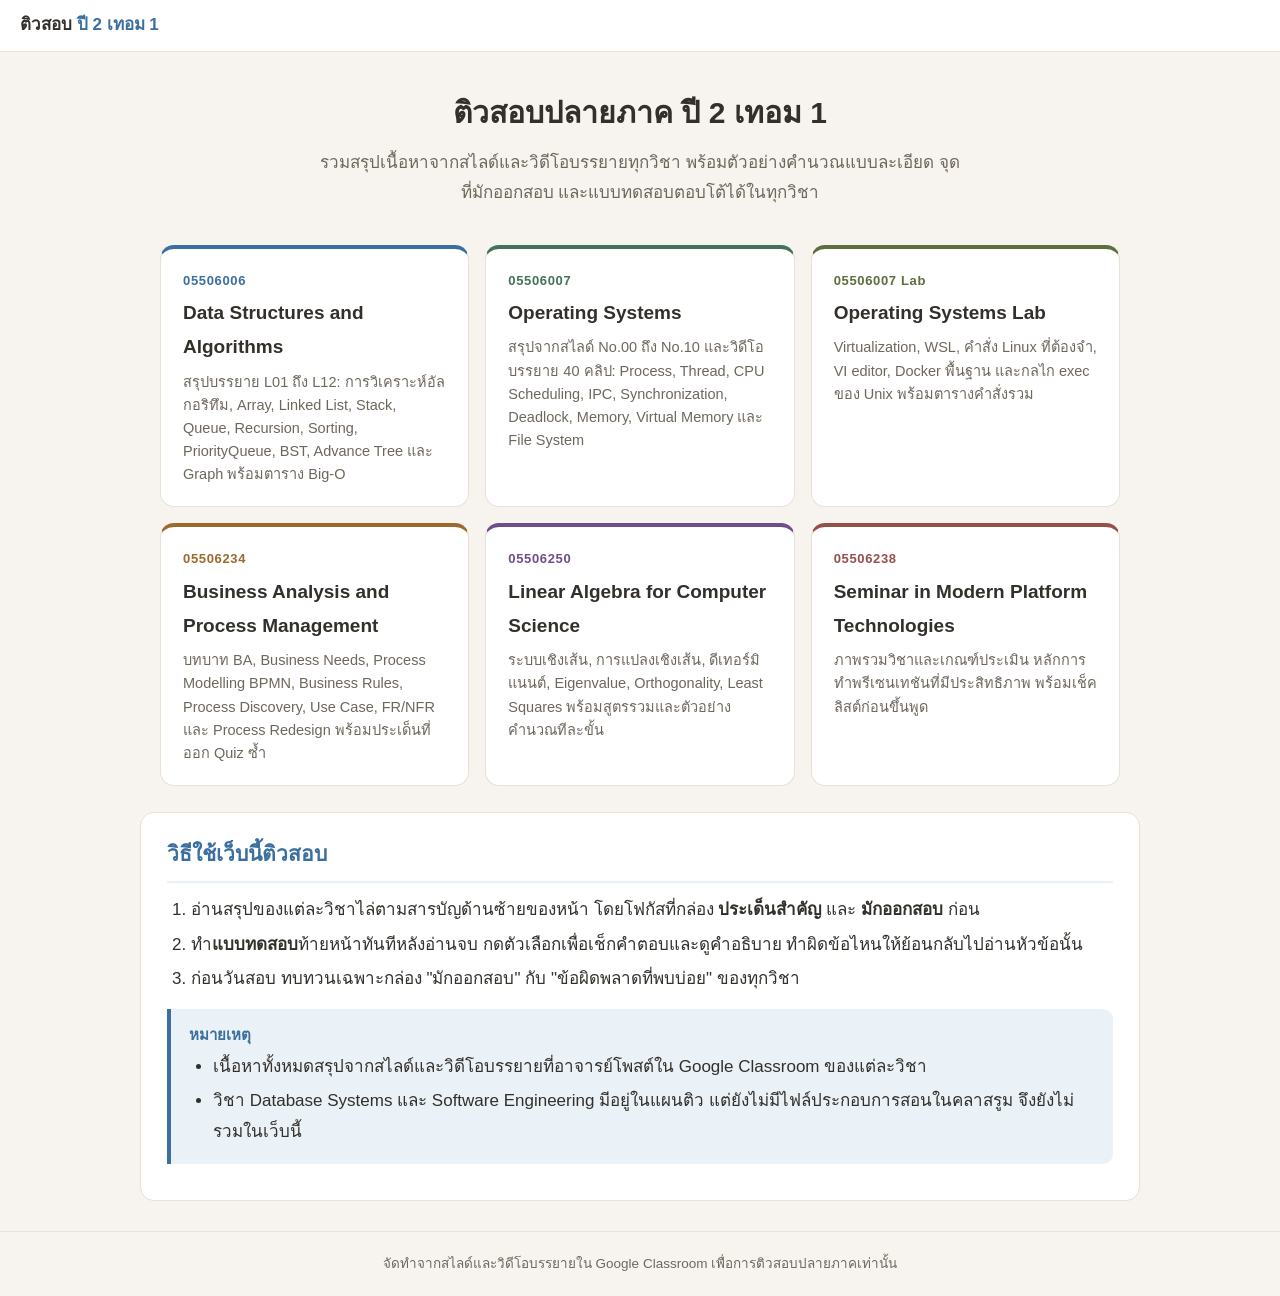
<file: index.html>
<!DOCTYPE html>
<html lang="th">
<head>
<meta charset="UTF-8">
<meta name="viewport" content="width=device-width, initial-scale=1.0">
<title>ติวสอบปลายภาค ปี 2 เทอม 1</title>
<link rel="stylesheet" href="assets/style.css">
</head>
<body>
<header class="topbar">
  <a class="brand" href="index.html">ติวสอบ <span>ปี 2 เทอม 1</span></a>
</header>

<div class="hero">
  <h1>ติวสอบปลายภาค ปี 2 เทอม 1</h1>
  <p>รวมสรุปเนื้อหาจากสไลด์และวิดีโอบรรยายทุกวิชา พร้อมตัวอย่างคำนวณแบบละเอียด จุดที่มักออกสอบ และแบบทดสอบตอบโต้ได้ในทุกวิชา</p>
</div>

<div class="subject-grid">
  <a class="subject-card" href="dsa.html" style="--sc:#3B6FA0">
    <div class="code">05506006</div>
    <h2>Data Structures and Algorithms</h2>
    <p>สรุปบรรยาย L01 ถึง L12: การวิเคราะห์อัลกอริทึม, Array, Linked List, Stack, Queue, Recursion, Sorting, PriorityQueue, BST, Advance Tree และ Graph พร้อมตาราง Big-O</p>
  </a>
  <a class="subject-card" href="os.html" style="--sc:#44725B">
    <div class="code">05506007</div>
    <h2>Operating Systems</h2>
    <p>สรุปจากสไลด์ No.00 ถึง No.10 และวิดีโอบรรยาย 40 คลิป: Process, Thread, CPU Scheduling, IPC, Synchronization, Deadlock, Memory, Virtual Memory และ File System</p>
  </a>
  <a class="subject-card" href="oslab.html" style="--sc:#5E6E3F">
    <div class="code">05506007 Lab</div>
    <h2>Operating Systems Lab</h2>
    <p>Virtualization, WSL, คำสั่ง Linux ที่ต้องจำ, VI editor, Docker พื้นฐาน และกลไก exec ของ Unix พร้อมตารางคำสั่งรวม</p>
  </a>
  <a class="subject-card" href="bpm.html" style="--sc:#9C6A2F">
    <div class="code">05506234</div>
    <h2>Business Analysis and Process Management</h2>
    <p>บทบาท BA, Business Needs, Process Modelling BPMN, Business Rules, Process Discovery, Use Case, FR/NFR และ Process Redesign พร้อมประเด็นที่ออก Quiz ซ้ำ</p>
  </a>
  <a class="subject-card" href="linear.html" style="--sc:#6F4E8C">
    <div class="code">05506250</div>
    <h2>Linear Algebra for Computer Science</h2>
    <p>ระบบเชิงเส้น, การแปลงเชิงเส้น, ดีเทอร์มิแนนต์, Eigenvalue, Orthogonality, Least Squares พร้อมสูตรรวมและตัวอย่างคำนวณทีละขั้น</p>
  </a>
  <a class="subject-card" href="seminar.html" style="--sc:#96504C">
    <div class="code">05506238</div>
    <h2>Seminar in Modern Platform Technologies</h2>
    <p>ภาพรวมวิชาและเกณฑ์ประเมิน หลักการทำพรีเซนเทชันที่มีประสิทธิภาพ พร้อมเช็คลิสต์ก่อนขึ้นพูด</p>
  </a>
</div>

<section class="card" style="max-width:1000px;margin:0 auto 30px;">
  <h2>วิธีใช้เว็บนี้ติวสอบ</h2>
  <ol>
    <li>อ่านสรุปของแต่ละวิชาไล่ตามสารบัญด้านซ้ายของหน้า โดยโฟกัสที่กล่อง <strong>ประเด็นสำคัญ</strong> และ <strong>มักออกสอบ</strong> ก่อน</li>
    <li>ทำ<strong>แบบทดสอบ</strong>ท้ายหน้าทันทีหลังอ่านจบ กดตัวเลือกเพื่อเช็กคำตอบและดูคำอธิบาย ทำผิดข้อไหนให้ย้อนกลับไปอ่านหัวข้อนั้น</li>
    <li>ก่อนวันสอบ ทบทวนเฉพาะกล่อง "มักออกสอบ" กับ "ข้อผิดพลาดที่พบบ่อย" ของทุกวิชา</li>
  </ol>
  <div class="keypoints"><div class="kp-title">หมายเหตุ</div>
    <ul>
      <li>เนื้อหาทั้งหมดสรุปจากสไลด์และวิดีโอบรรยายที่อาจารย์โพสต์ใน Google Classroom ของแต่ละวิชา</li>
      <li>วิชา Database Systems และ Software Engineering มีอยู่ในแผนติว แต่ยังไม่มีไฟล์ประกอบการสอนในคลาสรูม จึงยังไม่รวมในเว็บนี้</li>
    </ul>
  </div>
</section>

<footer class="site-footer">จัดทำจากสไลด์และวิดีโอบรรยายใน Google Classroom เพื่อการติวสอบปลายภาคเท่านั้น</footer>
</body>
</html>
</file>
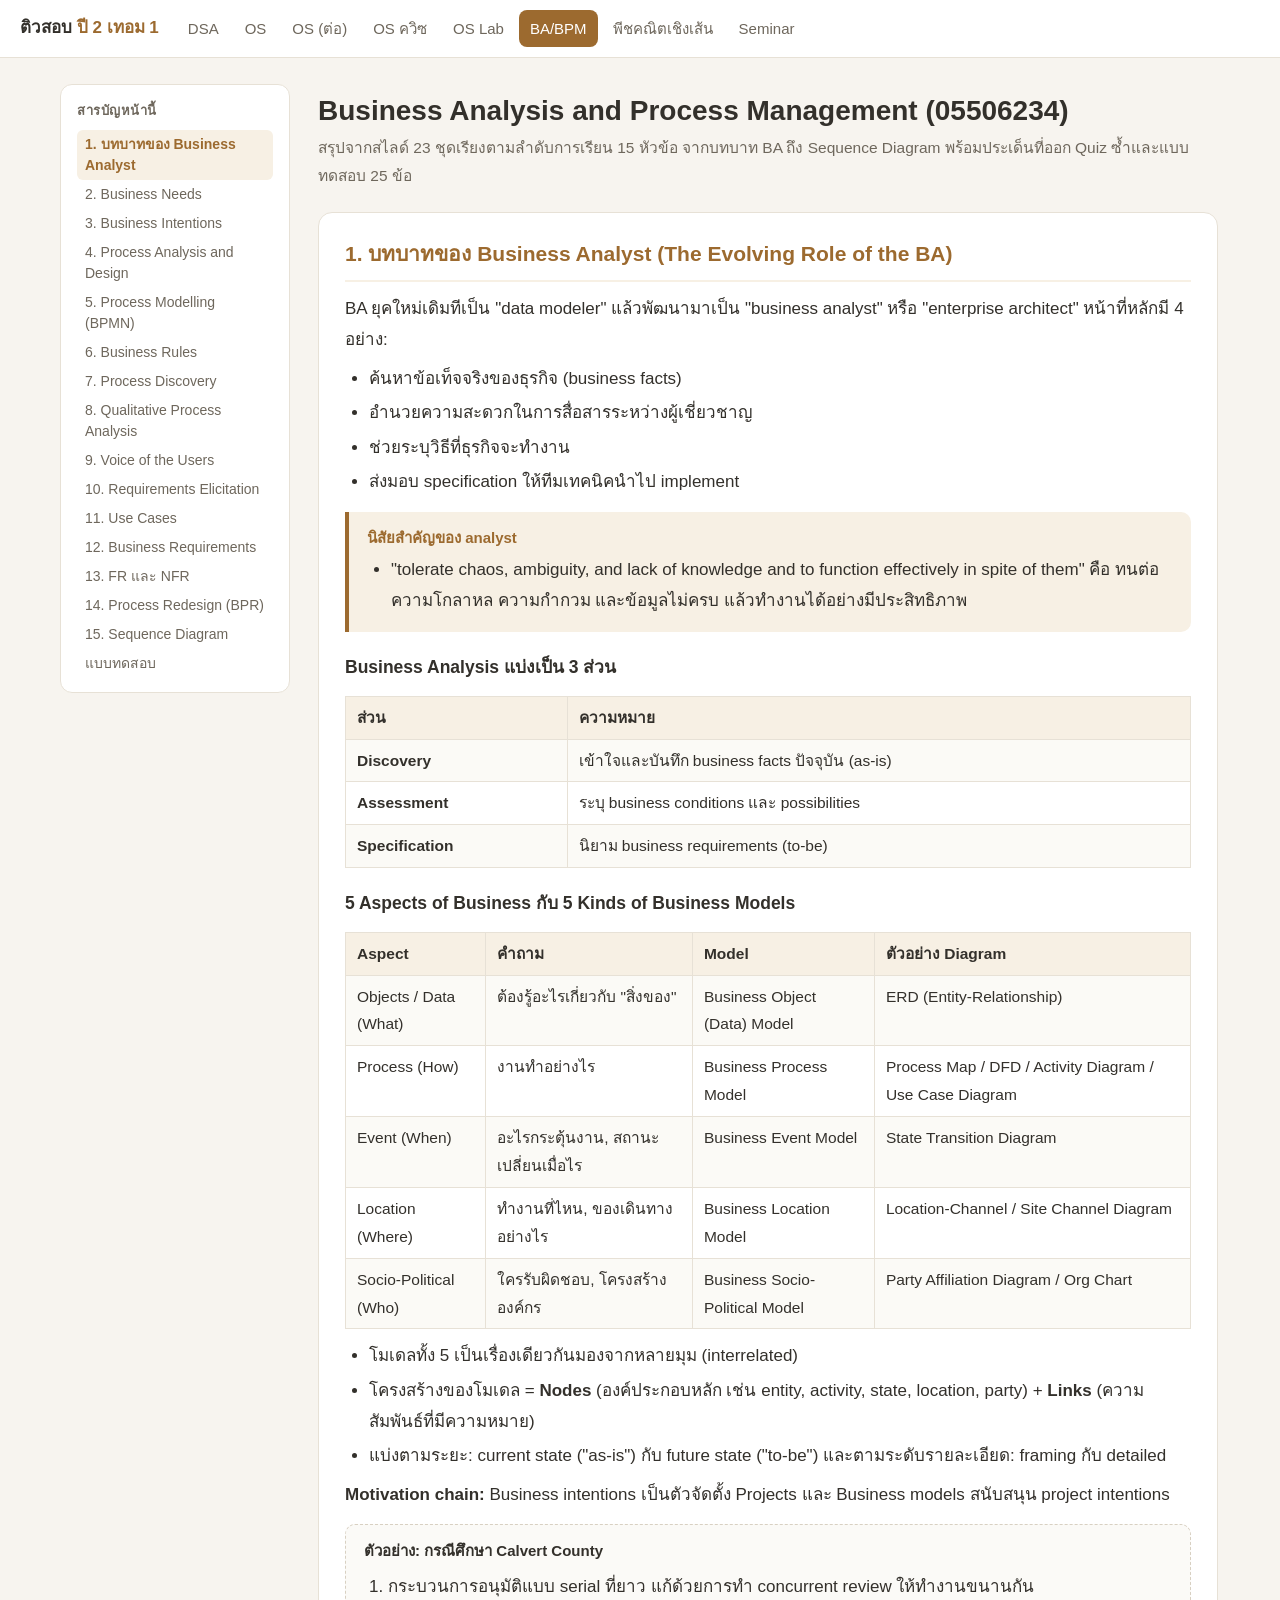
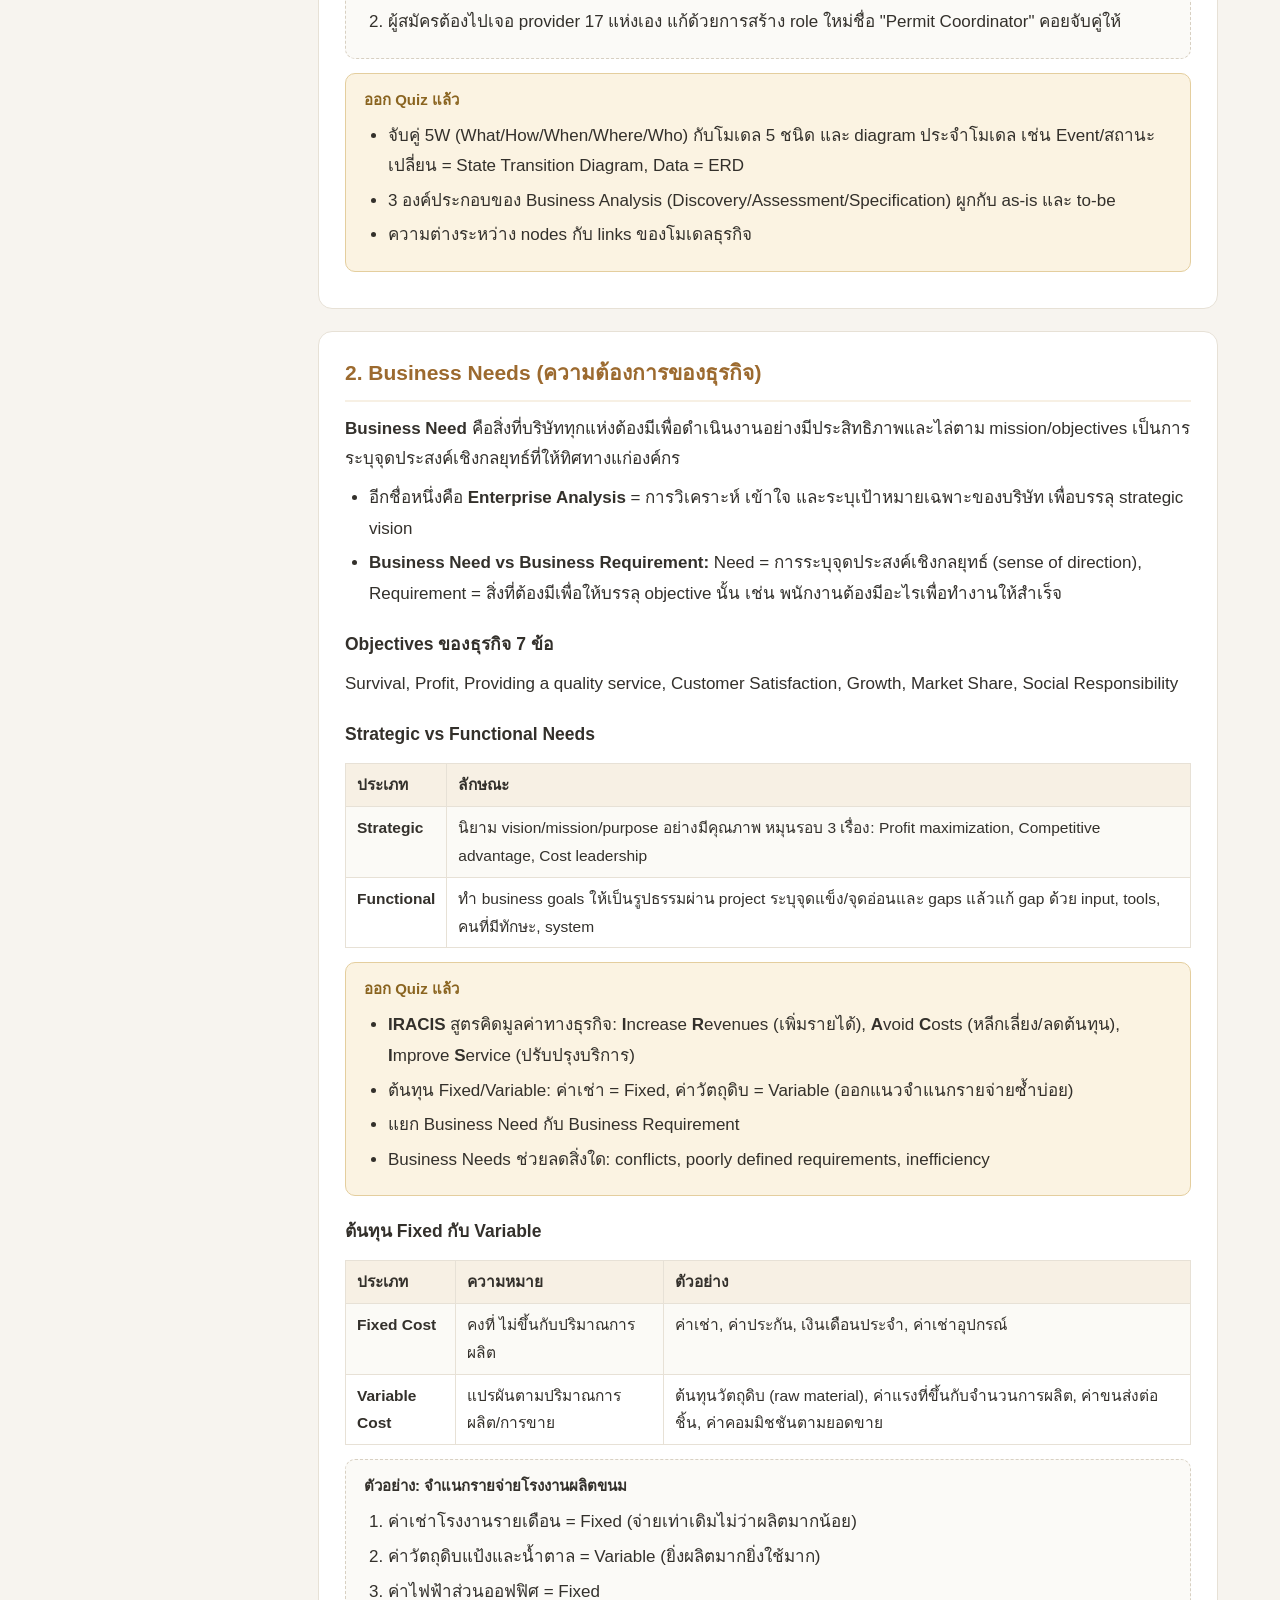
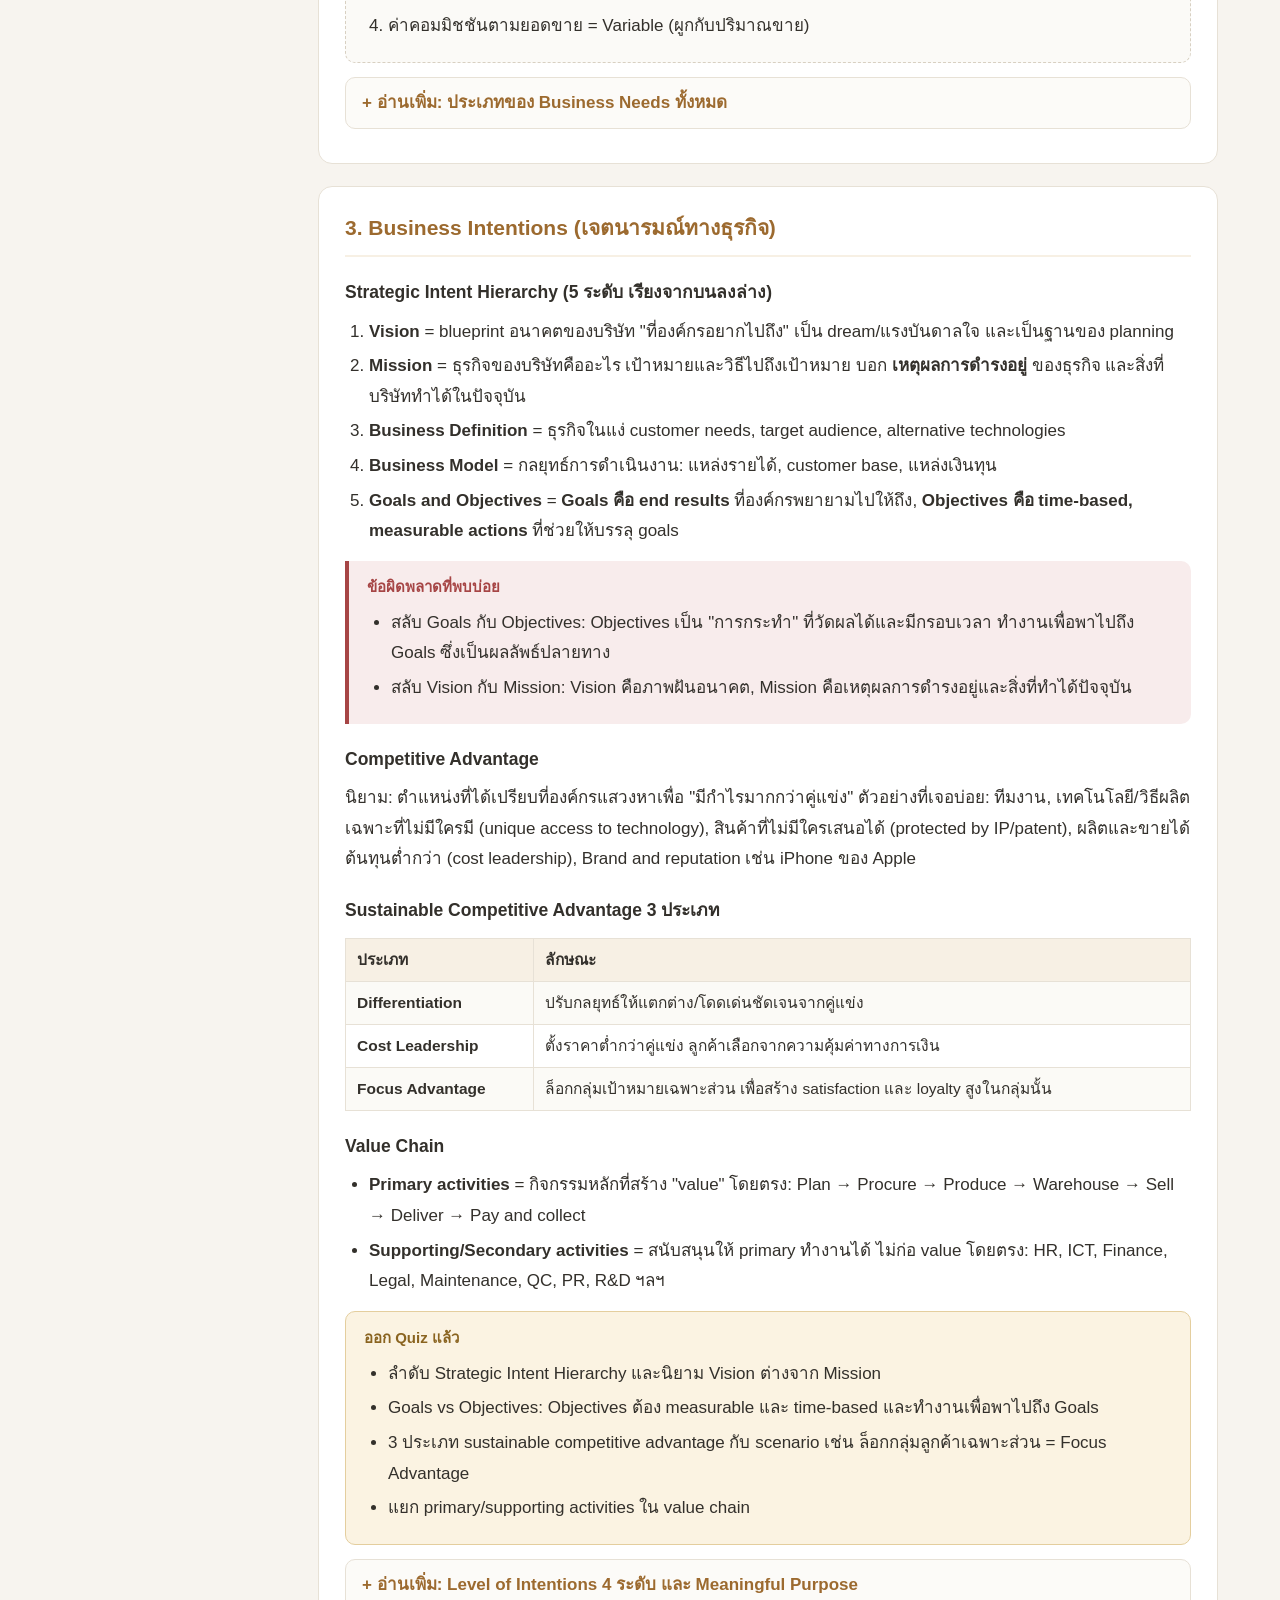
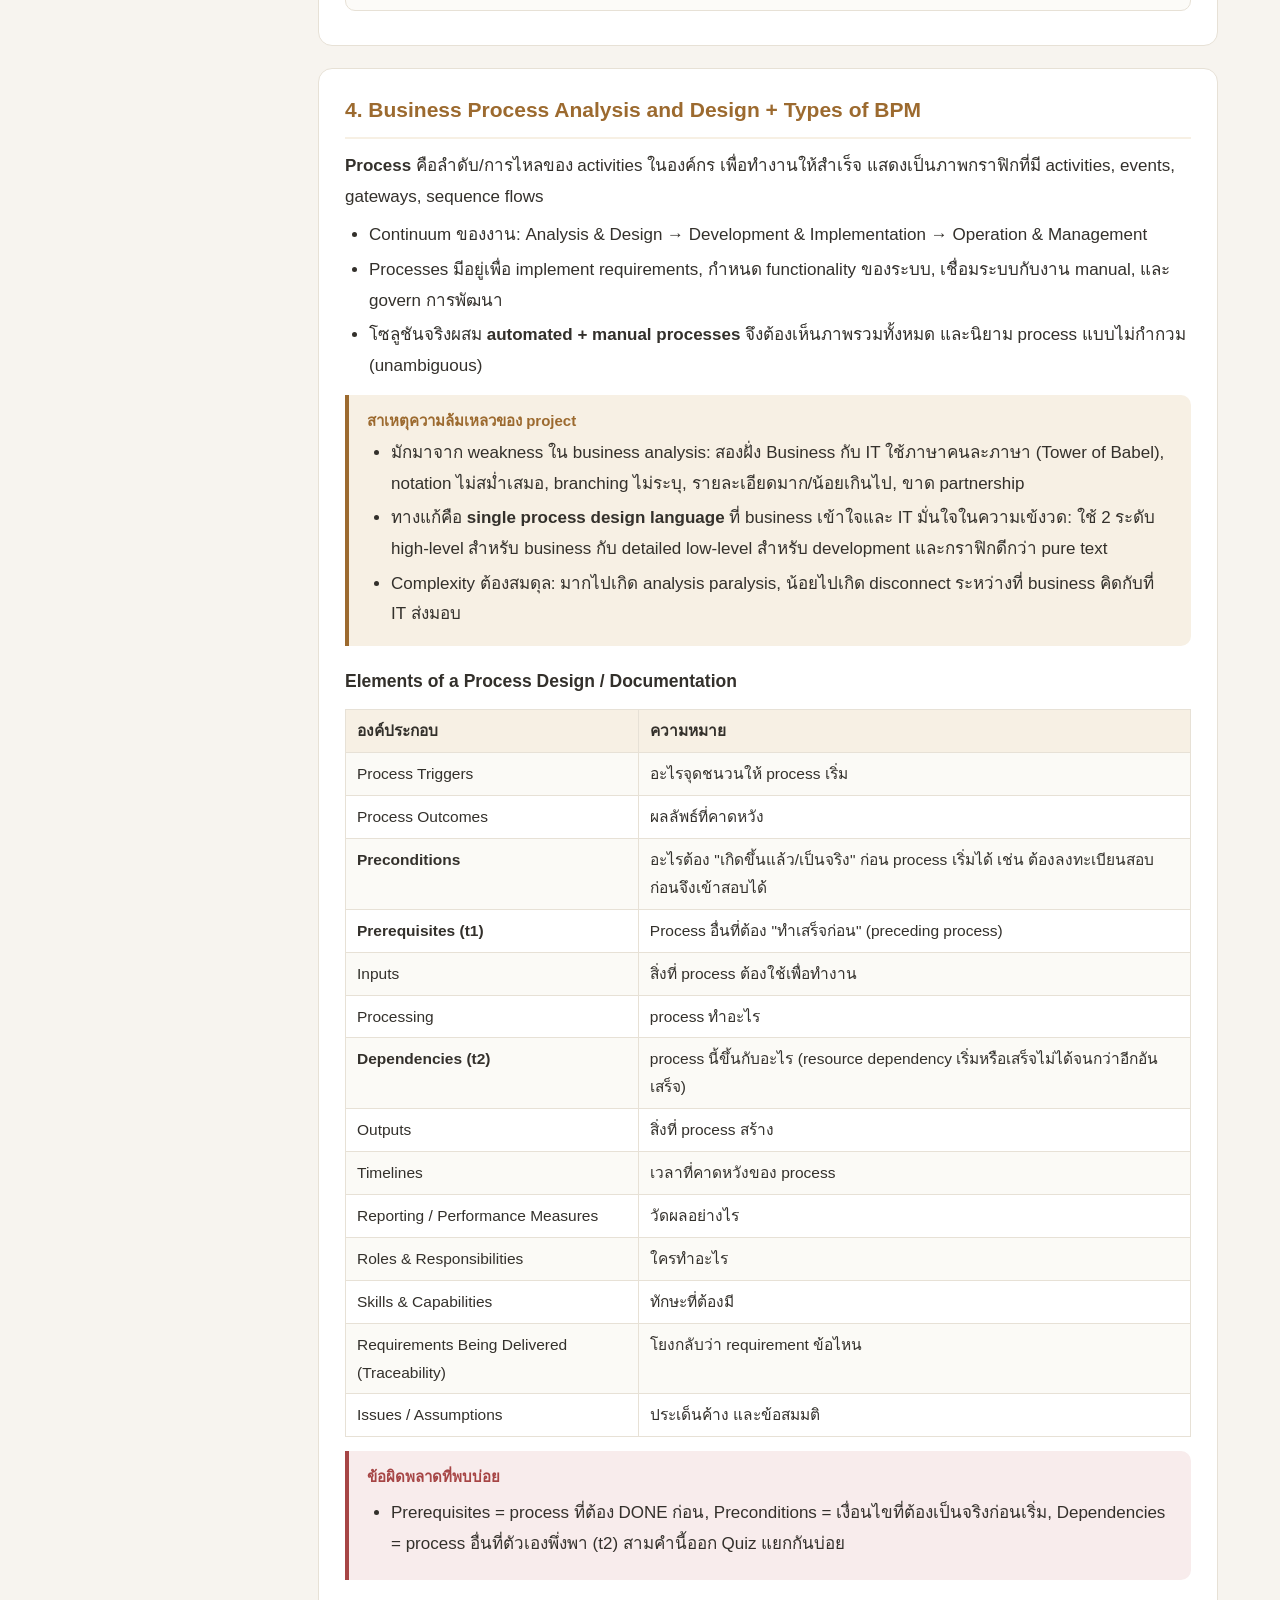
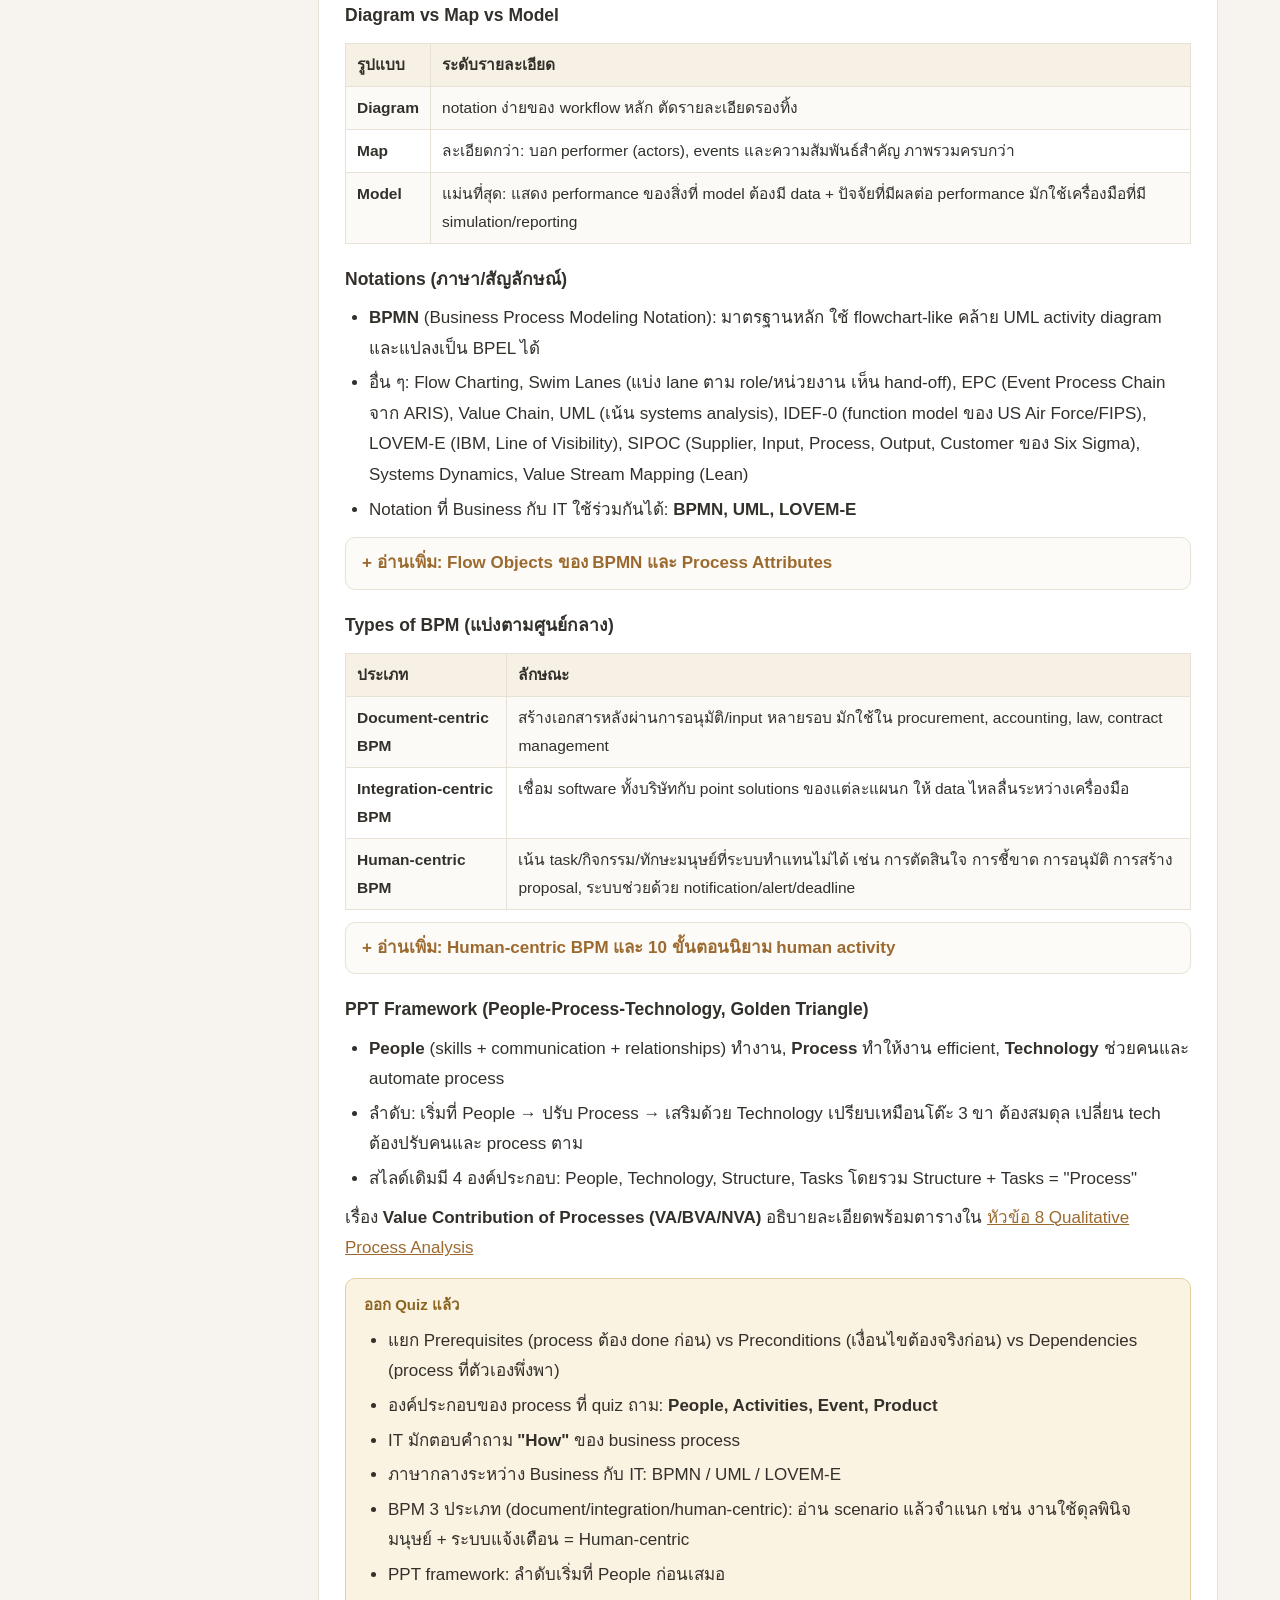
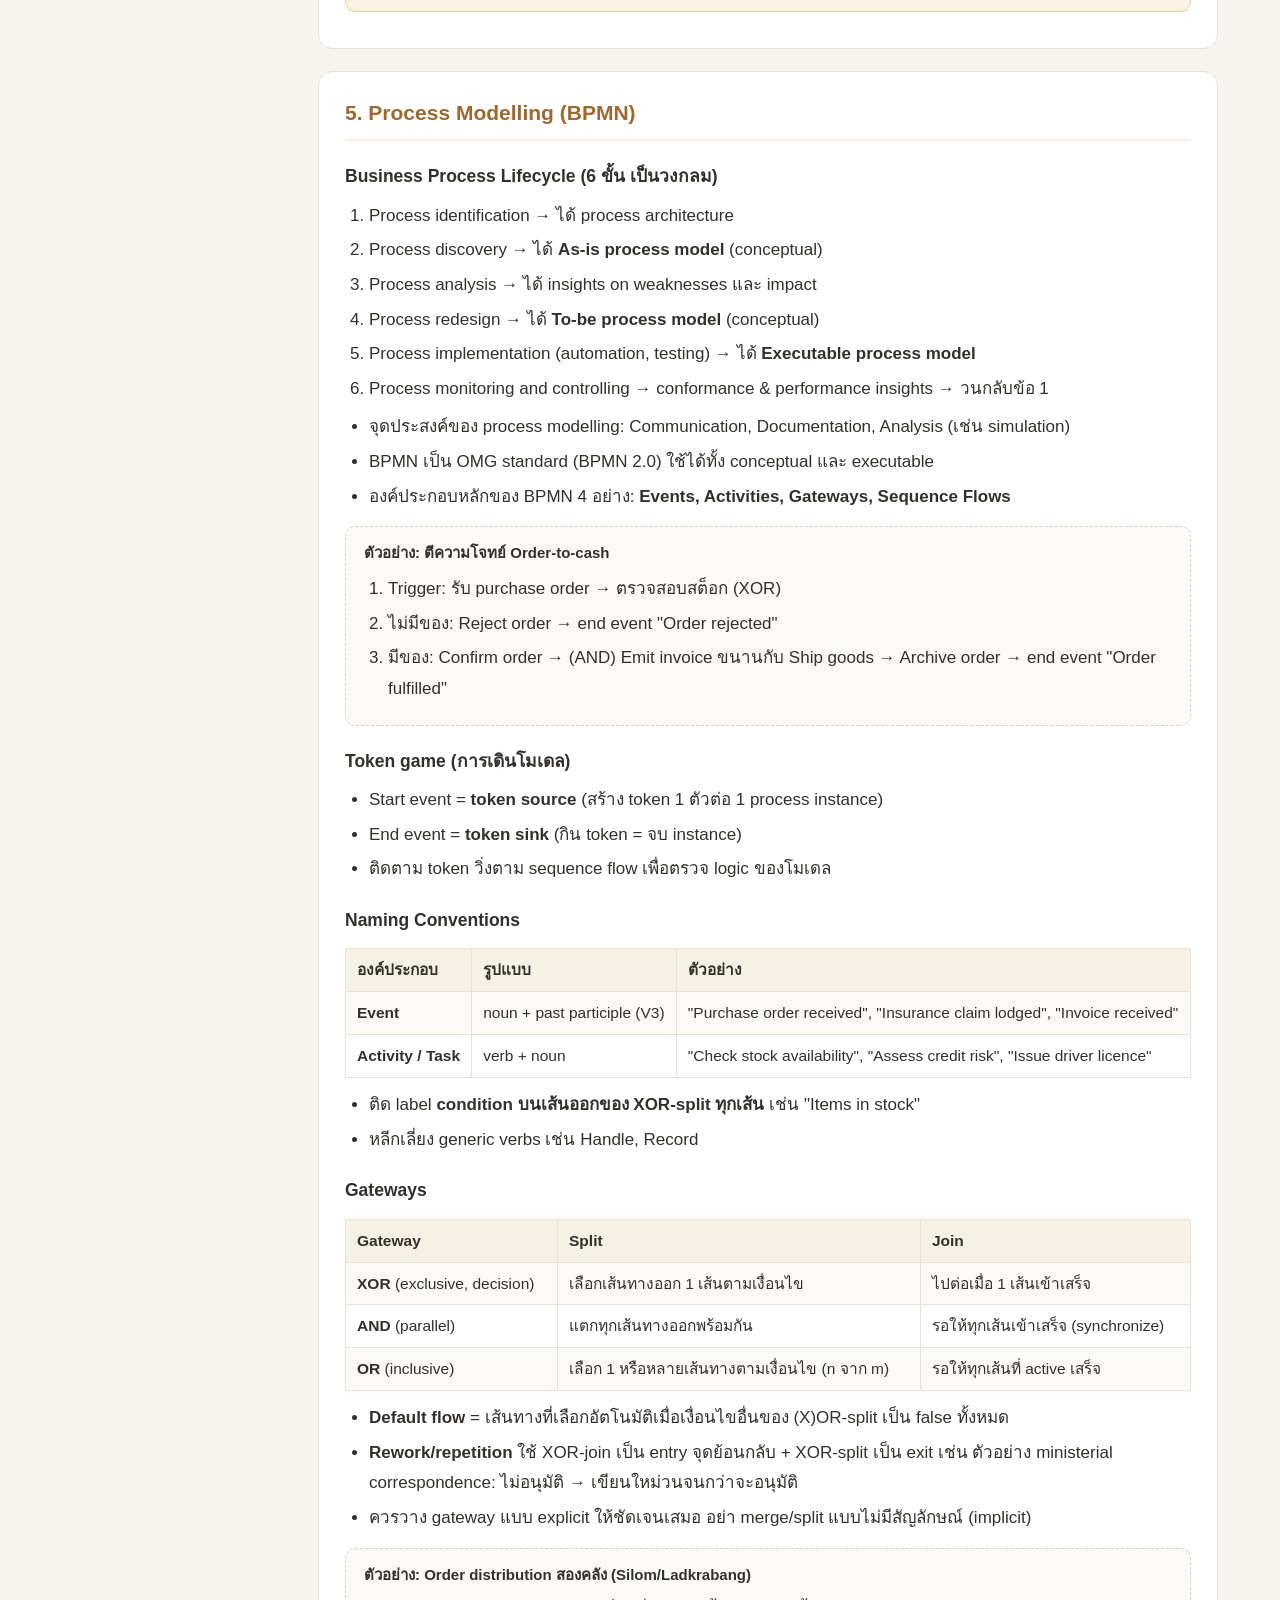
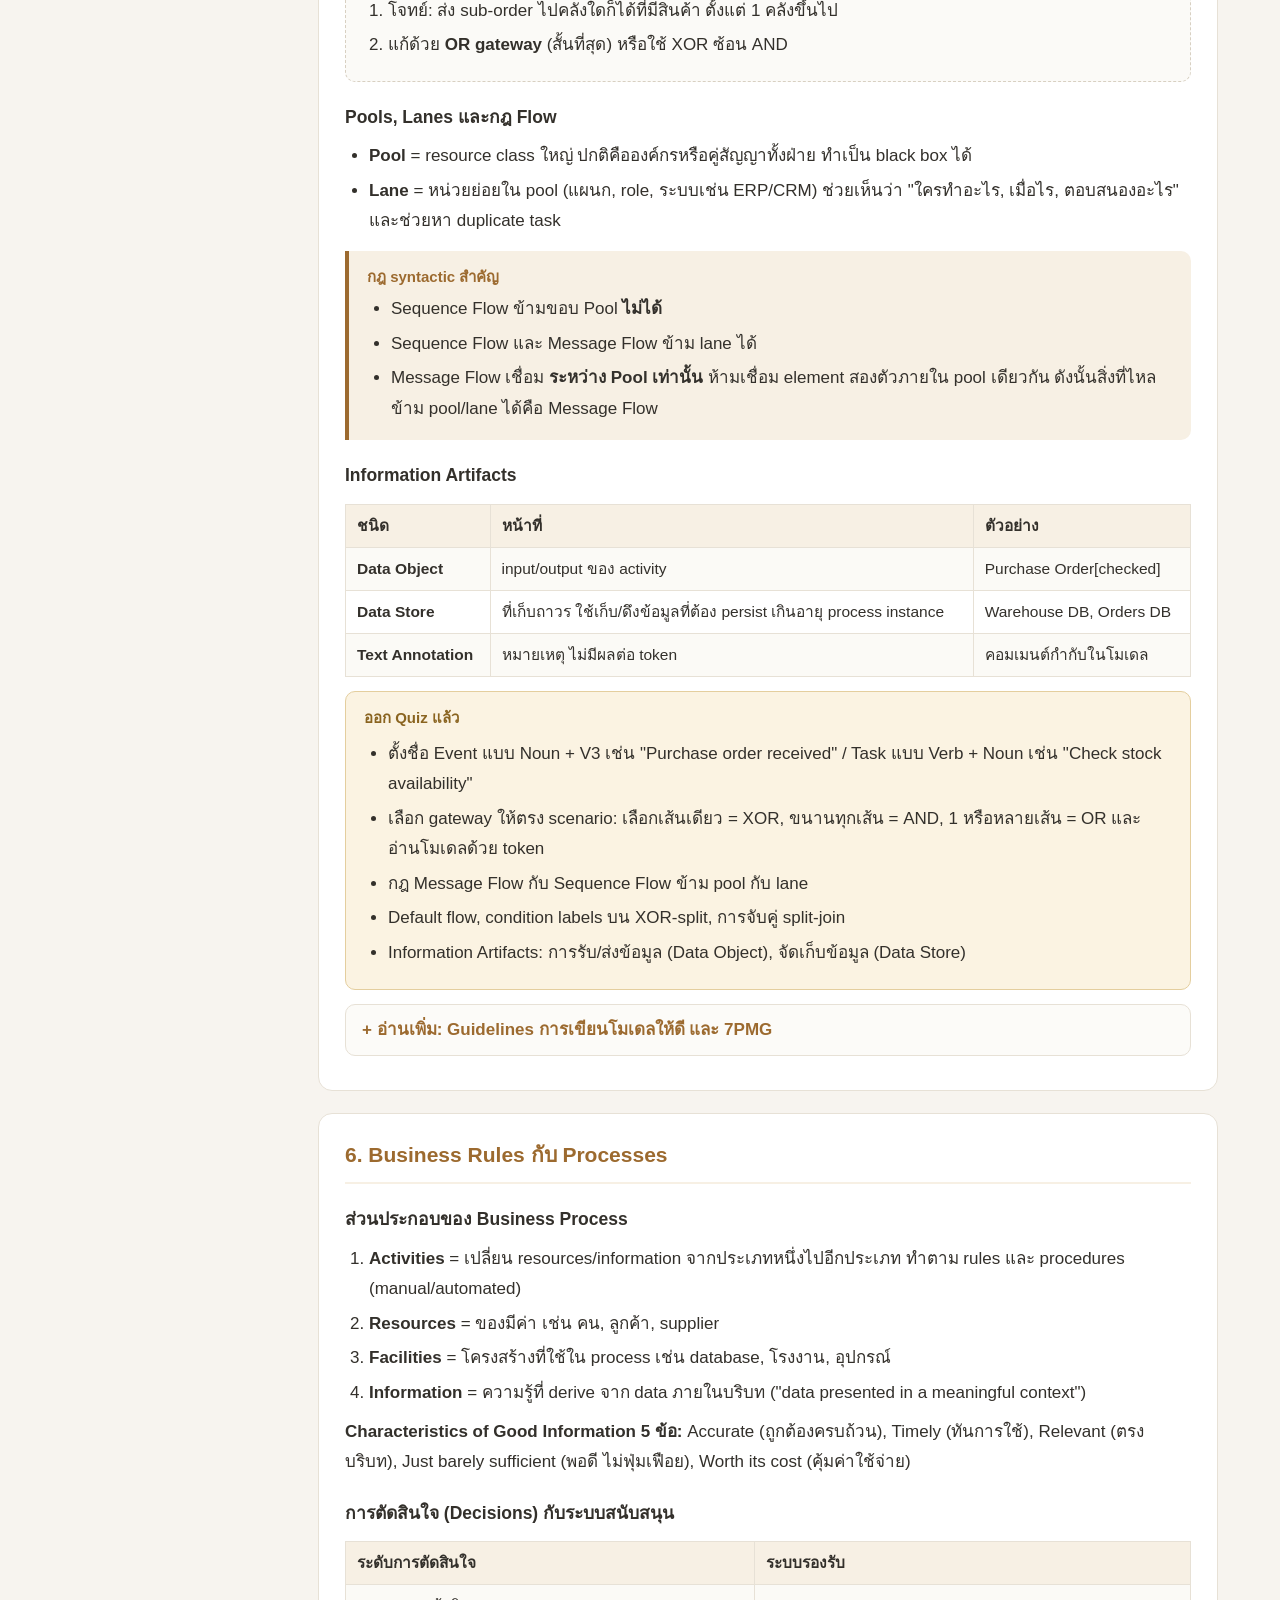
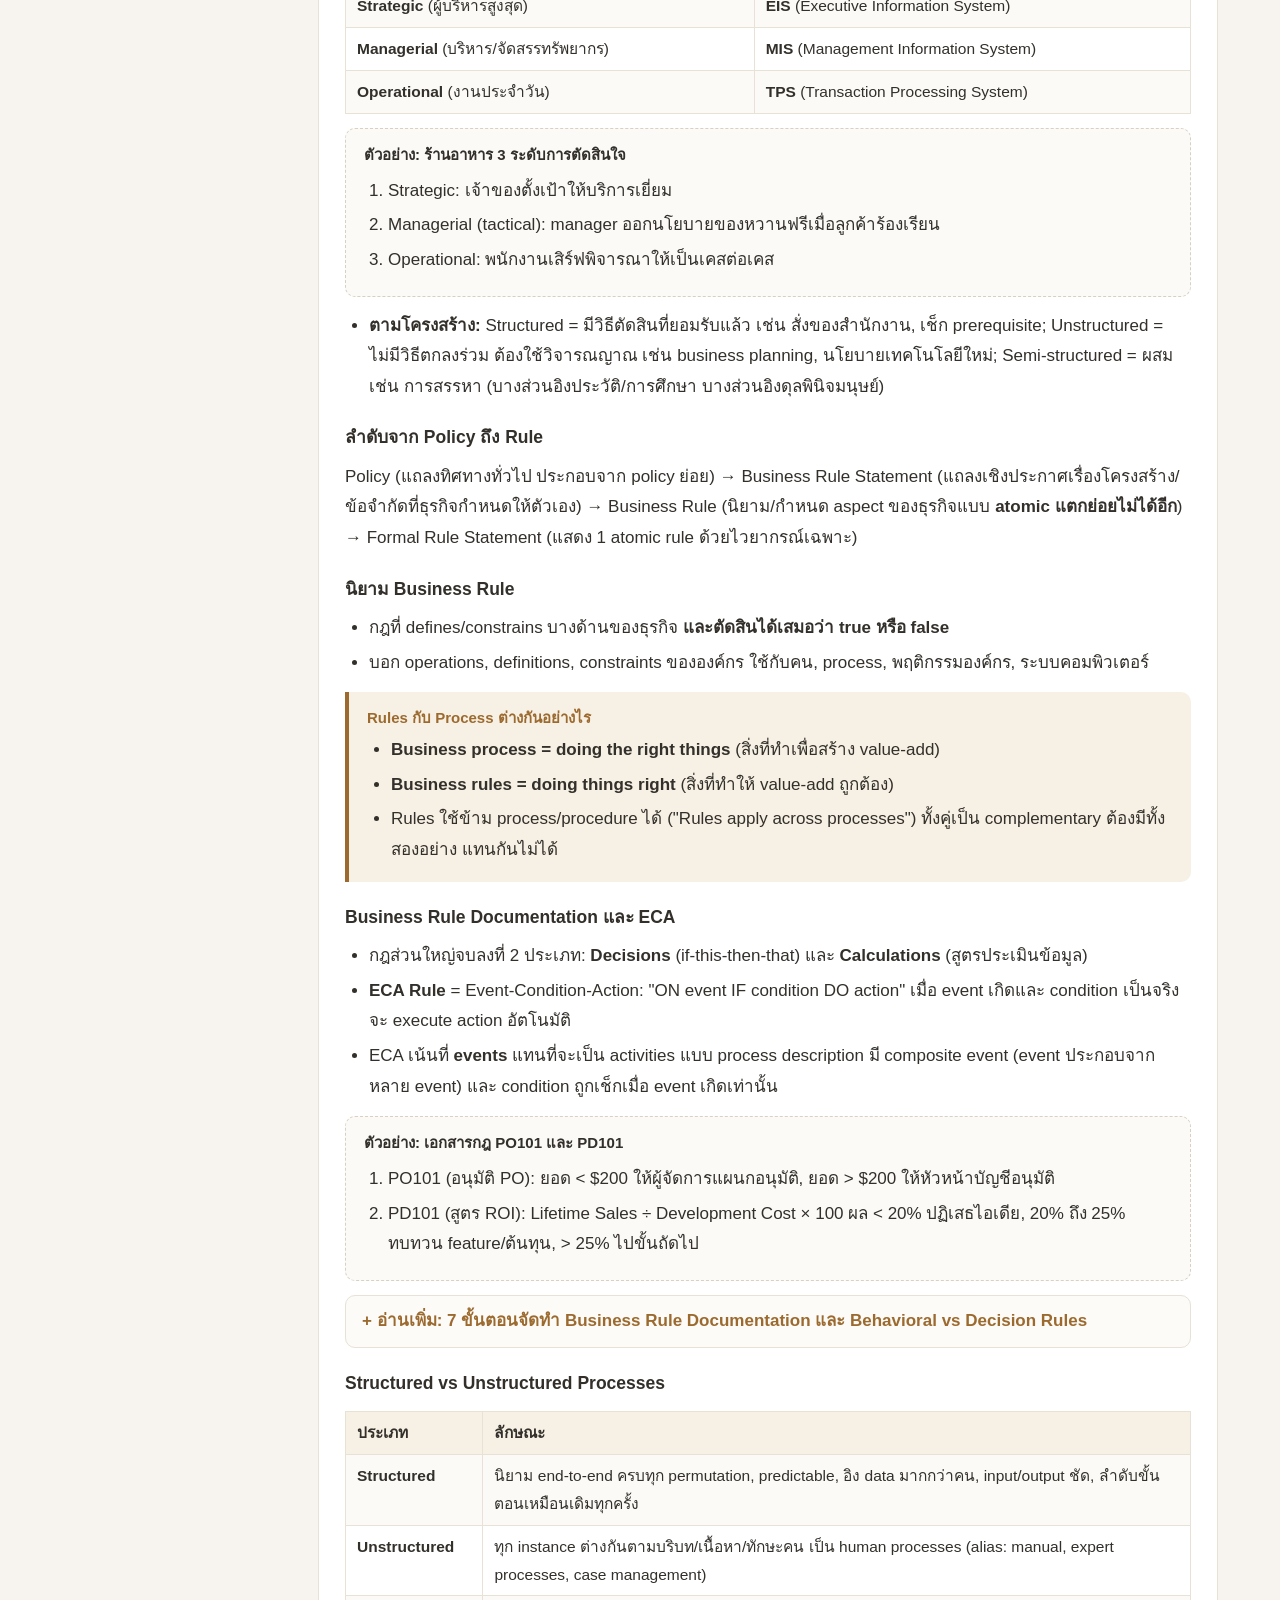
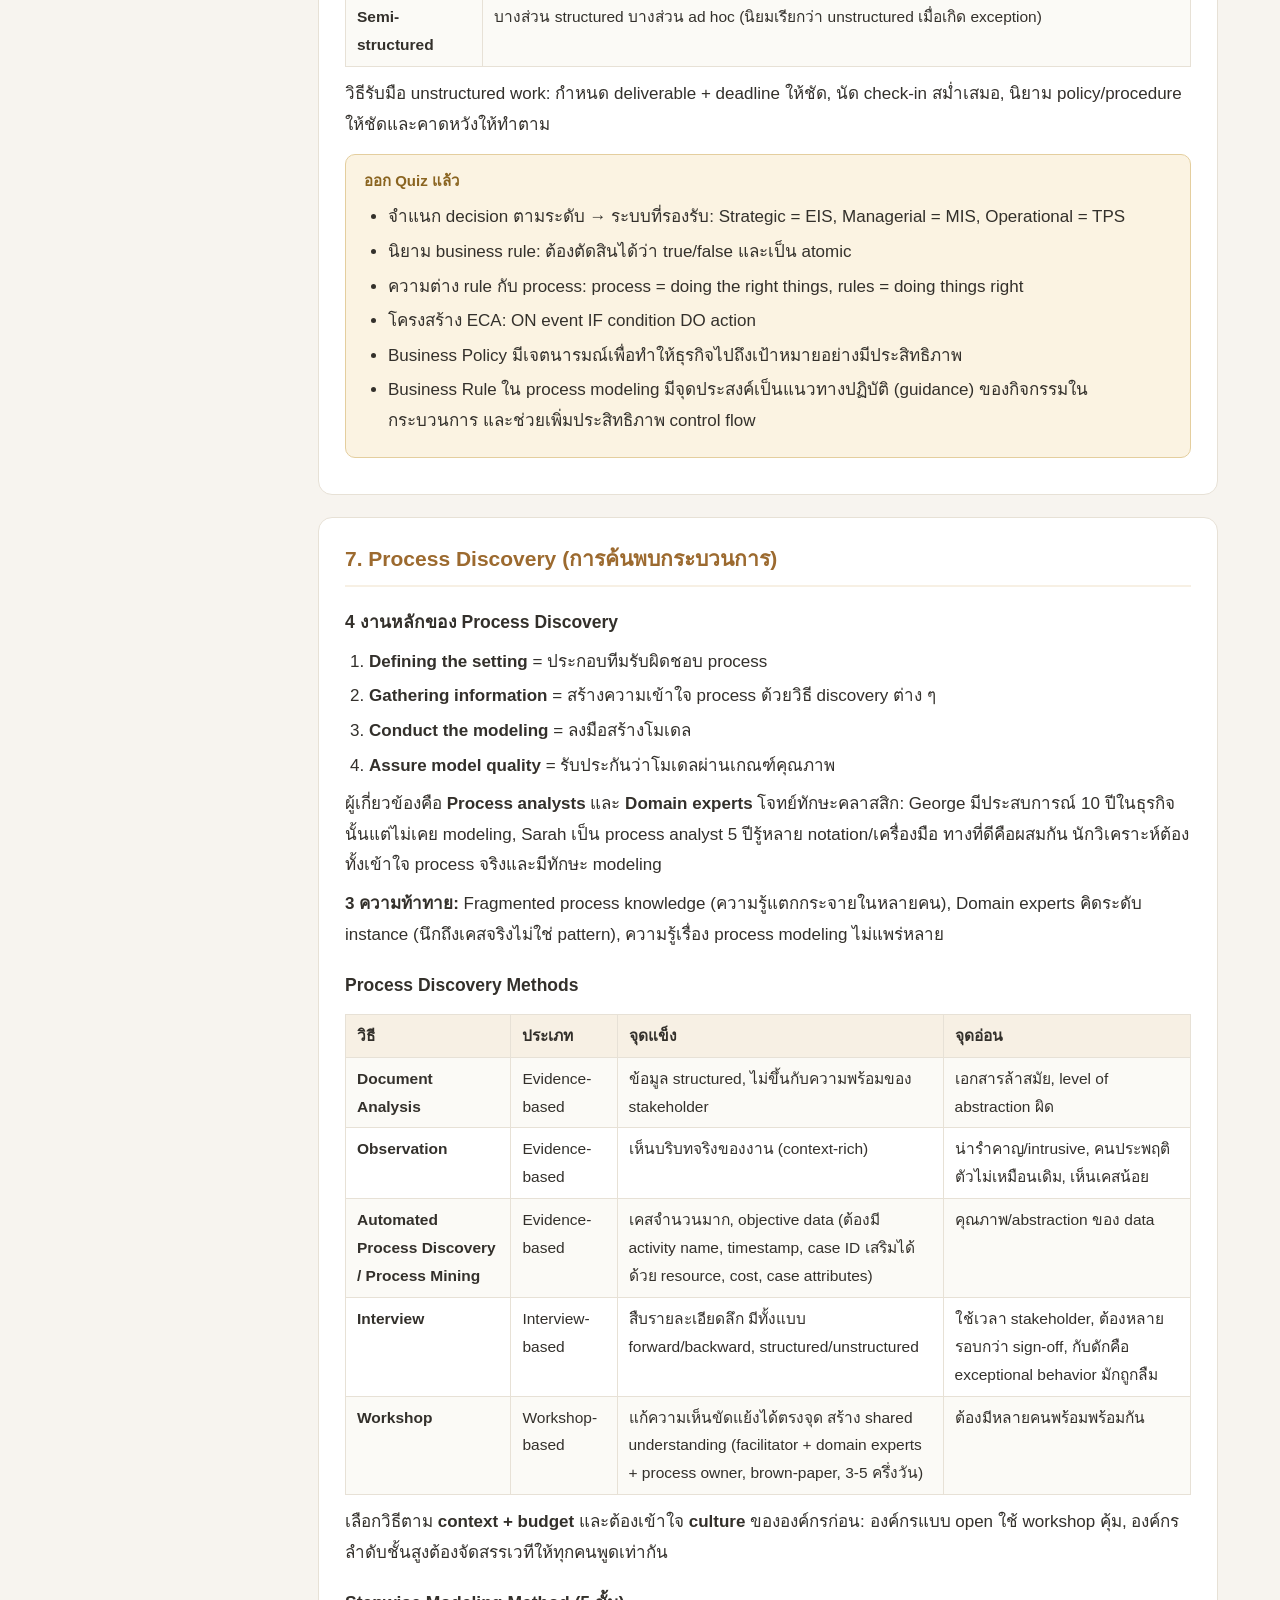
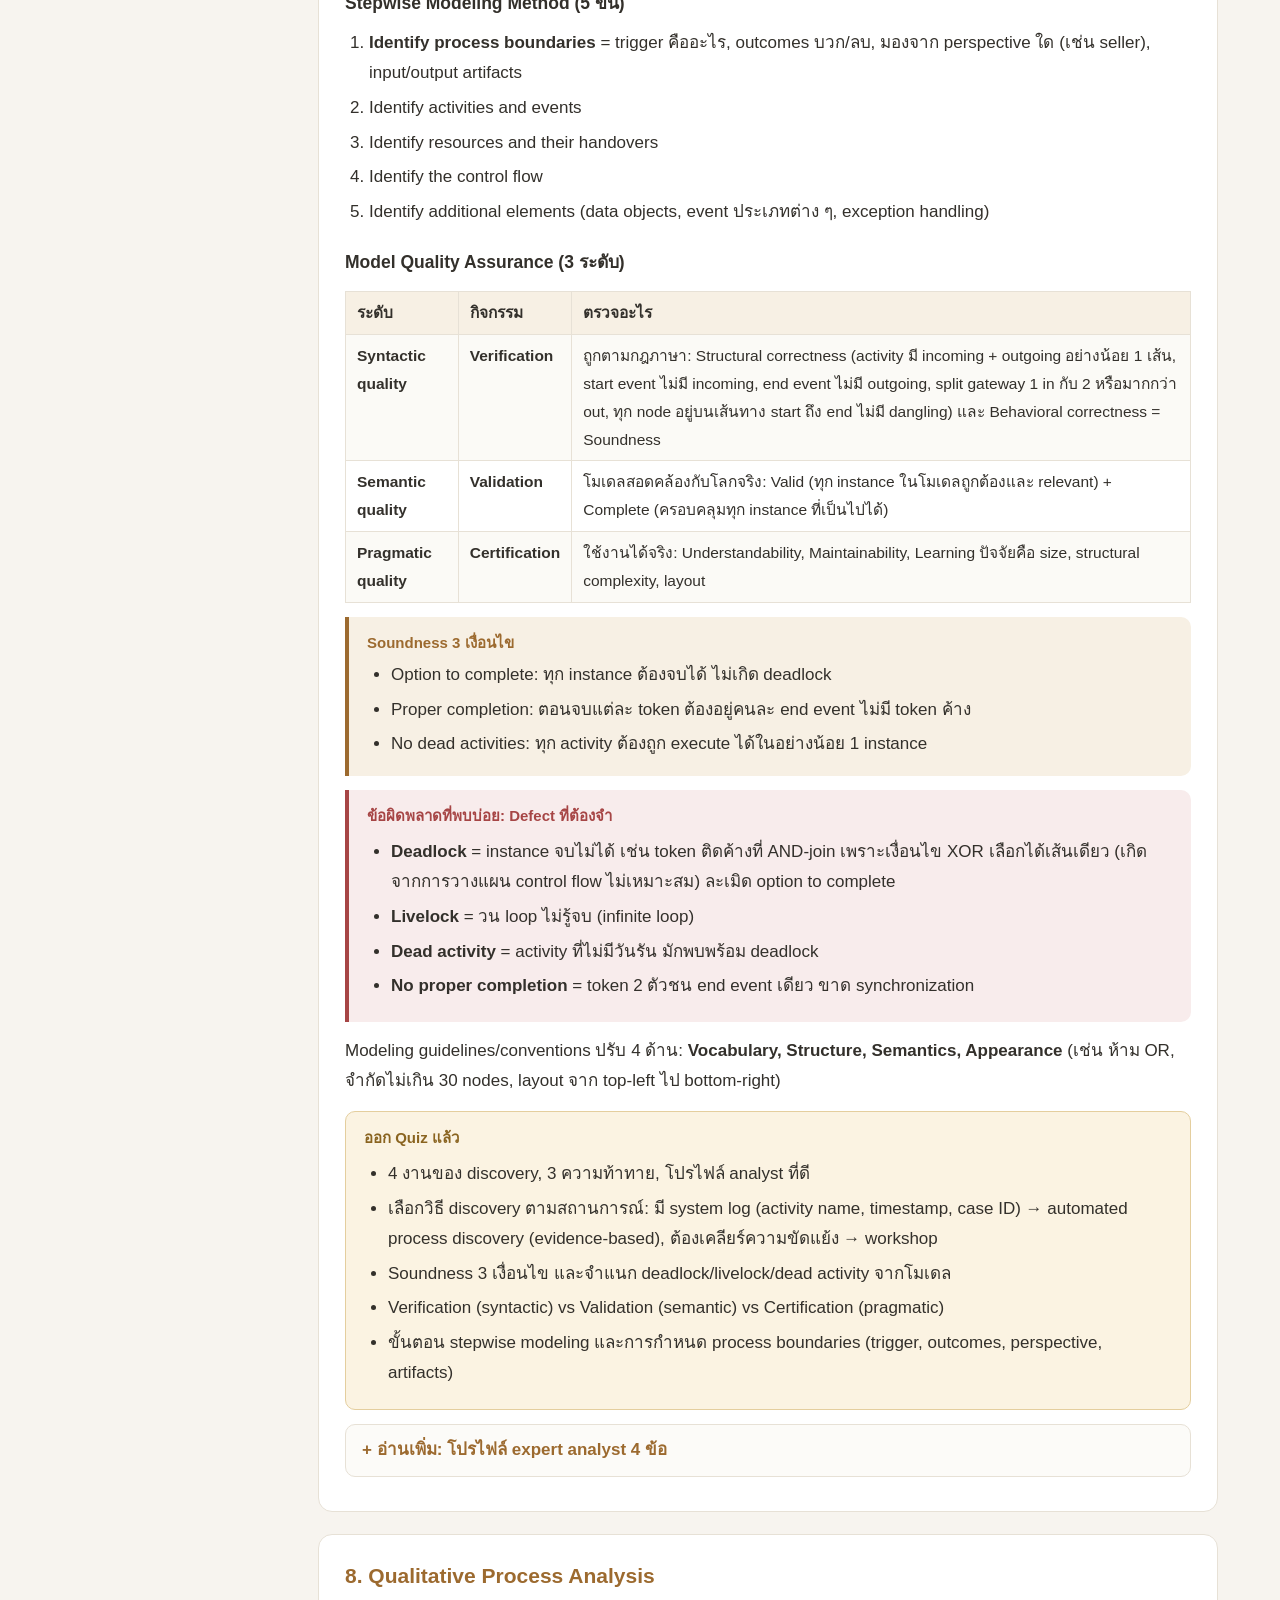
<file: bpm.html>
<!DOCTYPE html>
<html lang="th">
<head>
<meta charset="UTF-8">
<meta name="viewport" content="width=device-width, initial-scale=1.0">
<title>BA/BPM: Business Analysis and Process Management | ติวสอบ ปี 2 เทอม 1</title>
<link rel="stylesheet" href="assets/style.css">
</head>
<body data-subject="bpm">
<header class="topbar">
  <a class="brand" href="index.html">ติวสอบ <span>ปี 2 เทอม 1</span></a>
  <nav class="subject-nav">
    <a href="dsa.html">DSA</a>
    <a href="os.html">OS</a>
    <a href="os-2.html">OS (ต่อ)</a>
    <a href="os-quiz.html">OS ควิซ</a>
    <a href="oslab.html">OS Lab</a>
    <a href="bpm.html" class="active">BA/BPM</a>
    <a href="linear.html">พีชคณิตเชิงเส้น</a>
    <a href="seminar.html">Seminar</a>
  </nav>
</header>
<div class="layout">
  <aside class="toc">
    <div class="toc-title">สารบัญหน้านี้</div>
    <a href="#sec1">1. บทบาทของ Business Analyst</a>
    <a href="#sec2">2. Business Needs</a>
    <a href="#sec3">3. Business Intentions</a>
    <a href="#sec4">4. Process Analysis and Design</a>
    <a href="#sec5">5. Process Modelling (BPMN)</a>
    <a href="#sec6">6. Business Rules</a>
    <a href="#sec7">7. Process Discovery</a>
    <a href="#sec8">8. Qualitative Process Analysis</a>
    <a href="#sec9">9. Voice of the Users</a>
    <a href="#sec10">10. Requirements Elicitation</a>
    <a href="#sec11">11. Use Cases</a>
    <a href="#sec12">12. Business Requirements</a>
    <a href="#sec13">13. FR และ NFR</a>
    <a href="#sec14">14. Process Redesign (BPR)</a>
    <a href="#sec15">15. Sequence Diagram</a>
    <a href="#quiz">แบบทดสอบ</a>
  </aside>
  <main>
    <article>
      <h1>Business Analysis and Process Management (05506234)</h1>
      <p class="page-sub">สรุปจากสไลด์ 23 ชุดเรียงตามลำดับการเรียน 15 หัวข้อ จากบทบาท BA ถึง Sequence Diagram พร้อมประเด็นที่ออก Quiz ซ้ำและแบบทดสอบ 25 ข้อ</p>

      <section id="sec1" class="card">
        <h2>1. บทบาทของ Business Analyst (The Evolving Role of the BA)</h2>
        <p>BA ยุคใหม่เดิมทีเป็น "data modeler" แล้วพัฒนามาเป็น "business analyst" หรือ "enterprise architect" หน้าที่หลักมี 4 อย่าง:</p>
        <ul>
          <li>ค้นหาข้อเท็จจริงของธุรกิจ (business facts)</li>
          <li>อำนวยความสะดวกในการสื่อสารระหว่างผู้เชี่ยวชาญ</li>
          <li>ช่วยระบุวิธีที่ธุรกิจจะทำงาน</li>
          <li>ส่งมอบ specification ให้ทีมเทคนิคนำไป implement</li>
        </ul>
        <div class="keypoints"><div class="kp-title">นิสัยสำคัญของ analyst</div>
          <ul>
            <li>"tolerate chaos, ambiguity, and lack of knowledge and to function effectively in spite of them" คือ ทนต่อความโกลาหล ความกำกวม และข้อมูลไม่ครบ แล้วทำงานได้อย่างมีประสิทธิภาพ</li>
          </ul>
        </div>
        <h3>Business Analysis แบ่งเป็น 3 ส่วน</h3>
        <table>
          <tr><th>ส่วน</th><th>ความหมาย</th></tr>
          <tr><td><strong>Discovery</strong></td><td>เข้าใจและบันทึก business facts ปัจจุบัน (as-is)</td></tr>
          <tr><td><strong>Assessment</strong></td><td>ระบุ business conditions และ possibilities</td></tr>
          <tr><td><strong>Specification</strong></td><td>นิยาม business requirements (to-be)</td></tr>
        </table>
        <h3>5 Aspects of Business กับ 5 Kinds of Business Models</h3>
        <table>
          <tr><th>Aspect</th><th>คำถาม</th><th>Model</th><th>ตัวอย่าง Diagram</th></tr>
          <tr><td>Objects / Data (What)</td><td>ต้องรู้อะไรเกี่ยวกับ "สิ่งของ"</td><td>Business Object (Data) Model</td><td>ERD (Entity-Relationship)</td></tr>
          <tr><td>Process (How)</td><td>งานทำอย่างไร</td><td>Business Process Model</td><td>Process Map / DFD / Activity Diagram / Use Case Diagram</td></tr>
          <tr><td>Event (When)</td><td>อะไรกระตุ้นงาน, สถานะเปลี่ยนเมื่อไร</td><td>Business Event Model</td><td>State Transition Diagram</td></tr>
          <tr><td>Location (Where)</td><td>ทำงานที่ไหน, ของเดินทางอย่างไร</td><td>Business Location Model</td><td>Location-Channel / Site Channel Diagram</td></tr>
          <tr><td>Socio-Political (Who)</td><td>ใครรับผิดชอบ, โครงสร้างองค์กร</td><td>Business Socio-Political Model</td><td>Party Affiliation Diagram / Org Chart</td></tr>
        </table>
        <ul>
          <li>โมเดลทั้ง 5 เป็นเรื่องเดียวกันมองจากหลายมุม (interrelated)</li>
          <li>โครงสร้างของโมเดล = <strong>Nodes</strong> (องค์ประกอบหลัก เช่น entity, activity, state, location, party) + <strong>Links</strong> (ความสัมพันธ์ที่มีความหมาย)</li>
          <li>แบ่งตามระยะ: current state ("as-is") กับ future state ("to-be") และตามระดับรายละเอียด: framing กับ detailed</li>
        </ul>
        <p><strong>Motivation chain:</strong> Business intentions เป็นตัวจัดตั้ง Projects และ Business models สนับสนุน project intentions</p>
        <div class="example"><div class="ex-title">ตัวอย่าง: กรณีศึกษา Calvert County</div>
          <ol>
            <li>กระบวนการอนุมัติแบบ serial ที่ยาว แก้ด้วยการทำ concurrent review ให้ทำงานขนานกัน</li>
            <li>ผู้สมัครต้องไปเจอ provider 17 แห่งเอง แก้ด้วยการสร้าง role ใหม่ชื่อ "Permit Coordinator" คอยจับคู่ให้</li>
          </ol>
        </div>
        <div class="exam-box"><div class="kp-title">ออก Quiz แล้ว</div>
          <ul>
            <li>จับคู่ 5W (What/How/When/Where/Who) กับโมเดล 5 ชนิด และ diagram ประจำโมเดล เช่น Event/สถานะเปลี่ยน = State Transition Diagram, Data = ERD</li>
            <li>3 องค์ประกอบของ Business Analysis (Discovery/Assessment/Specification) ผูกกับ as-is และ to-be</li>
            <li>ความต่างระหว่าง nodes กับ links ของโมเดลธุรกิจ</li>
          </ul>
        </div>
      </section>

      <section id="sec2" class="card">
        <h2>2. Business Needs (ความต้องการของธุรกิจ)</h2>
        <p><strong>Business Need</strong> คือสิ่งที่บริษัททุกแห่งต้องมีเพื่อดำเนินงานอย่างมีประสิทธิภาพและไล่ตาม mission/objectives เป็นการระบุจุดประสงค์เชิงกลยุทธ์ที่ให้ทิศทางแก่องค์กร</p>
        <ul>
          <li>อีกชื่อหนึ่งคือ <strong>Enterprise Analysis</strong> = การวิเคราะห์ เข้าใจ และระบุเป้าหมายเฉพาะของบริษัท เพื่อบรรลุ strategic vision</li>
          <li><strong>Business Need vs Business Requirement:</strong> Need = การระบุจุดประสงค์เชิงกลยุทธ์ (sense of direction), Requirement = สิ่งที่ต้องมีเพื่อให้บรรลุ objective นั้น เช่น พนักงานต้องมีอะไรเพื่อทำงานให้สำเร็จ</li>
        </ul>
        <h3>Objectives ของธุรกิจ 7 ข้อ</h3>
        <p>Survival, Profit, Providing a quality service, Customer Satisfaction, Growth, Market Share, Social Responsibility</p>
        <h3>Strategic vs Functional Needs</h3>
        <table>
          <tr><th>ประเภท</th><th>ลักษณะ</th></tr>
          <tr><td><strong>Strategic</strong></td><td>นิยาม vision/mission/purpose อย่างมีคุณภาพ หมุนรอบ 3 เรื่อง: Profit maximization, Competitive advantage, Cost leadership</td></tr>
          <tr><td><strong>Functional</strong></td><td>ทำ business goals ให้เป็นรูปธรรมผ่าน project ระบุจุดแข็ง/จุดอ่อนและ gaps แล้วแก้ gap ด้วย input, tools, คนที่มีทักษะ, system</td></tr>
        </table>
        <div class="exam-box"><div class="kp-title">ออก Quiz แล้ว</div>
          <ul>
            <li><strong>IRACIS</strong> สูตรคิดมูลค่าทางธุรกิจ: <strong>I</strong>ncrease <strong>R</strong>evenues (เพิ่มรายได้), <strong>A</strong>void <strong>C</strong>osts (หลีกเลี่ยง/ลดต้นทุน), <strong>I</strong>mprove <strong>S</strong>ervice (ปรับปรุงบริการ)</li>
            <li>ต้นทุน Fixed/Variable: ค่าเช่า = Fixed, ค่าวัตถุดิบ = Variable (ออกแนวจำแนกรายจ่ายซ้ำบ่อย)</li>
            <li>แยก Business Need กับ Business Requirement</li>
            <li>Business Needs ช่วยลดสิ่งใด: conflicts, poorly defined requirements, inefficiency</li>
          </ul>
        </div>
        <h3>ต้นทุน Fixed กับ Variable</h3>
        <table>
          <tr><th>ประเภท</th><th>ความหมาย</th><th>ตัวอย่าง</th></tr>
          <tr><td><strong>Fixed Cost</strong></td><td>คงที่ ไม่ขึ้นกับปริมาณการผลิต</td><td>ค่าเช่า, ค่าประกัน, เงินเดือนประจำ, ค่าเช่าอุปกรณ์</td></tr>
          <tr><td><strong>Variable Cost</strong></td><td>แปรผันตามปริมาณการผลิต/การขาย</td><td>ต้นทุนวัตถุดิบ (raw material), ค่าแรงที่ขึ้นกับจำนวนการผลิต, ค่าขนส่งต่อชิ้น, ค่าคอมมิชชันตามยอดขาย</td></tr>
        </table>
        <div class="example"><div class="ex-title">ตัวอย่าง: จำแนกรายจ่ายโรงงานผลิตขนม</div>
          <ol>
            <li>ค่าเช่าโรงงานรายเดือน = Fixed (จ่ายเท่าเดิมไม่ว่าผลิตมากน้อย)</li>
            <li>ค่าวัตถุดิบแป้งและน้ำตาล = Variable (ยิ่งผลิตมากยิ่งใช้มาก)</li>
            <li>ค่าไฟฟ้าส่วนออฟฟิศ = Fixed</li>
            <li>ค่าคอมมิชชันตามยอดขาย = Variable (ผูกกับปริมาณขาย)</li>
          </ol>
        </div>
        <details class="more"><summary>อ่านเพิ่ม: ประเภทของ Business Needs ทั้งหมด</summary>
          <div>Talent, Infrastructure, Knowledge, Tools, Financial, Facilities, Intellectual property, Market opportunity, Processes, Systems, Product &amp; service, Customer experience, Production plan, Human capital, Application, Data</div>
        </details>
      </section>

      <section id="sec3" class="card">
        <h2>3. Business Intentions (เจตนารมณ์ทางธุรกิจ)</h2>
        <h3>Strategic Intent Hierarchy (5 ระดับ เรียงจากบนลงล่าง)</h3>
        <ol>
          <li><strong>Vision</strong> = blueprint อนาคตของบริษัท "ที่องค์กรอยากไปถึง" เป็น dream/แรงบันดาลใจ และเป็นฐานของ planning</li>
          <li><strong>Mission</strong> = ธุรกิจของบริษัทคืออะไร เป้าหมายและวิธีไปถึงเป้าหมาย บอก <strong>เหตุผลการดำรงอยู่</strong> ของธุรกิจ และสิ่งที่บริษัททำได้ในปัจจุบัน</li>
          <li><strong>Business Definition</strong> = ธุรกิจในแง่ customer needs, target audience, alternative technologies</li>
          <li><strong>Business Model</strong> = กลยุทธ์การดำเนินงาน: แหล่งรายได้, customer base, แหล่งเงินทุน</li>
          <li><strong>Goals and Objectives</strong> = <strong>Goals คือ end results</strong> ที่องค์กรพยายามไปให้ถึง, <strong>Objectives คือ time-based, measurable actions</strong> ที่ช่วยให้บรรลุ goals</li>
        </ol>
        <div class="warn-box"><div class="kp-title">ข้อผิดพลาดที่พบบ่อย</div>
          <ul>
            <li>สลับ Goals กับ Objectives: Objectives เป็น "การกระทำ" ที่วัดผลได้และมีกรอบเวลา ทำงานเพื่อพาไปถึง Goals ซึ่งเป็นผลลัพธ์ปลายทาง</li>
            <li>สลับ Vision กับ Mission: Vision คือภาพฝันอนาคต, Mission คือเหตุผลการดำรงอยู่และสิ่งที่ทำได้ปัจจุบัน</li>
          </ul>
        </div>
        <h3>Competitive Advantage</h3>
        <p>นิยาม: ตำแหน่งที่ได้เปรียบที่องค์กรแสวงหาเพื่อ "มีกำไรมากกว่าคู่แข่ง" ตัวอย่างที่เจอบ่อย: ทีมงาน, เทคโนโลยี/วิธีผลิตเฉพาะที่ไม่มีใครมี (unique access to technology), สินค้าที่ไม่มีใครเสนอได้ (protected by IP/patent), ผลิตและขายได้ต้นทุนต่ำกว่า (cost leadership), Brand and reputation เช่น iPhone ของ Apple</p>
        <h3>Sustainable Competitive Advantage 3 ประเภท</h3>
        <table>
          <tr><th>ประเภท</th><th>ลักษณะ</th></tr>
          <tr><td><strong>Differentiation</strong></td><td>ปรับกลยุทธ์ให้แตกต่าง/โดดเด่นชัดเจนจากคู่แข่ง</td></tr>
          <tr><td><strong>Cost Leadership</strong></td><td>ตั้งราคาต่ำกว่าคู่แข่ง ลูกค้าเลือกจากความคุ้มค่าทางการเงิน</td></tr>
          <tr><td><strong>Focus Advantage</strong></td><td>ล็อกกลุ่มเป้าหมายเฉพาะส่วน เพื่อสร้าง satisfaction และ loyalty สูงในกลุ่มนั้น</td></tr>
        </table>
        <h3>Value Chain</h3>
        <ul>
          <li><strong>Primary activities</strong> = กิจกรรมหลักที่สร้าง "value" โดยตรง: Plan → Procure → Produce → Warehouse → Sell → Deliver → Pay and collect</li>
          <li><strong>Supporting/Secondary activities</strong> = สนับสนุนให้ primary ทำงานได้ ไม่ก่อ value โดยตรง: HR, ICT, Finance, Legal, Maintenance, QC, PR, R&amp;D ฯลฯ</li>
        </ul>
        <div class="exam-box"><div class="kp-title">ออก Quiz แล้ว</div>
          <ul>
            <li>ลำดับ Strategic Intent Hierarchy และนิยาม Vision ต่างจาก Mission</li>
            <li>Goals vs Objectives: Objectives ต้อง measurable และ time-based และทำงานเพื่อพาไปถึง Goals</li>
            <li>3 ประเภท sustainable competitive advantage กับ scenario เช่น ล็อกกลุ่มลูกค้าเฉพาะส่วน = Focus Advantage</li>
            <li>แยก primary/supporting activities ใน value chain</li>
          </ul>
        </div>
        <details class="more"><summary>อ่านเพิ่ม: Level of Intentions 4 ระดับ และ Meaningful Purpose</summary>
          <div>
            <p><strong>Level of Intentions (4 ระดับ)</strong></p>
            <ol>
              <li>Acting Intention: กำหนดว่าพนักงานหน้างาน (frontline) ควรทำงานอย่างไร</li>
              <li>Experience Theme: intention ที่องค์กรใช้ทรัพยากรออกแบบประสบการณ์ (experience design) ของ offering และครอบ acting intentions</li>
              <li>Strategic Intention: บริษัทวางแผนเปลี่ยนโครงสร้างโลกผ่านอุตสาหกรรมของตนอย่างไร เข้าใจว่าทำไมธุรกิจมีอยู่เหนือการหากำไร</li>
              <li>Meaningful Purpose: ทำสิ่งที่ต่างออกไปเพื่อรักษา competitive advantage ด้วยการ innovate เร็วกว่า ecosystem</li>
            </ol>
            <p><strong>Meaningful Purpose ต้องทำ 6 อย่าง:</strong> Enriches humanity, เสริมพลังคนในองค์กร, Align ผู้ร่วมงานทุกฝ่าย, เป็น two-edged sword (ใช้ตัดสิน in/out), ใช้ได้กับคนที่เลือกร่วม, concise evocative memorable</p>
            <p><strong>Value vs Effort:</strong> Value = revenue potential, Effort = ชั่วโมง/ทรัพยากร/การลงทุนที่ต้องใช้ ถ้า feature ใช้ effort สูงต้องให้ value สูงตามจึงคุ้ม</p>
            <p><strong>Business value ของ enterprise systems:</strong> ให้ข้อมูล firm-wide เพื่อการตัดสินใจ, เพิ่ม operational efficiency, ตอบ customer request ได้ไว, ผลิต/จัดซื้อ/ส่งในปริมาณที่ถูกต้อง, บังคับใช้มาตรฐาน, ผู้บริหารเห็นผลการดำเนินงานได้ทันที</p>
          </div>
        </details>
      </section>

      <section id="sec4" class="card">
        <h2>4. Business Process Analysis and Design + Types of BPM</h2>
        <p><strong>Process</strong> คือลำดับ/การไหลของ activities ในองค์กร เพื่อทำงานให้สำเร็จ แสดงเป็นภาพกราฟิกที่มี activities, events, gateways, sequence flows</p>
        <ul>
          <li>Continuum ของงาน: Analysis &amp; Design → Development &amp; Implementation → Operation &amp; Management</li>
          <li>Processes มีอยู่เพื่อ implement requirements, กำหนด functionality ของระบบ, เชื่อมระบบกับงาน manual, และ govern การพัฒนา</li>
          <li>โซลูชันจริงผสม <strong>automated + manual processes</strong> จึงต้องเห็นภาพรวมทั้งหมด และนิยาม process แบบไม่กำกวม (unambiguous)</li>
        </ul>
        <div class="keypoints"><div class="kp-title">สาเหตุความล้มเหลวของ project</div>
          <ul>
            <li>มักมาจาก weakness ใน business analysis: สองฝั่ง Business กับ IT ใช้ภาษาคนละภาษา (Tower of Babel), notation ไม่สม่ำเสมอ, branching ไม่ระบุ, รายละเอียดมาก/น้อยเกินไป, ขาด partnership</li>
            <li>ทางแก้คือ <strong>single process design language</strong> ที่ business เข้าใจและ IT มั่นใจในความเข้งวด: ใช้ 2 ระดับ high-level สำหรับ business กับ detailed low-level สำหรับ development และกราฟิกดีกว่า pure text</li>
            <li>Complexity ต้องสมดุล: มากไปเกิด analysis paralysis, น้อยไปเกิด disconnect ระหว่างที่ business คิดกับที่ IT ส่งมอบ</li>
          </ul>
        </div>
        <h3>Elements of a Process Design / Documentation</h3>
        <table>
          <tr><th>องค์ประกอบ</th><th>ความหมาย</th></tr>
          <tr><td>Process Triggers</td><td>อะไรจุดชนวนให้ process เริ่ม</td></tr>
          <tr><td>Process Outcomes</td><td>ผลลัพธ์ที่คาดหวัง</td></tr>
          <tr><td><strong>Preconditions</strong></td><td>อะไรต้อง "เกิดขึ้นแล้ว/เป็นจริง" ก่อน process เริ่มได้ เช่น ต้องลงทะเบียนสอบก่อนจึงเข้าสอบได้</td></tr>
          <tr><td><strong>Prerequisites (t1)</strong></td><td>Process อื่นที่ต้อง "ทำเสร็จก่อน" (preceding process)</td></tr>
          <tr><td>Inputs</td><td>สิ่งที่ process ต้องใช้เพื่อทำงาน</td></tr>
          <tr><td>Processing</td><td>process ทำอะไร</td></tr>
          <tr><td><strong>Dependencies (t2)</strong></td><td>process นี้ขึ้นกับอะไร (resource dependency เริ่มหรือเสร็จไม่ได้จนกว่าอีกอันเสร็จ)</td></tr>
          <tr><td>Outputs</td><td>สิ่งที่ process สร้าง</td></tr>
          <tr><td>Timelines</td><td>เวลาที่คาดหวังของ process</td></tr>
          <tr><td>Reporting / Performance Measures</td><td>วัดผลอย่างไร</td></tr>
          <tr><td>Roles &amp; Responsibilities</td><td>ใครทำอะไร</td></tr>
          <tr><td>Skills &amp; Capabilities</td><td>ทักษะที่ต้องมี</td></tr>
          <tr><td>Requirements Being Delivered (Traceability)</td><td>โยงกลับว่า requirement ข้อไหน</td></tr>
          <tr><td>Issues / Assumptions</td><td>ประเด็นค้าง และข้อสมมติ</td></tr>
        </table>
        <div class="warn-box"><div class="kp-title">ข้อผิดพลาดที่พบบ่อย</div>
          <ul>
            <li>Prerequisites = process ที่ต้อง DONE ก่อน, Preconditions = เงื่อนไขที่ต้องเป็นจริงก่อนเริ่ม, Dependencies = process อื่นที่ตัวเองพึ่งพา (t2) สามคำนี้ออก Quiz แยกกันบ่อย</li>
          </ul>
        </div>
        <h3>Diagram vs Map vs Model</h3>
        <table>
          <tr><th>รูปแบบ</th><th>ระดับรายละเอียด</th></tr>
          <tr><td><strong>Diagram</strong></td><td>notation ง่ายของ workflow หลัก ตัดรายละเอียดรองทิ้ง</td></tr>
          <tr><td><strong>Map</strong></td><td>ละเอียดกว่า: บอก performer (actors), events และความสัมพันธ์สำคัญ ภาพรวมครบกว่า</td></tr>
          <tr><td><strong>Model</strong></td><td>แม่นที่สุด: แสดง performance ของสิ่งที่ model ต้องมี data + ปัจจัยที่มีผลต่อ performance มักใช้เครื่องมือที่มี simulation/reporting</td></tr>
        </table>
        <h3>Notations (ภาษา/สัญลักษณ์)</h3>
        <ul>
          <li><strong>BPMN</strong> (Business Process Modeling Notation): มาตรฐานหลัก ใช้ flowchart-like คล้าย UML activity diagram และแปลงเป็น BPEL ได้</li>
          <li>อื่น ๆ: Flow Charting, Swim Lanes (แบ่ง lane ตาม role/หน่วยงาน เห็น hand-off), EPC (Event Process Chain จาก ARIS), Value Chain, UML (เน้น systems analysis), IDEF-0 (function model ของ US Air Force/FIPS), LOVEM-E (IBM, Line of Visibility), SIPOC (Supplier, Input, Process, Output, Customer ของ Six Sigma), Systems Dynamics, Value Stream Mapping (Lean)</li>
          <li>Notation ที่ Business กับ IT ใช้ร่วมกันได้: <strong>BPMN, UML, LOVEM-E</strong></li>
        </ul>
        <details class="more"><summary>อ่านเพิ่ม: Flow Objects ของ BPMN และ Process Attributes</summary>
          <div>
            <p><strong>Flow Objects เชิง design:</strong></p>
            <ul>
              <li>Activities (Task / Subprocess / Transaction) โดย Task types ได้แก่ Service, Send, Receive, User, Script, Manual, Business Rule</li>
              <li>Events: Start (trigger, รับ input), End (ผลลัพธ์, ปล่อย output), Intermediate (กลางทาง)</li>
              <li>Gateways: Exclusive (เลือก 1 เส้นทาง), Inclusive (1 หรือหลายเส้นทาง ต้อง merge คืน), Parallel (ขนาน), Complex</li>
              <li>Artifacts: Data object, Group, Annotation และ Data แบบ data inputs/outputs/stores/collections</li>
            </ul>
            <p><strong>Types of Process:</strong> Standard/Orchestration process = นิยาม flow ของ activities ระหว่าง participants ในมุมมองฝ่ายใดฝ่ายหนึ่ง, Choreography = การแลกเปลี่ยน messages ระหว่าง participants มองจากภายนอก</p>
            <p><strong>Process Attributes</strong> (องค์ประกอบที่ใช้บรรยาย process เวลา simulate): Inputs/Outputs, Events/Results, Value Add, Roles/Organizations, Data, Probabilities, Queuing, Transmission/Wait Time, Arrival Patterns, Costs, Entry/Exit/Branching/Join Rules, Work Handling Time, Servers (จำนวนคนที่ทำ task)</p>
          </div>
        </details>
        <h3>Types of BPM (แบ่งตามศูนย์กลาง)</h3>
        <table>
          <tr><th>ประเภท</th><th>ลักษณะ</th></tr>
          <tr><td><strong>Document-centric BPM</strong></td><td>สร้างเอกสารหลังผ่านการอนุมัติ/input หลายรอบ มักใช้ใน procurement, accounting, law, contract management</td></tr>
          <tr><td><strong>Integration-centric BPM</strong></td><td>เชื่อม software ทั้งบริษัทกับ point solutions ของแต่ละแผนก ให้ data ไหลลื่นระหว่างเครื่องมือ</td></tr>
          <tr><td><strong>Human-centric BPM</strong></td><td>เน้น task/กิจกรรม/ทักษะมนุษย์ที่ระบบทำแทนไม่ได้ เช่น การตัดสินใจ การชี้ขาด การอนุมัติ การสร้าง proposal, ระบบช่วยด้วย notification/alert/deadline</td></tr>
        </table>
        <details class="more"><summary>อ่านเพิ่ม: Human-centric BPM และ 10 ขั้นตอนนิยาม human activity</summary>
          <div>Human-centric BPM มี goal คือแพ็กกิจกรรมมนุษย์เป็น "packages" ให้เป็นมาตรฐาน คุณสมบัติ: ยืดหยุ่น, adaptive, reassign work ได้, งานค้างได้, mobile access ได้ ขั้นตอนนิยาม human activity 10 ขั้น: ตั้งเป้า → ระบุ labor → เกณฑ์เสร็จ → เรียง task → ใครทำอะไร → ข้อมูลที่ใช้ → สิทธิ์เข้าถึง → deadline → การนำเสนอข้อมูล → integrate</div>
        </details>
        <h3>PPT Framework (People-Process-Technology, Golden Triangle)</h3>
        <ul>
          <li><strong>People</strong> (skills + communication + relationships) ทำงาน, <strong>Process</strong> ทำให้งาน efficient, <strong>Technology</strong> ช่วยคนและ automate process</li>
          <li>ลำดับ: เริ่มที่ People → ปรับ Process → เสริมด้วย Technology เปรียบเหมือนโต๊ะ 3 ขา ต้องสมดุล เปลี่ยน tech ต้องปรับคนและ process ตาม</li>
          <li>สไลด์เดิมมี 4 องค์ประกอบ: People, Technology, Structure, Tasks โดยรวม Structure + Tasks = "Process"</li>
        </ul>
        <p>เรื่อง <strong>Value Contribution of Processes (VA/BVA/NVA)</strong> อธิบายละเอียดพร้อมตารางใน <a href="#sec8">หัวข้อ 8 Qualitative Process Analysis</a></p>
        <div class="exam-box"><div class="kp-title">ออก Quiz แล้ว</div>
          <ul>
            <li>แยก Prerequisites (process ต้อง done ก่อน) vs Preconditions (เงื่อนไขต้องจริงก่อน) vs Dependencies (process ที่ตัวเองพึ่งพา)</li>
            <li>องค์ประกอบของ process ที่ quiz ถาม: <strong>People, Activities, Event, Product</strong></li>
            <li>IT มักตอบคำถาม <strong>"How"</strong> ของ business process</li>
            <li>ภาษากลางระหว่าง Business กับ IT: BPMN / UML / LOVEM-E</li>
            <li>BPM 3 ประเภท (document/integration/human-centric): อ่าน scenario แล้วจำแนก เช่น งานใช้ดุลพินิจมนุษย์ + ระบบแจ้งเตือน = Human-centric</li>
            <li>PPT framework: ลำดับเริ่มที่ People ก่อนเสมอ</li>
          </ul>
        </div>
      </section>

      <section id="sec5" class="card">
        <h2>5. Process Modelling (BPMN)</h2>
        <h3>Business Process Lifecycle (6 ขั้น เป็นวงกลม)</h3>
        <ol>
          <li>Process identification → ได้ process architecture</li>
          <li>Process discovery → ได้ <strong>As-is process model</strong> (conceptual)</li>
          <li>Process analysis → ได้ insights on weaknesses และ impact</li>
          <li>Process redesign → ได้ <strong>To-be process model</strong> (conceptual)</li>
          <li>Process implementation (automation, testing) → ได้ <strong>Executable process model</strong></li>
          <li>Process monitoring and controlling → conformance &amp; performance insights → วนกลับข้อ 1</li>
        </ol>
        <ul>
          <li>จุดประสงค์ของ process modelling: Communication, Documentation, Analysis (เช่น simulation)</li>
          <li>BPMN เป็น OMG standard (BPMN 2.0) ใช้ได้ทั้ง conceptual และ executable</li>
          <li>องค์ประกอบหลักของ BPMN 4 อย่าง: <strong>Events, Activities, Gateways, Sequence Flows</strong></li>
        </ul>
        <div class="example"><div class="ex-title">ตัวอย่าง: ตีความโจทย์ Order-to-cash</div>
          <ol>
            <li>Trigger: รับ purchase order → ตรวจสอบสต็อก (XOR)</li>
            <li>ไม่มีของ: Reject order → end event "Order rejected"</li>
            <li>มีของ: Confirm order → (AND) Emit invoice ขนานกับ Ship goods → Archive order → end event "Order fulfilled"</li>
          </ol>
        </div>
        <h3>Token game (การเดินโมเดล)</h3>
        <ul>
          <li>Start event = <strong>token source</strong> (สร้าง token 1 ตัวต่อ 1 process instance)</li>
          <li>End event = <strong>token sink</strong> (กิน token = จบ instance)</li>
          <li>ติดตาม token วิ่งตาม sequence flow เพื่อตรวจ logic ของโมเดล</li>
        </ul>
        <h3>Naming Conventions</h3>
        <table>
          <tr><th>องค์ประกอบ</th><th>รูปแบบ</th><th>ตัวอย่าง</th></tr>
          <tr><td><strong>Event</strong></td><td>noun + past participle (V3)</td><td>"Purchase order received", "Insurance claim lodged", "Invoice received"</td></tr>
          <tr><td><strong>Activity / Task</strong></td><td>verb + noun</td><td>"Check stock availability", "Assess credit risk", "Issue driver licence"</td></tr>
        </table>
        <ul>
          <li>ติด label <strong>condition บนเส้นออกของ XOR-split ทุกเส้น</strong> เช่น "Items in stock"</li>
          <li>หลีกเลี่ยง generic verbs เช่น Handle, Record</li>
        </ul>
        <h3>Gateways</h3>
        <table>
          <tr><th>Gateway</th><th>Split</th><th>Join</th></tr>
          <tr><td><strong>XOR</strong> (exclusive, decision)</td><td>เลือกเส้นทางออก 1 เส้นตามเงื่อนไข</td><td>ไปต่อเมื่อ 1 เส้นเข้าเสร็จ</td></tr>
          <tr><td><strong>AND</strong> (parallel)</td><td>แตกทุกเส้นทางออกพร้อมกัน</td><td>รอให้ทุกเส้นเข้าเสร็จ (synchronize)</td></tr>
          <tr><td><strong>OR</strong> (inclusive)</td><td>เลือก 1 หรือหลายเส้นทางตามเงื่อนไข (n จาก m)</td><td>รอให้ทุกเส้นที่ active เสร็จ</td></tr>
        </table>
        <ul>
          <li><strong>Default flow</strong> = เส้นทางที่เลือกอัตโนมัติเมื่อเงื่อนไขอื่นของ (X)OR-split เป็น false ทั้งหมด</li>
          <li><strong>Rework/repetition</strong> ใช้ XOR-join เป็น entry จุดย้อนกลับ + XOR-split เป็น exit เช่น ตัวอย่าง ministerial correspondence: ไม่อนุมัติ → เขียนใหม่วนจนกว่าจะอนุมัติ</li>
          <li>ควรวาง gateway แบบ explicit ให้ชัดเจนเสมอ อย่า merge/split แบบไม่มีสัญลักษณ์ (implicit)</li>
        </ul>
        <div class="example"><div class="ex-title">ตัวอย่าง: Order distribution สองคลัง (Silom/Ladkrabang)</div>
          <ol>
            <li>โจทย์: ส่ง sub-order ไปคลังใดก็ได้ที่มีสินค้า ตั้งแต่ 1 คลังขึ้นไป</li>
            <li>แก้ด้วย <strong>OR gateway</strong> (สั้นที่สุด) หรือใช้ XOR ซ้อน AND</li>
          </ol>
        </div>
        <h3>Pools, Lanes และกฎ Flow</h3>
        <ul>
          <li><strong>Pool</strong> = resource class ใหญ่ ปกติคือองค์กรหรือคู่สัญญาทั้งฝ่าย ทำเป็น black box ได้</li>
          <li><strong>Lane</strong> = หน่วยย่อยใน pool (แผนก, role, ระบบเช่น ERP/CRM) ช่วยเห็นว่า "ใครทำอะไร, เมื่อไร, ตอบสนองอะไร" และช่วยหา duplicate task</li>
        </ul>
        <div class="keypoints"><div class="kp-title">กฎ syntactic สำคัญ</div>
          <ul>
            <li>Sequence Flow ข้ามขอบ Pool <strong>ไม่ได้</strong></li>
            <li>Sequence Flow และ Message Flow ข้าม lane ได้</li>
            <li>Message Flow เชื่อม <strong>ระหว่าง Pool เท่านั้น</strong> ห้ามเชื่อม element สองตัวภายใน pool เดียวกัน ดังนั้นสิ่งที่ไหลข้าม pool/lane ได้คือ Message Flow</li>
          </ul>
        </div>
        <h3>Information Artifacts</h3>
        <table>
          <tr><th>ชนิด</th><th>หน้าที่</th><th>ตัวอย่าง</th></tr>
          <tr><td><strong>Data Object</strong></td><td>input/output ของ activity</td><td>Purchase Order[checked]</td></tr>
          <tr><td><strong>Data Store</strong></td><td>ที่เก็บถาวร ใช้เก็บ/ดึงข้อมูลที่ต้อง persist เกินอายุ process instance</td><td>Warehouse DB, Orders DB</td></tr>
          <tr><td><strong>Text Annotation</strong></td><td>หมายเหตุ ไม่มีผลต่อ token</td><td>คอมเมนต์กำกับในโมเดล</td></tr>
        </table>
        <div class="exam-box"><div class="kp-title">ออก Quiz แล้ว</div>
          <ul>
            <li>ตั้งชื่อ Event แบบ Noun + V3 เช่น "Purchase order received" / Task แบบ Verb + Noun เช่น "Check stock availability"</li>
            <li>เลือก gateway ให้ตรง scenario: เลือกเส้นเดียว = XOR, ขนานทุกเส้น = AND, 1 หรือหลายเส้น = OR และอ่านโมเดลด้วย token</li>
            <li>กฎ Message Flow กับ Sequence Flow ข้าม pool กับ lane</li>
            <li>Default flow, condition labels บน XOR-split, การจับคู่ split-join</li>
            <li>Information Artifacts: การรับ/ส่งข้อมูล (Data Object), จัดเก็บข้อมูล (Data Store)</li>
          </ul>
        </div>
        <details class="more"><summary>อ่านเพิ่ม: Guidelines การเขียนโมเดลให้ดี และ 7PMG</summary>
          <div>
            <p><strong>Guidelines:</strong></p>
            <ol>
              <li>ตั้งชื่อ event/task ทุกตัว</li>
              <li>Task = Verb + Business object</li>
              <li>Message event = object + V3</li>
              <li>เลี่ยง verb กั๊ก เช่น Handle</li>
              <li>ใส่ condition ทุกเส้นออกของ XOR-split</li>
              <li>Model in blocks: จับคู่ AND-split/AND-join และ XOR-split/XOR-join (ยกเว้น XOR-split ที่ไปต่าง end event)</li>
            </ol>
            <p><strong>7PMG:</strong> G1 ใช้ element น้อยที่สุด, G2 ลด routing path, G3 มี 1 start event/trigger และ 1 end event/outcome, G4 โมเดลแบบ structured, G5 เลี่ยง OR เมื่อทำได้, G6 ใช้ Verb+Object, G7 ถ้าเกินราว 30 elements ให้ decompose</p>
          </div>
        </details>
      </section>

      <section id="sec6" class="card">
        <h2>6. Business Rules กับ Processes</h2>
        <h3>ส่วนประกอบของ Business Process</h3>
        <ol>
          <li><strong>Activities</strong> = เปลี่ยน resources/information จากประเภทหนึ่งไปอีกประเภท ทำตาม rules และ procedures (manual/automated)</li>
          <li><strong>Resources</strong> = ของมีค่า เช่น คน, ลูกค้า, supplier</li>
          <li><strong>Facilities</strong> = โครงสร้างที่ใช้ใน process เช่น database, โรงงาน, อุปกรณ์</li>
          <li><strong>Information</strong> = ความรู้ที่ derive จาก data ภายในบริบท ("data presented in a meaningful context")</li>
        </ol>
        <p><strong>Characteristics of Good Information 5 ข้อ:</strong> Accurate (ถูกต้องครบถ้วน), Timely (ทันการใช้), Relevant (ตรงบริบท), Just barely sufficient (พอดี ไม่ฟุ่มเฟือย), Worth its cost (คุ้มค่าใช้จ่าย)</p>
        <h3>การตัดสินใจ (Decisions) กับระบบสนับสนุน</h3>
        <table>
          <tr><th>ระดับการตัดสินใจ</th><th>ระบบรองรับ</th></tr>
          <tr><td><strong>Strategic</strong> (ผู้บริหารสูงสุด)</td><td><strong>EIS</strong> (Executive Information System)</td></tr>
          <tr><td><strong>Managerial</strong> (บริหาร/จัดสรรทรัพยากร)</td><td><strong>MIS</strong> (Management Information System)</td></tr>
          <tr><td><strong>Operational</strong> (งานประจำวัน)</td><td><strong>TPS</strong> (Transaction Processing System)</td></tr>
        </table>
        <div class="example"><div class="ex-title">ตัวอย่าง: ร้านอาหาร 3 ระดับการตัดสินใจ</div>
          <ol>
            <li>Strategic: เจ้าของตั้งเป้าให้บริการเยี่ยม</li>
            <li>Managerial (tactical): manager ออกนโยบายของหวานฟรีเมื่อลูกค้าร้องเรียน</li>
            <li>Operational: พนักงานเสิร์ฟพิจารณาให้เป็นเคสต่อเคส</li>
          </ol>
        </div>
        <ul>
          <li><strong>ตามโครงสร้าง:</strong> Structured = มีวิธีตัดสินที่ยอมรับแล้ว เช่น สั่งของสำนักงาน, เช็ก prerequisite; Unstructured = ไม่มีวิธีตกลงร่วม ต้องใช้วิจารณญาณ เช่น business planning, นโยบายเทคโนโลยีใหม่; Semi-structured = ผสม เช่น การสรรหา (บางส่วนอิงประวัติ/การศึกษา บางส่วนอิงดุลพินิจมนุษย์)</li>
        </ul>
        <h3>ลำดับจาก Policy ถึง Rule</h3>
        <p>Policy (แถลงทิศทางทั่วไป ประกอบจาก policy ย่อย) → Business Rule Statement (แถลงเชิงประกาศเรื่องโครงสร้าง/ข้อจำกัดที่ธุรกิจกำหนดให้ตัวเอง) → Business Rule (นิยาม/กำหนด aspect ของธุรกิจแบบ <strong>atomic แตกย่อยไม่ได้อีก</strong>) → Formal Rule Statement (แสดง 1 atomic rule ด้วยไวยากรณ์เฉพาะ)</p>
        <h3>นิยาม Business Rule</h3>
        <ul>
          <li>กฎที่ defines/constrains บางด้านของธุรกิจ <strong>และตัดสินได้เสมอว่า true หรือ false</strong></li>
          <li>บอก operations, definitions, constraints ขององค์กร ใช้กับคน, process, พฤติกรรมองค์กร, ระบบคอมพิวเตอร์</li>
        </ul>
        <div class="keypoints"><div class="kp-title">Rules กับ Process ต่างกันอย่างไร</div>
          <ul>
            <li><strong>Business process = doing the right things</strong> (สิ่งที่ทำเพื่อสร้าง value-add)</li>
            <li><strong>Business rules = doing things right</strong> (สิ่งที่ทำให้ value-add ถูกต้อง)</li>
            <li>Rules ใช้ข้าม process/procedure ได้ ("Rules apply across processes") ทั้งคู่เป็น complementary ต้องมีทั้งสองอย่าง แทนกันไม่ได้</li>
          </ul>
        </div>
        <h3>Business Rule Documentation และ ECA</h3>
        <ul>
          <li>กฎส่วนใหญ่จบลงที่ 2 ประเภท: <strong>Decisions</strong> (if-this-then-that) และ <strong>Calculations</strong> (สูตรประเมินข้อมูล)</li>
          <li><strong>ECA Rule</strong> = Event-Condition-Action: "ON event IF condition DO action" เมื่อ event เกิดและ condition เป็นจริง จะ execute action อัตโนมัติ</li>
          <li>ECA เน้นที่ <strong>events</strong> แทนที่จะเป็น activities แบบ process description มี composite event (event ประกอบจากหลาย event) และ condition ถูกเช็กเมื่อ event เกิดเท่านั้น</li>
        </ul>
        <div class="example"><div class="ex-title">ตัวอย่าง: เอกสารกฎ PO101 และ PD101</div>
          <ol>
            <li>PO101 (อนุมัติ PO): ยอด &lt; $200 ให้ผู้จัดการแผนกอนุมัติ, ยอด &gt; $200 ให้หัวหน้าบัญชีอนุมัติ</li>
            <li>PD101 (สูตร ROI): Lifetime Sales ÷ Development Cost × 100 ผล &lt; 20% ปฏิเสธไอเดีย, 20% ถึง 25% ทบทวน feature/ต้นทุน, &gt; 25% ไปขั้นถัดไป</li>
          </ol>
        </div>
        <details class="more"><summary>อ่านเพิ่ม: 7 ขั้นตอนจัดทำ Business Rule Documentation และ Behavioral vs Decision Rules</summary>
          <div>
            <p><strong>7 steps ของ Business Rule Documentation:</strong> เลือกระบบเอกสาร → ตั้งชื่อ/label rule → เขียนคำอธิบายภาษาง่าย + จุดประสงค์ → ใส่ตัวอย่าง/แผนภาพ → ระบุแหล่งที่มา → เชื่อมโยง rule ที่เกี่ยวข้อง → เก็บ history การเปลี่ยนแปลง</p>
            <p><strong>Behavioral rules</strong> = ควบคุมการดำเนินงานต่อเนื่องโดยเฝ้าดูการละเมิด (obligations) พบใน กฎหมาย, regulation, contract, MOU, terms &amp; conditions, warranty, license, business policy ตั้งบนสมมติฐานว่า violation ตรวจจับได้เพื่อ enforce</p>
            <p><strong>Decision rules</strong> = แนวทางตัดสินใจ/คำนวณ ปกติอยู่ในรูป decision table หรือ decision logic</p>
          </div>
        </details>
        <h3>Structured vs Unstructured Processes</h3>
        <table>
          <tr><th>ประเภท</th><th>ลักษณะ</th></tr>
          <tr><td><strong>Structured</strong></td><td>นิยาม end-to-end ครบทุก permutation, predictable, อิง data มากกว่าคน, input/output ชัด, ลำดับขั้นตอนเหมือนเดิมทุกครั้ง</td></tr>
          <tr><td><strong>Unstructured</strong></td><td>ทุก instance ต่างกันตามบริบท/เนื้อหา/ทักษะคน เป็น human processes (alias: manual, expert processes, case management)</td></tr>
          <tr><td><strong>Semi-structured</strong></td><td>บางส่วน structured บางส่วน ad hoc (นิยมเรียกว่า unstructured เมื่อเกิด exception)</td></tr>
        </table>
        <p>วิธีรับมือ unstructured work: กำหนด deliverable + deadline ให้ชัด, นัด check-in สม่ำเสมอ, นิยาม policy/procedure ให้ชัดและคาดหวังให้ทำตาม</p>
        <div class="exam-box"><div class="kp-title">ออก Quiz แล้ว</div>
          <ul>
            <li>จำแนก decision ตามระดับ → ระบบที่รองรับ: Strategic = EIS, Managerial = MIS, Operational = TPS</li>
            <li>นิยาม business rule: ต้องตัดสินได้ว่า true/false และเป็น atomic</li>
            <li>ความต่าง rule กับ process: process = doing the right things, rules = doing things right</li>
            <li>โครงสร้าง ECA: ON event IF condition DO action</li>
            <li>Business Policy มีเจตนารมณ์เพื่อทำให้ธุรกิจไปถึงเป้าหมายอย่างมีประสิทธิภาพ</li>
            <li>Business Rule ใน process modeling มีจุดประสงค์เป็นแนวทางปฏิบัติ (guidance) ของกิจกรรมในกระบวนการ และช่วยเพิ่มประสิทธิภาพ control flow</li>
          </ul>
        </div>
      </section>

      <section id="sec7" class="card">
        <h2>7. Process Discovery (การค้นพบกระบวนการ)</h2>
        <h3>4 งานหลักของ Process Discovery</h3>
        <ol>
          <li><strong>Defining the setting</strong> = ประกอบทีมรับผิดชอบ process</li>
          <li><strong>Gathering information</strong> = สร้างความเข้าใจ process ด้วยวิธี discovery ต่าง ๆ</li>
          <li><strong>Conduct the modeling</strong> = ลงมือสร้างโมเดล</li>
          <li><strong>Assure model quality</strong> = รับประกันว่าโมเดลผ่านเกณฑ์คุณภาพ</li>
        </ol>
        <p>ผู้เกี่ยวข้องคือ <strong>Process analysts</strong> และ <strong>Domain experts</strong> โจทย์ทักษะคลาสสิก: George มีประสบการณ์ 10 ปีในธุรกิจนั้นแต่ไม่เคย modeling, Sarah เป็น process analyst 5 ปีรู้หลาย notation/เครื่องมือ ทางที่ดีคือผสมกัน นักวิเคราะห์ต้องทั้งเข้าใจ process จริงและมีทักษะ modeling</p>
        <p><strong>3 ความท้าทาย:</strong> Fragmented process knowledge (ความรู้แตกกระจายในหลายคน), Domain experts คิดระดับ instance (นึกถึงเคสจริงไม่ใช่ pattern), ความรู้เรื่อง process modeling ไม่แพร่หลาย</p>
        <h3>Process Discovery Methods</h3>
        <table>
          <tr><th>วิธี</th><th>ประเภท</th><th>จุดแข็ง</th><th>จุดอ่อน</th></tr>
          <tr><td><strong>Document Analysis</strong></td><td>Evidence-based</td><td>ข้อมูล structured, ไม่ขึ้นกับความพร้อมของ stakeholder</td><td>เอกสารล้าสมัย, level of abstraction ผิด</td></tr>
          <tr><td><strong>Observation</strong></td><td>Evidence-based</td><td>เห็นบริบทจริงของงาน (context-rich)</td><td>น่ารำคาญ/intrusive, คนประพฤติตัวไม่เหมือนเดิม, เห็นเคสน้อย</td></tr>
          <tr><td><strong>Automated Process Discovery / Process Mining</strong></td><td>Evidence-based</td><td>เคสจำนวนมาก, objective data (ต้องมี activity name, timestamp, case ID เสริมได้ด้วย resource, cost, case attributes)</td><td>คุณภาพ/abstraction ของ data</td></tr>
          <tr><td><strong>Interview</strong></td><td>Interview-based</td><td>สืบรายละเอียดลึก มีทั้งแบบ forward/backward, structured/unstructured</td><td>ใช้เวลา stakeholder, ต้องหลายรอบกว่า sign-off, กับดักคือ exceptional behavior มักถูกลืม</td></tr>
          <tr><td><strong>Workshop</strong></td><td>Workshop-based</td><td>แก้ความเห็นขัดแย้งได้ตรงจุด สร้าง shared understanding (facilitator + domain experts + process owner, brown-paper, 3-5 ครึ่งวัน)</td><td>ต้องมีหลายคนพร้อมพร้อมกัน</td></tr>
        </table>
        <p>เลือกวิธีตาม <strong>context + budget</strong> และต้องเข้าใจ <strong>culture</strong> ขององค์กรก่อน: องค์กรแบบ open ใช้ workshop คุ้ม, องค์กรลำดับชั้นสูงต้องจัดสรรเวทีให้ทุกคนพูดเท่ากัน</p>
        <h3>Stepwise Modeling Method (5 ขั้น)</h3>
        <ol>
          <li><strong>Identify process boundaries</strong> = trigger คืออะไร, outcomes บวก/ลบ, มองจาก perspective ใด (เช่น seller), input/output artifacts</li>
          <li>Identify activities and events</li>
          <li>Identify resources and their handovers</li>
          <li>Identify the control flow</li>
          <li>Identify additional elements (data objects, event ประเภทต่าง ๆ, exception handling)</li>
        </ol>
        <h3>Model Quality Assurance (3 ระดับ)</h3>
        <table>
          <tr><th>ระดับ</th><th>กิจกรรม</th><th>ตรวจอะไร</th></tr>
          <tr><td><strong>Syntactic quality</strong></td><td><strong>Verification</strong></td><td>ถูกตามกฎภาษา: Structural correctness (activity มี incoming + outgoing อย่างน้อย 1 เส้น, start event ไม่มี incoming, end event ไม่มี outgoing, split gateway 1 in กับ 2 หรือมากกว่า out, ทุก node อยู่บนเส้นทาง start ถึง end ไม่มี dangling) และ Behavioral correctness = Soundness</td></tr>
          <tr><td><strong>Semantic quality</strong></td><td><strong>Validation</strong></td><td>โมเดลสอดคล้องกับโลกจริง: Valid (ทุก instance ในโมเดลถูกต้องและ relevant) + Complete (ครอบคลุมทุก instance ที่เป็นไปได้)</td></tr>
          <tr><td><strong>Pragmatic quality</strong></td><td><strong>Certification</strong></td><td>ใช้งานได้จริง: Understandability, Maintainability, Learning ปัจจัยคือ size, structural complexity, layout</td></tr>
        </table>
        <div class="keypoints"><div class="kp-title">Soundness 3 เงื่อนไข</div>
          <ul>
            <li>Option to complete: ทุก instance ต้องจบได้ ไม่เกิด deadlock</li>
            <li>Proper completion: ตอนจบแต่ละ token ต้องอยู่คนละ end event ไม่มี token ค้าง</li>
            <li>No dead activities: ทุก activity ต้องถูก execute ได้ในอย่างน้อย 1 instance</li>
          </ul>
        </div>
        <div class="warn-box"><div class="kp-title">ข้อผิดพลาดที่พบบ่อย: Defect ที่ต้องจำ</div>
          <ul>
            <li><strong>Deadlock</strong> = instance จบไม่ได้ เช่น token ติดค้างที่ AND-join เพราะเงื่อนไข XOR เลือกได้เส้นเดียว (เกิดจากการวางแผน control flow ไม่เหมาะสม) ละเมิด option to complete</li>
            <li><strong>Livelock</strong> = วน loop ไม่รู้จบ (infinite loop)</li>
            <li><strong>Dead activity</strong> = activity ที่ไม่มีวันรัน มักพบพร้อม deadlock</li>
            <li><strong>No proper completion</strong> = token 2 ตัวชน end event เดียว ขาด synchronization</li>
          </ul>
        </div>
        <p>Modeling guidelines/conventions ปรับ 4 ด้าน: <strong>Vocabulary, Structure, Semantics, Appearance</strong> (เช่น ห้าม OR, จำกัดไม่เกิน 30 nodes, layout จาก top-left ไป bottom-right)</p>
        <div class="exam-box"><div class="kp-title">ออก Quiz แล้ว</div>
          <ul>
            <li>4 งานของ discovery, 3 ความท้าทาย, โปรไฟล์ analyst ที่ดี</li>
            <li>เลือกวิธี discovery ตามสถานการณ์: มี system log (activity name, timestamp, case ID) → automated process discovery (evidence-based), ต้องเคลียร์ความขัดแย้ง → workshop</li>
            <li>Soundness 3 เงื่อนไข และจำแนก deadlock/livelock/dead activity จากโมเดล</li>
            <li>Verification (syntactic) vs Validation (semantic) vs Certification (pragmatic)</li>
            <li>ขั้นตอน stepwise modeling และการกำหนด process boundaries (trigger, outcomes, perspective, artifacts)</li>
          </ul>
        </div>
        <details class="more"><summary>อ่านเพิ่ม: โปรไฟล์ expert analyst 4 ข้อ</summary>
          <div>นักวิเคราะห์มือเก่งมีลักษณะ: (1) ดึงคนที่ใช่เข้ามาช่วย (2) มี working hypotheses หลายระดับ (3) จับ pattern จากข้อมูลที่เก็บมา (4) ใส่ใจ model quality อยู่เสมอ</div>
        </details>
      </section>

      <section id="sec8" class="card">
        <h2>8. Qualitative Process Analysis</h2>
        <p>เทคนิควิเคราะห์เชิงคุณภาพมี 4 อย่าง: <strong>Value-Added &amp; Waste Analysis, Root-Cause Analysis, Pareto Analysis, Issue Register</strong></p>
        <h3>Value-Added Analysis (VA / BVA / NVA)</h3>
        <table>
          <tr><th>ประเภท</th><th>เกณฑ์แยกแยะ</th><th>เป้าหมาย / การจัดการแบบ Lean</th><th>ตัวอย่าง</th></tr>
          <tr><td><strong>Value-adding (VA)</strong></td><td>ตอบ "ใช่" ทุกข้อ: ลูกค้ายอมจ่ายขั้นตอนนี้? ลูกค้าเห็นว่าจำเป็นต่อเป้าหมายเขา? ตัดออกแล้วลูกค้ารู้สึกของมีค่าน้อยลง?</td><td>Maximize / Optimize &amp; Standardize</td><td>Confirm delivery date, Deliver products / Assess application, Notify outcome</td></tr>
          <tr><td><strong>Business value-adding (BVA)</strong></td><td>ลูกค้าไม่จ่ายตรง ๆ แต่จำเป็นต่อการรันธุรกิจ: เก็บรายได้/เติบโต? ตัดแล้วธุรกิจเสียหายระยะยาว? ลดความเสี่ยง? จำเป็นตามกฎระเบียบ?</td><td>Minimize / Question &amp; Reduce</td><td>Check credit worthiness, Issue invoice / Verify completeness, ตรวจสอบวุฒิ</td></tr>
          <tr><td><strong>Non-value-adding (NVA)</strong></td><td>ไม่เข้าเกณฑ์ข้างบน มักเป็น handover, context switch, การรอ, rework</td><td>Remove / Eliminate</td><td>Forward PO to warehouse, Receive rejected products / Forward applications to committee</td></tr>
        </table>
        <div class="example"><div class="ex-title">ตัวอย่าง: Equipment Rental</div>
          <ol>
            <li>Fill request = VA, Send request to clerk = NVA</li>
            <li>Check equipment availability = VA, Record recommended equipment = BVA</li>
            <li>Forward to works engineer = NVA (handover ล้วน ๆ)</li>
          </ol>
        </div>
        <h3>Waste Analysis: 7 Wastes ของ Taiichi Ohno (Toyota)</h3>
        <table>
          <tr><th>กลุ่ม</th><th>Waste</th><th>ความหมาย + ตัวอย่าง</th></tr>
          <tr><td rowspan="2"><strong>Move</strong></td><td><strong>Transportation</strong></td><td>การส่ง/รับ สินค้าหรือเอกสารเป็น input/output ของกิจกรรม เช่น ส่ง request ระหว่างหน่วยงาน, พิมพ์ฟอร์มส่งไปรษณีย์</td></tr>
          <tr><td><strong>Motion</strong></td><td>การเคลื่อนที่ของ resource ภายใน เช่น พนักงานเดินไปเก็บลายเซ็น</td></tr>
          <tr><td rowspan="2"><strong>Hold</strong></td><td><strong>Inventory</strong></td><td>วัสดุคงค้าง / WIP เช่น ใบสมัคร 3000 ใบกองรอ</td></tr>
          <tr><td><strong>Waiting</strong></td><td>task รอข้อมูล/รอ resource หรือ resource รองาน เช่น รอ works engineer อนุมัติ</td></tr>
          <tr><td rowspan="3"><strong>Over-do</strong></td><td><strong>Defects</strong></td><td>แก้ไข/ทำซ้ำจากความผิดพลาด เช่น ส่งใบขอกลับมาแก้ (rework loop)</td></tr>
          <tr><td><strong>Over-processing</strong></td><td>ทำเกินความจำเป็น/perfectionism เช่น อนุมัติแล้วยังตัดงบ 10%</td></tr>
          <tr><td><strong>Over-production</strong></td><td>สร้าง instance ที่ไม่จำเป็น เช่น ออกใบเสนอราคาที่ 50% ไม่เกิดออเดอร์, รับสมัคร 3000 คนแต่ qualify 600 คน</td></tr>
        </table>
        <h3>Stakeholder Analysis 5 กลุ่ม</h3>
        <ol>
          <li><strong>Customer(s) ของ process</strong> = กังวล cycle time ช้า, defect, ขาด transparency/traceability</li>
          <li><strong>Process participants</strong> = กังวล utilization สูง, stress, defect จาก handoff, waste</li>
          <li><strong>External parties</strong> (supplier, subcontractor) = ต้องการงานต่อเนื่อง, วางแผนงานล่วงหน้าได้, ทำตาม contract ได้</li>
          <li><strong>Process owner + operational managers</strong> = กังวล performance (cycle/processing time), defect, compliance</li>
          <li><strong>Sponsor + executive managers</strong> = กังวล strategic alignment, KPI contribution, ความสามารถปรับตัวตามตลาด</li>
        </ol>
        <h3>Issue Register</h3>
        <ul>
          <li>โครงสร้าง: <strong>Issue identifier, Short name, Description, Assumptions, Impact (qualitative + quantitative), Possible improvement actions</strong></li>
        </ul>
        <div class="example"><div class="ex-title">ตัวอย่าง: คำนวณ quantitative impact ใน Issue Register</div>
          <ol>
            <li>ปัญหา: เครื่องถูกเก็บเกินจำเป็น 10% ของเคส จาก 3000 ชิ้น/ปี เกินเฉลี่ย 2 วัน ค่าเสียหายวันละ 100</li>
            <li>คำนวณ: 0.1 × 3000 × 2 × 100 = <strong>60,000 ต่อปี</strong></li>
          </ol>
        </div>
        <h3>Pareto Analysis และ Root-Cause Analysis</h3>
        <ul>
          <li><strong>Pareto chart</strong> = bar chart เรียงตาม impact + เส้น cumulative % ใช้หลัก <strong>80/20</strong>: 80% ของปัญหามาจาก 20% ของสาเหตุ เพื่อเลือก issue ที่คุ้มค่าแก้</li>
          <li><strong>PICK chart</strong> = จัดลำดับไอเดีย 2 มิติ: Implement / Consider / Probably kill / Kill</li>
          <li><strong>Why-why diagram</strong> = ถาม "ทำไม" ซ้อน 5 ชั้น (<strong>Five Whys</strong>) จาก issue ย้อนไปหา contributing factors</li>
          <li><strong>Cause-effect (Fishbone) diagram</strong> = แยกสาเหตุตาม <strong>Six Ms</strong></li>
        </ul>
        <table>
          <tr><th>Six Ms</th><th>ตัวอย่างสาเหตุ</th></tr>
          <tr><td><strong>Machine</strong></td><td>เทคโนโลยี/ระบบ: ฟีเจอร์ไม่พอ, UI แย่, ระบบไม่ integrate</td></tr>
          <tr><td><strong>Method</strong></td><td>วิธีออกแบบ/เข้าใจ/ปฏิบัติ process: ความรับผิดชอบไม่ชัด, คำแนะนำกำกวม, ขาด training</td></tr>
          <tr><td><strong>Material</strong></td><td>input วัตถุ/ข้อมูล: ข้อมูลหาย, ผิด, เก่า</td></tr>
          <tr><td><strong>Man</strong></td><td>คน: ขาด training, ขาดแรงจูงใจ, ภาระสูงเกิน</td></tr>
          <tr><td><strong>Measurement</strong></td><td>การประเมิน: estimate ไม่แม่น, คำนวณผิด</td></tr>
          <tr><td><strong>Milieu</strong></td><td>สิ่งแวดล้อมนอก process: คู่สัญญาตอบช้า, workload พุ่ง</td></tr>
        </table>
        <div class="exam-box"><div class="kp-title">ออก Quiz แล้ว</div>
          <ul>
            <li>จำแนกขั้นตอนเป็น VA/BVA/NVA และการจัดการแบบ Lean: VA = Optimize &amp; Standardize, BVA = Question &amp; Reduce, NVA = Eliminate</li>
            <li>จำแนก 7 wastes จาก scenario เช่น การรอคอย = Waiting, การส่งเอกสารข้ามหน่วยงาน = Transportation, งานส่งกลับมาแก้ = Defects</li>
            <li>หมวด Six Ms ใน fishbone เช่น แบบฟอร์มคำแนะนำกำกวม = Method</li>
            <li>โครงสร้าง issue register และการคำนวณ quantitative impact</li>
            <li>5 กลุ่ม stakeholder กับความกังวลประจำกลุ่ม</li>
          </ul>
        </div>
      </section>

      <section id="sec9" class="card">
        <h2>9. Finding the Voice of the Users + Understanding User Requirements</h2>
        <p>ความสำเร็จของ requirements คือการนำ "เสียงของผู้ใช้" (voice of the user) เข้าใกล้ "หูของ developer" ทำได้ใน 3 ขั้น:</p>
        <ol>
          <li>ระบุ <strong>user classes</strong> ต่าง ๆ</li>
          <li>เลือกตัวแทนของแต่ละ class</li>
          <li>ตกลงว่าใครเป็น <strong>requirements decision makers</strong></li>
        </ol>
        <ul>
          <li><strong>Customer involvement คือวิธีที่ดีที่สุดป้องกัน expectation gap</strong></li>
          <li>"wants" ของผู้ใช้ ไม่เท่ากับสิ่งที่เขาต้องใช้ทำงานจริง BA ต้องเก็บ input ให้กว้าง วิเคราะห์ ชี้แจง แล้ว specify ให้ตรงงาน ไม่งั้นเกิด rework, miss deadline, cost overrun</li>
        </ul>
        <h3>User Classes</h3>
        <ul>
          <li>ลำดับ subset: <strong>users เป็น subset ของ customers, customers เป็น subset ของ stakeholders</strong> คน 1 คนอยู่หลาย class ได้ และ class ไม่จำเป็นต้องเป็นมนุษย์ (bot ก็ได้)</li>
          <li><strong>Favored user class</strong> = กลุ่มที่ความพอใจ <strong>สอดคล้องกับ business objectives ของโปรเจกต์มากที่สุด</strong> จึงได้สิทธิ์เหนือกว่าเวลาเกิด conflicts/priorities (ไม่ใช่กลุ่มที่จ่ายเงินมากที่สุดหรือมีอิทธิพลทางการเมืองสูงสุด)</li>
          <li><strong>Disfavored user class</strong> = กลุ่มที่ "ห้าม" ใช้ผลิตภัณฑ์ (ด้วยกฎหมาย/ความปลอดภัย) ต้องออกแบบให้ใช้ยาก เช่น lock account หลัง log-in ผิด 4 ครั้ง, one-time code, usage logging</li>
          <li><strong>Ignored user class</strong> = ใช้จริงแต่ไม่ได้ออกแบบเพื่อเขา</li>
          <li>เกณฑ์แบ่ง class: สิทธิ์เข้าถึง, งานที่ทำ, feature ที่ใช้, ความถี่, ประสบการณ์, platform, ภาษา, โต้ตอบโดยตรงหรือทางอ้อม</li>
        </ul>
        <div class="example"><div class="ex-title">ตัวอย่าง: เทคนิคหา user classes</div>
          <ol>
            <li><strong>Expand then contract</strong>: ถาม sponsor → brainstorm ให้ได้ class เยอะ → รวมกลุ่ม → เหลือไม่เกิน 15 classes</li>
            <li><strong>Organization chart analysis</strong>: ใช้ผังองค์กรช่วยหา users/stakeholders ที่ลืม เช่น แผนกที่เกี่ยวกับ process, user class ข้ามแผนก</li>
            <li><strong>User persona</strong>: คำอธิบายคนสมมุติแทนกลุ่มผู้ใช้ลักษณะเดียวกัน ใช้เมื่อไม่มี user จริงติดต่อ ต้องสร้างจาก market/demographic research จริง</li>
            <li><strong>Focus group</strong> ที่มีทั้งมือใหม่และมือเก่า เพื่อให้ทุก class มีคนพูดแทน</li>
          </ol>
        </div>
        <h3>Product Champions และ Product Owner</h3>
        <ul>
          <li><strong>Product champion</strong> = user ตัวจริงที่พูดแทน user class ของตน ตัดสินใจระดับ <strong>user requirements</strong> ภายในกรอบ business requirements ส่วน <strong>management sponsor</strong> ยังถืออำนาจเรื่อง vision/scope/priority/schedule/budget</li>
          <li>กับดัก (traps): manager ข้ามคำตัดสินของ champion, champion พูดแทนตัวเองอย่างเดียว, champion ไม่มี vision จนยัดทุกอย่างให้ BA ตัดสิน, ส่งมือใหม่มาเป็น champion แล้ว senior ปล่อยเฉย, มีคนอ้างว่าพูดแทน class ที่ตัวเองไม่ได้อยู่</li>
          <li><strong>Agile: Product Owner (PO)</strong> ทำหน้าที่ voice of customer กำหนด vision + จัดลำดับ <strong>product backlog</strong> (user stories แบ่งเป็น <strong>sprints</strong> ใน Scrum) PO ครอบคลุม <strong>3 ระดับ requirements: business, user, functional</strong> และใช้ร่วมกับ product champion ได้</li>
        </ul>
        <h3>สะพานไป Use Case: User Story</h3>
        <ul>
          <li>3 มุมมอง: <strong>Product-centric</strong> (feature ที่ขายได้), <strong>User-centric</strong> (user stories), <strong>Usage-centric</strong> (necessary functionality → use case)</li>
          <li><strong>Use case</strong> = ลำดับการโต้ตอบระหว่างระบบกับ external actor ที่ทำให้ actor ได้ผลลัพธ์ที่มีค่า ตั้งชื่อแบบ <strong>verb + object</strong> เช่น "Submit Subscription Order"</li>
          <li><strong>User story</strong> = คำอธิบายสั้นจากมุมผู้ต้องการ ตาม template: <strong>"As a &lt;type of user&gt;, I want &lt;some goal&gt; so that &lt;some reason&gt;"</strong> โดย user class ใน story คือ primary actor ของ use case</li>
          <li>ต่างกัน: user story กระชับแต่ขาด structure/context อาจพลาด acceptance tests, use case มี structure + context ใช้นำการ elicitation (แต่ไม่ลง design specifics)</li>
        </ul>
        <div class="exam-box"><div class="kp-title">ออก Quiz แล้ว</div>
          <ul>
            <li>นิยาม favored user class (สอดคล้อง business objectives มากที่สุด) และ disfavored user class (ห้ามใช้ ต้องออกแบบให้ใช้ยาก)</li>
            <li>บทบาท product champion vs product owner และ 3 ระดับ requirements ที่ PO ครอบ (business, user, functional)</li>
            <li>เขียน user story ตาม template "As a ... I want ... so that ..."</li>
            <li>ประโยชน์ของ persona และเทคนิค expand-then-contract (เหลือไม่เกิน 15 classes)</li>
          </ul>
        </div>
      </section>

      <section id="sec10" class="card">
        <h2>10. Requirements Elicitation Techniques</h2>
        <p>เทคนิคเก็บความต้องการได้แก่: Stakeholder analysis, วิเคราะห์ระบบ/เอกสารเดิม + background reading, Discourse analysis, Task observation / <strong>Ethnography</strong>, Questionnaires, <strong>Interviews</strong>, <strong>Brainstorming</strong>, <strong>JAD</strong>, <strong>Prototyping</strong>, Pilot system, <strong>Use cases &amp; scenarios</strong>, Risk analysis</p>
        <h3>เปรียบเทียบเทคนิค Data-Gathering หลัก</h3>
        <table>
          <tr><th>เทคนิค</th><th>เหมาะกับ</th><th>ข้อดี</th><th>ข้อเสีย</th></tr>
          <tr><td>Questionnaires</td><td>ตอบคำถามเจาะจง (quantitative + qualitative)</td><td>แตะคนได้เยอะ ทรัพยากรต่ำ</td><td>design สำคัญมาก, response rate ต่ำ</td></tr>
          <tr><td>Interviews</td><td>สำรวจ issues (ส่วนใหญ่ qualitative)</td><td>ผู้สัมภาษณ์นำทางได้ สร้าง contact</td><td>กินเวลา, บรรยากาศกดดัน</td></tr>
          <tr><td>Focus groups / Workshops</td><td>รวมหลายมุมมอง</td><td>เห็นจุดร่วมและขัดแย้ง, สร้าง contact</td><td>ตัวละครเด่นบังคับบทสนทนา</td></tr>
          <tr><td>Naturalistic observation</td><td>เข้าใจบริบทงานจริง (qualitative)</td><td>insight ที่เทคนิคอื่นไม่มี</td><td>เปลืองเวลามาก ข้อมูลมหาศาล</td></tr>
          <tr><td>Studying documentation</td><td>เรียนรู้ procedure/ระเบียบ (quantitative)</td><td>ไม่เบียดเวลา user</td><td>งานจริงมักไม่ตรงที่เขียนไว้</td></tr>
        </table>
        <ul>
          <li><strong>วิเคราะห์ระบบเดิม:</strong> ดูว่าใช้อะไร/ไม่ใช้อะไร/ขาดอะไร, งานจริงต่างจากที่ออกแบบหรือไม่, feature legacy ตัดได้ไหม</li>
          <li><strong>Discourse analysis</strong> = ศึกษาการใช้คำในเอกสาร/คำพูด</li>
          <li><strong>Ethnography</strong> ("เขียนถึงวัฒนธรรม" จากมานุษยวิทยา) = สังเกตงานจริงเพื่อค้น factor ทางสังคม/มนุษย์/การเมือง ทำให้ implicit กลายเป็น explicit</li>
        </ul>
        <h3>Interviews</h3>
        <ul>
          <li><strong>3 วัตถุประสงค์:</strong> บันทึกข้อมูลเป็น input ของ analysis, ค้นข้อมูลให้แม่นและคุ้ม, ทำให้ interviewee รู้สึกว่าความเข้าใจของเขาถูกฟังและมีค่า</li>
          <li><strong>4 ขั้นตอน:</strong> Planning &amp; preparation → Interview session → Consolidation of information → Follow-up</li>
          <li>คำถามเปิดแบบ context-free ของ Weinberg: ใครอยู่เบื้องหลัง request, ใครใช้, benefit เศรษฐกิจอะไร, มี solution สำเร็จรูปไหม, เมื่อไรต้องได้, prioritize/constraints อย่างไร</li>
        </ul>
        <div class="warn-box"><div class="kp-title">ข้อผิดพลาดที่พบบ่อยของการสัมภาษณ์</div>
          <ul>
            <li>ไม่ได้สัมภาษณ์คนให้ครบมุมมอง</li>
            <li>ถาม direct question เร็วไป เช่น ถาม "ต้องการกี่แรงม้า?" ทั้งที่ควรถาม "นั่งกี่คน ไปไกลแค่ไหน"</li>
            <li>สัมภาษณ์คนเดียวแทนกลุ่มเล็ก เพราะกลุ่มเกิด synergy</li>
            <li>เชื่อว่า stated needs ถูกต้องแล้ว ทั้งที่ user มักขอ "สิ่งที่เขากินอยู่"</li>
            <li>อยากโชว์ว่าตัวเองเก่ง กลับกันควรทำให้ stakeholder รู้สึกเก่ง (ตัวอย่างลิฟต์: ผู้ใช้บอก "ช้า" แต่ปัญหาจริงคือ "throughput ต่ำ")</li>
          </ul>
        </div>
        <h3>Brainstorming</h3>
        <ul>
          <li>ใช้เมื่อต้อง invent วิธีใหม่ / ยังไม่รู้ข้อมูลมาก / ต้องการ innovation</li>
          <li>สองเฟส: <strong>The Storm</strong> (ยิงไอเดีย เน้น quantity, "wild is good", ห้ามวิจารณ์) → <strong>The Calm</strong> (อธิบาย, จัดหมวด maybe/no, combine, แล้ว vote เช่น ทุกคนมี n โหวต, แจก $100 สมมุติ, weighted scoring, campaign speeches)</li>
          <li>Roles: <strong>Scribe</strong> (จดทุกไอเดีย) + <strong>Moderator</strong> (traffic cop คุมกติกา / agent provocateur ยั่วยุไอเดียเสริม) + participants, meeting มีสมาธิราว 90-120 นาที</li>
        </ul>
        <h3>Joint Application Design (JAD)</h3>
        <ul>
          <li>"Structured brainstorming" แบบ <strong>IBM ยุค 1970s</strong> เข้มข้นเป็นวัน ๆ</li>
          <li><strong>4 tenets:</strong> ใช้ group dynamics อย่างมีประสิทธิภาพ (facilitated sessions เพื่อ common understanding + buy-in), ใช้ visual aids, มี defined process, ใช้ standardized forms บันทึกผล</li>
          <li><strong>6 roles:</strong> Session leader (facilitator), Analyst (scribe++, เขียนเอกสาร), Executive sponsor (ผู้รับผิดชอบสูงสุด ตัดสินใจ), User representatives, Information system representatives (บอกว่าอะไรง่าย/ยาก/แพง แต่ไม่ตัดสินใจ), Specialists</li>
          <li>วางแผนด้วย <strong>6 Ps:</strong> Purpose, Participants, Principles, Products, Place, Process</li>
        </ul>
        <h3>Prototyping</h3>
        <ul>
          <li><strong>Prototype</strong> = mock-up หรือ implementation บางส่วน ช่วย clarify requirements ตอบ "I'll know it when I see it" และแก้กลุ่มอาการ "Yes, But" กับ "Undiscovered Ruins"</li>
          <li><strong>Horizontal</strong> = ลึกชั้นเดียวทั้งระบบ (เช่น UI ทั้งระบบ) / <strong>Vertical</strong> = slice จริงของระบบบางส่วน</li>
          <li><strong>Evolutive</strong> = พัฒนาต่อเป็นของจริง / <strong>Throw-away</strong> = ทำเพื่อ elicitation/validation แล้วทิ้ง เน้นส่วนที่เข้าใจน้อย</li>
          <li><strong>Fidelity:</strong> High-fidelity (กดแล้วทำงานจริง แพง เสี่ยง false sense of security) / Low-fidelity (paper ถูก เร็ว กระตุ้น creativity)</li>
          <li>ความเสี่ยง: prototype UI เบียด functionality, customer คาดหวังว่าเสร็จแล้ว, <strong>ห้ามเผลอเอา throw-away ไปใช้ใน production ประกาศวัตถุประสงค์ของ prototype ก่อนสร้างเสมอ</strong></li>
        </ul>
        <h3>Use Cases &amp; Scenarios (สรุป รายละเอียดในหัวข้อ 11)</h3>
        <ul>
          <li>Use case = ลำดับ interaction ระบบกับ actor เพื่อเป้าหมาย (ของ Ivar Jacobson) เขียนให้เป็น essential (technology-free) หรือ concrete ก็ได้</li>
          <li><strong>Scenario = instance ของ use case</strong> (specific actor, time, data) 1 use case มี <strong>1 primary scenario (happy path) + 0 ถึง n secondary (alternative/exception)</strong></li>
          <li>ประเภท scenario: As-is, Visionary, Evaluation, Training</li>
          <li>ต้องคิด <strong>Negative scenario</strong> และ <strong>Misuse case</strong>: misactor คือ hostile agent ความสัมพันธ์มี <strong>threatens</strong> (misuse → use case), <strong>mitigates</strong> (use case → misuse) บวก aggravates / conflicts with ใช้กับ security/risk analysis</li>
        </ul>
        <div class="exam-box"><div class="kp-title">ออก Quiz แล้ว</div>
          <ul>
            <li>จับคู่เทคนิคกับสถานการณ์ เช่น มี transaction log → evidence-based / process mining</li>
            <li>JAD: ที่มา IBM, 4 tenets, 6 roles, 6 Ps</li>
            <li>Interview mistakes และคำถาม context-free</li>
            <li>Prototype แบบ horizontal/vertical, throwaway/evolutionary, high/low fidelity</li>
            <li>Misuse case: misactor และความสัมพันธ์ threatens/mitigates</li>
          </ul>
        </div>
        <details class="more"><summary>อ่านเพิ่ม: บทเรียนจาก Ethnography และหมวดคำถามสัมภาษณ์</summary>
          <div>
            <p><strong>ตัวอย่างเรียนรู้จาก Ethnography:</strong> Air traffic control: controller ปิด alarm เพราะ "ไม่ชอบถูกทำให้เหมือนคนโง่" ไม่ใช่เพราะไม่ชอบ alarm ตัว alarm / ตลาดหุ้น: การมองเห็นกันของ dealer คือสื่อกลางการค้าขายจริง ถ้าแทน paper ticket ด้วย touch screen เท่ากับทำลายช่องทางสื่อสาร</p>
            <p><strong>หมวดคำถามเจาะลึกตอนสัมภาษณ์:</strong> functional (system ทำอะไร/เมื่อไร/คำนวณอะไร), design constraints (สภาพแวดล้อม, interface, standards), performance (speed/response/throughput), usability &amp; human factors, security, reliability &amp; availability (MTBF, backup), maintainability, precision &amp; accuracy</p>
            <p><strong>กิจกรรม JAD:</strong> Preparation (pre-session planning + pre-work) → Working session (set-up → สร้างความเข้าใจร่วม → consensus → deliverables ด้วยแบบฟอร์ม JAD) → Follow-up &amp; wrap-up</p>
          </div>
        </details>
      </section>

      <section id="sec11" class="card">
        <h2>11. Use Cases (Modeling System Requirements with Use Cases)</h2>
        <p><strong>Use-case modeling</strong> = การ model ฟังก์ชันของระบบผ่าน business events, ผู้กระตุ้น event, และการตอบสนองของระบบ (user-centered development)</p>
        <p><strong>Use case</strong> = behaviorally related sequence of steps (scenario) ทั้ง automated และ manual เพื่อทำ 1 business task ให้สำเร็จ เขียนจากมุมมอง external user ด้วยภาษาที่เขาเข้าใจ</p>
        <p>ประโยชน์: เก็บ <strong>functional requirements</strong>, decompose ระบบ, สื่อสารกับผู้ใช้, ประมาณ scope/effort/schedule, ทำ test plan, requirements traceability, ตั้งต้นทำ user manual</p>
        <h3>สัญลักษณ์พื้นฐาน</h3>
        <ul>
          <li>Use case = วงรี, <strong>Actor</strong> = ใครก็ได้ (human, organization, ระบบอื่น, device, <strong>แม้แต่เวลา</strong>) ที่โต้ตอบแลกข้อมูลกับระบบ</li>
          <li><strong>Temporal event</strong> = event ที่เวลาเป็นตัวกระตุ้น โดย actor คือ <strong>Time</strong> เช่น ระบบส่งแจ้งเตือนอัตโนมัติตอน 08:00 น.</li>
        </ul>
        <h3>4 ประเภท Actor</h3>
        <table>
          <tr><th>Actor</th><th>นิยาม</th><th>ตัวอย่าง</th></tr>
          <tr><td><strong>Primary business actor</strong></td><td>stakeholder ที่ได้ประโยชน์จาก use case โดยตรง</td><td>พนักงานที่รับ paycheck</td></tr>
          <tr><td><strong>Primary system actor</strong></td><td>ผู้ที่ interface กับระบบเพื่อ initiate/trigger event</td><td>พนักงานธนาคารกรอกข้อมูลฝาก</td></tr>
          <tr><td><strong>External server actor</strong></td><td>ผู้ตอบ request จาก use case</td><td>บริษัทเครดิต bureau อนุมัติบัตร</td></tr>
          <tr><td><strong>External receiver actor</strong></td><td>ผู้รับของมีค่าจาก use case แต่ไม่ใช่ primary actor</td><td>คลังสินค้าที่รับ packing slip</td></tr>
        </table>
        <ul>
          <li>Actor ตั้งชื่อด้วย <strong>noun/noun phrase</strong> และเป็น <strong>role</strong> ไม่ใช่คนเฉพาะราย เช่น ใช้ "Pension Clerk" ไม่ใช่ชื่อคน</li>
          <li>Use case ตั้งชื่อด้วย <strong>verb phrase</strong> ตามเป้าหมายของ actor</li>
        </ul>
        <h3>ความสัมพันธ์ (Relationships)</h3>
        <table>
          <tr><th>ความสัมพันธ์</th><th>ลักษณะ</th></tr>
          <tr><td><strong>Association</strong></td><td>เส้นทึบ actor กับ use case มีลูกศรชี้ use case = actor เป็น initiator, ไม่มีลูกศร = receiver actor</td></tr>
          <tr><td><strong>&lt;&lt;extend&gt;&gt;</strong></td><td>extension use case เพิ่มขั้นตอนเสริม/กรณีพิเศษให้ use case หลัก ลูกศรจาก extension ชี้ไปที่ use case ที่ถูกขยาย <strong>base ทำงานต่อได้แม้ไม่มี extension</strong> ต้องประกาศ extension point และใช้อย่างประหยัด</td></tr>
          <tr><td><strong>&lt;&lt;uses&gt;&gt; / &lt;&lt;include&gt;&gt;</strong></td><td>abstract use case รวมขั้นตอนที่ซ้ำกัน <strong>base ขาด included ไม่ได้</strong> เมื่อ included จบแล้ว control กลับมาที่ base จุดอ่อนคือต้องดูหลายที่</td></tr>
          <tr><td><strong>&lt;&lt;depends on&gt;&gt;</strong></td><td>ระบุว่า use case อื่นต้องทำก่อน</td></tr>
          <tr><td><strong>Inheritance (actor generalization)</strong></td><td>รวมพฤติกรรมเดียวกันของ actor หลายตัวไว้ที่ abstract actor ให้ inherit (ต้องเป็น is-a)</td></tr>
        </table>
        <h3>ขั้นตอนสร้าง Use-Case Model (4 ขั้น)</h3>
        <ol>
          <li><strong>Identify business actors</strong> = ถามว่า ใคร/อะไรให้ input, รับ output, มี interface กับระบบอื่นไหม, มี event ตามเวลาไหม, ใครดูแลข้อมูล</li>
          <li><strong>Identify business use cases</strong> = main task ของ actor, ข้อมูลที่ต้องการ/ให้, การแจ้งเตือน เลือกเฉพาะ use case ที่สำคัญ (essential use cases)</li>
          <li><strong>Construct use-case model diagram</strong></li>
          <li><strong>Document use-case narratives</strong> = เริ่ม high-level แล้วขยายเป็น expanded narrative พร้อม typical course of events + alternate courses</li>
        </ol>
        <p><strong>Use-Case Narrative มีองค์ประกอบ:</strong> Name (verb+object), Identifier, Primary actor + participants, Goal, <strong>Preconditions</strong> (สถานะก่อนเริ่ม), <strong>Postconditions</strong> (สถานะหลังจบ, minimal guarantee), Trigger, Main flow (steps), Alternate/exception flows, Related requirements/use cases, Special (non-functional) requirements</p>
        <h3>User Stories</h3>
        <ul>
          <li>คำอธิบาย feature จากมุม end-user พร้อม <strong>acceptance criteria</strong> = เงื่อนไขที่ product ต้องผ่านจึงถูกยอมรับ</li>
          <li>คุณภาพดีตาม <strong>INVEST</strong>: <strong>I</strong>ndependent, <strong>N</strong>egotiable, <strong>V</strong>aluable, <strong>E</strong>stimable, <strong>S</strong>mall, <strong>T</strong>estable</li>
        </ul>
        <div class="exam-box"><div class="kp-title">ออก Quiz แล้ว</div>
          <ul>
            <li>4 ประเภท actor และ temporal event ที่ actor คือ Time</li>
            <li>เปรียบเทียบ &lt;&lt;include&gt;&gt; กับ &lt;&lt;extend&gt;&gt;: extend ใช้กับ option/exception และ base ทำงานต่อได้แม้ไม่มี extension, include ใช้ reuse ขั้นตอนบังคับและ base ขาดไม่ได้</li>
            <li>ตั้งชื่อ actor ด้วย noun (เป็น role) / use case ด้วย verb phrase</li>
            <li>4 ขั้นสร้าง use-case model และองค์ประกอบ narrative (pre/postconditions, main/alternate flow)</li>
            <li>INVEST ย่อมาจากอะไร</li>
          </ul>
        </div>
        <details class="more"><summary>อ่านเพิ่ม: Use Case กับการบริหารโปรเจกต์ และ Rules of thumb</summary>
          <div>
            <p><strong>Use-case ranking &amp; priority matrix</strong> = ให้คะแนน 1-5 ตาม 6 เกณฑ์: ผลต่อ architectural design, ทำง่ายแต่ฟังก์ชันสำคัญ, risky/time-critical/complex, ต้องวิจัย/เทคโนโลยีใหม่, primary business function, เพิ่มรายได้/ลดต้นทุน</p>
            <p><strong>Use-case dependency diagram</strong> = เห็นลำดับความเกี่ยวพัน ช่วยหา use case ที่ลืม และจัด build cycle</p>
            <p><strong>Rules of thumb:</strong> อย่า over-specify (main flow สั้น 1 หน้า focus ที่ what ไม่ใช่ how), อย่า under-specify (อย่าลืม alternative และ exception ระบุพฤติกรรมทั้ง input ถูกและผิด), ชื่อ/ข้อมูลเป็น abstract ระดับ user, เลี่ยง functional decomposition ซ้อน &lt;&lt;include&gt;&gt; ลึก ๆ, เขียน use case (text) ก่อนวาด diagram เพราะ text description สำคัญที่สุด, use case เยอะเกิน = ลงรายละเอียดมากไป ("If in doubt, leave it out")</p>
            <p><strong>ข้อจำกัดของ use case:</strong> NFR ไม่ค่อยเข้า, scalability/maintainability, ต้อง validate</p>
          </div>
        </details>
      </section>

      <section id="sec12" class="card">
        <h2>12. Establishing the Business Requirements + Vision &amp; Scope</h2>
        <p><strong>Business requirements</strong> = ชุดข้อมูลที่บรรยายความจำเป็นที่นำไปสู่ project และ business outcome ที่ต้องการ ประกอบด้วย 4 อย่าง:</p>
        <ol>
          <li><strong>Business opportunities</strong></li>
          <li><strong>Business objectives</strong></li>
          <li><strong>Success metrics</strong></li>
          <li><strong>Vision statement</strong></li>
        </ol>
        <ul>
          <li>ต้อง resolve business requirements ก่อนจะ specify FR/NFR ได้เต็ม</li>
          <li>เป็น benchmark ตัดสิน requirement ใหม่ว่า in หรือ out of scope (แปะ vision/scope ไว้ทุก elicitation session)</li>
        </ul>
        <h3>Business benefits</h3>
        <ul>
          <li>อย่าเริ่ม project โดยไม่รู้ value ตั้ง objective แบบ <strong>measurable</strong> แล้วกำหนด success metrics</li>
          <li><strong>การรวม 2 ระบบเป็นระบบเดียว ไม่ใช่ business objective ที่ดี</strong> เพราะลูกค้าไม่แคร์ objective จริงคือเพิ่มรายได้/ลดต้นทุน ส่วน project ด้าน compliance/legal ก็มี objective ชัด มักเป็น risk avoidance</li>
          <li>BA ทำหน้าที่: ให้ stakeholder ที่ใช่เป็นคนกำหนด + facilitate elicitation/prioritization/conflict resolution</li>
        </ul>
        <h3>Product Vision vs Project Scope</h3>
        <table>
          <tr><th>เรื่อง</th><th>Vision</th><th>Scope</th></tr>
          <tr><td>ความหมาย</td><td>บรรยาย product สุดท้ายที่จะทำให้ถึง business objective (ปลายทาง)</td><td>ระบุว่า project/iteration นี้จะทำ "ส่วนไหน" ของ vision เป็นเส้นแบ่ง in/out</td></tr>
          <tr><td>ความถี่การเปลี่ยน</td><td>เปลี่ยนช้า ๆ ตามกลยุทธ์</td><td>เปลี่ยนบ่อยกว่า ตาม schedule/budget/resource/quality ของแต่ละ release</td></tr>
        </table>
        <h3>Vision and Scope Document</h3>
        <ul>
          <li>รวม business requirements เป็น deliverable เดียว โดย <strong>Vision and Scope document = Project Charter = Business Case document</strong></li>
          <li>ฝ่าย commercial อาจทำ <strong>MRD</strong> (Market Requirements Document) เพิ่ม</li>
          <li><strong>เจ้าของเอกสาร = executive sponsor / funding authority</strong> โดย BA ช่วยเขียน</li>
          <li>ส่วนสำคัญ: Business requirements (1. Business opportunity: ปัญหาที่แก้ไม่ได้ถ้าไม่มีระบบนี้ ตลาด/แนวโน้ม/strategy alignment, 2. Business objectives: ประโยชน์เชิงปริมาณที่วัดได้) + Scope ของ project</li>
        </ul>
        <h3>เทคนิคแทน Scope</h3>
        <table>
          <tr><th>เทคนิค</th><th>ใช้ทำอะไร</th></tr>
          <tr><td><strong>Context diagram</strong></td><td>ระบบอยู่กลาง ลูกศร data/physical flow กับ external entities (user class, องค์กร, ระบบอื่น, อุปกรณ์)</td></tr>
          <tr><td><strong>Ecosystem map</strong></td><td>ระบบทั้งหมดที่เชื่อมกัน รวมที่ไม่มี direct interface บอกว่าอะไรต้องถูกแก้ด้วย</td></tr>
          <tr><td><strong>Feature tree</strong></td><td>feature จัดกลุ่มเป็น tree L1/L2/L3 เหมาะโชว์ executive</td></tr>
          <tr><td><strong>Event list</strong></td><td>ชื่อ external/temporal/signal events ที่กระตุ้นระบบ (วิธีตอบจะอยู่ใน SRS ผ่าน event-response table)</td></tr>
        </table>
        <h3>การใช้ Scope</h3>
        <ul>
          <li>"A scope definition is a structure, not a straitjacket" เปลี่ยน scope ได้ถ้าทำ consciously โดยคนใช่ด้วยเหตุผลธุรกิจ</li>
          <li><strong>Business objectives คือปัจจัยสำคัญที่สุดของ scope decision</strong> ทำ feature ที่เพิ่ม value มากที่สุดก่อน ถ้า scope โตต้อง renegotiate budget/schedule/resources และ quality มักเสีย</li>
          <li><strong>Project เสร็จเมื่อ success metrics ชี้ว่าจะถึง business objectives แล้ว</strong> objective กำกวม = project ไม่มีวันจบ</li>
        </ul>
        <div class="exam-box"><div class="kp-title">ออก Quiz แล้ว</div>
          <ul>
            <li>องค์ประกอบ business requirements 4 อย่าง: opportunity + objectives + success metrics + vision</li>
            <li>Vision vs Scope: ความถี่การเปลี่ยนและขอบเขต (vision = ปลายทาง, scope = เส้นแบ่ง in/out ของรอบนี้)</li>
            <li>เทคนิคแทน scope 4 แบบ ใช้เมื่อไร</li>
            <li>เจ้าของ vision &amp; scope document คือ executive sponsor / funding authority</li>
          </ul>
        </div>
      </section>

      <section id="sec13" class="card">
        <h2>13. Functional Requirements (FR) vs Non-Functional Requirements (NFR)</h2>
        <h3>Level of Requirements (3 ระดับ)</h3>
        <table>
          <tr><th>ระดับ</th><th>มุมมอง</th><th>คำถาม</th></tr>
          <tr><td><strong>Business requirements</strong> (High)</td><td>Business view</td><td><strong>Why</strong> is the project needed?</td></tr>
          <tr><td><strong>User requirements</strong> (Mid)</td><td>User view</td><td><strong>What</strong> do users need the system to do?</td></tr>
          <tr><td><strong>System requirements</strong> (Detailed)</td><td>System view</td><td><strong>What</strong> does the system need to do?</td></tr>
        </table>
        <h3>Classification แบบ BABOK</h3>
        <ul>
          <li><strong>Business requirements</strong> = แถลงระดับสูงของ goals/objectives/needs</li>
          <li><strong>Stakeholder requirements</strong> = ความคาดหวังของกลุ่ม stakeholder ต่อ solution</li>
          <li><strong>Transition requirements</strong> = สิ่งที่องค์กรต้องมีเพื่อย้ายจาก current state ไป desired state ด้วย product ใหม่</li>
          <li><strong>Solution requirements</strong> = <strong>Functional</strong> (product ต้อง behave อย่างไร, features &amp; functions) + <strong>Non-functional</strong> (คุณสมบัติทั่วไป = quality attributes)</li>
        </ul>
        <h3>Functional Requirements (FR)</h3>
        <ul>
          <li>บอก <strong>ระบบต้องทำอะไร</strong>: รับ input อะไร, ผลิต output อะไร, เก็บ data อะไร, คำนวณอะไร, timing/synchronization</li>
          <li>รูปแบบที่นิยม: <strong>SRS document, Use cases, User stories, WBS decomposition, Prototypes, Models &amp; diagrams</strong></li>
          <li><strong>SRS</strong> (มาตรฐาน ISO/IEC/IEEE 29148:2011) แจ้ง functions/capabilities, characteristics, constraints เป็นฐานของ planning/design/coding/testing/manual</li>
          <li><strong>SRS ไม่ควรมี design/construction/testing/project management details</strong> (ยกเว้น design constraints ที่รู้แล้ว)</li>
          <li>ส่วนของ SRS: <strong>Purpose</strong> (นิยาม, overview, background), <strong>Overall description</strong> (assumptions, constraints, business rules, product vision), <strong>Specific requirements</strong> (system attributes, FR, database requirements)</li>
        </ul>
        <h3>Non-Functional Requirements (NFR)</h3>
        <ul>
          <li><strong>NFR = Constraints ที่ต้องยึดระหว่าง development (design &amp; implementation)</strong> เป็น quality attributes ของระบบ กระทบ end-user experience มหาศาล</li>
          <li>ทุก requirement ต้อง <strong>verifiable</strong> และบางส่วนต้อง <strong>measurable</strong></li>
          <li>วิธีแยกอย่างง่าย: ถ้าเป็น "functionality หลักของ app" เช่น performance ของ real-time system, reliability ของ safety-critical app = FR ถ้าเป็น "ข้อจำกัด/ข้อกำหนด design" = NFR</li>
        </ul>
        <table>
          <tr><th>หมวด NFR</th><th>ตัวอย่าง</th></tr>
          <tr><td><strong>Quality NFRs</strong></td><td>Response time (&lt; 2 วินาที), Throughput (transactions/นาที), Resource usage (memory), <strong>Reliability = MTBF</strong> (Mean Time Between Failures), <strong>Availability</strong> (% เวลาที่ up เช่น 95%), <strong>Recovery = MTTR</strong> (Mean Time To Repair), Reusability</td></tr>
          <tr><td><strong>Environment &amp; Technology constraints</strong></td><td>Platform (OS, พื้นที่ disk), เทคโนโลยี (ภาษา, database)</td></tr>
          <tr><td><strong>Project plan &amp; development methods</strong></td><td>Process (SDLC/RUP/Agile/Scrum/XP/FDD), วิธี test, Cost &amp; Delivery dates, Traceability</td></tr>
        </table>
        <ul>
          <li>ตาม Bittner &amp; Spence NFR แบ่ง: Legal &amp; Regulatory, Application development standards, Quality attributes (usability, reliability, performance, supportability), Design/implementation constraints (OS, ภาษา)</li>
          <li><strong>Typical NFR list:</strong> Usability, Security, Reliability, Performance, Availability, Scalability</li>
          <li>เก็บที่ไหน: RUP ใส่ NFR รวม ๆ ไว้ใน <strong>Supplementary Specifications</strong> ส่วน NFR เฉพาะ use case เดียว ใส่ใน use case นั้นได้ ควร <strong>rank</strong> NFR เพราะบางอันแพงกว่า implement use case ("Infinite availability" มักไม่คุ้ม)</li>
          <li>เทมเพลตตาราง NFR: Category | Number | Name | Description | Applies to Use Case(s) | Exceptions เช่น Persistency (student objects), Security (admin ต้อง authenticate), Availability (Profile DB 95%)</li>
          <li>ใน UML ผูกกับ analysis class ด้วย tag: <code>{persistent}</code>, <code>{security}</code>, <code>{distributed}</code> (RUP เรียกว่า analysis mechanisms)</li>
        </ul>
        <h3>การเขียน FR ให้ดี</h3>
        <ul>
          <li><strong>Labeling:</strong> ทุก requirement ต้องมี unique &amp; persistent identifier เช่น sequence number (UC-9, <strong>FR-26</strong>), hierarchical numbering (3.2.4.3), hierarchical textual tags (Product.Cart.01) ตัวเลขที่ลบไปห้ามใช้ซ้ำ</li>
          <li><strong>คุณสมบัติของ requirement statement:</strong> unitary (หนึ่งข้อหนึ่งเรื่อง), unambiguous, complete, consistent, feasible, <strong>verifiable</strong>, correct, conforming</li>
          <li><strong>คุณสมบัติของชุด requirements:</strong> Complete, Consistent, Modifiable (มี history), Traceable (โยงย้อนไป origin และไปข้างหน้าถึง design/code/test)</li>
          <li><strong>EARS</strong> (Easy Approach to Requirements Syntax): "เมื่อ [trigger/condition] ระบบ shall [action]"</li>
          <li>แบบมุมมองระบบ: <strong>"The [system] shall &lt;action verb&gt; &lt;observable result&gt;"</strong> / แบบมุมมองผู้ใช้: <strong>"The [user class/actor] shall be able to &lt;do something&gt; &lt;to some object&gt; [&lt;quality/response condition&gt;]"</strong></li>
          <li>สไตล์: punch line มาก่อน, ใช้ตาราง/ภาพช่วย, ใช้ <strong>active voice</strong>, ห้ามใช้หลายคำเรียก concept เดียวกัน (customer/user/client/patron เลือกคำเดียว)</li>
          <li><strong>1 requirement ต่อ 1 statement:</strong> คำ "and, or, additionally, unless, except, but" ชี้ว่าอาจรวมหลาย requirement เลี่ยง "and/or"</li>
          <li><strong>Granularity:</strong> เขียนให้ individually testable (คิด test cases ไม่กี่อันต่อ 1 requirement) รายละเอียดเยอะเมื่อ: ลูกค้าภายนอก, outsource, ทีมกระจายพื้นที่, test จาก requirements, ต้อง trace น้อยลงได้เมื่อ: ทำภายใน, developer มี domain experience, ใช้ package</li>
        </ul>
        <div class="warn-box"><div class="kp-title">ข้อผิดพลาดที่พบบ่อย</div>
          <ul>
            <li><strong>คำกำกวมที่ต้องเลี่ยง:</strong> reasonably, appropriately, generally, approximately, usually, systematically, quickly, easy, sufficient, rapid, user-friendly, efficient, robust, seamless, flexible, better, adequate, superior, state-of-the-art, maximize, minimize, optimal, fast, reliable ให้แทนด้วยตัวเลข/เงื่อนไขชัด ๆ</li>
            <li><strong>Boundary values</strong> ใช้ "through / inclusive / exclusive" ให้ชัด เช่น "ลาไม่เกิน 5 วัน (inclusive) ไม่ต้องอนุมัติ, มากกว่า 5 ถึง 10 วัน ต้องอนุมัติจากหัวหน้า, มากกว่า 10 วัน ต้องอนุมัติจาก management"</li>
            <li>รูป A/B construct ("Delivery/Fulfillment Team") กำกวม ต้องระบุให้ชัด</li>
            <li>Negative requirements ("ระบบไม่ควร...") ให้เขียนใหม่เป็น positive behavior ที่ชัดเจน</li>
          </ul>
        </div>
        <div class="exam-box"><div class="kp-title">ออก Quiz แล้ว</div>
          <ul>
            <li>แยก FR/NFR จากประโยค: response time ไม่เกิน 2 วินาที / availability 99.5% = NFR, ระบบพิมพ์ใบเสร็จ / อัปเดตสถานะ = FR</li>
            <li>3 ระดับ requirements: Why (business) / What users / What system</li>
            <li>MTBF vs MTTR vs Availability</li>
            <li>SRS มีส่วนอะไร และไม่ควรมี design/construction/testing/project management details</li>
            <li>เทมเพลต "The system shall..." / "The [actor] shall be able to..." และคำกำกวมที่ต้องเลี่ยง</li>
            <li>4 คุณสมบัติของ requirement collections: Complete, Consistent, Modifiable, Traceable</li>
          </ul>
        </div>
        <details class="more"><summary>อ่านเพิ่ม: คนที่ใช้ SRS, Hedgehog Concept และ Requirement Continuum</summary>
          <div>
            <p><strong>คนใช้ SRS:</strong> customers/marketing/sales, project managers, developers, testers, maintenance/support, documentation writers, training, legal, subcontractors</p>
            <p><strong>Hedgehog vs Fox:</strong> "fox knows many things, hedgehog knows one big thing" (Isaiah Berlin / Jim Collins) ผู้นำที่เยี่ยมทำ complex world ให้เหลือ single organizing idea</p>
            <p><strong>BA Hedgehog = Requirement Continuum:</strong> Functional Decomposition (Capability → Feature → Function) → แตก Feature เป็น User Stories + Acceptance Criteria → QA validate ใน prototype → delivery team develop ใช้ได้ทั้ง Agile และ Waterfall พร้อม check &amp; balance ด้าน traceability</p>
          </div>
        </details>
      </section>

      <section id="sec14" class="card">
        <h2>14. Process Redesign &amp; Process Improvement (BPR)</h2>
        <h3>2 แนวทางของ BPR</h3>
        <ol>
          <li><strong>Systematic re-design</strong> = ระบุ/เข้าใจ process เดิม แล้วทบทวนเพื่อ improvement ที่ relevant (ปรับของเดิม)</li>
          <li><strong>Clean sheet approach</strong> = คิดใหม่ว่าจะส่งมอบ product/service อย่างไร แล้วออกแบบ process ใหม่ตั้งแต่ต้น ("รื้อตึกเก่าสร้างใหม่ แทนการอุดรอยรั่ว")</li>
        </ol>
        <ul>
          <li>เริ่มต้นนิยาม process: ให้ executive ย้อนจากหน้าที่ตัวเอง, แยก major/minor process, จัดหมวดเป็น <strong>innovation, delivery, infrastructure</strong>, จับกลุ่ม process ที่เกี่ยวเนื่อง, กำหนด <strong>process boundaries</strong> (อะไรอยู่ใน control ของ process owner, ลูกค้าเกี่ยวตรงไหน)</li>
        </ul>
        <h3>เกณฑ์เลือก process มา re-engineer (4 ข้อ)</h3>
        <ol>
          <li>เป็น <strong>major contributors ต่อ core competencies</strong> (key processes เช่น marketing &amp; sales)</li>
          <li><strong>Ready for change</strong> (risk รับได้ บาง process ใช้เวลาเปลี่ยนนาน)</li>
          <li>ให้ <strong>early hits</strong> ได้ (ผลเร็ว / quick wins)</li>
          <li><strong>Interrelated</strong> กับ process อื่น (ข้าม function/แผนก)</li>
        </ol>
        <h3>Visualisation</h3>
        <p>คือการเดินจาก "As-is" ไป "To-be" รวมถึงการสร้าง creative vision ของ to-be ที่ทำได้จริง ได้แก่: เข้าใจว่าคนอื่นทำดีอย่างไร (benchmark), ตั้ง <strong>stretch goals</strong> ที่ท้าทายแต่ไปถึงได้, คิดแซงคู่แข่ง (competitive "edge"), ออกแบบระดับสูงให้เป็น pragmatic solution</p>
        <h3>อุปสรรคการ redesign (5 อย่าง)</h3>
        <p><strong>Motivation</strong> (ขาดแรงจูงใจ), <strong>Attitude</strong> (ต้านการเปลี่ยน), <strong>Knowledge</strong> (ไม่รู้ process ครบ), <strong>Creativity</strong> (ไอเดียไม่สร้างสรรค์), <strong>Innovation</strong> (ยาก ต้องคิดนอกกรอบ)</p>
        <h3>BPR Project Structure: 5 Stages</h3>
        <table>
          <tr><th>Stage</th><th>เป้าหมาย</th><th>กิจกรรม</th><th>Deliverable</th></tr>
          <tr><td><strong>Strategy</strong></td><td>Insight</td><td>Scope and plan, Interviews &amp; surveys, Develop assessment</td><td><strong>BPR plan</strong></td></tr>
          <tr><td><strong>Analysis</strong></td><td>Insight</td><td>Current process, Problems/Assumptions, Metrics</td><td>Comprehensive understanding (baseline ของงานปัจจุบัน) + <strong>Quick hits</strong></td></tr>
          <tr><td><strong>Visualisation</strong></td><td><strong>Invent</strong></td><td>Benchmarks/Best practice, Stretch goals, Invent new processes, Evaluate options</td><td>Implementable processes + <strong>Business case</strong></td></tr>
          <tr><td><strong>Deployment</strong></td><td><strong>Implement</strong></td><td>Process design, Deployment plan, Implement new IT (พร้อม IT strategy), Staff training &amp; organisation</td><td>Processes ที่ implement ได้จริง</td></tr>
          <tr><td><strong>Continuous Improvement</strong></td><td>Implement</td><td>Performance measurement, Fine-tune new processes, <strong>TQM</strong></td><td>Optimised processes + <strong>Measured improvement</strong></td></tr>
        </table>
        <h3>BPR Methodologies</h3>
        <ul>
          <li><strong>Generic (4 ขั้น):</strong> สร้าง Reengineering Framework → Identify customers &amp; determine needs → Map the existing process (เข้าใจ what &amp; why) → Measure process performance (เก็บ data แปลงเป็น redesign goals)</li>
          <li><strong>Davenport &amp; Short:</strong> ระบุ process ที่จะ innovate → หา change levers (enabling technologies) → พัฒนา process vision → เข้าใจและปรับปรุง process เดิม → design &amp; prototype ใหม่</li>
        </ul>
        <div class="keypoints"><div class="kp-title">หลัก redesign ของ Hammer &amp; Champy (Hammer 1990)</div>
          <ul>
            <li><strong>Organize around outcomes, not tasks</strong></li>
            <li>ให้ผู้ใช้ output ของ process เป็นคน perform process นั้น</li>
            <li><strong>Subsume information-processing work into the real work</strong> ที่ผลิตข้อมูลนั้น</li>
            <li>ปฏิบัติ resource ที่กระจายภูมิศาสตร์เหมือน centralized</li>
            <li><strong>Link parallel activities</strong> แทนการเอาผลมา integrate ทีหลัง</li>
            <li>วาง <strong>decision point ที่จุดทำงานจริง</strong> พร้อมสร้าง control ใน process</li>
            <li><strong>Capture information once and at the source</strong></li>
          </ul>
        </div>
        <h3>Barriers to BPR</h3>
        <table>
          <tr><th>ประเภท</th><th>รายการ</th></tr>
          <tr><td><strong>Hard barriers</strong></td><td>ปัญหา Information Technology, Resource problems, Legal obstacles</td></tr>
          <tr><td><strong>Soft barriers</strong></td><td>Internal individual resistance, Internal group resistance, External resistance</td></tr>
          <tr><td><strong>สาเหตุ (causes)</strong></td><td>Project (content/management), People (personality/groups), Organisation (structure/culture), Environment (partner/public)</td></tr>
        </table>
        <div class="exam-box"><div class="kp-title">ออก Quiz แล้ว</div>
          <ul>
            <li>แยก Systematic re-design กับ Clean sheet approach</li>
            <li>5 stages ของ BPR project: Strategy → Analysis → Visualisation → Deployment → Continuous Improvement พร้อม deliverable แต่ละ stage</li>
            <li>หลัก Hammer &amp; Champy 7 ข้อ เช่น organize around outcomes, capture information once at the source</li>
            <li>Hard vs Soft barriers และสาเหตุ 4 กลุ่ม</li>
            <li>เกณฑ์เลือก process: ผู้กับ core competencies, ready for change, ให้ quick wins, interrelated</li>
          </ul>
        </div>
      </section>

      <section id="sec15" class="card">
        <h2>15. Sequence Diagram</h2>
        <p><strong>ตำแหน่งใน model:</strong> Requirements model (FR/NFR, Use Case Diagrams, Sequence Diagrams ระดับ system) → OO Analysis (Static: class diagrams, Dynamic: state diagrams / refined sequence diagrams ระดับ object)</p>
        <p><strong>นิยาม:</strong> Sequence diagram = <strong>interaction diagram</strong> ที่บรรยายว่ากลุ่ม objects ทำงานร่วมกันอย่างไรและเรียงลำดับเมื่อไร (alias: event diagram, event scenario) ใช้เข้าใจ requirement ของระบบใหม่หรือ document process เดิม และแสดง object interactions ของ <strong>1 scenario ของ use case</strong></p>
        <h3>องค์ประกอบ</h3>
        <table>
          <tr><th>องค์ประกอบ</th><th>รายละเอียด</th></tr>
          <tr><td><strong>Actor</strong></td><td>อยู่ <strong>นอก scope ของระบบ</strong> เสมอ</td></tr>
          <tr><td><strong>Objects</strong></td><td>เรียงซ้าย → ขวาตามลำดับเวลาที่เข้ามาเกี่ยวข้อง ถ้า diagram ระดับ code อาจติดชื่อ class</td></tr>
          <tr><td><strong>Lifeline</strong></td><td>เส้นแนวตั้งแสดงการมีอยู่ของ actor/object ตามเวลา <strong>ลงล่าง = เวลาผ่านไปมากขึ้น</strong></td></tr>
          <tr><td><strong>Activation box</strong></td><td>แสดงว่า object กำลัง active ทำ process ช่วงไหนนานเท่าไร (เช่น Bank Account มี activation น้อยกว่า ATM)</td></tr>
          <tr><td><strong>Messages</strong></td><td>ลูกศรระหว่าง lifeline ดูรายละเอียดด้านล่าง</td></tr>
          <tr><td><strong>Note</strong></td><td>คอมเมนต์ ไม่มี semantic force</td></tr>
        </table>
        <h3>Messages</h3>
        <ul>
          <li><strong>Request message</strong> = ขอ/สั่ง (ไม่ใช่การตอบ)</li>
          <li><strong>Return/Reply message</strong> = ตอบกลับ request โดย <strong>ไม่จำเป็นต้องวิ่งขวา → ซ้ายเสมอ</strong> ต้องดูว่าเป็นการ "ตอบ" หรือไม่</li>
          <li><strong>Self message</strong> = เรียกใช้ message บน lifeline ตัวเอง, <strong>Recursive message</strong> = เรียกตัวเองซ้อนบน activation เดิม, <strong>Create message</strong> = instantiate lifeline ใหม่, <strong>Destroy message</strong> = จบ lifecycle ของ lifeline, <strong>Duration message</strong> = ระยะเวลาระหว่าง 2 จุดเวลา</li>
        </ul>
        <h3>Sequence Fragments (UML 2.0)</h3>
        <p>Combined fragment = กล่องล้อมส่วนของ interaction โดย operator มุมซ้ายบนบอกชนิด: <strong>ref, assert, loop, break, alt, opt, neg</strong></p>
        <ul>
          <li><strong>alt</strong> = เลือก 1 จากหลายลำดับ message (mutually exclusive) เช่น ATM: การ์ด valid → ถาม PIN / ไม่ valid → eject card</li>
          <li><strong>opt</strong> = ทำถ้าเงื่อนไขจริงเท่านั้น, <strong>loop</strong> = วนซ้ำ, <strong>break</strong> = หลุดออก, <strong>neg</strong> = interaction ที่ห้ามเกิด, <strong>ref</strong> = อ้าง interaction อื่น, <strong>assert</strong> = ต้องเกิดจริง</li>
        </ul>
        <div class="example"><div class="ex-title">ตัวอย่าง: อ่าน ATM scenario เป็นขั้น</div>
          <ol>
            <li>ลูกค้าใส่บัตร → ATM ถาม Bank Server ว่าบัตร valid ไหม → server ตอบกลับ</li>
            <li>(alt) valid: ATM ขอ PIN / ไม่ valid: eject บัตร</li>
            <li>ผู้ใช้กรอก PIN (return message) → ATM ถาม server ว่า PIN ถูกไหม</li>
            <li>(alt) ถูก: ถามจำนวนเงิน / ผิด: eject</li>
            <li>กรอกจำนวน → ATM เปิด transaction กับ server → server ถาม Bank Account ว่าเงินพอไหม</li>
            <li>พอ: หักเงิน สั่ง ATM จ่ายเงิน / ไม่พอ: ไม่สำเร็จ บัตรถูก eject ถ้า suspended/cancel</li>
          </ol>
        </div>
        <div class="keypoints"><div class="kp-title">Model before code</div>
          <ul>
            <li>Sequence diagram ที่ดีอยู่เหนือระดับโค้ดจริงเล็กน้อย เป็น language neutral คนไม่เขียนโค้ดก็ทำได้ ทำเป็นทีม และใช้ทำ testing/UX wireframe ได้</li>
          </ul>
        </div>
        <div class="exam-box"><div class="kp-title">ออก Quiz แล้ว</div>
          <ul>
            <li>เวลาไหลจากบนลงล่าง, objects เรียงซ้ายไปขวา, actor อยู่นอกระบบ</li>
            <li>แยก Request vs Return/Reply message จากภาพ (reply ไม่จำเป็นต้องขวาไปซ้ายเสมอ)</li>
            <li>fragment ประเภท alt/opt/loop ใช้เมื่อไร</li>
            <li>สิ่งที่ activation box บอก</li>
            <li>จัดลำดับ scenario (เช่น ATM) เป็น diagram</li>
          </ul>
        </div>
      </section>

      <section id="quiz" class="card quiz" data-quiz>
        <h2>แบบทดสอบ (25 ข้อ)</h2>
        <p>ข้อ 1-18 เป็นปรนัย กดตัวเลือกเพื่อเช็กคำตอบ ข้อ 19-25 เป็นอัตนัย ลองเขียนตอบเองแล้วเปิดดูแนวเฉลย</p>
        <div class="quiz-status"></div>

        <div class="q" data-answer="B">
          <p class="q-text">1) "การวิเคราะห์ เข้าใจ และระบุเป้าหมายเฉพาะเจาะจงของบริษัท เพื่อบรรลุ strategic vision" คือนิยามของสิ่งใด</p>
          <button class="choice" data-k="A">ก. Business Requirements</button>
          <button class="choice" data-k="B">ข. Enterprise Analysis (Needs of Business)</button>
          <button class="choice" data-k="C">ค. Functional Decomposition</button>
          <button class="choice" data-k="D">ง. Requirements Elicitation</button>
          <div class="q-explain">นิยาม "Needs of Business / Enterprise Analysis" คือการวิเคราะห์ เข้าใจ และระบุเป้าหมายเฉพาะของบริษัทเพื่อบรรลุ strategic vision ส่วน Business Requirements เป็นสิ่งที่ต้องมีเพื่อบรรลุ objective ไม่ใช่การวิเคราะห์เอง</div>
        </div>

        <div class="q" data-answer="B">
          <p class="q-text">2) หลักคิด IRACIS ที่ใช้ประเมินมูลค่าทางธุรกิจ ย่อมาจากอะไร</p>
          <button class="choice" data-k="A">ก. Integrate Resources, Automate Costs, Improve Systems</button>
          <button class="choice" data-k="B">ข. Increase Revenues, Avoid Costs, Improve Service</button>
          <button class="choice" data-k="C">ค. Identify Requirements, Analyze Costs, Improve Solutions</button>
          <button class="choice" data-k="D">ง. Increase Revenues, Add Customers, Innovate Service</button>
          <div class="q-explain">IRACIS = Increase Revenues, Avoid Costs, Improve Service ซึ่งเป็นสูตรคิดมูลค่าธุรกิจในหัวข้อ Business Needs</div>
        </div>

        <div class="q" data-answer="B">
          <p class="q-text">3) บริษัทผลิตขนมแห่งหนึ่งมีรายจ่าย: (1) ค่าเช่าโรงงานรายเดือน (2) ค่าวัตถุดิบแป้งและน้ำตาล (3) ค่าไฟฟ้าส่วนออฟฟิศ (4) ค่าคอมมิชชันตามยอดขายของทีมขาย ข้อใดจัดเป็น Variable Cost ทั้งหมด</p>
          <button class="choice" data-k="A">ก. (1) และ (2)</button>
          <button class="choice" data-k="B">ข. (2) และ (4)</button>
          <button class="choice" data-k="C">ค. (1) และ (3)</button>
          <button class="choice" data-k="D">ง. (3) และ (4)</button>
          <div class="q-explain">Variable cost คือต้นทุนที่แปรผันตามปริมาณการผลิต/ขาย คือค่าวัตถุดิบ (2) และค่าคอมมิชชันตามยอดขาย (4) ส่วนค่าเช่า (1) และค่าไฟออฟฟิศ (3) เป็น Fixed cost</div>
        </div>

        <div class="q" data-answer="B">
          <p class="q-text">4) ข้อความใดอธิบาย Mission ขององค์กรได้ถูกต้องที่สุด</p>
          <button class="choice" data-k="A">ก. ภาพฝันของตำแหน่งอนาคตของบริษัท ใช้เป็นแรงบันดาลใจของการวางแผน</button>
          <button class="choice" data-k="B">ข. คำอธิบายธุรกิจของบริษัท เป้าหมาย วิธีไปถึงเป้าหมาย และเหตุผลการดำรงอยู่</button>
          <button class="choice" data-k="C">ค. กลยุทธ์การหาแหล่งรายได้ กลุ่มลูกค้า และแหล่งเงินทุน</button>
          <button class="choice" data-k="D">ง. การกระทำที่วัดผลได้และมีกรอบเวลา เพื่อบรรลุเป้าหมายขององค์กร</button>
          <div class="q-explain">Mission อธิบายว่าบริษัททำธุรกิจอะไร เป้าหมายคืออะไร เดินไปถึงเป้าหมายอย่างไร และบอกเหตุผลการดำรงอยู่ของธุรกิจ ส่วน ก. คือ Vision, ค. คือ Business Model, ง. คือ Objectives</div>
        </div>

        <div class="q" data-answer="C">
          <p class="q-text">5) ร้านกาแฟแห่งหนึ่งเลือกลงทุนเฉพาะกลุ่มลูกค้าที่ชอบกาแฟพร้อมดื่มระดับพรีเมียมในย่านออฟฟิศ เพื่อสร้างความพึงพอใจและความภักดีสูงสุดในกลุ่มนี้ นี่คือ Sustainable Competitive Advantage แบบใด</p>
          <button class="choice" data-k="A">ก. Differentiation</button>
          <button class="choice" data-k="B">ข. Cost Leadership</button>
          <button class="choice" data-k="C">ค. Focus Advantage</button>
          <button class="choice" data-k="D">ง. Market Share Leadership</button>
          <div class="q-explain">การล็อกกลุ่มลูกค้าเฉพาะส่วนเพื่อสร้าง satisfaction/loyalty สูงสุดในกลุ่มนั้น = Focus Advantage (ถ้าเน้นความแตกต่างเด่น = Differentiation, เน้นราคาถูกกว่า = Cost Leadership)</div>
        </div>

        <div class="q" data-answer="C">
          <p class="q-text">6) โมเดลธุรกิจแบบใดเหมาะกับการอธิบาย "เมื่อสัญญาถูกลงนาม สถานะของรายการเปลี่ยนจาก ACTIVE เป็น UNDER CONTRACT"</p>
          <button class="choice" data-k="A">ก. Business Process Model (Data Flow Diagram)</button>
          <button class="choice" data-k="B">ข. Business Object (Data) Model</button>
          <button class="choice" data-k="C">ค. Business Event Model (State Transition Diagram)</button>
          <button class="choice" data-k="D">ง. Business Socio-Political Model</button>
          <div class="q-explain">การเปลี่ยนสถานะ (state) ของวัตถุเมื่อเกิด event = Business Event Model ซึ่งใช้ State Transition Diagram (state ต่าง ๆ ของ entity + event ที่ทำให้เปลี่ยนสถานะ)</div>
        </div>

        <div class="q" data-answer="B">
          <p class="q-text">7) ทีม BA เขียนเอกสาร process design และระบุว่า "ก่อนเริ่ม process ตรวจสอบใบเสนอราคา ต้องรอ process จัดซื้อสร้างใบเสนอราคาเสร็จสิ้นก่อน" ข้อความนี้ตรงกับองค์ประกอบข้อใด</p>
          <button class="choice" data-k="A">ก. Preconditions</button>
          <button class="choice" data-k="B">ข. Prerequisites (t1)</button>
          <button class="choice" data-k="C">ค. Dependencies (t2)</button>
          <button class="choice" data-k="D">ง. Process Triggers</button>
          <div class="q-explain">Prerequisites (t1) = process ก่อนหน้าที่ต้อง "ทำเสร็จ" ก่อน process นี้จะเริ่ม/เสร็จได้ ต่างจาก Preconditions (สถานะ/เงื่อนไขที่ต้องเป็นจริงก่อนเริ่ม) และ Dependencies (t2) (process อื่นที่ตัวเองพึ่งพา) จุดนี้ออก Quiz ถี่</div>
        </div>

        <div class="q" data-answer="C">
          <p class="q-text">8) แผนกตรวจสอบภายในประเมินพอร์ตสินเชื่อรายเดือน ซึ่งต้องใช้ดุลพินิจของผู้ตรวจสอบชี้ขาดกรณีเฉพาะราย ระบบช่วยเพียงแจ้งเตือนเมื่องานเกินกำหนด กระบวนการนี้เข้ากับแนวคิดข้อใดที่สุด</p>
          <button class="choice" data-k="A">ก. Document-centric BPM</button>
          <button class="choice" data-k="B">ข. Integration-centric BPM</button>
          <button class="choice" data-k="C">ค. Human-centric BPM</button>
          <button class="choice" data-k="D">ง. Fully automated BPM</button>
          <div class="q-explain">งานที่ต้องใช้ดุลพินิจ การตัดสิน การประเมินของมนุษย์ และระบบทำได้แค่ notification/alert = Human-centric BPM (Document-centric เน้นเอกสารผ่านการอนุมัติหลายรอบ, Integration-centric เน้นเชื่อมระบบ)</div>
        </div>

        <div class="q" data-answer="B">
          <p class="q-text">9) ตามหลักการตั้งชื่อใน BPMN ชื่อของ Event ที่ถูกต้องคือข้อใด</p>
          <button class="choice" data-k="A">ก. "Receive purchase order"</button>
          <button class="choice" data-k="B">ข. "Purchase order received"</button>
          <button class="choice" data-k="C">ค. "Check the purchase order status"</button>
          <button class="choice" data-k="D">ง. "Purchasing department receives PO form"</button>
          <div class="q-explain">Event ตั้งชื่อแบบ Noun + V3 (past participle) เช่น "Purchase order received" ส่วน Task/Activity ตั้งชื่อแบบ Verb + Noun เช่น "Receive purchase order"</div>
        </div>

        <div class="q" data-answer="C">
          <p class="q-text">10) ร้านค้าออนไลน์มีศูนย์รับซ่อมสองแห่ง: เชียงใหม่และขอนแก่น เมื่อรับงานซ่อมจะส่งงานไปเฉพาะศูนย์ที่มีอะไหล่ที่ต้องใช้ ถ้ามีอะไหล่ทั้งสองศูนย์ก็ส่งทั้งสองแห่งพร้อมกัน ถ้ามีแห่งเดียวก็ส่งแห่งเดียว จากนั้นลงทะเบียนงาน ควรใช้ gateway แบบใด</p>
          <button class="choice" data-k="A">ก. XOR-split / XOR-join</button>
          <button class="choice" data-k="B">ข. AND-split / AND-join</button>
          <button class="choice" data-k="C">ค. OR-split / OR-join</button>
          <button class="choice" data-k="D">ง. Complex gateway เท่านั้นที่ทำได้</button>
          <div class="q-explain">ส่งไป "แห่งใดก็ได้ที่มีอะไหล่ ตั้งแต่ 1 แห่งขึ้นไป" = OR gateway (inclusive): เลือก 1 หรือหลายเส้นทางตามเงื่อนไข และ OR-join รอทุกเส้นทางที่ active เสร็จ เหมือนตัวอย่างคลัง Silom/Ladkrabang ในสไลด์ Process Modelling</div>
        </div>

        <div class="q" data-answer="C">
          <p class="q-text">11) เกี่ยวกับกฎของ Pools, Lanes และ Flows ใน BPMN ข้อใดถูกต้อง</p>
          <button class="choice" data-k="A">ก. Sequence Flow ข้ามขอบเขตของ Pool ได้ หากระบุ condition</button>
          <button class="choice" data-k="B">ข. Message Flow เชื่อมกิจกรรมสองกิจกรรมภายใน Pool เดียวกันได้</button>
          <button class="choice" data-k="C">ค. Sequence Flow ข้ามขอบเขต Pool ไม่ได้ แต่ข้าม Lane ได้</button>
          <button class="choice" data-k="D">ง. Message Flow ข้าม Lane ไม่ได้ ทุกกรณี</button>
          <div class="q-explain">กฎ syntactic: Sequence Flow ข้ามขอบ Pool ไม่ได้ (แต่ Message Flow ข้ามได้) ทั้ง Sequence และ Message Flow ข้าม Lane ได้ และ Message Flow ห้ามเชื่อม element สองตัวภายใน Pool เดียวกัน</div>
        </div>

        <div class="q" data-answer="C">
          <p class="q-text">12) บริษัทมีระบบ ERP เก็บ transaction log ของกระบวนการจัดซื้อครบถ้วน (ชื่อกิจกรรม, timestamp, case ID) ทีม BA ต้องการโมเดล as-is ที่มีความ objective สูงและครอบคลุมหลายพันเคส ควรเลือกวิธี discovery ใดเป็นหลัก</p>
          <button class="choice" data-k="A">ก. Workshop-based discovery</button>
          <button class="choice" data-k="B">ข. Interview-based discovery</button>
          <button class="choice" data-k="C">ค. Automated process discovery (process mining)</button>
          <button class="choice" data-k="D">ง. Document analysis จากคู่มือปฏิบัติงาน</button>
          <div class="q-explain">มี transaction log ครบ (activity name, timestamp, case ID) ต้องการ objective + ครอบคลุมหลายพันเคส = Automated process discovery / Process mining ซึ่งให้ "extensive set of cases, objective data" Workshop ใช้เมื่อต้องแก้ความเห็นขัดแย้ง, Document analysis มีข้อเสียคือเอกสารอาจล้าสมัย</div>
        </div>

        <div class="q" data-answer="B">
          <p class="q-text">13) จากโมเดลกระบวนการหนึ่ง: token สามารถวิ่งเข้าสู่ AND-join จากเส้นทางเดียว เพราะเงื่อนไขของ XOR-split บังคับให้เลือกได้เพียงเส้นเดียว ทำให้ instance หยุดค้างตลอดไป สถานการณ์นี้เรียกว่าอะไร และละเมิดเกณฑ์ใดของ soundness</p>
          <button class="choice" data-k="A">ก. Livelock: ละเมิด proper completion</button>
          <button class="choice" data-k="B">ข. Deadlock: ละเมิด option to complete</button>
          <button class="choice" data-k="C">ค. Dead activity: ละเมิด no dead activities</button>
          <button class="choice" data-k="D">ง. Structural incorrectness: ไม่เกี่ยวกับ soundness</button>
          <div class="q-explain">Token ค้างที่ AND-join ทำให้ instance จบไม่ได้ตลอดไป = Deadlock ซึ่งละเมิดเงื่อนไขที่ 1 ของ soundness คือ Option to complete (Livelock คือวน loop ไม่รู้จบ, Dead activity คือ activity ที่ไม่มีวันถูกรัน)</div>
        </div>

        <div class="q" data-answer="A">
          <p class="q-text">14) ฝ่ายบริการตรวจสอบเครื่องถ่ายเอกสารให้ผู้เช่า: รับคำขอ (VA) → บันทึกใบคำขอ (BVA) → ส่งใบคำขอถึงพนักงานคลัง ( ) → พนักงานคลังเปิดอ่านและค้นหารุ่นเครื่อง ( ) เมื่อพิจารณาสองขั้นตอนในวงเล็บ ควรจัดเป็นประเภทใด</p>
          <button class="choice" data-k="A">ก. NVA ทั้งสองขั้น: ควร Eliminate</button>
          <button class="choice" data-k="B">ข. VA ทั้งสองขั้น: ควร Optimize</button>
          <button class="choice" data-k="C">ค. BVA ทั้งสองขั้น: ควร Question &amp; Reduce</button>
          <button class="choice" data-k="D">ง. ขั้นแรก BVA, ขั้นหลัง VA</button>
          <div class="q-explain">"ส่งใบคำขอถึงพนักงานคลัง" = handover/transmission = NVA และ "เปิดอ่านและค้นหารุ่นเครื่อง" = งานเตรียมการที่ลูกค้าไม่ยอมจ่าย = NVA ทั้งคู่ควร Eliminate (BVA คือสิ่งจำเป็นต่อธุรกิจเช่นการบันทึก/ตรวจสอบ, VA คือสิ่งที่ลูกค้ายอมจ่ายเช่นคัดเครื่องให้ตรงความต้องการ)</div>
        </div>

        <div class="q" data-answer="C">
          <p class="q-text">15) ทีมวิเคราะห์พบว่าใบคำร้องถูกส่งกลับมาแก้ไขบ่อย เพราะแบบฟอร์มมีคำแนะนำกำกวม ทำให้ผู้ยื่นกรอกผิด ในการวิเคราะห์ด้วย Cause-effect (Fishbone) diagram สาเหตุนี้จัดอยู่ในหมวดใดของ Six Ms</p>
          <button class="choice" data-k="A">ก. Machine</button>
          <button class="choice" data-k="B">ข. Material</button>
          <button class="choice" data-k="C">ค. Method</button>
          <button class="choice" data-k="D">ง. Milieu</button>
          <div class="q-explain">สาเหตุมาจาก "วิธีออกแบบ/คำแนะนำของ process ไม่ชัด" = Method (Machine = เทคโนโลยี/ซอฟต์แวร์, Material = ข้อมูล input เสีย, Milieu = ปัจจัยภายนอก)</div>
        </div>

        <div class="q" data-answer="C">
          <p class="q-text">16) ระบบใดรองรับการตัดสินใจระดับ Strategic ของผู้บริหารสูงสุดเป็นหลัก</p>
          <button class="choice" data-k="A">ก. TPS (Transaction Processing System)</button>
          <button class="choice" data-k="B">ข. MIS (Management Information System)</button>
          <button class="choice" data-k="C">ค. EIS (Executive Information System)</button>
          <button class="choice" data-k="D">ง. Workflow engine</button>
          <div class="q-explain">Strategic decisions (ประเด็นระดับองค์กร ขอบเขตกว้าง) → EIS, Managerial (การจัดสรรทรัพยากร) → MIS, Operational (งานประจำวัน) → TPS</div>
        </div>

        <div class="q" data-answer="C">
          <p class="q-text">17) ทีมพัฒนาระบบร้านค้าออนไลน์พบว่า "นักช้อปประจำ" เป็นกลุ่มที่ความพึงพอใจสอดคล้องกับ business objectives ของโครงการมากที่สุด จึงให้สิทธิ์ตัดสินใจเรื่อง requirement ของกลุ่มนี้ก่อนกลุ่มอื่น กลุ่มนี้คืออะไร</p>
          <button class="choice" data-k="A">ก. Disfavored user class</button>
          <button class="choice" data-k="B">ข. Ignored user class</button>
          <button class="choice" data-k="C">ค. Favored user class</button>
          <button class="choice" data-k="D">ง. External receiver actor</button>
          <div class="q-explain">กลุ่มที่ความพึงพอใจสอดคล้องกับ business objectives มากที่สุดและได้รับสิทธิ์เหนือกว่าเวลาจัด priority = Favored user class (ไม่ใช่กลุ่มที่จ่ายเงินมากที่สุดหรือมีอิทธิพลทางการเมือง)</div>
        </div>

        <div class="q" data-answer="B">
          <p class="q-text">18) ความสัมพันธ์ของ use case ในข้อใดที่ use case หลักยังคงทำงานได้สมบูรณ์แม้ไม่มี use case ที่ถูกชี้มา และใช้สำหรับพฤติกรรมเสริมหรือกรณีพิเศษ</p>
          <button class="choice" data-k="A">ก. &lt;&lt;include&gt;&gt;</button>
          <button class="choice" data-k="B">ข. &lt;&lt;extend&gt;&gt;</button>
          <button class="choice" data-k="C">ค. &lt;&lt;depends on&gt;&gt;</button>
          <button class="choice" data-k="D">ง. Association แบบมีลูกศร</button>
          <div class="q-explain">&lt;&lt;extend&gt;&gt; = extension เสริมกรณี option/exception โดย base use case ทำงานต่อได้แม้ไม่มี extension และต้องประกาศ extension point ส่วน &lt;&lt;include&gt;&gt; นั้น base ขาด included ไปไม่ได้เลย</div>
        </div>

        <div class="q">
          <p class="q-text">19) (จำแนก FR กับ NFR) จากข้อกำหนดของ "ระบบยืม-คืนห้องสมุด" ต่อไปนี้ จงจำแนกว่าข้อใดเป็น Functional Requirement (FR) และข้อใดเป็น Non-Functional Requirement (NFR) พร้อมระบุหมวดของ NFR (เช่น performance, security, availability, usability)</p>
          <ol>
            <li>ระบบต้องบันทึกการยืมหนังสือและอัปเดตสถานะหนังสือเป็น "ถูกยืม" ทันที</li>
            <li>เวลาตอบสนองของการค้นหาทั่วไปต้องไม่เกิน 2 วินาที</li>
            <li>ผู้ดูแลระบบ (Admin) ต้องผ่านการยืนยันตัวตนก่อนลบรายการประวัติการยืม</li>
            <li>ระบบต้องรองรับผู้ใช้พร้อมกันอย่างน้อย 500 คนโดยประสิทธิภาพไม่ตก</li>
            <li>ระบบต้องอนุญาตให้สมาชิกต่ออายุการยืมได้ 1 ครั้ง จำนวน 7 วัน</li>
          </ol>
          <details class="more"><summary>ดูเฉลย</summary><div>
            <table>
              <tr><th>ข้อ</th><th>ประเภท</th><th>หมวด/เหตุผล</th></tr>
              <tr><td>1</td><td><strong>FR</strong></td><td>บอกพฤติกรรมการทำงานของระบบ (บันทึกการยืม, อัปเดตสถานะ)</td></tr>
              <tr><td>2</td><td><strong>NFR</strong></td><td>Performance (response time ไม่เกิน 2 วินาที เป็นข้อจำกัดคุณภาพ)</td></tr>
              <tr><td>3</td><td><strong>NFR</strong></td><td>Security (การยืนยันตัวตน/สิทธิ์การเข้าถึงของ Admin)</td></tr>
              <tr><td>4</td><td><strong>NFR</strong></td><td>Scalability/Performance (รองรับ 500 concurrent users)</td></tr>
              <tr><td>5</td><td><strong>FR</strong></td><td>ฟังก์ชันการทำงาน (ต่ออายุ 1 ครั้ง, 7 วัน) เป็น "สิ่งที่ระบบต้องทำ"</td></tr>
            </table>
            <p>หลักตอบ: ถ้าประโยคบอก "ระบบทำอะไร (function/behavior)" = FR ถ้าเป็น "ข้อจำกัด/คุณภาพที่วัดเป็นตัวเลขและครอบหลาย use case" = NFR และทุก requirement ต้อง verifiable</p>
          </div></details>
        </div>

        <div class="q">
          <p class="q-text">20) (เขียน FR ให้ถูกหลัก) ข้อกำหนดนี้เขียนกำกวม: "ระบบควรตรวจสอบใบคืนสินค้าอย่างรวดเร็วและเหมาะสม โดยใบคืนไม่เกิน 7 วันได้เงินคืนเต็มจำนวน และ 7 วันขึ้นไปได้เงินคืนบางส่วน" จงเขียนใหม่เป็น functional requirements ที่ถูกหลักอย่างน้อย 2 ข้อ โดย (1) ใช้โครงสร้าง "The [actor/system] shall..." (2) กำจัดคำกำกวม เช่น rapidly, appropriate (3) แก้ปัญหา boundary value ให้ชัดว่าวันที่ 7 ตกอยู่ในเงื่อนไขใด</p>
          <details class="more"><summary>ดูเฉลย</summary><div>
            <ul>
              <li>The system shall process a returned product within 1 business day of receipt. (แทน "rapidly" ด้วยตัวเลขชัดเจน, active voice)</li>
              <li>If the return date is within 7 days after delivery (inclusive), the system shall refund the customer the full amount.</li>
              <li>If the return date is later than 7 days after delivery, the system shall refund a partial amount as defined in the refund policy table.</li>
            </ul>
            <p>ข้อสังเกต: แก้ boundary "ไม่เกิน 7 วัน" ด้วยคำ inclusive/through ให้ชัดว่าวันที่ 7 อยู่ฝั่งไหน แยกเป็น 1 requirement ต่อ 1 statement (คำ "และ" เดิมรวม 2 เงื่อนไข) ตัดคำกำกวม rapidly/appropriate และใช้ shall ไม่ใช่ ควร (should)</p>
          </div></details>
        </div>

        <div class="q">
          <p class="q-text">21) (ระบุ Actor และ Use Case) อ่านสถานการณ์: "ร้านเช่ากล้องออนไลน์ให้ลูกค้าค้นหาและจองกล้องผ่านเว็บไซต์ พนักงานรับเช่าตรวจสอบความพร้อมของกล้องและอนุมัติการจอง เมื่อถึงวันรับของ ระบบจะส่งข้อความแจ้งเตือนลูกค้าอัตโนมัติในเวลา 08:00 น. นอกจากนี้ระบบยังเชื่อมกับระบบบัญชีเพื่อออกใบเสร็จ และมีช่างเทคนิครับผิดชอบบันทึกผลซ่อมบำรุง" จงระบุ (1) Actors ทั้งหมดพร้อมประเภท (primary business / primary system / external server / external receiver หรือ temporal) และ (2) Use Cases อย่างน้อย 4 รายการโดยตั้งชื่อถูกหลัก (verb + object)</p>
          <details class="more"><summary>ดูเฉลย</summary><div>
            <p><strong>Actors:</strong></p>
            <ul>
              <li>Customer (ลูกค้า) = primary business actor (ผู้ได้ประโยชน์จากการจอง)</li>
              <li>Rental Staff (พนักงานรับเช่า) = primary system actor (ผู้ใช้ระบบตรวจ/อนุมัติ)</li>
              <li>Accounting System (ระบบบัญชี) = external server actor (ตอบ request ออกใบเสร็จ)</li>
              <li>Technician (ช่างเทคนิค) = primary system actor (บันทึกผลซ่อม)</li>
              <li>Time/Scheduler (เวลา 08:00 น.) = temporal actor กระตุ้นการแจ้งเตือนอัตโนมัติ</li>
            </ul>
            <p><strong>Use cases (verb + object):</strong> Search Camera, Reserve Camera, Approve Reservation, Send Pickup Reminder, Issue Receipt, Record Maintenance Result เป็นต้น</p>
            <p>เกณฑ์ให้คะแนน: actor เป็น role ไม่ใช่ชื่อคนเฉพาะราย และใช้ noun, use case ใช้ verb phrase และอย่าลืม temporal event (การแจ้งเตือน 08:00 น.)</p>
          </div></details>
        </div>

        <div class="q">
          <p class="q-text">22) (สร้าง BPMN Model) อ่านกระบวนการ: "เมื่อได้รับใบสมัครงาน ฝ่าย HR จะตรวจคุณวุฒิของผู้สมัคร หากคุณวุฒิไม่ผ่านเกณฑ์ จะส่งอีเมลปฏิเสธและจบกระบวนการ หากผ่าน ระบบจะนัดสัมภาษณ์พร้อมกันทั้งสองรอบ คือสัมภาษณ์ฝ่ายบุคคลและสัมภาษณ์หัวหน้าแผนก (เรียงลำดับใดก็ได้) เมื่อสอบสัมภาษณ์ครบแล้ว HR จะสรุปผลและบันทึกลงระบบ" จง (1) เขียนลำดับองค์ประกอบของ BPMN model (start event, activities, gateways, end events) พร้อมชื่อที่ตั้งถูกหลัก และ (2) ระบุว่าใช้ gateway ประเภทใด กี่ตัว และเพราะเหตุใด</p>
          <details class="more"><summary>ดูเฉลย</summary><div>
            <p><strong>(1) องค์ประกอบเรียงลำดับ:</strong></p>
            <ol>
              <li>Start event: Application received (Noun + V3)</li>
              <li>Task: Check applicant qualification (Verb + Noun)</li>
              <li>XOR-split (เงื่อนไขบนเส้น: "Qualification not met" / "Qualification met")</li>
              <li>เส้นไม่ผ่าน → Task: Send rejection email → End event: Application rejected</li>
              <li>เส้นผ่าน → AND-split → Task: Schedule HR interview ขนานกับ Task: Schedule manager interview → AND-join</li>
              <li>Task: Summarize results → Task: Record result in system → End event: Application processed</li>
            </ol>
            <p><strong>(2) Gateway:</strong> XOR 1 คู่ (การตัดสินใจเลือกเส้นทางเดียว: ผ่าน/ไม่ผ่าน) และ AND 1 คู่ (การนัดสัมภาษณ์ 2 รอบทำขนานกันได้เพราะ "เรียงลำดับใดก็ได้") รวม 2 ประเภท 4 ตัว จับคู่ split-join ตามหลัก model in blocks</p>
          </div></details>
        </div>

        <div class="q">
          <p class="q-text">23) (VA/BVA/NVA + Waste) กระบวนการอนุมัติวัสดุของโรงเรียน: (1) ครูผู้ขอกรอกใบขอซื้อ (2) ส่งใบขอซื้อถึงพนักงานธุรการ (3) พนักงานธุรการเปิดอ่านและคัดลอกข้อมูล (4) ตรวจสอบงบประมาณ (5) รอผู้อำนวยการลงนาม (งานกองไว้เฉลี่ย 5 วัน) (6) ส่งใบสั่งซื้อถึงร้านค้า จง: (1) จำแนกแต่ละขั้นเป็น VA / BVA / NVA พร้อมเหตุผลสั้น ๆ และ (2) ระบุ waste ที่พบอย่างน้อย 2 ประเภทจาก 7 wastes พร้อมขั้นตอนที่เกี่ยวข้อง</p>
          <details class="more"><summary>ดูเฉลย</summary><div>
            <table>
              <tr><th>ขั้นตอน</th><th>ประเภท</th><th>เหตุผล</th></tr>
              <tr><td>(1) กรอกใบขอซื้อ</td><td><strong>VA</strong></td><td>จุดเริ่มของความต้องการที่ผู้ขอ (customer ของ process) ต้องการผลลัพธ์จริง</td></tr>
              <tr><td>(2) ส่งใบขอซื้อถึงธุรการ</td><td><strong>NVA</strong></td><td>เป็น handover/transportation ล้วน ๆ</td></tr>
              <tr><td>(3) เปิดอ่านและคัดลอกข้อมูล</td><td><strong>NVA</strong></td><td>งานเตรียม/คัดลอกซ้ำ ลูกค้าไม่ยอมจ่าย</td></tr>
              <tr><td>(4) ตรวจสอบงบประมาณ</td><td><strong>BVA</strong></td><td>จำเป็นเพื่อความถูกต้องทางการเงิน/การควบคุม แม้ลูกค้าไม่จ่ายตรง ๆ</td></tr>
              <tr><td>(5) รอผอ.ลงนาม 5 วัน</td><td><strong>NVA</strong> (ตัวการรอ = Waiting, การลงนามเอง = BVA)</td><td>การรอไม่สร้างค่า</td></tr>
              <tr><td>(6) ส่งใบสั่งซื้อถึงร้านค้า</td><td><strong>VA</strong></td><td>นำไปสู่ของที่โรงเรียนต้องการใช้จริง</td></tr>
            </table>
            <p><strong>Waste ที่พบ:</strong> Transportation (ขั้น 2 และ 6: การส่งเอกสารข้ามหน่วยงาน), Waiting (ขั้น 5: รอลงนาม 5 วัน), Over-processing (ขั้น 3: คัดลอกข้อมูลซ้ำซ้อน) ตอบ 2 อย่างขึ้นไปพร้อมขั้นตอนที่อ้างถึง</p>
          </div></details>
        </div>

        <div class="q">
          <p class="q-text">24) (Issue Register) บริษัทเช่าเครื่องมือก่อสร้างพบว่า: ช่างหน้างานต่ออายุการเช่าเครื่องมือนานเกินจำเป็น ในปีหนึ่งเช่าทั้งหมด 5,000 ชิ้น จากนั้น 8% ของกรณีถูกต่อเกินจำเป็น 3 วัน ค่าเช่าเฉลี่ยวันละ 200 บาท และทำให้ตารางงานรวนและพนักงานเครียด จงเขียนรายการใน Issue Register สำหรับปัญหานี้ ครบทั้ง: ชื่อ issue (short name), description, assumptions, qualitative impact และ quantitative impact พร้อมแสดงวิธีคำนวณ</p>
          <details class="more"><summary>ดูเฉลย</summary><div>
            <ul>
              <li><strong>Short name:</strong> Equipment kept longer than needed (เครื่องมือถูกต่ออายุเกินจำเป็น)</li>
              <li><strong>Description:</strong> ช่างหน้างานขอต่ออายุการเช่าเครื่องมือนานกว่าที่ต้องใช้จริง ทำให้บริษัทจ่ายค่าเช่าส่วนเกินและปิดงานช้า</li>
              <li><strong>Assumptions:</strong> เช่า 5,000 ชิ้น/ปี, 8% ของเคสถูกต่อเกินจำเป็น 3 วัน, ค่าเช่าเฉลี่ย 200 บาท/วัน</li>
              <li><strong>Qualitative impact:</strong> ตารางงานรวน (disrupted schedules), ความเครียด/ความไม่พอใจของพนักงาน, คลังวางแผนเครื่องมือผิด</li>
              <li><strong>Quantitative impact:</strong> 0.08 × 5,000 × 3 × 200 = <strong>240,000 บาทต่อปี</strong> (สัดส่วน × จำนวนเคส × จำนวนวันเกิน × ค่าใช้จ่ายต่อวัน)</li>
            </ul>
          </div></details>
        </div>

        <div class="q">
          <p class="q-text">25) (Business Rule แบบ ECA + User Story) (1) นโยบายคลังสินค้าระบุว่า: "เมื่อสต็อกสินค้าใกล้หมด เหลือน้อยกว่า 10 ชิ้น ระบบต้องแจ้งเตือนฝ่ายจัดซื้อให้ออกใบสั่งซื้อ" จงเขียนเป็น Business Rule รูปแบบ ECA ระบุ Event, Condition, Action ชัดเจน (2) ลูกค้า B2B ต้องการดูประวัติการสั่งซื้อย้อนหลังได้เพื่อวางแผนจัดซื้อรอบถัดไป จงเขียนเป็น User Story ตาม template "As a ..., I want ..., so that ..." พร้อมระบุ acceptance criteria อย่างน้อย 2 ข้อ</p>
          <details class="more"><summary>ดูเฉลย</summary><div>
            <p><strong>(1) ECA Rule:</strong></p>
            <ul>
              <li>Event: สต็อกสินค้าเปลี่ยนแปลง (stock updated)</li>
              <li>Condition: จำนวนสต็อกคงเหลือ &lt; 10 ชิ้น</li>
              <li>Action: ระบบส่งการแจ้งเตือนถึงฝ่ายจัดซื้อให้ออกใบสั่งซื้อ (purchase order)</li>
            </ul>
            <p>รูปประโยค: "On stock update, if stock level &lt; 10 units, do notify the purchasing department to create a purchase order."</p>
            <p><strong>(2) User Story:</strong> "As a B2B customer, I want to view my complete order history, so that I can plan my next purchasing cycle accurately."</p>
            <p>Acceptance criteria (ตัวอย่าง): ลูกค้าเห็นรายการสั่งซื้อย้อนหลังครบทุกสถานะ พร้อมวันที่ จำนวน และยอดเงิน / ค้นหาและกรองตามช่วงวันที่ได้ และผลลัพธ์แสดงภายใน 2 วินาที / ลูกค้าเห็นเฉพาะคำสั่งซื้อของบัญชีตนเองเท่านั้น (ทั้งหมดควรเป็น Independent, Negotiable, Valuable, Estimable, Small, Testable ตาม INVEST)</p>
          </div></details>
        </div>

        <button class="quiz-reset">ลองทำใหม่ทั้งชุด</button>
      </section>
    </article>
  </main>
</div>
<script src="assets/site.js"></script>
</body>
</html>
</file>
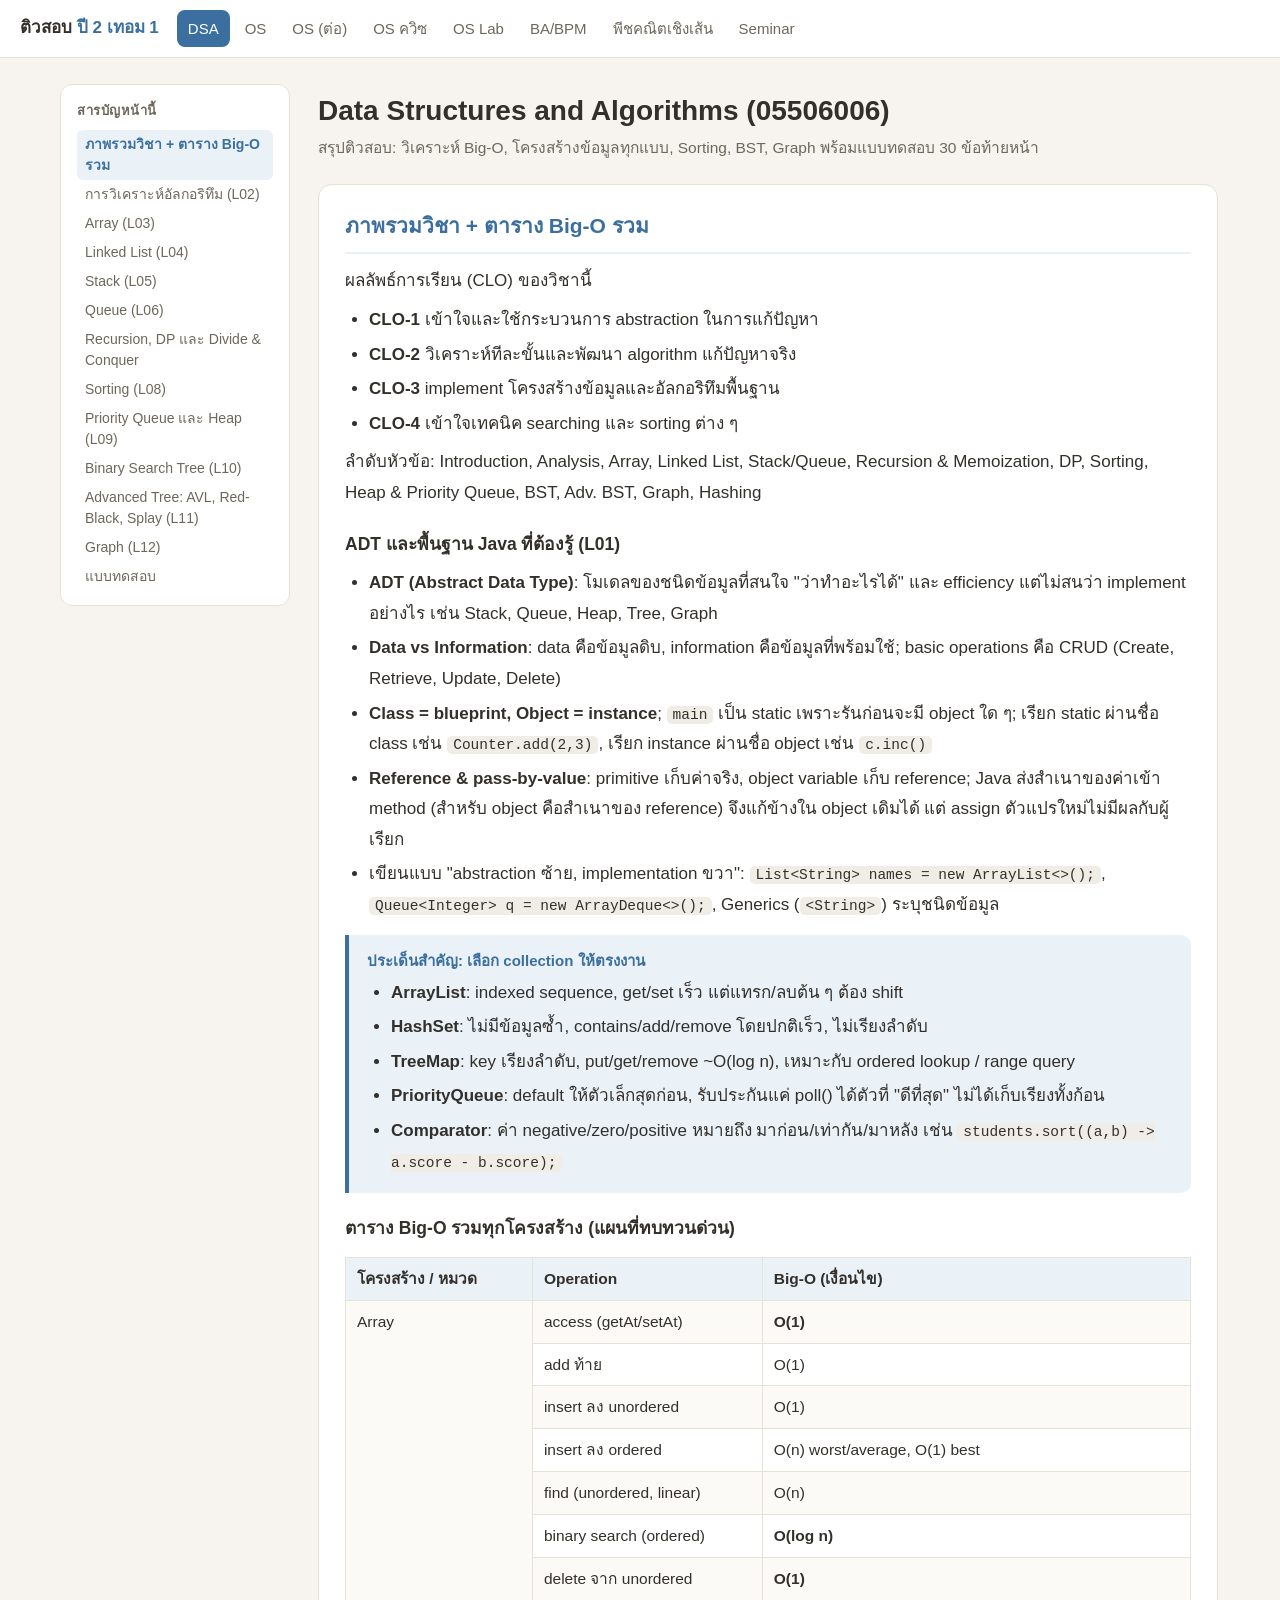
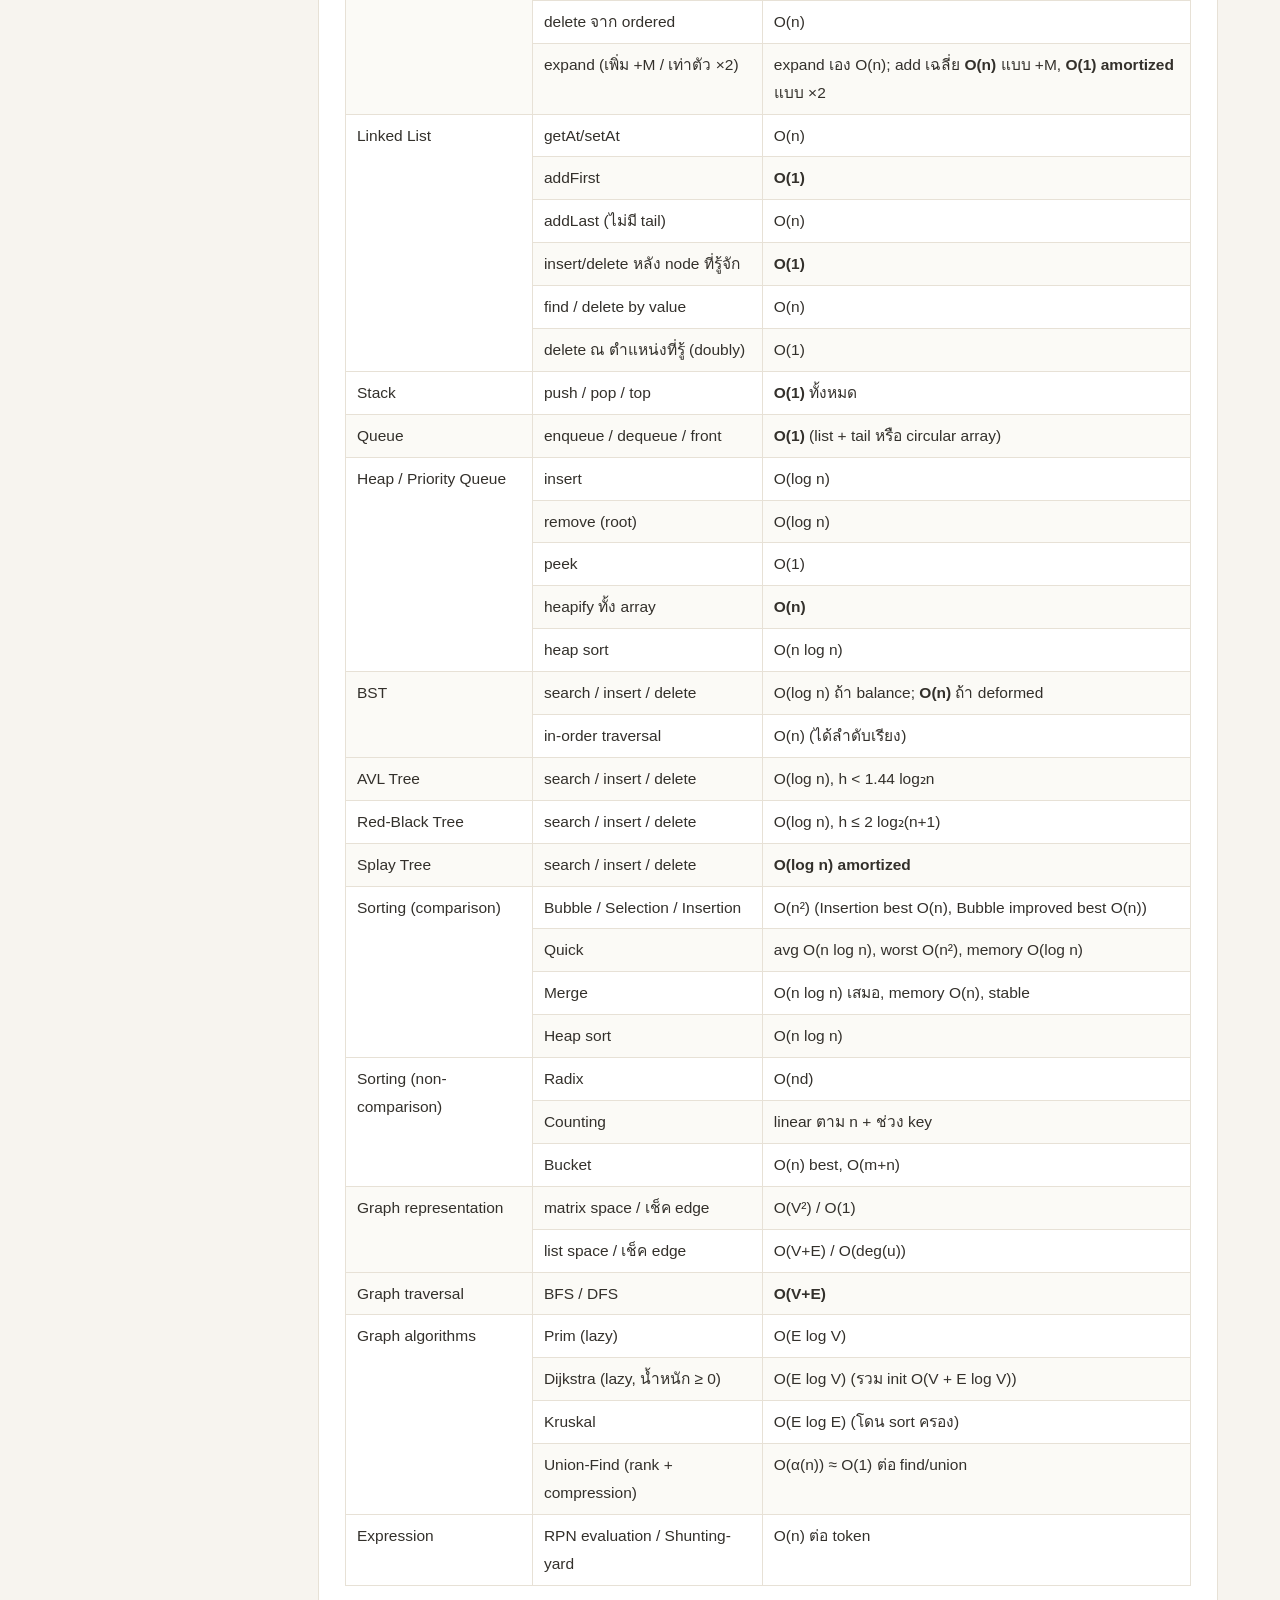
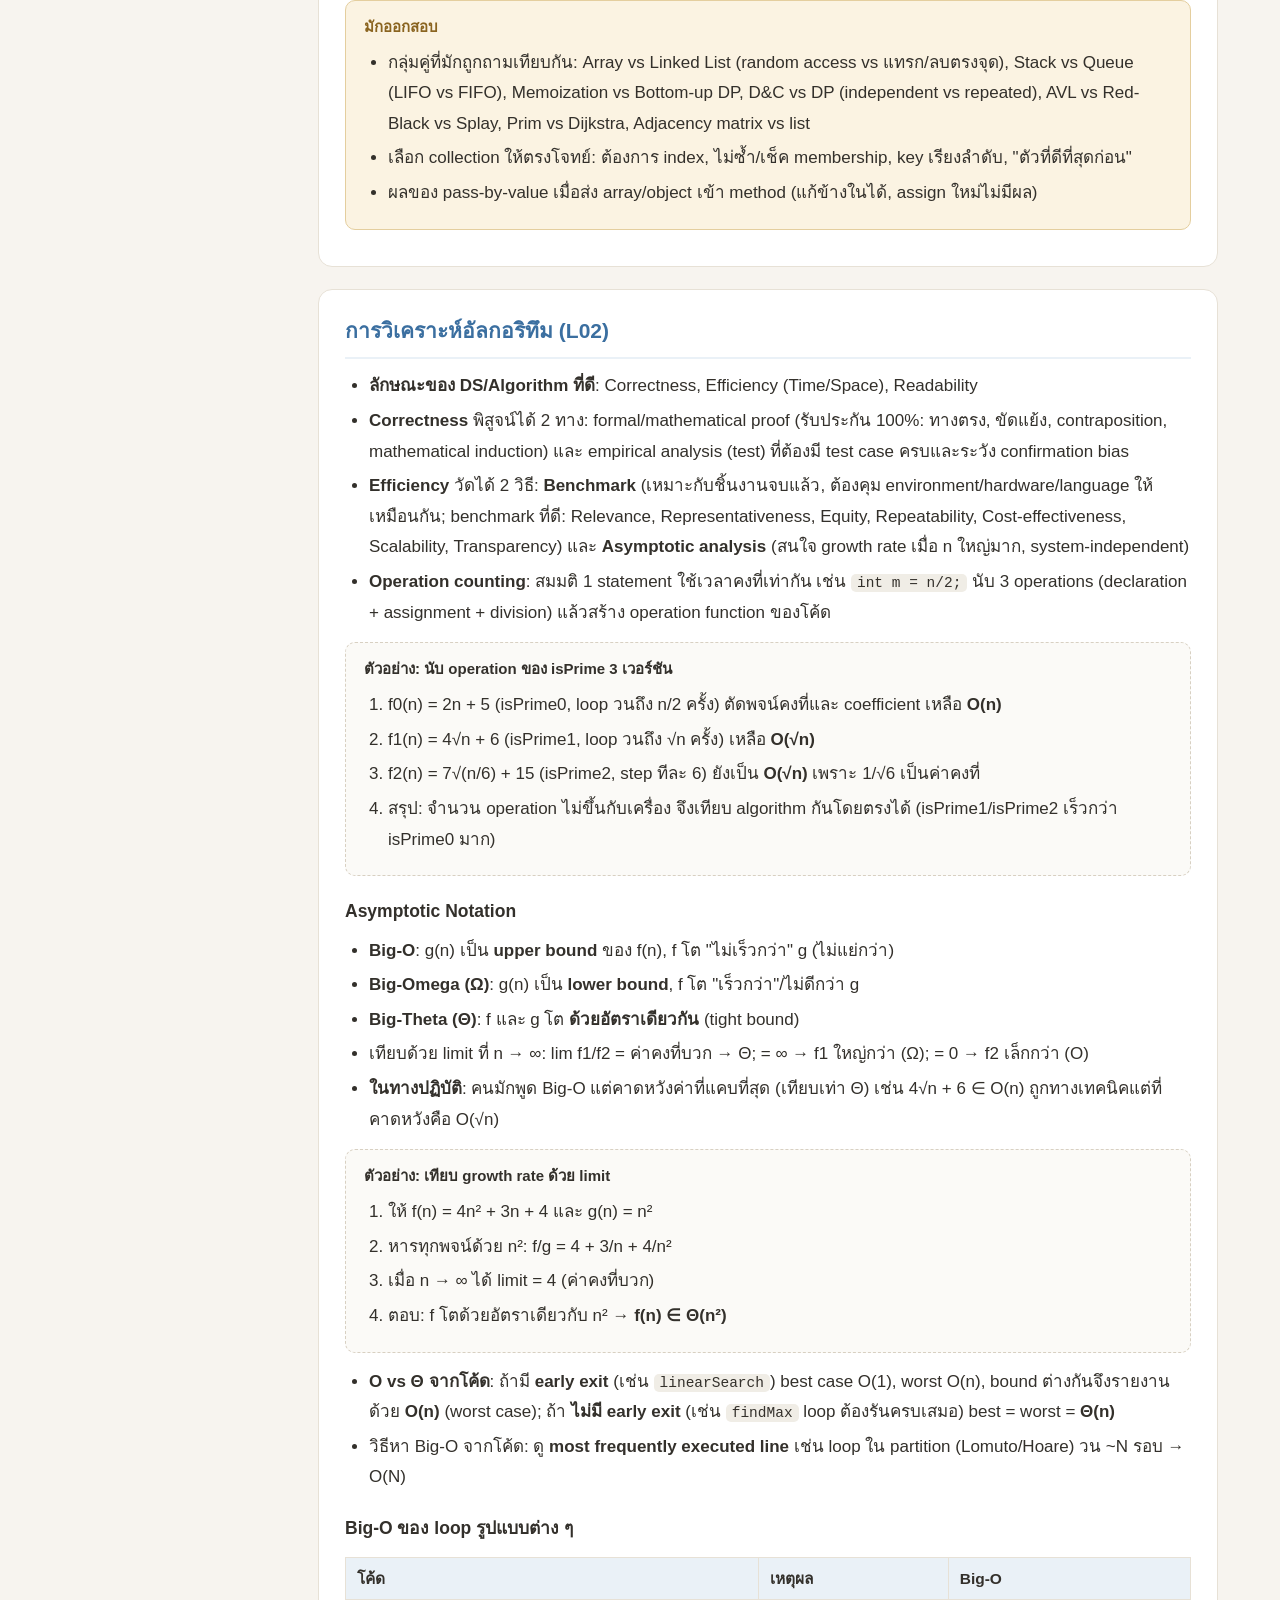
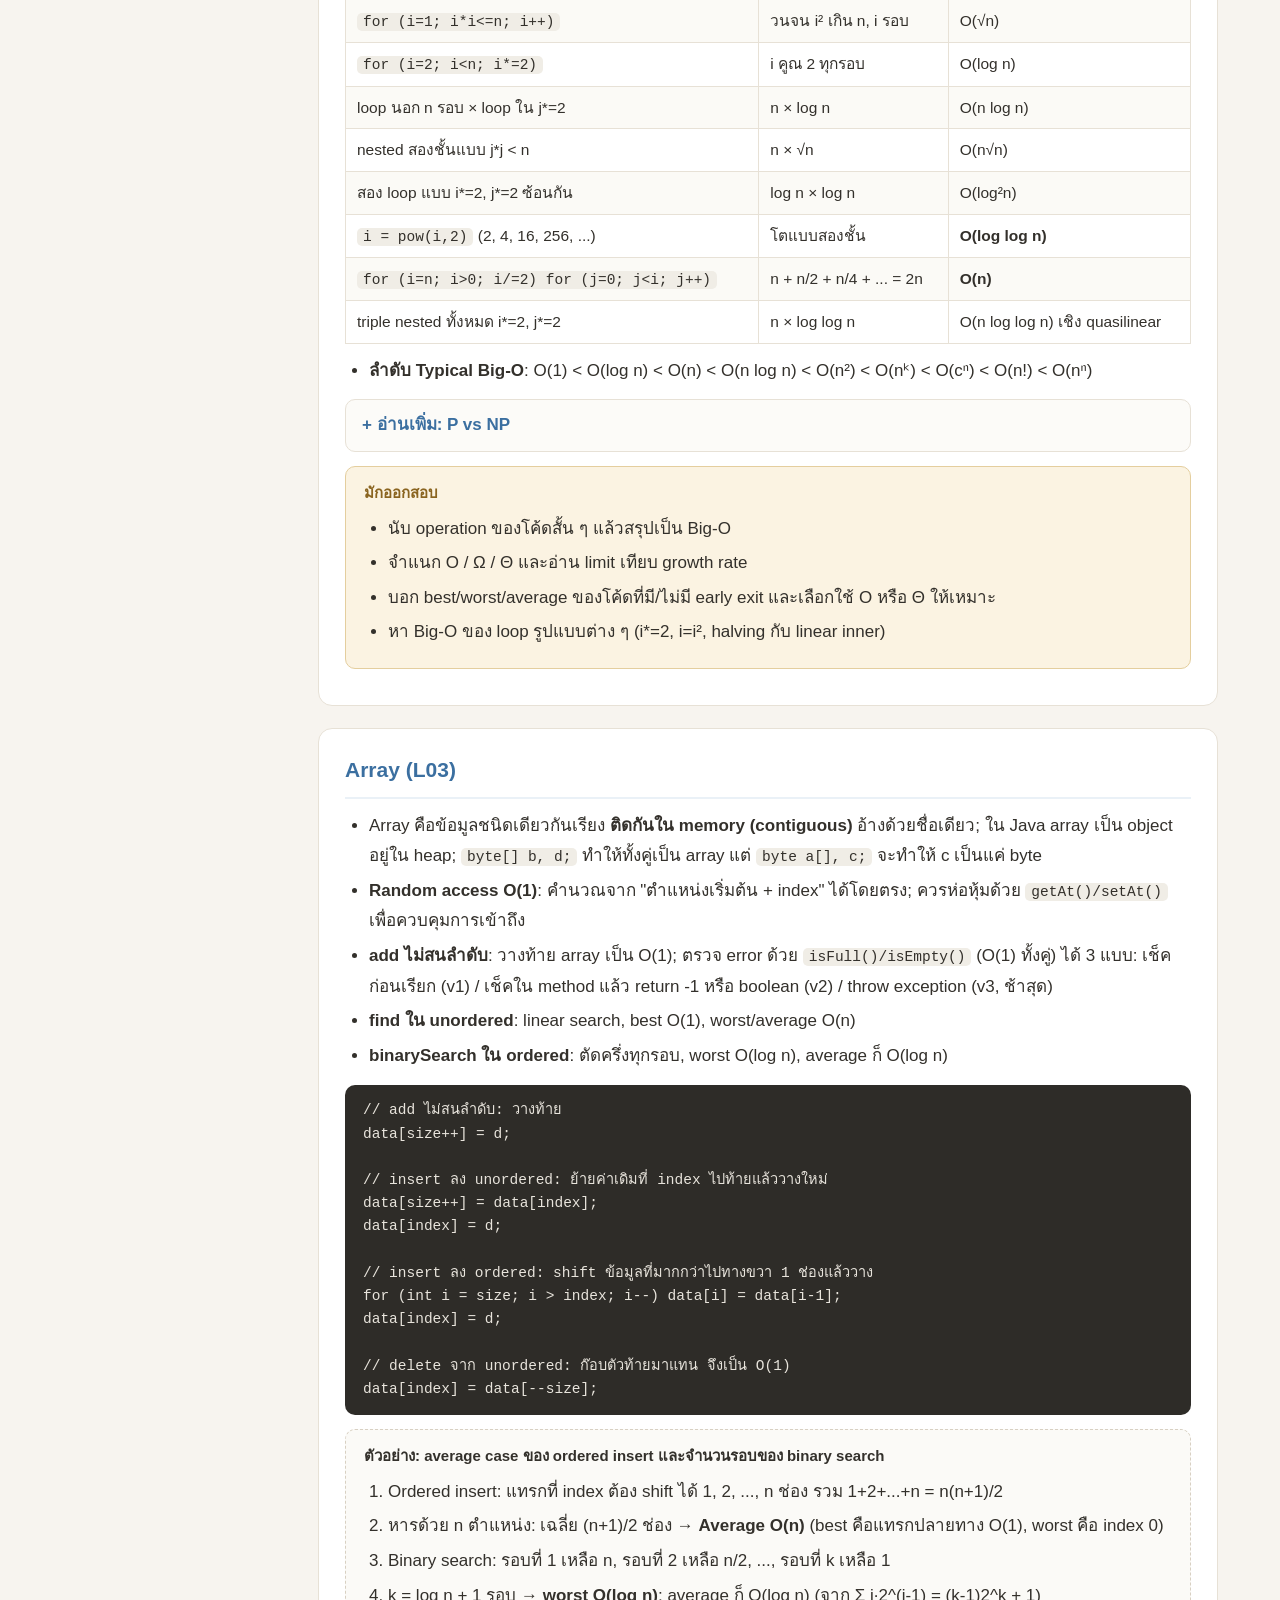
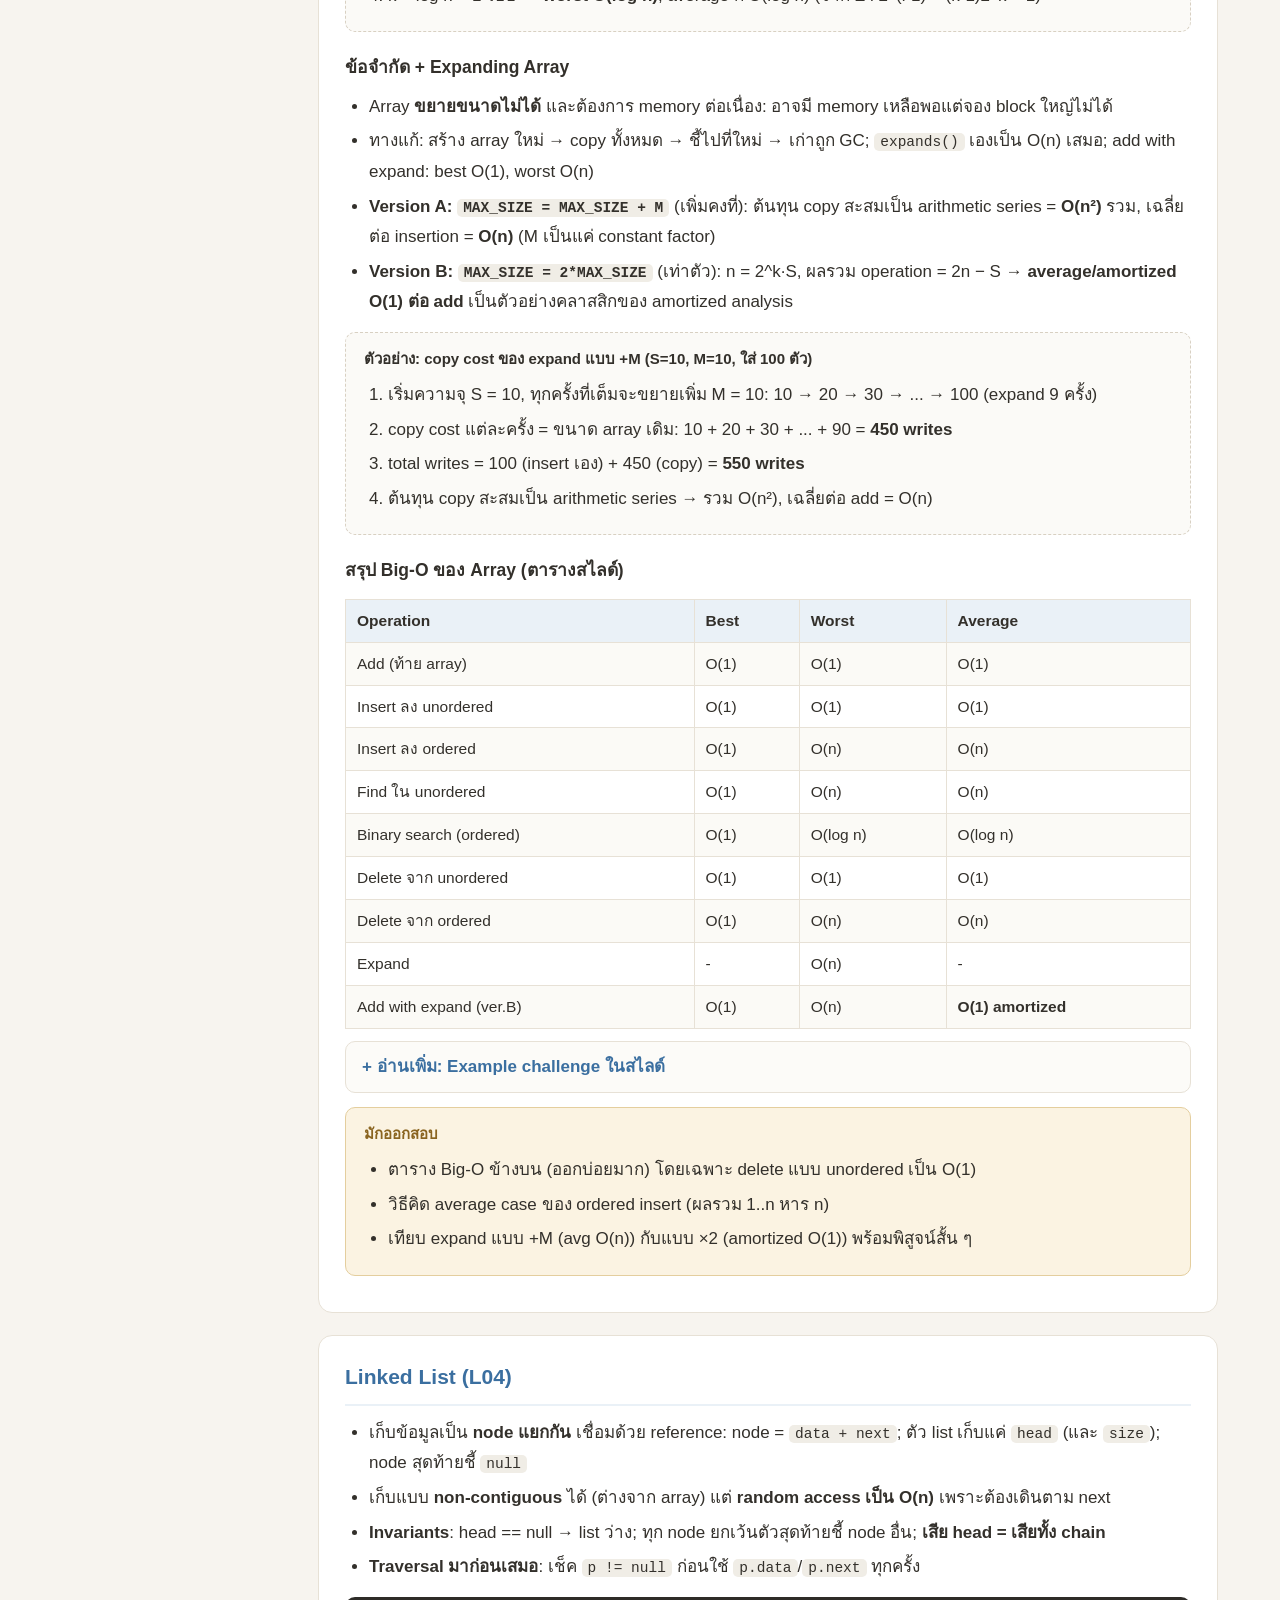
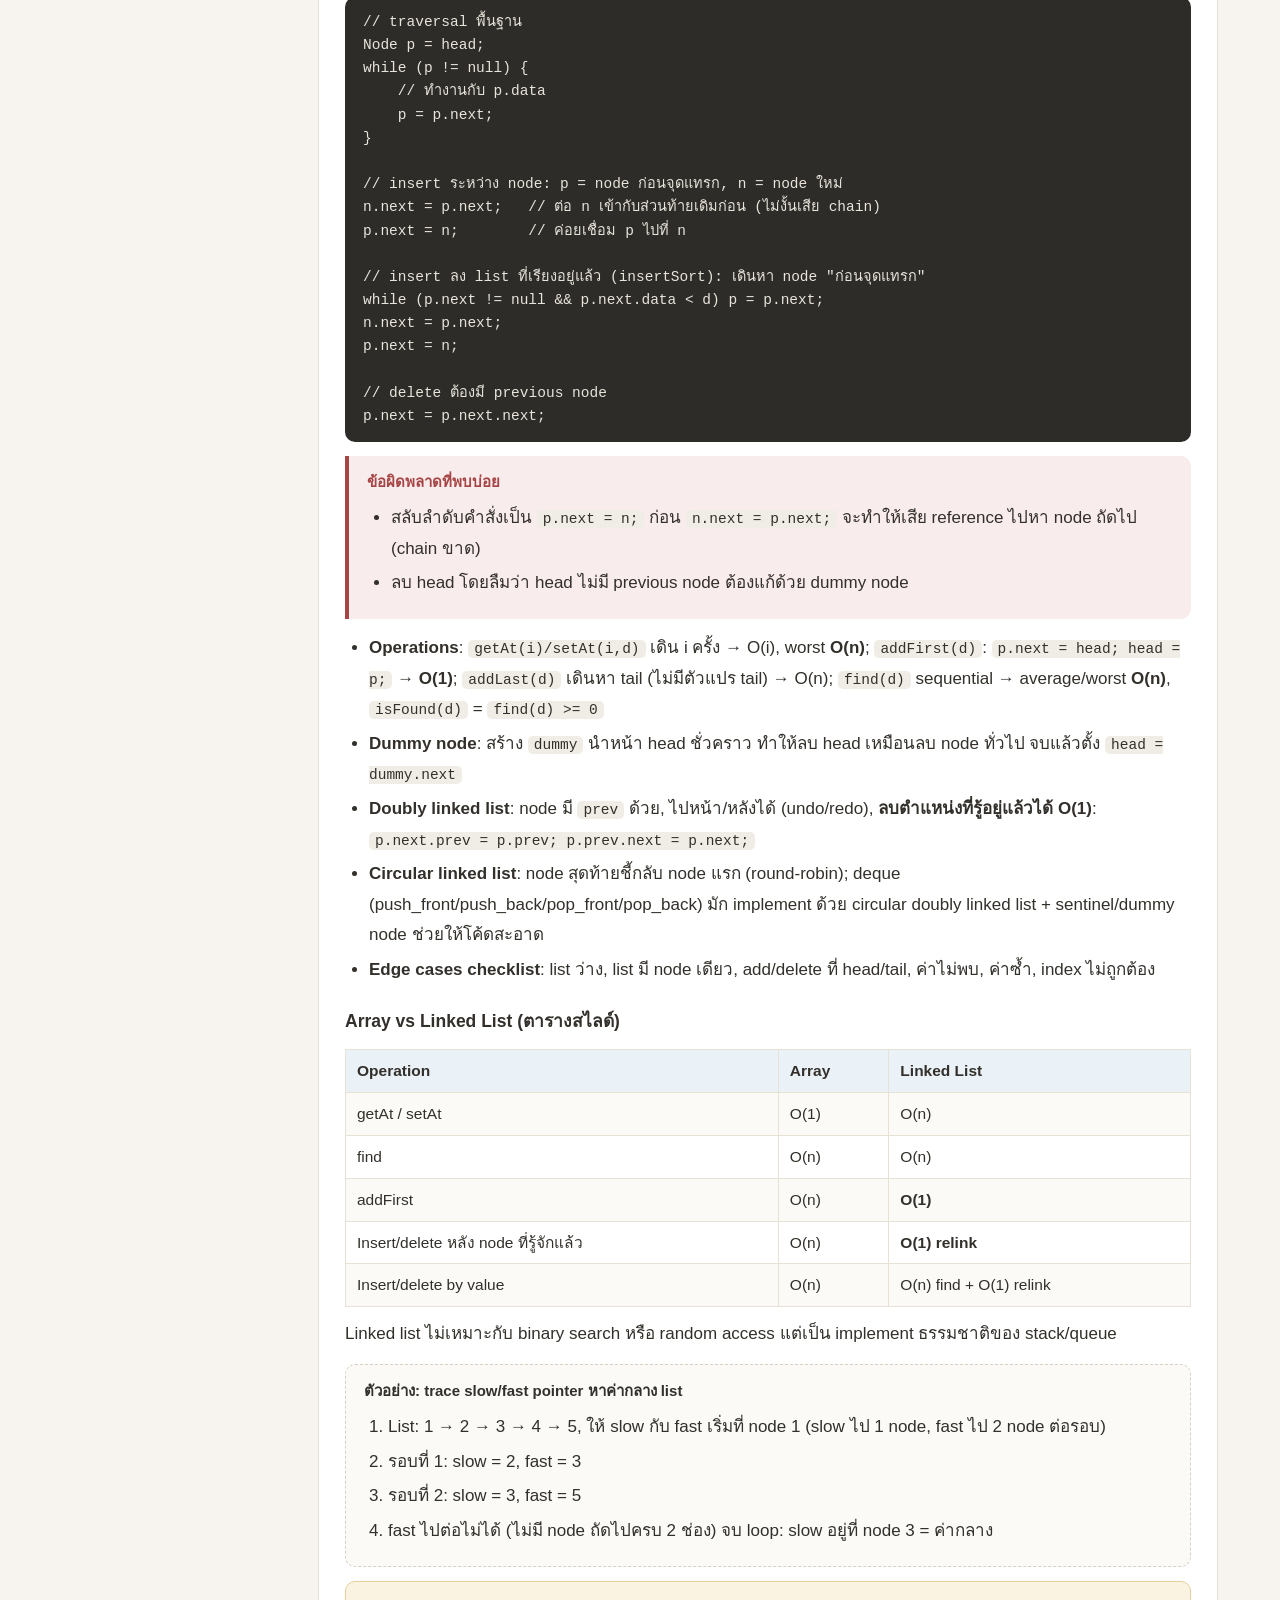
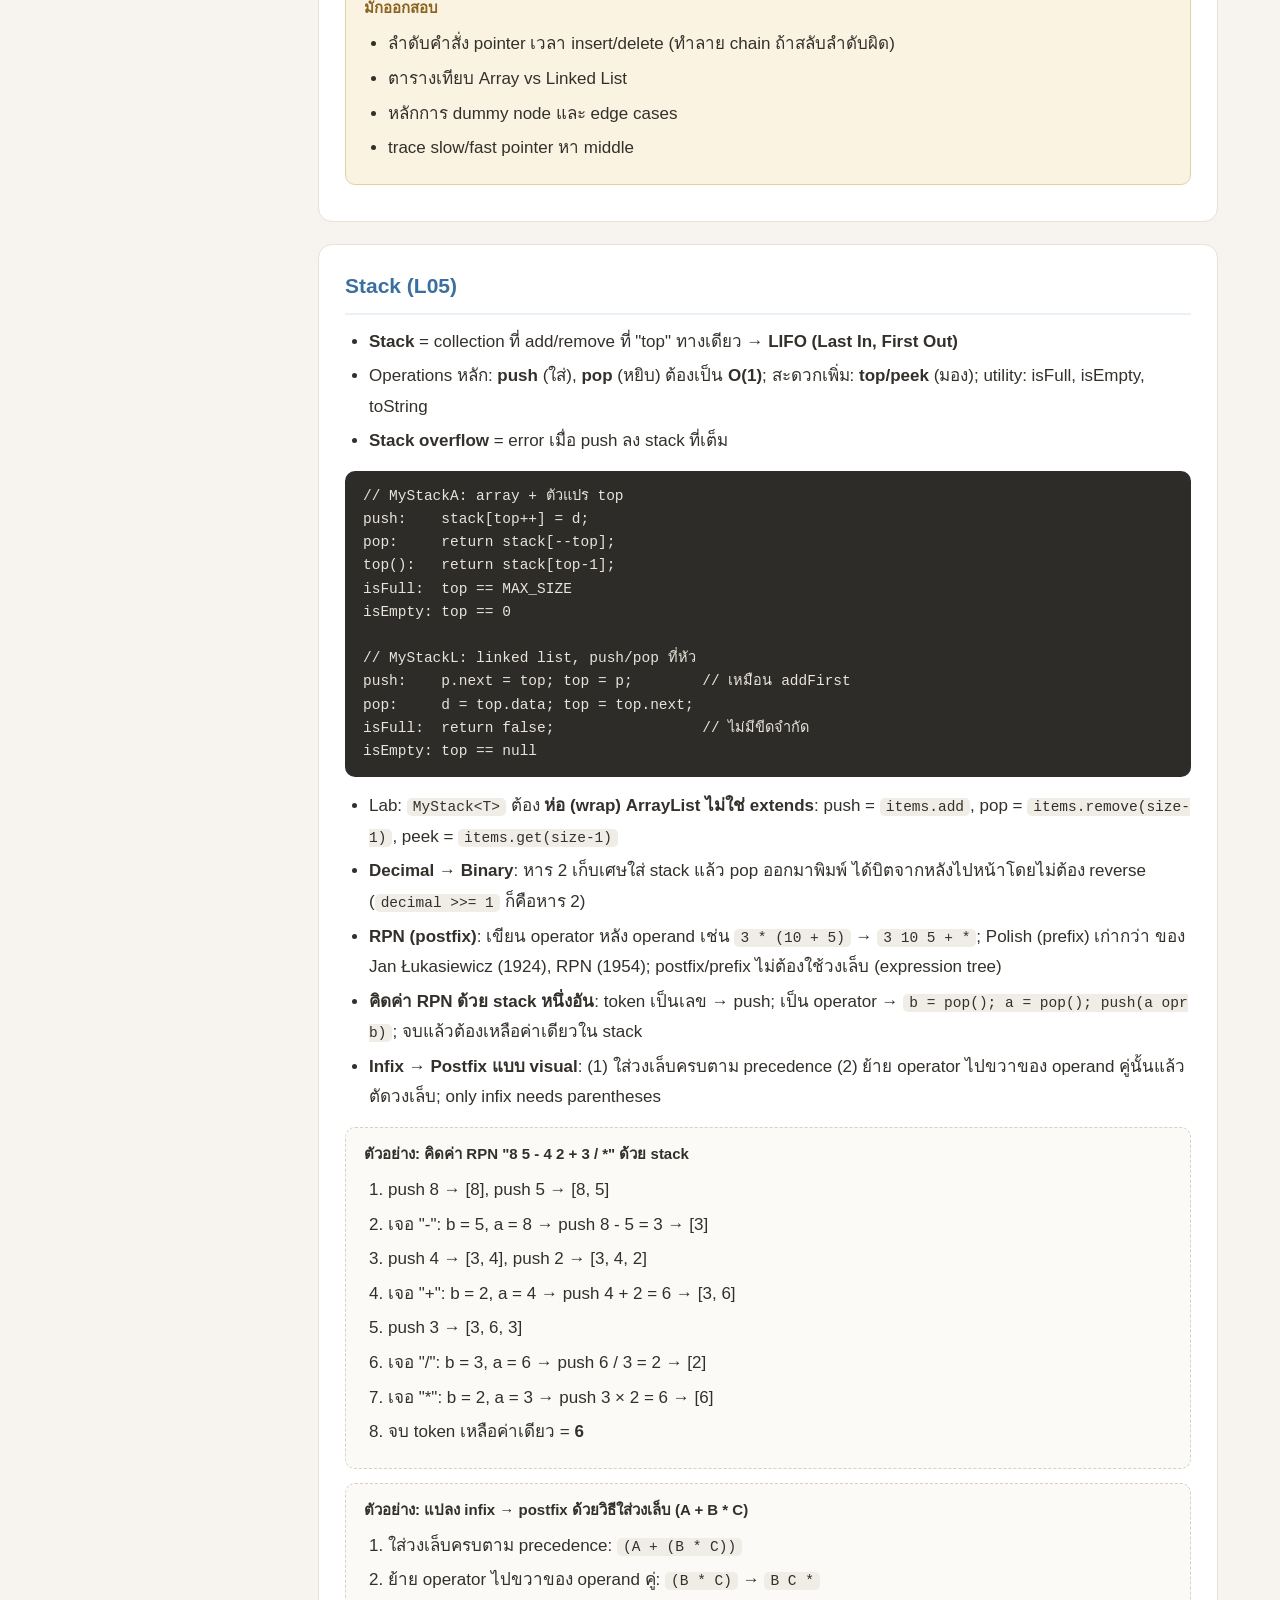
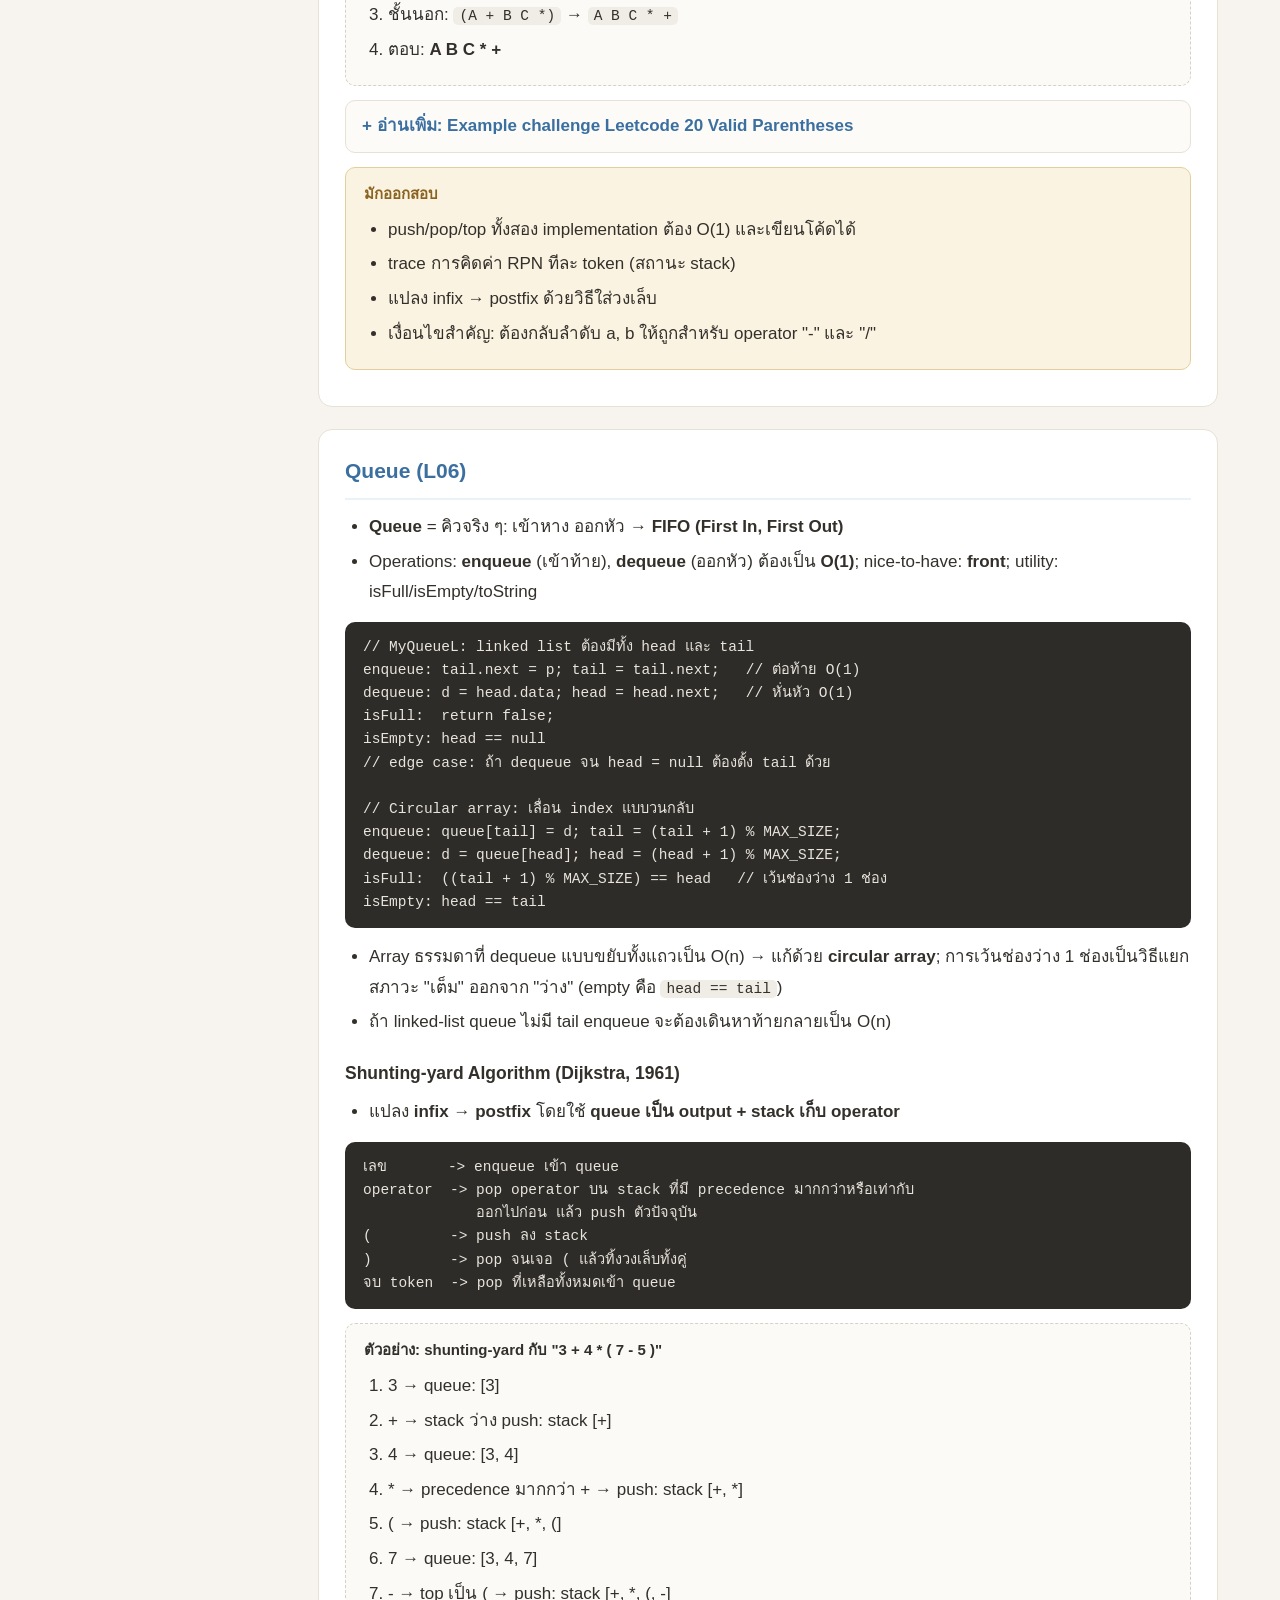
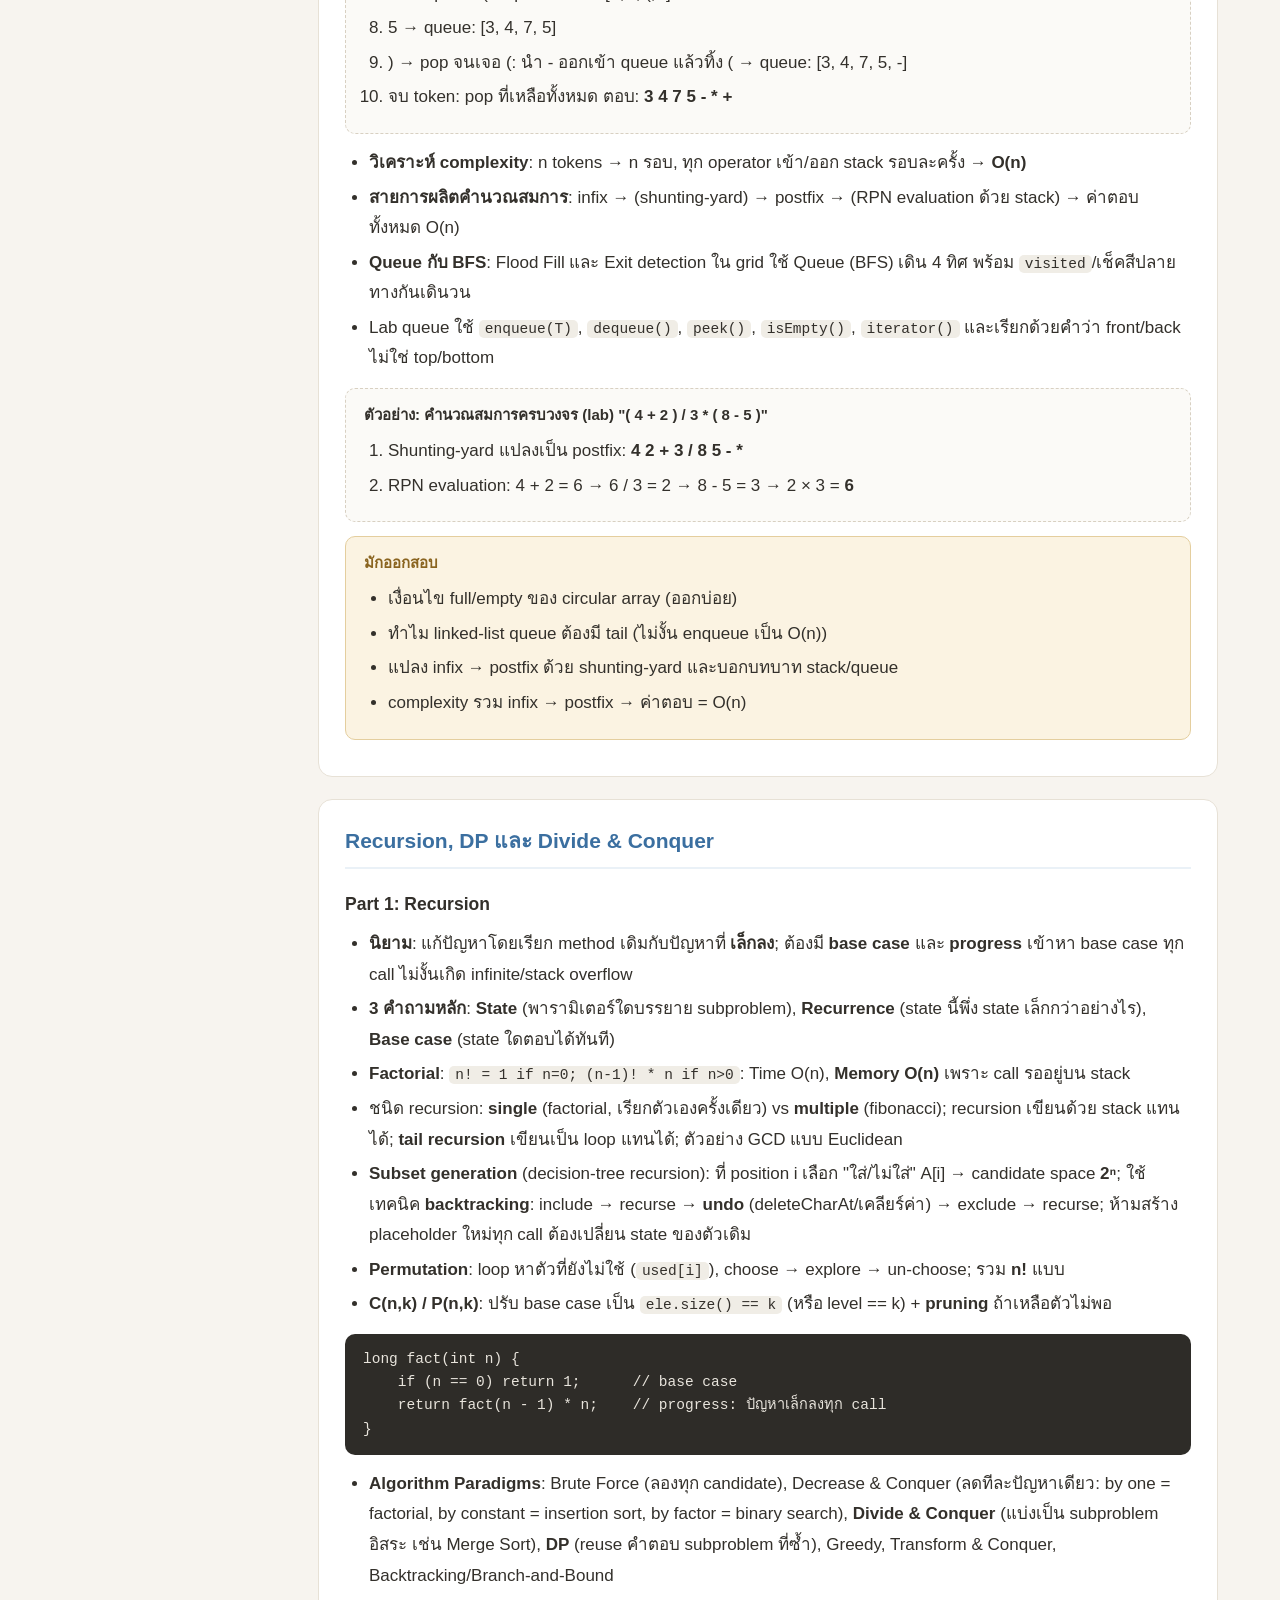
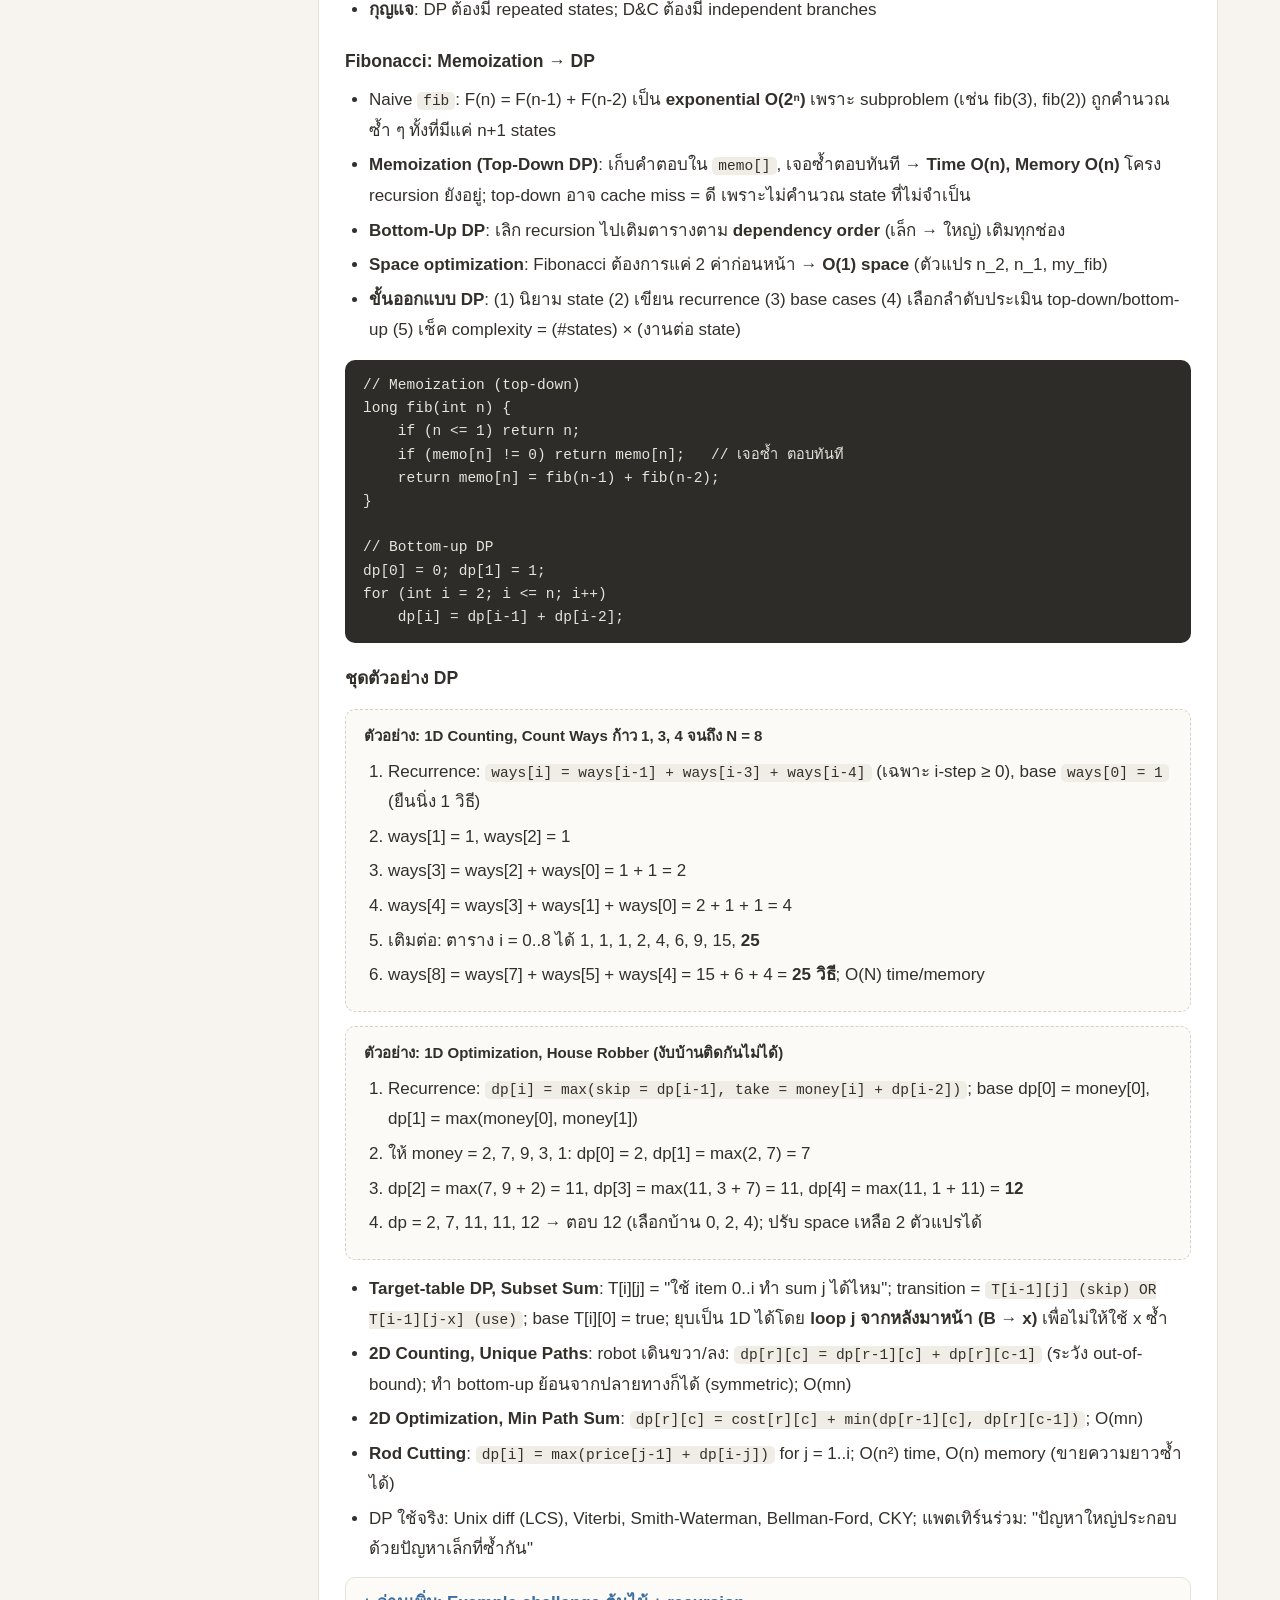
<file: dsa.html>
<!DOCTYPE html>
<html lang="th">
<head>
<meta charset="UTF-8">
<meta name="viewport" content="width=device-width, initial-scale=1.0">
<title>Data Structures and Algorithms (05506006) | ติวสอบ ปี 2 เทอม 1</title>
<link rel="stylesheet" href="assets/style.css">
</head>
<body data-subject="dsa">
<header class="topbar">
  <a class="brand" href="index.html">ติวสอบ <span>ปี 2 เทอม 1</span></a>
  <nav class="subject-nav">
    <a href="dsa.html" class="active">DSA</a>
    <a href="os.html">OS</a>
    <a href="os-2.html">OS (ต่อ)</a>
    <a href="os-quiz.html">OS ควิซ</a>
    <a href="oslab.html">OS Lab</a>
    <a href="bpm.html">BA/BPM</a>
    <a href="linear.html">พีชคณิตเชิงเส้น</a>
    <a href="seminar.html">Seminar</a>
  </nav>
</header>
<div class="layout">
  <aside class="toc">
    <div class="toc-title">สารบัญหน้านี้</div>
    <a href="#sec1">ภาพรวมวิชา + ตาราง Big-O รวม</a>
    <a href="#sec2">การวิเคราะห์อัลกอริทึม (L02)</a>
    <a href="#sec3">Array (L03)</a>
    <a href="#sec4">Linked List (L04)</a>
    <a href="#sec5">Stack (L05)</a>
    <a href="#sec6">Queue (L06)</a>
    <a href="#sec7">Recursion, DP และ Divide &amp; Conquer</a>
    <a href="#sec8">Sorting (L08)</a>
    <a href="#sec9">Priority Queue และ Heap (L09)</a>
    <a href="#sec10">Binary Search Tree (L10)</a>
    <a href="#sec11">Advanced Tree: AVL, Red-Black, Splay (L11)</a>
    <a href="#sec12">Graph (L12)</a>
    <a href="#quiz">แบบทดสอบ</a>
  </aside>
  <main>
    <article>
      <h1>Data Structures and Algorithms (05506006)</h1>
      <p class="page-sub">สรุปติวสอบ: วิเคราะห์ Big-O, โครงสร้างข้อมูลทุกแบบ, Sorting, BST, Graph พร้อมแบบทดสอบ 30 ข้อท้ายหน้า</p>

      <section id="sec1" class="card">
        <h2>ภาพรวมวิชา + ตาราง Big-O รวม</h2>
        <p>ผลลัพธ์การเรียน (CLO) ของวิชานี้</p>
        <ul>
          <li><strong>CLO-1</strong> เข้าใจและใช้กระบวนการ abstraction ในการแก้ปัญหา</li>
          <li><strong>CLO-2</strong> วิเคราะห์ทีละขั้นและพัฒนา algorithm แก้ปัญหาจริง</li>
          <li><strong>CLO-3</strong> implement โครงสร้างข้อมูลและอัลกอริทึมพื้นฐาน</li>
          <li><strong>CLO-4</strong> เข้าใจเทคนิค searching และ sorting ต่าง ๆ</li>
        </ul>
        <p>ลำดับหัวข้อ: Introduction, Analysis, Array, Linked List, Stack/Queue, Recursion &amp; Memoization, DP, Sorting, Heap &amp; Priority Queue, BST, Adv. BST, Graph, Hashing</p>

        <h3>ADT และพื้นฐาน Java ที่ต้องรู้ (L01)</h3>
        <ul>
          <li><strong>ADT (Abstract Data Type)</strong>: โมเดลของชนิดข้อมูลที่สนใจ "ว่าทำอะไรได้" และ efficiency แต่ไม่สนว่า implement อย่างไร เช่น Stack, Queue, Heap, Tree, Graph</li>
          <li><strong>Data vs Information</strong>: data คือข้อมูลดิบ, information คือข้อมูลที่พร้อมใช้; basic operations คือ CRUD (Create, Retrieve, Update, Delete)</li>
          <li><strong>Class = blueprint, Object = instance</strong>; <code>main</code> เป็น static เพราะรันก่อนจะมี object ใด ๆ; เรียก static ผ่านชื่อ class เช่น <code>Counter.add(2,3)</code>, เรียก instance ผ่านชื่อ object เช่น <code>c.inc()</code></li>
          <li><strong>Reference &amp; pass-by-value</strong>: primitive เก็บค่าจริง, object variable เก็บ reference; Java ส่งสำเนาของค่าเข้า method (สำหรับ object คือสำเนาของ reference) จึงแก้ข้างใน object เดิมได้ แต่ assign ตัวแปรใหม่ไม่มีผลกับผู้เรียก</li>
          <li>เขียนแบบ "abstraction ซ้าย, implementation ขวา": <code>List&lt;String&gt; names = new ArrayList&lt;&gt;();</code>, <code>Queue&lt;Integer&gt; q = new ArrayDeque&lt;&gt;();</code>, Generics (<code>&lt;String&gt;</code>) ระบุชนิดข้อมูล</li>
        </ul>
        <div class="keypoints">
          <div class="kp-title">ประเด็นสำคัญ: เลือก collection ให้ตรงงาน</div>
          <ul>
            <li><strong>ArrayList</strong>: indexed sequence, get/set เร็ว แต่แทรก/ลบต้น ๆ ต้อง shift</li>
            <li><strong>HashSet</strong>: ไม่มีข้อมูลซ้ำ, contains/add/remove โดยปกติเร็ว, ไม่เรียงลำดับ</li>
            <li><strong>TreeMap</strong>: key เรียงลำดับ, put/get/remove ~O(log n), เหมาะกับ ordered lookup / range query</li>
            <li><strong>PriorityQueue</strong>: default ให้ตัวเล็กสุดก่อน, รับประกันแค่ poll() ได้ตัวที่ "ดีที่สุด" ไม่ได้เก็บเรียงทั้งก้อน</li>
            <li><strong>Comparator</strong>: ค่า negative/zero/positive หมายถึง มาก่อน/เท่ากัน/มาหลัง เช่น <code>students.sort((a,b) -&gt; a.score - b.score);</code></li>
          </ul>
        </div>

        <h3>ตาราง Big-O รวมทุกโครงสร้าง (แผนที่ทบทวนด่วน)</h3>
        <table>
          <tr><th>โครงสร้าง / หมวด</th><th>Operation</th><th>Big-O (เงื่อนไข)</th></tr>
          <tr><td rowspan="9">Array</td><td>access (getAt/setAt)</td><td><strong>O(1)</strong></td></tr>
          <tr><td>add ท้าย</td><td>O(1)</td></tr>
          <tr><td>insert ลง unordered</td><td>O(1)</td></tr>
          <tr><td>insert ลง ordered</td><td>O(n) worst/average, O(1) best</td></tr>
          <tr><td>find (unordered, linear)</td><td>O(n)</td></tr>
          <tr><td>binary search (ordered)</td><td><strong>O(log n)</strong></td></tr>
          <tr><td>delete จาก unordered</td><td><strong>O(1)</strong></td></tr>
          <tr><td>delete จาก ordered</td><td>O(n)</td></tr>
          <tr><td>expand (เพิ่ม +M / เท่าตัว ×2)</td><td>expand เอง O(n); add เฉลี่ย <strong>O(n)</strong> แบบ +M, <strong>O(1) amortized</strong> แบบ ×2</td></tr>
          <tr><td rowspan="6">Linked List</td><td>getAt/setAt</td><td>O(n)</td></tr>
          <tr><td>addFirst</td><td><strong>O(1)</strong></td></tr>
          <tr><td>addLast (ไม่มี tail)</td><td>O(n)</td></tr>
          <tr><td>insert/delete หลัง node ที่รู้จัก</td><td><strong>O(1)</strong></td></tr>
          <tr><td>find / delete by value</td><td>O(n)</td></tr>
          <tr><td>delete ณ ตำแหน่งที่รู้ (doubly)</td><td>O(1)</td></tr>
          <tr><td>Stack</td><td>push / pop / top</td><td><strong>O(1)</strong> ทั้งหมด</td></tr>
          <tr><td>Queue</td><td>enqueue / dequeue / front</td><td><strong>O(1)</strong> (list + tail หรือ circular array)</td></tr>
          <tr><td rowspan="5">Heap / Priority Queue</td><td>insert</td><td>O(log n)</td></tr>
          <tr><td>remove (root)</td><td>O(log n)</td></tr>
          <tr><td>peek</td><td>O(1)</td></tr>
          <tr><td>heapify ทั้ง array</td><td><strong>O(n)</strong></td></tr>
          <tr><td>heap sort</td><td>O(n log n)</td></tr>
          <tr><td rowspan="2">BST</td><td>search / insert / delete</td><td>O(log n) ถ้า balance; <strong>O(n)</strong> ถ้า deformed</td></tr>
          <tr><td>in-order traversal</td><td>O(n) (ได้ลำดับเรียง)</td></tr>
          <tr><td>AVL Tree</td><td>search / insert / delete</td><td>O(log n), h &lt; 1.44 log₂n</td></tr>
          <tr><td>Red-Black Tree</td><td>search / insert / delete</td><td>O(log n), h ≤ 2 log₂(n+1)</td></tr>
          <tr><td>Splay Tree</td><td>search / insert / delete</td><td><strong>O(log n) amortized</strong></td></tr>
          <tr><td rowspan="4">Sorting (comparison)</td><td>Bubble / Selection / Insertion</td><td>O(n²) (Insertion best O(n), Bubble improved best O(n))</td></tr>
          <tr><td>Quick</td><td>avg O(n log n), worst O(n²), memory O(log n)</td></tr>
          <tr><td>Merge</td><td>O(n log n) เสมอ, memory O(n), stable</td></tr>
          <tr><td>Heap sort</td><td>O(n log n)</td></tr>
          <tr><td rowspan="3">Sorting (non-comparison)</td><td>Radix</td><td>O(nd)</td></tr>
          <tr><td>Counting</td><td>linear ตาม n + ช่วง key</td></tr>
          <tr><td>Bucket</td><td>O(n) best, O(m+n)</td></tr>
          <tr><td rowspan="2">Graph representation</td><td>matrix space / เช็ค edge</td><td>O(V²) / O(1)</td></tr>
          <tr><td>list space / เช็ค edge</td><td>O(V+E) / O(deg(u))</td></tr>
          <tr><td>Graph traversal</td><td>BFS / DFS</td><td><strong>O(V+E)</strong></td></tr>
          <tr><td rowspan="4">Graph algorithms</td><td>Prim (lazy)</td><td>O(E log V)</td></tr>
          <tr><td>Dijkstra (lazy, น้ำหนัก ≥ 0)</td><td>O(E log V) (รวม init O(V + E log V))</td></tr>
          <tr><td>Kruskal</td><td>O(E log E) (โดน sort ครอง)</td></tr>
          <tr><td>Union-Find (rank + compression)</td><td>O(α(n)) ≈ O(1) ต่อ find/union</td></tr>
          <tr><td>Expression</td><td>RPN evaluation / Shunting-yard</td><td>O(n) ต่อ token</td></tr>
        </table>
        <div class="exam-box">
          <div class="kp-title">มักออกสอบ</div>
          <ul>
            <li>กลุ่มคู่ที่มักถูกถามเทียบกัน: Array vs Linked List (random access vs แทรก/ลบตรงจุด), Stack vs Queue (LIFO vs FIFO), Memoization vs Bottom-up DP, D&amp;C vs DP (independent vs repeated), AVL vs Red-Black vs Splay, Prim vs Dijkstra, Adjacency matrix vs list</li>
            <li>เลือก collection ให้ตรงโจทย์: ต้องการ index, ไม่ซ้ำ/เช็ค membership, key เรียงลำดับ, "ตัวที่ดีที่สุดก่อน"</li>
            <li>ผลของ pass-by-value เมื่อส่ง array/object เข้า method (แก้ข้างในได้, assign ใหม่ไม่มีผล)</li>
          </ul>
        </div>
      </section>

      <section id="sec2" class="card">
        <h2>การวิเคราะห์อัลกอริทึม (L02)</h2>
        <ul>
          <li><strong>ลักษณะของ DS/Algorithm ที่ดี</strong>: Correctness, Efficiency (Time/Space), Readability</li>
          <li><strong>Correctness</strong> พิสูจน์ได้ 2 ทาง: formal/mathematical proof (รับประกัน 100%: ทางตรง, ขัดแย้ง, contraposition, mathematical induction) และ empirical analysis (test) ที่ต้องมี test case ครบและระวัง confirmation bias</li>
          <li><strong>Efficiency</strong> วัดได้ 2 วิธี: <strong>Benchmark</strong> (เหมาะกับชิ้นงานจบแล้ว, ต้องคุม environment/hardware/language ให้เหมือนกัน; benchmark ที่ดี: Relevance, Representativeness, Equity, Repeatability, Cost-effectiveness, Scalability, Transparency) และ <strong>Asymptotic analysis</strong> (สนใจ growth rate เมื่อ n ใหญ่มาก, system-independent)</li>
          <li><strong>Operation counting</strong>: สมมติ 1 statement ใช้เวลาคงที่เท่ากัน เช่น <code>int m = n/2;</code> นับ 3 operations (declaration + assignment + division) แล้วสร้าง operation function ของโค้ด</li>
        </ul>
        <div class="example">
          <div class="ex-title">ตัวอย่าง: นับ operation ของ isPrime 3 เวอร์ชัน</div>
          <ol>
            <li>f0(n) = 2n + 5 (isPrime0, loop วนถึง n/2 ครั้ง) ตัดพจน์คงที่และ coefficient เหลือ <strong>O(n)</strong></li>
            <li>f1(n) = 4√n + 6 (isPrime1, loop วนถึง √n ครั้ง) เหลือ <strong>O(√n)</strong></li>
            <li>f2(n) = 7√(n/6) + 15 (isPrime2, step ทีละ 6) ยังเป็น <strong>O(√n)</strong> เพราะ 1/√6 เป็นค่าคงที่</li>
            <li>สรุป: จำนวน operation ไม่ขึ้นกับเครื่อง จึงเทียบ algorithm กันโดยตรงได้ (isPrime1/isPrime2 เร็วกว่า isPrime0 มาก)</li>
          </ol>
        </div>
        <h3>Asymptotic Notation</h3>
        <ul>
          <li><strong>Big-O</strong>: g(n) เป็น <strong>upper bound</strong> ของ f(n), f โต "ไม่เร็วกว่า" g (ไม่แย่กว่า)</li>
          <li><strong>Big-Omega (Ω)</strong>: g(n) เป็น <strong>lower bound</strong>, f โต "เร็วกว่า"/ไม่ดีกว่า g</li>
          <li><strong>Big-Theta (Θ)</strong>: f และ g โต <strong>ด้วยอัตราเดียวกัน</strong> (tight bound)</li>
          <li>เทียบด้วย limit ที่ n → ∞: lim f1/f2 = ค่าคงที่บวก → Θ; = ∞ → f1 ใหญ่กว่า (Ω); = 0 → f2 เล็กกว่า (O)</li>
          <li><strong>ในทางปฏิบัติ</strong>: คนมักพูด Big-O แต่คาดหวังค่าที่แคบที่สุด (เทียบเท่า Θ) เช่น 4√n + 6 ∈ O(n) ถูกทางเทคนิคแต่ที่คาดหวังคือ O(√n)</li>
        </ul>
        <div class="example">
          <div class="ex-title">ตัวอย่าง: เทียบ growth rate ด้วย limit</div>
          <ol>
            <li>ให้ f(n) = 4n² + 3n + 4 และ g(n) = n²</li>
            <li>หารทุกพจน์ด้วย n²: f/g = 4 + 3/n + 4/n²</li>
            <li>เมื่อ n → ∞ ได้ limit = 4 (ค่าคงที่บวก)</li>
            <li>ตอบ: f โตด้วยอัตราเดียวกับ n² → <strong>f(n) ∈ Θ(n²)</strong></li>
          </ol>
        </div>
        <ul>
          <li><strong>O vs Θ จากโค้ด</strong>: ถ้ามี <strong>early exit</strong> (เช่น <code>linearSearch</code>) best case O(1), worst O(n), bound ต่างกันจึงรายงานด้วย <strong>O(n)</strong> (worst case); ถ้า <strong>ไม่มี early exit</strong> (เช่น <code>findMax</code> loop ต้องรันครบเสมอ) best = worst = <strong>Θ(n)</strong></li>
          <li>วิธีหา Big-O จากโค้ด: ดู <strong>most frequently executed line</strong> เช่น loop ใน partition (Lomuto/Hoare) วน ~N รอบ → O(N)</li>
        </ul>
        <h3>Big-O ของ loop รูปแบบต่าง ๆ</h3>
        <table>
          <tr><th>โค้ด</th><th>เหตุผล</th><th>Big-O</th></tr>
          <tr><td><code>for (i=1; i*i&lt;=n; i++)</code></td><td>วนจน i² เกิน n, i รอบ</td><td>O(√n)</td></tr>
          <tr><td><code>for (i=2; i&lt;n; i*=2)</code></td><td>i คูณ 2 ทุกรอบ</td><td>O(log n)</td></tr>
          <tr><td>loop นอก n รอบ × loop ใน j*=2</td><td>n × log n</td><td>O(n log n)</td></tr>
          <tr><td>nested สองชั้นแบบ j*j &lt; n</td><td>n × √n</td><td>O(n√n)</td></tr>
          <tr><td>สอง loop แบบ i*=2, j*=2 ซ้อนกัน</td><td>log n × log n</td><td>O(log²n)</td></tr>
          <tr><td><code>i = pow(i,2)</code> (2, 4, 16, 256, ...)</td><td>โตแบบสองชั้น</td><td><strong>O(log log n)</strong></td></tr>
          <tr><td><code>for (i=n; i&gt;0; i/=2) for (j=0; j&lt;i; j++)</code></td><td>n + n/2 + n/4 + ... = 2n</td><td><strong>O(n)</strong></td></tr>
          <tr><td>triple nested ทั้งหมด i*=2, j*=2</td><td>n × log log n</td><td>O(n log log n) เชิง quasilinear</td></tr>
        </table>
        <ul>
          <li><strong>ลำดับ Typical Big-O</strong>: O(1) &lt; O(log n) &lt; O(n) &lt; O(n log n) &lt; O(n²) &lt; O(nᵏ) &lt; O(cⁿ) &lt; O(n!) &lt; O(nⁿ)</li>
        </ul>
        <details class="more"><summary>อ่านเพิ่ม: P vs NP</summary><div>ปัญหาที่แก้ได้ใน polynomial O(nᵏ) อยู่ใน P class; NP-complete คือกลุ่มที่ยังไม่มี polynomial solution; ปัจจุบันยังไม่มีใครพิสูจน์ P ≠ NP</div></details>
        <div class="exam-box">
          <div class="kp-title">มักออกสอบ</div>
          <ul>
            <li>นับ operation ของโค้ดสั้น ๆ แล้วสรุปเป็น Big-O</li>
            <li>จำแนก O / Ω / Θ และอ่าน limit เทียบ growth rate</li>
            <li>บอก best/worst/average ของโค้ดที่มี/ไม่มี early exit และเลือกใช้ O หรือ Θ ให้เหมาะ</li>
            <li>หา Big-O ของ loop รูปแบบต่าง ๆ (i*=2, i=i², halving กับ linear inner)</li>
          </ul>
        </div>
      </section>

      <section id="sec3" class="card">
        <h2>Array (L03)</h2>
        <ul>
          <li>Array คือข้อมูลชนิดเดียวกันเรียง <strong>ติดกันใน memory (contiguous)</strong> อ้างด้วยชื่อเดียว; ใน Java array เป็น object อยู่ใน heap; <code>byte[] b, d;</code> ทำให้ทั้งคู่เป็น array แต่ <code>byte a[], c;</code> จะทำให้ c เป็นแค่ byte</li>
          <li><strong>Random access O(1)</strong>: คำนวณจาก "ตำแหน่งเริ่มต้น + index" ได้โดยตรง; ควรห่อหุ้มด้วย <code>getAt()/setAt()</code> เพื่อควบคุมการเข้าถึง</li>
          <li><strong>add ไม่สนลำดับ</strong>: วางท้าย array เป็น O(1); ตรวจ error ด้วย <code>isFull()/isEmpty()</code> (O(1) ทั้งคู่) ได้ 3 แบบ: เช็คก่อนเรียก (v1) / เช็คใน method แล้ว return -1 หรือ boolean (v2) / throw exception (v3, ช้าสุด)</li>
          <li><strong>find ใน unordered</strong>: linear search, best O(1), worst/average O(n)</li>
          <li><strong>binarySearch ใน ordered</strong>: ตัดครึ่งทุกรอบ, worst O(log n), average ก็ O(log n)</li>
        </ul>
        <pre><code>// add ไม่สนลำดับ: วางท้าย
data[size++] = d;

// insert ลง unordered: ย้ายค่าเดิมที่ index ไปท้ายแล้ววางใหม่
data[size++] = data[index];
data[index] = d;

// insert ลง ordered: shift ข้อมูลที่มากกว่าไปทางขวา 1 ช่องแล้ววาง
for (int i = size; i &gt; index; i--) data[i] = data[i-1];
data[index] = d;

// delete จาก unordered: ก๊อบตัวท้ายมาแทน จึงเป็น O(1)
data[index] = data[--size];</code></pre>
        <div class="example">
          <div class="ex-title">ตัวอย่าง: average case ของ ordered insert และจำนวนรอบของ binary search</div>
          <ol>
            <li>Ordered insert: แทรกที่ index ต้อง shift ได้ 1, 2, ..., n ช่อง รวม 1+2+...+n = n(n+1)/2</li>
            <li>หารด้วย n ตำแหน่ง: เฉลี่ย (n+1)/2 ช่อง → <strong>Average O(n)</strong> (best คือแทรกปลายทาง O(1), worst คือ index 0)</li>
            <li>Binary search: รอบที่ 1 เหลือ n, รอบที่ 2 เหลือ n/2, ..., รอบที่ k เหลือ 1</li>
            <li>k = log n + 1 รอบ → <strong>worst O(log n)</strong>; average ก็ O(log n) (จาก Σ i·2^(i-1) = (k-1)2^k + 1)</li>
          </ol>
        </div>
        <h3>ข้อจำกัด + Expanding Array</h3>
        <ul>
          <li>Array <strong>ขยายขนาดไม่ได้</strong> และต้องการ memory ต่อเนื่อง: อาจมี memory เหลือพอแต่จอง block ใหญ่ไม่ได้</li>
          <li>ทางแก้: สร้าง array ใหม่ → copy ทั้งหมด → ชี้ไปที่ใหม่ → เก่าถูก GC; <code>expands()</code> เองเป็น O(n) เสมอ; add with expand: best O(1), worst O(n)</li>
          <li><strong>Version A: <code>MAX_SIZE = MAX_SIZE + M</code></strong> (เพิ่มคงที่): ต้นทุน copy สะสมเป็น arithmetic series = <strong>O(n²)</strong> รวม, เฉลี่ยต่อ insertion = <strong>O(n)</strong> (M เป็นแค่ constant factor)</li>
          <li><strong>Version B: <code>MAX_SIZE = 2*MAX_SIZE</code></strong> (เท่าตัว): n = 2^k·S, ผลรวม operation = 2n − S → <strong>average/amortized O(1) ต่อ add</strong> เป็นตัวอย่างคลาสสิกของ amortized analysis</li>
        </ul>
        <div class="example">
          <div class="ex-title">ตัวอย่าง: copy cost ของ expand แบบ +M (S=10, M=10, ใส่ 100 ตัว)</div>
          <ol>
            <li>เริ่มความจุ S = 10, ทุกครั้งที่เต็มจะขยายเพิ่ม M = 10: 10 → 20 → 30 → ... → 100 (expand 9 ครั้ง)</li>
            <li>copy cost แต่ละครั้ง = ขนาด array เดิม: 10 + 20 + 30 + ... + 90 = <strong>450 writes</strong></li>
            <li>total writes = 100 (insert เอง) + 450 (copy) = <strong>550 writes</strong></li>
            <li>ต้นทุน copy สะสมเป็น arithmetic series → รวม O(n²), เฉลี่ยต่อ add = O(n)</li>
          </ol>
        </div>
        <h3>สรุป Big-O ของ Array (ตารางสไลด์)</h3>
        <table>
          <tr><th>Operation</th><th>Best</th><th>Worst</th><th>Average</th></tr>
          <tr><td>Add (ท้าย array)</td><td>O(1)</td><td>O(1)</td><td>O(1)</td></tr>
          <tr><td>Insert ลง unordered</td><td>O(1)</td><td>O(1)</td><td>O(1)</td></tr>
          <tr><td>Insert ลง ordered</td><td>O(1)</td><td>O(n)</td><td>O(n)</td></tr>
          <tr><td>Find ใน unordered</td><td>O(1)</td><td>O(n)</td><td>O(n)</td></tr>
          <tr><td>Binary search (ordered)</td><td>O(1)</td><td>O(log n)</td><td>O(log n)</td></tr>
          <tr><td>Delete จาก unordered</td><td>O(1)</td><td>O(1)</td><td>O(1)</td></tr>
          <tr><td>Delete จาก ordered</td><td>O(1)</td><td>O(n)</td><td>O(n)</td></tr>
          <tr><td>Expand</td><td>-</td><td>O(n)</td><td>-</td></tr>
          <tr><td>Add with expand (ver.B)</td><td>O(1)</td><td>O(n)</td><td><strong>O(1) amortized</strong></td></tr>
        </table>
        <details class="more"><summary>อ่านเพิ่ม: Example challenge ในสไลด์</summary><div>removeDuplicates บน sorted array และ sortColors (Dutch national flag ด้วยตัวชี้ low/mid/high)</div></details>
        <div class="exam-box">
          <div class="kp-title">มักออกสอบ</div>
          <ul>
            <li>ตาราง Big-O ข้างบน (ออกบ่อยมาก) โดยเฉพาะ delete แบบ unordered เป็น O(1)</li>
            <li>วิธีคิด average case ของ ordered insert (ผลรวม 1..n หาร n)</li>
            <li>เทียบ expand แบบ +M (avg O(n)) กับแบบ ×2 (amortized O(1)) พร้อมพิสูจน์สั้น ๆ</li>
          </ul>
        </div>
      </section>

      <section id="sec4" class="card">
        <h2>Linked List (L04)</h2>
        <ul>
          <li>เก็บข้อมูลเป็น <strong>node แยกกัน</strong> เชื่อมด้วย reference: node = <code>data + next</code>; ตัว list เก็บแค่ <code>head</code> (และ <code>size</code>); node สุดท้ายชี้ <code>null</code></li>
          <li>เก็บแบบ <strong>non-contiguous</strong> ได้ (ต่างจาก array) แต่ <strong>random access เป็น O(n)</strong> เพราะต้องเดินตาม next</li>
          <li><strong>Invariants</strong>: head == null → list ว่าง; ทุก node ยกเว้นตัวสุดท้ายชี้ node อื่น; <strong>เสีย head = เสียทั้ง chain</strong></li>
          <li><strong>Traversal มาก่อนเสมอ</strong>: เช็ค <code>p != null</code> ก่อนใช้ <code>p.data</code>/<code>p.next</code> ทุกครั้ง</li>
        </ul>
        <pre><code>// traversal พื้นฐาน
Node p = head;
while (p != null) {
    // ทำงานกับ p.data
    p = p.next;
}

// insert ระหว่าง node: p = node ก่อนจุดแทรก, n = node ใหม่
n.next = p.next;   // ต่อ n เข้ากับส่วนท้ายเดิมก่อน (ไม่งั้นเสีย chain)
p.next = n;        // ค่อยเชื่อม p ไปที่ n

// insert ลง list ที่เรียงอยู่แล้ว (insertSort): เดินหา node "ก่อนจุดแทรก"
while (p.next != null &amp;&amp; p.next.data &lt; d) p = p.next;
n.next = p.next;
p.next = n;

// delete ต้องมี previous node
p.next = p.next.next;</code></pre>
        <div class="warn-box">
          <div class="kp-title">ข้อผิดพลาดที่พบบ่อย</div>
          <ul>
            <li>สลับลำดับคำสั่งเป็น <code>p.next = n;</code> ก่อน <code>n.next = p.next;</code> จะทำให้เสีย reference ไปหา node ถัดไป (chain ขาด)</li>
            <li>ลบ head โดยลืมว่า head ไม่มี previous node ต้องแก้ด้วย dummy node</li>
          </ul>
        </div>
        <ul>
          <li><strong>Operations</strong>: <code>getAt(i)/setAt(i,d)</code> เดิน i ครั้ง → O(i), worst <strong>O(n)</strong>; <code>addFirst(d)</code>: <code>p.next = head; head = p;</code> → <strong>O(1)</strong>; <code>addLast(d)</code> เดินหา tail (ไม่มีตัวแปร tail) → O(n); <code>find(d)</code> sequential → average/worst <strong>O(n)</strong>, <code>isFound(d)</code> = <code>find(d) &gt;= 0</code></li>
          <li><strong>Dummy node</strong>: สร้าง <code>dummy</code> นำหน้า head ชั่วคราว ทำให้ลบ head เหมือนลบ node ทั่วไป จบแล้วตั้ง <code>head = dummy.next</code></li>
          <li><strong>Doubly linked list</strong>: node มี <code>prev</code> ด้วย, ไปหน้า/หลังได้ (undo/redo), <strong>ลบตำแหน่งที่รู้อยู่แล้วได้ O(1)</strong>: <code>p.next.prev = p.prev; p.prev.next = p.next;</code></li>
          <li><strong>Circular linked list</strong>: node สุดท้ายชี้กลับ node แรก (round-robin); deque (push_front/push_back/pop_front/pop_back) มัก implement ด้วย circular doubly linked list + sentinel/dummy node ช่วยให้โค้ดสะอาด</li>
          <li><strong>Edge cases checklist</strong>: list ว่าง, list มี node เดียว, add/delete ที่ head/tail, ค่าไม่พบ, ค่าซ้ำ, index ไม่ถูกต้อง</li>
        </ul>
        <h3>Array vs Linked List (ตารางสไลด์)</h3>
        <table>
          <tr><th>Operation</th><th>Array</th><th>Linked List</th></tr>
          <tr><td>getAt / setAt</td><td>O(1)</td><td>O(n)</td></tr>
          <tr><td>find</td><td>O(n)</td><td>O(n)</td></tr>
          <tr><td>addFirst</td><td>O(n)</td><td><strong>O(1)</strong></td></tr>
          <tr><td>Insert/delete หลัง node ที่รู้จักแล้ว</td><td>O(n)</td><td><strong>O(1) relink</strong></td></tr>
          <tr><td>Insert/delete by value</td><td>O(n)</td><td>O(n) find + O(1) relink</td></tr>
        </table>
        <p>Linked list ไม่เหมาะกับ binary search หรือ random access แต่เป็น implement ธรรมชาติของ stack/queue</p>
        <div class="example">
          <div class="ex-title">ตัวอย่าง: trace slow/fast pointer หาค่ากลาง list</div>
          <ol>
            <li>List: 1 → 2 → 3 → 4 → 5, ให้ slow กับ fast เริ่มที่ node 1 (slow ไป 1 node, fast ไป 2 node ต่อรอบ)</li>
            <li>รอบที่ 1: slow = 2, fast = 3</li>
            <li>รอบที่ 2: slow = 3, fast = 5</li>
            <li>fast ไปต่อไม่ได้ (ไม่มี node ถัดไปครบ 2 ช่อง) จบ loop: slow อยู่ที่ node 3 = ค่ากลาง</li>
          </ol>
        </div>
        <div class="exam-box">
          <div class="kp-title">มักออกสอบ</div>
          <ul>
            <li>ลำดับคำสั่ง pointer เวลา insert/delete (ทำลาย chain ถ้าสลับลำดับผิด)</li>
            <li>ตารางเทียบ Array vs Linked List</li>
            <li>หลักการ dummy node และ edge cases</li>
            <li>trace slow/fast pointer หา middle</li>
          </ul>
        </div>
      </section>

      <section id="sec5" class="card">
        <h2>Stack (L05)</h2>
        <ul>
          <li><strong>Stack</strong> = collection ที่ add/remove ที่ "top" ทางเดียว → <strong>LIFO (Last In, First Out)</strong></li>
          <li>Operations หลัก: <strong>push</strong> (ใส่), <strong>pop</strong> (หยิบ) ต้องเป็น <strong>O(1)</strong>; สะดวกเพิ่ม: <strong>top/peek</strong> (มอง); utility: isFull, isEmpty, toString</li>
          <li><strong>Stack overflow</strong> = error เมื่อ push ลง stack ที่เต็ม</li>
        </ul>
        <pre><code>// MyStackA: array + ตัวแปร top
push:    stack[top++] = d;
pop:     return stack[--top];
top():   return stack[top-1];
isFull:  top == MAX_SIZE
isEmpty: top == 0

// MyStackL: linked list, push/pop ที่หัว
push:    p.next = top; top = p;        // เหมือน addFirst
pop:     d = top.data; top = top.next;
isFull:  return false;                 // ไม่มีขีดจำกัด
isEmpty: top == null</code></pre>
        <ul>
          <li>Lab: <code>MyStack&lt;T&gt;</code> ต้อง <strong>ห่อ (wrap) ArrayList ไม่ใช่ extends</strong>: push = <code>items.add</code>, pop = <code>items.remove(size-1)</code>, peek = <code>items.get(size-1)</code></li>
          <li><strong>Decimal → Binary</strong>: หาร 2 เก็บเศษใส่ stack แล้ว pop ออกมาพิมพ์ ได้บิตจากหลังไปหน้าโดยไม่ต้อง reverse (<code>decimal &gt;&gt;= 1</code> ก็คือหาร 2)</li>
          <li><strong>RPN (postfix)</strong>: เขียน operator หลัง operand เช่น <code>3 * (10 + 5)</code> → <code>3 10 5 + *</code>; Polish (prefix) เก่ากว่า ของ Jan Łukasiewicz (1924), RPN (1954); postfix/prefix ไม่ต้องใช้วงเล็บ (expression tree)</li>
          <li><strong>คิดค่า RPN ด้วย stack หนึ่งอัน</strong>: token เป็นเลข → push; เป็น operator → <code>b = pop(); a = pop(); push(a opr b)</code>; จบแล้วต้องเหลือค่าเดียวใน stack</li>
          <li><strong>Infix → Postfix แบบ visual</strong>: (1) ใส่วงเล็บครบตาม precedence (2) ย้าย operator ไปขวาของ operand คู่นั้นแล้วตัดวงเล็บ; only infix needs parentheses</li>
        </ul>
        <div class="example">
          <div class="ex-title">ตัวอย่าง: คิดค่า RPN "8 5 - 4 2 + 3 / *" ด้วย stack</div>
          <ol>
            <li>push 8 → [8], push 5 → [8, 5]</li>
            <li>เจอ "-": b = 5, a = 8 → push 8 - 5 = 3 → [3]</li>
            <li>push 4 → [3, 4], push 2 → [3, 4, 2]</li>
            <li>เจอ "+": b = 2, a = 4 → push 4 + 2 = 6 → [3, 6]</li>
            <li>push 3 → [3, 6, 3]</li>
            <li>เจอ "/": b = 3, a = 6 → push 6 / 3 = 2 → [2]</li>
            <li>เจอ "*": b = 2, a = 3 → push 3 × 2 = 6 → [6]</li>
            <li>จบ token เหลือค่าเดียว = <strong>6</strong></li>
          </ol>
        </div>
        <div class="example">
          <div class="ex-title">ตัวอย่าง: แปลง infix → postfix ด้วยวิธีใส่วงเล็บ (A + B * C)</div>
          <ol>
            <li>ใส่วงเล็บครบตาม precedence: <code>(A + (B * C))</code></li>
            <li>ย้าย operator ไปขวาของ operand คู่: <code>(B * C)</code> → <code>B C *</code></li>
            <li>ชั้นนอก: <code>(A + B C *)</code> → <code>A B C * +</code></li>
            <li>ตอบ: <strong>A B C * +</strong></li>
          </ol>
        </div>
        <details class="more"><summary>อ่านเพิ่ม: Example challenge Leetcode 20 Valid Parentheses</summary><div>เมื่อเจอวงเล็บเปิด ให้ push "วงเล็บปิดที่คาดหวัง" ลง stack แล้วเช็คว่าตอนเจอวงเล็บปิด pop ออกมาตรงกับตัวที่เจอ</div></details>
        <div class="exam-box">
          <div class="kp-title">มักออกสอบ</div>
          <ul>
            <li>push/pop/top ทั้งสอง implementation ต้อง O(1) และเขียนโค้ดได้</li>
            <li>trace การคิดค่า RPN ทีละ token (สถานะ stack)</li>
            <li>แปลง infix → postfix ด้วยวิธีใส่วงเล็บ</li>
            <li>เงื่อนไขสำคัญ: ต้องกลับลำดับ a, b ให้ถูกสำหรับ operator "-" และ "/"</li>
          </ul>
        </div>
      </section>

      <section id="sec6" class="card">
        <h2>Queue (L06)</h2>
        <ul>
          <li><strong>Queue</strong> = คิวจริง ๆ: เข้าหาง ออกหัว → <strong>FIFO (First In, First Out)</strong></li>
          <li>Operations: <strong>enqueue</strong> (เข้าท้าย), <strong>dequeue</strong> (ออกหัว) ต้องเป็น <strong>O(1)</strong>; nice-to-have: <strong>front</strong>; utility: isFull/isEmpty/toString</li>
        </ul>
        <pre><code>// MyQueueL: linked list ต้องมีทั้ง head และ tail
enqueue: tail.next = p; tail = tail.next;   // ต่อท้าย O(1)
dequeue: d = head.data; head = head.next;   // หั่นหัว O(1)
isFull:  return false;
isEmpty: head == null
// edge case: ถ้า dequeue จน head = null ต้องตั้ง tail ด้วย

// Circular array: เลื่อน index แบบวนกลับ
enqueue: queue[tail] = d; tail = (tail + 1) % MAX_SIZE;
dequeue: d = queue[head]; head = (head + 1) % MAX_SIZE;
isFull:  ((tail + 1) % MAX_SIZE) == head   // เว้นช่องว่าง 1 ช่อง
isEmpty: head == tail</code></pre>
        <ul>
          <li>Array ธรรมดาที่ dequeue แบบขยับทั้งแถวเป็น O(n) → แก้ด้วย <strong>circular array</strong>; การเว้นช่องว่าง 1 ช่องเป็นวิธีแยกสภาวะ "เต็ม" ออกจาก "ว่าง" (empty คือ <code>head == tail</code>)</li>
          <li>ถ้า linked-list queue ไม่มี tail enqueue จะต้องเดินหาท้ายกลายเป็น O(n)</li>
        </ul>
        <h3>Shunting-yard Algorithm (Dijkstra, 1961)</h3>
        <ul>
          <li>แปลง <strong>infix → postfix</strong> โดยใช้ <strong>queue เป็น output + stack เก็บ operator</strong></li>
        </ul>
        <pre><code>เลข       -&gt; enqueue เข้า queue
operator  -&gt; pop operator บน stack ที่มี precedence มากกว่าหรือเท่ากับ
             ออกไปก่อน แล้ว push ตัวปัจจุบัน
(         -&gt; push ลง stack
)         -&gt; pop จนเจอ ( แล้วทิ้งวงเล็บทั้งคู่
จบ token  -&gt; pop ที่เหลือทั้งหมดเข้า queue</code></pre>
        <div class="example">
          <div class="ex-title">ตัวอย่าง: shunting-yard กับ "3 + 4 * ( 7 - 5 )"</div>
          <ol>
            <li>3 → queue: [3]</li>
            <li>+ → stack ว่าง push: stack [+]</li>
            <li>4 → queue: [3, 4]</li>
            <li>* → precedence มากกว่า + → push: stack [+, *]</li>
            <li>( → push: stack [+, *, (]</li>
            <li>7 → queue: [3, 4, 7]</li>
            <li>- → top เป็น ( → push: stack [+, *, (, -]</li>
            <li>5 → queue: [3, 4, 7, 5]</li>
            <li>) → pop จนเจอ (: นำ - ออกเข้า queue แล้วทิ้ง ( → queue: [3, 4, 7, 5, -]</li>
            <li>จบ token: pop ที่เหลือทั้งหมด ตอบ: <strong>3 4 7 5 - * +</strong></li>
          </ol>
        </div>
        <ul>
          <li><strong>วิเคราะห์ complexity</strong>: n tokens → n รอบ, ทุก operator เข้า/ออก stack รอบละครั้ง → <strong>O(n)</strong></li>
          <li><strong>สายการผลิตคำนวณสมการ</strong>: infix → (shunting-yard) → postfix → (RPN evaluation ด้วย stack) → ค่าตอบ ทั้งหมด O(n)</li>
          <li><strong>Queue กับ BFS</strong>: Flood Fill และ Exit detection ใน grid ใช้ Queue (BFS) เดิน 4 ทิศ พร้อม <code>visited</code>/เช็คสีปลายทางกันเดินวน</li>
          <li>Lab queue ใช้ <code>enqueue(T)</code>, <code>dequeue()</code>, <code>peek()</code>, <code>isEmpty()</code>, <code>iterator()</code> และเรียกด้วยคำว่า front/back ไม่ใช่ top/bottom</li>
        </ul>
        <div class="example">
          <div class="ex-title">ตัวอย่าง: คำนวณสมการครบวงจร (lab) "( 4 + 2 ) / 3 * ( 8 - 5 )"</div>
          <ol>
            <li>Shunting-yard แปลงเป็น postfix: <strong>4 2 + 3 / 8 5 - *</strong></li>
            <li>RPN evaluation: 4 + 2 = 6 → 6 / 3 = 2 → 8 - 5 = 3 → 2 × 3 = <strong>6</strong></li>
          </ol>
        </div>
        <div class="exam-box">
          <div class="kp-title">มักออกสอบ</div>
          <ul>
            <li>เงื่อนไข full/empty ของ circular array (ออกบ่อย)</li>
            <li>ทำไม linked-list queue ต้องมี tail (ไม่งั้น enqueue เป็น O(n))</li>
            <li>แปลง infix → postfix ด้วย shunting-yard และบอกบทบาท stack/queue</li>
            <li>complexity รวม infix → postfix → ค่าตอบ = O(n)</li>
          </ul>
        </div>
      </section>

      <section id="sec7" class="card">
        <h2>Recursion, DP และ Divide &amp; Conquer</h2>
        <h3>Part 1: Recursion</h3>
        <ul>
          <li><strong>นิยาม</strong>: แก้ปัญหาโดยเรียก method เดิมกับปัญหาที่ <strong>เล็กลง</strong>; ต้องมี <strong>base case</strong> และ <strong>progress</strong> เข้าหา base case ทุก call ไม่งั้นเกิด infinite/stack overflow</li>
          <li><strong>3 คำถามหลัก</strong>: <strong>State</strong> (พารามิเตอร์ใดบรรยาย subproblem), <strong>Recurrence</strong> (state นี้พึ่ง state เล็กกว่าอย่างไร), <strong>Base case</strong> (state ใดตอบได้ทันที)</li>
          <li><strong>Factorial</strong>: <code>n! = 1 if n=0; (n-1)! * n if n&gt;0</code>: Time O(n), <strong>Memory O(n)</strong> เพราะ call รออยู่บน stack</li>
          <li>ชนิด recursion: <strong>single</strong> (factorial, เรียกตัวเองครั้งเดียว) vs <strong>multiple</strong> (fibonacci); recursion เขียนด้วย stack แทนได้; <strong>tail recursion</strong> เขียนเป็น loop แทนได้; ตัวอย่าง GCD แบบ Euclidean</li>
          <li><strong>Subset generation</strong> (decision-tree recursion): ที่ position i เลือก "ใส่/ไม่ใส่" A[i] → candidate space <strong>2ⁿ</strong>; ใช้เทคนิค <strong>backtracking</strong>: include → recurse → <strong>undo</strong> (deleteCharAt/เคลียร์ค่า) → exclude → recurse; ห้ามสร้าง placeholder ใหม่ทุก call ต้องเปลี่ยน state ของตัวเดิม</li>
          <li><strong>Permutation</strong>: loop หาตัวที่ยังไม่ใช้ (<code>used[i]</code>), choose → explore → un-choose; รวม <strong>n!</strong> แบบ</li>
          <li><strong>C(n,k) / P(n,k)</strong>: ปรับ base case เป็น <code>ele.size() == k</code> (หรือ level == k) + <strong>pruning</strong> ถ้าเหลือตัวไม่พอ</li>
        </ul>
        <pre><code>long fact(int n) {
    if (n == 0) return 1;      // base case
    return fact(n - 1) * n;    // progress: ปัญหาเล็กลงทุก call
}</code></pre>
        <ul>
          <li><strong>Algorithm Paradigms</strong>: Brute Force (ลองทุก candidate), Decrease &amp; Conquer (ลดทีละปัญหาเดียว: by one = factorial, by constant = insertion sort, by factor = binary search), <strong>Divide &amp; Conquer</strong> (แบ่งเป็น subproblem อิสระ เช่น Merge Sort), <strong>DP</strong> (reuse คำตอบ subproblem ที่ซ้ำ), Greedy, Transform &amp; Conquer, Backtracking/Branch-and-Bound</li>
          <li><strong>กุญแจ</strong>: DP ต้องมี repeated states; D&amp;C ต้องมี independent branches</li>
        </ul>
        <h3>Fibonacci: Memoization → DP</h3>
        <ul>
          <li>Naive <code>fib</code>: F(n) = F(n-1) + F(n-2) เป็น <strong>exponential O(2ⁿ)</strong> เพราะ subproblem (เช่น fib(3), fib(2)) ถูกคำนวณซ้ำ ๆ ทั้งที่มีแค่ n+1 states</li>
          <li><strong>Memoization (Top-Down DP)</strong>: เก็บคำตอบใน <code>memo[]</code>, เจอซ้ำตอบทันที → <strong>Time O(n), Memory O(n)</strong> โครง recursion ยังอยู่; top-down อาจ cache miss = ดี เพราะไม่คำนวณ state ที่ไม่จำเป็น</li>
          <li><strong>Bottom-Up DP</strong>: เลิก recursion ไปเติมตารางตาม <strong>dependency order</strong> (เล็ก → ใหญ่) เติมทุกช่อง</li>
          <li><strong>Space optimization</strong>: Fibonacci ต้องการแค่ 2 ค่าก่อนหน้า → <strong>O(1) space</strong> (ตัวแปร n_2, n_1, my_fib)</li>
          <li><strong>ขั้นออกแบบ DP</strong>: (1) นิยาม state (2) เขียน recurrence (3) base cases (4) เลือกลำดับประเมิน top-down/bottom-up (5) เช็ค complexity = (#states) × (งานต่อ state)</li>
        </ul>
        <pre><code>// Memoization (top-down)
long fib(int n) {
    if (n &lt;= 1) return n;
    if (memo[n] != 0) return memo[n];   // เจอซ้ำ ตอบทันที
    return memo[n] = fib(n-1) + fib(n-2);
}

// Bottom-up DP
dp[0] = 0; dp[1] = 1;
for (int i = 2; i &lt;= n; i++)
    dp[i] = dp[i-1] + dp[i-2];</code></pre>
        <h3>ชุดตัวอย่าง DP</h3>
        <div class="example">
          <div class="ex-title">ตัวอย่าง: 1D Counting, Count Ways ก้าว 1, 3, 4 จนถึง N = 8</div>
          <ol>
            <li>Recurrence: <code>ways[i] = ways[i-1] + ways[i-3] + ways[i-4]</code> (เฉพาะ i-step ≥ 0), base <code>ways[0] = 1</code> (ยืนนิ่ง 1 วิธี)</li>
            <li>ways[1] = 1, ways[2] = 1</li>
            <li>ways[3] = ways[2] + ways[0] = 1 + 1 = 2</li>
            <li>ways[4] = ways[3] + ways[1] + ways[0] = 2 + 1 + 1 = 4</li>
            <li>เติมต่อ: ตาราง i = 0..8 ได้ 1, 1, 1, 2, 4, 6, 9, 15, <strong>25</strong></li>
            <li>ways[8] = ways[7] + ways[5] + ways[4] = 15 + 6 + 4 = <strong>25 วิธี</strong>; O(N) time/memory</li>
          </ol>
        </div>
        <div class="example">
          <div class="ex-title">ตัวอย่าง: 1D Optimization, House Robber (งับบ้านติดกันไม่ได้)</div>
          <ol>
            <li>Recurrence: <code>dp[i] = max(skip = dp[i-1], take = money[i] + dp[i-2])</code>; base dp[0] = money[0], dp[1] = max(money[0], money[1])</li>
            <li>ให้ money = 2, 7, 9, 3, 1: dp[0] = 2, dp[1] = max(2, 7) = 7</li>
            <li>dp[2] = max(7, 9 + 2) = 11, dp[3] = max(11, 3 + 7) = 11, dp[4] = max(11, 1 + 11) = <strong>12</strong></li>
            <li>dp = 2, 7, 11, 11, 12 → ตอบ 12 (เลือกบ้าน 0, 2, 4); ปรับ space เหลือ 2 ตัวแปรได้</li>
          </ol>
        </div>
        <ul>
          <li><strong>Target-table DP, Subset Sum</strong>: T[i][j] = "ใช้ item 0..i ทำ sum j ได้ไหม"; transition = <code>T[i-1][j] (skip) OR T[i-1][j-x] (use)</code>; base T[i][0] = true; ยุบเป็น 1D ได้โดย <strong>loop j จากหลังมาหน้า (B → x)</strong> เพื่อไม่ให้ใช้ x ซ้ำ</li>
          <li><strong>2D Counting, Unique Paths</strong>: robot เดินขวา/ลง: <code>dp[r][c] = dp[r-1][c] + dp[r][c-1]</code> (ระวัง out-of-bound); ทำ bottom-up ย้อนจากปลายทางก็ได้ (symmetric); O(mn)</li>
          <li><strong>2D Optimization, Min Path Sum</strong>: <code>dp[r][c] = cost[r][c] + min(dp[r-1][c], dp[r][c-1])</code>; O(mn)</li>
          <li><strong>Rod Cutting</strong>: <code>dp[i] = max(price[j-1] + dp[i-j])</code> for j = 1..i; O(n²) time, O(n) memory (ขายความยาวซ้ำได้)</li>
          <li>DP ใช้จริง: Unix diff (LCS), Viterbi, Smith-Waterman, Bellman-Ford, CKY; แพตเทิร์นร่วม: "ปัญหาใหญ่ประกอบด้วยปัญหาเล็กที่ซ้ำกัน"</li>
        </ul>
        <details class="more"><summary>อ่านเพิ่ม: Example challenge ต้นไม้ + recursion</summary><div>buildTree จาก array (level-order ด้วย Queue), preOrder traversal แบบ recursive (N-L-R ใช้ "#" เป็น null marker) และแบบ iterative ด้วย Stack (push right ก่อน left)</div></details>
        <h3>Part 2: Divide &amp; Conquer</h3>
        <ul>
          <li><strong>3 ขั้น</strong>: Divide (แบ่ง) → Conquer (แก้ subproblem, recursive จน base case) → Combine (รวมคำตอบ)</li>
          <li><strong>findMax</strong>: แบ่งครึ่ง หา max แต่ละฝั่ง เทียบกัน, recurrence <strong>T(n) = 2T(n/2) + O(1)</strong></li>
          <li><strong>Maximum Subarray</strong> (subarray = ต่อเนื่อง ต่างจาก subset ที่เลือก/ไม่เลือกอิสระ): brute force มี n(n+1)/2 candidates = O(n²); แนว D&amp;C คำตอบอยู่ได้ 3 แบบ: <strong>leftBest, rightBest, crossBest</strong></li>
          <li><strong>crossBest</strong> ต้องคลุมกลาง: = <strong>max suffix ของครึ่งซ้าย (จบที่ mid) + max prefix ของครึ่งขวา (เริ่มที่ mid+1)</strong> หาด้วยการ scan สองทาง O(n)</li>
          <li>recurrence <strong>T(n) = 2T(n/2) + O(n) → O(n log n)</strong> (log n ระดับ × งาน O(n) ต่อระดับ)</li>
        </ul>
        <div class="example">
          <div class="ex-title">ตัวอย่าง: trace D&amp;C Max Subarray 2 กรณี</div>
          <ol>
            <li>[4, -1, 2, -7, 5, 3]: leftBest ไม่ชนะ, crossBest = 6, rightBest = 8 (จาก [5, 3]) → ตอบ <strong>8</strong></li>
            <li>[-2, -5, 6, -2, -3, 1, 5, -6]: LB = 6, RB = 6, CB = 7 (max suffix ฝั่งซ้าย = 4 จาก [6, -2], max prefix ฝั่งขวา = 3 จาก [-3, 1, 5]) → crossBest ชนะ ตอบ <strong>7</strong></li>
          </ol>
        </div>
        <div class="example">
          <div class="ex-title">ตัวอย่าง: DP view ของ Max Subarray (Kadane)</div>
          <ol>
            <li>Recurrence: <code>B[i] = max(B[i-1] + A[i], A[i])</code> (ต่อยู่ vs เริ่มใหม่ที่ i), ตอบ = max(B)</li>
            <li>A = [1, -5, 2, -1, 3]: B[0] = 1, B[1] = max(1-5, -5) = -4, B[2] = max(-4+2, 2) = 2, B[3] = max(2-1, -1) = 1, B[4] = max(1+3, 3) = 4</li>
            <li>B = 1, -4, 2, 1, <strong>4</strong> → ตอบ 4; Kadane เก็บแค่ 2 ตัวแปร → <strong>O(n) time, O(1) space</strong></li>
          </ol>
        </div>
        <h3>Recurrence Analysis + Master Theorem</h3>
        <ul>
          <li>วิธีวิเคราะห์: iteration/expansion, recursion tree, substitution (ไม่สอน), Master Theorem</li>
          <li><strong>T(n) = T(n/2) + Θ(1) → Θ(log n)</strong> (binary search); <strong>T(n) = 2T(n/2) + Θ(n) → Θ(n log n)</strong> (merge sort)</li>
          <li>Recursion tree ของ T(n) = 2T(n/2) + n: ทุกระดับมีงาน Θ(n), มี Θ(log n) ระดับ</li>
          <li>iteration method = การ expand recurrence ออกไปเรื่อย ๆ แล้วหา pattern</li>
        </ul>
        <table>
          <tr><th>Case</th><th>เงื่อนไข (T(n) = aT(n/b) + f(n), critical term = n^(log_b a))</th><th>ผลลัพธ์</th><th>ตัวอย่าง</th></tr>
          <tr><td>1</td><td>f(n) เล็กกว่า critical term แบบ polynomial</td><td>Θ(n^(log_b a))</td><td>T(n) = 4T(n/2) + Θ(n) → Θ(n²)</td></tr>
          <tr><td>2</td><td>f(n) เท่ากับ critical term</td><td>Θ(n^(log_b a) · log n)</td><td>T(n) = 9T(n/3) + Θ(n²) → Θ(n² log n)</td></tr>
          <tr><td>3</td><td>f(n) ใหญ่กว่า + regularity condition</td><td>Θ(f(n))</td><td>T(n) = 2T(n/2) + Θ(n²) → Θ(n²)</td></tr>
        </table>
        <ul>
          <li><strong>Master Theorem ใช้ไม่ได้ถ้า</strong>: T(n) = 2T(n-1) (ไม่ใช่รูป n/b), subproblem หลายขนาด, จำนวน subproblem ไม่คงที่</li>
        </ul>
        <div class="example">
          <div class="ex-title">ตัวอย่าง: times1 vs times2</div>
          <ol>
            <li>times1: ลด b ทีละ 1 จนหมด (b, b-1, b-2, ...) → วน ~b รอบ → <strong>O(n)</strong></li>
            <li>times2: b คู่หาร 2, b คี่ลด 1 → ลดลงแบบ halving ส่วนใหญ่ → <strong>O(log b)</strong></li>
          </ol>
        </div>
        <div class="exam-box">
          <div class="kp-title">มักออกสอบ</div>
          <ul>
            <li>นิยาม state/recurrence/base case ของโจทย์ใหม่</li>
            <li>ทำไม naive fib เป็น O(2ⁿ) และ memoization ช่วยให้เหลือ O(n) time / O(n) memory</li>
            <li>เติมตาราง DP: count ways, house robber, subset sum (รวมเหตุผลที่ loop j ต้องย้อนหลังใน 1D subset sum)</li>
            <li>3 cases ของ D&amp;C max subarray, วิธีหา crossBest และ Kadane</li>
            <li>Master Theorem ทั้ง 3 cases + โจทย์ที่ใช้ไม่ได้; recursion tree</li>
            <li>ความต่าง DP กับ D&amp;C: repeated states vs independent branches</li>
          </ul>
        </div>
      </section>

      <section id="sec8" class="card">
        <h2>Sorting (L08)</h2>
        <ul>
          <li>เหตุผลของการ sort: ทำให้ search/merge มีประสิทธิภาพ และ process ข้อมูลตามลำดับที่กำหนด</li>
          <li><strong>Comparison-based sort ที่ดีที่สุดได้ O(n log n)</strong> (แต่ละการจัดวางตรวจได้ O(n), ต้องเทียบอย่างน้อย O(log n) ครั้ง)</li>
          <li><strong>Internal/in-place sort</strong> = ไม่ต้องใช้ memory เพิ่ม (space O(1))</li>
          <li><strong>Stable sort</strong> = ข้อมูลที่ key เท่ากัน <strong>ไม่สลับลำดับเดิม</strong> จำเป็นเมื่อ sort ซ้อนหลาย key (primary/secondary)</li>
          <li>ตัวชี้วัดแยกเป็น 2 อย่าง: จำนวนเทียบ (comparisons) กับ จำนวนสลับ (swaps)</li>
        </ul>
        <h3>ตารางสรุปทุกอัลกอริทึม (ค่าจากสไลด์)</h3>
        <table>
          <tr><th>Algorithm</th><th>Best</th><th>Worst</th><th>Average</th><th>Memory</th><th>Stable</th></tr>
          <tr><td>Bubble</td><td>O(n) เทียบ, O(1) สลับ (improved: วนจนไม่มีสลับ)</td><td>O(n²) / O(n²)</td><td>O(n²) / O(n²)</td><td>ไม่ใช้</td><td><strong>ใช่</strong></td></tr>
          <tr><td>Selection</td><td>O(n²) เทียบ, O(1) สลับ</td><td>O(n²) / O(n)</td><td>O(n²) / O(n)</td><td>ไม่ใช้</td><td><strong>ไม่</strong></td></tr>
          <tr><td>Insertion</td><td>O(n) เทียบ, O(1) สลับ</td><td>O(n²) / O(n²)</td><td>O(n²) / O(n²)</td><td>ไม่ใช้</td><td><strong>ใช่</strong></td></tr>
          <tr><td>Quick</td><td>O(n log n)</td><td><strong>O(n²)</strong> (pivot แย่; pivot ดีสุด = median)</td><td>O(n log n)</td><td>O(log n)</td><td>ไม่</td></tr>
          <tr><td>Merge</td><td>O(n log n)</td><td>O(n log n)</td><td>O(n log n)</td><td><strong>O(n)</strong></td><td><strong>ใช่</strong></td></tr>
          <tr><td>Radix</td><td>O(nd)</td><td>O(nd)</td><td>O(nd), d = log₁₀n</td><td>O(n+d)</td><td>ใช่</td></tr>
          <tr><td>Counting</td><td colspan="3">เชิงเส้นตาม n และช่วง key</td><td>-</td><td>stable เมื่อวางจากขวาไปซ้าย</td></tr>
          <tr><td>Bucket</td><td>O(n) (m=n)</td><td>O(m+n)</td><td>O(m+n)</td><td>O(m)</td><td>ใช่</td></tr>
          <tr><td>Shell</td><td colspan="4">insertion sort ที่กระโดด h: ลด disorder ไกล ๆ ก่อน จบที่ h=1</td><td>-</td></tr>
          <tr><td>Heap</td><td>O(n log n)</td><td>O(n log n)</td><td>O(n log n)</td><td>O(n)</td><td>ไม่</td></tr>
        </table>
        <ul>
          <li><strong>Bubble</strong>: naive สแกนเทียบคู่ติดกันแล้วสลับ; improved = วนซ้ำจนไม่มีการสลับ (best O(n)); "academic only อย่าใช้จริง"</li>
          <li><strong>Selection</strong>: เลือกค่าเล็กสุดไปวางหน้า, สลับน้อย (ไม่เกิน n ครั้ง)</li>
          <li><strong>Insertion</strong>: หยิบ key ถัดไปไปแทรกใน sorted prefix ใช้ key + shift แทน swap; <strong>มีใช้จริงเพราะเร็วพอกับข้อมูลเล็ก</strong></li>
          <li><strong>Quick</strong> (Hoare 1959): เลือก pivot แบ่ง lower/higher (partition) แล้ว recurse; partition แบบ Lomuto/Hoare เห็นใน L02 ด้วย</li>
          <li><strong>Merge</strong>: แบ่งเป็น n sublist แล้ว merge ทีละคู่; โค้ดใช้ tmp array รีใช้; T(n) = 2T(n/2) + cn → Θ(n log n)</li>
        </ul>
        <pre><code>// จุดที่ทำให้ merge sort เป็น stable คือเครื่องหมาย &lt;=
if (arr[i] &lt;= arr[j]) tmp[k++] = arr[i];
else                  tmp[k++] = arr[j];</code></pre>
        <ul>
          <li><strong>Counting sort</strong>: นับจำนวน key แต่ละค่า + prefix sum หาตำแหน่ง; เหมาะเมื่อช่วง key (max − min) ไม่ใหญ่กว่า n มาก; <strong>stable เมื่อวางจากขวาไปซ้าย</strong>; ใช้เป็น subroutine ของ radix</li>
          <li><strong>Radix</strong>: ใช้ "หลัก digit" เป็น bucket ลดผลของ m</li>
          <li><strong>Bucket</strong>: หย่อน key ลง bucket ตามช่วงแล้วอ่านรวดเดียว; non-comparison จึงหักละ O(n log n) lower bound ได้</li>
          <li><strong>Shell</strong>: insertion sort บน h-interleaved lists ลด h จนถึง 1; ใช้ในระบบ embedded (uClibc qsort, Linux kernel) เพราะโค้ดสั้น ไม่ใช้ call stack; ใช้ใน bzip2/introsort สำหรับ subarray สั้น</li>
          <li>Food of thought: แบ่งครึ่งก่อน sort เพราะ 2(n/2)² + n น้อยกว่า n² มาก ("two halves are better than whole"); แบ่งไม่สมดุลก็ยังดีกว่าเดิมแต่ได้ประโยชน์น้อยกว่า</li>
        </ul>
        <div class="exam-box">
          <div class="kp-title">มักออกสอบ</div>
          <ul>
            <li>ตาราง best/worst/average/memory/stable ของทุกตัว (ออกแน่)</li>
            <li>stable คืออะไร ตัวไหน stable: bubble, insertion, merge และ counting แบบวางขวา → ซ้าย</li>
            <li>ทำไม comparison sort ไปต่ำกว่า O(n log n) ไม่ได้ / non-comparison ทำลาย bound ได้อย่างไร</li>
            <li>เงื่อนไขที่ quick เป็น O(n²), ที่ insertion ดีสุด O(n)</li>
            <li>วิธีทำ counting sort (prefix sum, ทิศทางการวาง)</li>
          </ul>
        </div>
      </section>

      <section id="sec9" class="card">
        <h2>Priority Queue และ Heap (L09)</h2>
        <ul>
          <li><strong>Priority Queue</strong>: ADT ที่ element มี priority, ตัว priority สูงถูก serve ก่อน; ถ้า priority เท่ากันบาง implementation ก็ FIFO (แต่ <strong>heap ไม่รับประกัน FIFO ในกรณี priority เท่ากัน</strong>)</li>
          <li>ไม่สน internal structure สนแค่ลำดับ dequeue ตาม priority</li>
          <li><strong>การใช้งาน</strong>: OS scheduling, interrupt handling, graph algorithm (Dijkstra/Prim/Huffman), load balancing, router, customer service</li>
          <li>Implement ด้วย array/linked list ได้แต่ไม่ optimal → <strong>binary heap</strong> เป็นมาตรฐาน (มี binomial/Fibonacci heap ที่ดีกว่าเชิง amortized แต่เกินขอบเขต)</li>
        </ul>
        <div class="example">
          <div class="ex-title">ตัวอย่าง: ลำดับ dequeue ของ priority queue</div>
          <ol>
            <li>Enqueue 7, 3, 5, 4, 2 พร้อม priority ของแต่ละตัว (ตามสไลด์)</li>
            <li>ตอน dequeue ต้องได้ลำดับตาม priority เสมอ: <strong>4, 2, 7, 5, 3</strong> ไม่ใช่ลำดับที่ใส่เข้าไป</li>
          </ol>
        </div>
        <h3>Binary Tree ศัพท์ที่เกี่ยว + Heap Property</h3>
        <ul>
          <li><strong>Perfect</strong>: internal ทุก node มี 2 ลูก, leaf อยู่ระดับเดียวกัน</li>
          <li><strong>Complete</strong>: ทุกระดับเต็มยกเว้นระดับสุดท้าย และ leaf เอียงซ้าย</li>
          <li><strong>Balanced</strong>: height เป็น O(log n) (ต่าง height ซ้ายขวาไม่เกิน 1); (Full = ทุก node มี 0 หรือ 2 ลูก)</li>
          <li><strong>Heap property</strong>: <strong>max heap</strong> คือ parent ≥ ลูก, <strong>min heap</strong> คือ parent ≤ ลูก; root คือค่าสุดขีด</li>
        </ul>
        <h3>Array Representation + Operations</h3>
        <ul>
          <li>Heap เป็น complete tree จึงเก็บใน array ได้: <strong>ลูกซ้าย = 2p+1, ลูกขวา = 2p+2, parent = (p-1)/2</strong></li>
          <li><strong>insert(d) O(log n)</strong>: วางที่ตำแหน่งสุดท้าย (<code>p = size++</code>) แล้ว <strong>percolate up</strong> สลับกับ parent ในขณะที่ heap[p] &lt; heap[parent] (min heap); สลับได้ไม่เกินความสูงต้นไม้</li>
          <li><strong>remove() O(log n)</strong>: เอา root ออก (<code>d = heap[0]</code>), ยกตัวสุดท้ายขึ้นมาแทน (<code>heap[0] = heap[--size]</code>) แล้ว <strong>percolate down</strong>: เลือกลูกที่ "ดีที่สุด" (min heap → ลูกที่น้อยกว่า) มาสลับจนถึงดุล; จบด้วยเคส: ไม่มีลูก / ลูกเดียว / สองลูก</li>
          <li><strong>Heapify</strong>: แทรก n ครั้งทีละตัว = O(n log n); แต่ <strong>heapify ทั้ง array จากล่างขึ้นบน = O(n)</strong> เพราะ node ส่วนใหญ่อยู่ตื้น</li>
          <li><strong>Heap sort</strong>: ดึง root (poll) ซ้ำจนหมด → ได้ลำดับเรียง O(n log n)</li>
          <li>Java <code>PriorityQueue</code> default = min-heap; ใช้ Comparator ถ้าต้องการกลับเกณฑ์</li>
          <li>Lab: <code>MyPQueue</code> เป็น wrapper ของ MyMinHeap: enqueue → heap.insert, dequeue → heap.remove, front → heap.peek</li>
        </ul>
        <pre><code>// min heap: insert ท้ายแล้ว percolate up
heap[p = size++] = d;
while (p &gt; 0 &amp;&amp; heap[p] &lt; heap[(p-1)/2]) {
    swap(heap[p], heap[(p-1)/2]);
    p = (p-1)/2;
}</code></pre>
        <details class="more"><summary>อ่านเพิ่ม: มุมสนุกเรื่อง swap</summary><div>สลับค่าได้หลายแบบ: ใช้ +/-, ใช้ ×/÷ หรือใช้ XOR แต่ต้องระวังกรณี overflow ของตัวเลข</div></details>
        <div class="exam-box">
          <div class="kp-title">มักออกสอบ</div>
          <ul>
            <li>สูตร index ลูก/พ่อ และ trace insert/remove ทีละขั้น (วาด array)</li>
            <li>O(log n) ของ insert/remove เพราะสลับไม่เกินความสูง</li>
            <li>heapify O(n) กับแทรกสะสม O(n log n) ต่างกันอย่างไร</li>
            <li>heap ไม่การันตี FIFO เมื่อ priority เท่ากัน (และคิดวิธีแก้)</li>
            <li>Example challenge: Kth Largest จาก stream (maintain heap ขนาด k)</li>
          </ul>
        </div>
      </section>

      <section id="sec10" class="card">
        <h2>Binary Search Tree (L10)</h2>
        <ul>
          <li><strong>Tree</strong>: ADT ที่ข้อมูลเชื่อมแบบต้นไม้; <strong>Root</strong> (reference หัวต้นไม้), <strong>Node</strong> (data + links ลูก บางที parent), <strong>Parent/children/ancestor</strong>, <strong>Siblings</strong>, <strong>Leaf</strong> (ไม่มีลูก), <strong>Depth ของ node</strong> = จำนวน edge จาก root, <strong>Height ของ tree</strong> = depth มากสุด, <strong>Subtree</strong></li>
          <li><strong>Balance</strong>: ถ้า balance แล้ว height = <strong>O(log n)</strong>; ถ้าบิดเบี้ยว (deformed) height เข้าใกล้ <strong>O(n)</strong> เคสแย่สุดคือกลายเป็น linked list</li>
          <li><strong>Representation</strong>: heap ใช้ array ได้เพราะ complete; ทั่วไปใช้ Node + references (<code>TreeNode { int data; TreeNode left, right; }</code>)</li>
          <li><strong>Traversal</strong>: สถานะ node มี 3 แบบ: undiscovered, discovered, processed; binary tree มี 3 ลำดับ เขียน recursive ง่าย ๆ (เช็ค node == null แล้ว return)</li>
        </ul>
        <ul>
          <li><strong>Pre-order</strong>: Root → Left → Right</li>
          <li><strong>In-order</strong>: Left → Root → Right (ใช้ได้กับ binary tree เท่านั้น) บน BST จะได้ <strong>ลำดับเรียง</strong></li>
          <li><strong>Post-order</strong>: Left → Right → Root</li>
        </ul>
        <div class="example">
          <div class="ex-title">ตัวอย่าง: traversal ของ binary tree เล็ก ๆ</div>
          <ol>
            <li>Tree: root 2, ลูกซ้าย 1, ลูกขวา 3</li>
            <li>Pre-order (Root-L-R): 2, 1, 3</li>
            <li>In-order (L-Root-R): 1, 2, 3</li>
            <li>Post-order (L-R-Root): 1, 3, 2</li>
          </ol>
        </div>
        <ul>
          <li><strong>BST property</strong>: ที่ทุก node ค่าของ node <strong>ไม่น้อยกว่า</strong>ลูกซ้าย และ <strong>ไม่มากกว่า</strong>ลูกขวา → binary search ทำได้; search/insert/delete <strong>O(log n)</strong> เมื่อ balance, <strong>O(n)</strong> เมื่อบิดเบี้ยว</li>
          <li><strong>insert(d)</strong>: เดินจาก root เทียบค่าไปซ้าย/ขวาจนช่องว่าง แล้วผูก node ใหม่ (ตั้ง parent ด้วย); มีทั้งแบบ iterative (while) และ recursive (<code>searchRecurse</code>)</li>
          <li><strong>findMax</strong>: เดิน right จนสุด</li>
        </ul>
        <pre><code>// delete(d) เคสที่ 3: node มีลูกสองฝั่ง
q = findMaxFrom(node.left);    // predecessor: ค่ามากสุดใน left subtree
delete(q.data, node.left);     // ลบ candidate ออกจากตำแหน่งเดิม
// แล้วผูก q เข้า parent เดิม + แนบลูกซ้าย/ขวาของ node ให้ q
// (อัปเดต parent pointer ให้ครบ)
// อีกแนว: swap ค่า candidate เข้า node แล้วลบ candidate ที่ตำแหน่งเดิม</code></pre>
        <ul>
          <li><strong>delete(d) 3 เคส</strong>: (1) <strong>Leaf</strong>: ตัดออกเลย (2) <strong>One-child</strong>: แทนที่ด้วยลูกของมัน (3) <strong>Two-children</strong>: แทนที่ด้วย <strong>ค่ามากสุดใน left subtree (predecessor)</strong> หรือ <strong>ค่าน้อยสุดใน right subtree (successor)</strong> เพื่อรักษา BST property ทั้งสองฝั่ง</li>
        </ul>
        <div class="example">
          <div class="ex-title">ตัวอย่าง: rangeSumBST รวมค่าในช่วง [low, high]</div>
          <ol>
            <li>ถ้า node &lt; low → เดินขวาอย่างเดียว; ถ้า node &gt; high → เดินซ้ายอย่างเดียว (pruning)</li>
            <li>ถ้าอยู่ในช่วง → รวมค่า + recurse ทั้งสองฝั่ง</li>
            <li>Trace จากสไลด์: BST root 5, ค้นช่วง [4, 8] → ได้ 4 + 5 + 7 + 8 = <strong>24</strong></li>
          </ol>
        </div>
        <div class="exam-box">
          <div class="kp-title">มักออกสอบ</div>
          <ul>
            <li>วาด BST จากลำดับ insert และเขียน traversal ทั้ง 3 แบบ (in-order = sorted)</li>
            <li>delete 3 เคส โดยเฉพาะ two-children: ใครมาแทน และทำไม</li>
            <li>ผลของการ insert ลำดับเรียงแล้วได้ deformed tree → O(n)</li>
            <li>depth/height/sibling/leaf: นิยาม + หาค่าจากรูป</li>
            <li>โครงสร้าง TreeNode ที่มี parent pointer และเหตุผล</li>
          </ul>
        </div>
      </section>

      <section id="sec11" class="card">
        <h2>Advanced Tree: AVL, Red-Black, Splay (L11)</h2>
        <p>3 กลยุทธ์ทำให้ BST balance: balance เป๊ะ (sort ก่อนสร้าง), balance พอประมาณ (<strong>AVL, Red-Black</strong>), ยก node ที่เพิ่งใช้ขึ้นบน (<strong>Splay</strong>)</p>
        <h3>AVL Tree</h3>
        <ul>
          <li><strong>นิยาม</strong>: height ของ left/right subtree ต่างกันได้ <strong>ไม่เกิน 1</strong> เก็บ height ซ้าย/ขวาไว้ที่ node (bookkeeping)</li>
          <li><strong>balance factor = h_left − h_right</strong> (ซ้ายหนักเป็นบวก, ขวาหนักเป็นลบ; empty = -1, leaf h = 0)</li>
          <li>ความสูงว่ายังไงก็ <strong>h &lt; 1.44·log₂n</strong> เรียกว่า "pretty balance"</li>
          <li><strong>Rotation 4 แบบ</strong>: single: <strong>RR imbalance → Left rotation</strong>, <strong>LL imbalance → Right rotation</strong>; double: <strong>LR imbalance</strong> (หมุนซ้ายก่อนแล้วขวา), <strong>RL imbalance</strong> (หมุนขวาก่อนแล้วซ้าย)</li>
          <li><strong>Insert</strong>: ancestor อาจมี BF = ±2 → ไต่ขึ้นหา unbalance node แล้วหมุน, <strong>หมุนได้มากสุด 1 ครั้ง</strong>; <strong>ต้อง recompute height ทุกครั้งหลัง insert/delete/rotate เพื่อให้ height() เป็น O(1)</strong></li>
          <li><strong>Delete</strong>: ยุ่งกว่า insert อาจต้อง rotate/double-rotate ที่ node และ <strong>ancestors ต่อเนื่อง</strong> หมุนได้ถึง ~1.44 log₂n ครั้ง + อัปเดต height/BF ตลอดเส้นทาง</li>
          <li><strong>ต้นทุน</strong>: insert/delete/access O(log n) แต่ค่าคงที่แพง</li>
          <li><strong>Parent pointer</strong>: มี → ไต่ขึ้นง่าย (successor/predecessor/transplant, iterator) แต่ memory เพิ่ม + rotation ต้องอัปเดต parent เยอะ bug-prone; ไม่มี → โค้ดสะอาด; <strong>AVL นิยมแบบไม่มี parent, Red-Black (TreeMap) นิยมมี parent</strong></li>
        </ul>
        <pre><code>// recompute height ให้เป็น O(1) เสมอ
n.height = 1 + max(height(n.left), height(n.right));

// เงื่อนไขหมุนของ delete (ฝั่งซ้ายหนัก, bf = balance factor)
if (bf(n) &gt; 1 &amp;&amp; bf(n.left) &gt;= 0)      rightRotate(n);                       // LL
if (bf(n) &gt; 1 &amp;&amp; bf(n.left) &lt; 0)       { leftRotate(n.left); rightRotate(n); } // LR
// ฝั่งขวาหนักทำสมมาตรกัน (RR, RL)</code></pre>
        <h3>Red-Black Tree</h3>
        <ul>
          <li><strong>Invariants 5 ข้อ</strong>: (1) เป็น BST (2) ทุก node มีสี red/black (3) <strong>root เป็น black</strong> (4) node red ต้องมีลูก black ทั้งคู่ (<strong>ห้าม red ติดกัน</strong>) (5) ทุก path จาก node ลง NIL มี<strong>จำนวน black เท่ากัน</strong> (black-height เท่ากัน); NIL leaf ถือเป็น black</li>
          <li>path ยาว/สั้นต่างกันได้ (ยาวสุด B-R-B-R-...B) แต่ black-height เท่ากัน</li>
          <li><strong>Height bound</strong>: longest ≤ 2 × shortest → <strong>h ≤ 2·log₂(n+1)</strong> สูงกว่า AVL ได้แต่ยัง O(log n)</li>
          <li><strong>Insertion</strong>: ใส่เป็น <strong>red</strong> เสมอ (ไม่เปลี่ยน black-height) แล้วซ่อมเฉพาะเมื่อพังกฎ</li>
          <li><strong>Parent black</strong> → จบ</li>
          <li><strong>Parent red + uncle red</strong> → <strong>recolor</strong> (parent &amp; uncle เป็น black, grandparent เป็น red) แล้วไต่ต่อที่ grandparent: เป็น "ปัญหาสี"</li>
          <li><strong>Parent red + uncle black/NIL</strong> → <strong>rotate + recolor</strong> ("ปัญหารูปทรง"): LL → right rotation ที่ grandparent, RR → left rotation, LR/RL → double rotation; node ที่ถูกเลื่อนขึ้นเป็น black, grandparent เป็น red</li>
          <li>ถ้า root กลายเป็น red → recolor root เป็น black (เพิ่ม black ทุก path เท่ากัน จึงยัง balance)</li>
          <li><strong>Complexity</strong>: search/insert/delete ล้วน <strong>O(log n)</strong> งานซ่อมต่อระดับเป็น O(1); <strong>หมุนได้มากสุด 2 ครั้งต่อ operation</strong></li>
          <li>Java <strong>TreeMap/TreeSet ใช้ Red-Black</strong>; TreeSet: ค่าไม่ซ้ำ, เรียง ascending, ไม่ thread-safe, มี first()/last()</li>
        </ul>
        <div class="example">
          <div class="ex-title">ตัวอย่าง: trace RB insert 10, 20, 30, 15, 25, 27, 5, 1, 7 (จุดสำคัญจากสไลด์)</div>
          <ol>
            <li>แทรก 10, 20 ปกติ; แทรก 30 → เกิด RR imbalance → rotate left ที่ 10</li>
            <li>แทรก 15 → parent/uncle เป็น red → recolor แล้วไต่ตรวจต่อ</li>
            <li>แทรก 27 → เคส LR: rotate left ที่ 25 แล้ว right ที่ 30, 27 ขึ้นเป็น black</li>
            <li>แทรก 1 → uncle red → recolor + propagate หยุดเพราะ parent เป็น black</li>
          </ol>
        </div>
        <h3>Splay Tree</h3>
        <ul>
          <li><strong>แนวคิด</strong>: ทุกครั้งที่ access → <strong>splay (ยก node นั้นขึ้นเป็น root)</strong> โดยยังคง BST invariant; ของที่ใช้บ่อยรวมอยู่บน ๆ, ของที่ไม่ค่อยใช้จมลงล่าง</li>
          <li><strong>ไม่ bookkeeping height เลย</strong> ยอมให้ unbalance ชั่วคราว; linear time เกิดได้แต่นาน ๆ ครั้ง</li>
          <li><strong>Amortized O(log n)</strong> ต่อ operation (M operations บน tree ขนาด N รวม O(M log N))</li>
          <li><strong>6 เคส rotation</strong>: <strong>Zig/Zag</strong> (parent เป็น root, หมุนครั้งเดียว), <strong>Zig-zig/Zag-zag</strong> (หมุนที่ grandparent ก่อน แล้ว parent), <strong>Zig-zag/Zag-zig</strong> (หมุนที่ parent ก่อน แล้ว grandparent)</li>
          <li><strong>Delete</strong>: search + splay ตัวที่ลบขึ้น root → splay max ของ left subtree ขึ้น → ต่อ right ของเดิมเข้ากับ root ใหม่</li>
          <li>เหมาะกับ workload ที่ access กระจุกอยู่กับข้อมูลก้อนเล็ก (locality)</li>
        </ul>
        <h3>เทียบ AVL vs Red-Black vs Splay</h3>
        <table>
          <tr><th>Tree</th><th>จุดแข็ง</th><th>ข้อจำกัด</th><th>เหมาะเมื่อ</th></tr>
          <tr><td>AVL</td><td>BF ∈ {-1, 0, 1} สูงเข้มกว่า (h &lt; 1.44 log₂n), ค้นเร็วกว่าเล็กน้อย</td><td>ซ่อมแพง (delete หมุนหลายครั้ง), ซับซ้อนกว่า</td><td>search ถี่</td></tr>
          <tr><td>Red-Black</td><td>h ≤ 2 log₂(n+1) ยัง O(log n) เสมอ, <strong>หมุนมากสุด 2 ครั้งต่อ operation</strong>, implement ง่ายกว่า</td><td>สูงกว่า AVL ได้</td><td>insert/delete ถี่ (ใช้ใน library)</td></tr>
          <tr><td>Splay</td><td>amortized O(log n), เอา frequent access ขึ้นบน</td><td>ไม่มี height guarantee ต่อ operation เดี่ยว</td><td>access มี locality</td></tr>
        </table>
        <div class="exam-box">
          <div class="kp-title">มักออกสอบ</div>
          <ul>
            <li>balance factor และ 4 แบบ rotation ของ AVL: ระบุเคสจากรูป + หมุนให้ถูก</li>
            <li>AVL: insert หมุน ≤ 1 ครั้ง, delete อาจหมุนหลายครั้ง; h &lt; 1.44 log₂n</li>
            <li>RB invariants ทั้ง 5 ข้อ + ตรวจว่าต้นไม้ valid ไหม (root สี, red-red, black-height, BST order)</li>
            <li>RB insert: uncle red → recolor / uncle black → rotate (รู้ทั้ง LL, RR, LR, RL)</li>
            <li>เทียบ AVL vs RB vs Splay (จุดแข็ง/เงื่อนไขใช้)</li>
            <li>Splay: 3 กลุ่มเคส (zig, zig-zig, zig-zag) และ amortized O(log n)</li>
          </ul>
        </div>
      </section>

      <section id="sec12" class="card">
        <h2>Graph (L12)</h2>
        <h3>นิยามสำคัญ</h3>
        <ul>
          <li><strong>Graph G = (V, E)</strong>: vertex ชุดจุด, edge ชุดเส้นเชื่อม (คู่ (v,w)); directed เรียก edge ว่า arc; undirected ถ้า (x,y) บังคับ (y,x) ด้วย</li>
          <li><strong>Loop</strong> (x,x), <strong>Multiedges</strong>, <strong>Simple graph</strong> = ไม่มี loop และ multiedge; <strong>Weighted</strong> = edge มีค่า (weight/cost/label)</li>
          <li><strong>Adjacent</strong>: w อยู่ติด v ถ้า (v,w) ∈ E; <strong>Degree</strong> = จำนวนเพื่อนบ้าน (directed แยก indegree/outdegree)</li>
          <li><strong>Sparse</strong> (|E| = O(|V|)) กับ <strong>Dense</strong> (|E| = O(|V|²))</li>
          <li><strong>Path</strong>: ลำดับ vertex ที่ติดกันทุกคู่; <strong>length</strong> = จำนวน edge (จากตัวเองถึงตัวเอง = 0); <strong>Simple path</strong> = vertex ไม่ซ้ำ; <strong>Cycle</strong> = path ที่ w1 = wn (≥ 2 vertex, ไม่ backtrack edge เดิม); <strong>DAG</strong> = directed ไม่มี cycle</li>
          <li><strong>Connected component</strong>: เซตใหญ่สุดที่ไปถึงกันได้ เป็น partition ของกราฟ undirected; <strong>Forest</strong> = กราฟที่ component เป็น tree</li>
          <li><strong>Bipartite</strong>: แบ่ง vertex เป็น V1, V2 โดย edge ข้ามฝั่งเท่านั้น (เช่น stable matching)</li>
          <li><strong>Subgraph</strong> H = (V′, E′) ของ G: <strong>V′ ⊆ V และ E′ ⊆ E</strong> (quick check: edge ต้องมี endpoint อยู่ใน V′ ด้วย)</li>
          <li><strong>Tree</strong> = connected, undirected, ไม่มี cycle; <strong>Spanning tree</strong> = subgraph ที่มี vertex ครบ + connected + ไม่มี cycle; <strong>MST</strong> = spanning tree ผลรวมน้ำหนักน้อยสุด (อาจไม่ unique; <strong>ถ้าน้ำหนักไม่ซ้ำกัน MST unique</strong>)</li>
          <li><strong>Graph ADT</strong>: <code>getDegree(u)</code>, <code>getAdjacent(u)</code>, <code>isAdjacentTo(u,v)</code></li>
        </ul>
        <h3>Representation</h3>
        <table>
          <tr><th></th><th>Adjacency List</th><th>Adjacency Matrix</th></tr>
          <tr><td>Space</td><td><strong>O(V+E)</strong> (sparse คุ้ม)</td><td><strong>O(V²)</strong></td></tr>
          <tr><td>เช็ค (u,v) มีไหม</td><td>O(deg(u))</td><td><strong>O(1)</strong></td></tr>
          <tr><td>เพิ่ม edge</td><td>O(1)</td><td>O(1)</td></tr>
          <tr><td>ลบ edge</td><td>O(deg(u)) / O(E)</td><td>O(1)</td></tr>
          <tr><td>เพิ่ม vertex</td><td>O(1)</td><td>O(V²) (resize)</td></tr>
          <tr><td>ลบ vertex</td><td>O(E)</td><td>O(V²)</td></tr>
          <tr><td>หา degree</td><td>O(1)* (ถ้า list เก็บ size)</td><td>O(V)</td></tr>
          <tr><td>Traverse</td><td><strong>O(V+E)</strong></td><td>O(V²)</td></tr>
        </table>
        <ul>
          <li>Matrix เหมาะกับ <strong>dense</strong>; List เหมาะกับ <strong>sparse</strong> (โจทย์ส่วนใหญ่); ตัวอย่างสไลด์: แผนที่ถนน 3000 แยก → matrix ต้องใช้ 9,000,000 ช่อง แต่จริงมี TRUE แค่ 12,000</li>
        </ul>
        <h3>Traversal: BFS และ DFS</h3>
        <ul>
          <li>สถานะ vertex: <strong>unvisited → discovered (frontier) → explored</strong>; queue/stack เก็บ discovered ที่ยังไม่ explored; ต้อง mark ตอน "เข้า queue/stack" ไม่ใช่ตอน pop</li>
          <li><strong>BFS = Queue (FIFO)</strong>: สำรวจตัวที่ค้นพบก่อนก่อน ระดับแล้วระดับ; pseudocode ใช้ <code>d[]</code> (ระยะ) และ <code>path[]</code> (มาจากไหน); ในกราฟไร้น้ำหนัก BFS หา shortest path (น้อย edge สุด) ได้</li>
          <li><strong>DFS = Stack (LIFO)</strong>: สำรวจตัวที่ค้นพบล่าสุดก่อน ลึกก่อน; มีทั้งแบบ recursive และ iterative (pre-order)</li>
          <li>traverse ทุก edge อย่างน้อยที่สุด: เยี่ยมแต่ละ edge ≤ 2 ครั้ง</li>
          <li>อื่น ๆ: <strong>Best-First Search</strong> (เลือก node ที่ "ดีที่สุด" ตาม heuristic), Restricted BFS</li>
        </ul>
        <h3>MST: Prim's Algorithm</h3>
        <ul>
          <li>ปลูก <strong>tree เดียว</strong>จาก vertex เริ่ม: ซ้ำ ๆ เลือก edge น้ำหนักน้อยสุดที่ <strong>ปลายใน tree 1 ข้าง + ปลายนอก 1 ข้าง</strong> จนครบทุก vertex</li>
          <li>Pseudocode: <code>key[v]</code> = น้ำหนัก edge ถูกสุดที่เชื่อม v เข้า tree, <code>parent[v]</code> = เส้นที่เลือก; priority queue เลือก key น้อยสุด</li>
          <li>adjacency list + PQ → <strong>O((V+E) log V)</strong>; แบบ lazy คือ <strong>O(E log V)</strong></li>
        </ul>
        <h3>Shortest Path: Dijkstra's Algorithm</h3>
        <ul>
          <li>Single-source shortest path เมื่อ <strong>น้ำหนักไม่ติดลบ</strong>; output <code>dist[v]</code>, <code>prev[v]</code></li>
          <li><strong>Lazy queue</strong>: library ไม่มี decreaseKey → push ซ้ำทุกครั้งที่ดีขึ้น แล้วเจอของเก่า (<code>du &gt; dist[u]</code>) ข้าม ทำหน้าที่แทน visited; ค้น s→t สามารถ break เมื่อ u == t</li>
          <li>Complexity: insert ได้มากสุด O(E) ครั้ง × heap O(log E) = <strong>O(E log V)</strong> (รวม init: O(V + E log V))</li>
        </ul>
        <pre><code>// Relax
alt = dist[u] + w(u,v)
if alt &lt; dist[v]:
    dist[v] = alt
    prev[v] = u
    decreaseKey(v)</code></pre>
        <h3>Prim vs Dijkstra (ตารางสไลด์)</h3>
        <table>
          <tr><th></th><th>Prim</th><th>Dijkstra</th></tr>
          <tr><td>เป้าหมาย</td><td>MST เชื่อมทั้งกราฟ</td><td>ระยะสั้นสุดจาก source s</td></tr>
          <tr><td>priority</td><td><code>key[v]</code> (edge ถูกสุดเข้า tree)</td><td><code>dist[v]</code> (ระยะจาก source)</td></tr>
          <tr><td>เงื่อนไขกราฟ</td><td>connected undirected</td><td>directed/undirected น้ำหนัก ≥ 0</td></tr>
          <tr><td>เหมือนกัน</td><td colspan="2">greedy + priority queue + extract best + update priority</td></tr>
        </table>
        <ul>
          <li><strong>MST ไม่จำเป็นต้องมี shortest path จาก source</strong></li>
        </ul>
        <h3>Union-Find (Disjoint Set) + Kruskal</h3>
        <ul>
          <li><code>makeSet(v)</code> (parent[v] = v), <code>find(v)</code> (รากของเซต: สองตัวอยู่ component เดียวกันเมื่อรากเท่ากัน), <code>union(u,v)</code> (รวมเซต)</li>
          <li><strong>Path compression</strong> (เดินครั้งเดียวชี้ตรงราก) + <strong>Union by rank</strong> (ติดต้นเตี้ยใต้ต้นสูง, rank เท่ากันเพิ่ม rank รากใหม่ 1) → find/union amortized <strong>O(α(n)) ≈ O(1)</strong>; หมายเหตุ: ตอน path compression ค่า rank ไม่ได้อัปเดต (เป็น upper bound)</li>
          <li><strong>Kruskal</strong>: เริ่มจาก forest (ทุก vertex เป็น tree ของตัวเอง) → เรียง edge ตามน้ำหนัก → edge ที่<strong>เชื่อมสอง tree ต่างกัน</strong>รับไว้ + union, ถ้าวนกลับ component เดิมทิ้ง → จบเมื่อได้ |V|-1 เส้น</li>
          <li>ต้นทุน Kruskal ถูกครองโดยการ sort: <strong>O(E log E)</strong></li>
        </ul>
        <h3>สรุป 4 อัลกอริทึม (ตารางสไลด์)</h3>
        <table>
          <tr><th>ปัญหา</th><th>Algorithm</th><th>Key idea</th><th>Output</th></tr>
          <tr><td>MST</td><td>Prim</td><td>ปลูก tree ด้วย key[v] น้อยสุด</td><td>MST (parent[])</td></tr>
          <tr><td>SSSP</td><td>Dijkstra</td><td>relax ด้วย dist[v] น้อยสุด</td><td>dist, prev</td></tr>
          <tr><td>Connected Component</td><td>Union-Find</td><td>disjoint sets ด้วย find/union</td><td>membership</td></tr>
          <tr><td>MST</td><td>Kruskal</td><td>เรียง edge รับเฉพาะ edge ข้ามเซต</td><td>MST</td></tr>
        </table>
        <div class="exam-box">
          <div class="kp-title">มักออกสอบ</div>
          <ul>
            <li>นิยาม: path/cycle/simple/DAG/degree/sparse-dense/subgraph/spanning tree</li>
            <li>เลือก matrix vs list ตามสถานการณ์ + Big-O ของ operation แต่ละแบบ</li>
            <li>BFS ใช้ queue, DFS ใช้ stack + trace ลำดับ vertex ที่ explore</li>
            <li>trace Prim/Dijkstra (ตาราง key/dist + parent/prev) และเขียน relax</li>
            <li>Union-Find พร้อม union by rank + path compression trace</li>
            <li>Kruskal: เรียง edge, ตัดสินด้วย find, นับ |mst| = |V|-1</li>
          </ul>
        </div>
      </section>

      <section id="quiz" class="card quiz" data-quiz>
        <h2>แบบทดสอบ</h2>
        <div class="quiz-status"></div>
        <p>ปรนัย 22 ข้อ (กดตัวเลือกตรวจคำตอบได้ทันที) + อัตนัย 8 ข้อ (กดดูเฉลยเอง) รวม 30 ข้อ</p>

        <div class="q" data-answer="B">
          <p class="q-text">1) ต้องการเก็บรายชื่อที่ห้ามซ้ำกัน และเช็คว่า "เคยเจอชื่อนี้มาแล้วหรือยัง" ให้เร็ว ควรใช้คลาสใด</p>
          <button class="choice" data-k="A">ArrayList&lt;String&gt;</button>
          <button class="choice" data-k="B">HashSet&lt;String&gt;</button>
          <button class="choice" data-k="C">LinkedList&lt;String&gt;</button>
          <button class="choice" data-k="D">String[]</button>
          <div class="q-explain">HashSet เก็บข้อมูลไม่ซ้ำ (add ตัวซ้ำถูก ignore) และ contains(x) ตอบ "เคยเห็นไหม" ได้โดยปกติเร็ว รวมทั้ง add/remove</div>
        </div>

        <div class="q" data-answer="C">
          <p class="q-text">2) จากโค้ดด้านล่าง ผลลัพธ์ที่พิมพ์ออกมาคืออะไร</p>
          <pre><code>static void changeArray(int[] a) {
    a[0] = 99;
    a = new int[]{1, 2};
}
public static void main(String[] args) {
    int[] nums = {5, 6, 7};
    changeArray(nums);
    System.out.println(nums[0]);
}</code></pre>
          <button class="choice" data-k="A">5</button>
          <button class="choice" data-k="B">1</button>
          <button class="choice" data-k="C">99</button>
          <button class="choice" data-k="D">compile error</button>
          <div class="q-explain">Java เป็น pass-by-value แต่ค่าที่ส่งสำหรับ object/array คือ reference: a[0] = 99 แก้ object เดิมที่ caller ชี้อยู่จึงมีผล ส่วน a = new int[]{1,2} เปลี่ยนแค่ตัวแปร local ไม่มีผลกับ nums</div>
        </div>

        <div class="q" data-answer="B">
          <p class="q-text">3) ความหมายของ f(n) ∈ O(g(n)) ตรงกับข้อใด</p>
          <button class="choice" data-k="A">g(n) เป็น lower bound ของ f(n), f โตไม่ช้ากว่า g</button>
          <button class="choice" data-k="B">g(n) เป็น upper bound ของ f(n), f โตไม่เร็วกว่า g</button>
          <button class="choice" data-k="C">f(n) และ g(n) โตด้วยอัตราเดียวกันเท่านั้น</button>
          <button class="choice" data-k="D">f(n) = g(n) สำหรับทุกค่า n</button>
          <div class="q-explain">Big-O: g(n) เป็น upper bound ของ f(n) คือ f โตแบบ asymptotic ไม่เร็วกว่า g ("ไม่แย่กว่า") ส่วน Ω คือ lower bound และ Θ คือ tight bound (โตเท่ากัน)</div>
        </div>

        <div class="q" data-answer="C">
          <p class="q-text">4) การเข้าถึงข้อมูลใน array ตำแหน่งใด ๆ (เช่น getAt(i)) มี Big-O เท่าใด เพราะเหตุใด</p>
          <button class="choice" data-k="A">O(n) เพราะต้องเดินหาทีละตัว</button>
          <button class="choice" data-k="B">O(log n) เพราะใช้ binary search</button>
          <button class="choice" data-k="C">O(1) เพราะคำนวณตำแหน่งจาก "จุดเริ่มต้น + index" ได้โดยตรง</button>
          <button class="choice" data-k="D">O(n log n)</button>
          <div class="q-explain">ข้อมูลใน array วางติดกันใน memory ตำแหน่ง = จุดเริ่มต้น + index จึงเข้าถึงได้ในขั้นเดียว</div>
        </div>

        <div class="q" data-answer="B">
          <p class="q-text">5) operation ใดของ singly linked list ที่ทำได้ใน O(1)</p>
          <button class="choice" data-k="A">getAt(i): อ่านค่าที่ index i</button>
          <button class="choice" data-k="B">addFirst(d): เพิ่ม node หน้าสุด</button>
          <button class="choice" data-k="C">addLast(d): เพิ่ม node ท้ายสุด (ไม่มีตัวแปร tail)</button>
          <button class="choice" data-k="D">find(d): หา node ที่มีค่า d</button>
          <div class="q-explain">addFirst แค่เปลี่ยน pointer: p.next = head; head = p; ใช้เวลาคงที่ O(1) ส่วน getAt/addLast/find ต้องเดิน list เป็น O(n)</div>
        </div>

        <div class="q" data-answer="B">
          <p class="q-text">6) push A, B, C ลง stack ตามลำดับ แล้ว pop 3 ครั้ง จะได้ลำดับข้อมูลที่ pop ออกมาเป็นอย่างไร</p>
          <button class="choice" data-k="A">A, B, C</button>
          <button class="choice" data-k="B">C, B, A</button>
          <button class="choice" data-k="C">A, C, B</button>
          <button class="choice" data-k="D">C, A, B</button>
          <div class="q-explain">Stack เป็น LIFO (Last In, First Out) ตัวที่ใส่ท้ายสุด (C) ออกก่อน</div>
        </div>

        <div class="q" data-answer="A">
          <p class="q-text">7) enqueue A, B, C เข้า queue ตามลำดับ แล้ว dequeue 3 ครั้ง จะได้ลำดับข้อมูลที่ออกจาก queue เป็นอย่างไร</p>
          <button class="choice" data-k="A">A, B, C</button>
          <button class="choice" data-k="B">C, B, A</button>
          <button class="choice" data-k="C">B, A, C</button>
          <button class="choice" data-k="D">C, A, B</button>
          <div class="q-explain">Queue เป็น FIFO (First In, First Out) เข้าก่อนออกก่อน</div>
        </div>

        <div class="q" data-answer="B">
          <p class="q-text">8) "Memoization" หมายถึงอะไร</p>
          <button class="choice" data-k="A">การแปลง recursion เป็น bottom-up DP ที่เติมตารางทั้งหมด</button>
          <button class="choice" data-k="B">top-down DP: เก็บคำตอบของ state ที่เคยคำนวณแล้วไว้ในตาราง เจอซ้ำก็ดึงมาตอบทันที</button>
          <button class="choice" data-k="C">การตัด branch ที่ไม่น่ามีคำตอบทิ้ง</button>
          <button class="choice" data-k="D">การจำ input ทั้งหมดไว้ใน stack เพื่อกัน stack overflow</button>
          <div class="q-explain">Memoization = top-down DP: ยังใช้ recursion เดิมแต่เพิ่มตารางเก็บคำตอบ state ที่คำนวณแล้ว เจอซ้ำตอบจาก cache ทันที (fib ลดจาก O(2ⁿ) เหลือ O(n)) ส่วน A คือ bottom-up DP, C คือ pruning</div>
        </div>

        <div class="q" data-answer="A">
          <p class="q-text">9) อัลกอริทึมเรียงข้อมูลกลุ่มใดทั้งหมดมี Big-O เชิงคร่าว ๆ เท่ากันที่ O(n²)</p>
          <button class="choice" data-k="A">Bubble sort, Selection sort, Insertion sort</button>
          <button class="choice" data-k="B">Quick sort, Merge sort, Heap sort</button>
          <button class="choice" data-k="C">Merge sort, Radix sort, Counting sort</button>
          <button class="choice" data-k="D">Quick sort, Heap sort, Counting sort</button>
          <div class="q-explain">สไลด์ L08 ระบุว่า bubble, selection และ insertion เป็น intuitive sort ที่ share the same big-O of O(n²)</div>
        </div>

        <div class="q" data-answer="C">
          <p class="q-text">10) binary heap ถูกเก็บใน array โดย node อยู่ที่ index p ลูกซ้ายและลูกขวาของมันอยู่ที่ index ใด</p>
          <button class="choice" data-k="A">2p และ 2p+1</button>
          <button class="choice" data-k="B">p+1 และ p+2</button>
          <button class="choice" data-k="C">2p+1 และ 2p+2</button>
          <button class="choice" data-k="D">2^p และ 2^(p+1)</button>
          <div class="q-explain">สูตร array representation ของ binary heap (parent = (p-1)/2) ใช้ในโค้ด insert()/remove() ของ MyMinHeap</div>
        </div>

        <div class="q" data-answer="B">
          <p class="q-text">11) BFS และ DFS จับคู่กับโครงสร้างข้อมูลใดถูกต้อง</p>
          <button class="choice" data-k="A">BFS ใช้ Stack, DFS ใช้ Queue</button>
          <button class="choice" data-k="B">BFS ใช้ Queue, DFS ใช้ Stack</button>
          <button class="choice" data-k="C">ทั้งคู่ใช้ Queue</button>
          <button class="choice" data-k="D">ทั้งคู่ใช้ Stack</button>
          <div class="q-explain">สไลด์ L12: Breadth-First-Search ใช้ Queue (FIFO) สำรวจตัวที่ค้นพบก่อนก่อน, Depth-First-Search ใช้ Stack (LIFO) สำรวจตัวที่ค้นพบล่าสุดก่อน</div>
        </div>

        <div class="q" data-answer="A">
          <p class="q-text">12) ให้ f(n) = 4n² + 3n + 4 และ g(n) = n² ข้อใดถูกต้อง (พิจารณาจาก lim f(n)/g(n) เมื่อ n → ∞)</p>
          <button class="choice" data-k="A">f(n) ∈ Θ(n²) เพราะ limit เท่ากับ 4 (ค่าคงที่บวก)</button>
          <button class="choice" data-k="B">f(n) ∈ Θ(n³) เพราะมีพจน์ 4n²</button>
          <button class="choice" data-k="C">f(n) ∈ O(n) เพราะ n² เล็กกว่าเมื่อ n น้อย</button>
          <button class="choice" data-k="D">f(n) ∈ Ω(n²) เท่านั้น ไม่ใช่ Θ(n²)</button>
          <div class="q-explain">lim (4n² + 3n + 4)/n² = lim (4 + 3/n + 4/n²) = 4 เป็นค่าคงที่บวก → f โตอัตราเดียวกับ n² → Θ(n²) (พจน์ย่อยกว่าและค่าคงที่ไม่มีผลต่อ asymptotic)</div>
        </div>

        <div class="q" data-answer="B">
          <p class="q-text">13) "Dummy node" ใน linked list ช่วยแก้ปัญหาอะไร</p>
          <button class="choice" data-k="A">ทำให้ find(d) เร็วขึ้นเป็น O(1)</button>
          <button class="choice" data-k="B">ทำให้การลบ node แรก (head) ทำได้เหมือนลบ node ทั่วไป ไม่ต้องเขียนกรณีพิเศษ จบแล้วตั้ง head = dummy.next</button>
          <button class="choice" data-k="C">ทำให้ linked list เก็บข้อมูลติดกันใน memory ได้</button>
          <button class="choice" data-k="D">ทำให้ addFirst กลายเป็น O(n)</button>
          <div class="q-explain">ปัญหาเดิม: ลบ head ไม่มี previous node ให้ทำ p.next = p.next.next; dummy node วางนำหน้า head ชั่วคราวทำให้ head กลายเป็น "node ธรรมดาที่มีตัวก่อนหน้า" จบ operation แล้ว head = dummy.next</div>
        </div>

        <div class="q" data-answer="C">
          <p class="q-text">14) ให้ postfix expression: 8 5 - 4 2 + 3 / * ผลลัพธ์ของการคิดค่าด้วย stack คือเท่าใด</p>
          <button class="choice" data-k="A">10</button>
          <button class="choice" data-k="B">2</button>
          <button class="choice" data-k="C">6</button>
          <button class="choice" data-k="D">14</button>
          <div class="q-explain">push 8, push 5 → "-" → 8-5=3 → push 4, push 2 → "+" → 6 → push 3 → "/" → 6/3=2 → "*" → 3×2 = 6 (จุดสำคัญ: ลำดับ b=pop(); a=pop(); push(a opr b))</div>
        </div>

        <div class="q" data-answer="B">
          <p class="q-text">15) ใน queue แบบ circular array ที่ใช้ head และ tail (เลื่อนด้วย (x+1)%MAX_SIZE) เงื่อนไข "queue เต็ม" ที่ใช้ในสไลด์คือข้อใด</p>
          <button class="choice" data-k="A">head == tail</button>
          <button class="choice" data-k="B">((tail+1)%MAX_SIZE) == head</button>
          <button class="choice" data-k="C">tail == MAX_SIZE</button>
          <button class="choice" data-k="D">head == 0 &amp;&amp; tail == MAX_SIZE-1</button>
          <div class="q-explain">isFull: ((tail+1)%MAX_SIZE) == head เว้นช่องว่าง 1 ช่องไว้แยกสภาวะ "เต็ม" ออกจาก "ว่าง" (empty คือ head == tail)</div>
        </div>

        <div class="q" data-answer="B">
          <p class="q-text">16) "Stable sort" คือข้อใด และจาก bubble / selection / insertion sort ตัวใดบ้างที่เป็น stable</p>
          <button class="choice" data-k="A">เรียงเสร็จเร็วที่สุด; ทั้งสามตัว stable</button>
          <button class="choice" data-k="B">ข้อมูลที่ key เท่ากันคงลำดับเดิมไว้; bubble และ insertion stable แต่ selection ไม่ stable</button>
          <button class="choice" data-k="C">ไม่ใช้ memory เพิ่ม; เฉพาะ selection sort stable</button>
          <button class="choice" data-k="D">เรียงจากมากไปน้อยได้; ไม่มีตัวใด stable</button>
          <div class="q-explain">Stable sort = ข้อมูลที่มี key เท่ากันไม่ถูกสลับลำดับเดิม (จำเป็นเวลา sort ซ้อนหลาย key) จากสไลด์: Bubble stable, Selection ไม่ stable, Insertion stable</div>
        </div>

        <div class="q" data-answer="B">
          <p class="q-text">17) เปรียบเทียบต้นทุนข้อใดถูกต้อง</p>
          <button class="choice" data-k="A">แทรก n ตัวทีละตัวลง heap ว่าง = O(n); heapify array ขนาด n จากล่างขึ้นบน = O(n log n)</button>
          <button class="choice" data-k="B">แทรก n ตัวทีละตัว = O(n log n); heapify จากล่างขึ้นบน = O(n) เพราะ node ส่วนใหญ่อยู่ตื้น จ่ายแพงเพียงไม่กี่ตัว</button>
          <button class="choice" data-k="C">ทั้งสองวิธีเท่ากันที่ O(n²)</button>
          <button class="choice" data-k="D">แทรก n ตัว = O(n); heapify = O(1)</button>
          <div class="q-explain">แทรกทีละตัว n ครั้ง ครั้งละ O(log n) = O(n log n); ส่วน heapify (บังคับ heap property จากล่างขึ้นบน) node ส่วนใหญ่อยู่ตื้น ต้นทุนเฉลี่ยต่อ node เป็นคงที่ → O(n) รวม</div>
        </div>

        <div class="q" data-answer="B">
          <p class="q-text">18) เมื่อลบ node ใน BST ที่มีลูกสองฝั่ง สไลด์แนะนำให้แทนที่ node นั้นด้วยค่าใด</p>
          <button class="choice" data-k="A">ค่าน้อยสุดใน left subtree เท่านั้น</button>
          <button class="choice" data-k="B">ค่ามากสุดใน left subtree (หรือค่าน้อยสุดใน right subtree)</button>
          <button class="choice" data-k="C">ลูกซ้ายของ node นั้นเสมอ</button>
          <button class="choice" data-k="D">ค่า root ของต้นไม้</button>
          <div class="q-explain">เคส two-children: แทนด้วย predecessor (max ของ left subtree) หรือ successor (min ของ right subtree) เพื่อรักษา BST property ทั้งสองฝั่ง (โค้ดสไลด์ใช้ findMaxFrom(node.left) แล้วลบ candidate ออกจากตำแหน่งเดิม)</div>
        </div>

        <div class="q" data-answer="B">
          <p class="q-text">19) ขณะ insert ใน Red-Black tree พบว่า node ใหม่ (สีแดง) มี parent เป็นสีแดง และ uncle เป็นสีแดงด้วย ขั้นตอนที่ถูกต้องคือ</p>
          <button class="choice" data-k="A">หมุน (rotate) ที่ grandparent ทันทีแล้วจบ</button>
          <button class="choice" data-k="B">recolor: parent กับ uncle เป็น black, grandparent เป็น red แล้วไต่ขึ้นตรวจต่อที่ grandparent (ไม่ต้องหมุน)</button>
          <button class="choice" data-k="C">recolor node ใหม่เป็น black แล้วจบ</button>
          <button class="choice" data-k="D">ลบ uncle ออกจากต้นไม้</button>
          <div class="q-explain">Red uncle = "ปัญหาสี" → recolor parent/uncle เป็น black และ grandparent เป็น red (black-height ไม่เปลี่ยน) แล้วขยับไปตรวจต่อที่ grandparent เพราะอาจเกิด red-red ซ้ำขึ้นไป; การหมุนใช้เฉพาะเมื่อ uncle เป็น black/NIL ("ปัญหารูปทรง") ถ้า grandparent คือ root ให้ recolor กลับเป็น black</div>
        </div>

        <div class="q" data-answer="B">
          <p class="q-text">20) ข้อใดเปรียบเทียบ Prim's algorithm กับ Dijkstra's algorithm ได้ถูกต้อง</p>
          <button class="choice" data-k="A">Prim ใช้ priority dist[v] เพื่อหา MST; Dijkstra ใช้ key[v] เพื่อหา shortest path</button>
          <button class="choice" data-k="B">Prim ใช้ priority key[v] (น้ำหนัก edge ถูกสุดที่เชื่อม v เข้า tree) ต้องการ MST; Dijkstra ใช้ dist[v] (ระยะสั้นสุดจาก source) ต้องการ shortest path และต้องมีน้ำหนักไม่ติดลบ</button>
          <button class="choice" data-k="C">ทั้งคู่หาสิ่งเดียวกัน ต่างกันแค่ implement</button>
          <button class="choice" data-k="D">Dijkstra ใช้ได้กับน้ำหนักติดลบ แต่ Prim ใช้ไม่ได้</button>
          <div class="q-explain">ทั้งคู่ greedy + priority queue แต่ priority คนละความหมาย: Prim ใช้ key[v] เพื่อ MST (connected undirected); Dijkstra ใช้ dist[v] เพื่อ single-source shortest path (น้ำหนัก ≥ 0) และ MST ไม่จำเป็นต้องมี shortest path จาก source</div>
        </div>

        <div class="q" data-answer="C">
          <p class="q-text">21) ขยาย array 2 เวอร์ชัน: A) MAX_SIZE += M (เพิ่มค่าคงที่) และ B) MAX_SIZE *= 2 (เท่าตัว) โดย add ข้อมูล n ตัว ข้อใดถูกต้อง</p>
          <button class="choice" data-k="A">ทั้งสองเวอร์ชันเฉลี่ย O(n) ต่อการ add</button>
          <button class="choice" data-k="B">A เฉลี่ย O(1) เพราะ copy ทีละน้อย; B เฉลี่ย O(n) เพราะ copy ทั้งก้อน</button>
          <button class="choice" data-k="C">A ต้นทุน copy รวมเป็น O(n²) เฉลี่ย O(n) ต่อ add; B ผลรวม operation ≈ 2n-S เฉลี่ย O(1) (amortized) ต่อ add</button>
          <button class="choice" data-k="D">B เร็วกว่าเสมอทุกกรณีเพราะ expand น้อยครั้งกว่า</button>
          <div class="q-explain">Version A (+M): ต้นทุน copy สะสมเป็น arithmetic series = O(n²) → เฉลี่ยต่อ add = O(n) (M เปลี่ยนแค่ constant factor); Version B (×2): n = 2^k·S ผลรวม operation = 2n − S → เฉลี่ย = O(1) amortized (ตัวเลขจากไฟล์เสริม: S=10, M=10, ใส่ 100 ตัว version A มี copy cost 450 writes)</div>
        </div>

        <div class="q" data-answer="C">
          <p class="q-text">22) ให้ T(n) = 9T(n/3) + Θ(n²) โดย a = 9, b = 3 มี critical term = n^(log₃9) = n² จะได้ T(n) เป็นเท่าใด</p>
          <button class="choice" data-k="A">Θ(n²)</button>
          <button class="choice" data-k="B">Θ(n log n)</button>
          <button class="choice" data-k="C">Θ(n² log n)</button>
          <button class="choice" data-k="D">Θ(n³)</button>
          <div class="q-explain">a = 9, b = 3 → critical term = n²; f(n) = Θ(n²) เท่ากับ critical term พอดี → Case 2 → T(n) = Θ(n^p · log n) = Θ(n² log n) (ทุกระดับมีงานเท่ากัน + log n ระดับ จึงเติม log เพิ่มหนึ่งตัว)</div>
        </div>

        <div class="q">
          <p class="q-text">23) [L05] แปลง A + B * C + D เป็น postfix โดยวิธี "ใส่วงเล็บให้ครบตาม precedence แล้วย้าย operator ไปขวา" พร้อมแสดงขั้นตอนการใส่วงเล็บ</p>
          <details class="more"><summary>ดูเฉลย</summary><div>
            <ol>
              <li>ใส่วงเล็บตาม precedence: ( A + ( B * C ) + D ) → ให้ชัดเป็น ((A + (B * C)) + D)</li>
              <li>ย้าย operator ไปขวาของ operand คู่แล้วตัดวงเล็บ: (B * C) → B C *</li>
              <li>(A + (B C *)) → A B C * +</li>
              <li>(((...)) + D) → A B C * + D +</li>
            </ol>
            ตอบ: <strong>A B C * + D +</strong>
          </div></details>
        </div>

        <div class="q">
          <p class="q-text">24) [L04] มี singly linked list: head -&gt; 3 -&gt; 5 -&gt; 1 -&gt; null ต้องการ add(4, 2) (แทรกค่า 4 ที่ index 2)<br>1) node p คือ node ใด, node q คือ node ใด<br>2) เขียนสองคำสั่ง pointer ที่ใช้แทรก n (node ใหม่ค่า 4) พร้อมอธิบายลำดับว่าทำไมต้องทำคำสั่งนั้นก่อน<br>3) วาด linked list หลังแทรกเสร็จ</p>
          <details class="more"><summary>ดูเฉลย</summary><div>
            <ol>
              <li>p = node <strong>ก่อนจุดแทรก</strong> = node ค่า 5 (index 1); q = p.next เดิม = node ค่า 1</li>
            </ol>
            <pre><code>n.next = p.next;   // 4 -&gt; 1  (ต่อ n เข้ากับท้ายเดิมก่อน)
p.next = n;        // 5 -&gt; 4  (ค่อยต่อ p เข้า n)</code></pre>
            ต้องทำ n.next = p.next ก่อน เพราะถ้าตั้ง p.next = n ก่อน จะเสีย reference ไปหา node 1 (chain หลังจาก 5 ขาด) ทำให้ node 1 ถูกทิ้ง
            <ol start="3">
              <li>ผลลัพธ์: <strong>head -&gt; 3 -&gt; 5 -&gt; 4 -&gt; 1 -&gt; null</strong></li>
            </ol>
          </div></details>
        </div>

        <div class="q">
          <p class="q-text">25) [Recursion/DP] Count Ways: เดินไปตำแหน่ง N ได้โดยก้าวทีละ 1, 3 หรือ 4 ก้าว ให้ recurrence ways[i] = ways[i-1] + ways[i-3] + ways[i-4] (พจน์ที่ index ติดลบถือว่า 0) และ base case ways[0] = 1<br>จงเติมตาราง ways[i] สำหรับ i = 0..8 และระบุว่า N = 8 มีกี่วิธี พร้อมแสดงการคำนวณของ ways[8]</p>
          <details class="more"><summary>ดูเฉลย</summary><div>
            <table>
              <tr><th>i</th><td>0</td><td>1</td><td>2</td><td>3</td><td>4</td><td>5</td><td>6</td><td>7</td><td>8</td></tr>
              <tr><th>ways[i]</th><td>1</td><td>1</td><td>1</td><td>2</td><td>4</td><td>6</td><td>9</td><td>15</td><td><strong>25</strong></td></tr>
            </table>
            ตัวอย่างการคำนวณ: ways[3] = ways[2] + ways[0] = 1 + 1 = 2; ways[4] = ways[3] + ways[1] + ways[0] = 2 + 1 + 1 = 4<br>
            ways[8] = ways[7] + ways[5] + ways[4] = 15 + 6 + 4 = <strong>25 วิธี</strong>
          </div></details>
        </div>

        <div class="q">
          <p class="q-text">26) [L09] แทรกตัวเลข 7, 3, 5, 4, 2 เข้า min-heap (เริ่มว่าง) ตามลำดับ จงแสดงสถานะ array หลังแทรกแต่ละตัว (แสดงขั้น percolate up ที่เกิดขึ้น) และเขียน array สุดท้าย</p>
          <details class="more"><summary>ดูเฉลย</summary><div>
            <ol>
              <li>แทรก 7 → [7]</li>
              <li>แทรก 3 → [7, 3] → 3 &lt; 7 สลับ → [3, 7]</li>
              <li>แทรก 5 → [3, 7, 5] → 5 &lt; 3? ไม่ → [3, 7, 5]</li>
              <li>แทรก 4 → [3, 7, 5, 4] → 4 &lt; 7 สลับ → [3, 4, 5, 7] → 4 &lt; 3? ไม่ จบ</li>
              <li>แทรก 2 → [3, 4, 5, 7, 2] → 2 &lt; 4 สลับ → [3, 2, 5, 7, 4] → 2 &lt; 3 สลับ → [2, 3, 5, 7, 4]</li>
            </ol>
            ตอบ: array สุดท้าย = <strong>[2, 3, 5, 7, 4]</strong> (ต้นไม้: root 2, ลูกซ้าย 3 มีลูก 7, 4 / ลูกขวา 5) ตรวจได้ว่าทุก parent ≤ ลูก
          </div></details>
        </div>

        <div class="q">
          <p class="q-text">27) [L11] แทรก 10, 20, 30 ลง AVL tree (เริ่มว่าง) ตามลำดับ<br>1) หลังแทรก 30 ต้นไม้เสียสมดุลที่ node ใด balance factor เป็นเท่าใด และเป็นเคส RR / LL / LR / RL แบบใด<br>2) ใช้ rotation แบบใด และวาดต้นไม้หลังหมุนแล้ว</p>
          <details class="more"><summary>ดูเฉลย</summary><div>
            <ol>
              <li>แทรก 10 → root; แทรก 20 → ลูกขวาของ 10; แทรก 30 → ลูกขวาของ 20 → node 10 เสียสมดุล: BF = h_left − h_right = 0 − 2 = <strong>-2</strong> (ขวาหนัก) ทั้ง node ใหม่และลูกอยู่ฝั่งขวาของ node ที่เสียดุล → เคส <strong>RR imbalance</strong></li>
              <li>แก้ด้วย <strong>single Left rotation</strong> ที่ node 10: node 20 ขึ้นเป็น root ใหม่</li>
            </ol>
            <pre><code>   20
  /  \
 10    30</code></pre>
            BF ทุก node กลับมาอยู่ใน {-1, 0, +1} (หมายเหตุ: RR → left rotation, LL → right rotation ตามสไลด์ L11)
          </div></details>
        </div>

        <div class="q">
          <p class="q-text">28) [L10] แทรกตัวเลข 7, 20, 5, 15, 10, 4, 33, 2, 25, 6 ลง BST (เริ่มว่าง) ตามลำดับ<br>1) วาด BST ที่ได้<br>2) เขียนลำดับ traversal ทั้งสามแบบ: pre-order, in-order, post-order<br>3) จากผลข้อ (2) in-order ได้ลำดับอะไร และบ่งบอกคุณสมบัติอะไรของ BST</p>
          <details class="more"><summary>ดูเฉลย</summary><div>
            <p>1) BST ที่ได้ (7 เป็น root; 20 ขวาของ 7; 5 ซ้ายของ 7; 15 ซ้ายของ 20; 10 ซ้ายของ 15; 4 ซ้ายของ 5; 33 ขวาของ 20; 2 ซ้ายของ 4; 25 ซ้ายของ 33; 6 ขวาของ 5)</p>
            <pre><code>            7
         /     \
        5       20
      /   \    /  \
     4     6  15   33
    /           \  /
   2            10 25</code></pre>
            <p>2) Traversal</p>
            <ul>
              <li><strong>Pre-order (Root-L-R):</strong> 7, 5, 4, 2, 6, 20, 15, 10, 33, 25</li>
              <li><strong>In-order (L-Root-R):</strong> 2, 4, 5, 6, 7, 10, 15, 20, 25, 33</li>
              <li><strong>Post-order (L-R-Root):</strong> 2, 4, 6, 5, 10, 15, 25, 33, 20, 7</li>
            </ul>
            <p>3) In-order ได้ <strong>ลำดับเรียงจากน้อยไปมาก</strong> สะท้อนคุณสมบัติ BST ว่า in-order traversal ของ BST ให้ข้อมูลเรียงเสมอ (นี่คือเหตุผลที่ in-order ใช้กับ binary tree เท่านั้นและมีความหมายพิเศษกับ BST)</p>
          </div></details>
        </div>

        <div class="q">
          <p class="q-text">29) [L12] ให้กราฟ undirected น้ำหนัก 7 vertex (A-G) มี edge ดังนี้<br>A-B 7, B-C 8, A-D 5, B-D 9, B-E 7, C-E 5, D-E 15, D-F 6, E-F 8, F-G 11, E-G 9<br>จง run Kruskal's algorithm (เรียง edge ตามน้ำหนัก แล้วรับเฉพาะ edge ที่เชื่อม component ต่างกันโดยใช้ Union-Find)<br>1) เขียนลำดับ edge หลังเรียง และตารางตัดสินใจ รับ/ทิ้ง พร้อมเหตุผล<br>2) ระบุ edge ทั้งหมดของ MST และผลรวมน้ำหนักรวม</p>
          <details class="more"><summary>ดูเฉลย</summary><div>
            <p>1) เรียง edge ตามน้ำหนัก: A-D 5, C-E 5, D-F 6, A-B 7, B-E 7, B-C 8, E-F 8, E-G 9, B-D 9, F-G 11, D-E 15</p>
            <table>
              <tr><th>Edge</th><th>น้ำหนัก</th><th>find(u) ≠ find(v)?</th><th>การตัดสิน (component หลังรวม)</th></tr>
              <tr><td>A-D</td><td>5</td><td>ใช่</td><td>รับ → {A, D}</td></tr>
              <tr><td>C-E</td><td>5</td><td>ใช่</td><td>รับ → {C, E}</td></tr>
              <tr><td>D-F</td><td>6</td><td>ใช่</td><td>รับ → {A, D, F}</td></tr>
              <tr><td>A-B</td><td>7</td><td>ใช่</td><td>รับ → {A, B, D, F}</td></tr>
              <tr><td>B-E</td><td>7</td><td>ใช่</td><td>รับ → {A, B, C, D, E, F}</td></tr>
              <tr><td>B-C</td><td>8</td><td>ไม่ (อยู่เซตเดียวกัน)</td><td><strong>ทิ้ง (วน cycle)</strong></td></tr>
              <tr><td>E-F</td><td>8</td><td>ไม่</td><td>ทิ้ง (cycle)</td></tr>
              <tr><td>E-G</td><td>9</td><td>ใช่</td><td>รับ → ครบ 7 vertex, ครบ 6 edge → หยุด</td></tr>
              <tr><td>B-D 9, F-G 11, D-E 15</td><td>-</td><td>-</td><td>ไม่ต้องพิจารณาต่อ (มีครบ |V|-1 = 6 เส้นแล้ว)</td></tr>
            </table>
            <p>2) MST = {A-D 5, C-E 5, D-F 6, A-B 7, B-E 7, E-G 9} → ผลรวม = 5+5+6+7+7+9 = <strong>39</strong><br>(จบเมื่อ |mst| == |V|-1 ตาม pseudocode; ต้นทุนถูกครองโดยการ sort = O(E log E))</p>
          </div></details>
        </div>

        <div class="q">
          <p class="q-text">30) [L11] กำหนดต้นไม้ (B = black, R = red) ด้านล่าง ต้นไม้นี้เป็น valid Red-Black tree หรือไม่ จงตรวจทีละกฎ (root เป็น black, ห้าม red ติดกัน, black-height ทุก path เท่ากัน, BST ordering) พร้อมระบุว่ากฎใดถูกละเมิดบ้างและเพราะ path ใด</p>
          <pre><code>            40R
           /
        20R
        /  \
     10B    30B
              \
              60B
             /   \
          50R    70B</code></pre>
          <details class="more"><summary>ดูเฉลย</summary><div>
            <p><strong>ไม่เป็น valid Red-Black tree</strong> ตรวจทีละกฎ:</p>
            <ul>
              <li>BST ordering: <strong>ผ่าน</strong> (ทุก subtree เรียงถูกต้อง)</li>
              <li>กฎ root ต้องเป็น black: <strong>ละเมิด</strong> (root 40 เป็นสีแดง 40R)</li>
              <li>กฎห้าม red ติดกัน: <strong>ละเมิด</strong> (40R → 20R: parent แดงมีลูกแดง)</li>
              <li>กฎ black-height เท่ากันทุก path: <strong>ละเมิด</strong> นับ black node รวม NIL ท้าย path:
                <ul>
                  <li>40R → 20R → 10B → NIL = 2 black</li>
                  <li>40R → 20R → 30B → NIL = 2 black</li>
                  <li>40R → 60B → 50R → NIL = 2 black</li>
                  <li>40R → 60B → 70B → NIL = <strong>3 black</strong> ไม่เท่ากับ path อื่น (path ที่จบที่ 70B มี black มากกว่า)</li>
                </ul>
              </li>
            </ul>
            สรุป: ละเมิด 3 กฎ (root สีแดง, red-red, black-height ไม่เท่ากัน) ตามสไลด์ Case 6 ของ L11
          </div></details>
        </div>

        <button class="quiz-reset">ลองทำใหม่ทั้งชุด</button>
      </section>
    </article>
  </main>
</div>
<script src="assets/site.js"></script>
</body>
</html>
</file>
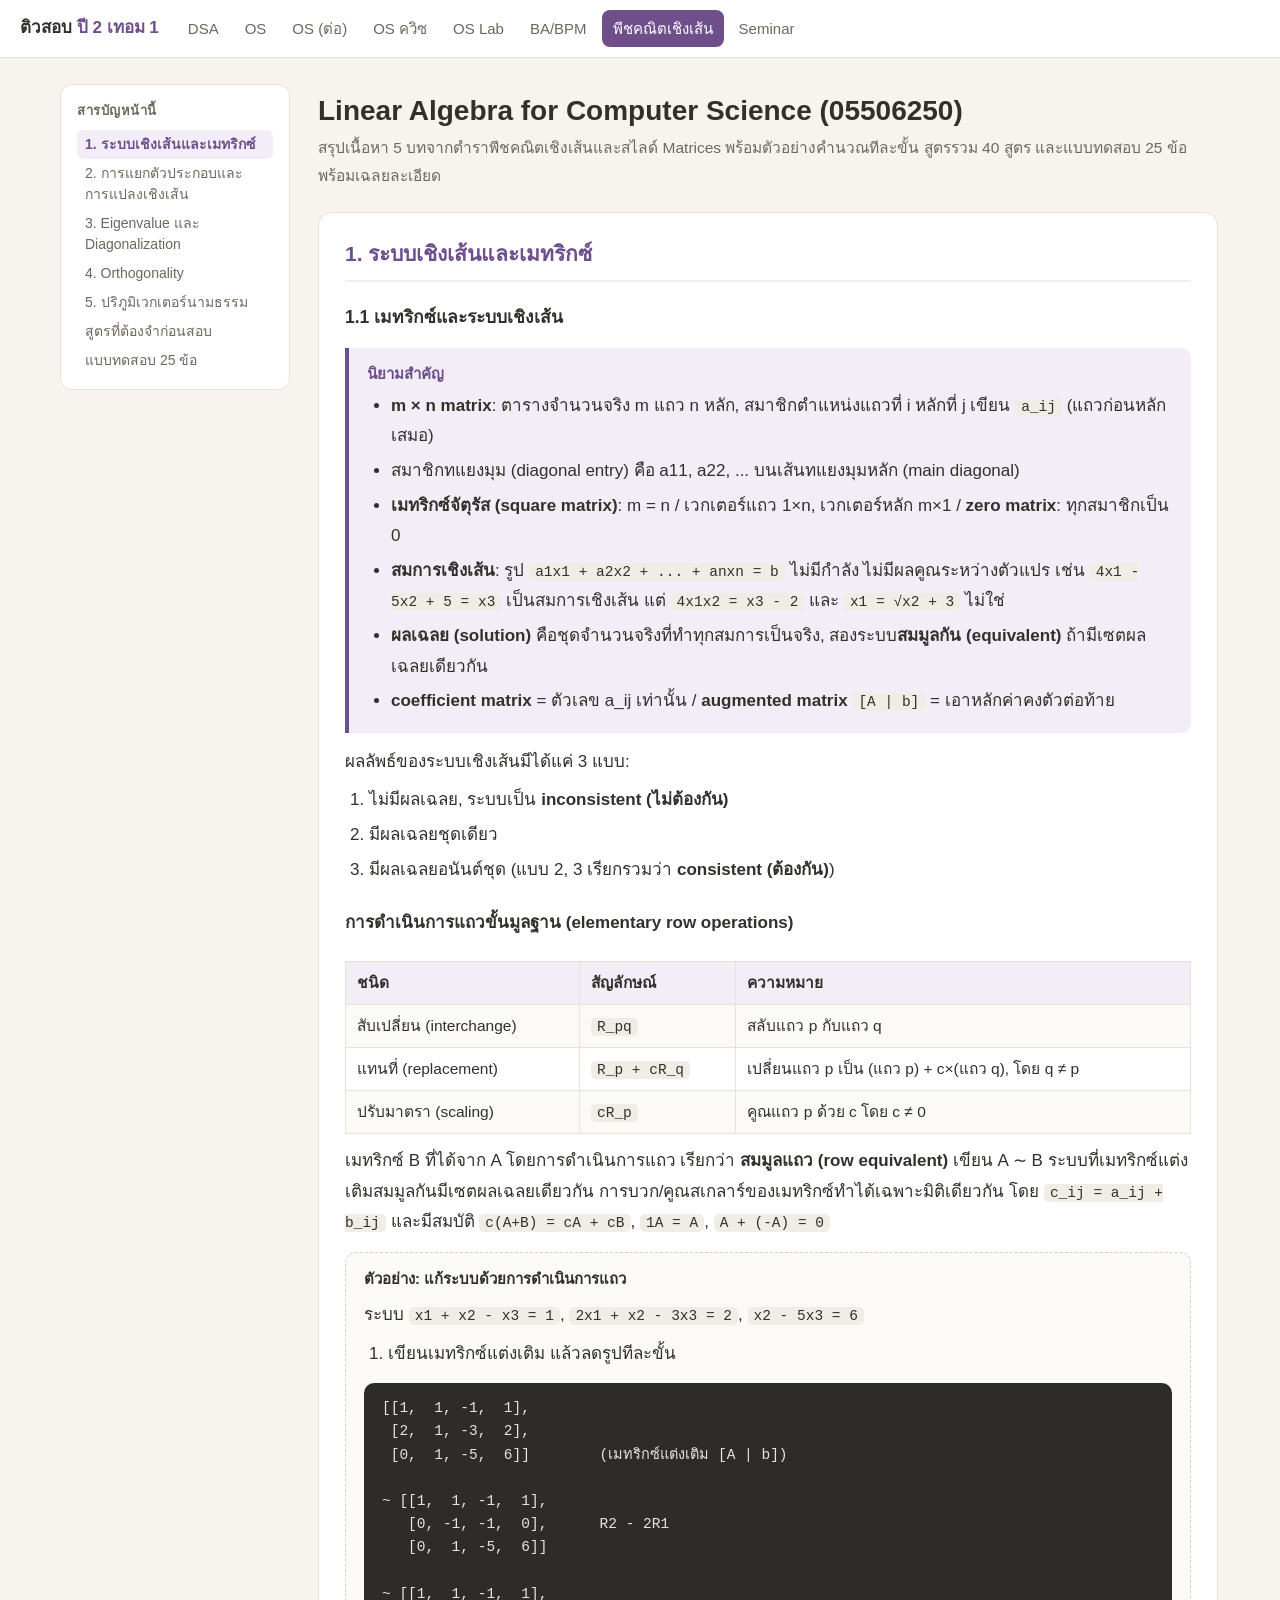
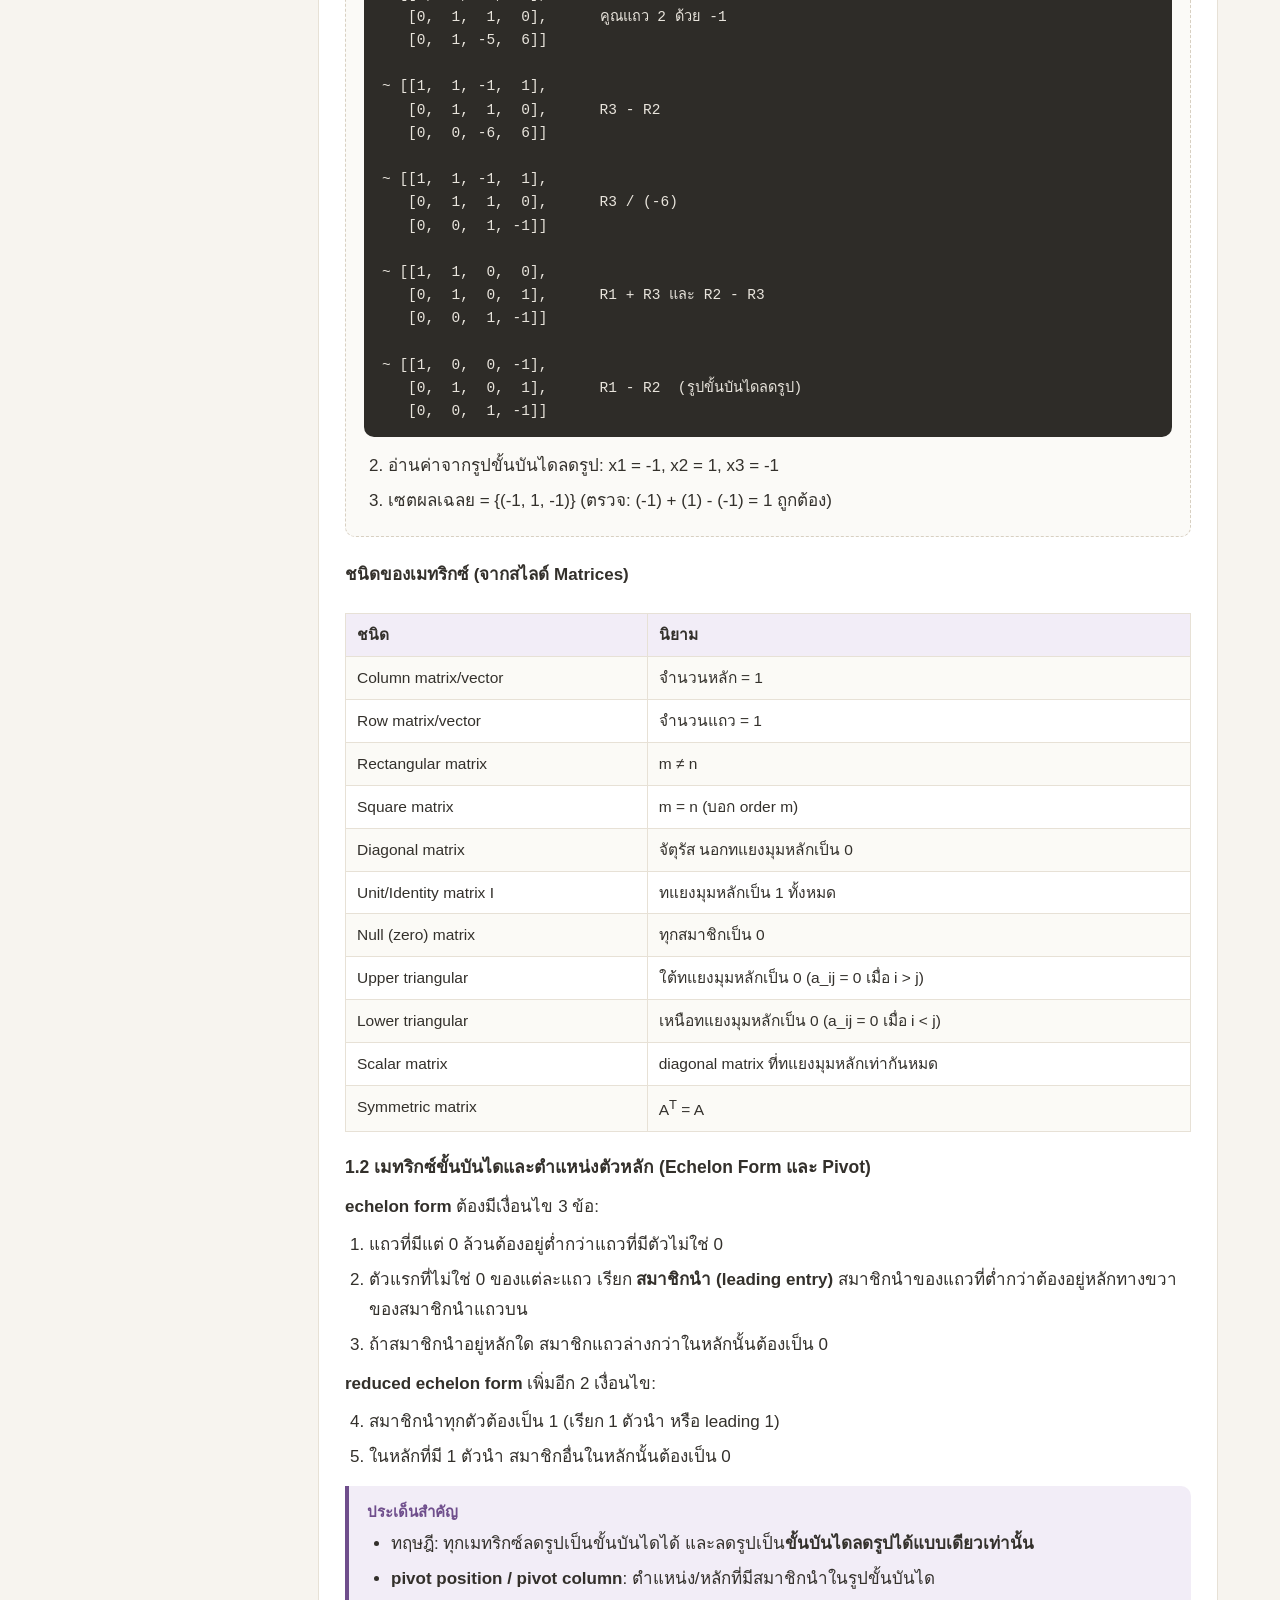
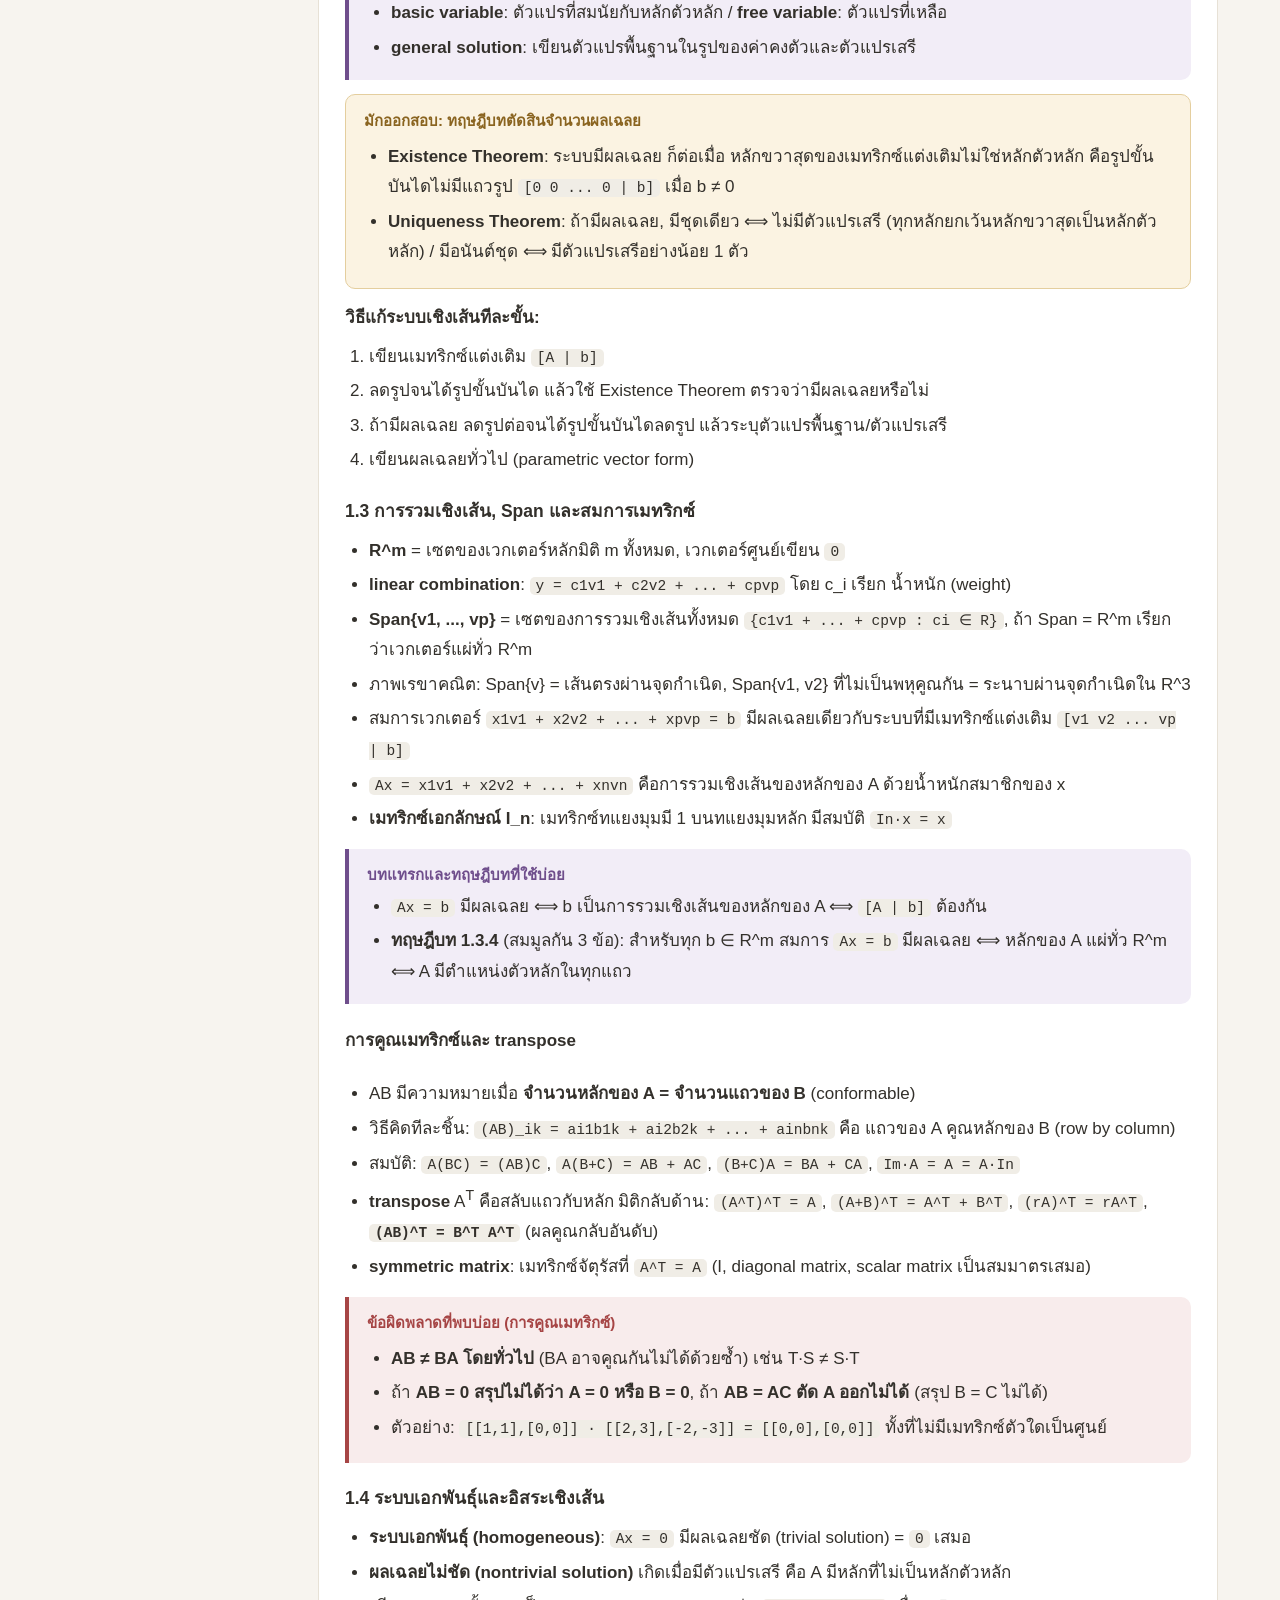
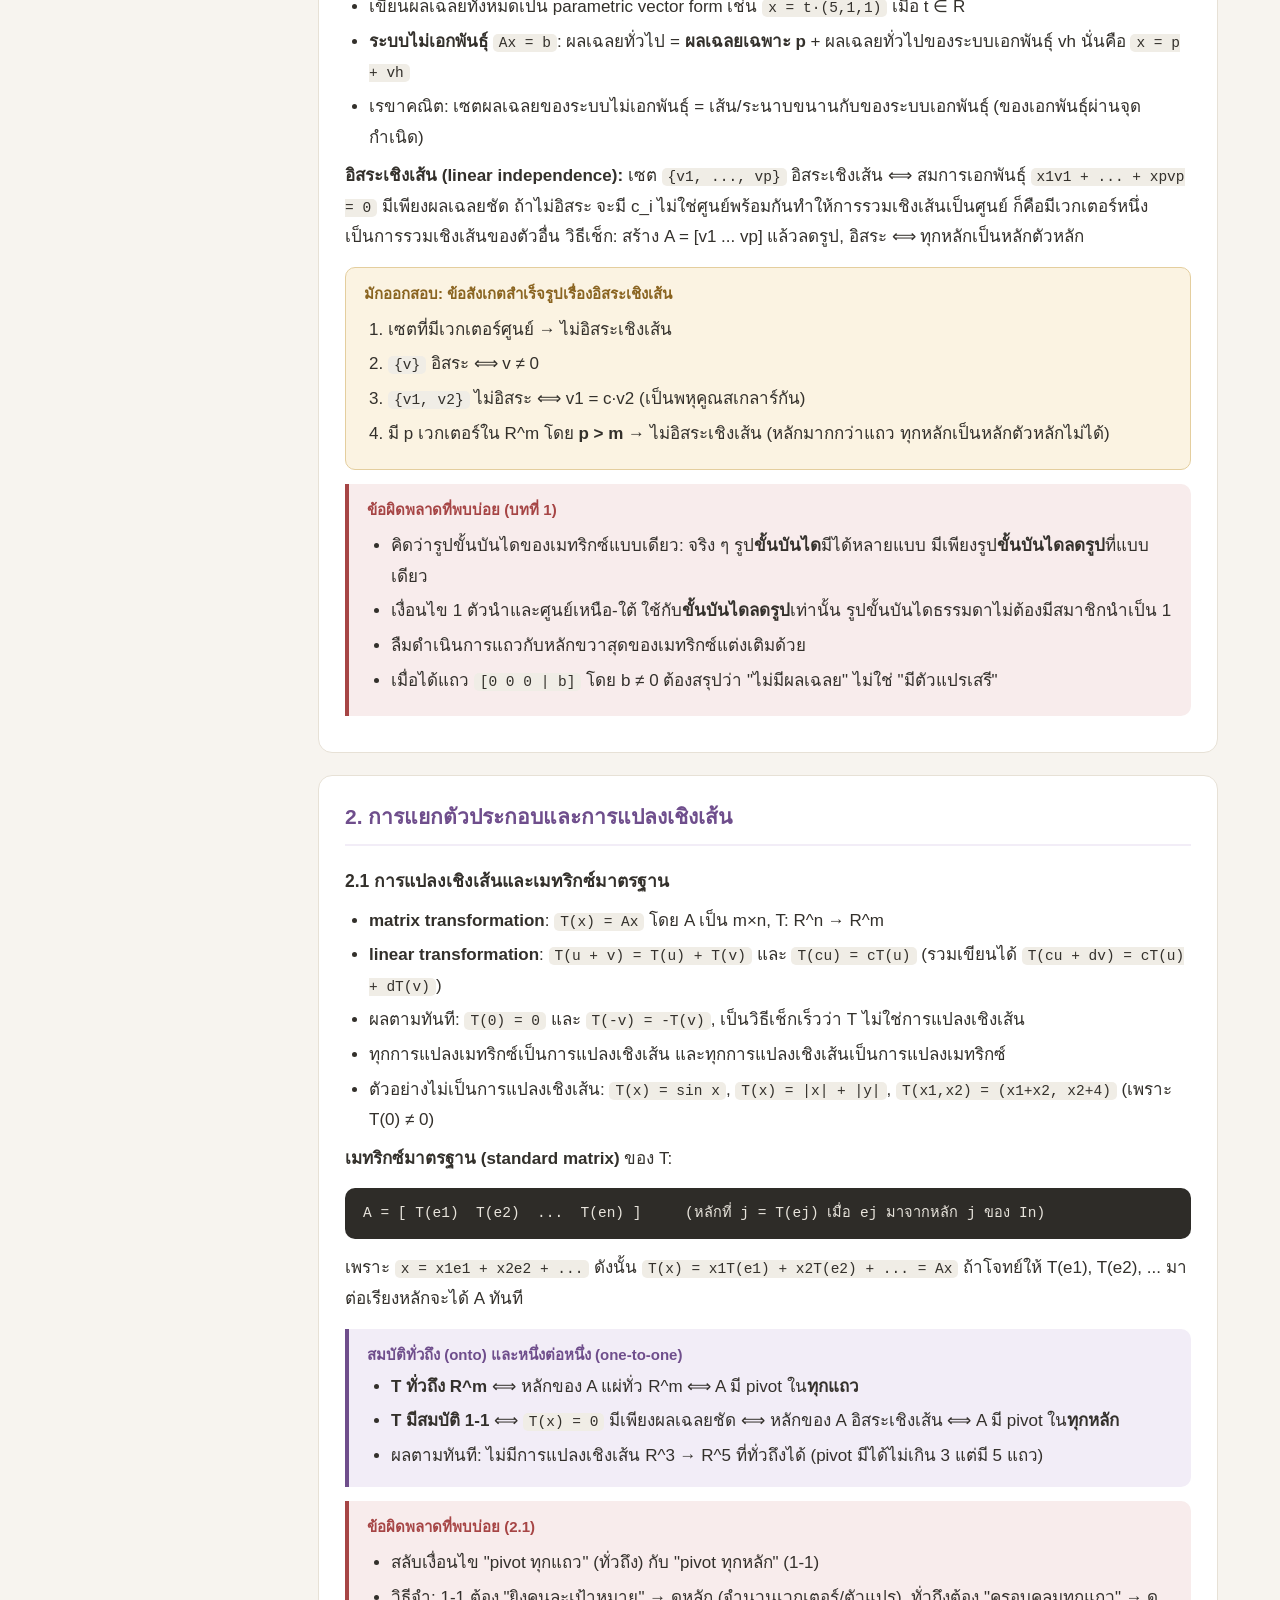
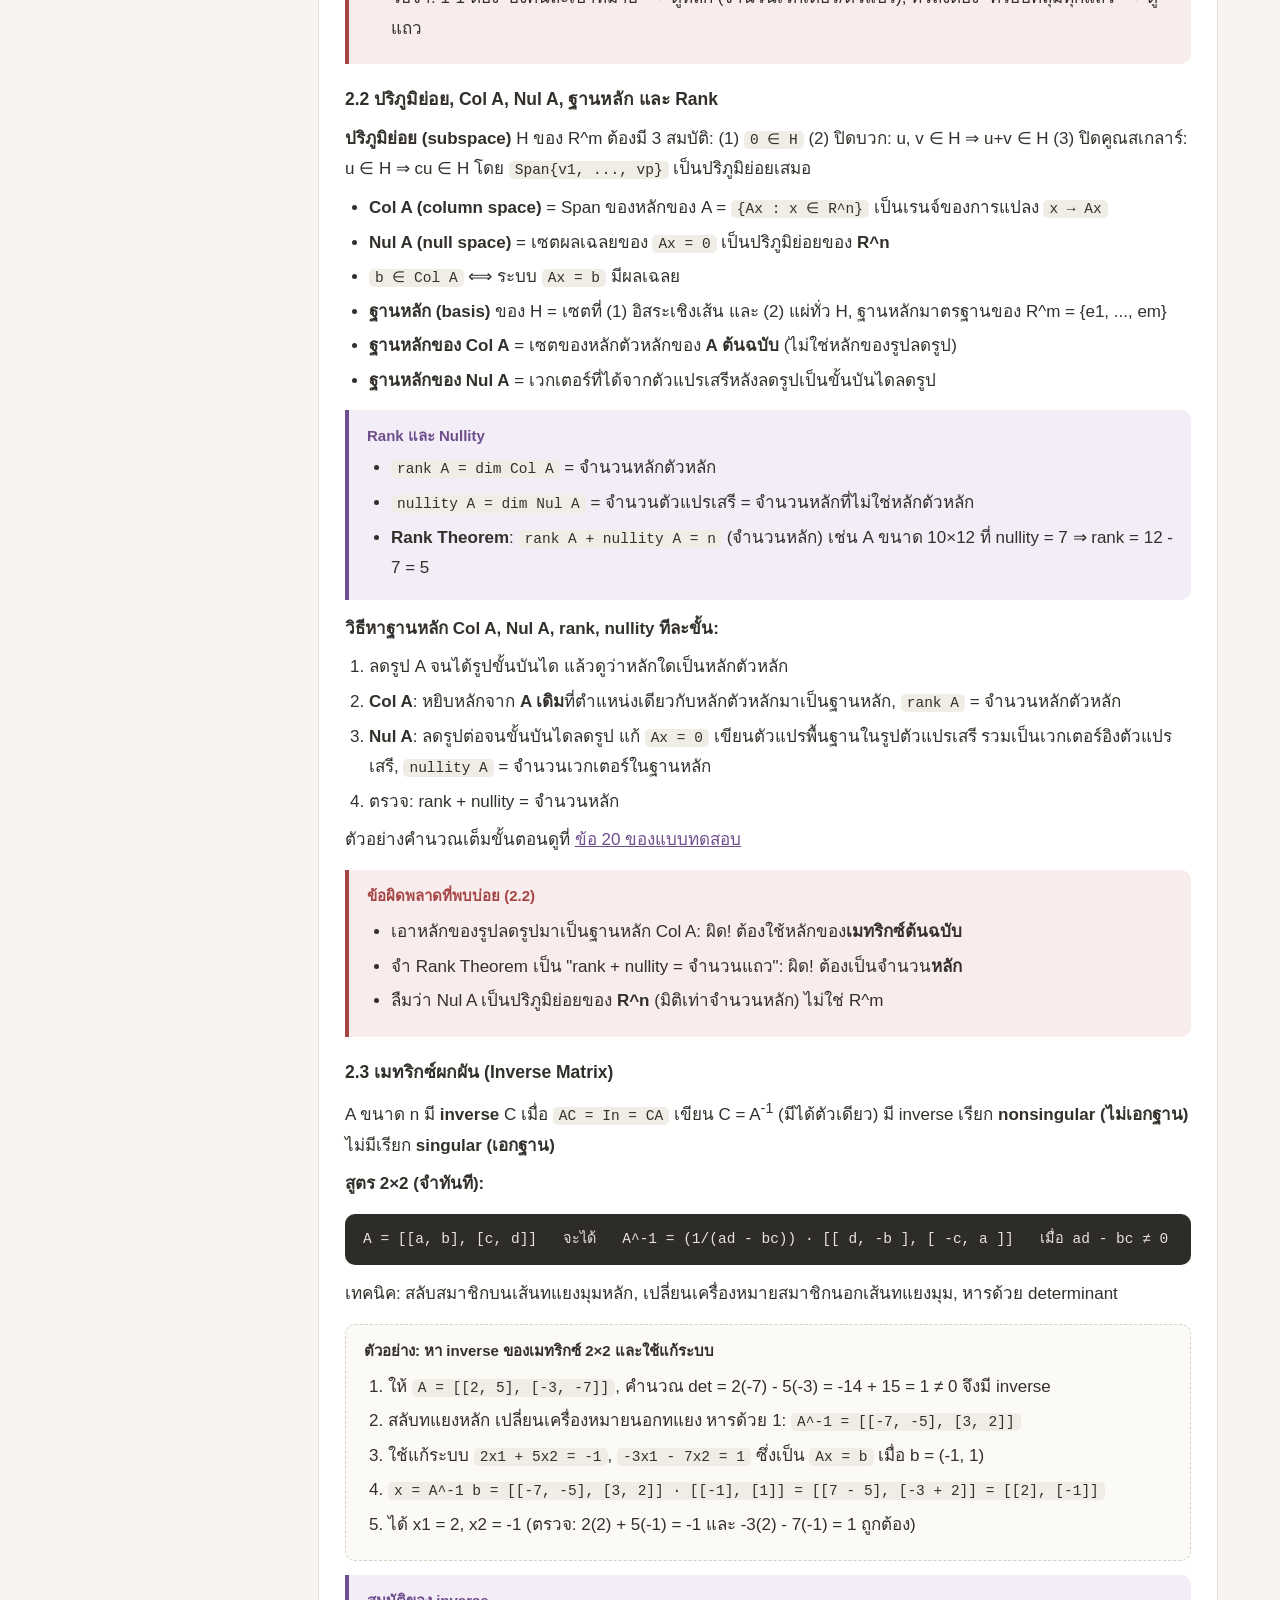
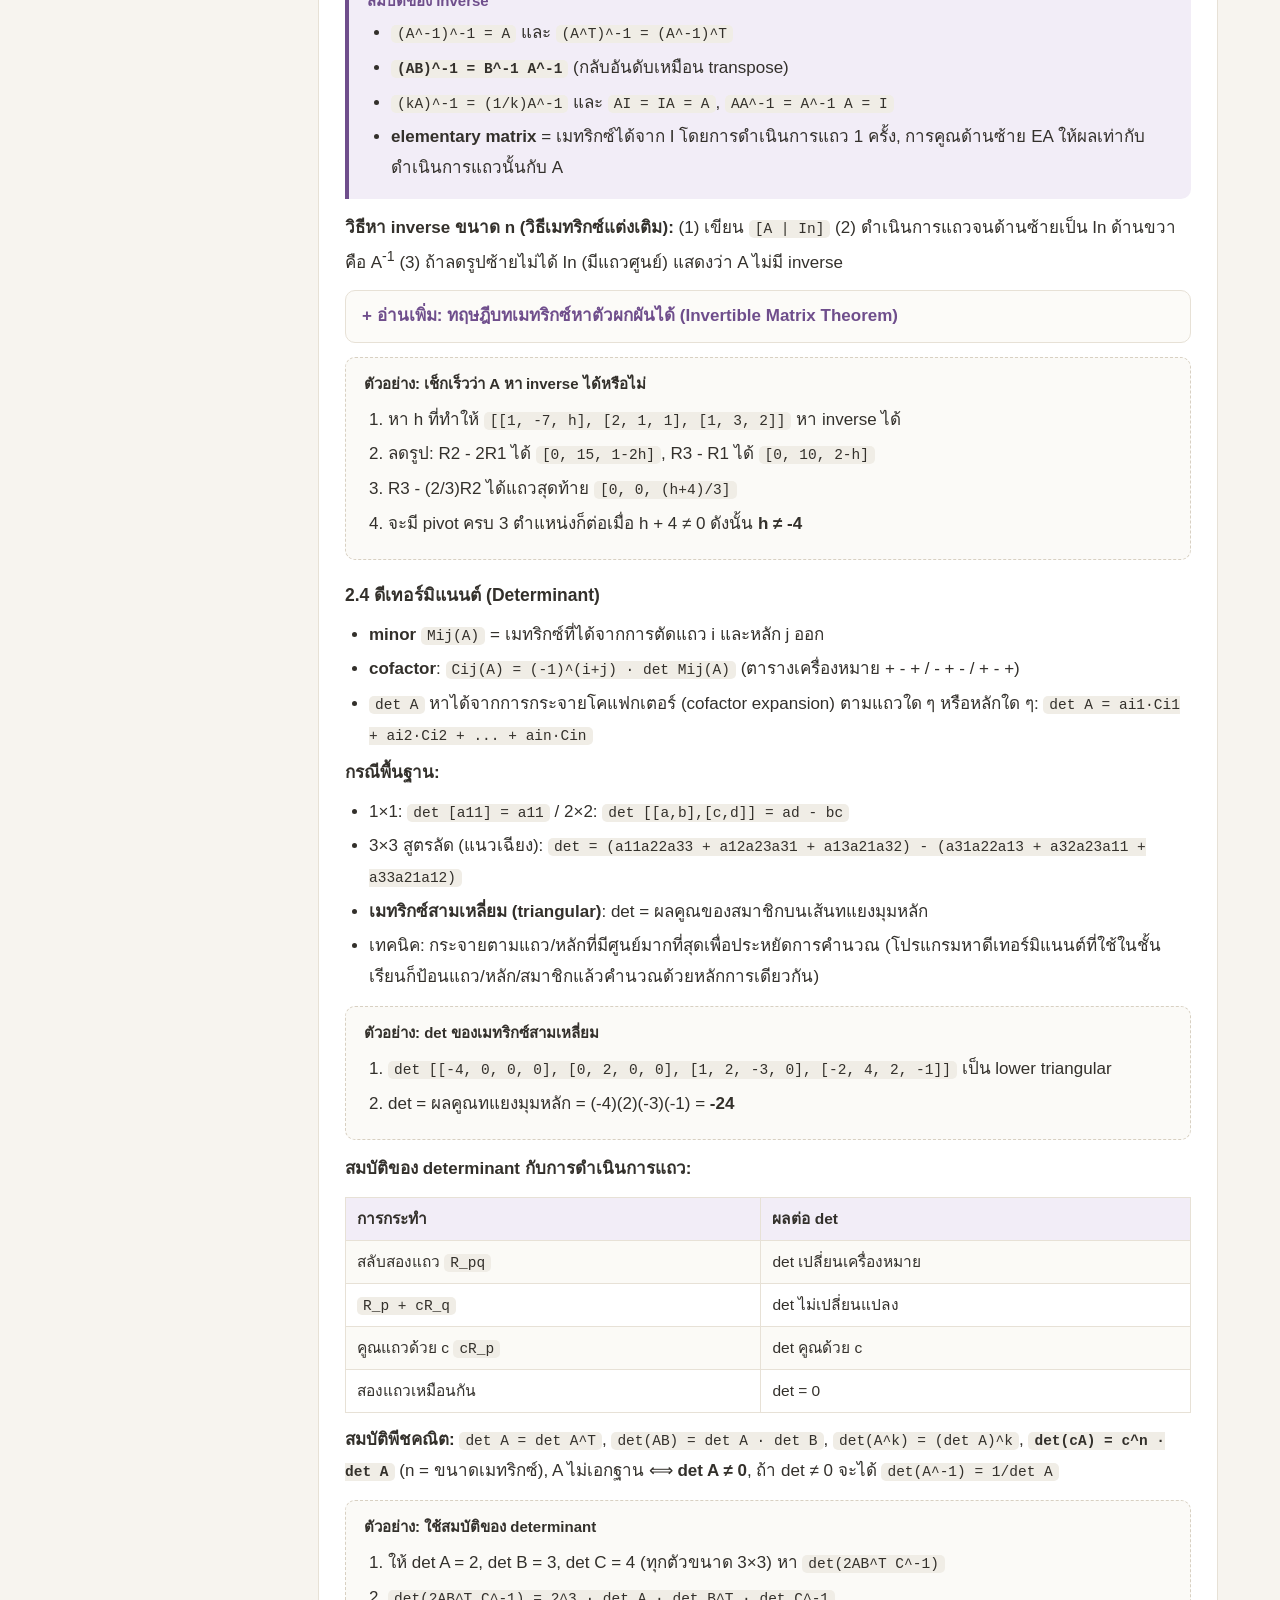
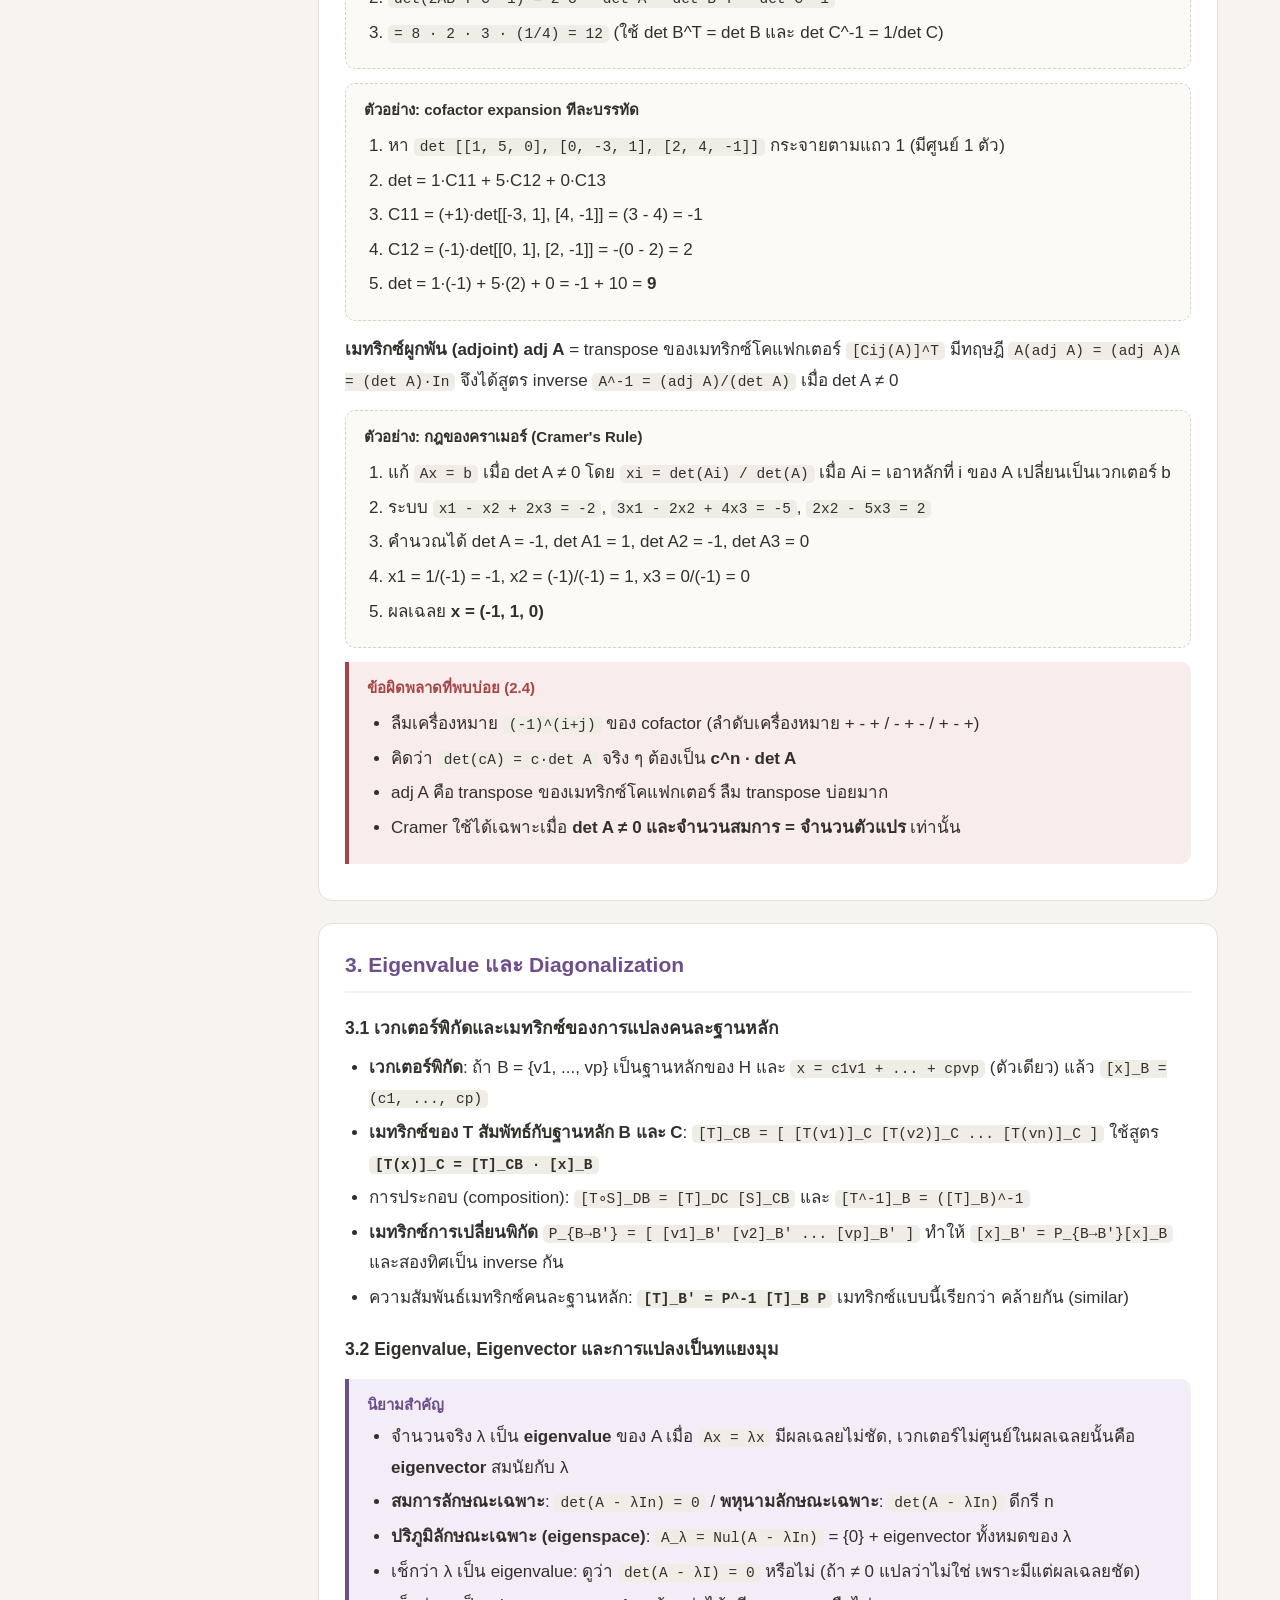
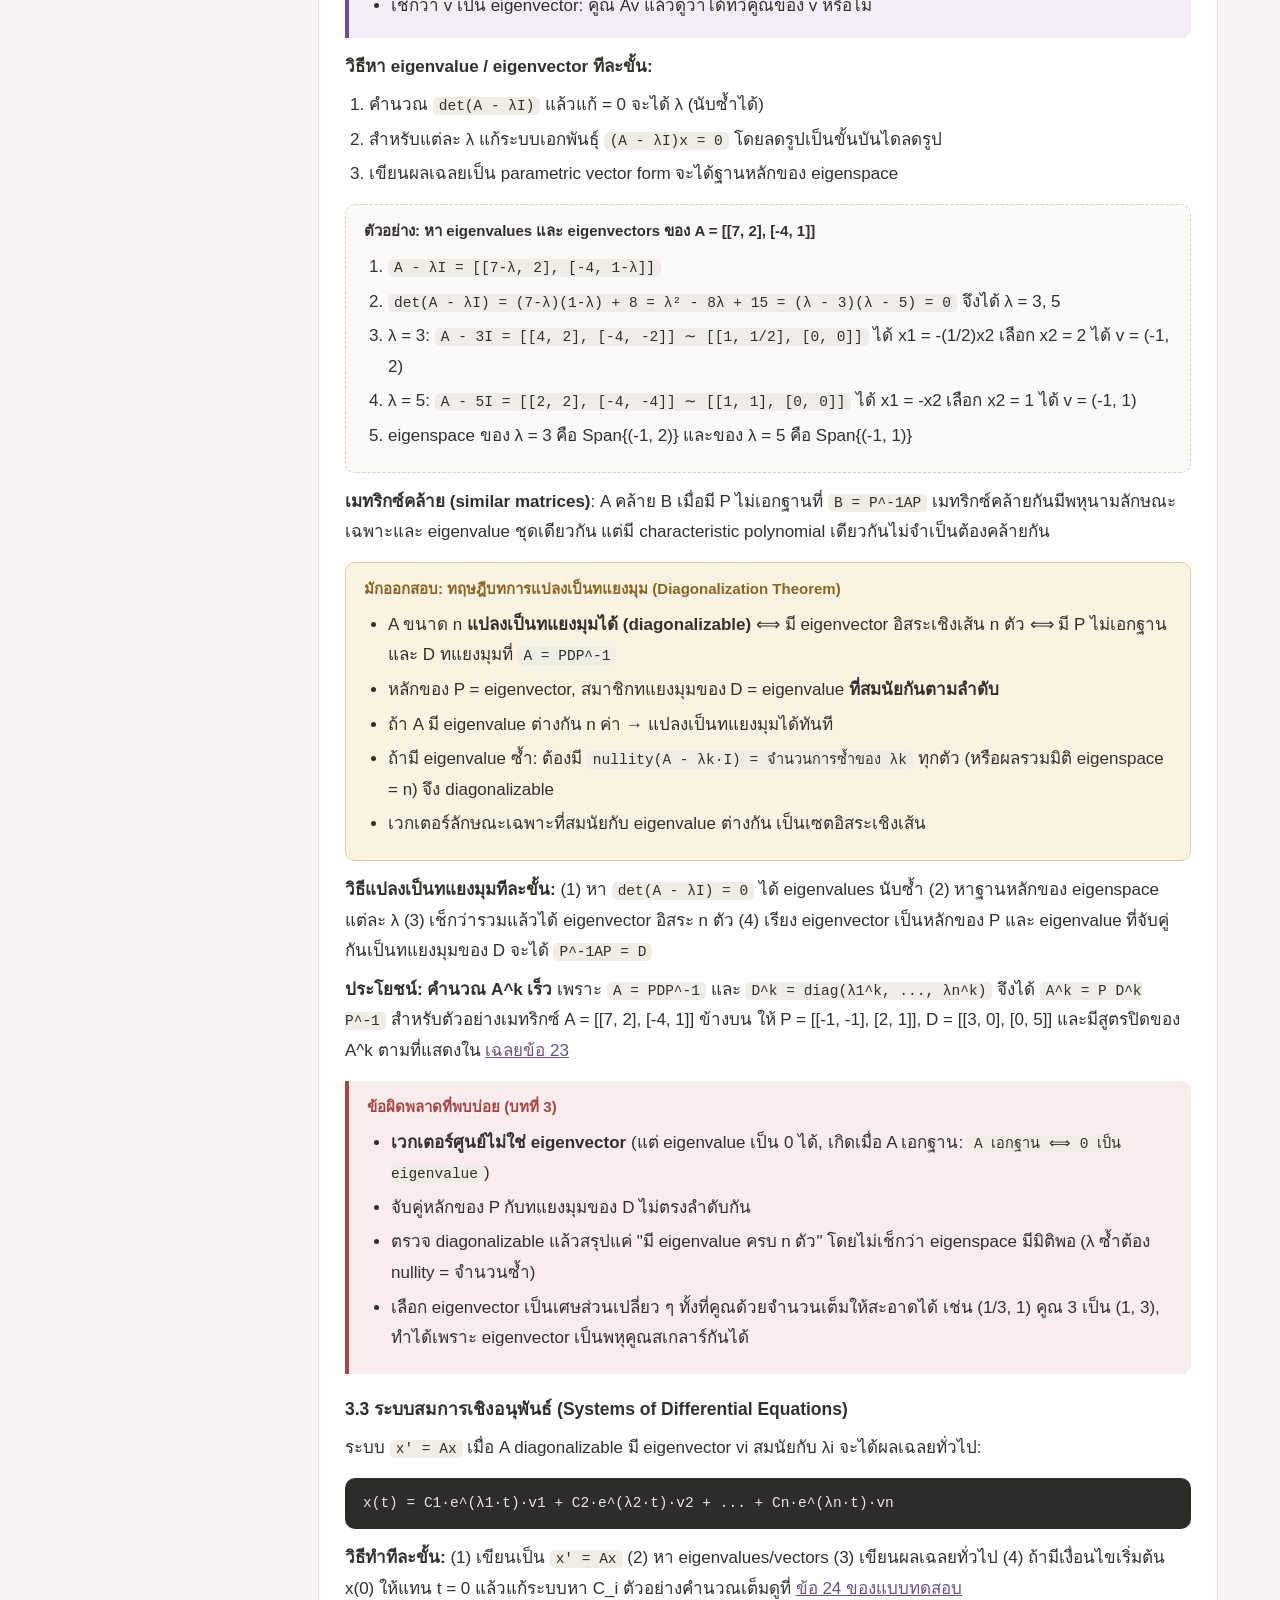
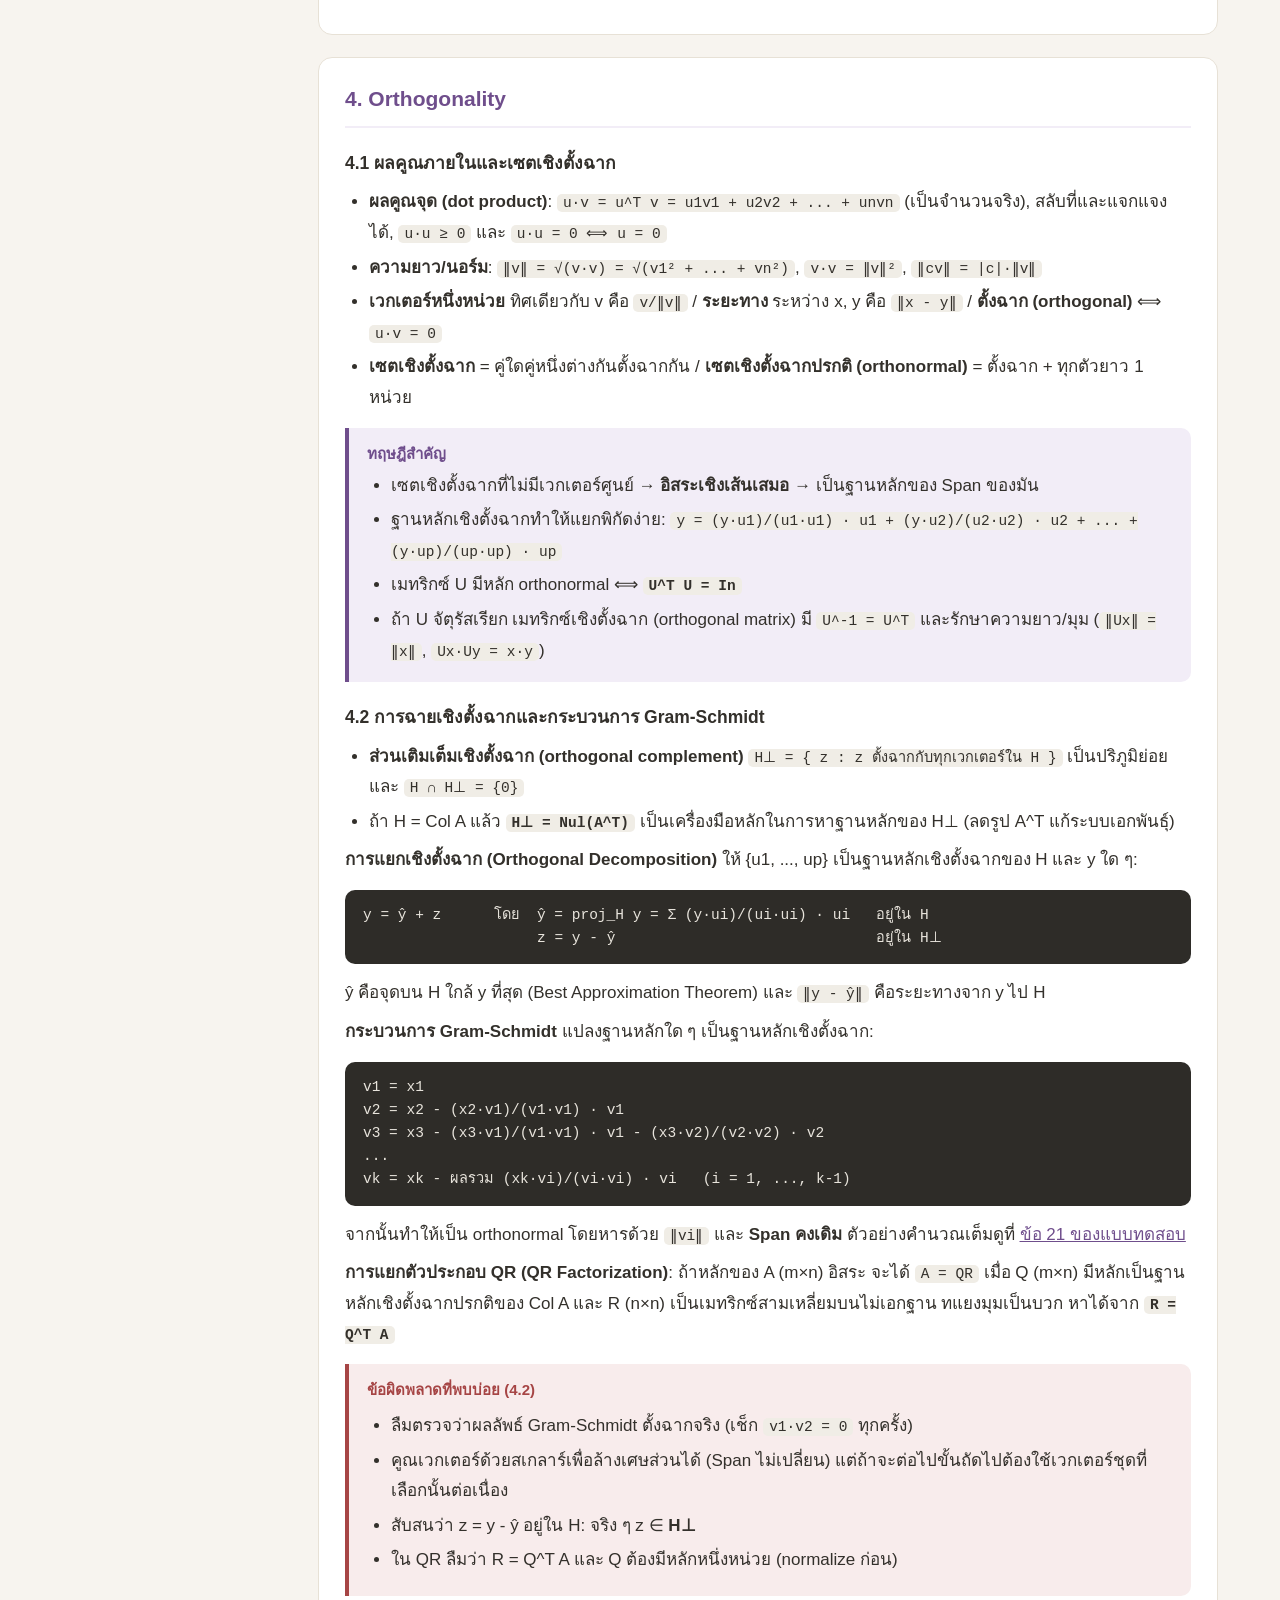
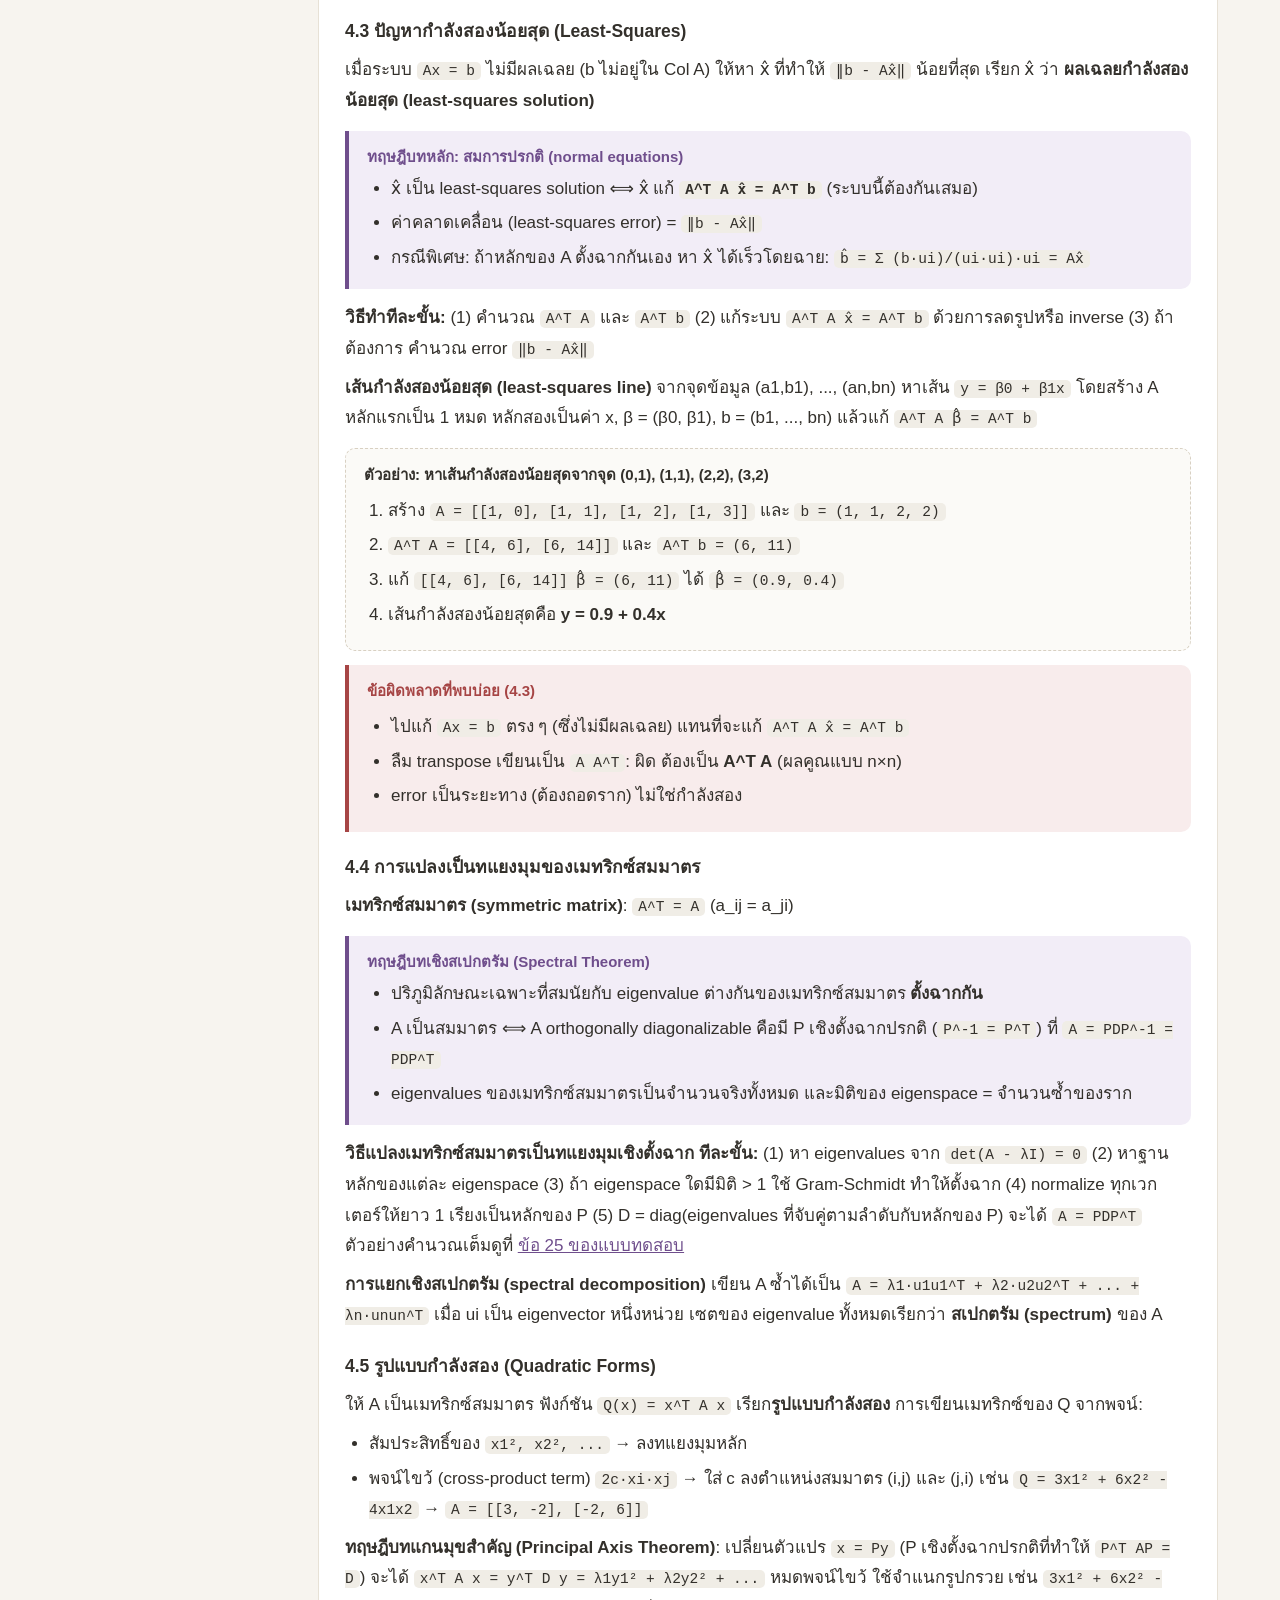
<file: linear.html>
<!DOCTYPE html>
<html lang="th">
<head>
<meta charset="UTF-8">
<meta name="viewport" content="width=device-width, initial-scale=1.0">
<title>พีชคณิตเชิงเส้น (05506250) | ติวสอบ ปี 2 เทอม 1</title>
<link rel="stylesheet" href="assets/style.css">
</head>
<body data-subject="linear">
<header class="topbar">
  <a class="brand" href="index.html">ติวสอบ <span>ปี 2 เทอม 1</span></a>
  <nav class="subject-nav">
    <a href="dsa.html">DSA</a>
    <a href="os.html">OS</a>
    <a href="os-2.html">OS (ต่อ)</a>
    <a href="os-quiz.html">OS ควิซ</a>
    <a href="oslab.html">OS Lab</a>
    <a href="bpm.html">BA/BPM</a>
    <a href="linear.html" class="active">พีชคณิตเชิงเส้น</a>
    <a href="seminar.html">Seminar</a>
  </nav>
</header>
<div class="layout">
  <aside class="toc">
    <div class="toc-title">สารบัญหน้านี้</div>
    <a href="#sec1">1. ระบบเชิงเส้นและเมทริกซ์</a>
    <a href="#sec2">2. การแยกตัวประกอบและการแปลงเชิงเส้น</a>
    <a href="#sec3">3. Eigenvalue และ Diagonalization</a>
    <a href="#sec4">4. Orthogonality</a>
    <a href="#sec5">5. ปริภูมิเวกเตอร์นามธรรม</a>
    <a href="#sec6">สูตรที่ต้องจำก่อนสอบ</a>
    <a href="#quiz">แบบทดสอบ 25 ข้อ</a>
  </aside>
  <main>
    <article>
      <h1>Linear Algebra for Computer Science (05506250)</h1>
      <p class="page-sub">สรุปเนื้อหา 5 บทจากตำราพีชคณิตเชิงเส้นและสไลด์ Matrices พร้อมตัวอย่างคำนวณทีละขั้น สูตรรวม 40 สูตร และแบบทดสอบ 25 ข้อพร้อมเฉลยละเอียด</p>

      <section id="sec1" class="card">
        <h2>1. ระบบเชิงเส้นและเมทริกซ์</h2>

        <h3>1.1 เมทริกซ์และระบบเชิงเส้น</h3>
        <div class="keypoints"><div class="kp-title">นิยามสำคัญ</div>
          <ul>
            <li><strong>m × n matrix</strong>: ตารางจำนวนจริง m แถว n หลัก, สมาชิกตำแหน่งแถวที่ i หลักที่ j เขียน <code>a_ij</code> (แถวก่อนหลักเสมอ)</li>
            <li>สมาชิกทแยงมุม (diagonal entry) คือ a11, a22, ... บนเส้นทแยงมุมหลัก (main diagonal)</li>
            <li><strong>เมทริกซ์จัตุรัส (square matrix)</strong>: m = n / เวกเตอร์แถว 1×n, เวกเตอร์หลัก m×1 / <strong>zero matrix</strong>: ทุกสมาชิกเป็น 0</li>
            <li><strong>สมการเชิงเส้น</strong>: รูป <code>a1x1 + a2x2 + ... + anxn = b</code> ไม่มีกำลัง ไม่มีผลคูณระหว่างตัวแปร เช่น <code>4x1 - 5x2 + 5 = x3</code> เป็นสมการเชิงเส้น แต่ <code>4x1x2 = x3 - 2</code> และ <code>x1 = √x2 + 3</code> ไม่ใช่</li>
            <li><strong>ผลเฉลย (solution)</strong> คือชุดจำนวนจริงที่ทำทุกสมการเป็นจริง, สองระบบ<strong>สมมูลกัน (equivalent)</strong> ถ้ามีเซตผลเฉลยเดียวกัน</li>
            <li><strong>coefficient matrix</strong> = ตัวเลข a_ij เท่านั้น / <strong>augmented matrix</strong> <code>[A | b]</code> = เอาหลักค่าคงตัวต่อท้าย</li>
          </ul>
        </div>

        <p>ผลลัพธ์ของระบบเชิงเส้นมีได้แค่ 3 แบบ:</p>
        <ol>
          <li>ไม่มีผลเฉลย, ระบบเป็น <strong>inconsistent (ไม่ต้องกัน)</strong></li>
          <li>มีผลเฉลยชุดเดียว</li>
          <li>มีผลเฉลยอนันต์ชุด (แบบ 2, 3 เรียกรวมว่า <strong>consistent (ต้องกัน)</strong>)</li>
        </ol>

        <h4>การดำเนินการแถวขั้นมูลฐาน (elementary row operations)</h4>
        <table>
          <tr><th>ชนิด</th><th>สัญลักษณ์</th><th>ความหมาย</th></tr>
          <tr><td>สับเปลี่ยน (interchange)</td><td><code>R_pq</code></td><td>สลับแถว p กับแถว q</td></tr>
          <tr><td>แทนที่ (replacement)</td><td><code>R_p + cR_q</code></td><td>เปลี่ยนแถว p เป็น (แถว p) + c×(แถว q), โดย q ≠ p</td></tr>
          <tr><td>ปรับมาตรา (scaling)</td><td><code>cR_p</code></td><td>คูณแถว p ด้วย c โดย c ≠ 0</td></tr>
        </table>
        <p>เมทริกซ์ B ที่ได้จาก A โดยการดำเนินการแถว เรียกว่า <strong>สมมูลแถว (row equivalent)</strong> เขียน A ∼ B ระบบที่เมทริกซ์แต่งเติมสมมูลกันมีเซตผลเฉลยเดียวกัน การบวก/คูณสเกลาร์ของเมทริกซ์ทำได้เฉพาะมิติเดียวกัน โดย <code>c_ij = a_ij + b_ij</code> และมีสมบัติ <code>c(A+B) = cA + cB</code>, <code>1A = A</code>, <code>A + (-A) = 0</code></p>

        <div class="example"><div class="ex-title">ตัวอย่าง: แก้ระบบด้วยการดำเนินการแถว</div>
          <p>ระบบ <code>x1 + x2 - x3 = 1</code>, <code>2x1 + x2 - 3x3 = 2</code>, <code>x2 - 5x3 = 6</code></p>
          <ol>
            <li>เขียนเมทริกซ์แต่งเติม แล้วลดรูปทีละขั้น</li>
          </ol>
<pre><code>[[1,  1, -1,  1],
 [2,  1, -3,  2],
 [0,  1, -5,  6]]        (เมทริกซ์แต่งเติม [A | b])

~ [[1,  1, -1,  1],
   [0, -1, -1,  0],      R2 - 2R1
   [0,  1, -5,  6]]

~ [[1,  1, -1,  1],
   [0,  1,  1,  0],      คูณแถว 2 ด้วย -1
   [0,  1, -5,  6]]

~ [[1,  1, -1,  1],
   [0,  1,  1,  0],      R3 - R2
   [0,  0, -6,  6]]

~ [[1,  1, -1,  1],
   [0,  1,  1,  0],      R3 / (-6)
   [0,  0,  1, -1]]

~ [[1,  1,  0,  0],
   [0,  1,  0,  1],      R1 + R3 และ R2 - R3
   [0,  0,  1, -1]]

~ [[1,  0,  0, -1],
   [0,  1,  0,  1],      R1 - R2  (รูปขั้นบันไดลดรูป)
   [0,  0,  1, -1]]</code></pre>
          <ol start="2">
            <li>อ่านค่าจากรูปขั้นบันไดลดรูป: x1 = -1, x2 = 1, x3 = -1</li>
            <li>เซตผลเฉลย = {(-1, 1, -1)} (ตรวจ: (-1) + (1) - (-1) = 1 ถูกต้อง)</li>
          </ol>
        </div>

        <h4>ชนิดของเมทริกซ์ (จากสไลด์ Matrices)</h4>
        <table>
          <tr><th>ชนิด</th><th>นิยาม</th></tr>
          <tr><td>Column matrix/vector</td><td>จำนวนหลัก = 1</td></tr>
          <tr><td>Row matrix/vector</td><td>จำนวนแถว = 1</td></tr>
          <tr><td>Rectangular matrix</td><td>m ≠ n</td></tr>
          <tr><td>Square matrix</td><td>m = n (บอก order m)</td></tr>
          <tr><td>Diagonal matrix</td><td>จัตุรัส นอกทแยงมุมหลักเป็น 0</td></tr>
          <tr><td>Unit/Identity matrix I</td><td>ทแยงมุมหลักเป็น 1 ทั้งหมด</td></tr>
          <tr><td>Null (zero) matrix</td><td>ทุกสมาชิกเป็น 0</td></tr>
          <tr><td>Upper triangular</td><td>ใต้ทแยงมุมหลักเป็น 0 (a_ij = 0 เมื่อ i &gt; j)</td></tr>
          <tr><td>Lower triangular</td><td>เหนือทแยงมุมหลักเป็น 0 (a_ij = 0 เมื่อ i &lt; j)</td></tr>
          <tr><td>Scalar matrix</td><td>diagonal matrix ที่ทแยงมุมหลักเท่ากันหมด</td></tr>
          <tr><td>Symmetric matrix</td><td>A<sup>T</sup> = A</td></tr>
        </table>

        <h3>1.2 เมทริกซ์ขั้นบันไดและตำแหน่งตัวหลัก (Echelon Form และ Pivot)</h3>
        <p><strong>echelon form</strong> ต้องมีเงื่อนไข 3 ข้อ:</p>
        <ol>
          <li>แถวที่มีแต่ 0 ล้วนต้องอยู่ต่ำกว่าแถวที่มีตัวไม่ใช่ 0</li>
          <li>ตัวแรกที่ไม่ใช่ 0 ของแต่ละแถว เรียก <strong>สมาชิกนำ (leading entry)</strong> สมาชิกนำของแถวที่ต่ำกว่าต้องอยู่หลักทางขวาของสมาชิกนำแถวบน</li>
          <li>ถ้าสมาชิกนำอยู่หลักใด สมาชิกแถวล่างกว่าในหลักนั้นต้องเป็น 0</li>
        </ol>
        <p><strong>reduced echelon form</strong> เพิ่มอีก 2 เงื่อนไข:</p>
        <ol start="4">
          <li>สมาชิกนำทุกตัวต้องเป็น 1 (เรียก 1 ตัวนำ หรือ leading 1)</li>
          <li>ในหลักที่มี 1 ตัวนำ สมาชิกอื่นในหลักนั้นต้องเป็น 0</li>
        </ol>
        <div class="keypoints"><div class="kp-title">ประเด็นสำคัญ</div>
          <ul>
            <li>ทฤษฎี: ทุกเมทริกซ์ลดรูปเป็นขั้นบันไดได้ และลดรูปเป็น<strong>ขั้นบันไดลดรูปได้แบบเดียวเท่านั้น</strong></li>
            <li><strong>pivot position / pivot column</strong>: ตำแหน่ง/หลักที่มีสมาชิกนำในรูปขั้นบันได</li>
            <li><strong>basic variable</strong>: ตัวแปรที่สมนัยกับหลักตัวหลัก / <strong>free variable</strong>: ตัวแปรที่เหลือ</li>
            <li><strong>general solution</strong>: เขียนตัวแปรพื้นฐานในรูปของค่าคงตัวและตัวแปรเสรี</li>
          </ul>
        </div>
        <div class="exam-box"><div class="kp-title">มักออกสอบ: ทฤษฎีบทตัดสินจำนวนผลเฉลย</div>
          <ul>
            <li><strong>Existence Theorem</strong>: ระบบมีผลเฉลย ก็ต่อเมื่อ หลักขวาสุดของเมทริกซ์แต่งเติมไม่ใช่หลักตัวหลัก คือรูปขั้นบันไดไม่มีแถวรูป <code>[0 0 ... 0 | b]</code> เมื่อ b ≠ 0</li>
            <li><strong>Uniqueness Theorem</strong>: ถ้ามีผลเฉลย, มีชุดเดียว ⟺ ไม่มีตัวแปรเสรี (ทุกหลักยกเว้นหลักขวาสุดเป็นหลักตัวหลัก) / มีอนันต์ชุด ⟺ มีตัวแปรเสรีอย่างน้อย 1 ตัว</li>
          </ul>
        </div>
        <p><strong>วิธีแก้ระบบเชิงเส้นทีละขั้น:</strong></p>
        <ol>
          <li>เขียนเมทริกซ์แต่งเติม <code>[A | b]</code></li>
          <li>ลดรูปจนได้รูปขั้นบันได แล้วใช้ Existence Theorem ตรวจว่ามีผลเฉลยหรือไม่</li>
          <li>ถ้ามีผลเฉลย ลดรูปต่อจนได้รูปขั้นบันไดลดรูป แล้วระบุตัวแปรพื้นฐาน/ตัวแปรเสรี</li>
          <li>เขียนผลเฉลยทั่วไป (parametric vector form)</li>
        </ol>

        <h3>1.3 การรวมเชิงเส้น, Span และสมการเมทริกซ์</h3>
        <ul>
          <li><strong>R^m</strong> = เซตของเวกเตอร์หลักมิติ m ทั้งหมด, เวกเตอร์ศูนย์เขียน <code>0</code></li>
          <li><strong>linear combination</strong>: <code>y = c1v1 + c2v2 + ... + cpvp</code> โดย c_i เรียก น้ำหนัก (weight)</li>
          <li><strong>Span{v1, ..., vp}</strong> = เซตของการรวมเชิงเส้นทั้งหมด <code>{c1v1 + ... + cpvp : ci ∈ R}</code>, ถ้า Span = R^m เรียกว่าเวกเตอร์แผ่ทั่ว R^m</li>
          <li>ภาพเรขาคณิต: Span{v} = เส้นตรงผ่านจุดกำเนิด, Span{v1, v2} ที่ไม่เป็นพหุคูณกัน = ระนาบผ่านจุดกำเนิดใน R^3</li>
          <li>สมการเวกเตอร์ <code>x1v1 + x2v2 + ... + xpvp = b</code> มีผลเฉลยเดียวกับระบบที่มีเมทริกซ์แต่งเติม <code>[v1 v2 ... vp | b]</code></li>
          <li><code>Ax = x1v1 + x2v2 + ... + xnvn</code> คือการรวมเชิงเส้นของหลักของ A ด้วยน้ำหนักสมาชิกของ x</li>
          <li><strong>เมทริกซ์เอกลักษณ์ I_n</strong>: เมทริกซ์ทแยงมุมมี 1 บนทแยงมุมหลัก มีสมบัติ <code>In·x = x</code></li>
        </ul>
        <div class="keypoints"><div class="kp-title">บทแทรกและทฤษฎีบทที่ใช้บ่อย</div>
          <ul>
            <li><code>Ax = b</code> มีผลเฉลย ⟺ b เป็นการรวมเชิงเส้นของหลักของ A ⟺ <code>[A | b]</code> ต้องกัน</li>
            <li><strong>ทฤษฎีบท 1.3.4</strong> (สมมูลกัน 3 ข้อ): สำหรับทุก b ∈ R^m สมการ <code>Ax = b</code> มีผลเฉลย ⟺ หลักของ A แผ่ทั่ว R^m ⟺ A มีตำแหน่งตัวหลักในทุกแถว</li>
          </ul>
        </div>
        <h4>การคูณเมทริกซ์และ transpose</h4>
        <ul>
          <li>AB มีความหมายเมื่อ <strong>จำนวนหลักของ A = จำนวนแถวของ B</strong> (conformable)</li>
          <li>วิธีคิดทีละชิ้น: <code>(AB)_ik = ai1b1k + ai2b2k + ... + ainbnk</code> คือ แถวของ A คูณหลักของ B (row by column)</li>
          <li>สมบัติ: <code>A(BC) = (AB)C</code>, <code>A(B+C) = AB + AC</code>, <code>(B+C)A = BA + CA</code>, <code>Im·A = A = A·In</code></li>
          <li><strong>transpose</strong> A<sup>T</sup> คือสลับแถวกับหลัก มิติกลับด้าน: <code>(A^T)^T = A</code>, <code>(A+B)^T = A^T + B^T</code>, <code>(rA)^T = rA^T</code>, <strong><code>(AB)^T = B^T A^T</code></strong> (ผลคูณกลับอันดับ)</li>
          <li><strong>symmetric matrix</strong>: เมทริกซ์จัตุรัสที่ <code>A^T = A</code> (I, diagonal matrix, scalar matrix เป็นสมมาตรเสมอ)</li>
        </ul>
        <div class="warn-box"><div class="kp-title">ข้อผิดพลาดที่พบบ่อย (การคูณเมทริกซ์)</div>
          <ul>
            <li><strong>AB ≠ BA โดยทั่วไป</strong> (BA อาจคูณกันไม่ได้ด้วยซ้ำ) เช่น T·S ≠ S·T</li>
            <li>ถ้า <strong>AB = 0 สรุปไม่ได้ว่า A = 0 หรือ B = 0</strong>, ถ้า <strong>AB = AC ตัด A ออกไม่ได้</strong> (สรุป B = C ไม่ได้)</li>
            <li>ตัวอย่าง: <code>[[1,1],[0,0]] · [[2,3],[-2,-3]] = [[0,0],[0,0]]</code> ทั้งที่ไม่มีเมทริกซ์ตัวใดเป็นศูนย์</li>
          </ul>
        </div>

        <h3>1.4 ระบบเอกพันธุ์และอิสระเชิงเส้น</h3>
        <ul>
          <li><strong>ระบบเอกพันธุ์ (homogeneous)</strong>: <code>Ax = 0</code> มีผลเฉลยชัด (trivial solution) = <code>0</code> เสมอ</li>
          <li><strong>ผลเฉลยไม่ชัด (nontrivial solution)</strong> เกิดเมื่อมีตัวแปรเสรี คือ A มีหลักที่ไม่เป็นหลักตัวหลัก</li>
          <li>เขียนผลเฉลยทั้งหมดเป็น parametric vector form เช่น <code>x = t·(5,1,1)</code> เมื่อ t ∈ R</li>
          <li><strong>ระบบไม่เอกพันธุ์</strong> <code>Ax = b</code>: ผลเฉลยทั่วไป = <strong>ผลเฉลยเฉพาะ p</strong> + ผลเฉลยทั่วไปของระบบเอกพันธุ์ vh นั่นคือ <code>x = p + vh</code></li>
          <li>เรขาคณิต: เซตผลเฉลยของระบบไม่เอกพันธุ์ = เส้น/ระนาบขนานกับของระบบเอกพันธุ์ (ของเอกพันธุ์ผ่านจุดกำเนิด)</li>
        </ul>
        <p><strong>อิสระเชิงเส้น (linear independence):</strong> เซต <code>{v1, ..., vp}</code> อิสระเชิงเส้น ⟺ สมการเอกพันธุ์ <code>x1v1 + ... + xpvp = 0</code> มีเพียงผลเฉลยชัด ถ้าไม่อิสระ จะมี c_i ไม่ใช่ศูนย์พร้อมกันทำให้การรวมเชิงเส้นเป็นศูนย์ ก็คือมีเวกเตอร์หนึ่งเป็นการรวมเชิงเส้นของตัวอื่น วิธีเช็ก: สร้าง A = [v1 ... vp] แล้วลดรูป, อิสระ ⟺ ทุกหลักเป็นหลักตัวหลัก</p>
        <div class="exam-box"><div class="kp-title">มักออกสอบ: ข้อสังเกตสำเร็จรูปเรื่องอิสระเชิงเส้น</div>
          <ol>
            <li>เซตที่มีเวกเตอร์ศูนย์ → ไม่อิสระเชิงเส้น</li>
            <li><code>{v}</code> อิสระ ⟺ v ≠ 0</li>
            <li><code>{v1, v2}</code> ไม่อิสระ ⟺ v1 = c·v2 (เป็นพหุคูณสเกลาร์กัน)</li>
            <li>มี p เวกเตอร์ใน R^m โดย <strong>p &gt; m</strong> → ไม่อิสระเชิงเส้น (หลักมากกว่าแถว ทุกหลักเป็นหลักตัวหลักไม่ได้)</li>
          </ol>
        </div>
        <div class="warn-box"><div class="kp-title">ข้อผิดพลาดที่พบบ่อย (บทที่ 1)</div>
          <ul>
            <li>คิดว่ารูปขั้นบันไดของเมทริกซ์แบบเดียว: จริง ๆ รูป<strong>ขั้นบันได</strong>มีได้หลายแบบ มีเพียงรูป<strong>ขั้นบันไดลดรูป</strong>ที่แบบเดียว</li>
            <li>เงื่อนไข 1 ตัวนำและศูนย์เหนือ-ใต้ ใช้กับ<strong>ขั้นบันไดลดรูป</strong>เท่านั้น รูปขั้นบันไดธรรมดาไม่ต้องมีสมาชิกนำเป็น 1</li>
            <li>ลืมดำเนินการแถวกับหลักขวาสุดของเมทริกซ์แต่งเติมด้วย</li>
            <li>เมื่อได้แถว <code>[0 0 0 | b]</code> โดย b ≠ 0 ต้องสรุปว่า "ไม่มีผลเฉลย" ไม่ใช่ "มีตัวแปรเสรี"</li>
          </ul>
        </div>
      </section>

      <section id="sec2" class="card">
        <h2>2. การแยกตัวประกอบและการแปลงเชิงเส้น</h2>

        <h3>2.1 การแปลงเชิงเส้นและเมทริกซ์มาตรฐาน</h3>
        <ul>
          <li><strong>matrix transformation</strong>: <code>T(x) = Ax</code> โดย A เป็น m×n, T: R^n → R^m</li>
          <li><strong>linear transformation</strong>: <code>T(u + v) = T(u) + T(v)</code> และ <code>T(cu) = cT(u)</code> (รวมเขียนได้ <code>T(cu + dv) = cT(u) + dT(v)</code>)</li>
          <li>ผลตามทันที: <code>T(0) = 0</code> และ <code>T(-v) = -T(v)</code>, เป็นวิธีเช็กเร็วว่า T ไม่ใช่การแปลงเชิงเส้น</li>
          <li>ทุกการแปลงเมทริกซ์เป็นการแปลงเชิงเส้น และทุกการแปลงเชิงเส้นเป็นการแปลงเมทริกซ์</li>
          <li>ตัวอย่างไม่เป็นการแปลงเชิงเส้น: <code>T(x) = sin x</code>, <code>T(x) = |x| + |y|</code>, <code>T(x1,x2) = (x1+x2, x2+4)</code> (เพราะ T(0) ≠ 0)</li>
        </ul>
        <p><strong>เมทริกซ์มาตรฐาน (standard matrix)</strong> ของ T:</p>
<pre><code>A = [ T(e1)  T(e2)  ...  T(en) ]     (หลักที่ j = T(ej) เมื่อ ej มาจากหลัก j ของ In)</code></pre>
        <p>เพราะ <code>x = x1e1 + x2e2 + ...</code> ดังนั้น <code>T(x) = x1T(e1) + x2T(e2) + ... = Ax</code> ถ้าโจทย์ให้ T(e1), T(e2), ... มาต่อเรียงหลักจะได้ A ทันที</p>
        <div class="keypoints"><div class="kp-title">สมบัติทั่วถึง (onto) และหนึ่งต่อหนึ่ง (one-to-one)</div>
          <ul>
            <li><strong>T ทั่วถึง R^m</strong> ⟺ หลักของ A แผ่ทั่ว R^m ⟺ A มี pivot ใน<strong>ทุกแถว</strong></li>
            <li><strong>T มีสมบัติ 1-1</strong> ⟺ <code>T(x) = 0</code> มีเพียงผลเฉลยชัด ⟺ หลักของ A อิสระเชิงเส้น ⟺ A มี pivot ใน<strong>ทุกหลัก</strong></li>
            <li>ผลตามทันที: ไม่มีการแปลงเชิงเส้น R^3 → R^5 ที่ทั่วถึงได้ (pivot มีได้ไม่เกิน 3 แต่มี 5 แถว)</li>
          </ul>
        </div>
        <div class="warn-box"><div class="kp-title">ข้อผิดพลาดที่พบบ่อย (2.1)</div>
          <ul>
            <li>สลับเงื่อนไข "pivot ทุกแถว" (ทั่วถึง) กับ "pivot ทุกหลัก" (1-1)</li>
            <li>วิธีจำ: 1-1 ต้อง "ยิงคนละเป้าหมาย" → ดูหลัก (จำนวนเวกเตอร์/ตัวแปร), ทั่วถึงต้อง "ครอบคลุมทุกแถว" → ดูแถว</li>
          </ul>
        </div>

        <h3>2.2 ปริภูมิย่อย, Col A, Nul A, ฐานหลัก และ Rank</h3>
        <p><strong>ปริภูมิย่อย (subspace)</strong> H ของ R^m ต้องมี 3 สมบัติ: (1) <code>0 ∈ H</code> (2) ปิดบวก: u, v ∈ H ⇒ u+v ∈ H (3) ปิดคูณสเกลาร์: u ∈ H ⇒ cu ∈ H โดย <code>Span{v1, ..., vp}</code> เป็นปริภูมิย่อยเสมอ</p>
        <ul>
          <li><strong>Col A (column space)</strong> = Span ของหลักของ A = <code>{Ax : x ∈ R^n}</code> เป็นเรนจ์ของการแปลง <code>x → Ax</code></li>
          <li><strong>Nul A (null space)</strong> = เซตผลเฉลยของ <code>Ax = 0</code> เป็นปริภูมิย่อยของ <strong>R^n</strong></li>
          <li><code>b ∈ Col A</code> ⟺ ระบบ <code>Ax = b</code> มีผลเฉลย</li>
          <li><strong>ฐานหลัก (basis)</strong> ของ H = เซตที่ (1) อิสระเชิงเส้น และ (2) แผ่ทั่ว H, ฐานหลักมาตรฐานของ R^m = {e1, ..., em}</li>
          <li><strong>ฐานหลักของ Col A</strong> = เซตของหลักตัวหลักของ <strong>A ต้นฉบับ</strong> (ไม่ใช่หลักของรูปลดรูป)</li>
          <li><strong>ฐานหลักของ Nul A</strong> = เวกเตอร์ที่ได้จากตัวแปรเสรีหลังลดรูปเป็นขั้นบันไดลดรูป</li>
        </ul>
        <div class="keypoints"><div class="kp-title">Rank และ Nullity</div>
          <ul>
            <li><code>rank A = dim Col A</code> = จำนวนหลักตัวหลัก</li>
            <li><code>nullity A = dim Nul A</code> = จำนวนตัวแปรเสรี = จำนวนหลักที่ไม่ใช่หลักตัวหลัก</li>
            <li><strong>Rank Theorem</strong>: <code>rank A + nullity A = n</code> (จำนวนหลัก) เช่น A ขนาด 10×12 ที่ nullity = 7 ⇒ rank = 12 - 7 = 5</li>
          </ul>
        </div>
        <p><strong>วิธีหาฐานหลัก Col A, Nul A, rank, nullity ทีละขั้น:</strong></p>
        <ol>
          <li>ลดรูป A จนได้รูปขั้นบันได แล้วดูว่าหลักใดเป็นหลักตัวหลัก</li>
          <li><strong>Col A</strong>: หยิบหลักจาก <strong>A เดิม</strong>ที่ตำแหน่งเดียวกับหลักตัวหลักมาเป็นฐานหลัก, <code>rank A</code> = จำนวนหลักตัวหลัก</li>
          <li><strong>Nul A</strong>: ลดรูปต่อจนขั้นบันไดลดรูป แก้ <code>Ax = 0</code> เขียนตัวแปรพื้นฐานในรูปตัวแปรเสรี รวมเป็นเวกเตอร์อิงตัวแปรเสรี, <code>nullity A</code> = จำนวนเวกเตอร์ในฐานหลัก</li>
          <li>ตรวจ: rank + nullity = จำนวนหลัก</li>
        </ol>
        <p>ตัวอย่างคำนวณเต็มขั้นตอนดูที่ <a href="#q20">ข้อ 20 ของแบบทดสอบ</a></p>
        <div class="warn-box"><div class="kp-title">ข้อผิดพลาดที่พบบ่อย (2.2)</div>
          <ul>
            <li>เอาหลักของรูปลดรูปมาเป็นฐานหลัก Col A: ผิด! ต้องใช้หลักของ<strong>เมทริกซ์ต้นฉบับ</strong></li>
            <li>จำ Rank Theorem เป็น "rank + nullity = จำนวนแถว": ผิด! ต้องเป็นจำนวน<strong>หลัก</strong></li>
            <li>ลืมว่า Nul A เป็นปริภูมิย่อยของ <strong>R^n</strong> (มิติเท่าจำนวนหลัก) ไม่ใช่ R^m</li>
          </ul>
        </div>

        <h3>2.3 เมทริกซ์ผกผัน (Inverse Matrix)</h3>
        <p>A ขนาด n มี <strong>inverse</strong> C เมื่อ <code>AC = In = CA</code> เขียน C = A<sup>-1</sup> (มีได้ตัวเดียว) มี inverse เรียก <strong>nonsingular (ไม่เอกฐาน)</strong> ไม่มีเรียก <strong>singular (เอกฐาน)</strong></p>
        <p><strong>สูตร 2×2 (จำทันที):</strong></p>
<pre><code>A = [[a, b], [c, d]]   จะได้   A^-1 = (1/(ad - bc)) · [[ d, -b ], [ -c, a ]]   เมื่อ ad - bc ≠ 0</code></pre>
        <p>เทคนิค: สลับสมาชิกบนเส้นทแยงมุมหลัก, เปลี่ยนเครื่องหมายสมาชิกนอกเส้นทแยงมุม, หารด้วย determinant</p>
        <div class="example"><div class="ex-title">ตัวอย่าง: หา inverse ของเมทริกซ์ 2×2 และใช้แก้ระบบ</div>
          <ol>
            <li>ให้ <code>A = [[2, 5], [-3, -7]]</code>, คำนวณ det = 2(-7) - 5(-3) = -14 + 15 = 1 ≠ 0 จึงมี inverse</li>
            <li>สลับทแยงหลัก เปลี่ยนเครื่องหมายนอกทแยง หารด้วย 1: <code>A^-1 = [[-7, -5], [3, 2]]</code></li>
            <li>ใช้แก้ระบบ <code>2x1 + 5x2 = -1</code>, <code>-3x1 - 7x2 = 1</code> ซึ่งเป็น <code>Ax = b</code> เมื่อ b = (-1, 1)</li>
            <li><code>x = A^-1 b = [[-7, -5], [3, 2]] · [[-1], [1]] = [[7 - 5], [-3 + 2]] = [[2], [-1]]</code></li>
            <li>ได้ x1 = 2, x2 = -1 (ตรวจ: 2(2) + 5(-1) = -1 และ -3(2) - 7(-1) = 1 ถูกต้อง)</li>
          </ol>
        </div>
        <div class="keypoints"><div class="kp-title">สมบัติของ inverse</div>
          <ul>
            <li><code>(A^-1)^-1 = A</code> และ <code>(A^T)^-1 = (A^-1)^T</code></li>
            <li><strong><code>(AB)^-1 = B^-1 A^-1</code></strong> (กลับอันดับเหมือน transpose)</li>
            <li><code>(kA)^-1 = (1/k)A^-1</code> และ <code>AI = IA = A</code>, <code>AA^-1 = A^-1 A = I</code></li>
            <li><strong>elementary matrix</strong> = เมทริกซ์ได้จาก I โดยการดำเนินการแถว 1 ครั้ง, การคูณด้านซ้าย EA ให้ผลเท่ากับดำเนินการแถวนั้นกับ A</li>
          </ul>
        </div>
        <p><strong>วิธีหา inverse ขนาด n (วิธีเมทริกซ์แต่งเติม):</strong> (1) เขียน <code>[A | In]</code> (2) ดำเนินการแถวจนด้านซ้ายเป็น In ด้านขวาคือ A<sup>-1</sup> (3) ถ้าลดรูปซ้ายไม่ได้ In (มีแถวศูนย์) แสดงว่า A ไม่มี inverse</p>
        <details class="more"><summary>อ่านเพิ่ม: ทฤษฎีบทเมทริกซ์หาตัวผกผันได้ (Invertible Matrix Theorem)</summary>
          <div>
            <p>สำหรับ A ขนาด n ข้อความต่อไปนี้<strong>สมมูลกันทั้งหมด</strong> (จริงพร้อมกันหรือเท็จพร้อมกัน):</p>
            <ol>
              <li>A หา inverse ได้</li>
              <li>A ∼ In (สมมูลแถวกับเมทริกซ์เอกลักษณ์)</li>
              <li>A มี pivot ครบ n ตำแหน่ง</li>
              <li><code>Ax = 0</code> มีเพียงผลเฉลยชัด</li>
              <li>หลักของ A อิสระเชิงเส้น</li>
              <li><code>x → Ax</code> มีสมบัติ 1-1</li>
              <li><code>Ax = b</code> มีผลเฉลยทุก b</li>
              <li>หลักของ A แผ่ทั่ว R^n</li>
              <li><code>x → Ax</code> ทั่วถึง</li>
              <li>มี C ที่ CA = In / มี D ที่ AD = In</li>
              <li>A^T หา inverse ได้</li>
              <li>หลักของ A เป็นฐานหลักของ R^n</li>
              <li>Col A = R^n</li>
              <li>rank A = n</li>
              <li>Nul A = {0}</li>
              <li>nullity A = 0</li>
            </ol>
          </div>
        </details>
        <div class="example"><div class="ex-title">ตัวอย่าง: เช็กเร็วว่า A หา inverse ได้หรือไม่</div>
          <ol>
            <li>หา h ที่ทำให้ <code>[[1, -7, h], [2, 1, 1], [1, 3, 2]]</code> หา inverse ได้</li>
            <li>ลดรูป: R2 - 2R1 ได้ <code>[0, 15, 1-2h]</code>, R3 - R1 ได้ <code>[0, 10, 2-h]</code></li>
            <li>R3 - (2/3)R2 ได้แถวสุดท้าย <code>[0, 0, (h+4)/3]</code></li>
            <li>จะมี pivot ครบ 3 ตำแหน่งก็ต่อเมื่อ h + 4 ≠ 0 ดังนั้น <strong>h ≠ -4</strong></li>
          </ol>
        </div>

        <h3>2.4 ดีเทอร์มิแนนต์ (Determinant)</h3>
        <ul>
          <li><strong>minor</strong> <code>Mij(A)</code> = เมทริกซ์ที่ได้จากการตัดแถว i และหลัก j ออก</li>
          <li><strong>cofactor</strong>: <code>Cij(A) = (-1)^(i+j) · det Mij(A)</code> (ตารางเครื่องหมาย + - + / - + - / + - +)</li>
          <li><code>det A</code> หาได้จากการกระจายโคแฟกเตอร์ (cofactor expansion) ตามแถวใด ๆ หรือหลักใด ๆ: <code>det A = ai1·Ci1 + ai2·Ci2 + ... + ain·Cin</code></li>
        </ul>
        <p><strong>กรณีพื้นฐาน:</strong></p>
        <ul>
          <li>1×1: <code>det [a11] = a11</code> / 2×2: <code>det [[a,b],[c,d]] = ad - bc</code></li>
          <li>3×3 สูตรลัด (แนวเฉียง): <code>det = (a11a22a33 + a12a23a31 + a13a21a32) - (a31a22a13 + a32a23a11 + a33a21a12)</code></li>
          <li><strong>เมทริกซ์สามเหลี่ยม (triangular)</strong>: det = ผลคูณของสมาชิกบนเส้นทแยงมุมหลัก</li>
          <li>เทคนิค: กระจายตามแถว/หลักที่มีศูนย์มากที่สุดเพื่อประหยัดการคำนวณ (โปรแกรมหาดีเทอร์มิแนนต์ที่ใช้ในชั้นเรียนก็ป้อนแถว/หลัก/สมาชิกแล้วคำนวณด้วยหลักการเดียวกัน)</li>
        </ul>
        <div class="example"><div class="ex-title">ตัวอย่าง: det ของเมทริกซ์สามเหลี่ยม</div>
          <ol>
            <li><code>det [[-4, 0, 0, 0], [0, 2, 0, 0], [1, 2, -3, 0], [-2, 4, 2, -1]]</code> เป็น lower triangular</li>
            <li>det = ผลคูณทแยงมุมหลัก = (-4)(2)(-3)(-1) = <strong>-24</strong></li>
          </ol>
        </div>
        <p><strong>สมบัติของ determinant กับการดำเนินการแถว:</strong></p>
        <table>
          <tr><th>การกระทำ</th><th>ผลต่อ det</th></tr>
          <tr><td>สลับสองแถว <code>R_pq</code></td><td>det เปลี่ยนเครื่องหมาย</td></tr>
          <tr><td><code>R_p + cR_q</code></td><td>det ไม่เปลี่ยนแปลง</td></tr>
          <tr><td>คูณแถวด้วย c <code>cR_p</code></td><td>det คูณด้วย c</td></tr>
          <tr><td>สองแถวเหมือนกัน</td><td>det = 0</td></tr>
        </table>
        <p><strong>สมบัติพีชคณิต:</strong> <code>det A = det A^T</code>, <code>det(AB) = det A · det B</code>, <code>det(A^k) = (det A)^k</code>, <strong><code>det(cA) = c^n · det A</code></strong> (n = ขนาดเมทริกซ์), A ไม่เอกฐาน ⟺ <strong>det A ≠ 0</strong>, ถ้า det ≠ 0 จะได้ <code>det(A^-1) = 1/det A</code></p>
        <div class="example"><div class="ex-title">ตัวอย่าง: ใช้สมบัติของ determinant</div>
          <ol>
            <li>ให้ det A = 2, det B = 3, det C = 4 (ทุกตัวขนาด 3×3) หา <code>det(2AB^T C^-1)</code></li>
            <li><code>det(2AB^T C^-1) = 2^3 · det A · det B^T · det C^-1</code></li>
            <li><code>= 8 · 2 · 3 · (1/4) = 12</code> (ใช้ det B^T = det B และ det C^-1 = 1/det C)</li>
          </ol>
        </div>
        <div class="example"><div class="ex-title">ตัวอย่าง: cofactor expansion ทีละบรรทัด</div>
          <ol>
            <li>หา <code>det [[1, 5, 0], [0, -3, 1], [2, 4, -1]]</code> กระจายตามแถว 1 (มีศูนย์ 1 ตัว)</li>
            <li>det = 1·C11 + 5·C12 + 0·C13</li>
            <li>C11 = (+1)·det[[-3, 1], [4, -1]] = (3 - 4) = -1</li>
            <li>C12 = (-1)·det[[0, 1], [2, -1]] = -(0 - 2) = 2</li>
            <li>det = 1·(-1) + 5·(2) + 0 = -1 + 10 = <strong>9</strong></li>
          </ol>
        </div>
        <p><strong>เมทริกซ์ผูกพัน (adjoint) adj A</strong> = transpose ของเมทริกซ์โคแฟกเตอร์ <code>[Cij(A)]^T</code> มีทฤษฎี <code>A(adj A) = (adj A)A = (det A)·In</code> จึงได้สูตร inverse <code>A^-1 = (adj A)/(det A)</code> เมื่อ det A ≠ 0</p>
        <div class="example"><div class="ex-title">ตัวอย่าง: กฎของคราเมอร์ (Cramer's Rule)</div>
          <ol>
            <li>แก้ <code>Ax = b</code> เมื่อ det A ≠ 0 โดย <code>xi = det(Ai) / det(A)</code> เมื่อ Ai = เอาหลักที่ i ของ A เปลี่ยนเป็นเวกเตอร์ b</li>
            <li>ระบบ <code>x1 - x2 + 2x3 = -2</code>, <code>3x1 - 2x2 + 4x3 = -5</code>, <code>2x2 - 5x3 = 2</code></li>
            <li>คำนวณได้ det A = -1, det A1 = 1, det A2 = -1, det A3 = 0</li>
            <li>x1 = 1/(-1) = -1, x2 = (-1)/(-1) = 1, x3 = 0/(-1) = 0</li>
            <li>ผลเฉลย <strong>x = (-1, 1, 0)</strong></li>
          </ol>
        </div>
        <div class="warn-box"><div class="kp-title">ข้อผิดพลาดที่พบบ่อย (2.4)</div>
          <ul>
            <li>ลืมเครื่องหมาย <code>(-1)^(i+j)</code> ของ cofactor (ลำดับเครื่องหมาย + - + / - + - / + - +)</li>
            <li>คิดว่า <code>det(cA) = c·det A</code> จริง ๆ ต้องเป็น <strong>c^n · det A</strong></li>
            <li>adj A คือ transpose ของเมทริกซ์โคแฟกเตอร์ ลืม transpose บ่อยมาก</li>
            <li>Cramer ใช้ได้เฉพาะเมื่อ <strong>det A ≠ 0 และจำนวนสมการ = จำนวนตัวแปร</strong> เท่านั้น</li>
          </ul>
        </div>
      </section>

      <section id="sec3" class="card">
        <h2>3. Eigenvalue และ Diagonalization</h2>

        <h3>3.1 เวกเตอร์พิกัดและเมทริกซ์ของการแปลงคนละฐานหลัก</h3>
        <ul>
          <li><strong>เวกเตอร์พิกัด</strong>: ถ้า B = {v1, ..., vp} เป็นฐานหลักของ H และ <code>x = c1v1 + ... + cpvp</code> (ตัวเดียว) แล้ว <code>[x]_B = (c1, ..., cp)</code></li>
          <li><strong>เมทริกซ์ของ T สัมพัทธ์กับฐานหลัก B และ C</strong>: <code>[T]_CB = [ [T(v1)]_C  [T(v2)]_C ... [T(vn)]_C ]</code> ใช้สูตร <strong><code>[T(x)]_C = [T]_CB · [x]_B</code></strong></li>
          <li>การประกอบ (composition): <code>[T∘S]_DB = [T]_DC [S]_CB</code> และ <code>[T^-1]_B = ([T]_B)^-1</code></li>
          <li><strong>เมทริกซ์การเปลี่ยนพิกัด</strong> <code>P_{B→B'} = [ [v1]_B' [v2]_B' ... [vp]_B' ]</code> ทำให้ <code>[x]_B' = P_{B→B'}[x]_B</code> และสองทิศเป็น inverse กัน</li>
          <li>ความสัมพันธ์เมทริกซ์คนละฐานหลัก: <strong><code>[T]_B' = P^-1 [T]_B P</code></strong> เมทริกซ์แบบนี้เรียกว่า คล้ายกัน (similar)</li>
        </ul>

        <h3>3.2 Eigenvalue, Eigenvector และการแปลงเป็นทแยงมุม</h3>
        <div class="keypoints"><div class="kp-title">นิยามสำคัญ</div>
          <ul>
            <li>จำนวนจริง λ เป็น <strong>eigenvalue</strong> ของ A เมื่อ <code>Ax = λx</code> มีผลเฉลยไม่ชัด, เวกเตอร์ไม่ศูนย์ในผลเฉลยนั้นคือ <strong>eigenvector</strong> สมนัยกับ λ</li>
            <li><strong>สมการลักษณะเฉพาะ</strong>: <code>det(A - λIn) = 0</code> / <strong>พหุนามลักษณะเฉพาะ</strong>: <code>det(A - λIn)</code> ดีกรี n</li>
            <li><strong>ปริภูมิลักษณะเฉพาะ (eigenspace)</strong>: <code>A_λ = Nul(A - λIn)</code> = {0} + eigenvector ทั้งหมดของ λ</li>
            <li>เช็กว่า λ เป็น eigenvalue: ดูว่า <code>det(A - λI) = 0</code> หรือไม่ (ถ้า ≠ 0 แปลว่าไม่ใช่ เพราะมีแต่ผลเฉลยชัด)</li>
            <li>เช็กว่า v เป็น eigenvector: คูณ Av แล้วดูว่าได้ทวีคูณของ v หรือไม่</li>
          </ul>
        </div>
        <p><strong>วิธีหา eigenvalue / eigenvector ทีละขั้น:</strong></p>
        <ol>
          <li>คำนวณ <code>det(A - λI)</code> แล้วแก้ = 0 จะได้ λ (นับซ้ำได้)</li>
          <li>สำหรับแต่ละ λ แก้ระบบเอกพันธุ์ <code>(A - λI)x = 0</code> โดยลดรูปเป็นขั้นบันไดลดรูป</li>
          <li>เขียนผลเฉลยเป็น parametric vector form จะได้ฐานหลักของ eigenspace</li>
        </ol>
        <div class="example"><div class="ex-title">ตัวอย่าง: หา eigenvalues และ eigenvectors ของ A = [[7, 2], [-4, 1]]</div>
          <ol>
            <li><code>A - λI = [[7-λ, 2], [-4, 1-λ]]</code></li>
            <li><code>det(A - λI) = (7-λ)(1-λ) + 8 = λ² - 8λ + 15 = (λ - 3)(λ - 5) = 0</code> จึงได้ λ = 3, 5</li>
            <li>λ = 3: <code>A - 3I = [[4, 2], [-4, -2]] ∼ [[1, 1/2], [0, 0]]</code> ได้ x1 = -(1/2)x2 เลือก x2 = 2 ได้ v = (-1, 2)</li>
            <li>λ = 5: <code>A - 5I = [[2, 2], [-4, -4]] ∼ [[1, 1], [0, 0]]</code> ได้ x1 = -x2 เลือก x2 = 1 ได้ v = (-1, 1)</li>
            <li>eigenspace ของ λ = 3 คือ Span{(-1, 2)} และของ λ = 5 คือ Span{(-1, 1)}</li>
          </ol>
        </div>
        <p><strong>เมทริกซ์คล้าย (similar matrices)</strong>: A คล้าย B เมื่อมี P ไม่เอกฐานที่ <code>B = P^-1AP</code> เมทริกซ์คล้ายกันมีพหุนามลักษณะเฉพาะและ eigenvalue ชุดเดียวกัน แต่มี characteristic polynomial เดียวกันไม่จำเป็นต้องคล้ายกัน</p>
        <div class="exam-box"><div class="kp-title">มักออกสอบ: ทฤษฎีบทการแปลงเป็นทแยงมุม (Diagonalization Theorem)</div>
          <ul>
            <li>A ขนาด n <strong>แปลงเป็นทแยงมุมได้ (diagonalizable)</strong> ⟺ มี eigenvector อิสระเชิงเส้น n ตัว ⟺ มี P ไม่เอกฐานและ D ทแยงมุมที่ <code>A = PDP^-1</code></li>
            <li>หลักของ P = eigenvector, สมาชิกทแยงมุมของ D = eigenvalue <strong>ที่สมนัยกันตามลำดับ</strong></li>
            <li>ถ้า A มี eigenvalue ต่างกัน n ค่า → แปลงเป็นทแยงมุมได้ทันที</li>
            <li>ถ้ามี eigenvalue ซ้ำ: ต้องมี <code>nullity(A - λk·I) = จำนวนการซ้ำของ λk</code> ทุกตัว (หรือผลรวมมิติ eigenspace = n) จึง diagonalizable</li>
            <li>เวกเตอร์ลักษณะเฉพาะที่สมนัยกับ eigenvalue ต่างกัน เป็นเซตอิสระเชิงเส้น</li>
          </ul>
        </div>
        <p><strong>วิธีแปลงเป็นทแยงมุมทีละขั้น:</strong> (1) หา <code>det(A - λI) = 0</code> ได้ eigenvalues นับซ้ำ (2) หาฐานหลักของ eigenspace แต่ละ λ (3) เช็กว่ารวมแล้วได้ eigenvector อิสระ n ตัว (4) เรียง eigenvector เป็นหลักของ P และ eigenvalue ที่จับคู่กันเป็นทแยงมุมของ D จะได้ <code>P^-1AP = D</code></p>
        <p><strong>ประโยชน์: คำนวณ A^k เร็ว</strong> เพราะ <code>A = PDP^-1</code> และ <code>D^k = diag(λ1^k, ..., λn^k)</code> จึงได้ <code>A^k = P D^k P^-1</code> สำหรับตัวอย่างเมทริกซ์ A = [[7, 2], [-4, 1]] ข้างบน ให้ P = [[-1, -1], [2, 1]], D = [[3, 0], [0, 5]] และมีสูตรปิดของ A^k ตามที่แสดงใน <a href="#q23">เฉลยข้อ 23</a></p>
        <div class="warn-box"><div class="kp-title">ข้อผิดพลาดที่พบบ่อย (บทที่ 3)</div>
          <ul>
            <li><strong>เวกเตอร์ศูนย์ไม่ใช่ eigenvector</strong> (แต่ eigenvalue เป็น 0 ได้, เกิดเมื่อ A เอกฐาน: <code>A เอกฐาน ⟺ 0 เป็น eigenvalue</code>)</li>
            <li>จับคู่หลักของ P กับทแยงมุมของ D ไม่ตรงลำดับกัน</li>
            <li>ตรวจ diagonalizable แล้วสรุปแค่ "มี eigenvalue ครบ n ตัว" โดยไม่เช็กว่า eigenspace มีมิติพอ (λ ซ้ำต้อง nullity = จำนวนซ้ำ)</li>
            <li>เลือก eigenvector เป็นเศษส่วนเปลี่ยว ๆ ทั้งที่คูณด้วยจำนวนเต็มให้สะอาดได้ เช่น (1/3, 1) คูณ 3 เป็น (1, 3), ทำได้เพราะ eigenvector เป็นพหุคูณสเกลาร์กันได้</li>
          </ul>
        </div>

        <h3>3.3 ระบบสมการเชิงอนุพันธ์ (Systems of Differential Equations)</h3>
        <p>ระบบ <code>x' = Ax</code> เมื่อ A diagonalizable มี eigenvector vi สมนัยกับ λi จะได้ผลเฉลยทั่วไป:</p>
<pre><code>x(t) = C1·e^(λ1·t)·v1 + C2·e^(λ2·t)·v2 + ... + Cn·e^(λn·t)·vn</code></pre>
        <p><strong>วิธีทำทีละขั้น:</strong> (1) เขียนเป็น <code>x' = Ax</code> (2) หา eigenvalues/vectors (3) เขียนผลเฉลยทั่วไป (4) ถ้ามีเงื่อนไขเริ่มต้น x(0) ให้แทน t = 0 แล้วแก้ระบบหา C_i ตัวอย่างคำนวณเต็มดูที่ <a href="#q24">ข้อ 24 ของแบบทดสอบ</a></p>
      </section>

      <section id="sec4" class="card">
        <h2>4. Orthogonality</h2>

        <h3>4.1 ผลคูณภายในและเซตเชิงตั้งฉาก</h3>
        <ul>
          <li><strong>ผลคูณจุด (dot product)</strong>: <code>u·v = u^T v = u1v1 + u2v2 + ... + unvn</code> (เป็นจำนวนจริง), สลับที่และแจกแจงได้, <code>u·u ≥ 0</code> และ <code>u·u = 0 ⟺ u = 0</code></li>
          <li><strong>ความยาว/นอร์ม</strong>: <code>‖v‖ = √(v·v) = √(v1² + ... + vn²)</code>, <code>v·v = ‖v‖²</code>, <code>‖cv‖ = |c|·‖v‖</code></li>
          <li><strong>เวกเตอร์หนึ่งหน่วย</strong> ทิศเดียวกับ v คือ <code>v/‖v‖</code> / <strong>ระยะทาง</strong> ระหว่าง x, y คือ <code>‖x - y‖</code> / <strong>ตั้งฉาก (orthogonal)</strong> ⟺ <code>u·v = 0</code></li>
          <li><strong>เซตเชิงตั้งฉาก</strong> = คู่ใดคู่หนึ่งต่างกันตั้งฉากกัน / <strong>เซตเชิงตั้งฉากปรกติ (orthonormal)</strong> = ตั้งฉาก + ทุกตัวยาว 1 หน่วย</li>
        </ul>
        <div class="keypoints"><div class="kp-title">ทฤษฎีสำคัญ</div>
          <ul>
            <li>เซตเชิงตั้งฉากที่ไม่มีเวกเตอร์ศูนย์ → <strong>อิสระเชิงเส้นเสมอ</strong> → เป็นฐานหลักของ Span ของมัน</li>
            <li>ฐานหลักเชิงตั้งฉากทำให้แยกพิกัดง่าย: <code>y = (y·u1)/(u1·u1) · u1 + (y·u2)/(u2·u2) · u2 + ... + (y·up)/(up·up) · up</code></li>
            <li>เมทริกซ์ U มีหลัก orthonormal ⟺ <strong><code>U^T U = In</code></strong></li>
            <li>ถ้า U จัตุรัสเรียก เมทริกซ์เชิงตั้งฉาก (orthogonal matrix) มี <code>U^-1 = U^T</code> และรักษาความยาว/มุม (<code>‖Ux‖ = ‖x‖</code>, <code>Ux·Uy = x·y</code>)</li>
          </ul>
        </div>

        <h3>4.2 การฉายเชิงตั้งฉากและกระบวนการ Gram-Schmidt</h3>
        <ul>
          <li><strong>ส่วนเติมเต็มเชิงตั้งฉาก (orthogonal complement)</strong> <code>H⊥ = { z : z ตั้งฉากกับทุกเวกเตอร์ใน H }</code> เป็นปริภูมิย่อยและ <code>H ∩ H⊥ = {0}</code></li>
          <li>ถ้า H = Col A แล้ว <strong><code>H⊥ = Nul(A^T)</code></strong> เป็นเครื่องมือหลักในการหาฐานหลักของ H⊥ (ลดรูป A^T แก้ระบบเอกพันธุ์)</li>
        </ul>
        <p><strong>การแยกเชิงตั้งฉาก (Orthogonal Decomposition)</strong> ให้ {u1, ..., up} เป็นฐานหลักเชิงตั้งฉากของ H และ y ใด ๆ:</p>
<pre><code>y = ŷ + z      โดย  ŷ = proj_H y = Σ (y·ui)/(ui·ui) · ui   อยู่ใน H
                    z = y - ŷ                              อยู่ใน H⊥</code></pre>
        <p>ŷ คือจุดบน H ใกล้ y ที่สุด (Best Approximation Theorem) และ <code>‖y - ŷ‖</code> คือระยะทางจาก y ไป H</p>
        <p><strong>กระบวนการ Gram-Schmidt</strong> แปลงฐานหลักใด ๆ เป็นฐานหลักเชิงตั้งฉาก:</p>
<pre><code>v1 = x1
v2 = x2 - (x2·v1)/(v1·v1) · v1
v3 = x3 - (x3·v1)/(v1·v1) · v1 - (x3·v2)/(v2·v2) · v2
...
vk = xk - ผลรวม (xk·vi)/(vi·vi) · vi   (i = 1, ..., k-1)</code></pre>
        <p>จากนั้นทำให้เป็น orthonormal โดยหารด้วย <code>‖vi‖</code> และ <strong>Span คงเดิม</strong> ตัวอย่างคำนวณเต็มดูที่ <a href="#q21">ข้อ 21 ของแบบทดสอบ</a></p>
        <p><strong>การแยกตัวประกอบ QR (QR Factorization)</strong>: ถ้าหลักของ A (m×n) อิสระ จะได้ <code>A = QR</code> เมื่อ Q (m×n) มีหลักเป็นฐานหลักเชิงตั้งฉากปรกติของ Col A และ R (n×n) เป็นเมทริกซ์สามเหลี่ยมบนไม่เอกฐาน ทแยงมุมเป็นบวก หาได้จาก <strong><code>R = Q^T A</code></strong></p>
        <div class="warn-box"><div class="kp-title">ข้อผิดพลาดที่พบบ่อย (4.2)</div>
          <ul>
            <li>ลืมตรวจว่าผลลัพธ์ Gram-Schmidt ตั้งฉากจริง (เช็ก <code>v1·v2 = 0</code> ทุกครั้ง)</li>
            <li>คูณเวกเตอร์ด้วยสเกลาร์เพื่อล้างเศษส่วนได้ (Span ไม่เปลี่ยน) แต่ถ้าจะต่อไปขั้นถัดไปต้องใช้เวกเตอร์ชุดที่เลือกนั้นต่อเนื่อง</li>
            <li>สับสนว่า z = y - ŷ อยู่ใน H: จริง ๆ z ∈ <strong>H⊥</strong></li>
            <li>ใน QR ลืมว่า R = Q^T A และ Q ต้องมีหลักหนึ่งหน่วย (normalize ก่อน)</li>
          </ul>
        </div>

        <h3>4.3 ปัญหากำลังสองน้อยสุด (Least-Squares)</h3>
        <p>เมื่อระบบ <code>Ax = b</code> ไม่มีผลเฉลย (b ไม่อยู่ใน Col A) ให้หา x̂ ที่ทำให้ <code>‖b - Ax̂‖</code> น้อยที่สุด เรียก x̂ ว่า <strong>ผลเฉลยกำลังสองน้อยสุด (least-squares solution)</strong></p>
        <div class="keypoints"><div class="kp-title">ทฤษฎีบทหลัก: สมการปรกติ (normal equations)</div>
          <ul>
            <li>x̂ เป็น least-squares solution ⟺ x̂ แก้ <strong><code>A^T A x̂ = A^T b</code></strong> (ระบบนี้ต้องกันเสมอ)</li>
            <li>ค่าคลาดเคลื่อน (least-squares error) = <code>‖b - Ax̂‖</code></li>
            <li>กรณีพิเศษ: ถ้าหลักของ A ตั้งฉากกันเอง หา x̂ ได้เร็วโดยฉาย: <code>b̂ = Σ (b·ui)/(ui·ui)·ui = Ax̂</code></li>
          </ul>
        </div>
        <p><strong>วิธีทำทีละขั้น:</strong> (1) คำนวณ <code>A^T A</code> และ <code>A^T b</code> (2) แก้ระบบ <code>A^T A x̂ = A^T b</code> ด้วยการลดรูปหรือ inverse (3) ถ้าต้องการ คำนวณ error <code>‖b - Ax̂‖</code></p>
        <p><strong>เส้นกำลังสองน้อยสุด (least-squares line)</strong> จากจุดข้อมูล (a1,b1), ..., (an,bn) หาเส้น <code>y = β0 + β1x</code> โดยสร้าง A หลักแรกเป็น 1 หมด หลักสองเป็นค่า x, β = (β0, β1), b = (b1, ..., bn) แล้วแก้ <code>A^T A β̂ = A^T b</code></p>
        <div class="example"><div class="ex-title">ตัวอย่าง: หาเส้นกำลังสองน้อยสุดจากจุด (0,1), (1,1), (2,2), (3,2)</div>
          <ol>
            <li>สร้าง <code>A = [[1, 0], [1, 1], [1, 2], [1, 3]]</code> และ <code>b = (1, 1, 2, 2)</code></li>
            <li><code>A^T A = [[4, 6], [6, 14]]</code> และ <code>A^T b = (6, 11)</code></li>
            <li>แก้ <code>[[4, 6], [6, 14]] β̂ = (6, 11)</code> ได้ <code>β̂ = (0.9, 0.4)</code></li>
            <li>เส้นกำลังสองน้อยสุดคือ <strong>y = 0.9 + 0.4x</strong></li>
          </ol>
        </div>
        <div class="warn-box"><div class="kp-title">ข้อผิดพลาดที่พบบ่อย (4.3)</div>
          <ul>
            <li>ไปแก้ <code>Ax = b</code> ตรง ๆ (ซึ่งไม่มีผลเฉลย) แทนที่จะแก้ <code>A^T A x̂ = A^T b</code></li>
            <li>ลืม transpose เขียนเป็น <code>A A^T</code>: ผิด ต้องเป็น <strong>A^T A</strong> (ผลคูณแบบ n×n)</li>
            <li>error เป็นระยะทาง (ต้องถอดราก) ไม่ใช่กำลังสอง</li>
          </ul>
        </div>

        <h3>4.4 การแปลงเป็นทแยงมุมของเมทริกซ์สมมาตร</h3>
        <p><strong>เมทริกซ์สมมาตร (symmetric matrix)</strong>: <code>A^T = A</code> (a_ij = a_ji)</p>
        <div class="keypoints"><div class="kp-title">ทฤษฎีบทเชิงสเปกตรัม (Spectral Theorem)</div>
          <ul>
            <li>ปริภูมิลักษณะเฉพาะที่สมนัยกับ eigenvalue ต่างกันของเมทริกซ์สมมาตร <strong>ตั้งฉากกัน</strong></li>
            <li>A เป็นสมมาตร ⟺ A orthogonally diagonalizable คือมี P เชิงตั้งฉากปรกติ (<code>P^-1 = P^T</code>) ที่ <code>A = PDP^-1 = PDP^T</code></li>
            <li>eigenvalues ของเมทริกซ์สมมาตรเป็นจำนวนจริงทั้งหมด และมิติของ eigenspace = จำนวนซ้ำของราก</li>
          </ul>
        </div>
        <p><strong>วิธีแปลงเมทริกซ์สมมาตรเป็นทแยงมุมเชิงตั้งฉาก ทีละขั้น:</strong> (1) หา eigenvalues จาก <code>det(A - λI) = 0</code> (2) หาฐานหลักของแต่ละ eigenspace (3) ถ้า eigenspace ใดมีมิติ &gt; 1 ใช้ Gram-Schmidt ทำให้ตั้งฉาก (4) normalize ทุกเวกเตอร์ให้ยาว 1 เรียงเป็นหลักของ P (5) D = diag(eigenvalues ที่จับคู่ตามลำดับกับหลักของ P) จะได้ <code>A = PDP^T</code> ตัวอย่างคำนวณเต็มดูที่ <a href="#q25">ข้อ 25 ของแบบทดสอบ</a></p>
        <p><strong>การแยกเชิงสเปกตรัม (spectral decomposition)</strong> เขียน A ซ้ำได้เป็น <code>A = λ1·u1u1^T + λ2·u2u2^T + ... + λn·unun^T</code> เมื่อ ui เป็น eigenvector หนึ่งหน่วย เซตของ eigenvalue ทั้งหมดเรียกว่า <strong>สเปกตรัม (spectrum)</strong> ของ A</p>

        <h3>4.5 รูปแบบกำลังสอง (Quadratic Forms)</h3>
        <p>ให้ A เป็นเมทริกซ์สมมาตร ฟังก์ชัน <code>Q(x) = x^T A x</code> เรียก<strong>รูปแบบกำลังสอง</strong> การเขียนเมทริกซ์ของ Q จากพจน์:</p>
        <ul>
          <li>สัมประสิทธิ์ของ <code>x1², x2², ...</code> → ลงทแยงมุมหลัก</li>
          <li>พจน์ไขว้ (cross-product term) <code>2c·xi·xj</code> → ใส่ c ลงตำแหน่งสมมาตร (i,j) และ (j,i) เช่น <code>Q = 3x1² + 6x2² - 4x1x2</code> → <code>A = [[3, -2], [-2, 6]]</code></li>
        </ul>
        <p><strong>ทฤษฎีบทแกนมุขสำคัญ (Principal Axis Theorem)</strong>: เปลี่ยนตัวแปร <code>x = Py</code> (P เชิงตั้งฉากปรกติที่ทำให้ <code>P^T AP = D</code>) จะได้ <code>x^T A x = y^T D y = λ1y1² + λ2y2² + ...</code> หมดพจน์ไขว้ ใช้จำแนกรูปกรวย เช่น <code>3x1² + 6x2² - 4x1x2 = 14</code> → <code>2y1² + 7y2² = 14</code> (วงรี)</p>
        <p><strong>การจำแนกประเภทด้วย eigenvalues ของเมทริกซ์ของ Q:</strong></p>
        <table>
          <tr><th>Q(x) = x^T A x</th><th>เงื่อนไข</th></tr>
          <tr><td>บวกแน่นอน (positive definite)</td><td>eigenvalues ทุกตัว &gt; 0</td></tr>
          <tr><td>บวกกึ่งแน่นอน (positive semidefinite)</td><td>ทุกตัว ≥ 0</td></tr>
          <tr><td>ลบแน่นอน (negative definite)</td><td>ทุกตัว &lt; 0</td></tr>
          <tr><td>ลบกึ่งแน่นอน</td><td>ทุกตัว ≤ 0</td></tr>
          <tr><td>ไม่แน่นอน (indefinite)</td><td>มีทั้งบวกและลบ</td></tr>
        </table>
        <div class="warn-box"><div class="kp-title">ข้อผิดพลาดที่พบบ่อย (4.5)</div>
          <ul>
            <li>เขียนสัมประสิทธิ์พจน์ไขว้ลงเมทริกซ์แบบไม่หาร 2 เช่น -4x1x2 ต้องลงเป็น -2 ในเมทริกซ์ เพราะเมทริกซ์นับสองทาง</li>
          </ul>
        </div>
      </section>

      <section id="sec5" class="card">
        <h2>5. ปริภูมิเวกเตอร์นามธรรม</h2>

        <h3>5.1 ฟีลด์ ปริภูมิเวกเตอร์ และปริภูมิย่อย</h3>
        <ul>
          <li><strong>ฟีลด์ (field) F</strong>: เซตที่มีการบวก/คูณครบสมบัติ (ปิด, เปลี่ยนหมู่, สลับที่, เอกลักษณ์ 0 และ 1, ตัวผกผัน, แจกแจง) เช่น Q, R, C และ <code>F_p = {0, 1, ..., p-1}</code> (เลขคณิตมอดุโล p เมื่อ p เป็นจำนวนเฉพาะ)</li>
          <li><strong>ปริภูมิเวกเตอร์ V เหนือฟีลด์ F</strong>: เซตพร้อมการบวกและการคูณสเกลาร์ที่สอดคล้องสมบัติ: ปิดบวก, เปลี่ยนหมู่, มีเวกเตอร์ศูนย์, สลับที่, มีตัวผกผันการบวก และ <code>c(v1+v2) = cv1+cv2</code>, <code>(c1c2)v = c1(c2v)</code>, <code>(c1+c2)v = c1v+c2v</code>, <code>1v = v</code> รวมทั้ง <code>0v = 0</code>, <code>(-1)v = -v</code></li>
          <li><strong>ตัวอย่างปริภูมิเวกเตอร์</strong>: <code>M_{m,n}(F)</code> (เมทริกซ์ m×n), <code>F^m</code>, ปริภูมิลำดับ <code>F^N</code>, ปริภูมิฟังก์ชัน <code>F^S</code>, <strong>ปริภูมิพหุนาม</strong> <code>F_n[x]</code> (ดีกรีไม่เกิน n), ผลคูณตรง <code>V1 × ... × Vn</code></li>
          <li><strong>ปริภูมิย่อย W ของ V</strong>: ต้องมี <code>0_V ∈ W</code> และปิดภายใต้ <code>v1 + c·v2</code> (เช็ก 2 อย่างพอ)</li>
          <li><strong>Span, อิสระเชิงเส้น, ฐานหลัก (อิสระ + แผ่ทั่ว), มิติ</strong> นิยามเหมือนบทที่ 1-2 แต่ใช้กับวัตถุนามธรรมได้ทั้งหมด</li>
        </ul>
        <div class="exam-box"><div class="kp-title">มักออกสอบ: มิติที่ควรจำ</div>
          <ul>
            <li><code>dim M_{m,n}(F) = mn</code></li>
            <li><code>dim F_n[x] = n + 1</code> (ฐานหลักมาตรฐาน {1, x, x², ..., x^n})</li>
            <li><code>F[x]</code> (พหุนามทุกดีกรี) ไม่มีมิติจำกัด</li>
            <li>C เหนือ R มีฐานหลัก {1, i}</li>
          </ul>
        </div>

        <h3>5.2 การแปลงเชิงเส้นบนปริภูมินามธรรม</h3>
        <ul>
          <li>T: V → W เป็น<strong>การแปลงเชิงเส้น</strong> ⟺ <code>T(u+v) = T(u)+T(v)</code> และ <code>T(cv) = cT(v)</code></li>
          <li>นิยาม T ได้โดยกำหนดค่าบน<strong>ฐานหลัก</strong>เท่านั้น (มี T ตามกำหนดนี้ตัวเดียวและมีอยู่เสมอ)</li>
          <li><strong>เคอร์เนล (kernel)</strong>: <code>ker T = {v : T(v) = 0_W}</code> เป็นปริภูมิย่อยของ V</li>
          <li><strong>เรนจ์ (range)</strong>: <code>range T = {T(v) : v ∈ V}</code> เป็นปริภูมิย่อยของ W</li>
          <li>T มีสมบัติ <strong>1-1 ⟺ ker T = {0}</strong> / <strong>ทั่วถึง ⟺ range T = W ⟺ rank T = dim W</strong></li>
          <li><code>nullity T = dim ker T</code>, <code>rank T = dim range T</code></li>
          <li><strong>สมสัณฐาน (isomorphic)</strong> <code>V ≅ W</code>: มี T ที่ 1-1 และทั่วถึง ⟺ <code>dim V = dim W</code> (มิติจำกัด), ปริภูมิมิติ n ใด ๆ สมสัณฐานกับ F^n</li>
          <li><strong>ปริภูมิคู่เสมอกัน (dual space)</strong> <code>V* = L(V, F)</code> = เซตของ linear functional, มีฐานหลักคู่เสมอกัน (dual basis) และ <code>V ≅ V*</code></li>
          <li>เมทริกซ์ของ T สัมพัทธ์กับฐานหลัก <code>[T]_CB</code> ทำงานเหมือนบทที่ 3 และ <code>L(V,W) ≅ M_{m,n}(F)</code></li>
        </ul>

        <h3>5.3 ปริภูมิผลคูณภายใน (Inner Product Space)</h3>
        <ul>
          <li><strong>ผลคูณภายใน</strong> ⟨u,v⟩ ต้องมีสมบัติ: (1) ⟨u,u⟩ ≥ 0 และ = 0 ⟺ u = 0 (2) แจกแจง (3) ⟨cv,w⟩ = c⟨v,w⟩ (4) ⟨v,w⟩ = ⟨w,v⟩ (สังยุค conjugate กรณีเชิงซ้อน)</li>
          <li>ตัวอย่าง: ผลคูณมาตรฐาน Σ ui·vi, ผลคูณถ่วงน้ำหนัก Σ ai·ui·vi, ⟨f,g⟩ = ∫ f(x)g(x)dx บน C0[a,b]</li>
          <li><strong>นอร์ม</strong>: <code>‖v‖ = √⟨v,v⟩</code></li>
          <li><strong>อสมการโคชี-ชวาร์ซ</strong>: <code>|⟨u,v⟩| ≤ ‖u‖‖v‖</code> / <strong>อสมการสามเหลี่ยม</strong>: <code>‖u+v‖ ≤ ‖u‖ + ‖v‖</code></li>
          <li>เซตเชิงตั้งฉาก (ไม่มีศูนย์) อิสระเชิงเส้น และมี Gram-Schmidt เวอร์ชันทั่วไป</li>
        </ul>
<pre><code>v_k = x_k - Σ (⟨x_k, v_i⟩ / ⟨v_i, v_i⟩) · v_i   (i รวมทุกค่าน้อยกว่า k)</code></pre>
        <p>ปริภูมิผลคูณภายในมิติจำกัดจึงมีฐานหลักเชิงตั้งฉากปรกติเสมอ</p>
        <div class="warn-box"><div class="kp-title">ข้อผิดพลาดที่พบบ่อย (บทที่ 5)</div>
          <ul>
            <li>จำ dim F_n[x] เป็น n: ผิด! ต้องเป็น n + 1 เพราะนับพจน์ {1, x, ..., x^n}</li>
            <li>เช็กปริภูมิย่อยลืมดูว่า <code>0_V ∈ W</code> ก่อน ถ้า 0 ไม่อยู่ก็จบ ไม่เป็นปริภูมิย่อยทันที</li>
            <li>สับสนว่า ker T เป็นปริภูมิย่อยของ W: จริง ๆ ker T เป็นปริภูมิย่อยของ V ส่วน range T เป็นปริภูมิย่อยของ W</li>
            <li>ตัดสินสมสัณฐานโดยไม่ดูมิติ: V ≅ W เมื่อมิติเท่ากัน (กรณีมิติจำกัด) เท่านั้น</li>
          </ul>
        </div>
      </section>

      <section id="sec6" class="card">
        <h2>สูตรที่ต้องจำก่อนสอบ (40 สูตร)</h2>
        <table>
          <tr><th style="width:44%">สูตร</th><th style="width:28%">ใช้เมื่อไร</th><th style="width:28%">ข้อควรระวัง</th></tr>
          <tr><th colspan="3">ระบบเชิงเส้นและแรงก์</th></tr>
          <tr>
            <td>1. แถวรูป <code>[0 0 ... 0 | b]</code> เมื่อ b ≠ 0 ⇒ ไม่มีผลเฉลย / มีตัวแปรเสรี ⇒ ผลเฉลยอนันต์ชุด / ไม่มีตัวแปรเสรี ⇒ ชุดเดียว</td>
            <td>ตัดสินจำนวนผลเฉลยจากรูปขั้นบันไดของเมทริกซ์แต่งเติม</td>
            <td>แถว [0 ... 0 | b] คือกรณี "ไม่ต้องกัน" ไม่ใช่ "มีตัวแปรเสรี"</td>
          </tr>
          <tr>
            <td>2. <code>Ax = b</code> มีผลเฉลยทุก b ⟺ หลักแผ่ทั่ว ⟺ A มี pivot ทุกแถว / หลักอิสระ ⟺ pivot ทุกหลัก</td>
            <td>ตรวจการแผ่ทั่ว, อิสระเชิงเส้นของหลัก, การเป็น onto/1-1</td>
            <td>อย่าสลับ "ทุกแถว" (แผ่ทั่ว) กับ "ทุกหลัก" (อิสระ)</td>
          </tr>
          <tr>
            <td>3. <code>rank A + nullity A = n</code> (จำนวนหลัก)</td>
            <td>โจทย์ให้ nullity แล้วให้หา rank หรือกลับกัน</td>
            <td>n คือจำนวนหลัก ไม่ใช่จำนวนแถว</td>
          </tr>
          <tr>
            <td>4. ผลเฉลยระบบไม่เอกพันธุ์: <code>x = p + vh</code></td>
            <td>เขียนเซตผลเฉลยทั้งหมดของ <code>Ax = b</code></td>
            <td>p ต้องเป็นผลเฉลยเฉพาะของ Ax = b ส่วน vh มาจาก Ax = 0</td>
          </tr>
          <tr>
            <td>5. เซตมี <code>0</code> หรือมี p &gt; m เวกเตอร์ใน R^m ⇒ ไม่อิสระเชิงเส้น</td>
            <td>เช็กความไม่อิสระเร็ว ๆ โดยไม่ต้องลดรูป</td>
            <td>p &lt; m ไม่ได้แปลว่าอิสระ ต้องลดรูปเช็ก</td>
          </tr>
          <tr><th colspan="3">เมทริกซ์, transpose และ inverse</th></tr>
          <tr>
            <td>6. <code>(AB)^T = B^T A^T</code> และ <code>(AB)^-1 = B^-1 A^-1</code></td>
            <td>กระจาย transpose หรือ inverse ของผลคูณเมทริกซ์</td>
            <td>ต้องกลับอันดับผลคูณเสมอ</td>
          </tr>
          <tr>
            <td>7. <code>A^-1 = (1/(ad-bc))·[[d,-b],[-c,a]]</code> สำหรับ 2×2, หาได้ ⟺ det ≠ 0</td>
            <td>หา inverse ของเมทริกซ์ 2×2</td>
            <td>สลับทแยงหลัก เปลี่ยนเครื่องหมายนอกทแยง หารด้วย det, ad - bc = 0 คือไม่มี inverse</td>
          </tr>
          <tr>
            <td>8. หา inverse ขนาด n: ลดรูป <code>[A | I] → [I | A^-1]</code></td>
            <td>หา inverse ของเมทริกซ์จัตุรัสขนาด n</td>
            <td>ถ้าด้านซ้ายลดไม่ได้ I (มีแถวศูนย์) = ไม่มี inverse</td>
          </tr>
          <tr>
            <td>9. <code>Ax = b</code> เมื่อ A invertible ⇒ <code>x = A^-1 b</code></td>
            <td>แก้ระบบสมการด้วยเมทริกซ์ผกผัน</td>
            <td>ใช้ได้เมื่อ A มี inverse เท่านั้น ผลลัพธ์คือผลเฉลยชุดเดียว</td>
          </tr>
          <tr><th colspan="3">ดีเทอร์มิแนนต์</th></tr>
          <tr>
            <td>10. <code>det [[a,b],[c,d]] = ad - bc</code> / เมทริกซ์สามเหลี่ยม: det = ผลคูณทแยงมุมหลัก</td>
            <td>คำนวณ det พื้นฐาน หรือเมทริกซ์สามเหลี่ยม</td>
            <td>สับสน ad - bc เป็น ac - bd พบบ่อย</td>
          </tr>
          <tr>
            <td>11. <code>Cij = (-1)^(i+j)·det Mij</code>, <code>det A = Σ aj·Cij</code> (กระจายแถว/หลักใดก็ได้)</td>
            <td>หา det ด้วย cofactor expansion</td>
            <td>ลืมเครื่องหมาย (-1)^(i+j), ควรเลือกแถว/หลักที่มีศูนย์มากที่สุด</td>
          </tr>
          <tr>
            <td>12. สลับแถว → det เปลี่ยนเครื่องหมาย / <code>Rp+cRq</code> → คงเดิม / คูณแถว c → det คูณ c</td>
            <td>ทำเมทริกซ์เป็นสามเหลี่ยมก่อนหา det</td>
            <td>จำนวนครั้งที่สลับแถวเป็นเลขคี่/คู่ มีผลกับเครื่องหมายสุดท้าย</td>
          </tr>
          <tr>
            <td>13. <code>det(AB) = det A·det B</code>, <code>det(A^T) = det A</code>, <code>det(cA) = c^n det A</code>, <code>det(A^k) = (det A)^k</code>, <code>det(A^-1) = 1/det A</code></td>
            <td>โจทย์ให้ det ของ A, B แล้วถาม det ของนิพจน์</td>
            <td>det(cA) = c^n det A ไม่ใช่ c·det A, det(B^T) = det B</td>
          </tr>
          <tr>
            <td>14. <code>A^-1 = (adj A)/(det A)</code> โดย <code>adj A = [Cij]^T</code></td>
            <td>หา inverse ด้วยวิธี adjoint หรือพิสูจน์สมบัติ</td>
            <td>adj A คือ transpose ของเมทริกซ์โคแฟกเตอร์ ลืม transpose ได้บ่อย</td>
          </tr>
          <tr>
            <td>15. กฎของคราเมอร์: <code>xi = det(Ai)/det(A)</code></td>
            <td>แก้ Ax = b เมื่อ det A ≠ 0</td>
            <td>Ai คือหลักที่ i ของ A เปลี่ยนเป็น b, ต้องมี #สมการ = #ตัวแปร และ det ≠ 0</td>
          </tr>
          <tr><th colspan="3">Eigen และ diagonalization</th></tr>
          <tr>
            <td>16. <code>det(A - λI) = 0</code> → eigenvalues, eigenspace <code>A_λ = Nul(A - λI)</code></td>
            <td>หา eigenvalue และฐานหลักของ eigenspace</td>
            <td>เวกเตอร์ศูนย์ไม่ใช่ eigenvector, eigenvalue 0 เกิดเมื่อ A เอกฐาน</td>
          </tr>
          <tr>
            <td>17. 2×2: พหุนามลักษณะเฉพาะ = <code>λ² - (tr A)λ + det A</code></td>
            <td>หา eigenvalue ของเมทริกซ์ 2×2 อย่างเร็ว</td>
            <td>ใช้ผลบวกราก = tr A, ผลคูณราก = det A ตรวจคำตอบได้</td>
          </tr>
          <tr>
            <td>18. eigenvector ของ λ ต่างกัน → อิสระเชิงเส้น / <code>A เอกฐาน ⟺ 0 เป็น eigenvalue</code></td>
            <td>ตัดสินความอิสระของ eigenvector หรือความเอกฐาน</td>
            <td>ใช้ได้เฉพาะ eigenvalue ที่ "ต่างกัน" เท่านั้น</td>
          </tr>
          <tr>
            <td>19. <code>A = PDP^-1</code> ได้ ⟺ มี eigenvector อิสระ n ตัว ⟺ <code>nullity(A - λI) = จำนวนซ้ำของ λ</code> ทุกตัว</td>
            <td>ตรวจว่า diagonalizable ได้หรือไม่</td>
            <td>มี eigenvalue ครบ n ค่าอย่างเดียวไม่พอ ต้องเช็กมิติ eigenspace</td>
          </tr>
          <tr>
            <td>20. <code>A^k = P D^k P^-1</code></td>
            <td>หากำลังสูงของเมทริกซ์</td>
            <td>P, D ต้องจับคู่ตามลำดับ, D^k = diag(λ1^k, ..., λn^k)</td>
          </tr>
          <tr>
            <td>21. <code>x' = Ax</code>: <code>x(t) = C1 e^(λ1t) v1 + ... + Cn e^(λnt) vn</code></td>
            <td>หาผลเฉลยทั่วไปของระบบสมการเชิงอนุพันธ์</td>
            <td>มีเงื่อนไขเริ่มต้นต้องแทน t = 0 แล้วแก้หาค่า C</td>
          </tr>
          <tr>
            <td>22. เมทริกซ์คล้าย: <code>B = P^-1 A P</code> → characteristic polynomial/eigenvalue เดียวกัน</td>
            <td>เทียบเมทริกซ์คนละฐานหลัก</td>
            <td>พหุนามเหมือนกัน ไม่จำเป็นต้องคล้ายกัน</td>
          </tr>
          <tr><th colspan="3">เวกเตอร์และความตั้งฉาก</th></tr>
          <tr>
            <td>23. <code>u·v = u^T v</code>, <code>‖v‖ = √(v·v)</code>, ตั้งฉาก ⟺ <code>u·v = 0</code>, unit vector = <code>v/‖v‖</code></td>
            <td>คำนวณพื้นฐานเรื่องเรขาคณิตเชิงเส้น</td>
            <td>‖cv‖ = |c|·‖v‖, ระยะทางระหว่าง x, y = ‖x - y‖</td>
          </tr>
          <tr>
            <td>24. ฐานหลักเชิงตั้งฉาก: <code>y = Σ (y·ui/‖ui‖²) ui</code></td>
            <td>แยก y ตามพิกัดบนฐานหลักเชิงตั้งฉาก</td>
            <td>สูตรนี้ใช้ได้เฉพาะเมื่อฐานหลักตั้งฉากกันเท่านั้น</td>
          </tr>
          <tr>
            <td>25. หา H⊥ เมื่อ H = Col A: แก้ <code>A^T z = 0</code> (H⊥ = Nul A^T)</td>
            <td>หาฐานหลักของปริภูมิเติมเต็มเชิงตั้งฉาก</td>
            <td>ต้อง transpose ก่อนลดรูป ไม่ใช่แก้ Az = 0</td>
          </tr>
          <tr>
            <td>26. ฉาย: <code>proj_H y = Σ (y·ui/‖ui‖²) ui</code>, <code>z = y - ŷ ∈ H⊥</code>, ระยะทางไป H = <code>‖y - ŷ‖</code></td>
            <td>หาจุดบน H ที่ใกล้ y ที่สุด</td>
            <td>z อยู่ใน H⊥ ไม่ใช่ H</td>
          </tr>
          <tr>
            <td>27. Gram-Schmidt: <code>vk = xk - Σ (xk·vi/‖vi‖²) vi</code></td>
            <td>แปลงฐานหลักใด ๆ เป็นฐานหลักเชิงตั้งฉาก</td>
            <td>เช็ก vi·vj = 0 ทุกขั้น, ขั้นถัดไปใช้เวกเตอร์ชุดที่เลือกต่อเนื่อง</td>
          </tr>
          <tr>
            <td>28. QR: <code>A = QR</code>, Q หลัก orthonormal, <code>R = Q^T A</code></td>
            <td>แยกตัวประกอบ QR เมื่อหลักของ A อิสระ</td>
            <td>Q ต้อง normalize หลักเป็นหนึ่งหน่วยก่อนคำนวณ R</td>
          </tr>
          <tr>
            <td>29. U มีหลัก orthonormal ⟺ <code>U^T U = I</code>, U จัตุรัส (เชิงตั้งฉาก) ⇒ <code>U^-1 = U^T</code></td>
            <td>ทำงานกับเมทริกซ์เชิงตั้งฉาก</td>
            <td>สมบัติ U^-1 = U^T ใช้ได้เมื่อ U จัตุรัสเท่านั้น</td>
          </tr>
          <tr><th colspan="3">Least squares</th></tr>
          <tr>
            <td>30. สมการปรกติ: <code>A^T A x̂ = A^T b</code>, error = <code>‖b - Ax̂‖</code>, เส้นกำลังสองน้อยสุด: A หลักแรกเป็น 1 หมด หลักสองเป็นค่า x</td>
            <td>เมื่อ Ax = b ไม่มีผลเฉลย หรือหาเส้นสมเหตุผลจากข้อมูล</td>
            <td>แก้ A^T A x̂ = A^T b ไม่ใช่ Ax = b, error ต้องถอดราก</td>
          </tr>
          <tr><th colspan="3">เมทริกซ์สมมาตรและรูปแบบกำลังสอง</th></tr>
          <tr>
            <td>31. A สมมาตร ⟺ <code>A^T = A</code> ⟺ orthogonally diagonalizable: <code>A = PDP^T</code> (P เชิงตั้งฉากปรกติ)</td>
            <td>diagonalize เมทริกซ์สมมาตร</td>
            <td>P ต้อง normalize ทุกหลักจึงได้ P^-1 = P^T</td>
          </tr>
          <tr>
            <td>32. eigenspace ต่างค่าของเมทริกซ์สมมาตรตั้งฉากกัน, eigenvalues เป็นจำนวนจริงทั้งหมด</td>
            <td>ตรวจหรือใช้สมบัติของเมทริกซ์สมมาตร</td>
            <td>ไม่รับประกันว่า eigenvalue ไม่ซ้ำ (มีรากซ้ำได้)</td>
          </tr>
          <tr>
            <td>33. Spectral decomposition: <code>A = Σ λi ui ui^T</code></td>
            <td>เขียน A ในรูปผลรวมของโปรเจกชัน</td>
            <td>ui ต้องเป็น eigenvector หนึ่งหน่วยเท่านั้น</td>
          </tr>
          <tr>
            <td>34. รูปแบบกำลังสอง: พจน์ <code>2c·xi·xj</code> → ตำแหน่ง (i,j), (j,i) ใส่ c / <code>x^T A x</code> → <code>y^T D y</code> เมื่อ <code>x = Py</code></td>
            <td>เขียนเมทริกซ์ของ Q หรือกำจัดพจน์ไขว้</td>
            <td>สัมประสิทธิ์พจน์ไขว้ต้องหาร 2 ก่อนลงเมทริกซ์</td>
          </tr>
          <tr>
            <td>35. บวกแน่นอน ⟺ eigenvalue ทุกตัว &gt; 0 / ลบแน่นอน ⟺ ทุกตัว &lt; 0 / ไม่แน่นอน ⟺ มีทั้งบวกและลบ</td>
            <td>จำแนกประเภทรูปแบบกำลังสอง</td>
            <td>ต้องดู eigenvalue ของเมทริกซ์ของ Q เท่านั้น</td>
          </tr>
          <tr><th colspan="3">ปริภูมิเวกเตอร์นามธรรม</th></tr>
          <tr>
            <td>36. <code>dim M_{m,n} = mn</code>, <code>dim F_n[x] = n+1</code>, <code>dim R^n = n</code></td>
            <td>หามิติของปริภูมิเวกเตอร์ทั่วไป</td>
            <td>F_n[x] คือดีกรี "ไม่เกิน" n จึงมีฐานหลัก {1, x, ..., x^n} รวม n+1 ตัว</td>
          </tr>
          <tr>
            <td>37. ปริภูมิย่อย: เช็ก <code>0 ∈ W</code> และปิดการรวมเชิงเส้น</td>
            <td>พิสูจน์หรือหักล้างว่า W เป็นปริภูมิย่อย</td>
            <td>ถ้า 0 ไม่อยู่ใน W ไม่เป็นปริภูมิย่อยทันที</td>
          </tr>
          <tr>
            <td>38. <code>ker T</code> เป็นปริภูมิย่อย, <code>T 1-1 ⟺ ker T = {0}</code>, ทั่วถึง ⟺ <code>rank T = dim W</code></td>
            <td>ตรวจสมบัติของการแปลงเชิงเส้นนามธรรม</td>
            <td>ker เป็นปริภูมิย่อยของ V, range เป็นปริภูมิย่อยของ W</td>
          </tr>
          <tr>
            <td>39. <code>V ≅ W</code> ⟺ <code>dim V = dim W</code></td>
            <td>ตัดสินความสมสัณฐานของปริภูมิมิติจำกัด</td>
            <td>ใช้ได้กับปริภูมิมิติจำกัดเท่านั้น</td>
          </tr>
          <tr>
            <td>40. Cauchy-Schwarz: <code>|⟨u,v⟩| ≤ ‖u‖‖v‖</code></td>
            <td>ทำงานในปริภูมิผลคูณภายในทุกชนิด</td>
            <td>ใช้ได้กับผลคูณภายในใด ๆ รวมถึงแบบอินทิกรัล</td>
          </tr>
        </table>
        <div class="keypoints"><div class="kp-title">ตรวจ 3 อย่างนี้ก่อนส่งข้อสอบทุกข้อ</div>
          <ol>
            <li>det 2×2: ad - bc เครื่องหมายตรงไหนผิดบ้าง</li>
            <li>เมื่อจับคู่ P กับ D: หลักที่ i ของ P = eigenvector ของสมาชิกทแยงมุมที่ i ของ D (ตำแหน่งตรงกัน)</li>
            <li>แก้ระบบเสร็จ แทนค่ากลับสมการเดิมตรวจอย่างน้อย 1 สมการ</li>
          </ol>
        </div>
      </section>

      <section id="quiz" class="card quiz" data-quiz>
        <h2>แบบทดสอบ 25 ข้อ</h2>
        <div class="quiz-status"></div>
        <p>ปรนัย 15 ข้อ (กดตัวเลือกเพื่อเช็กคำตอบ) + อัตนัยคำนวณ 10 ข้อ (กดดูเฉลยละเอียด) ระดับความยาก: ง่าย 10 ข้อ, กลาง 10 ข้อ, ยาก 5 ข้อ พยายามทำเองก่อนดูเฉลย</p>

        <div class="q" id="q1" data-answer="A">
          <p class="q-text">ข้อ 1) เมทริกซ์ A = [[2, 0, -1], [5, 3, 4]] มีมิติ (dimension) เท่าใด และสมาชิกตำแหน่ง a23 มีค่าเท่าใด</p>
          <button class="choice" data-k="A">มิติ 2×3, a23 = 4</button>
          <button class="choice" data-k="B">มิติ 3×2, a23 = 3</button>
          <button class="choice" data-k="C">มิติ 2×3, a23 = -1</button>
          <button class="choice" data-k="D">มิติ 6, a23 = 4</button>
          <div class="q-explain">สมาชิกเรียง 2 แถว 3 หลัก จึงมีมิติ 2×3 ตำแหน่ง a23 คือแถวที่ 2 หลักที่ 3 = 4 ข้อผิดพลาดที่พบบ่อย: สลับลำดับแถว-หลัก จำไว้ว่า a_ij = แถว i หลัก j</div>
        </div>

        <div class="q" id="q2" data-answer="B">
          <p class="q-text">ข้อ 2) ข้อใด<strong>ไม่ใช่</strong>การดำเนินการแถวขั้นมูลฐาน (elementary row operation)</p>
          <button class="choice" data-k="A">สลับแถวที่ 1 กับแถวที่ 3</button>
          <button class="choice" data-k="B">คูณแถวที่ 2 ด้วย 0 แล้วแทนแถวที่ 2 เดิม</button>
          <button class="choice" data-k="C">เปลี่ยนแถวที่ 1 เป็น (แถวที่ 1) + (-2)×(แถวที่ 3)</button>
          <button class="choice" data-k="D">คูณแถวที่ 4 ด้วย 5</button>
          <div class="q-explain">การดำเนินการแถวขั้นมูลฐานมี 3 แบบ: สับเปลี่ยน (R_pq), แทนที่ (R_p + cR_q), ปรับมาตรา (cR_p เมื่อ c ≠ 0) การคูณแถวด้วย 0 ทำให้ข้อมูลสูญหาย (แถวที่มีข้อมูลกลายเป็น 0 ล้วน) จึงไม่ใช่การดำเนินการแถวขั้นมูลฐาน ส่วนข้อ D ใช้ c = 5 ≠ 0 จึงทำได้</div>
        </div>

        <div class="q" id="q3" data-answer="C">
          <p class="q-text">ข้อ 3) รูปขั้นบันไดของเมทริกซ์แต่งเติมของระบบเชิงเส้นมีแถวสุดท้ายเป็น [0 0 0 0 | 7] ระบบนี้มีผลเฉลยอย่างไร</p>
          <button class="choice" data-k="A">มีผลเฉลยชุดเดียว</button>
          <button class="choice" data-k="B">มีผลเฉลยอนันต์ชุด</button>
          <button class="choice" data-k="C">ไม่มีผลเฉลย (ระบบไม่ต้องกัน)</button>
          <button class="choice" data-k="D">ตัดสินไม่ได้ ต้องลดรูปต่อเป็นขั้นบันไดลดรูปก่อน</button>
          <div class="q-explain">โดยทฤษฎีบทการมีจริง (Existence Theorem) ระบบเชิงเส้นมีผลเฉลย ก็ต่อเมื่อหลักทางขวาสุดของเมทริกซ์แต่งเติมไม่เป็นหลักตัวหลัก แถว [0 0 0 0 | 7] สมนัยกับสมการ 0 = 7 ซึ่งเป็นเท็จ จึงไม่ต้องกันและไม่มีผลเฉลย</div>
        </div>

        <div class="q" id="q4" data-answer="B">
          <p class="q-text">ข้อ 4) เมทริกซ์ใด<strong>เป็น</strong>เมทริกซ์ขั้นบันไดลดรูป (reduced echelon form)</p>
          <button class="choice" data-k="A">[[1, 2, 3], [0, 2, 4], [0, 0, 0]]</button>
          <button class="choice" data-k="B">[[1, 0, 3], [0, 1, 2], [0, 0, 0]]</button>
          <button class="choice" data-k="C">[[0, 1, 2], [1, 0, 3]]</button>
          <button class="choice" data-k="D">[[1, 0, 0], [0, 1, 0], [0, 0, 2]]</button>
          <div class="q-explain">ข้อ B มี 1 ตัวนำ (leading 1) ทุกแถวที่มีตัวไม่ศูนย์ และสมาชิกอื่นในหลักที่มี 1 ตัวนำเป็น 0 หมด จึงเป็นขั้นบันไดลดรูป ส่วน A: สมาชิกนำแถว 2 เป็น 2 ไม่ใช่ 1 จึงเป็นขั้นบันไดธรรมดาเท่านั้น, C: สมาชิกนำของแถวล่าง (หลัก 1) อยู่ทางซ้ายของแถวบน (หลัก 2) จึงไม่ใช่ขั้นบันได, D: ทแยงมุมมี 2 ไม่ใช่ 1 ตัวนำ จึงเป็นขั้นบันไดธรรมดา</div>
        </div>

        <div class="q" id="q5" data-answer="A">
          <p class="q-text">ข้อ 5) ข้อความใดทำให้เซตของเวกเตอร์ {v1, v2, ..., vp} ไม่อิสระเชิงเส้น (linearly dependent) <strong>โดยทันที</strong></p>
          <button class="choice" data-k="A">เซตนี้มีเวกเตอร์ศูนย์ 0 เป็นสมาชิก</button>
          <button class="choice" data-k="B">ทุกเวกเตอร์มีสมาชิกเป็นจำนวนเต็ม</button>
          <button class="choice" data-k="C">จำนวนเวกเตอร์น้อยกว่ามิติของปริภูมิ</button>
          <button class="choice" data-k="D">เวกเตอร์สองตัวใด ๆ มีผลรวมเป็นจำนวนเต็มบวก</button>
          <div class="q-explain">ถ้าเซตมีเวกเตอร์ศูนย์ ให้ถ่วงน้ำหนักตัวนั้นด้วยจำนวนไม่ศูนย์และตัวอื่นด้วย 0 จะได้การรวมเชิงเส้น = 0 ที่ไม่ชัดเสมอ จึงไม่อิสระเชิงเส้น ข้อสังเกตอีกอันที่ทำให้ไม่อิสระคือจำนวนเวกเตอร์ p มากกว่ามิติ m (ไม่ใช่น้อยกว่าอย่างข้อ C)</div>
        </div>

        <div class="q" id="q6" data-answer="B">
          <p class="q-text">ข้อ 6) จงหาค่า det A เมื่อ A = [[3, 1], [1, 2]]</p>
          <button class="choice" data-k="A">7</button>
          <button class="choice" data-k="B">5</button>
          <button class="choice" data-k="C">-5</button>
          <button class="choice" data-k="D">6</button>
          <div class="q-explain">det A = (3)(2) - (1)(1) = 6 - 1 = 5 ใช้สูตร ad - bc อย่าลืมลบพจน์หลัง</div>
        </div>

        <div class="q" id="q7" data-answer="B">
          <p class="q-text">ข้อ 7) ให้ A เป็นเมทริกซ์ 3×4 ข้อใดสมมูลกับข้อความ "หลักของ A แผ่ทั่ว R^3"</p>
          <button class="choice" data-k="A">A มีตำแหน่งตัวหลัก (pivot) ในทุกหลัก</button>
          <button class="choice" data-k="B">A มีตำแหน่งตัวหลักในทุกแถว และสมการ Ax = b มีผลเฉลยสำหรับทุก b ∈ R^3</button>
          <button class="choice" data-k="C">A มีหลักอิสระเชิงเส้น 4 หลัก</button>
          <button class="choice" data-k="D">rank A = 4</button>
          <div class="q-explain">โดยทฤษฎีบท 1.3.4: สำหรับแต่ละ b ∈ R^m สมการ Ax = b มีผลเฉลย ⟺ หลักของ A แผ่ทั่ว R^m ⟺ A มีตำแหน่งตัวหลักในทุกแถว ระวัง: "pivot ทุกหลัก" คือเงื่อนไขของความเป็น 1-1/อิสระเชิงเส้น ไม่ใช่การแผ่ทั่ว และ A ขนาด 3×4 มีหลัก 4 หลัก แต่มีแถวแค่ 3 แถว pivot ทุกหลักจึงเป็นไปไม่ได้ (ข้อ A, C, D จึงไม่ได้)</div>
        </div>

        <div class="q" id="q8" data-answer="B">
          <p class="q-text">ข้อ 8) ให้ A เป็นเมทริกซ์ 10×12 ซึ่งมี nullity A = 7 จงหา rank A</p>
          <button class="choice" data-k="A">3</button>
          <button class="choice" data-k="B">5</button>
          <button class="choice" data-k="C">7</button>
          <button class="choice" data-k="D">12</button>
          <div class="q-explain">ทฤษฎีบทแรงก์ (Rank Theorem): rank A + nullity A = n = จำนวนหลัก จึงได้ rank A = 12 - 7 = 5 ระวังอย่าใช้จำนวนแถว 10 ไปลบ</div>
        </div>

        <div class="q" id="q9" data-answer="D">
          <p class="q-text">ข้อ 9) ตามทฤษฎีบทเมทริกซ์หาตัวผกผันได้ (Invertible Matrix Theorem) ข้อใด<strong>ไม่สมมูล</strong>กับ "A (ขนาด n) หาเมทริกซ์ผกผันได้"</p>
          <button class="choice" data-k="A">Nul A = {0}</button>
          <button class="choice" data-k="B">nullity A = 0</button>
          <button class="choice" data-k="C">rank A = n</button>
          <button class="choice" data-k="D">nullity A = n</button>
          <div class="q-explain">ทฤษฎีบทเมทริกซ์หาตัวผกผันได้: A หา inverse ได้ ⟺ rank A = n ⟺ nullity A = 0 ⟺ Nul A = {0} ส่วน "nullity A = n" แปลว่า Nul A = R^n ซึ่งเกิดกับเมทริกซ์ศูนย์ ไม่สมมูลกับการหา inverse ได้</div>
        </div>

        <div class="q" id="q10" data-answer="C">
          <p class="q-text">ข้อ 10) ให้ A, B เป็นเมทริกซ์จัตุรัส 3×3 เมื่อ det A = 2 และ det B = 3 จะได้ det(2AB^T) มีค่าเท่าใด</p>
          <button class="choice" data-k="A">24</button>
          <button class="choice" data-k="B">12</button>
          <button class="choice" data-k="C">48</button>
          <button class="choice" data-k="D">36</button>
          <div class="q-explain"><code>det(2AB^T) = 2^3 · det A · det(B^T) = 8 · 2 · 3 = 48</code> กับดักที่พบบ่อย: det(cA) = c^n · det A โดย n = 3 จึงต้องคูณ 2^3 = 8 ไม่ใช่ 2 และ det B^T = det B เสมอ</div>
        </div>

        <div class="q" id="q11" data-answer="A">
          <p class="q-text">ข้อ 11) เมทริกซ์ A มีพหุนามลักษณะเฉพาะ det(A - λI2) = λ² - 11λ + 18 eigenvalues ของ A คือชุดใด</p>
          <button class="choice" data-k="A">λ = 2, 9</button>
          <button class="choice" data-k="B">λ = -2, -9</button>
          <button class="choice" data-k="C">λ = 3, 6</button>
          <button class="choice" data-k="D">λ = 11, 18</button>
          <div class="q-explain">แยกตัวประกอบ: λ² - 11λ + 18 = (λ - 2)(λ - 9) = 0 จึงได้ λ = 2, 9 ตรวจ: ผลบวกราก = 11 = สัมประสิทธิ์ลบของ λ และผลคูณราก = 18 = ค่าคงตัว ถูกต้อง</div>
        </div>

        <div class="q" id="q12" data-answer="B">
          <p class="q-text">ข้อ 12) เมทริกซ์จัตุรัสขนาด n จะแปลงเป็นทแยงมุมได้ (diagonalizable) เมื่อใด</p>
          <button class="choice" data-k="A">มี eigenvalues ต่างกัน n ค่าเสมอ</button>
          <button class="choice" data-k="B">มีเวกเตอร์ลักษณะเฉพาะ (eigenvector) ที่อิสระเชิงเส้น n ตัว</button>
          <button class="choice" data-k="C">มี eigenvalue ซ้ำไม่เกิน 1 คู่</button>
          <button class="choice" data-k="D">det A ≠ 0 เสมอ</button>
          <div class="q-explain">ทฤษฎีบทการแปลงเป็นทแยงมุม (Diagonalization Theorem): A แปลงเป็นทแยงมุมได้ ⟺ มีเวกเตอร์ลักษณะเฉพาะที่อิสระเชิงเส้น n ตัว (จึงนำมาเรียงเป็นหลักของ P ไม่เอกฐานได้) ข้อ A เป็นเงื่อนไขเพียงพอแต่ไม่จำเป็น (λ ซ้ำก็ diagonalizable ได้ถ้า eigenspace มีมิติพอ) และข้อ D ไม่เกี่ยว (A เอกฐานที่มี 0 เป็น eigenvalue ก็ diagonalizable ได้)</div>
        </div>

        <div class="q" id="q13" data-answer="B">
          <p class="q-text">ข้อ 13) ให้ A เป็นเมทริกซ์ 4×4 มี eigenvalues λ = 2, 2, 1, -1 และ nullity(A - 2I4) = 2 ข้อสรุปใดถูกต้อง</p>
          <button class="choice" data-k="A">A แปลงเป็นทแยงมุมไม่ได้ เพราะมี eigenvalue ซ้ำ</button>
          <button class="choice" data-k="B">A แปลงเป็นทแยงมุมได้ เพราะ nullity ของทุก eigenvalue เท่ากับจำนวนการซ้ำ (รวมแล้วได้เวกเตอร์ลักษณะเฉพาะอิสระ 4 ตัว)</button>
          <button class="choice" data-k="C">A แปลงเป็นทแยงมุมได้ต่อเมื่อ det A ≠ 0</button>
          <button class="choice" data-k="D">ไม่มีข้อมูลเพียงพอจะตัดสิน</button>
          <div class="q-explain">λ = 2 ซ้ำ 2 ครั้ง ต้องการ nullity(A - 2I4) = 2 ซึ่งโจทย์ให้เท่ากับ 2 พอดี ส่วน λ = 1 และ -1 ไม่ซ้ำ จึงมี eigenvector อิสระอย่างน้อยตัวละ 1 โดยปริภูมิลักษณะเฉพาะต่างค่าต่างจากกัน รวมมิติ eigenspace = 2 + 1 + 1 = 4 = n จึงมี eigenvector อิสระ 4 ตัว และแปลงเป็นทแยงมุมได้</div>
        </div>

        <div class="q" id="q14" data-answer="D">
          <p class="q-text">ข้อ 14) ให้ A เป็นเมทริกซ์สมมาตร (symmetric) ขนาด n ตามทฤษฎีบทเชิงสเปกตรัม (Spectral Theorem) ข้อใด<strong>ไม่จริง</strong></p>
          <button class="choice" data-k="A">eigenvalues ของ A เป็นจำนวนจริงทั้งหมด</button>
          <button class="choice" data-k="B">ปริภูมิลักษณะเฉพาะที่สมนัยกับ eigenvalues ต่างกันจะตั้งฉากกัน</button>
          <button class="choice" data-k="C">มีเมทริกซ์เชิงตั้งฉากปรกติ P ที่ทำให้ P^T A P เป็นเมทริกซ์ทแยงมุม</button>
          <button class="choice" data-k="D">eigenvalues ของ A ต้องแตกต่างกันทั้งหมด (ไม่มีรากซ้ำ)</button>
          <div class="q-explain">Spectral Theorem รับประกันข้อ A, B, C ทั้งหมด แต่ไม่รับประกันว่า eigenvalue ไม่ซ้ำ เมทริกซ์สมมาตรมีรากซ้ำได้ (แต่จะได้ eigenspace มิติเท่าจำนวนซ้ำ และยัง orthogonally diagonalizable ได้เสมอ) เช่น [[2, 0], [0, 2]]</div>
        </div>

        <div class="q" id="q15" data-answer="C">
          <p class="q-text">ข้อ 15) รูปแบบกำลังสอง (quadratic form) Q(x1, x2) = 3x1² + 6x2² - 4x1x2 มีเมทริกซ์ A = [[3, -2], [-2, 6]] ซึ่งมี eigenvalues λ = 2, 7 Q จัดเป็นรูปแบบกำลังสองชนิดใด</p>
          <button class="choice" data-k="A">ลบแน่นอน (negative definite)</button>
          <button class="choice" data-k="B">ไม่แน่นอน (indefinite)</button>
          <button class="choice" data-k="C">บวกแน่นอน (positive definite)</button>
          <button class="choice" data-k="D">บวกกึ่งแน่นอน (positive semidefinite)</button>
          <div class="q-explain">Q บวกแน่นอน ⟺ eigenvalues ของเมทริกซ์ของ Q เป็นบวกทุกตัว เมื่อ λ = 2, 7 &gt; 0 ทั้งคู่ จึงเป็นรูปแบบกำลังสองแบบบวกแน่นอน (positive definite)</div>
        </div>

        <h3>ส่วนที่ 2 อัตนัยคำนวณ (ข้อ 16-25)</h3>

        <div class="q" id="q16">
          <p class="q-text">ข้อ 16) จงหา det A และ A<sup>-1</sup> เมื่อ</p>
<pre><code>A = [[ 2,  5],
     [-3, -7]]</code></pre>
          <details class="more"><summary>ดูเฉลย</summary>
            <div>
              <ol>
                <li>det A = (2)(-7) - (5)(-3) = -14 + 15 = <strong>1</strong></li>
                <li>ใช้สูตร inverse 2×2 (สลับทแยงหลัก, เปลี่ยนเครื่องหมายนอกทแยง, หารด้วย det):</li>
              </ol>
<pre><code>A^-1 = (1/1) · [[-7, -5], [ 3,  2]] = [[-7, -5],
                                        [ 3,  2]]</code></pre>
              <ol start="3">
                <li>ตรวจ: A·A^-1 = [[2(-7)+5(3), 2(-5)+5(2)], [-3(-7)+(-7)(3), -3(-5)+(-7)(2)]] = [[1, 0], [0, 1]] ถูกต้อง</li>
              </ol>
            </div>
          </details>
        </div>

        <div class="q" id="q17">
          <p class="q-text">ข้อ 17) จงใช้เมทริกซ์ผกผันแก้ระบบเชิงเส้นต่อไปนี้</p>
<pre><code>2x1 +  5x2 = -1
-3x1 - 7x2 =  1</code></pre>
          <details class="more"><summary>ดูเฉลย</summary>
            <div>
              <ol>
                <li>เขียนเป็นสมการเมทริกซ์ <code>Ax = b</code> เมื่อ A = [[2, 5], [-3, -7]], b = (-1, 1)</li>
                <li>จากข้อ 16 ได้ A^-1 = [[-7, -5], [3, 2]] ดังนั้น</li>
              </ol>
<pre><code>x = A^-1 b = [[-7, -5], [3, 2]] · [[-1], [1]] = [[7 - 5],  [-3 + 2]] = [[ 2],
                                                                          [-1]]</code></pre>
              <ol start="3">
                <li><strong>คำตอบ: x1 = 2, x2 = -1</strong> (ตรวจย้อนกลับ: 2(2) + 5(-1) = -1 และ -3(2) - 7(-1) = 1 ถูกต้อง)</li>
              </ol>
            </div>
          </details>
        </div>

        <div class="q" id="q18">
          <p class="q-text">ข้อ 18) จงแก้ระบบเชิงเส้นต่อไปนี้โดยลดรูปเมทริกซ์แต่งเติม แล้วเขียนเซตผลเฉลย</p>
<pre><code>x1 +  x2 - x3 = 1
2x1 + x2 - 3x3 = 2
     x2 - 5x3 = 6</code></pre>
          <details class="more"><summary>ดูเฉลย</summary>
            <div>
              <ol>
                <li>เขียนเมทริกซ์แต่งเติมและลดรูปทีละขั้น (รายละเอียดเต็มเหมือนตัวอย่างในหัวข้อ 1.1):</li>
              </ol>
<pre><code>[[1,  1, -1,  1],      [[1,  1, -1,  1],
 [2,  1, -3,  2],  ~    [0, -1, -1,  0],   (R2 - 2R1)
 [0,  1, -5,  6]]       [0,  1, -5,  6]]

~ [[1,  1, -1,  1],     ~ [[1, 1, -1,  1],
   [0,  1,  1,  0],        [0, 1,  1,  0],   (คูณแถว 2 ด้วย -1, ตามด้วย R3 - R2)
   [0,  0, -6,  6]]        [0, 0, -6,  6]]

~ [[1,  1, -1,  1],     ~ [[1, 0, 0, -1],
   [0,  1,  1,  0],        [0, 1, 0,  1],   (R3 / (-6) แล้วกำจัดเหนือ: R1 + R3, R2 - R3, R1 - R2)
   [0,  0,  1, -1]]        [0, 0, 1, -1]]</code></pre>
              <ol start="2">
                <li>รูปขั้นบันไดลดรูปสุดท้าย <code>[[1, 0, 0, -1], [0, 1, 0, 1], [0, 0, 1, -1]]</code> ให้ x1 = -1, x2 = 1, x3 = -1</li>
                <li>ไม่มีตัวแปรเสรี จึงมีผลเฉลยชุดเดียว <strong>เซตผลเฉลย = {(-1, 1, -1)}</strong></li>
                <li>ตรวจ: แทนสมการแรก (-1) + (1) - (-1) = 1 ถูกต้อง</li>
              </ol>
            </div>
          </details>
        </div>

        <div class="q" id="q19">
          <p class="q-text">ข้อ 19) ให้ v = (1, 0, -2, 2) ∈ R^4 จงหา ‖v‖ และเวกเตอร์หนึ่งหน่วยในทิศทางเดียวกับ v</p>
          <details class="more"><summary>ดูเฉลย</summary>
            <div>
              <ol>
                <li>‖v‖ = √(1² + 0² + (-2)² + 2²) = √(1 + 0 + 4 + 4) = √9 = <strong>3</strong></li>
                <li>เวกเตอร์หนึ่งหน่วยทิศเดียวกับ v = v/‖v‖ = <strong>(1/3, 0, -2/3, 2/3)</strong></li>
              </ol>
            </div>
          </details>
        </div>

        <div class="q" id="q20">
          <p class="q-text">ข้อ 20) จงหาฐานหลักสำหรับปริภูมิหลัก (Col A) และปริภูมิสู่ศูนย์ (Nul A) พร้อมทั้งหา rank A และ nullity A เมื่อ</p>
<pre><code>A = [[ 1, -3, -2],
     [ 0,  1, -1],
     [-2,  3,  7]]</code></pre>
          <details class="more"><summary>ดูเฉลย</summary>
            <div>
              <ol>
                <li>ลดรูป A จนได้รูปขั้นบันได</li>
              </ol>
<pre><code>[[ 1, -3, -2],      [[ 1, -3, -2],      [[1, -3, -2],
 [ 0,  1, -1],   ~   [ 0,  1, -1],   ~   [0,  1, -1],    หลักตัวหลัก = หลัก 1, 2
 [-2,  3,  7]]       [ 0, -3,  3]]       [0,  0,  0]]     (R3 + 2R1 แล้ว R3 + 3R2)</code></pre>
              <ol start="2">
                <li><strong>ฐานหลักของ Col A</strong> = หลักตัวหลักของ A ต้นฉบับ: หลัก 1 และหลัก 2 → <strong>{(1, 0, -2), (-3, 1, 3)}</strong></li>
                <li><strong>rank A</strong> = จำนวนหลักตัวหลัก = <strong>2</strong></li>
                <li><strong>Nul A</strong>: ลดรูปต่อเป็นขั้นบันไดลดรูป [[1, 0, -5], [0, 1, -1], [0, 0, 0]] แก้ได้ x1 = 5x3, x2 = x3, x3 เป็นตัวแปรเสรี ⟹ x = x3·(5, 1, 1) ฐานหลักของ Nul A = <strong>{(5, 1, 1)}</strong></li>
                <li><strong>nullity A</strong> = <strong>1</strong> และตรวจ Rank Theorem: 2 + 1 = 3 = จำนวนหลัก ถูกต้อง</li>
              </ol>
            </div>
          </details>
        </div>

        <div class="q" id="q21">
          <p class="q-text">ข้อ 21) ให้ H = Span{(1, 2, 0), (1, 2, -3)} จงใช้กระบวนการกราม-ชมิดต์ (Gram-Schmidt process) สร้างฐานหลักเชิงตั้งฉากสำหรับ H</p>
          <details class="more"><summary>ดูเฉลย</summary>
            <div>
              <ol>
                <li>ให้ x1 = (1, 2, 0), x2 = (1, 2, -3)</li>
                <li>v1 = x1 = (1, 2, 0)</li>
                <li>คำนวณพจน์ฉาย: x2·v1 = 1(1) + 2(2) + (-3)(0) = 5 และ v1·v1 = 1 + 4 + 0 = 5</li>
                <li>v2 = x2 - (x2·v1)/(v1·v1) · v1 = (1, 2, -3) - (5/5)(1, 2, 0) = (1, 2, -3) - (1, 2, 0) = <strong>(0, 0, -3)</strong></li>
                <li>ตรวจ: v1·v2 = 0 + 0 + 0 = 0 ตั้งฉากจริง และ Span{v1, v2} = Span{x1, x2} = H</li>
                <li><strong>ฐานหลักเชิงตั้งฉากของ H = {(1, 2, 0), (0, 0, -3)}</strong> (ถ้าต้องการ orthonormal ต่อ: (1/√5)(1, 2, 0) และ (0, 0, -1))</li>
              </ol>
            </div>
          </details>
        </div>

        <div class="q" id="q22">
          <p class="q-text">ข้อ 22) จงหาผลเฉลยกำลังสองน้อยสุด (least-squares solution) ของระบบเชิงเส้น Ax = b เมื่อ</p>
<pre><code>A = [[-1,  2],       b = [4, 1, 2]
     [ 2, -3],
     [-1,  3]]</code></pre>
          <details class="more"><summary>ดูเฉลย</summary>
            <div>
              <ol>
                <li>สร้างสมการปรกติ (normal equations) <code>A^T A x̂ = A^T b</code></li>
              </ol>
<pre><code>A^T A = [[-1, 2, -1],  · [[-1,  2],   = [[  6, -11],
          [ 2, -3,  3]]    [ 2, -3],      [-11,  22]]
                           [-1,  3]]

A^T b  = [[-1, 2, -1],  · [4]  =  [ -4 + 2 - 2 ]  =  [-4]
          [ 2, -3,  3]]    [1]     [ 8 - 3 + 6 ]     [11]
                           [2]</code></pre>
              <ol start="2">
                <li>แก้ระบบ <code>[[6, -11], [-11, 22]] x̂ = (-4, 11)</code> โดย det = 6(22) - (-11)(-11) = 132 - 121 = 11</li>
              </ol>
<pre><code>x̂ = (1/11) · [[22, 11], [11, 6]] · [[-4], [11]]
  = (1/11) · [[-88 + 121], [-44 + 66]]
  = (1/11) · [[33], [22]]
  = [[3], [2]]</code></pre>
              <ol start="3">
                <li><strong>ผลเฉลยกำลังสองน้อยสุด x̂ = (3, 2)</strong></li>
                <li>ถ้าถามค่าคลาดเคลื่อน: Ax̂ = (-1(3)+2(2), 2(3)-3(2), -1(3)+3(2)) = (1, 0, 3) ดังนั้น b - Ax̂ = (4, 1, 2) - (1, 0, 3) = (3, 1, -1) จึงได้ ‖(3, 1, -1)‖ = √11</li>
              </ol>
            </div>
          </details>
        </div>

        <div class="q" id="q23">
          <p class="q-text">ข้อ 23) จงแปลงเมทริกซ์ A เป็นเมทริกซ์ทแยงมุม นั่นคือหาเมทริกซ์ไม่เอกฐาน P และเมทริกซ์ทแยงมุม D ที่ทำให้ A = PDP<sup>-1</sup> พร้อมทั้งเขียนสูตรของ A<sup>k</sup> เมื่อ</p>
<pre><code>A = [[ 7, 2],
     [-4, 1]]</code></pre>
          <details class="more"><summary>ดูเฉลย</summary>
            <div>
              <ol>
                <li><strong>ขั้นที่ 1</strong> หา eigenvalues:</li>
              </ol>
<pre><code>det(A - λI) = (7-λ)(1-λ) - (2)(-4) = λ² - 8λ + 15 = (λ - 3)(λ - 5) = 0
จึงได้  λ = 3, 5</code></pre>
              <ol start="2">
                <li><strong>ขั้นที่ 2</strong> หา eigenvector:</li>
              </ol>
              <ul>
                <li>λ = 3: (A - 3I) = [[4, 2], [-4, -2]] ∼ [[1, 1/2], [0, 0]] → x1 = -(1/2)x2 → v1 = <strong>(-1, 2)</strong> (คูณ 2 จาก (-1/2, 1))</li>
                <li>λ = 5: (A - 5I) = [[2, 2], [-4, -4]] ∼ [[1, 1], [0, 0]] → x1 = -x2 → v2 = <strong>(-1, 1)</strong></li>
              </ul>
              <ol start="3">
                <li><strong>ขั้นที่ 3</strong> เรียงหลักของ P ตาม eigenvector และ D ตามคู่ของมัน:</li>
              </ol>
<pre><code>P = [[-1, -1],      D = [[3, 0],
     [ 2,  1]]           [0, 5]]</code></pre>
              <ol start="4">
                <li>ตรวจ P ไม่เอกฐาน: det P = (-1)(1) - (-1)(2) = 1 ≠ 0 และ A = PDP^-1 เมื่อ P^-1 = [[1, 1], [-2, -1]]</li>
                <li><strong>ขั้นที่ 4</strong> สูตร A^k:</li>
              </ol>
<pre><code>A^k = P D^k P^-1

    =  [[-1, -1],   [[3^k,    0],   [[1,   1],
        [ 2,  1]] ·  [  0,  5^k]] · [-2,  -1]]

    = [[ -3^k + 2·5^k ,  -3^k + 5^k    ],
       [ 2·3^k - 2·5^k ,  2·3^k - 5^k ]]      สำหรับทุกจำนวนเต็มบวก k</code></pre>
            </div>
          </details>
        </div>

        <div class="q" id="q24">
          <p class="q-text">ข้อ 24) จงหาผลเฉลยทั่วไปของระบบสมการเชิงอนุพันธ์ต่อไปนี้</p>
<pre><code>x1' =  x1 -  x2
x2' = 2x1 + 4x2</code></pre>
          <details class="more"><summary>ดูเฉลย</summary>
            <div>
              <ol>
                <li><strong>ขั้นที่ 1</strong> เขียนเป็น x' = Ax เมื่อ A = [[1, -1], [2, 4]]</li>
                <li><strong>ขั้นที่ 2</strong> หา eigenvalues:</li>
              </ol>
<pre><code>det(A - λI) = (1-λ)(4-λ) + 2 = λ² - 5λ + 6 = (λ - 2)(λ - 3) = 0   จึงได้  λ = 2, 3</code></pre>
              <ol start="3">
                <li><strong>ขั้นที่ 3</strong> หา eigenvector:</li>
              </ol>
              <ul>
                <li>λ = 2: (A - 2I) = [[-1, -1], [2, 2]] → x1 + x2 = 0 → v1 = <strong>(-1, 1)</strong></li>
                <li>λ = 3: (A - 3I) = [[-2, -1], [2, 1]] → 2x1 + x2 = 0 → v2 = <strong>(-1, 2)</strong></li>
              </ul>
              <ol start="4">
                <li><strong>ขั้นที่ 4</strong> เขียนผลเฉลยทั่วไป:</li>
              </ol>
<pre><code>x(t) = C1·e^(2t)·(-1, 1) + C2·e^(3t)·(-1, 2)     (C1, C2 เป็นจำนวนจริง)</code></pre>
              <ol start="5">
                <li>นั่นคือ x1(t) = -C1·e^(2t) - C2·e^(3t), x2(t) = C1·e^(2t) + 2·C2·e^(3t)</li>
              </ol>
            </div>
          </details>
        </div>

        <div class="q" id="q25">
          <p class="q-text">ข้อ 25) จงแปลงเมทริกซ์สมมาตร A ต่อไปนี้เป็นทแยงมุมเชิงตั้งฉาก นั่นคือหาเมทริกซ์เชิงตั้งฉากปรกติ P (P<sup>-1</sup> = P<sup>T</sup>) และเมทริกซ์ทแยงมุม D ที่ทำให้ A = PDP<sup>T</sup> เมื่อ</p>
<pre><code>A = [[ 2,  3,  3],
     [ 3, -1,  0],
     [ 3,  0, -1]]</code></pre>
          <details class="more"><summary>ดูเฉลย</summary>
            <div>
              <ol>
                <li><strong>ขั้นที่ 1</strong> หา eigenvalues (A เป็นสมมาตร):</li>
              </ol>
<pre><code>det(A - λI) = (λ + 1)(λ + 4)(5 - λ) = 0   จึงได้  λ = -1, -4, 5</code></pre>
              <ol start="2">
                <li><strong>ขั้นที่ 2</strong> หา eigenvector ของแต่ละค่า (แก้ (A - λI)x = 0):</li>
              </ol>
              <ul>
                <li>λ = -1: A + I = [[3, 3, 3], [3, 0, 0], [3, 0, 0]] → x1 = 0, x2 + x3 = 0 → <strong>v1 = (0, -1, 1)</strong></li>
                <li>λ = -4: A + 4I = [[6, 3, 3], [3, 3, 0], [3, 0, 3]] → x1 + x3 = 0, x2 - x3 = 0 → <strong>v2 = (-1, 1, 1)</strong></li>
                <li>λ = 5: A - 5I = [[-3, 3, 3], [3, -6, 0], [3, 0, -6]] → x1 = 2x3, x2 = x3 → <strong>v3 = (2, 1, 1)</strong></li>
              </ul>
              <ol start="3">
                <li><strong>ขั้นที่ 3</strong> ตรวจความตั้งฉาก (จะตั้งฉากกันเองเพราะ A สมมาตรและ λ ต่างค่ากัน): v1·v2 = 0 - 1 + 1 = 0, v1·v3 = 0 - 1 + 1 = 0, v2·v3 = -2 + 1 + 1 = 0 ทุกคู่ตั้งฉาก</li>
                <li><strong>ขั้นที่ 4</strong> normalize (‖v1‖ = √2, ‖v2‖ = √3, ‖v3‖ = √6) แล้วเรียงเป็นหลักของ P:</li>
              </ol>
<pre><code>      [[     0      , -1/√3 , 2/√6 ]
P =    [ -1/√2      ,  1/√3 , 1/√6 ]        (P^-1 = P^T)
       [  1/√2      ,  1/√3 , 1/√6 ]

D = [[-1,  0, 0],
     [ 0, -4, 0],
     [ 0,  0, 5]]        จึงได้  A = PDP^T</code></pre>
              <ol start="5">
                <li>หมายเหตุ: ถ้าโจทย์ต้องการเพียง P ไม่ orthonormal ก็ใช้ P = [[0, -1, 2], [-1, 1, 1], [1, 1, 1]], D = diag(-1, -4, 5) ได้เช่นกัน แต่โจทย์ข้อนี้ระบุให้ "เชิงตั้งฉาก" จึงต้อง normalize ทุกหลัก</li>
              </ol>
            </div>
          </details>
        </div>

        <button class="quiz-reset">ลองทำใหม่ทั้งชุด</button>
      </section>
    </article>
  </main>
</div>
<script src="assets/site.js"></script>
</body>
</html>
</file>
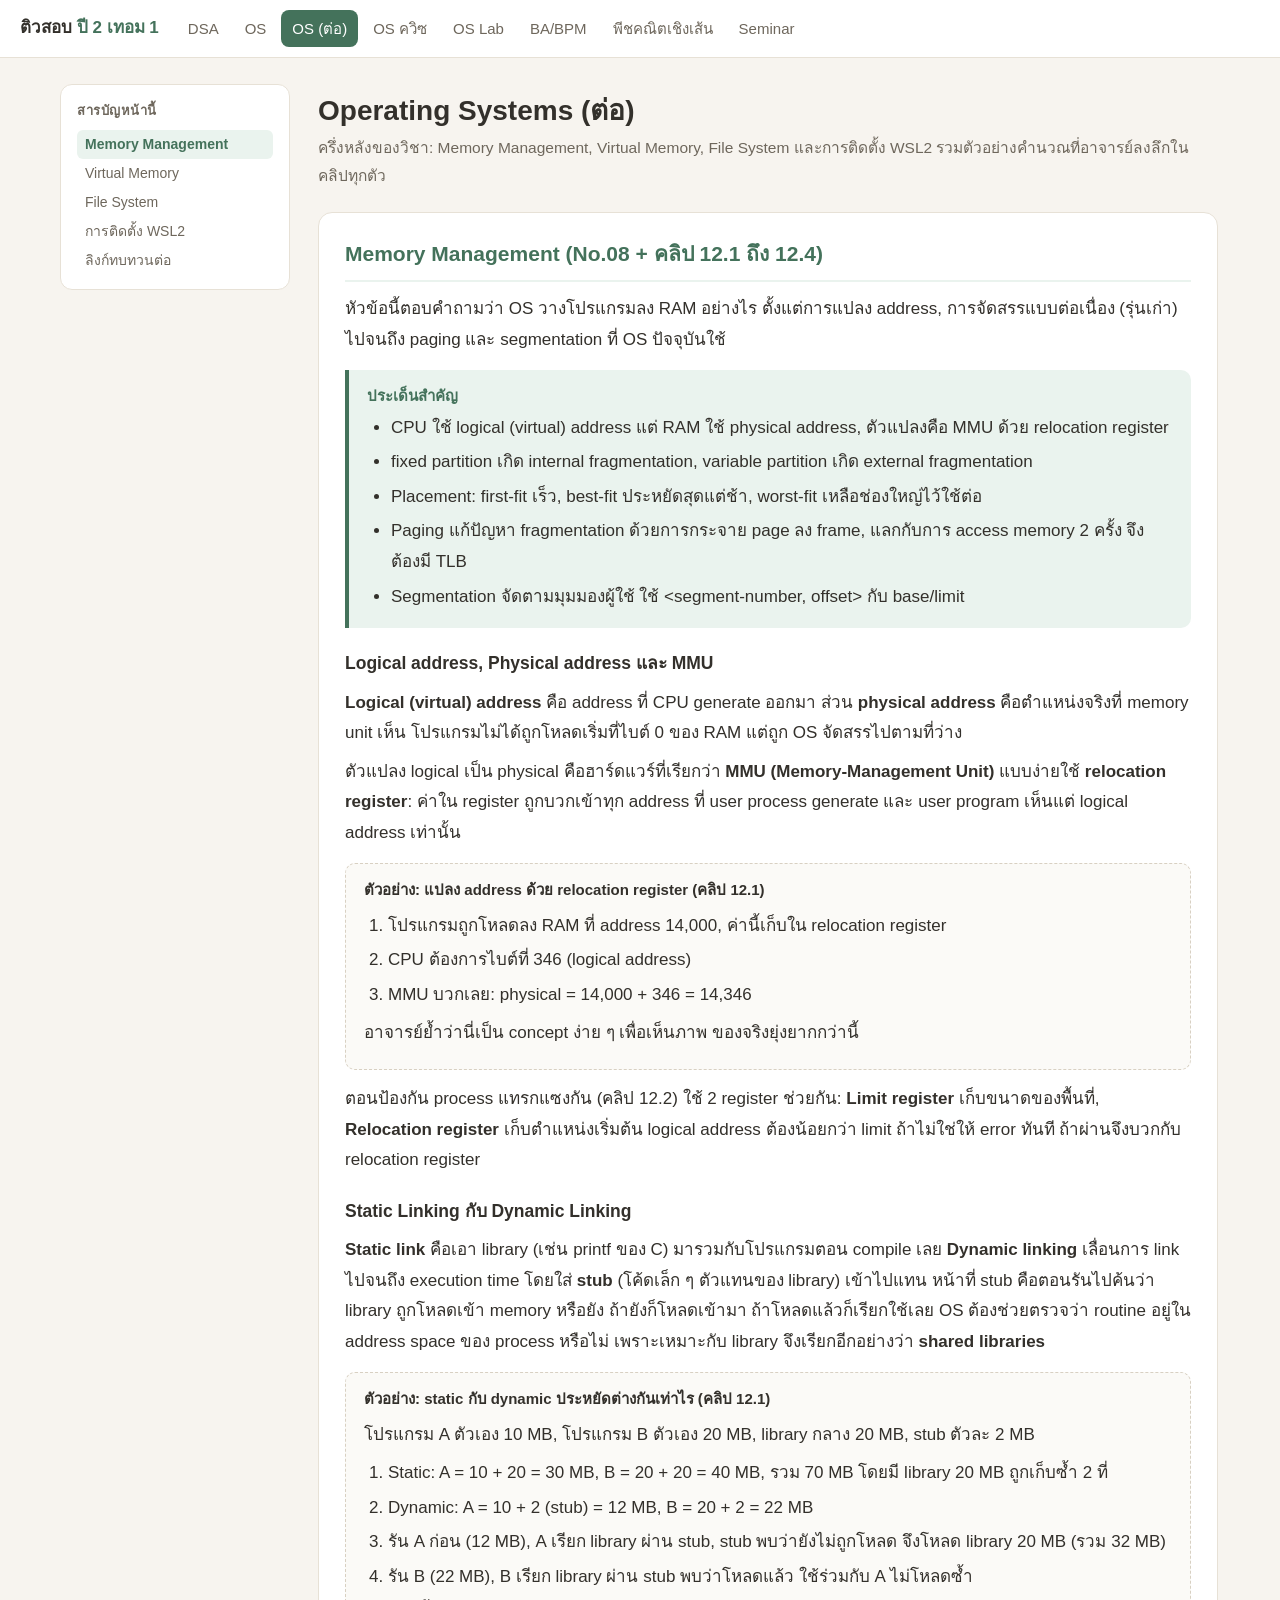
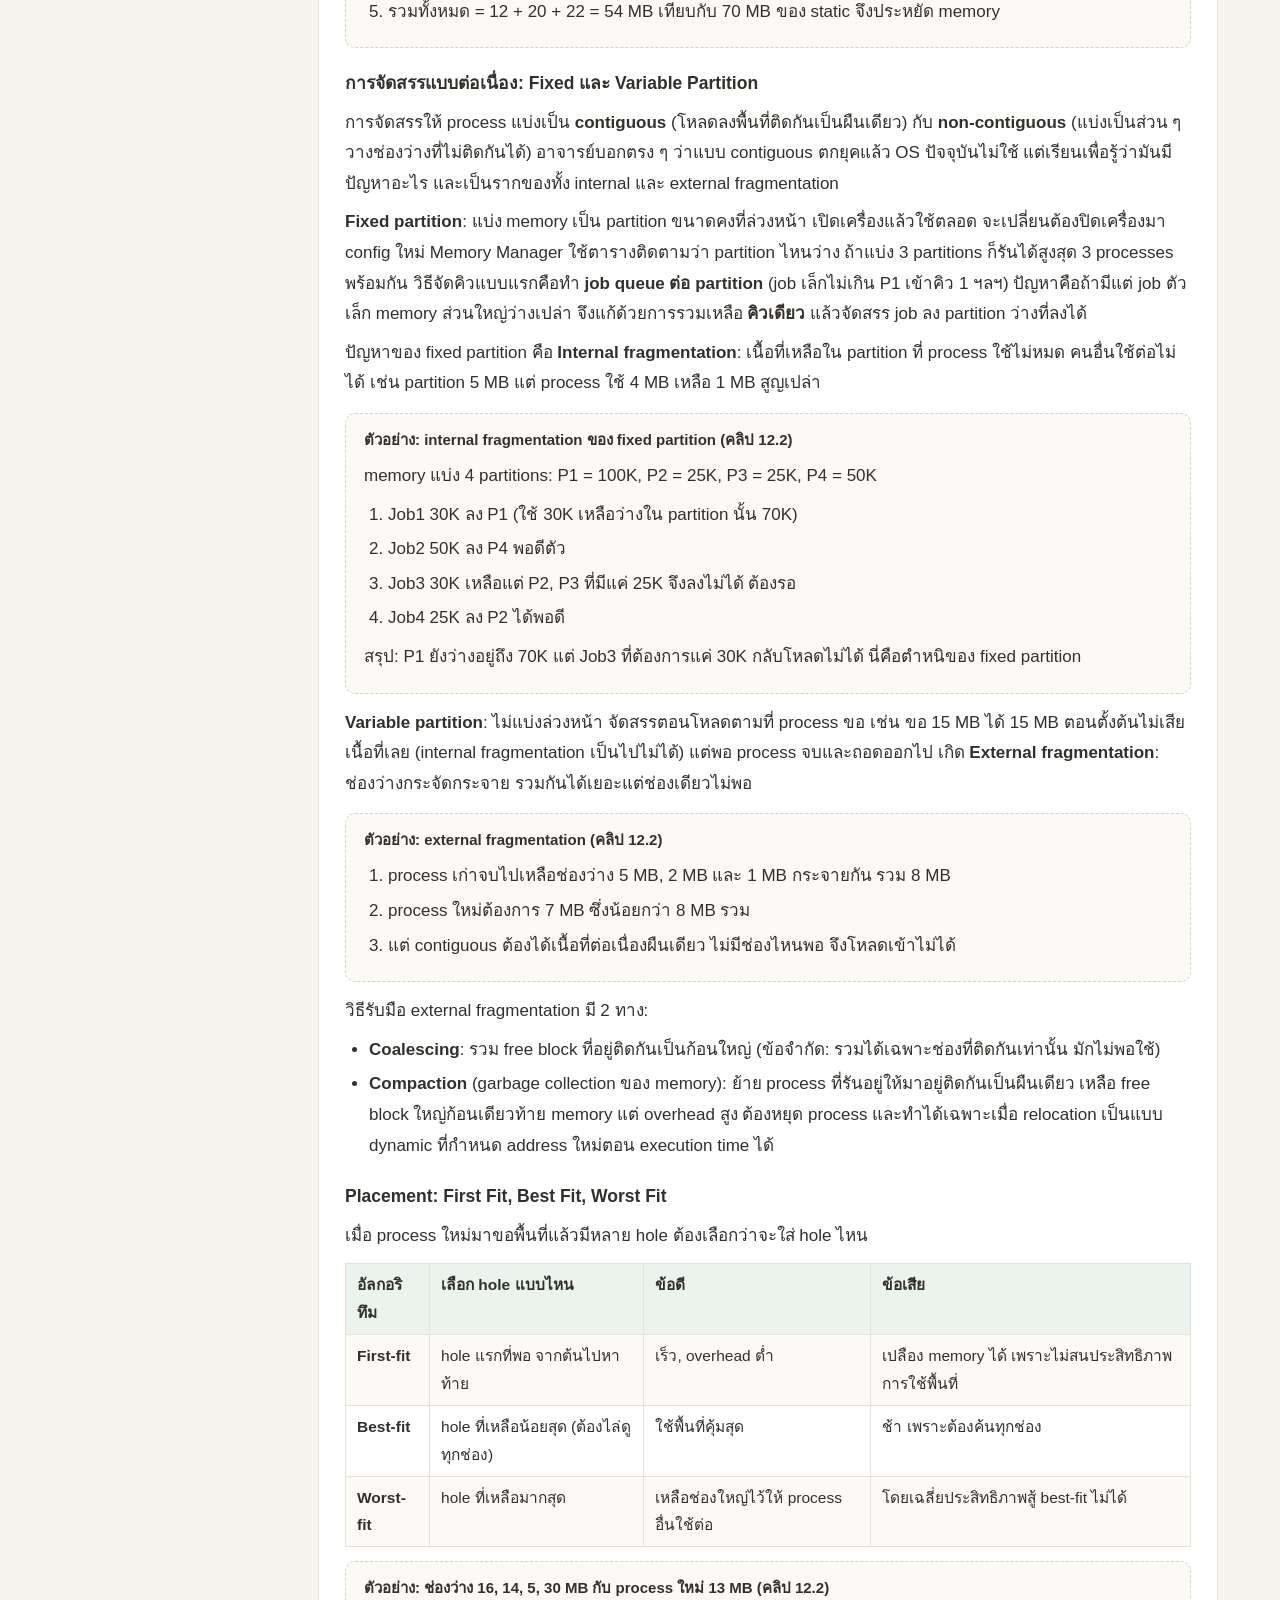
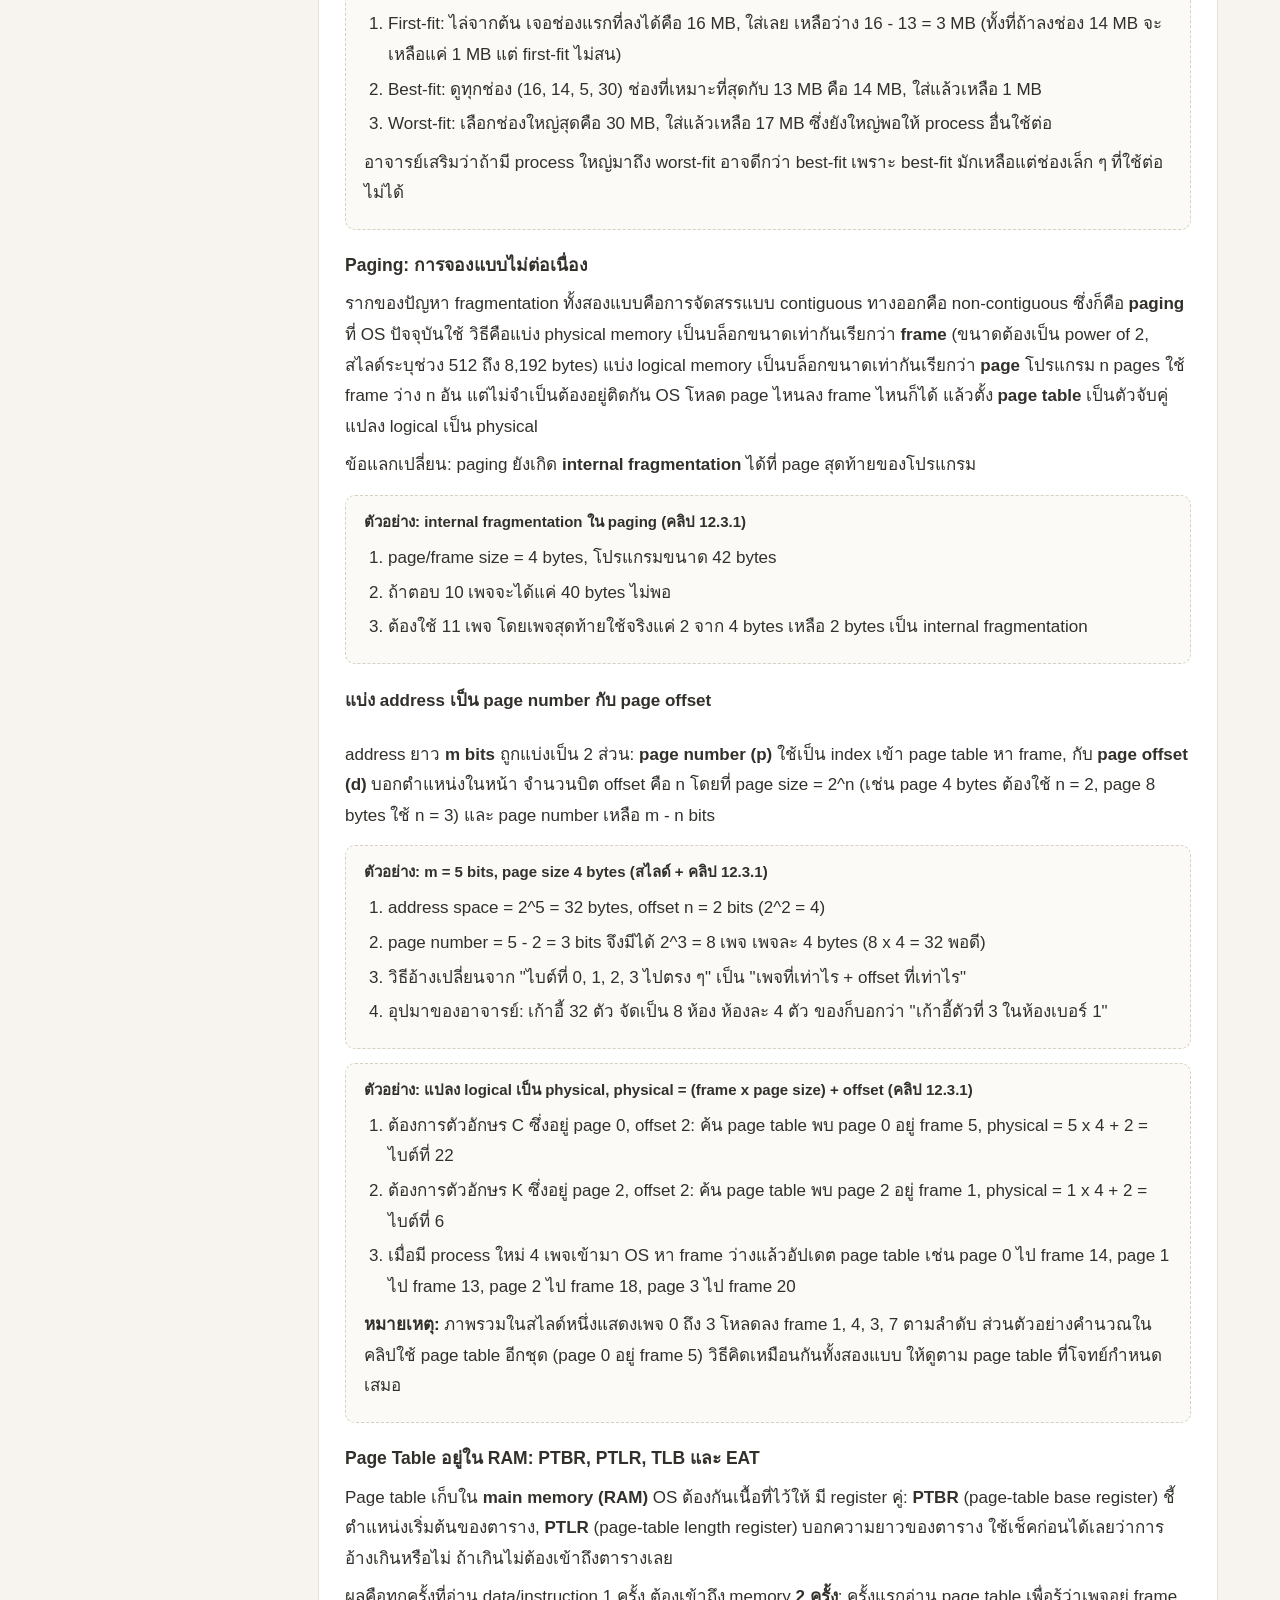
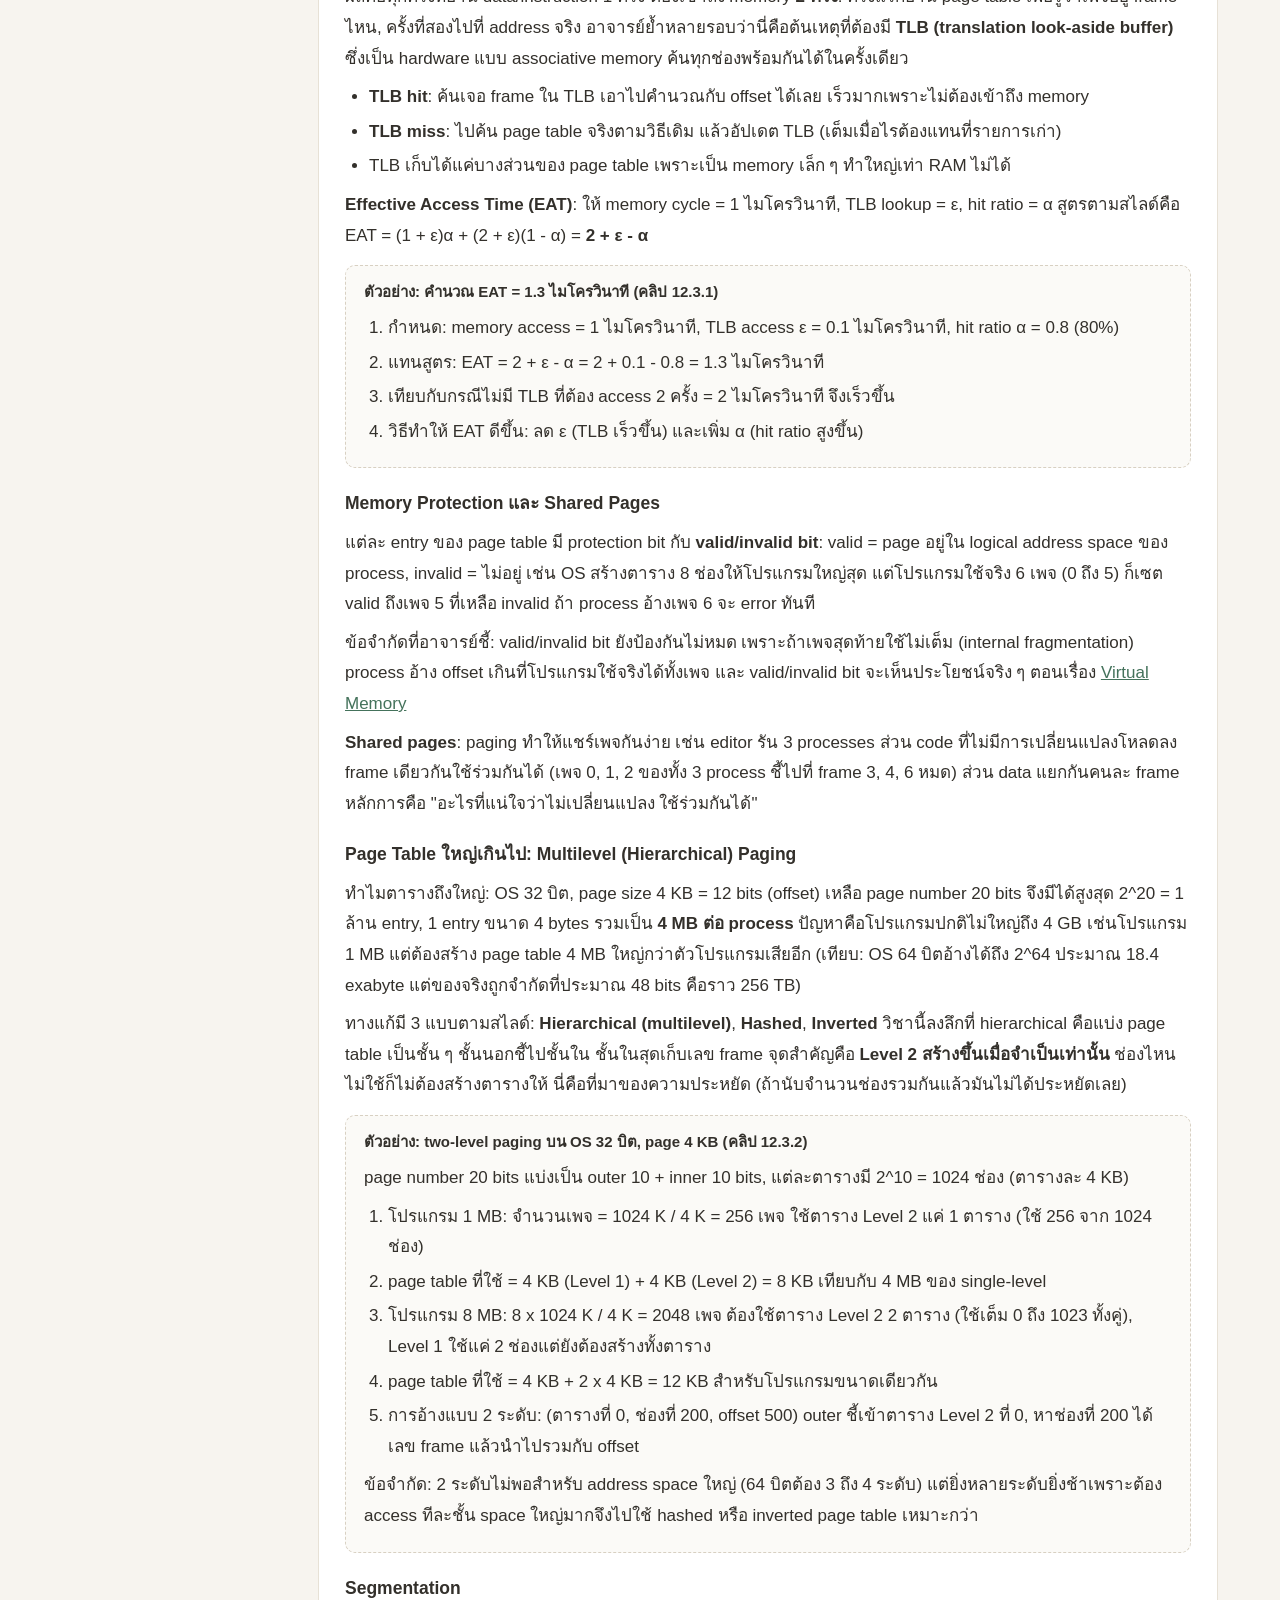
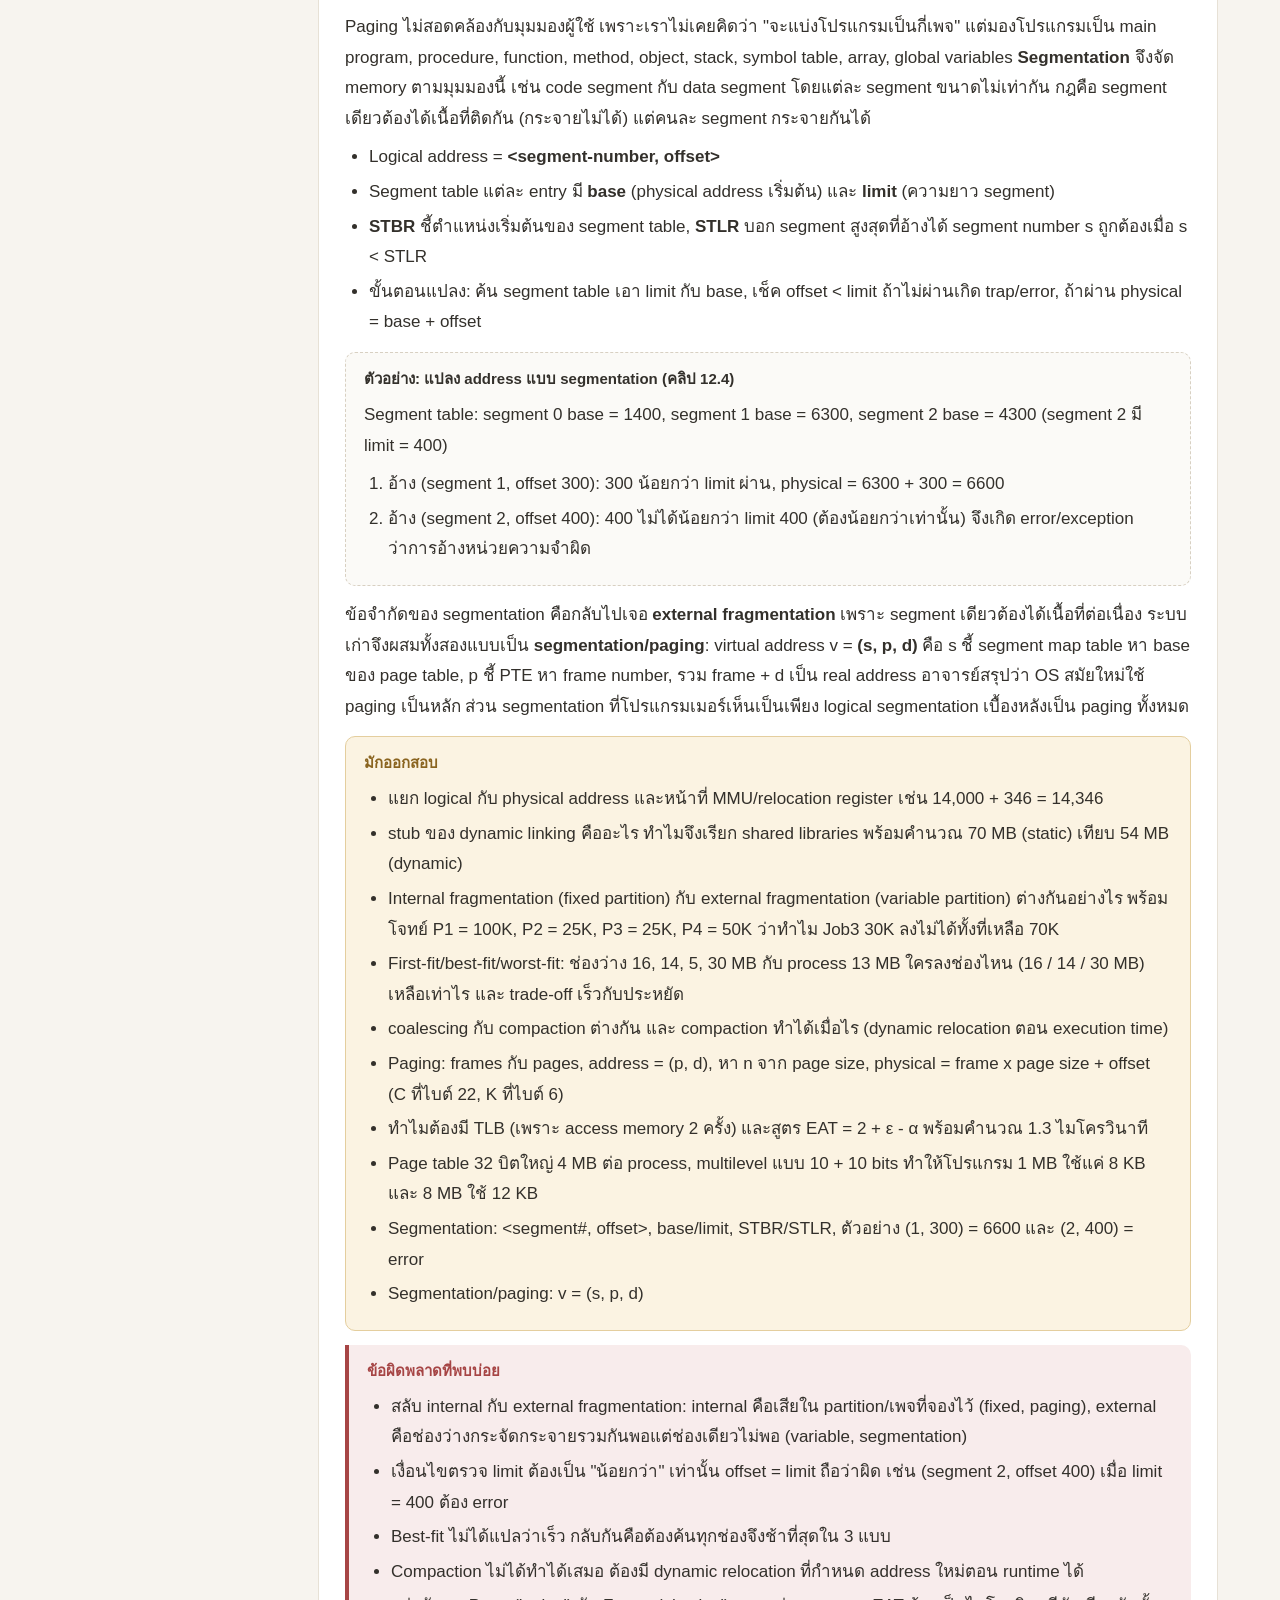
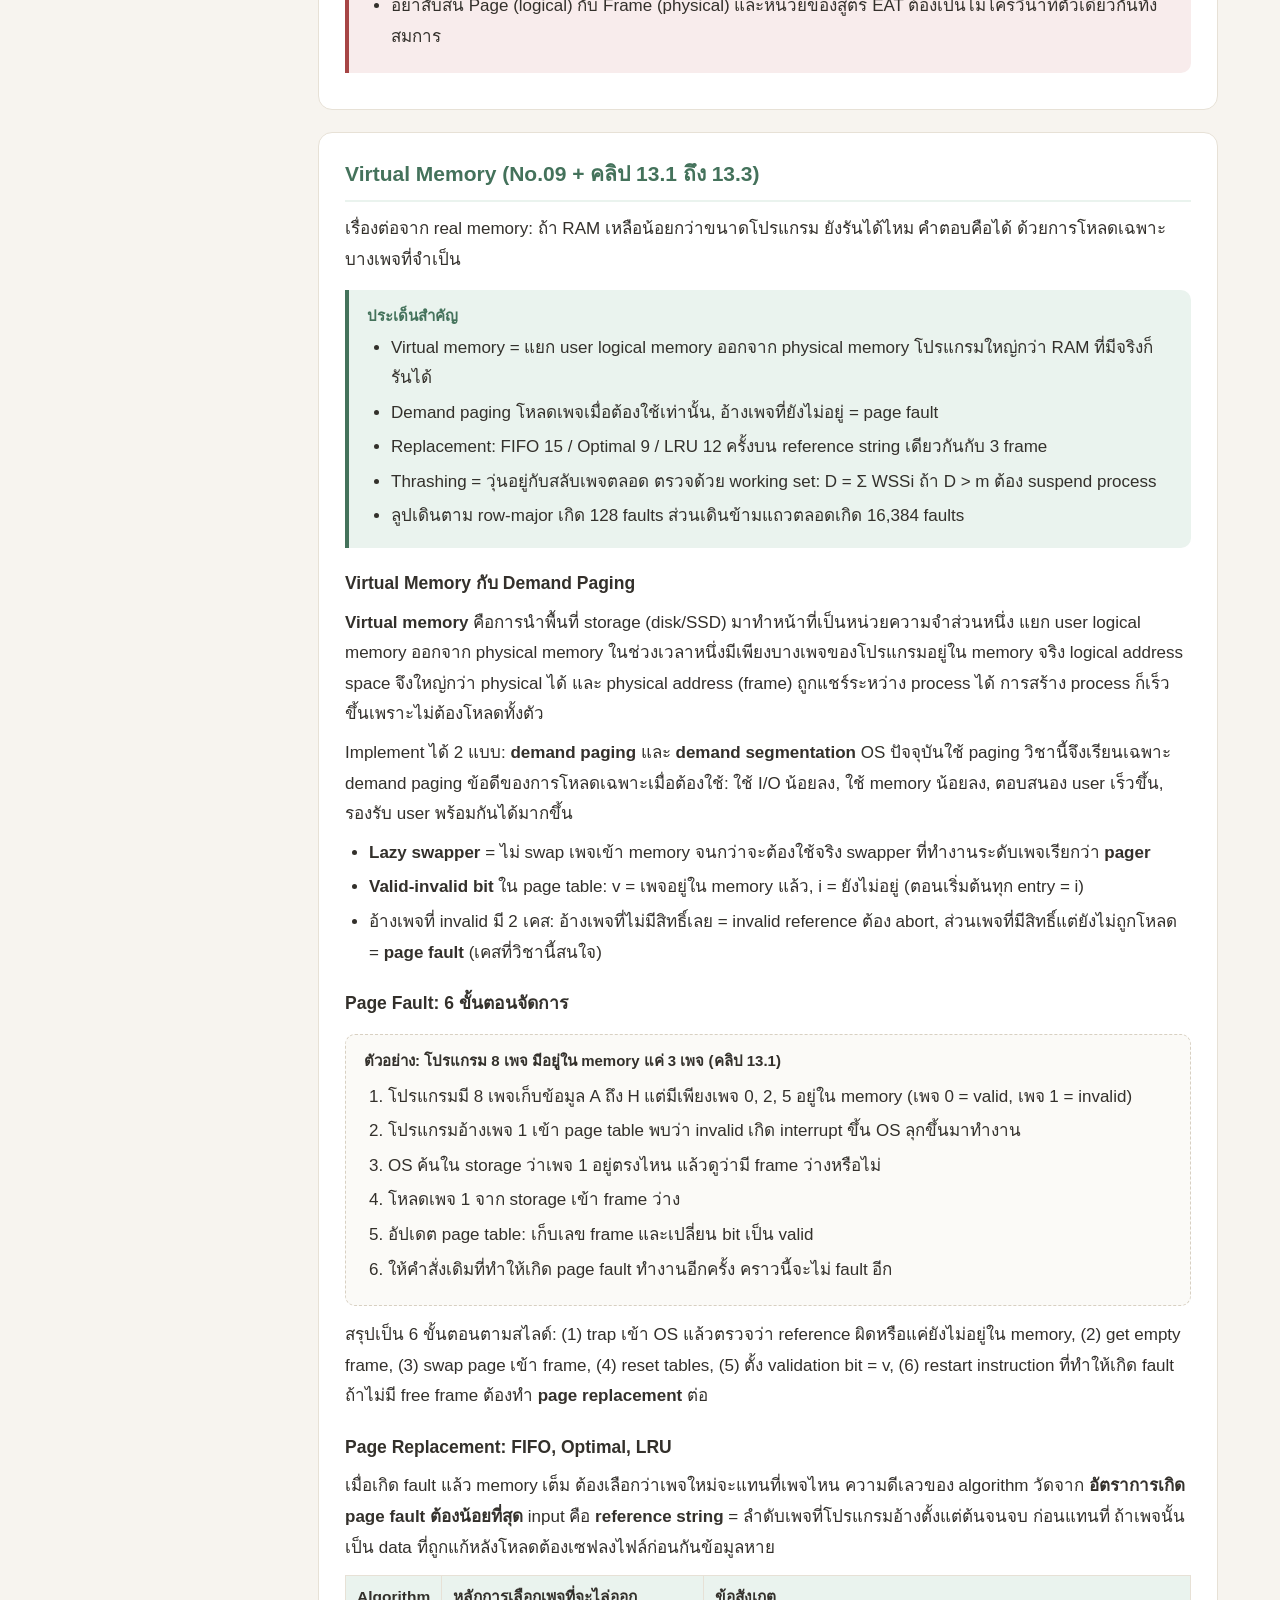
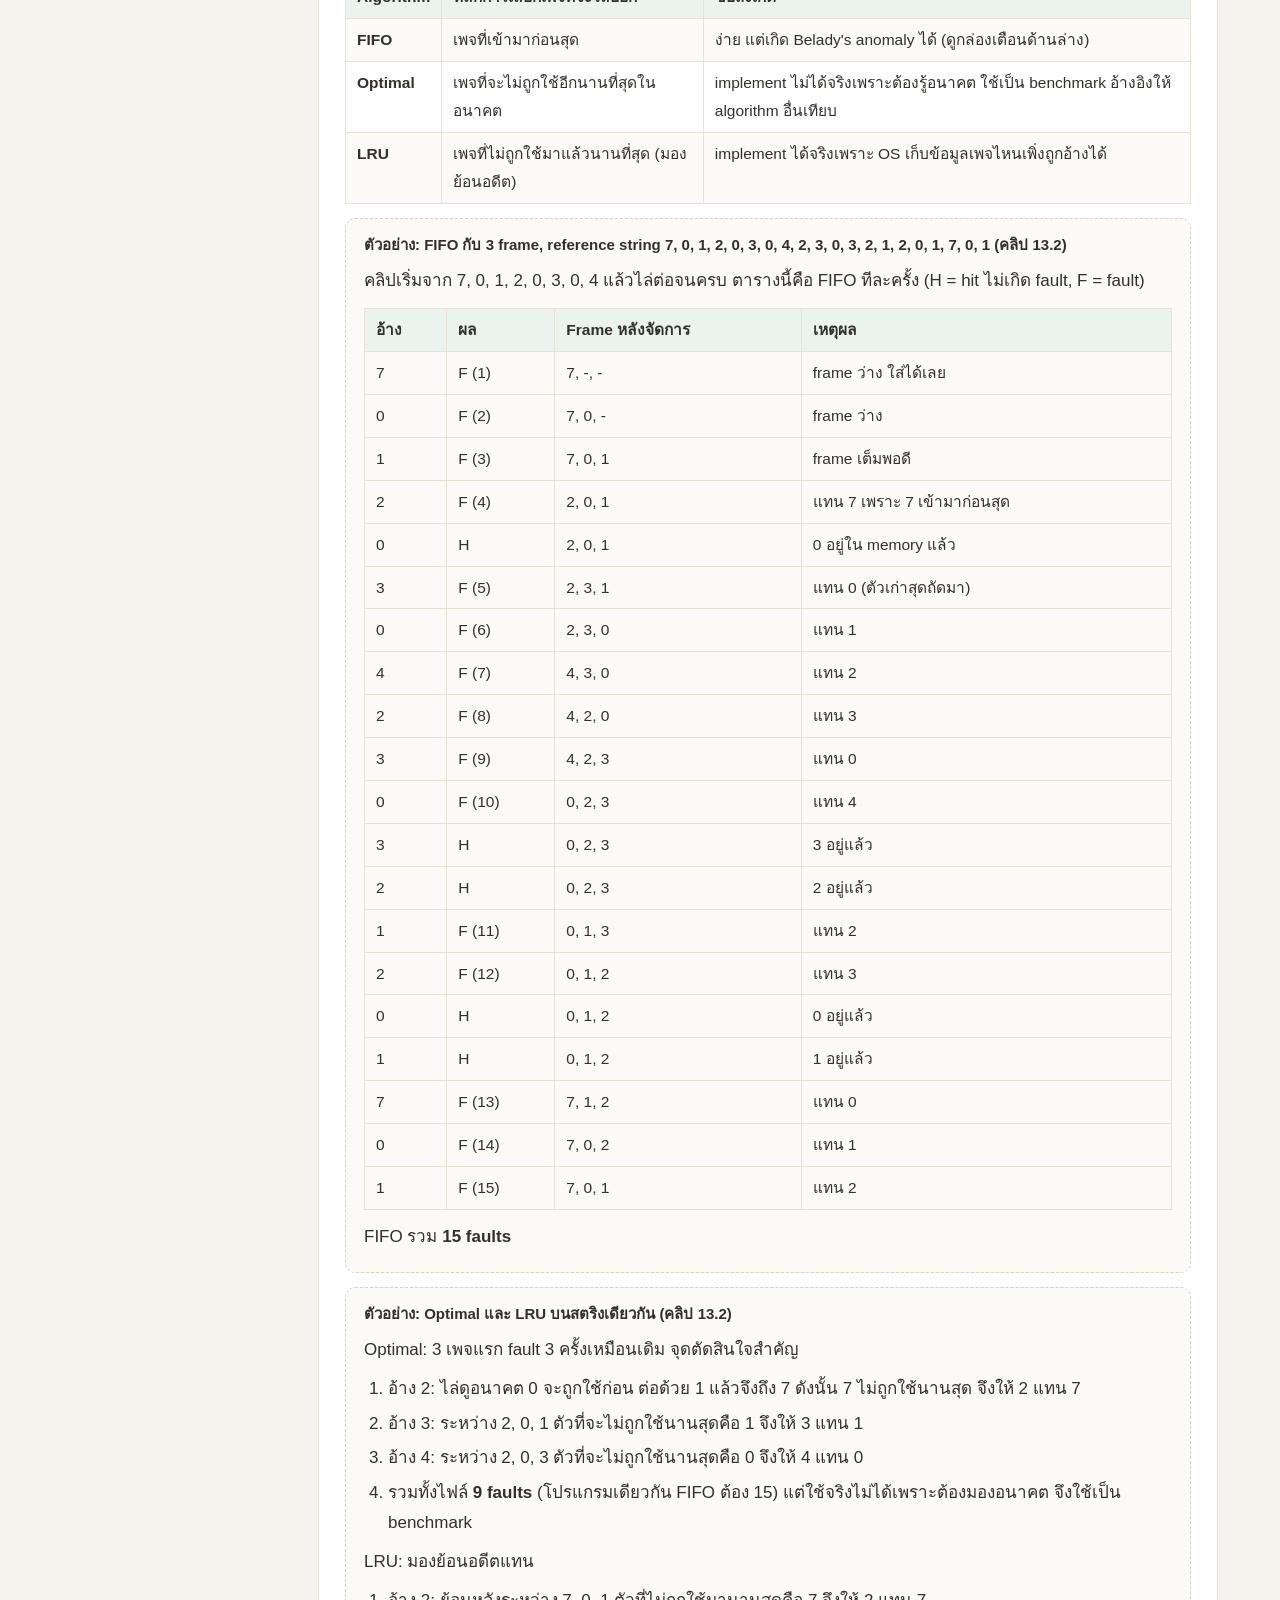
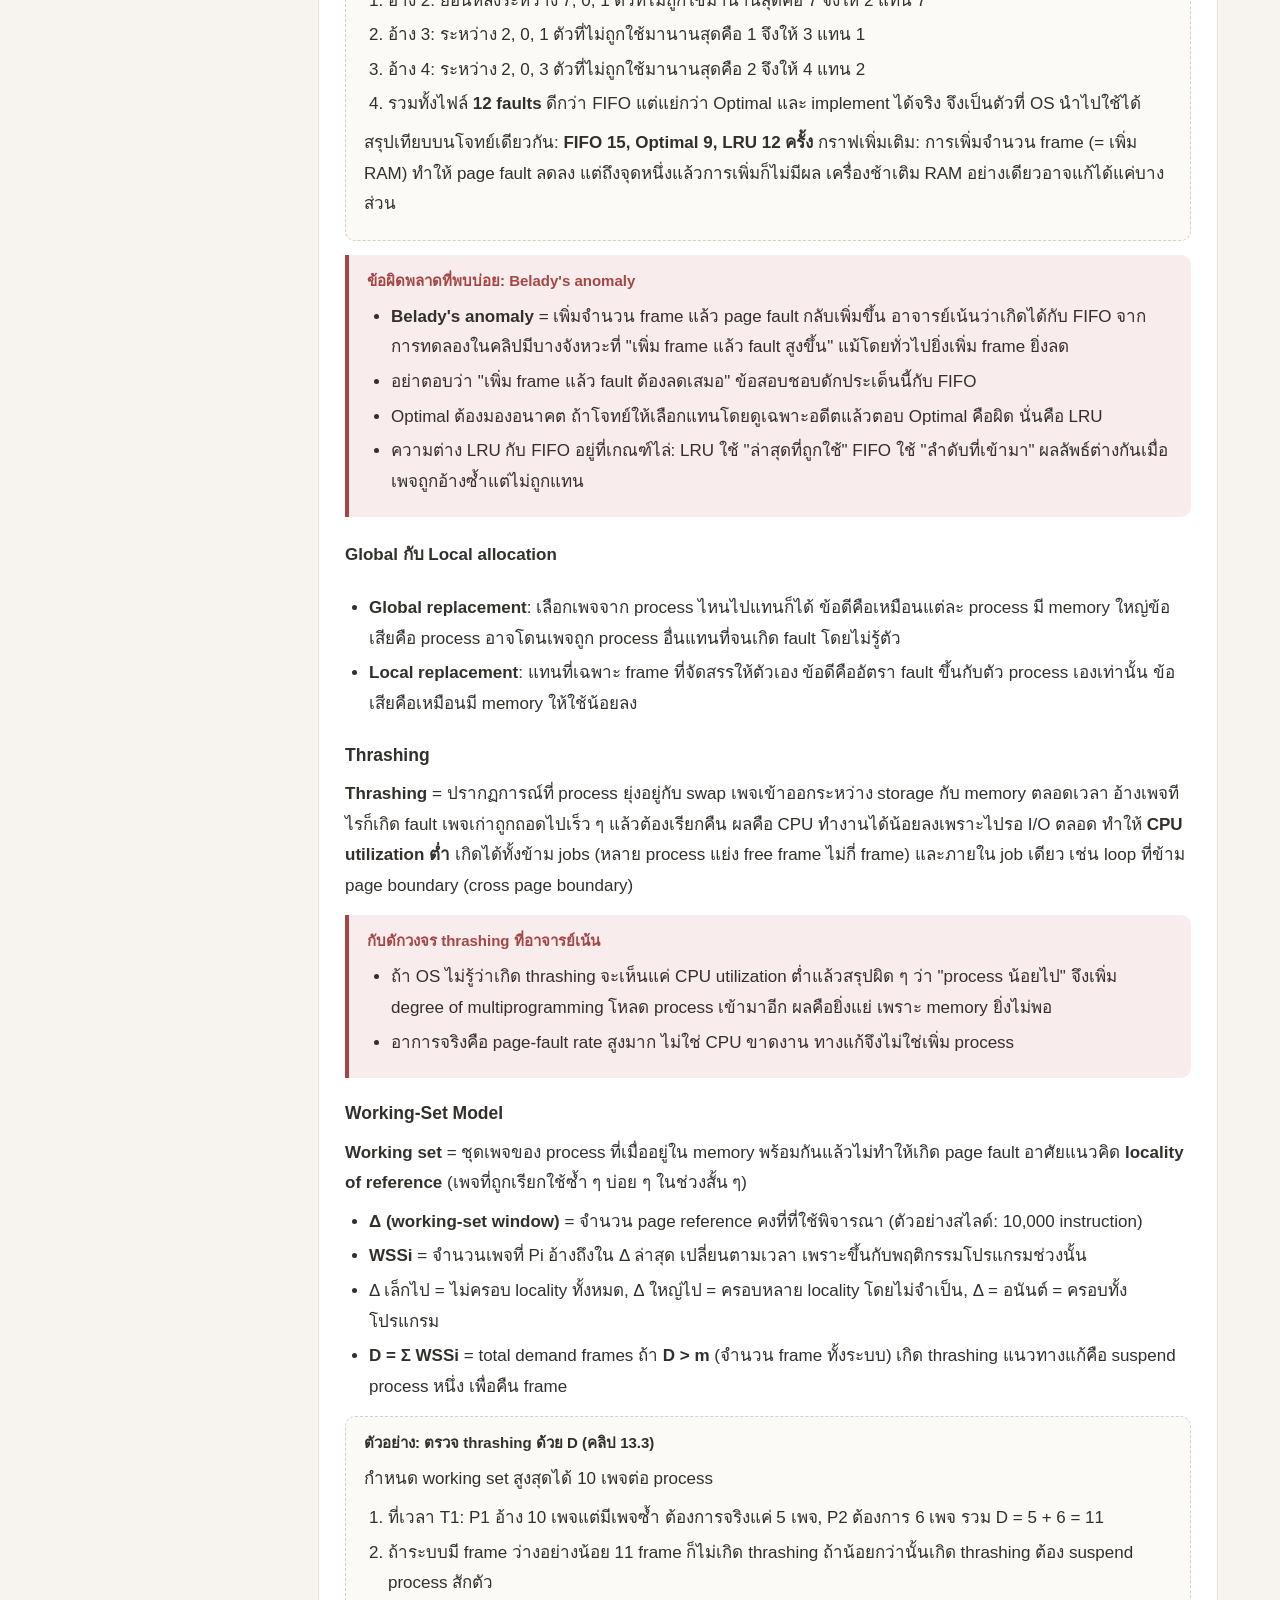
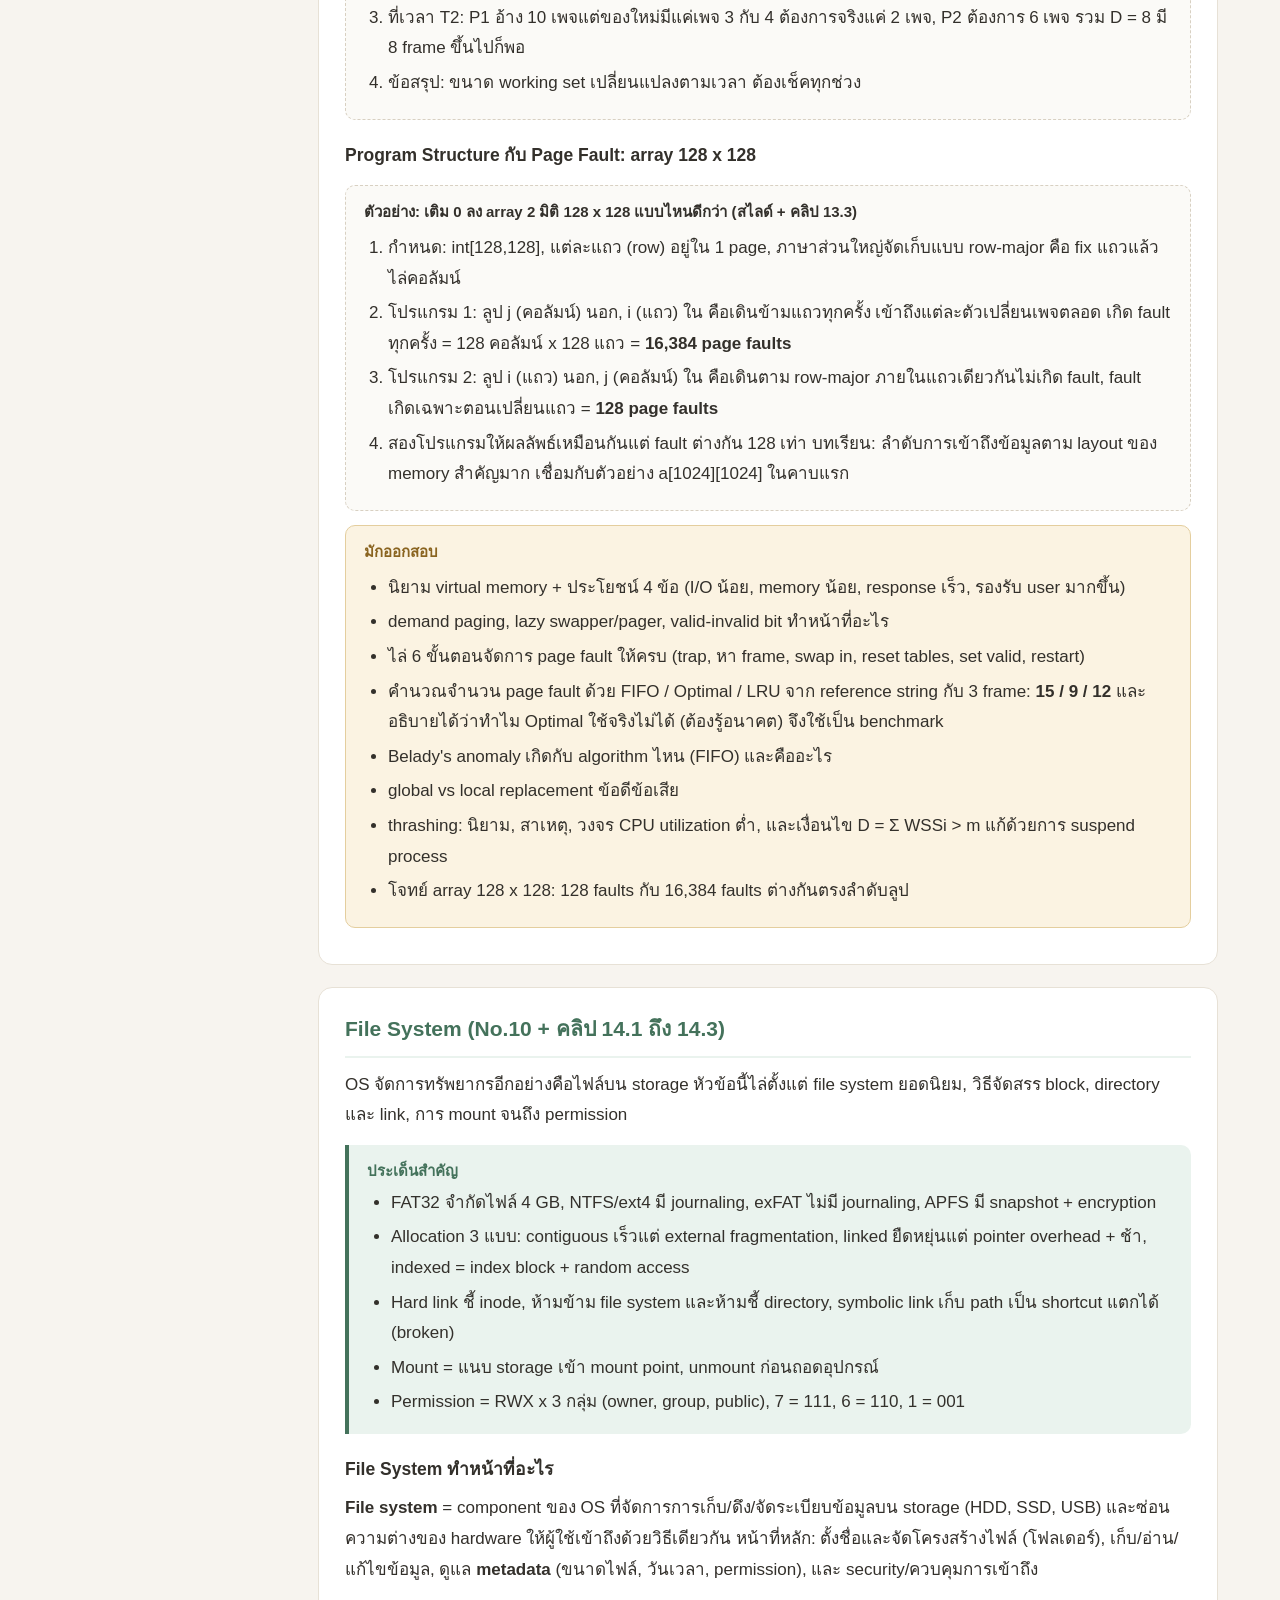
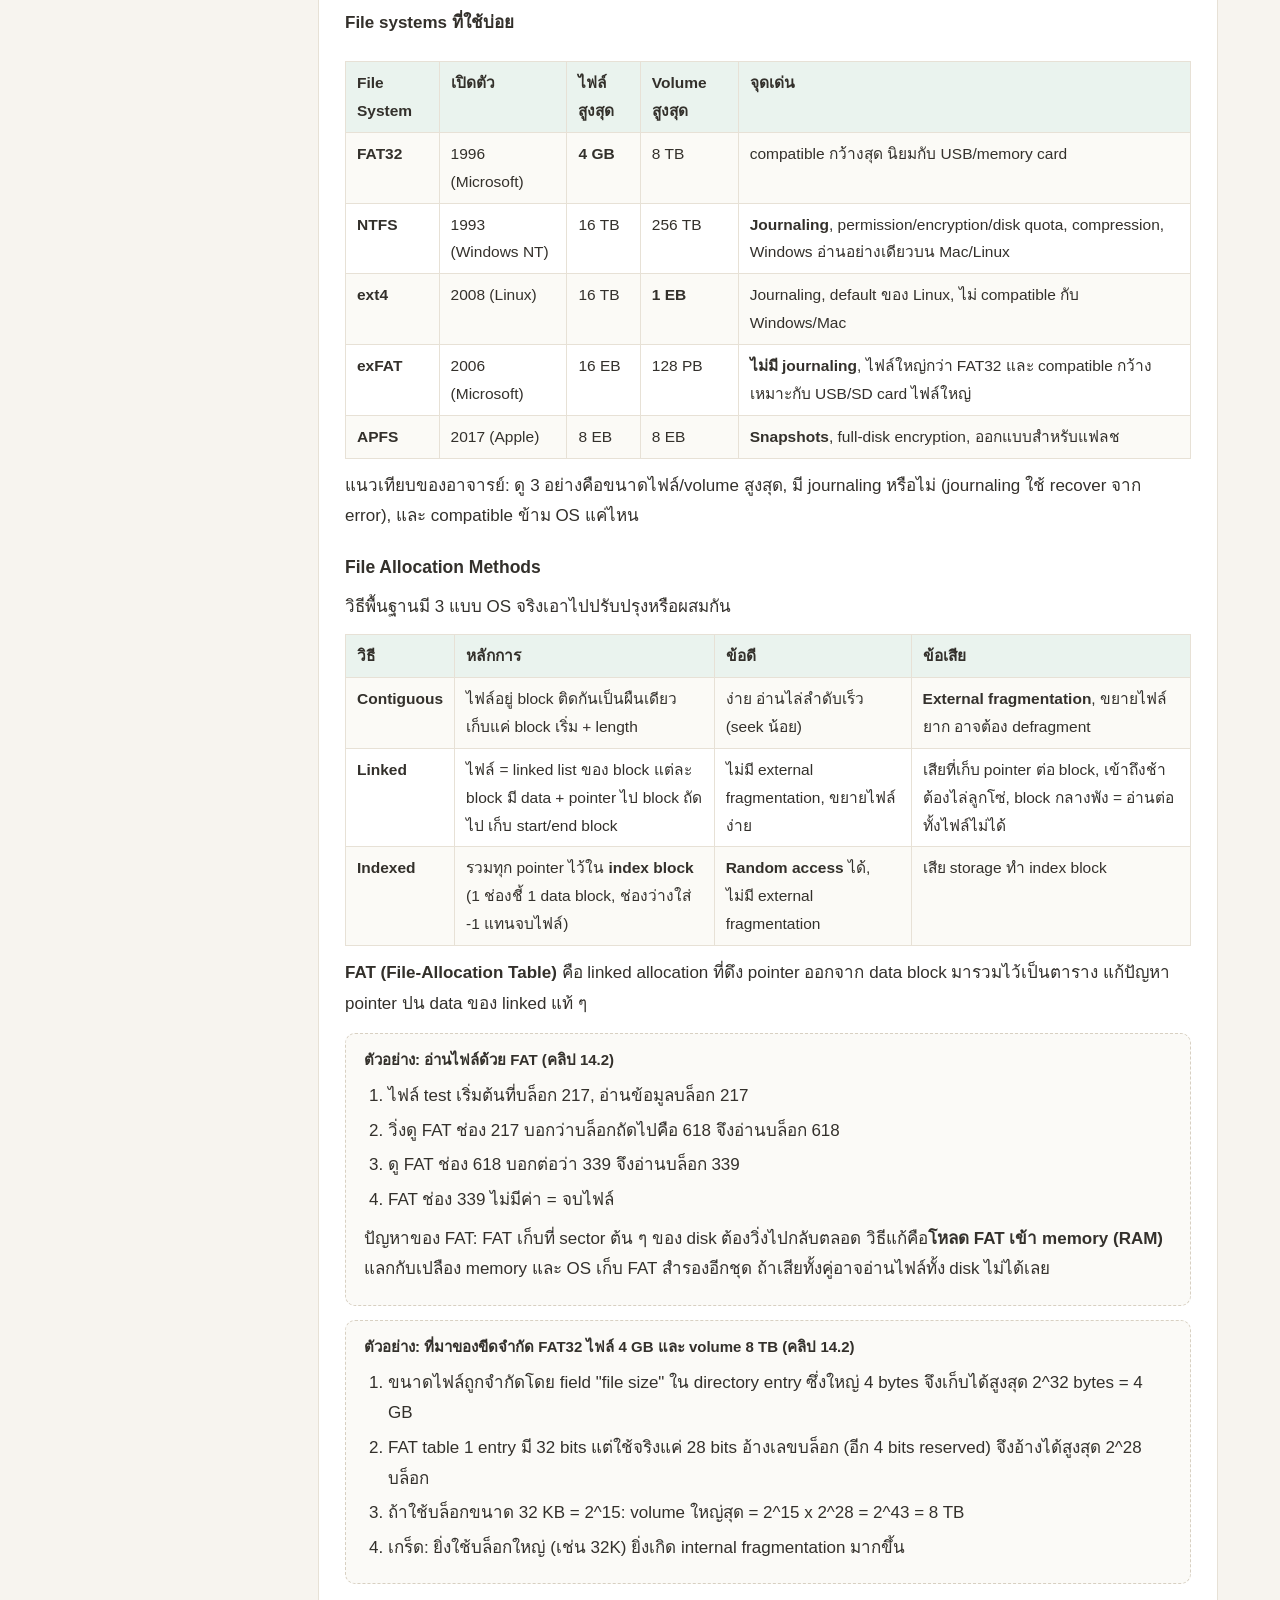
<file: os-2.html>
<!DOCTYPE html>
<html lang="th">
<head>
<meta charset="UTF-8">
<meta name="viewport" content="width=device-width, initial-scale=1.0">
<title>Operating Systems (ต่อ): Memory, Virtual Memory, File System | ติวสอบ ปี 2 เทอม 1</title>
<link rel="stylesheet" href="assets/style.css">
</head>
<body data-subject="os">
<header class="topbar">
  <a class="brand" href="index.html">ติวสอบ <span>ปี 2 เทอม 1</span></a>
  <nav class="subject-nav">
    <a href="dsa.html">DSA</a>
    <a href="os.html">OS</a>
    <a href="os-2.html" class="active">OS (ต่อ)</a>
    <a href="os-quiz.html">OS ควิซ</a>
    <a href="oslab.html">OS Lab</a>
    <a href="bpm.html">BA/BPM</a>
    <a href="linear.html">พีชคณิตเชิงเส้น</a>
    <a href="seminar.html">Seminar</a>
  </nav>
</header>
<div class="layout">
  <aside class="toc">
    <div class="toc-title">สารบัญหน้านี้</div>
    <a href="#sec1">Memory Management</a>
    <a href="#sec2">Virtual Memory</a>
    <a href="#sec3">File System</a>
    <a href="#sec4">การติดตั้ง WSL2</a>
    <a href="#links">ลิงก์ทบทวนต่อ</a>
  </aside>
  <main>
    <article>
      <h1>Operating Systems (ต่อ)</h1>
      <p class="page-sub">ครึ่งหลังของวิชา: Memory Management, Virtual Memory, File System และการติดตั้ง WSL2 รวมตัวอย่างคำนวณที่อาจารย์ลงลึกในคลิปทุกตัว</p>

      <section id="sec1" class="card">
        <h2>Memory Management (No.08 + คลิป 12.1 ถึง 12.4)</h2>
        <p>หัวข้อนี้ตอบคำถามว่า OS วางโปรแกรมลง RAM อย่างไร ตั้งแต่การแปลง address, การจัดสรรแบบต่อเนื่อง (รุ่นเก่า) ไปจนถึง paging และ segmentation ที่ OS ปัจจุบันใช้</p>
        <div class="keypoints"><div class="kp-title">ประเด็นสำคัญ</div>
          <ul>
            <li>CPU ใช้ logical (virtual) address แต่ RAM ใช้ physical address, ตัวแปลงคือ MMU ด้วย relocation register</li>
            <li>fixed partition เกิด internal fragmentation, variable partition เกิด external fragmentation</li>
            <li>Placement: first-fit เร็ว, best-fit ประหยัดสุดแต่ช้า, worst-fit เหลือช่องใหญ่ไว้ใช้ต่อ</li>
            <li>Paging แก้ปัญหา fragmentation ด้วยการกระจาย page ลง frame, แลกกับการ access memory 2 ครั้ง จึงต้องมี TLB</li>
            <li>Segmentation จัดตามมุมมองผู้ใช้ ใช้ &lt;segment-number, offset&gt; กับ base/limit</li>
          </ul>
        </div>

        <h3>Logical address, Physical address และ MMU</h3>
        <p><strong>Logical (virtual) address</strong> คือ address ที่ CPU generate ออกมา ส่วน <strong>physical address</strong> คือตำแหน่งจริงที่ memory unit เห็น โปรแกรมไม่ได้ถูกโหลดเริ่มที่ไบต์ 0 ของ RAM แต่ถูก OS จัดสรรไปตามที่ว่าง</p>
        <p>ตัวแปลง logical เป็น physical คือฮาร์ดแวร์ที่เรียกว่า <strong>MMU (Memory-Management Unit)</strong> แบบง่ายใช้ <strong>relocation register</strong>: ค่าใน register ถูกบวกเข้าทุก address ที่ user process generate และ user program เห็นแต่ logical address เท่านั้น</p>
        <div class="example"><div class="ex-title">ตัวอย่าง: แปลง address ด้วย relocation register (คลิป 12.1)</div>
          <ol>
            <li>โปรแกรมถูกโหลดลง RAM ที่ address 14,000, ค่านี้เก็บใน relocation register</li>
            <li>CPU ต้องการไบต์ที่ 346 (logical address)</li>
            <li>MMU บวกเลย: physical = 14,000 + 346 = 14,346</li>
          </ol>
          <p>อาจารย์ย้ำว่านี่เป็น concept ง่าย ๆ เพื่อเห็นภาพ ของจริงยุ่งยากกว่านี้</p>
        </div>
        <p>ตอนป้องกัน process แทรกแซงกัน (คลิป 12.2) ใช้ 2 register ช่วยกัน: <strong>Limit register</strong> เก็บขนาดของพื้นที่, <strong>Relocation register</strong> เก็บตำแหน่งเริ่มต้น logical address ต้องน้อยกว่า limit ถ้าไม่ใช่ให้ error ทันที ถ้าผ่านจึงบวกกับ relocation register</p>

        <h3>Static Linking กับ Dynamic Linking</h3>
        <p><strong>Static link</strong> คือเอา library (เช่น printf ของ C) มารวมกับโปรแกรมตอน compile เลย <strong>Dynamic linking</strong> เลื่อนการ link ไปจนถึง execution time โดยใส่ <strong>stub</strong> (โค้ดเล็ก ๆ ตัวแทนของ library) เข้าไปแทน หน้าที่ stub คือตอนรันไปค้นว่า library ถูกโหลดเข้า memory หรือยัง ถ้ายังก็โหลดเข้ามา ถ้าโหลดแล้วก็เรียกใช้เลย OS ต้องช่วยตรวจว่า routine อยู่ใน address space ของ process หรือไม่ เพราะเหมาะกับ library จึงเรียกอีกอย่างว่า <strong>shared libraries</strong></p>
        <div class="example"><div class="ex-title">ตัวอย่าง: static กับ dynamic ประหยัดต่างกันเท่าไร (คลิป 12.1)</div>
          <p>โปรแกรม A ตัวเอง 10 MB, โปรแกรม B ตัวเอง 20 MB, library กลาง 20 MB, stub ตัวละ 2 MB</p>
          <ol>
            <li>Static: A = 10 + 20 = 30 MB, B = 20 + 20 = 40 MB, รวม 70 MB โดยมี library 20 MB ถูกเก็บซ้ำ 2 ที่</li>
            <li>Dynamic: A = 10 + 2 (stub) = 12 MB, B = 20 + 2 = 22 MB</li>
            <li>รัน A ก่อน (12 MB), A เรียก library ผ่าน stub, stub พบว่ายังไม่ถูกโหลด จึงโหลด library 20 MB (รวม 32 MB)</li>
            <li>รัน B (22 MB), B เรียก library ผ่าน stub พบว่าโหลดแล้ว ใช้ร่วมกับ A ไม่โหลดซ้ำ</li>
            <li>รวมทั้งหมด = 12 + 20 + 22 = 54 MB เทียบกับ 70 MB ของ static จึงประหยัด memory</li>
          </ol>
        </div>

        <h3>การจัดสรรแบบต่อเนื่อง: Fixed และ Variable Partition</h3>
        <p>การจัดสรรให้ process แบ่งเป็น <strong>contiguous</strong> (โหลดลงพื้นที่ติดกันเป็นผืนเดียว) กับ <strong>non-contiguous</strong> (แบ่งเป็นส่วน ๆ วางช่องว่างที่ไม่ติดกันได้) อาจารย์บอกตรง ๆ ว่าแบบ contiguous ตกยุคแล้ว OS ปัจจุบันไม่ใช้ แต่เรียนเพื่อรู้ว่ามันมีปัญหาอะไร และเป็นรากของทั้ง internal และ external fragmentation</p>
        <p><strong>Fixed partition</strong>: แบ่ง memory เป็น partition ขนาดคงที่ล่วงหน้า เปิดเครื่องแล้วใช้ตลอด จะเปลี่ยนต้องปิดเครื่องมา config ใหม่ Memory Manager ใช้ตารางติดตามว่า partition ไหนว่าง ถ้าแบ่ง 3 partitions ก็รันได้สูงสุด 3 processes พร้อมกัน วิธีจัดคิวแบบแรกคือทำ <strong>job queue ต่อ partition</strong> (job เล็กไม่เกิน P1 เข้าคิว 1 ฯลฯ) ปัญหาคือถ้ามีแต่ job ตัวเล็ก memory ส่วนใหญ่ว่างเปล่า จึงแก้ด้วยการรวมเหลือ <strong>คิวเดียว</strong> แล้วจัดสรร job ลง partition ว่างที่ลงได้</p>
        <p>ปัญหาของ fixed partition คือ <strong>Internal fragmentation</strong>: เนื้อที่เหลือใน partition ที่ process ใช้ไม่หมด คนอื่นใช้ต่อไม่ได้ เช่น partition 5 MB แต่ process ใช้ 4 MB เหลือ 1 MB สูญเปล่า</p>
        <div class="example"><div class="ex-title">ตัวอย่าง: internal fragmentation ของ fixed partition (คลิป 12.2)</div>
          <p>memory แบ่ง 4 partitions: P1 = 100K, P2 = 25K, P3 = 25K, P4 = 50K</p>
          <ol>
            <li>Job1 30K ลง P1 (ใช้ 30K เหลือว่างใน partition นั้น 70K)</li>
            <li>Job2 50K ลง P4 พอดีตัว</li>
            <li>Job3 30K เหลือแต่ P2, P3 ที่มีแค่ 25K จึงลงไม่ได้ ต้องรอ</li>
            <li>Job4 25K ลง P2 ได้พอดี</li>
          </ol>
          <p>สรุป: P1 ยังว่างอยู่ถึง 70K แต่ Job3 ที่ต้องการแค่ 30K กลับโหลดไม่ได้ นี่คือตำหนิของ fixed partition</p>
        </div>
        <p><strong>Variable partition</strong>: ไม่แบ่งล่วงหน้า จัดสรรตอนโหลดตามที่ process ขอ เช่น ขอ 15 MB ได้ 15 MB ตอนตั้งต้นไม่เสียเนื้อที่เลย (internal fragmentation เป็นไปไม่ได้) แต่พอ process จบและถอดออกไป เกิด <strong>External fragmentation</strong>: ช่องว่างกระจัดกระจาย รวมกันได้เยอะแต่ช่องเดียวไม่พอ</p>
        <div class="example"><div class="ex-title">ตัวอย่าง: external fragmentation (คลิป 12.2)</div>
          <ol>
            <li>process เก่าจบไปเหลือช่องว่าง 5 MB, 2 MB และ 1 MB กระจายกัน รวม 8 MB</li>
            <li>process ใหม่ต้องการ 7 MB ซึ่งน้อยกว่า 8 MB รวม</li>
            <li>แต่ contiguous ต้องได้เนื้อที่ต่อเนื่องผืนเดียว ไม่มีช่องไหนพอ จึงโหลดเข้าไม่ได้</li>
          </ol>
        </div>
        <p>วิธีรับมือ external fragmentation มี 2 ทาง:</p>
        <ul>
          <li><strong>Coalescing</strong>: รวม free block ที่อยู่ติดกันเป็นก้อนใหญ่ (ข้อจำกัด: รวมได้เฉพาะช่องที่ติดกันเท่านั้น มักไม่พอใช้)</li>
          <li><strong>Compaction</strong> (garbage collection ของ memory): ย้าย process ที่รันอยู่ให้มาอยู่ติดกันเป็นผืนเดียว เหลือ free block ใหญ่ก้อนเดียวท้าย memory แต่ overhead สูง ต้องหยุด process และทำได้เฉพาะเมื่อ relocation เป็นแบบ dynamic ที่กำหนด address ใหม่ตอน execution time ได้</li>
        </ul>

        <h3>Placement: First Fit, Best Fit, Worst Fit</h3>
        <p>เมื่อ process ใหม่มาขอพื้นที่แล้วมีหลาย hole ต้องเลือกว่าจะใส่ hole ไหน</p>
        <table>
          <tr><th>อัลกอริทึม</th><th>เลือก hole แบบไหน</th><th>ข้อดี</th><th>ข้อเสีย</th></tr>
          <tr><td><strong>First-fit</strong></td><td>hole แรกที่พอ จากต้นไปหาท้าย</td><td>เร็ว, overhead ต่ำ</td><td>เปลือง memory ได้ เพราะไม่สนประสิทธิภาพการใช้พื้นที่</td></tr>
          <tr><td><strong>Best-fit</strong></td><td>hole ที่เหลือน้อยสุด (ต้องไล่ดูทุกช่อง)</td><td>ใช้พื้นที่คุ้มสุด</td><td>ช้า เพราะต้องค้นทุกช่อง</td></tr>
          <tr><td><strong>Worst-fit</strong></td><td>hole ที่เหลือมากสุด</td><td>เหลือช่องใหญ่ไว้ให้ process อื่นใช้ต่อ</td><td>โดยเฉลี่ยประสิทธิภาพสู้ best-fit ไม่ได้</td></tr>
        </table>
        <div class="example"><div class="ex-title">ตัวอย่าง: ช่องว่าง 16, 14, 5, 30 MB กับ process ใหม่ 13 MB (คลิป 12.2)</div>
          <ol>
            <li>First-fit: ไล่จากต้น เจอช่องแรกที่ลงได้คือ 16 MB, ใส่เลย เหลือว่าง 16 - 13 = 3 MB (ทั้งที่ถ้าลงช่อง 14 MB จะเหลือแค่ 1 MB แต่ first-fit ไม่สน)</li>
            <li>Best-fit: ดูทุกช่อง (16, 14, 5, 30) ช่องที่เหมาะที่สุดกับ 13 MB คือ 14 MB, ใส่แล้วเหลือ 1 MB</li>
            <li>Worst-fit: เลือกช่องใหญ่สุดคือ 30 MB, ใส่แล้วเหลือ 17 MB ซึ่งยังใหญ่พอให้ process อื่นใช้ต่อ</li>
          </ol>
          <p>อาจารย์เสริมว่าถ้ามี process ใหญ่มาถึง worst-fit อาจดีกว่า best-fit เพราะ best-fit มักเหลือแต่ช่องเล็ก ๆ ที่ใช้ต่อไม่ได้</p>
        </div>

        <h3>Paging: การจองแบบไม่ต่อเนื่อง</h3>
        <p>รากของปัญหา fragmentation ทั้งสองแบบคือการจัดสรรแบบ contiguous ทางออกคือ non-contiguous ซึ่งก็คือ <strong>paging</strong> ที่ OS ปัจจุบันใช้ วิธีคือแบ่ง physical memory เป็นบล็อกขนาดเท่ากันเรียกว่า <strong>frame</strong> (ขนาดต้องเป็น power of 2, สไลด์ระบุช่วง 512 ถึง 8,192 bytes) แบ่ง logical memory เป็นบล็อกขนาดเท่ากันเรียกว่า <strong>page</strong> โปรแกรม n pages ใช้ frame ว่าง n อัน แต่ไม่จำเป็นต้องอยู่ติดกัน OS โหลด page ไหนลง frame ไหนก็ได้ แล้วตั้ง <strong>page table</strong> เป็นตัวจับคู่แปลง logical เป็น physical</p>
        <p>ข้อแลกเปลี่ยน: paging ยังเกิด <strong>internal fragmentation</strong> ได้ที่ page สุดท้ายของโปรแกรม</p>
        <div class="example"><div class="ex-title">ตัวอย่าง: internal fragmentation ใน paging (คลิป 12.3.1)</div>
          <ol>
            <li>page/frame size = 4 bytes, โปรแกรมขนาด 42 bytes</li>
            <li>ถ้าตอบ 10 เพจจะได้แค่ 40 bytes ไม่พอ</li>
            <li>ต้องใช้ 11 เพจ โดยเพจสุดท้ายใช้จริงแค่ 2 จาก 4 bytes เหลือ 2 bytes เป็น internal fragmentation</li>
          </ol>
        </div>
        <h4>แบ่ง address เป็น page number กับ page offset</h4>
        <p>address ยาว <strong>m bits</strong> ถูกแบ่งเป็น 2 ส่วน: <strong>page number (p)</strong> ใช้เป็น index เข้า page table หา frame, กับ <strong>page offset (d)</strong> บอกตำแหน่งในหน้า จำนวนบิต offset คือ n โดยที่ page size = 2^n (เช่น page 4 bytes ต้องใช้ n = 2, page 8 bytes ใช้ n = 3) และ page number เหลือ m - n bits</p>
        <div class="example"><div class="ex-title">ตัวอย่าง: m = 5 bits, page size 4 bytes (สไลด์ + คลิป 12.3.1)</div>
          <ol>
            <li>address space = 2^5 = 32 bytes, offset n = 2 bits (2^2 = 4)</li>
            <li>page number = 5 - 2 = 3 bits จึงมีได้ 2^3 = 8 เพจ เพจละ 4 bytes (8 x 4 = 32 พอดี)</li>
            <li>วิธีอ้างเปลี่ยนจาก "ไบต์ที่ 0, 1, 2, 3 ไปตรง ๆ" เป็น "เพจที่เท่าไร + offset ที่เท่าไร"</li>
            <li>อุปมาของอาจารย์: เก้าอี้ 32 ตัว จัดเป็น 8 ห้อง ห้องละ 4 ตัว ของก็บอกว่า "เก้าอี้ตัวที่ 3 ในห้องเบอร์ 1"</li>
          </ol>
        </div>
        <div class="example"><div class="ex-title">ตัวอย่าง: แปลง logical เป็น physical, physical = (frame x page size) + offset (คลิป 12.3.1)</div>
          <ol>
            <li>ต้องการตัวอักษร C ซึ่งอยู่ page 0, offset 2: ค้น page table พบ page 0 อยู่ frame 5, physical = 5 x 4 + 2 = ไบต์ที่ 22</li>
            <li>ต้องการตัวอักษร K ซึ่งอยู่ page 2, offset 2: ค้น page table พบ page 2 อยู่ frame 1, physical = 1 x 4 + 2 = ไบต์ที่ 6</li>
            <li>เมื่อมี process ใหม่ 4 เพจเข้ามา OS หา frame ว่างแล้วอัปเดต page table เช่น page 0 ไป frame 14, page 1 ไป frame 13, page 2 ไป frame 18, page 3 ไป frame 20</li>
          </ol>
          <p><strong>หมายเหตุ:</strong> ภาพรวมในสไลด์หนึ่งแสดงเพจ 0 ถึง 3 โหลดลง frame 1, 4, 3, 7 ตามลำดับ ส่วนตัวอย่างคำนวณในคลิปใช้ page table อีกชุด (page 0 อยู่ frame 5) วิธีคิดเหมือนกันทั้งสองแบบ ให้ดูตาม page table ที่โจทย์กำหนดเสมอ</p>
        </div>

        <h3>Page Table อยู่ใน RAM: PTBR, PTLR, TLB และ EAT</h3>
        <p>Page table เก็บใน <strong>main memory (RAM)</strong> OS ต้องกันเนื้อที่ไว้ให้ มี register คู่: <strong>PTBR</strong> (page-table base register) ชี้ตำแหน่งเริ่มต้นของตาราง, <strong>PTLR</strong> (page-table length register) บอกความยาวของตาราง ใช้เช็คก่อนได้เลยว่าการอ้างเกินหรือไม่ ถ้าเกินไม่ต้องเข้าถึงตารางเลย</p>
        <p>ผลคือทุกครั้งที่อ่าน data/instruction 1 ครั้ง ต้องเข้าถึง memory <strong>2 ครั้ง</strong>: ครั้งแรกอ่าน page table เพื่อรู้ว่าเพจอยู่ frame ไหน, ครั้งที่สองไปที่ address จริง อาจารย์ย้ำหลายรอบว่านี่คือต้นเหตุที่ต้องมี <strong>TLB (translation look-aside buffer)</strong> ซึ่งเป็น hardware แบบ associative memory ค้นทุกช่องพร้อมกันได้ในครั้งเดียว</p>
        <ul>
          <li><strong>TLB hit</strong>: ค้นเจอ frame ใน TLB เอาไปคำนวณกับ offset ได้เลย เร็วมากเพราะไม่ต้องเข้าถึง memory</li>
          <li><strong>TLB miss</strong>: ไปค้น page table จริงตามวิธีเดิม แล้วอัปเดต TLB (เต็มเมื่อไรต้องแทนที่รายการเก่า)</li>
          <li>TLB เก็บได้แค่บางส่วนของ page table เพราะเป็น memory เล็ก ๆ ทำใหญ่เท่า RAM ไม่ได้</li>
        </ul>
        <p><strong>Effective Access Time (EAT)</strong>: ให้ memory cycle = 1 ไมโครวินาที, TLB lookup = ε, hit ratio = α สูตรตามสไลด์คือ EAT = (1 + ε)α + (2 + ε)(1 - α) = <strong>2 + ε - α</strong></p>
        <div class="example"><div class="ex-title">ตัวอย่าง: คำนวณ EAT = 1.3 ไมโครวินาที (คลิป 12.3.1)</div>
          <ol>
            <li>กำหนด: memory access = 1 ไมโครวินาที, TLB access ε = 0.1 ไมโครวินาที, hit ratio α = 0.8 (80%)</li>
            <li>แทนสูตร: EAT = 2 + ε - α = 2 + 0.1 - 0.8 = 1.3 ไมโครวินาที</li>
            <li>เทียบกับกรณีไม่มี TLB ที่ต้อง access 2 ครั้ง = 2 ไมโครวินาที จึงเร็วขึ้น</li>
            <li>วิธีทำให้ EAT ดีขึ้น: ลด ε (TLB เร็วขึ้น) และเพิ่ม α (hit ratio สูงขึ้น)</li>
          </ol>
        </div>

        <h3>Memory Protection และ Shared Pages</h3>
        <p>แต่ละ entry ของ page table มี protection bit กับ <strong>valid/invalid bit</strong>: valid = page อยู่ใน logical address space ของ process, invalid = ไม่อยู่ เช่น OS สร้างตาราง 8 ช่องให้โปรแกรมใหญ่สุด แต่โปรแกรมใช้จริง 6 เพจ (0 ถึง 5) ก็เซต valid ถึงเพจ 5 ที่เหลือ invalid ถ้า process อ้างเพจ 6 จะ error ทันที</p>
        <p>ข้อจำกัดที่อาจารย์ชี้: valid/invalid bit ยังป้องกันไม่หมด เพราะถ้าเพจสุดท้ายใช้ไม่เต็ม (internal fragmentation) process อ้าง offset เกินที่โปรแกรมใช้จริงได้ทั้งเพจ และ valid/invalid bit จะเห็นประโยชน์จริง ๆ ตอนเรื่อง <a href="#sec2">Virtual Memory</a></p>
        <p><strong>Shared pages</strong>: paging ทำให้แชร์เพจกันง่าย เช่น editor รัน 3 processes ส่วน code ที่ไม่มีการเปลี่ยนแปลงโหลดลง frame เดียวกันใช้ร่วมกันได้ (เพจ 0, 1, 2 ของทั้ง 3 process ชี้ไปที่ frame 3, 4, 6 หมด) ส่วน data แยกกันคนละ frame หลักการคือ "อะไรที่แน่ใจว่าไม่เปลี่ยนแปลง ใช้ร่วมกันได้"</p>

        <h3>Page Table ใหญ่เกินไป: Multilevel (Hierarchical) Paging</h3>
        <p>ทำไมตารางถึงใหญ่: OS 32 บิต, page size 4 KB = 12 bits (offset) เหลือ page number 20 bits จึงมีได้สูงสุด 2^20 = 1 ล้าน entry, 1 entry ขนาด 4 bytes รวมเป็น <strong>4 MB ต่อ process</strong> ปัญหาคือโปรแกรมปกติไม่ใหญ่ถึง 4 GB เช่นโปรแกรม 1 MB แต่ต้องสร้าง page table 4 MB ใหญ่กว่าตัวโปรแกรมเสียอีก (เทียบ: OS 64 บิตอ้างได้ถึง 2^64 ประมาณ 18.4 exabyte แต่ของจริงถูกจำกัดที่ประมาณ 48 bits คือราว 256 TB)</p>
        <p>ทางแก้มี 3 แบบตามสไลด์: <strong>Hierarchical (multilevel)</strong>, <strong>Hashed</strong>, <strong>Inverted</strong> วิชานี้ลงลึกที่ hierarchical คือแบ่ง page table เป็นชั้น ๆ ชั้นนอกชี้ไปชั้นใน ชั้นในสุดเก็บเลข frame จุดสำคัญคือ <strong>Level 2 สร้างขึ้นเมื่อจำเป็นเท่านั้น</strong> ช่องไหนไม่ใช้ก็ไม่ต้องสร้างตารางให้ นี่คือที่มาของความประหยัด (ถ้านับจำนวนช่องรวมกันแล้วมันไม่ได้ประหยัดเลย)</p>
        <div class="example"><div class="ex-title">ตัวอย่าง: two-level paging บน OS 32 บิต, page 4 KB (คลิป 12.3.2)</div>
          <p>page number 20 bits แบ่งเป็น outer 10 + inner 10 bits, แต่ละตารางมี 2^10 = 1024 ช่อง (ตารางละ 4 KB)</p>
          <ol>
            <li>โปรแกรม 1 MB: จำนวนเพจ = 1024 K / 4 K = 256 เพจ ใช้ตาราง Level 2 แค่ 1 ตาราง (ใช้ 256 จาก 1024 ช่อง)</li>
            <li>page table ที่ใช้ = 4 KB (Level 1) + 4 KB (Level 2) = 8 KB เทียบกับ 4 MB ของ single-level</li>
            <li>โปรแกรม 8 MB: 8 x 1024 K / 4 K = 2048 เพจ ต้องใช้ตาราง Level 2 2 ตาราง (ใช้เต็ม 0 ถึง 1023 ทั้งคู่), Level 1 ใช้แค่ 2 ช่องแต่ยังต้องสร้างทั้งตาราง</li>
            <li>page table ที่ใช้ = 4 KB + 2 x 4 KB = 12 KB สำหรับโปรแกรมขนาดเดียวกัน</li>
            <li>การอ้างแบบ 2 ระดับ: (ตารางที่ 0, ช่องที่ 200, offset 500) outer ชี้เข้าตาราง Level 2 ที่ 0, หาช่องที่ 200 ได้เลข frame แล้วนำไปรวมกับ offset</li>
          </ol>
          <p>ข้อจำกัด: 2 ระดับไม่พอสำหรับ address space ใหญ่ (64 บิตต้อง 3 ถึง 4 ระดับ) แต่ยิ่งหลายระดับยิ่งช้าเพราะต้อง access ทีละชั้น space ใหญ่มากจึงไปใช้ hashed หรือ inverted page table เหมาะกว่า</p>
        </div>

        <h3>Segmentation</h3>
        <p>Paging ไม่สอดคล้องกับมุมมองผู้ใช้ เพราะเราไม่เคยคิดว่า "จะแบ่งโปรแกรมเป็นกี่เพจ" แต่มองโปรแกรมเป็น main program, procedure, function, method, object, stack, symbol table, array, global variables <strong>Segmentation</strong> จึงจัด memory ตามมุมมองนี้ เช่น code segment กับ data segment โดยแต่ละ segment ขนาดไม่เท่ากัน กฎคือ segment เดียวต้องได้เนื้อที่ติดกัน (กระจายไม่ได้) แต่คนละ segment กระจายกันได้</p>
        <ul>
          <li>Logical address = <strong>&lt;segment-number, offset&gt;</strong></li>
          <li>Segment table แต่ละ entry มี <strong>base</strong> (physical address เริ่มต้น) และ <strong>limit</strong> (ความยาว segment)</li>
          <li><strong>STBR</strong> ชี้ตำแหน่งเริ่มต้นของ segment table, <strong>STLR</strong> บอก segment สูงสุดที่อ้างได้ segment number s ถูกต้องเมื่อ s &lt; STLR</li>
          <li>ขั้นตอนแปลง: ค้น segment table เอา limit กับ base, เช็ค offset &lt; limit ถ้าไม่ผ่านเกิด trap/error, ถ้าผ่าน physical = base + offset</li>
        </ul>
        <div class="example"><div class="ex-title">ตัวอย่าง: แปลง address แบบ segmentation (คลิป 12.4)</div>
          <p>Segment table: segment 0 base = 1400, segment 1 base = 6300, segment 2 base = 4300 (segment 2 มี limit = 400)</p>
          <ol>
            <li>อ้าง (segment 1, offset 300): 300 น้อยกว่า limit ผ่าน, physical = 6300 + 300 = 6600</li>
            <li>อ้าง (segment 2, offset 400): 400 ไม่ได้น้อยกว่า limit 400 (ต้องน้อยกว่าเท่านั้น) จึงเกิด error/exception ว่าการอ้างหน่วยความจำผิด</li>
          </ol>
        </div>
        <p>ข้อจำกัดของ segmentation คือกลับไปเจอ <strong>external fragmentation</strong> เพราะ segment เดียวต้องได้เนื้อที่ต่อเนื่อง ระบบเก่าจึงผสมทั้งสองแบบเป็น <strong>segmentation/paging</strong>: virtual address v = <strong>(s, p, d)</strong> คือ s ชี้ segment map table หา base ของ page table, p ชี้ PTE หา frame number, รวม frame + d เป็น real address อาจารย์สรุปว่า OS สมัยใหม่ใช้ paging เป็นหลัก ส่วน segmentation ที่โปรแกรมเมอร์เห็นเป็นเพียง logical segmentation เบื้องหลังเป็น paging ทั้งหมด</p>

        <div class="exam-box"><div class="kp-title">มักออกสอบ</div>
          <ul>
            <li>แยก logical กับ physical address และหน้าที่ MMU/relocation register เช่น 14,000 + 346 = 14,346</li>
            <li>stub ของ dynamic linking คืออะไร ทำไมจึงเรียก shared libraries พร้อมคำนวณ 70 MB (static) เทียบ 54 MB (dynamic)</li>
            <li>Internal fragmentation (fixed partition) กับ external fragmentation (variable partition) ต่างกันอย่างไร พร้อมโจทย์ P1 = 100K, P2 = 25K, P3 = 25K, P4 = 50K ว่าทำไม Job3 30K ลงไม่ได้ทั้งที่เหลือ 70K</li>
            <li>First-fit/best-fit/worst-fit: ช่องว่าง 16, 14, 5, 30 MB กับ process 13 MB ใครลงช่องไหน (16 / 14 / 30 MB) เหลือเท่าไร และ trade-off เร็วกับประหยัด</li>
            <li>coalescing กับ compaction ต่างกัน และ compaction ทำได้เมื่อไร (dynamic relocation ตอน execution time)</li>
            <li>Paging: frames กับ pages, address = (p, d), หา n จาก page size, physical = frame x page size + offset (C ที่ไบต์ 22, K ที่ไบต์ 6)</li>
            <li>ทำไมต้องมี TLB (เพราะ access memory 2 ครั้ง) และสูตร EAT = 2 + ε - α พร้อมคำนวณ 1.3 ไมโครวินาที</li>
            <li>Page table 32 บิตใหญ่ 4 MB ต่อ process, multilevel แบบ 10 + 10 bits ทำให้โปรแกรม 1 MB ใช้แค่ 8 KB และ 8 MB ใช้ 12 KB</li>
            <li>Segmentation: &lt;segment#, offset&gt;, base/limit, STBR/STLR, ตัวอย่าง (1, 300) = 6600 และ (2, 400) = error</li>
            <li>Segmentation/paging: v = (s, p, d)</li>
          </ul>
        </div>
        <div class="warn-box"><div class="kp-title">ข้อผิดพลาดที่พบบ่อย</div>
          <ul>
            <li>สลับ internal กับ external fragmentation: internal คือเสียใน partition/เพจที่จองไว้ (fixed, paging), external คือช่องว่างกระจัดกระจายรวมกันพอแต่ช่องเดียวไม่พอ (variable, segmentation)</li>
            <li>เงื่อนไขตรวจ limit ต้องเป็น "น้อยกว่า" เท่านั้น offset = limit ถือว่าผิด เช่น (segment 2, offset 400) เมื่อ limit = 400 ต้อง error</li>
            <li>Best-fit ไม่ได้แปลว่าเร็ว กลับกันคือต้องค้นทุกช่องจึงช้าที่สุดใน 3 แบบ</li>
            <li>Compaction ไม่ได้ทำได้เสมอ ต้องมี dynamic relocation ที่กำหนด address ใหม่ตอน runtime ได้</li>
            <li>อย่าสับสน Page (logical) กับ Frame (physical) และหน่วยของสูตร EAT ต้องเป็นไมโครวินาทีตัวเดียวกันทั้งสมการ</li>
          </ul>
        </div>
      </section>

      <section id="sec2" class="card">
        <h2>Virtual Memory (No.09 + คลิป 13.1 ถึง 13.3)</h2>
        <p>เรื่องต่อจาก real memory: ถ้า RAM เหลือน้อยกว่าขนาดโปรแกรม ยังรันได้ไหม คำตอบคือได้ ด้วยการโหลดเฉพาะบางเพจที่จำเป็น</p>
        <div class="keypoints"><div class="kp-title">ประเด็นสำคัญ</div>
          <ul>
            <li>Virtual memory = แยก user logical memory ออกจาก physical memory โปรแกรมใหญ่กว่า RAM ที่มีจริงก็รันได้</li>
            <li>Demand paging โหลดเพจเมื่อต้องใช้เท่านั้น, อ้างเพจที่ยังไม่อยู่ = page fault</li>
            <li>Replacement: FIFO 15 / Optimal 9 / LRU 12 ครั้งบน reference string เดียวกันกับ 3 frame</li>
            <li>Thrashing = วุ่นอยู่กับสลับเพจตลอด ตรวจด้วย working set: D = Σ WSSi ถ้า D &gt; m ต้อง suspend process</li>
            <li>ลูปเดินตาม row-major เกิด 128 faults ส่วนเดินข้ามแถวตลอดเกิด 16,384 faults</li>
          </ul>
        </div>

        <h3>Virtual Memory กับ Demand Paging</h3>
        <p><strong>Virtual memory</strong> คือการนำพื้นที่ storage (disk/SSD) มาทำหน้าที่เป็นหน่วยความจำส่วนหนึ่ง แยก user logical memory ออกจาก physical memory ในช่วงเวลาหนึ่งมีเพียงบางเพจของโปรแกรมอยู่ใน memory จริง logical address space จึงใหญ่กว่า physical ได้ และ physical address (frame) ถูกแชร์ระหว่าง process ได้ การสร้าง process ก็เร็วขึ้นเพราะไม่ต้องโหลดทั้งตัว</p>
        <p>Implement ได้ 2 แบบ: <strong>demand paging</strong> และ <strong>demand segmentation</strong> OS ปัจจุบันใช้ paging วิชานี้จึงเรียนเฉพาะ demand paging ข้อดีของการโหลดเฉพาะเมื่อต้องใช้: ใช้ I/O น้อยลง, ใช้ memory น้อยลง, ตอบสนอง user เร็วขึ้น, รองรับ user พร้อมกันได้มากขึ้น</p>
        <ul>
          <li><strong>Lazy swapper</strong> = ไม่ swap เพจเข้า memory จนกว่าจะต้องใช้จริง swapper ที่ทำงานระดับเพจเรียกว่า <strong>pager</strong></li>
          <li><strong>Valid-invalid bit</strong> ใน page table: v = เพจอยู่ใน memory แล้ว, i = ยังไม่อยู่ (ตอนเริ่มต้นทุก entry = i)</li>
          <li>อ้างเพจที่ invalid มี 2 เคส: อ้างเพจที่ไม่มีสิทธิ์เลย = invalid reference ต้อง abort, ส่วนเพจที่มีสิทธิ์แต่ยังไม่ถูกโหลด = <strong>page fault</strong> (เคสที่วิชานี้สนใจ)</li>
        </ul>

        <h3>Page Fault: 6 ขั้นตอนจัดการ</h3>
        <div class="example"><div class="ex-title">ตัวอย่าง: โปรแกรม 8 เพจ มีอยู่ใน memory แค่ 3 เพจ (คลิป 13.1)</div>
          <ol>
            <li>โปรแกรมมี 8 เพจเก็บข้อมูล A ถึง H แต่มีเพียงเพจ 0, 2, 5 อยู่ใน memory (เพจ 0 = valid, เพจ 1 = invalid)</li>
            <li>โปรแกรมอ้างเพจ 1 เข้า page table พบว่า invalid เกิด interrupt ขึ้น OS ลุกขึ้นมาทำงาน</li>
            <li>OS ค้นใน storage ว่าเพจ 1 อยู่ตรงไหน แล้วดูว่ามี frame ว่างหรือไม่</li>
            <li>โหลดเพจ 1 จาก storage เข้า frame ว่าง</li>
            <li>อัปเดต page table: เก็บเลข frame และเปลี่ยน bit เป็น valid</li>
            <li>ให้คำสั่งเดิมที่ทำให้เกิด page fault ทำงานอีกครั้ง คราวนี้จะไม่ fault อีก</li>
          </ol>
        </div>
        <p>สรุปเป็น 6 ขั้นตอนตามสไลด์: (1) trap เข้า OS แล้วตรวจว่า reference ผิดหรือแค่ยังไม่อยู่ใน memory, (2) get empty frame, (3) swap page เข้า frame, (4) reset tables, (5) ตั้ง validation bit = v, (6) restart instruction ที่ทำให้เกิด fault ถ้าไม่มี free frame ต้องทำ <strong>page replacement</strong> ต่อ</p>

        <h3>Page Replacement: FIFO, Optimal, LRU</h3>
        <p>เมื่อเกิด fault แล้ว memory เต็ม ต้องเลือกว่าเพจใหม่จะแทนที่เพจไหน ความดีเลวของ algorithm วัดจาก <strong>อัตราการเกิด page fault ต้องน้อยที่สุด</strong> input คือ <strong>reference string</strong> = ลำดับเพจที่โปรแกรมอ้างตั้งแต่ต้นจนจบ ก่อนแทนที่ ถ้าเพจนั้นเป็น data ที่ถูกแก้หลังโหลดต้องเซฟลงไฟล์ก่อนกันข้อมูลหาย</p>
        <table>
          <tr><th>Algorithm</th><th>หลักการเลือกเพจที่จะไล่ออก</th><th>ข้อสังเกต</th></tr>
          <tr><td><strong>FIFO</strong></td><td>เพจที่เข้ามาก่อนสุด</td><td>ง่าย แต่เกิด Belady's anomaly ได้ (ดูกล่องเตือนด้านล่าง)</td></tr>
          <tr><td><strong>Optimal</strong></td><td>เพจที่จะไม่ถูกใช้อีกนานที่สุดในอนาคต</td><td>implement ไม่ได้จริงเพราะต้องรู้อนาคต ใช้เป็น benchmark อ้างอิงให้ algorithm อื่นเทียบ</td></tr>
          <tr><td><strong>LRU</strong></td><td>เพจที่ไม่ถูกใช้มาแล้วนานที่สุด (มองย้อนอดีต)</td><td>implement ได้จริงเพราะ OS เก็บข้อมูลเพจไหนเพิ่งถูกอ้างได้</td></tr>
        </table>
        <div class="example"><div class="ex-title">ตัวอย่าง: FIFO กับ 3 frame, reference string 7, 0, 1, 2, 0, 3, 0, 4, 2, 3, 0, 3, 2, 1, 2, 0, 1, 7, 0, 1 (คลิป 13.2)</div>
          <p>คลิปเริ่มจาก 7, 0, 1, 2, 0, 3, 0, 4 แล้วไล่ต่อจนครบ ตารางนี้คือ FIFO ทีละครั้ง (H = hit ไม่เกิด fault, F = fault)</p>
          <table>
            <tr><th>อ้าง</th><th>ผล</th><th>Frame หลังจัดการ</th><th>เหตุผล</th></tr>
            <tr><td>7</td><td>F (1)</td><td>7, -, -</td><td>frame ว่าง ใส่ได้เลย</td></tr>
            <tr><td>0</td><td>F (2)</td><td>7, 0, -</td><td>frame ว่าง</td></tr>
            <tr><td>1</td><td>F (3)</td><td>7, 0, 1</td><td>frame เต็มพอดี</td></tr>
            <tr><td>2</td><td>F (4)</td><td>2, 0, 1</td><td>แทน 7 เพราะ 7 เข้ามาก่อนสุด</td></tr>
            <tr><td>0</td><td>H</td><td>2, 0, 1</td><td>0 อยู่ใน memory แล้ว</td></tr>
            <tr><td>3</td><td>F (5)</td><td>2, 3, 1</td><td>แทน 0 (ตัวเก่าสุดถัดมา)</td></tr>
            <tr><td>0</td><td>F (6)</td><td>2, 3, 0</td><td>แทน 1</td></tr>
            <tr><td>4</td><td>F (7)</td><td>4, 3, 0</td><td>แทน 2</td></tr>
            <tr><td>2</td><td>F (8)</td><td>4, 2, 0</td><td>แทน 3</td></tr>
            <tr><td>3</td><td>F (9)</td><td>4, 2, 3</td><td>แทน 0</td></tr>
            <tr><td>0</td><td>F (10)</td><td>0, 2, 3</td><td>แทน 4</td></tr>
            <tr><td>3</td><td>H</td><td>0, 2, 3</td><td>3 อยู่แล้ว</td></tr>
            <tr><td>2</td><td>H</td><td>0, 2, 3</td><td>2 อยู่แล้ว</td></tr>
            <tr><td>1</td><td>F (11)</td><td>0, 1, 3</td><td>แทน 2</td></tr>
            <tr><td>2</td><td>F (12)</td><td>0, 1, 2</td><td>แทน 3</td></tr>
            <tr><td>0</td><td>H</td><td>0, 1, 2</td><td>0 อยู่แล้ว</td></tr>
            <tr><td>1</td><td>H</td><td>0, 1, 2</td><td>1 อยู่แล้ว</td></tr>
            <tr><td>7</td><td>F (13)</td><td>7, 1, 2</td><td>แทน 0</td></tr>
            <tr><td>0</td><td>F (14)</td><td>7, 0, 2</td><td>แทน 1</td></tr>
            <tr><td>1</td><td>F (15)</td><td>7, 0, 1</td><td>แทน 2</td></tr>
          </table>
          <p>FIFO รวม <strong>15 faults</strong></p>
        </div>
        <div class="example"><div class="ex-title">ตัวอย่าง: Optimal และ LRU บนสตริงเดียวกัน (คลิป 13.2)</div>
          <p>Optimal: 3 เพจแรก fault 3 ครั้งเหมือนเดิม จุดตัดสินใจสำคัญ</p>
          <ol>
            <li>อ้าง 2: ไล่ดูอนาคต 0 จะถูกใช้ก่อน ต่อด้วย 1 แล้วจึงถึง 7 ดังนั้น 7 ไม่ถูกใช้นานสุด จึงให้ 2 แทน 7</li>
            <li>อ้าง 3: ระหว่าง 2, 0, 1 ตัวที่จะไม่ถูกใช้นานสุดคือ 1 จึงให้ 3 แทน 1</li>
            <li>อ้าง 4: ระหว่าง 2, 0, 3 ตัวที่จะไม่ถูกใช้นานสุดคือ 0 จึงให้ 4 แทน 0</li>
            <li>รวมทั้งไฟล์ <strong>9 faults</strong> (โปรแกรมเดียวกัน FIFO ต้อง 15) แต่ใช้จริงไม่ได้เพราะต้องมองอนาคต จึงใช้เป็น benchmark</li>
          </ol>
          <p>LRU: มองย้อนอดีตแทน</p>
          <ol>
            <li>อ้าง 2: ย้อนหลังระหว่าง 7, 0, 1 ตัวที่ไม่ถูกใช้มานานสุดคือ 7 จึงให้ 2 แทน 7</li>
            <li>อ้าง 3: ระหว่าง 2, 0, 1 ตัวที่ไม่ถูกใช้มานานสุดคือ 1 จึงให้ 3 แทน 1</li>
            <li>อ้าง 4: ระหว่าง 2, 0, 3 ตัวที่ไม่ถูกใช้มานานสุดคือ 2 จึงให้ 4 แทน 2</li>
            <li>รวมทั้งไฟล์ <strong>12 faults</strong> ดีกว่า FIFO แต่แย่กว่า Optimal และ implement ได้จริง จึงเป็นตัวที่ OS นำไปใช้ได้</li>
          </ol>
          <p>สรุปเทียบบนโจทย์เดียวกัน: <strong>FIFO 15, Optimal 9, LRU 12 ครั้ง</strong> กราฟเพิ่มเติม: การเพิ่มจำนวน frame (= เพิ่ม RAM) ทำให้ page fault ลดลง แต่ถึงจุดหนึ่งแล้วการเพิ่มก็ไม่มีผล เครื่องช้าเติม RAM อย่างเดียวอาจแก้ได้แค่บางส่วน</p>
        </div>
        <div class="warn-box"><div class="kp-title">ข้อผิดพลาดที่พบบ่อย: Belady's anomaly</div>
          <ul>
            <li><strong>Belady's anomaly</strong> = เพิ่มจำนวน frame แล้ว page fault กลับเพิ่มขึ้น อาจารย์เน้นว่าเกิดได้กับ FIFO จากการทดลองในคลิปมีบางจังหวะที่ "เพิ่ม frame แล้ว fault สูงขึ้น" แม้โดยทั่วไปยิ่งเพิ่ม frame ยิ่งลด</li>
            <li>อย่าตอบว่า "เพิ่ม frame แล้ว fault ต้องลดเสมอ" ข้อสอบชอบดักประเด็นนี้กับ FIFO</li>
            <li>Optimal ต้องมองอนาคต ถ้าโจทย์ให้เลือกแทนโดยดูเฉพาะอดีตแล้วตอบ Optimal คือผิด นั่นคือ LRU</li>
            <li>ความต่าง LRU กับ FIFO อยู่ที่เกณฑ์ไล่: LRU ใช้ "ล่าสุดที่ถูกใช้" FIFO ใช้ "ลำดับที่เข้ามา" ผลลัพธ์ต่างกันเมื่อเพจถูกอ้างซ้ำแต่ไม่ถูกแทน</li>
          </ul>
        </div>
        <h4>Global กับ Local allocation</h4>
        <ul>
          <li><strong>Global replacement</strong>: เลือกเพจจาก process ไหนไปแทนก็ได้ ข้อดีคือเหมือนแต่ละ process มี memory ใหญ่ข้อเสียคือ process อาจโดนเพจถูก process อื่นแทนที่จนเกิด fault โดยไม่รู้ตัว</li>
          <li><strong>Local replacement</strong>: แทนที่เฉพาะ frame ที่จัดสรรให้ตัวเอง ข้อดีคืออัตรา fault ขึ้นกับตัว process เองเท่านั้น ข้อเสียคือเหมือนมี memory ให้ใช้น้อยลง</li>
        </ul>

        <h3>Thrashing</h3>
        <p><strong>Thrashing</strong> = ปรากฏการณ์ที่ process ยุ่งอยู่กับ swap เพจเข้าออกระหว่าง storage กับ memory ตลอดเวลา อ้างเพจทีไรก็เกิด fault เพจเก่าถูกถอดไปเร็ว ๆ แล้วต้องเรียกคืน ผลคือ CPU ทำงานได้น้อยลงเพราะไปรอ I/O ตลอด ทำให้ <strong>CPU utilization ต่ำ</strong> เกิดได้ทั้งข้าม jobs (หลาย process แย่ง free frame ไม่กี่ frame) และภายใน job เดียว เช่น loop ที่ข้าม page boundary (cross page boundary)</p>
        <div class="warn-box"><div class="kp-title">กับดักวงจร thrashing ที่อาจารย์เน้น</div>
          <ul>
            <li>ถ้า OS ไม่รู้ว่าเกิด thrashing จะเห็นแค่ CPU utilization ต่ำแล้วสรุปผิด ๆ ว่า "process น้อยไป" จึงเพิ่ม degree of multiprogramming โหลด process เข้ามาอีก ผลคือยิ่งแย่ เพราะ memory ยิ่งไม่พอ</li>
            <li>อาการจริงคือ page-fault rate สูงมาก ไม่ใช่ CPU ขาดงาน ทางแก้จึงไม่ใช่เพิ่ม process</li>
          </ul>
        </div>

        <h3>Working-Set Model</h3>
        <p><strong>Working set</strong> = ชุดเพจของ process ที่เมื่ออยู่ใน memory พร้อมกันแล้วไม่ทำให้เกิด page fault อาศัยแนวคิด <strong>locality of reference</strong> (เพจที่ถูกเรียกใช้ซ้ำ ๆ บ่อย ๆ ในช่วงสั้น ๆ)</p>
        <ul>
          <li><strong>Δ (working-set window)</strong> = จำนวน page reference คงที่ที่ใช้พิจารณา (ตัวอย่างสไลด์: 10,000 instruction)</li>
          <li><strong>WSSi</strong> = จำนวนเพจที่ Pi อ้างถึงใน Δ ล่าสุด เปลี่ยนตามเวลา เพราะขึ้นกับพฤติกรรมโปรแกรมช่วงนั้น</li>
          <li>Δ เล็กไป = ไม่ครอบ locality ทั้งหมด, Δ ใหญ่ไป = ครอบหลาย locality โดยไม่จำเป็น, Δ = อนันต์ = ครอบทั้งโปรแกรม</li>
          <li><strong>D = Σ WSSi</strong> = total demand frames ถ้า <strong>D &gt; m</strong> (จำนวน frame ทั้งระบบ) เกิด thrashing แนวทางแก้คือ suspend process หนึ่ง เพื่อคืน frame</li>
        </ul>
        <div class="example"><div class="ex-title">ตัวอย่าง: ตรวจ thrashing ด้วย D (คลิป 13.3)</div>
          <p>กำหนด working set สูงสุดได้ 10 เพจต่อ process</p>
          <ol>
            <li>ที่เวลา T1: P1 อ้าง 10 เพจแต่มีเพจซ้ำ ต้องการจริงแค่ 5 เพจ, P2 ต้องการ 6 เพจ รวม D = 5 + 6 = 11</li>
            <li>ถ้าระบบมี frame ว่างอย่างน้อย 11 frame ก็ไม่เกิด thrashing ถ้าน้อยกว่านั้นเกิด thrashing ต้อง suspend process สักตัว</li>
            <li>ที่เวลา T2: P1 อ้าง 10 เพจแต่ของใหม่มีแค่เพจ 3 กับ 4 ต้องการจริงแค่ 2 เพจ, P2 ต้องการ 6 เพจ รวม D = 8 มี 8 frame ขึ้นไปก็พอ</li>
            <li>ข้อสรุป: ขนาด working set เปลี่ยนแปลงตามเวลา ต้องเช็คทุกช่วง</li>
          </ol>
        </div>

        <h3>Program Structure กับ Page Fault: array 128 x 128</h3>
        <div class="example"><div class="ex-title">ตัวอย่าง: เติม 0 ลง array 2 มิติ 128 x 128 แบบไหนดีกว่า (สไลด์ + คลิป 13.3)</div>
          <ol>
            <li>กำหนด: int[128,128], แต่ละแถว (row) อยู่ใน 1 page, ภาษาส่วนใหญ่จัดเก็บแบบ row-major คือ fix แถวแล้วไล่คอลัมน์</li>
            <li>โปรแกรม 1: ลูป j (คอลัมน์) นอก, i (แถว) ใน คือเดินข้ามแถวทุกครั้ง เข้าถึงแต่ละตัวเปลี่ยนเพจตลอด เกิด fault ทุกครั้ง = 128 คอลัมน์ x 128 แถว = <strong>16,384 page faults</strong></li>
            <li>โปรแกรม 2: ลูป i (แถว) นอก, j (คอลัมน์) ใน คือเดินตาม row-major ภายในแถวเดียวกันไม่เกิด fault, fault เกิดเฉพาะตอนเปลี่ยนแถว = <strong>128 page faults</strong></li>
            <li>สองโปรแกรมให้ผลลัพธ์เหมือนกันแต่ fault ต่างกัน 128 เท่า บทเรียน: ลำดับการเข้าถึงข้อมูลตาม layout ของ memory สำคัญมาก เชื่อมกับตัวอย่าง a[1024][1024] ในคาบแรก</li>
          </ol>
        </div>

        <div class="exam-box"><div class="kp-title">มักออกสอบ</div>
          <ul>
            <li>นิยาม virtual memory + ประโยชน์ 4 ข้อ (I/O น้อย, memory น้อย, response เร็ว, รองรับ user มากขึ้น)</li>
            <li>demand paging, lazy swapper/pager, valid-invalid bit ทำหน้าที่อะไร</li>
            <li>ไล่ 6 ขั้นตอนจัดการ page fault ให้ครบ (trap, หา frame, swap in, reset tables, set valid, restart)</li>
            <li>คำนวณจำนวน page fault ด้วย FIFO / Optimal / LRU จาก reference string กับ 3 frame: <strong>15 / 9 / 12</strong> และอธิบายได้ว่าทำไม Optimal ใช้จริงไม่ได้ (ต้องรู้อนาคต) จึงใช้เป็น benchmark</li>
            <li>Belady's anomaly เกิดกับ algorithm ไหน (FIFO) และคืออะไร</li>
            <li>global vs local replacement ข้อดีข้อเสีย</li>
            <li>thrashing: นิยาม, สาเหตุ, วงจร CPU utilization ต่ำ, และเงื่อนไข D = Σ WSSi &gt; m แก้ด้วยการ suspend process</li>
            <li>โจทย์ array 128 x 128: 128 faults กับ 16,384 faults ต่างกันตรงลำดับลูป</li>
          </ul>
        </div>
      </section>

      <section id="sec3" class="card">
        <h2>File System (No.10 + คลิป 14.1 ถึง 14.3)</h2>
        <p>OS จัดการทรัพยากรอีกอย่างคือไฟล์บน storage หัวข้อนี้ไล่ตั้งแต่ file system ยอดนิยม, วิธีจัดสรร block, directory และ link, การ mount จนถึง permission</p>
        <div class="keypoints"><div class="kp-title">ประเด็นสำคัญ</div>
          <ul>
            <li>FAT32 จำกัดไฟล์ 4 GB, NTFS/ext4 มี journaling, exFAT ไม่มี journaling, APFS มี snapshot + encryption</li>
            <li>Allocation 3 แบบ: contiguous เร็วแต่ external fragmentation, linked ยืดหยุ่นแต่ pointer overhead + ช้า, indexed = index block + random access</li>
            <li>Hard link ชี้ inode, ห้ามข้าม file system และห้ามชี้ directory, symbolic link เก็บ path เป็น shortcut แตกได้ (broken)</li>
            <li>Mount = แนบ storage เข้า mount point, unmount ก่อนถอดอุปกรณ์</li>
            <li>Permission = RWX x 3 กลุ่ม (owner, group, public), 7 = 111, 6 = 110, 1 = 001</li>
          </ul>
        </div>

        <h3>File System ทำหน้าที่อะไร</h3>
        <p><strong>File system</strong> = component ของ OS ที่จัดการการเก็บ/ดึง/จัดระเบียบข้อมูลบน storage (HDD, SSD, USB) และซ่อนความต่างของ hardware ให้ผู้ใช้เข้าถึงด้วยวิธีเดียวกัน หน้าที่หลัก: ตั้งชื่อและจัดโครงสร้างไฟล์ (โฟลเดอร์), เก็บ/อ่าน/แก้ไขข้อมูล, ดูแล <strong>metadata</strong> (ขนาดไฟล์, วันเวลา, permission), และ security/ควบคุมการเข้าถึง</p>
        <h4>File systems ที่ใช้บ่อย</h4>
        <table>
          <tr><th>File System</th><th>เปิดตัว</th><th>ไฟล์สูงสุด</th><th>Volume สูงสุด</th><th>จุดเด่น</th></tr>
          <tr><td><strong>FAT32</strong></td><td>1996 (Microsoft)</td><td><strong>4 GB</strong></td><td>8 TB</td><td>compatible กว้างสุด นิยมกับ USB/memory card</td></tr>
          <tr><td><strong>NTFS</strong></td><td>1993 (Windows NT)</td><td>16 TB</td><td>256 TB</td><td><strong>Journaling</strong>, permission/encryption/disk quota, compression, Windows อ่านอย่างเดียวบน Mac/Linux</td></tr>
          <tr><td><strong>ext4</strong></td><td>2008 (Linux)</td><td>16 TB</td><td><strong>1 EB</strong></td><td>Journaling, default ของ Linux, ไม่ compatible กับ Windows/Mac</td></tr>
          <tr><td><strong>exFAT</strong></td><td>2006 (Microsoft)</td><td>16 EB</td><td>128 PB</td><td><strong>ไม่มี journaling</strong>, ไฟล์ใหญ่กว่า FAT32 และ compatible กว้าง เหมาะกับ USB/SD card ไฟล์ใหญ่</td></tr>
          <tr><td><strong>APFS</strong></td><td>2017 (Apple)</td><td>8 EB</td><td>8 EB</td><td><strong>Snapshots</strong>, full-disk encryption, ออกแบบสำหรับแฟลช</td></tr>
        </table>
        <p>แนวเทียบของอาจารย์: ดู 3 อย่างคือขนาดไฟล์/volume สูงสุด, มี journaling หรือไม่ (journaling ใช้ recover จาก error), และ compatible ข้าม OS แค่ไหน</p>

        <h3>File Allocation Methods</h3>
        <p>วิธีพื้นฐานมี 3 แบบ OS จริงเอาไปปรับปรุงหรือผสมกัน</p>
        <table>
          <tr><th>วิธี</th><th>หลักการ</th><th>ข้อดี</th><th>ข้อเสีย</th></tr>
          <tr><td><strong>Contiguous</strong></td><td>ไฟล์อยู่ block ติดกันเป็นผืนเดียว เก็บแค่ block เริ่ม + length</td><td>ง่าย อ่านไล่ลำดับเร็ว (seek น้อย)</td><td><strong>External fragmentation</strong>, ขยายไฟล์ยาก อาจต้อง defragment</td></tr>
          <tr><td><strong>Linked</strong></td><td>ไฟล์ = linked list ของ block แต่ละ block มี data + pointer ไป block ถัดไป เก็บ start/end block</td><td>ไม่มี external fragmentation, ขยายไฟล์ง่าย</td><td>เสียที่เก็บ pointer ต่อ block, เข้าถึงช้าต้องไล่ลูกโซ่, block กลางพัง = อ่านต่อทั้งไฟล์ไม่ได้</td></tr>
          <tr><td><strong>Indexed</strong></td><td>รวมทุก pointer ไว้ใน <strong>index block</strong> (1 ช่องชี้ 1 data block, ช่องว่างใส่ -1 แทนจบไฟล์)</td><td><strong>Random access</strong> ได้, ไม่มี external fragmentation</td><td>เสีย storage ทำ index block</td></tr>
        </table>
        <p><strong>FAT (File-Allocation Table)</strong> คือ linked allocation ที่ดึง pointer ออกจาก data block มารวมไว้เป็นตาราง แก้ปัญหา pointer ปน data ของ linked แท้ ๆ</p>
        <div class="example"><div class="ex-title">ตัวอย่าง: อ่านไฟล์ด้วย FAT (คลิป 14.2)</div>
          <ol>
            <li>ไฟล์ test เริ่มต้นที่บล็อก 217, อ่านข้อมูลบล็อก 217</li>
            <li>วิ่งดู FAT ช่อง 217 บอกว่าบล็อกถัดไปคือ 618 จึงอ่านบล็อก 618</li>
            <li>ดู FAT ช่อง 618 บอกต่อว่า 339 จึงอ่านบล็อก 339</li>
            <li>FAT ช่อง 339 ไม่มีค่า = จบไฟล์</li>
          </ol>
          <p>ปัญหาของ FAT: FAT เก็บที่ sector ต้น ๆ ของ disk ต้องวิ่งไปกลับตลอด วิธีแก้คือ<strong>โหลด FAT เข้า memory (RAM)</strong> แลกกับเปลือง memory และ OS เก็บ FAT สำรองอีกชุด ถ้าเสียทั้งคู่อาจอ่านไฟล์ทั้ง disk ไม่ได้เลย</p>
        </div>
        <div class="example"><div class="ex-title">ตัวอย่าง: ที่มาของขีดจำกัด FAT32 ไฟล์ 4 GB และ volume 8 TB (คลิป 14.2)</div>
          <ol>
            <li>ขนาดไฟล์ถูกจำกัดโดย field "file size" ใน directory entry ซึ่งใหญ่ 4 bytes จึงเก็บได้สูงสุด 2^32 bytes = 4 GB</li>
            <li>FAT table 1 entry มี 32 bits แต่ใช้จริงแค่ 28 bits อ้างเลขบล็อก (อีก 4 bits reserved) จึงอ้างได้สูงสุด 2^28 บล็อก</li>
            <li>ถ้าใช้บล็อกขนาด 32 KB = 2^15: volume ใหญ่สุด = 2^15 x 2^28 = 2^43 = 8 TB</li>
            <li>เกร็ด: ยิ่งใช้บล็อกใหญ่ (เช่น 32K) ยิ่งเกิด internal fragmentation มากขึ้น</li>
          </ol>
        </div>
        <h4>ไฟล์ใหญ่จน index block เดียวไม่พอ และ combined scheme</h4>
        <ul>
          <li><strong>Single level (linked index blocks)</strong>: ช่องสุดท้ายของ index block ชี้ไป index block ถัดไปแทน data block ไฟล์ใหญ่ขึ้นได้เรื่อย ๆ แต่ไฟล์ใหญ่มากไม่มีประสิทธิภาพ</li>
          <li><strong>Multi-level</strong>: คิดเหมือน hierarchical paging สมมติบล็อก 512 word, 1 word เก็บ 1 pointer: outer index 512 ช่อง แต่ละช่องชี้ index table 512 ช่อง ที่ชี้ data block 512 word แบบ 2-level รองรับไฟล์ได้ถึง <strong>512^3 word</strong> (ตรงกับเลข 512 ยกกำลังสามในสไลด์)</li>
        </ul>
        <div class="example"><div class="ex-title">ตัวอย่าง: combined scheme (ฐานของ NTFS, ext) คำนวณขนาดไฟล์สูงสุด (คลิป 14.2)</div>
          <p>block ขนาด 4 KB, pointer 4 bytes, inode มี pointer 15 ตัว: 12 direct + 1 single indirect + 1 double indirect + 1 triple indirect, 1 index block มี 4K / 4 = 1,024 ช่อง</p>
          <ol>
            <li>Direct 12 ตัว: 12 x 4 KB = 48 KB (ไฟล์ไม่เกิน 48 KB ใช้ direct พอ ไม่ต้องผ่าน indirect เลย)</li>
            <li>Single indirect: 1,024 ช่อง x 4 KB = 4 MB</li>
            <li>Double indirect: 1,024^2 บล็อก x 4 KB = 4 GB</li>
            <li>Triple indirect: 1,024^3 บล็อก x 4 KB = 4 TB</li>
            <li>รวมไฟล์ใหญ่สุด = 48 KB + 4 MB + 4 GB + 4 TB ประมาณ <strong>4 TB กว่า ๆ</strong></li>
          </ol>
          <p>เหตุผลที่ใช้ combined แทน multi-level เดียว: ไฟล์เล็กไม่ควรผ่านหลาย level ทุกครั้งเพราะเข้าถึงช้าโดยไม่จำเป็น</p>
        </div>

        <h3>Directory และการแชร์ไฟล์</h3>
        <p><strong>Directory (folder)</strong> มองได้ว่าเป็นตารางแปลงชื่อไฟล์ (symbol table) ไปสู่ directory entry operations ที่ทำได้: search, create, delete, list, rename, traverse โครงสร้างของ OS ปัจจุบันเป็น <strong>tree</strong> เริ่มจาก root ไล่ลงไป แต่ tree แชร์ไฟล์ร่วมกันไม่ได้ (ไฟล์เดียวมี parent ได้ตัวเดียว) เมื่อต้องอ้างไฟล์เดียวกันจากหลายที่ โครงสร้างจึงเปลี่ยนเป็น <strong>acyclic graph</strong> (กราฟไม่มีวงวน) โดยใช้ <strong>link</strong> (pointer ไปยังไฟล์/subdirectory อื่น) ซึ่งเป็นวิธีที่ unix ใช้</p>
        <ul>
          <li>ปัญหา aliasing: ไฟล์เดียวอ้างได้ด้วยหลาย absolute path เวลา traverse (นับไฟล์, copy, back up) ต้องไม่เข้าถึงไฟล์เดียวกันซ้ำ 2 ครั้ง</li>
          <li>ปัญหาการลบ: ถ้าลบแล้วคืนพื้นที่ทันที link ที่เหลือกลายเป็น <strong>dangling pointer</strong> (ชี้ไฟล์ที่ไม่มีแล้ว และอาจชี้ทับไฟล์ใหม่โดยไม่ตั้งใจ)</li>
          <li>ทางแก้คือ <strong>reference count</strong>: เพิ่ม link = +1, ลบ link = -1, count = 0 ค่อยลบไฟล์จริง unix implement ด้วย hard link</li>
          <li>ถ้าโครงสร้างมี cycle (โฟลเดอร์ลิงก์วนกลับมาหาเดิม) traverse อาจวนติดรูป วิธีแก้ที่ง่ายกว่าคือตอนท่อง directory ให้ข้าม link ไปเลย (อีกทางคือ detect cycle แต่ช้า โดยเฉพาะบน disk)</li>
        </ul>

        <h3>Hard Link กับ Symbolic (Soft) Link</h3>
        <table>
          <tr><th>ประเด็น</th><th><strong>Hard Link</strong> (ln original hard_link)</th><th><strong>Symbolic Link</strong> (ln -s original sym_link)</th></tr>
          <tr><td>ชี้ที่อะไร</td><td><strong>inode ของไฟล์โดยตรง</strong> (inode เก็บข้อมูลไฟล์ เช่น เจ้าของ, pointer แบบ direct/indirect)</td><td>เป็นไฟล์ที่เก็บ <strong>path</strong> ไปยังไฟล์/directory อื่น เหมือน shortcut</td></tr>
          <tr><td>ต้นฉบับถูกลบ</td><td>ยังใช้ได้ เพราะการลบ = ลด reference count ข้อมูลหายเมื่อลบจน count = 0</td><td>กลายเป็น <strong>broken/dangling link</strong> (ลิงก์ยังอยู่แต่ใช้ไม่ได้)</td></tr>
          <tr><td>แก้ไขผ่าน link ใด</td><td>เห็นผลทุก link เพราะ inode เดียวกัน</td><td>แก้ผ่านลิงก์ได้ ข้อมูลไปโผล่ที่ต้นทางด้วย (ระหว่างยังไม่ broken)</td></tr>
          <tr><td>ข้าม filesystem/partition</td><td><strong>ไม่ได้</strong> เช่น SSD เป็น NTFS แต่ USB เป็น FAT32 ห้ามลิงก์ข้าม</td><td>ได้</td></tr>
          <tr><td>ใช้กับ directory</td><td><strong>ไม่ได้</strong> เฉพาะไฟล์ เพื่อความปลอดภัย (กันเกิด cycle)</td><td>ได้ทั้งไฟล์และ directory</td></tr>
          <tr><td>การลบ link</td><td>ลด reference count</td><td>ลบเฉพาะลิงก์ ไม่กระทบไฟล์ต้นทาง</td></tr>
        </table>
        <p>จากการสาธิตในคลิป 14.3: สร้าง hard link แล้ว ls จะเห็นเป็นไฟล์ปกติ แก้ผ่าน link ใส่ Hello World แล้ว cat ไฟล์ต้นทางก็เห็นข้อความเดียวกัน ลบต้นทางไปแล้ว link ยังอ่านข้อมูลครบ (counter ยังไม่ 0) ส่วน `ln` ไปที่ folder จะถูกปฏิเสธ ฝั่ง symbolic link จะ ls แล้วเห็นเป็น "ลิงก์" ถ้าลบโฟลเดอร์ต้นทางทิ้งทั้งตัว ลิงก์จะขึ้นสีแดงเตือนและแก้ไขไม่ได้อีก การลบลิงก์ของโฟลเดอร์ใช้ `rm mytest` ไม่ใช่ rmdir และโฟลเดอร์ต้นทางไม่กระทบ</p>

        <h3>File System Mounting</h3>
        <p><strong>Mounting</strong> = ทำให้ file system เข้าถึงได้ โดยแนบ storage เข้ากับ directory หนึ่งที่เรียก <strong>mount point</strong> ใน directory tree เช่น `/mnt/usb`, `/media/usb` ฝั่ง Windows ไดรฟ์ C:, D: ก็คือ mount point OS หนึ่งตัวใช้หลาย file system พร้อมกันได้ เช่น SSD เป็น NTFS แต่เสียบ USB ที่เป็น FAT32 ก็ copy ไฟล์ได้ตามปกติโดยผู้ใช้ไม่ต้องรู้ความต่าง</p>
        <ul>
          <li>คำสั่ง: `mount [OPTIONS] DEVICE MOUNT_POINT` เช่น `mount /dev/sdb1 /mnt/usb`, เลิกใช้: `umount /mnt/usb`</li>
          <li>จากคลิป (บน Linux/WSL): `mkdir myd` แล้ว `sudo mount -t drvfs D: myd` (mount ต้องเป็น root จึงใช้ sudo, -t คือ file system type ที่นี่คือ drvfs) โฟลเดอร์ myd จะขึ้นสีเขียวและ ls myd เห็นไฟล์ของไดรฟ์ D ถอนด้วย `sudo umount myd`</li>
          <li><strong>Unmount ก่อนถอดอุปกรณ์</strong> เพื่อให้ pending writes เสร็จและไม่มีไฟล์เปิดค้าง ยุคนี้ OS เก่งขึ้นถึงกับ mount ให้อัตโนมัติตอนเสียบ แต่หลักการยังเหมือนเดิม</li>
        </ul>

        <h3>Protection: Permission</h3>
        <p>หลักการคือเจ้าของไฟล์ควบคุมได้ว่า "ใคร ทำอะไรได้" มี <strong>mode of access</strong> 3 แบบ: <strong>read, write, execute (RWX)</strong> กับ <strong>3 กลุ่มผู้ใช้</strong>: owner, group, public แปลงแต่ละกลุ่มเป็นเลขฐาน 8 ตัวอย่างจากสไลด์: <strong>7 = 111 = rwx, 6 = 110 = rw-, 1 = 001 = --x</strong></p>
        <div class="example"><div class="ex-title">ตัวอย่าง: อ่านและตั้ง permission 755 และ 664 (คลิป 14.3)</div>
          <ol>
            <li>ไฟล์โปรแกรม client: เจ้าของ rwx = 1,1,1 กลุ่ม r-x = 1,0,1 คนอื่น r-x = 1,0,1</li>
            <li>แปลงเป็นฐาน 8: 111 = 7, 101 = 5, 101 = 5 ได้ <strong>755</strong> ความหมายคือเจ้าของทำได้ทุกอย่าง ส่วนกลุ่มกับคนอื่นอ่านกับ execute เท่านั้น</li>
            <li>เขียนเป็น <strong>0755</strong> ใส่ 0 นำหน้าเพื่อบอกว่าเป็นเลขฐาน 8 ไม่ใช่ฐาน 10 (เช่นใน `mkdir(ชื่อโฟลเดอร์, 0755)` ของ Standard C/POSIX)</li>
            <li>ไฟล์ใหม่ปกติเป็น rw- r-- r-- ถ้าอยากให้กลุ่มเขียนได้ด้วยแต่คนอื่นยังอ่านอย่างเดียว: 110 / 110 / 100</li>
            <li>แปลง: 110 = 6, 110 = 6, 100 = 4 ได้ <strong>664</strong> ใช้คำสั่ง `chmod 0664 ชื่อไฟล์` แล้วตรวจด้วย `ls -l`</li>
          </ol>
        </div>

        <div class="exam-box"><div class="kp-title">มักออกสอบ</div>
          <ul>
            <li>ตาราง file system: FAT32 ไฟล์ 4 GB, ตัวไหนมี journaling (NTFS, ext4) ตัวไหนไม่มี (exFAT, FAT32), APFS = snapshot + encryption, ใคร compatible ข้าม OS</li>
            <li>ที่มาของ 4 GB (field file size 4 bytes = 2^32) และ 8 TB (28 bits x บล็อก 32 KB = 2^28 x 2^15)</li>
            <li>เทียบ allocation 3 แบบ + FAT แก้อะไร, ทำไมควรโหลด FAT ขึ้น RAM</li>
            <li>combined scheme: บล็อก 4 KB, pointer 4 bytes = 1,024 ช่องต่อ index block, 12 direct = 48 KB, single = 4 MB, double = 4 GB, triple = 4 TB รวมประมาณ 4 TB</li>
            <li>tree vs acyclic graph, ปัญหาลบไฟล์ที่ถูกแชร์ (dangling pointer, reference count)</li>
            <li>hard link vs symbolic link: inode, ข้าม filesystem, directory, broken link พร้อมคำสั่ง ln / ln -s</li>
            <li>mount/umount และ mount point เช่น mount /dev/sdb1 /mnt/usb</li>
            <li>แปลงเลข permission 7/6/1 และอ่านความหมาย 755, 664 กับ chmod</li>
          </ul>
        </div>
        <div class="warn-box"><div class="kp-title">ข้อผิดพลาดที่พบบ่อย</div>
          <ul>
            <li>exFAT ไม่มี journaling อย่าตอบว่าเป็นรุ่นใหม่แล้วมีทุกอย่างเหมือน NTFS</li>
            <li>hard link ห้ามข้าม filesystem และห้ามชี้ directory สองข้อนี้เป็นจุดต่างที่ข้อสอบชอบถามเทียบกับ symbolic link</li>
            <li>ลบไฟล์ต้นทางเมื่อไร symbolic link ไม่ได้หายไปด้วย แต่กลายเป็น broken link</li>
            <li>4 GB ของ FAT32 มาจาก field file size ใน directory entry ไม่ใช่จากความกว้างของ FAT entry (FAT entry จำกัดเรื่อง volume เป็น 8 TB)</li>
            <li>linked allocation ถ้า block กลางไฟล์เสีย จะหา "block ถัดไป" ไม่เจอ อ่านส่วนที่เหลือทั้งไฟล์ไม่ได้</li>
          </ul>
        </div>
      </section>

      <section id="sec4" class="card">
        <h2>การติดตั้ง WSL2 (คลิปท้ายชุด)</h2>
        <p><strong>WSL2 (Windows Subsystem for Linux 2)</strong> ใช้ให้เรียกคำสั่ง Linux บน Windows ได้ โดยไม่ต้องติดตั้งโปรแกรมจัดการเครื่องเสมือน (VMware/VirtualBox) แล้วค่อยลง Linux ทีหลัง เป็นสภาพแวดล้อมที่วิชานี้ใช้ทดลองคำสั่งต่าง ๆ</p>
        <div class="example"><div class="ex-title">ตัวอย่าง: ขั้นตอนติดตั้งตามที่อาจารย์สาธิต</div>
          <ol>
            <li>ตรวจสอบเวอร์ชัน Windows ก่อน: ต้องเป็น Windows 10 version 2004 ขึ้นไป หรือ Windows 11</li>
            <li>เปิด PowerShell แบบ Run as Administrator (จะมีการยืนยันสิทธิ์)</li>
            <li>รันคำสั่ง <code>wsl --install</code> ระบบจะติดตั้ง WSL และดาวน์โหลด WSL kernel</li>
            <li>ระบบดาวน์โหลด <strong>Ubuntu</strong> มาให้เป็นค่าดีฟอลต์ แล้ว<strong>รีบูตเครื่อง</strong></li>
            <li>หลังรีบูตระบบติดตั้ง Ubuntu ต่อให้อัตโนมัติ ให้ตั้ง username ใหม่กับ password (อาจารย์เน้น: ต้องจำ password ให้ได้)</li>
            <li>ผลลัพธ์: ได้ WSL 2.0 พร้อม Ubuntu รุ่น LTS (long term support) ถ้าอยากใช้ distro อื่นมี option ให้เลือกติดตั้งได้</li>
          </ol>
        </div>
        <p>เกร็ดท้ายจากคลิป: ถ้าติดตั้งไปแล้วต้องการแก้ไขหรือติดตั้งเพิ่ม ทำตามขั้นตอนในหน้าเว็บทางการได้เลย ยุคนี้ติดตั้งง่ายกว่าสมัยก่อนมาก และจากหัวข้อ File System ด้านบน คำสั่ง `sudo mount -t drvfs D: myd` ก็ทดลองบน WSL ได้</p>
        <div class="exam-box"><div class="kp-title">มักออกสอบ</div>
          <ul>
            <li>เงื่อนไขเวอร์ชัน: Windows 10 version 2004 ขึ้นไป หรือ Windows 11</li>
            <li>คำสั่งติดตั้งคือ <code>wsl --install</code> ใน PowerShell แบบ Administrator และต้องรีบูตหลังติดตั้ง</li>
            <li>distro ดีฟอลต์ที่ได้คือ Ubuntu รุ่น LTS และต้องตั้ง username/password</li>
          </ul>
        </div>
      </section>

      <section id="links" class="card">
        <h2>ลิงก์ทบทวนต่อ</h2>
        <ul>
          <li><a href="os-quiz.html">ทำแบบทดสอบรวมที่หน้า OS ควิซ</a></li>
          <li><a href="os.html">ย้อนกลับ: Process ถึง Deadlock</a></li>
        </ul>
      </section>
    </article>
  </main>
</div>
<script src="assets/site.js"></script>
</body>
</html>
</file>
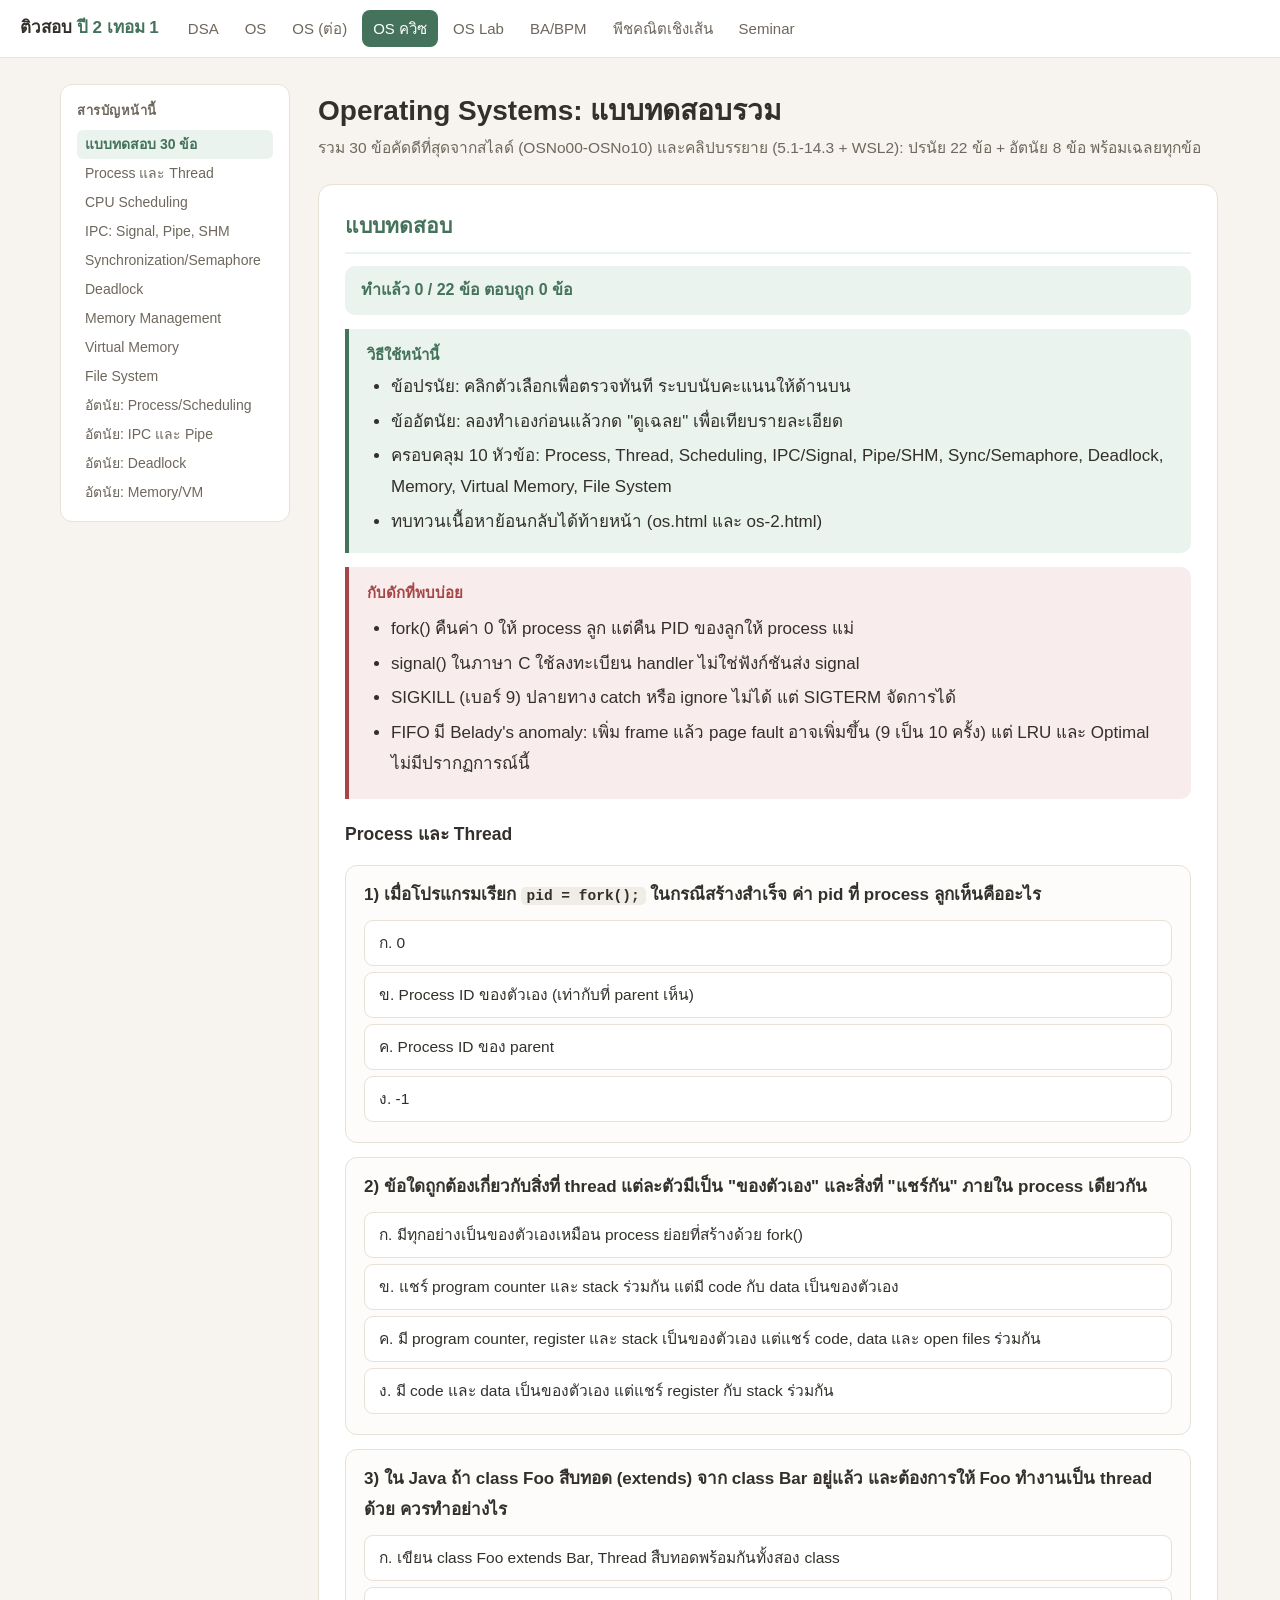
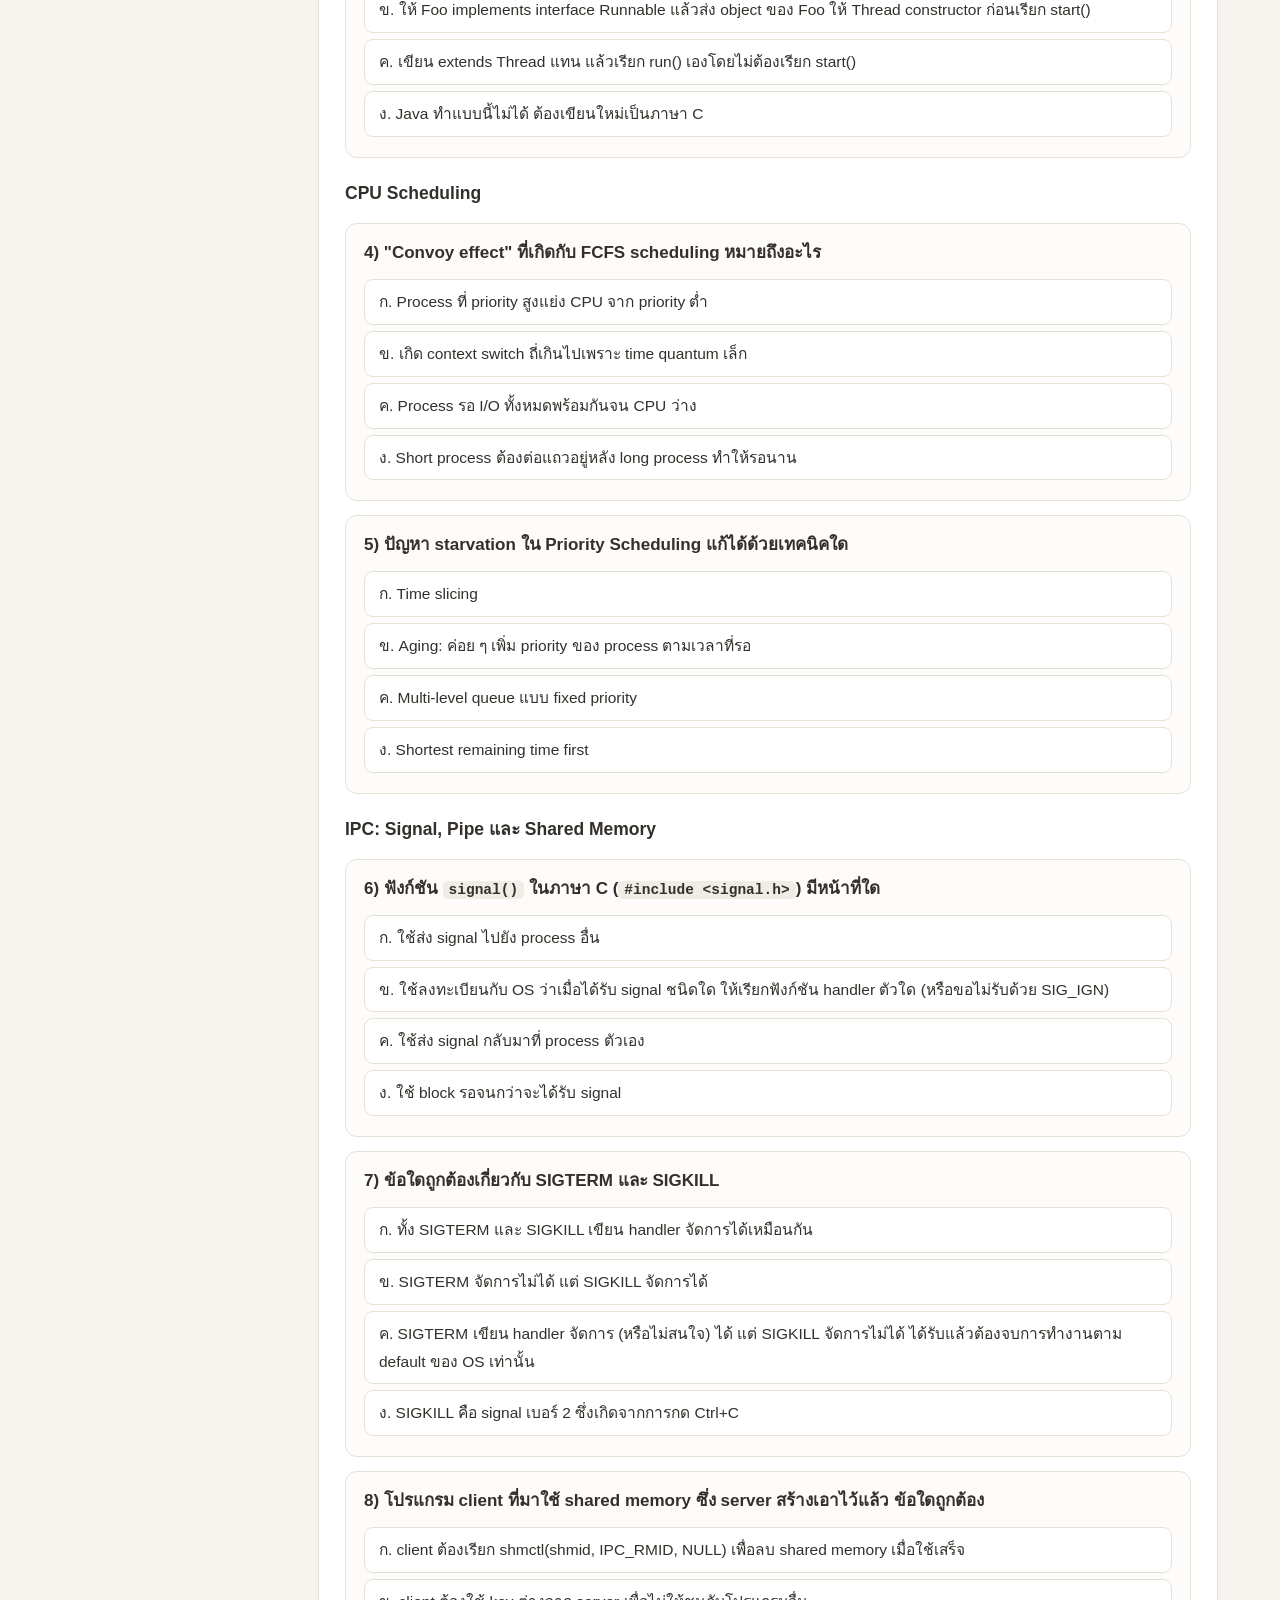
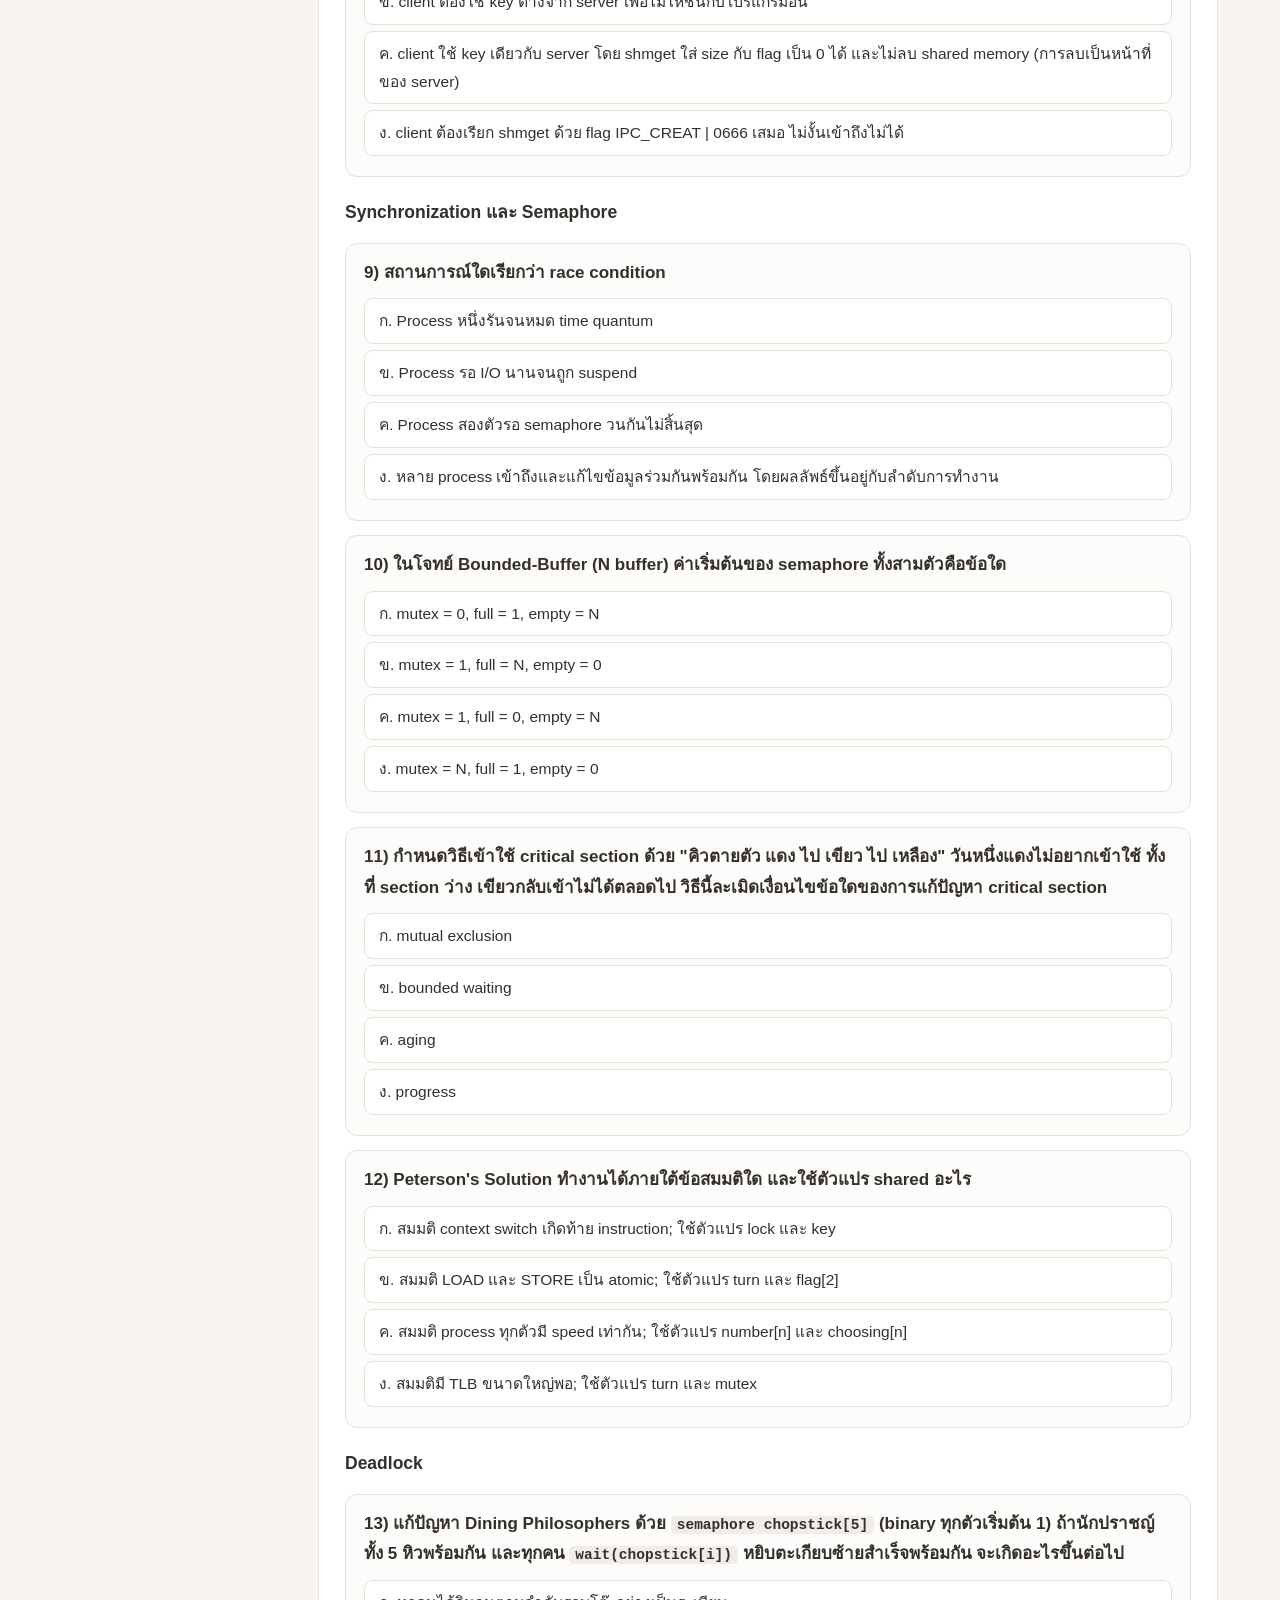
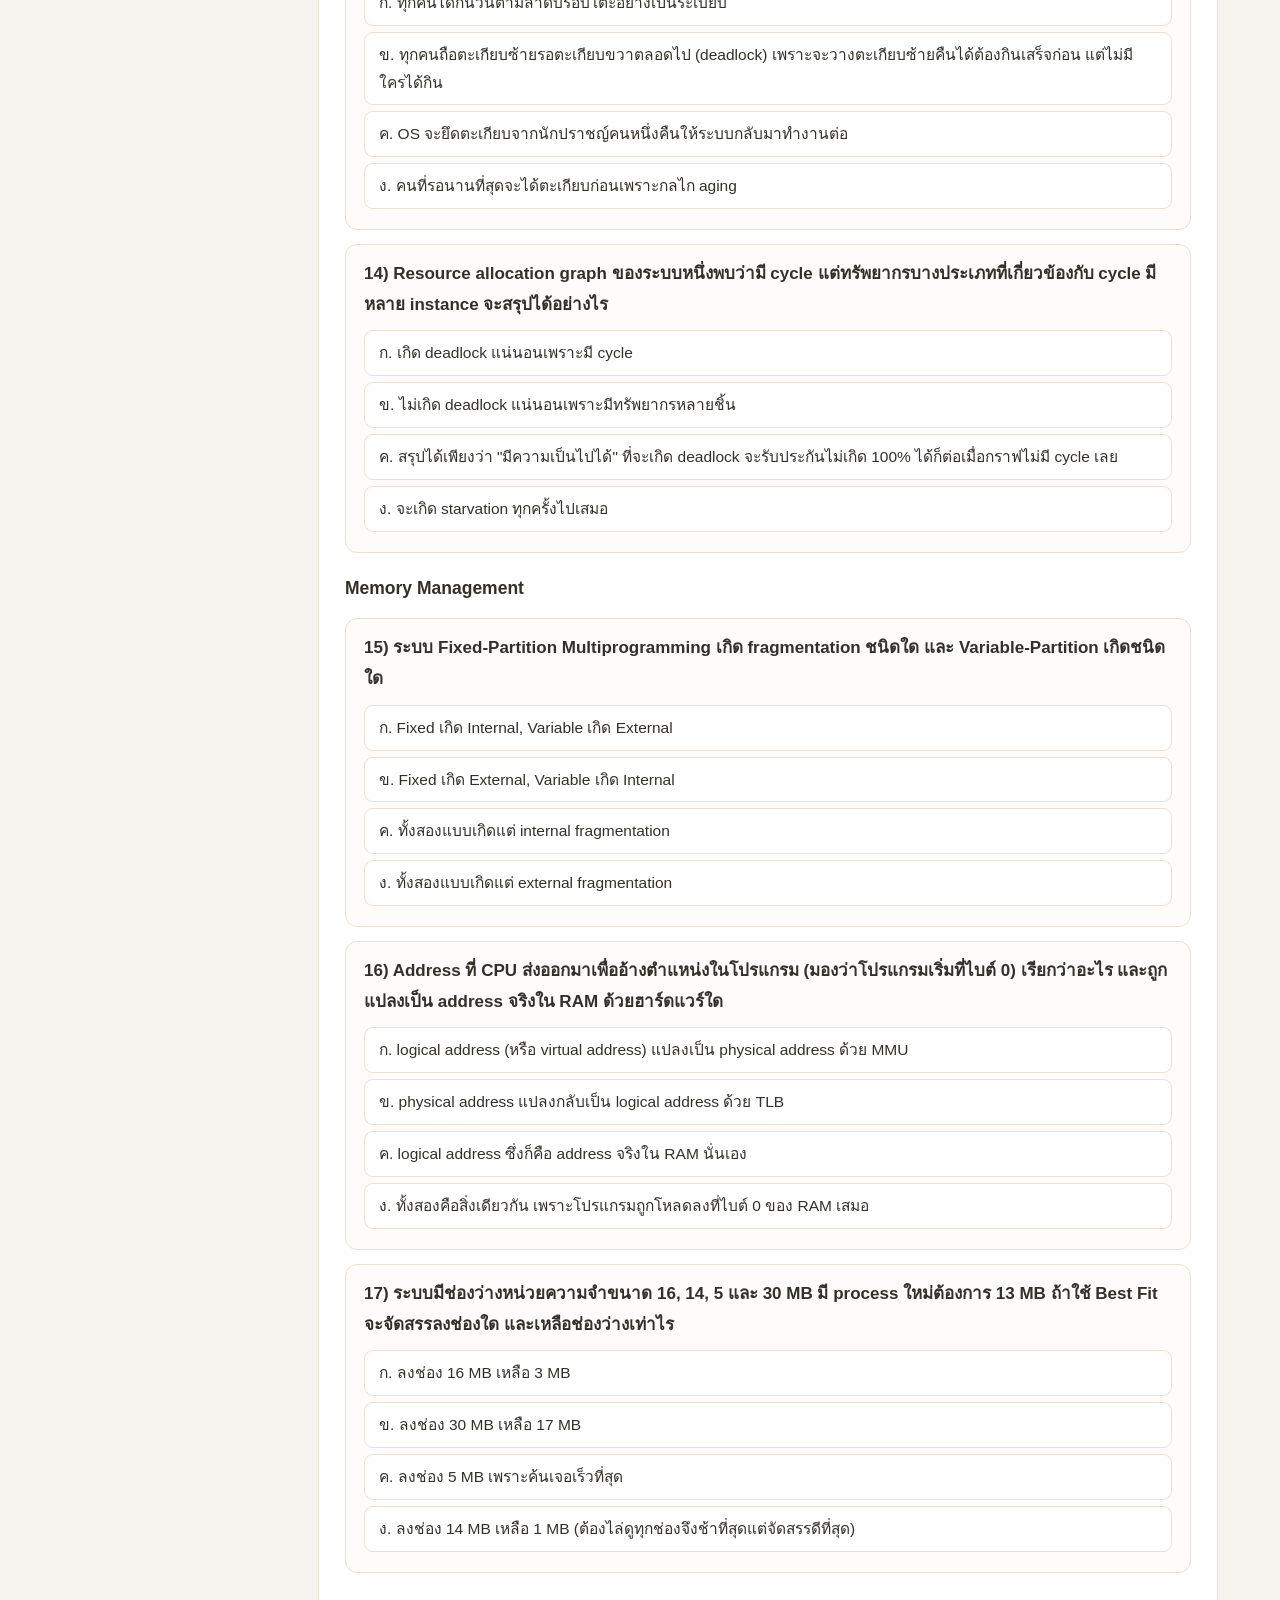
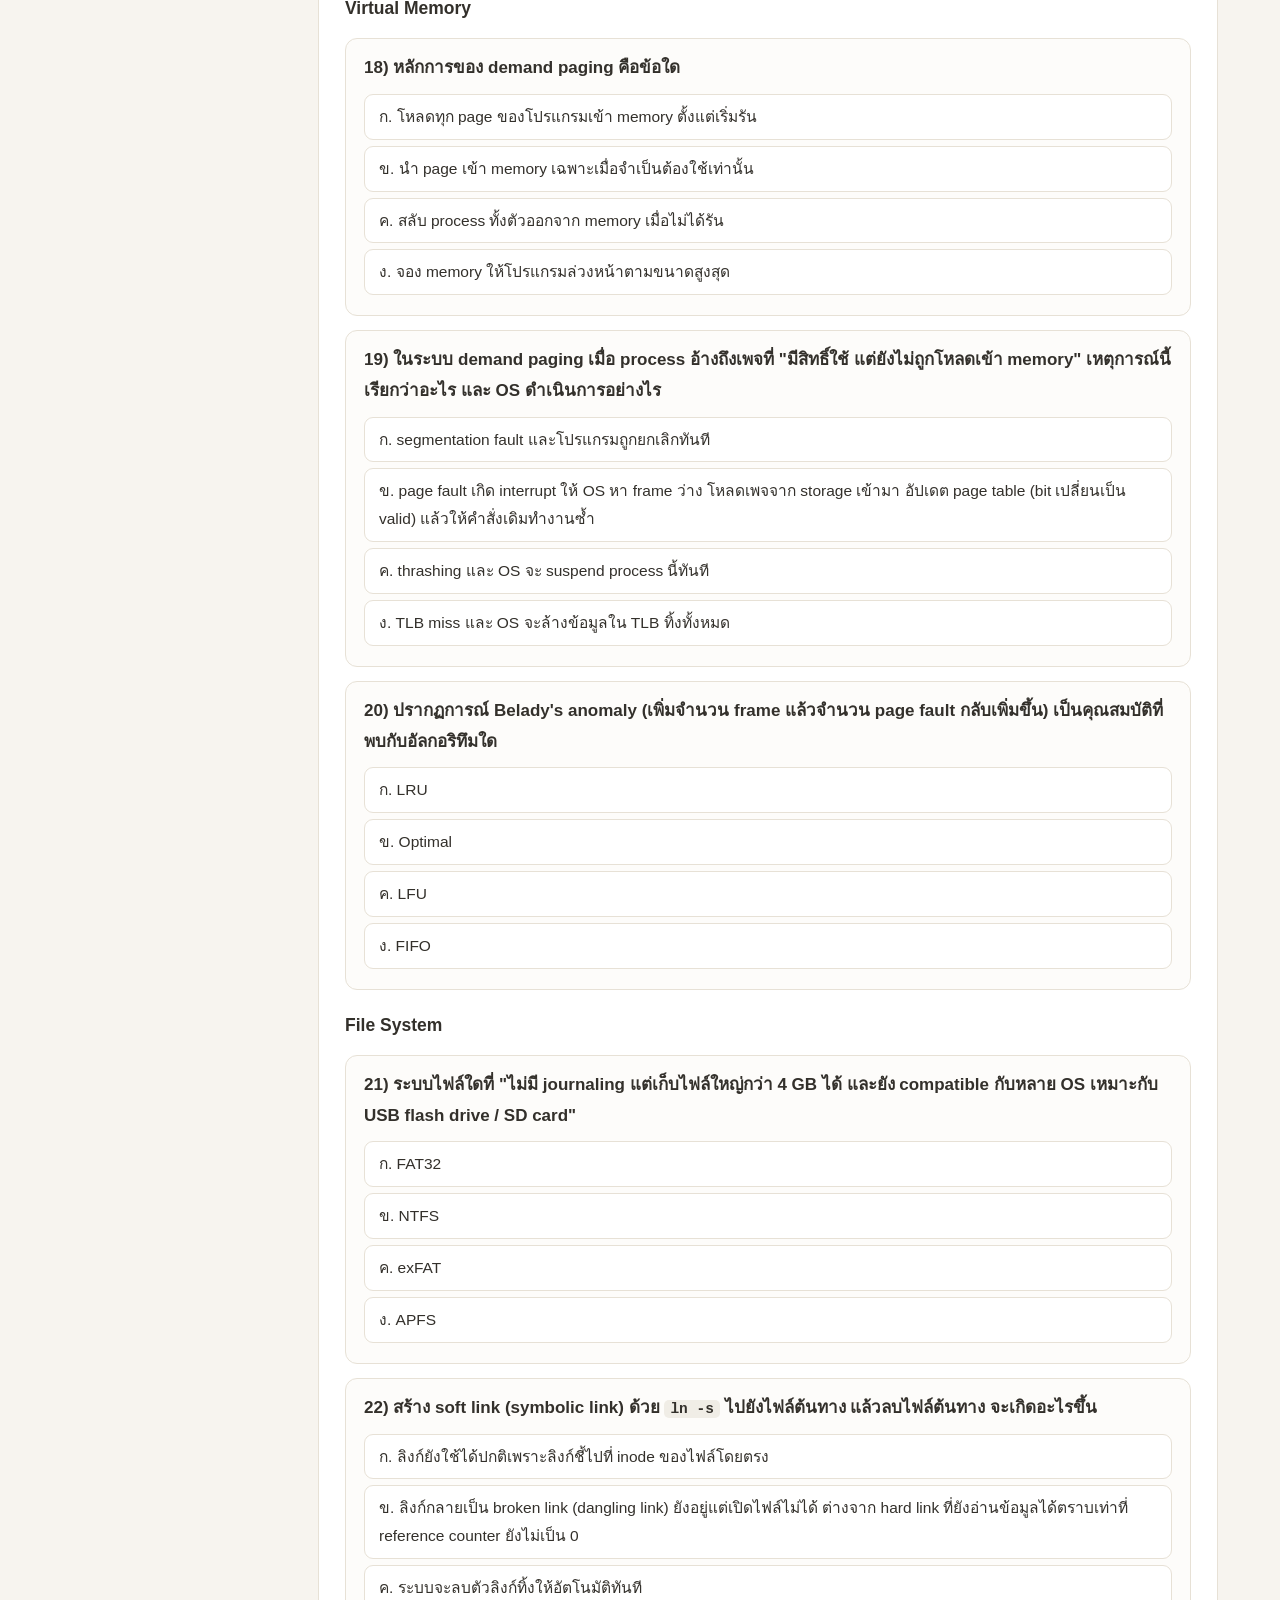
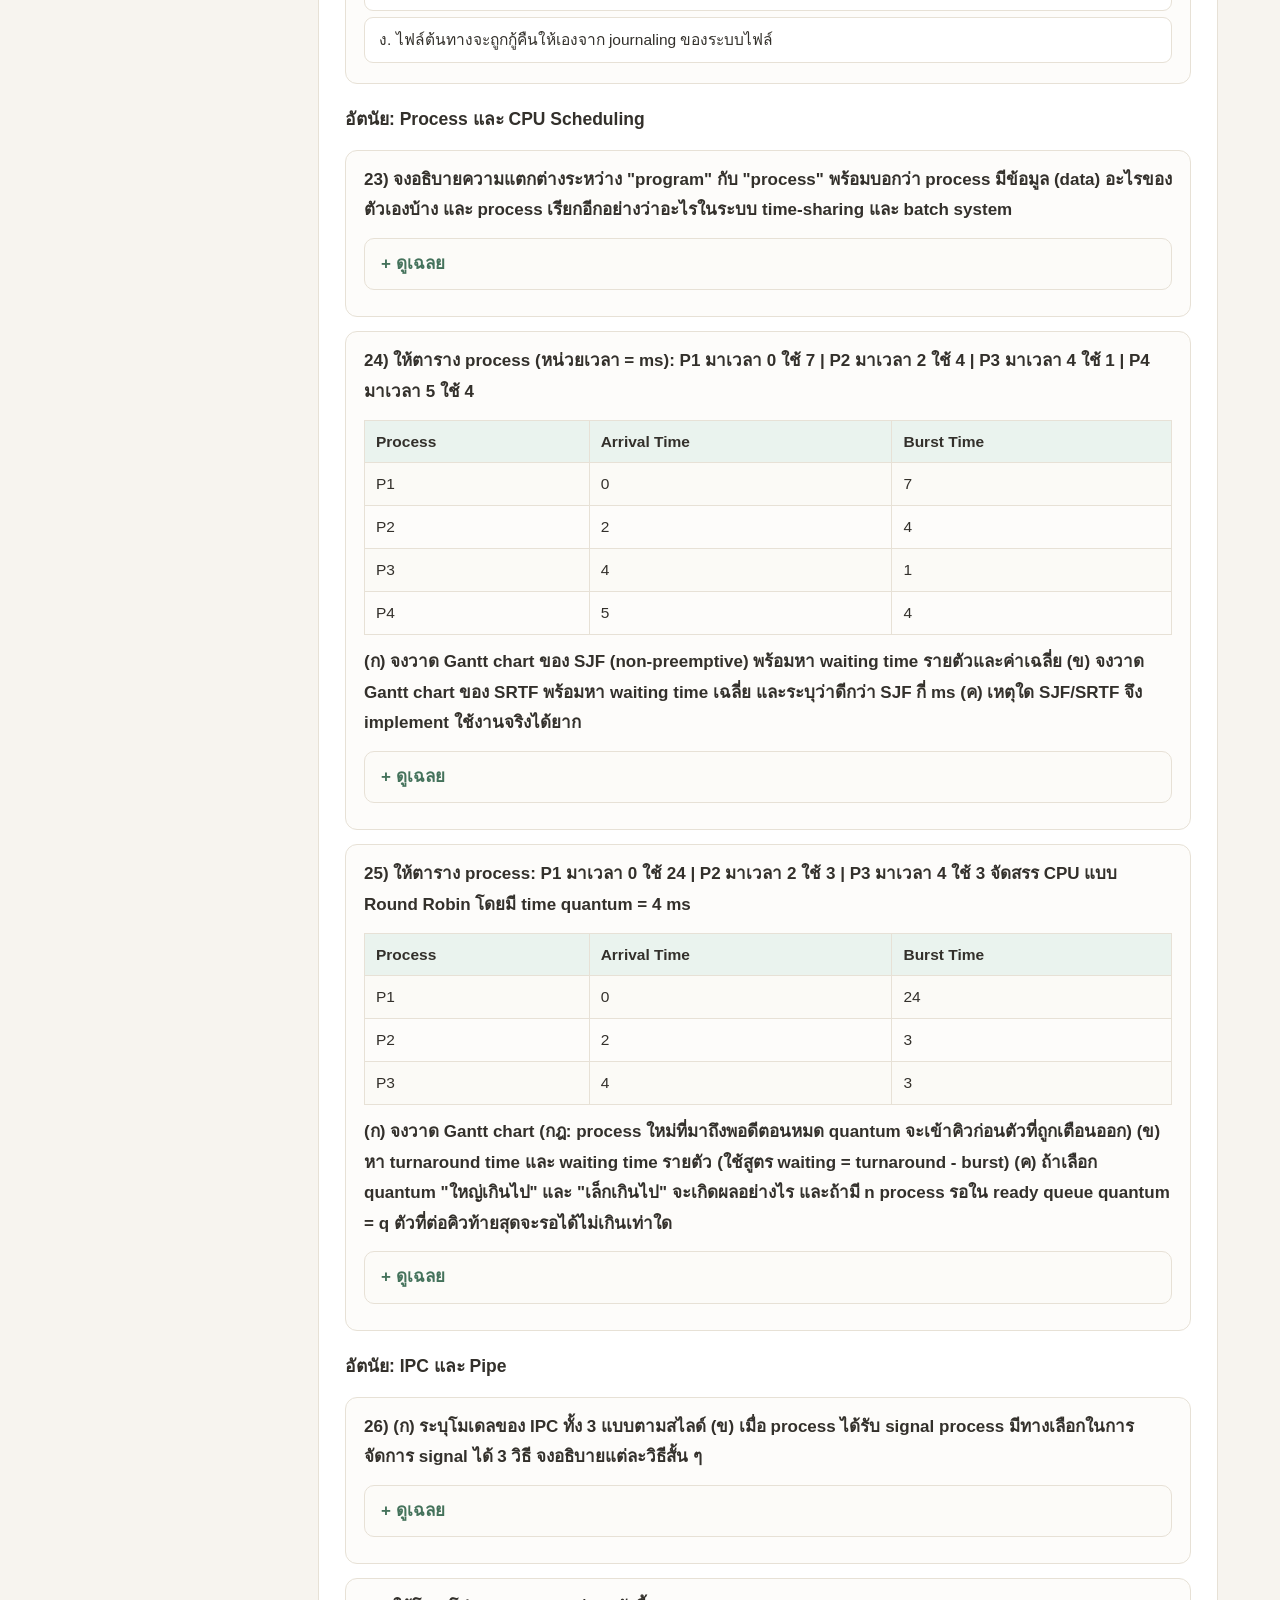
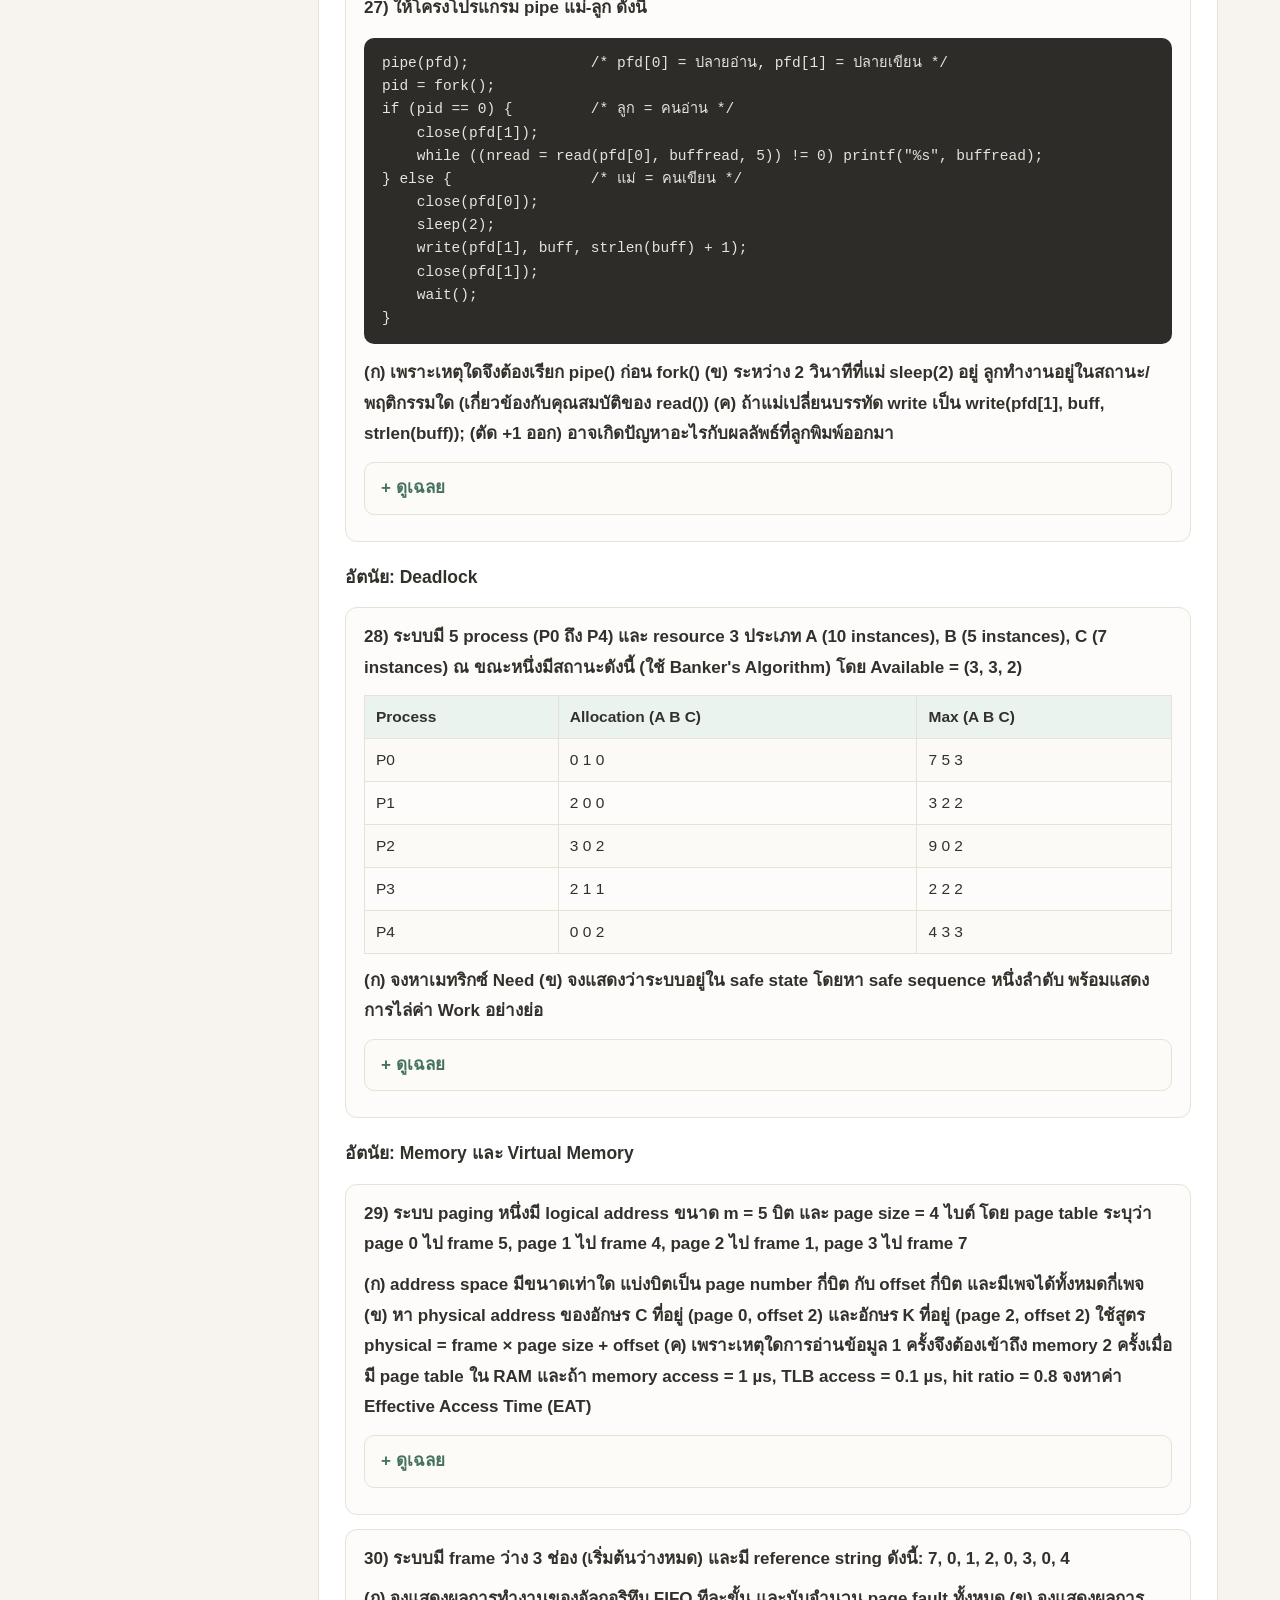
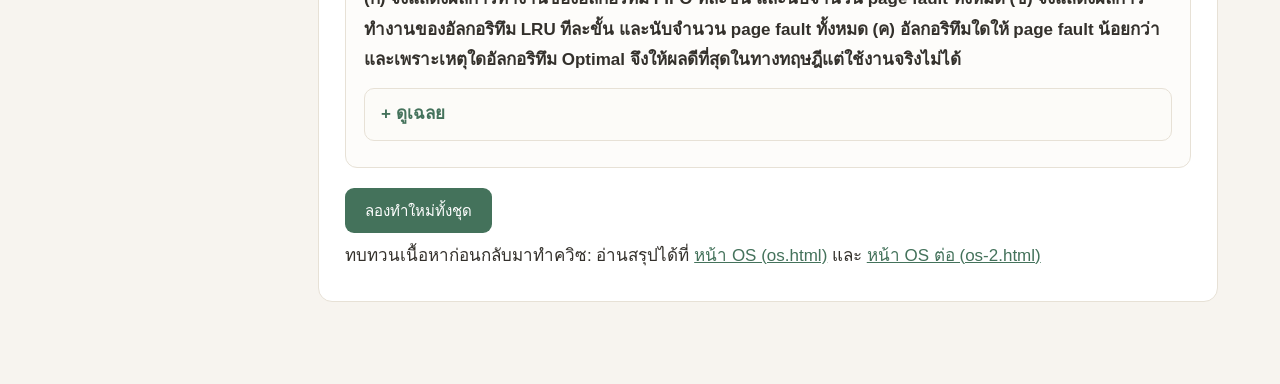
<file: os-quiz.html>
<!DOCTYPE html>
<html lang="th">
<head>
<meta charset="UTF-8">
<meta name="viewport" content="width=device-width, initial-scale=1.0">
<title>OS ควิซ | ติวสอบ ปี 2 เทอม 1</title>
<link rel="stylesheet" href="assets/style.css">
</head>
<body data-subject="os">
<header class="topbar">
  <a class="brand" href="index.html">ติวสอบ <span>ปี 2 เทอม 1</span></a>
  <nav class="subject-nav">
    <a href="dsa.html">DSA</a>
    <a href="os.html">OS</a>
    <a href="os-2.html">OS (ต่อ)</a>
    <a href="os-quiz.html" class="active">OS ควิซ</a>
    <a href="oslab.html">OS Lab</a>
    <a href="bpm.html">BA/BPM</a>
    <a href="linear.html">พีชคณิตเชิงเส้น</a>
    <a href="seminar.html">Seminar</a>
  </nav>
</header>
<div class="layout">
  <aside class="toc">
    <div class="toc-title">สารบัญหน้านี้</div>
    <a href="#quiz">แบบทดสอบ 30 ข้อ</a>
    <a href="#q-process">Process และ Thread</a>
    <a href="#q-sched">CPU Scheduling</a>
    <a href="#q-ipc">IPC: Signal, Pipe, SHM</a>
    <a href="#q-sync">Synchronization/Semaphore</a>
    <a href="#q-deadlock">Deadlock</a>
    <a href="#q-memory">Memory Management</a>
    <a href="#q-vm">Virtual Memory</a>
    <a href="#q-fs">File System</a>
    <a href="#q2-sched">อัตนัย: Process/Scheduling</a>
    <a href="#q2-ipc">อัตนัย: IPC และ Pipe</a>
    <a href="#q2-deadlock">อัตนัย: Deadlock</a>
    <a href="#q2-memory">อัตนัย: Memory/VM</a>
  </aside>
  <main>
    <article>
      <h1>Operating Systems: แบบทดสอบรวม</h1>
      <p class="page-sub">รวม 30 ข้อคัดดีที่สุดจากสไลด์ (OSNo00-OSNo10) และคลิปบรรยาย (5.1-14.3 + WSL2): ปรนัย 22 ข้อ + อัตนัย 8 ข้อ พร้อมเฉลยทุกข้อ</p>

      <section id="quiz" class="card quiz" data-quiz>
        <h2>แบบทดสอบ</h2>
        <div class="quiz-status"></div>

        <div class="keypoints"><div class="kp-title">วิธีใช้หน้านี้</div><ul>
          <li>ข้อปรนัย: คลิกตัวเลือกเพื่อตรวจทันที ระบบนับคะแนนให้ด้านบน</li>
          <li>ข้ออัตนัย: ลองทำเองก่อนแล้วกด "ดูเฉลย" เพื่อเทียบรายละเอียด</li>
          <li>ครอบคลุม 10 หัวข้อ: Process, Thread, Scheduling, IPC/Signal, Pipe/SHM, Sync/Semaphore, Deadlock, Memory, Virtual Memory, File System</li>
          <li>ทบทวนเนื้อหาย้อนกลับได้ท้ายหน้า (os.html และ os-2.html)</li>
        </ul></div>

        <div class="warn-box"><div class="kp-title">กับดักที่พบบ่อย</div><ul>
          <li>fork() คืนค่า 0 ให้ process ลูก แต่คืน PID ของลูกให้ process แม่</li>
          <li>signal() ในภาษา C ใช้ลงทะเบียน handler ไม่ใช่ฟังก์ชันส่ง signal</li>
          <li>SIGKILL (เบอร์ 9) ปลายทาง catch หรือ ignore ไม่ได้ แต่ SIGTERM จัดการได้</li>
          <li>FIFO มี Belady's anomaly: เพิ่ม frame แล้ว page fault อาจเพิ่มขึ้น (9 เป็น 10 ครั้ง) แต่ LRU และ Optimal ไม่มีปรากฏการณ์นี้</li>
        </ul></div>

        <h3 id="q-process">Process และ Thread</h3>

        <div class="q" data-answer="A">
          <p class="q-text">1) เมื่อโปรแกรมเรียก <code>pid = fork();</code> ในกรณีสร้างสำเร็จ ค่า pid ที่ process ลูกเห็นคืออะไร</p>
          <button class="choice" data-k="A">ก. 0</button>
          <button class="choice" data-k="B">ข. Process ID ของตัวเอง (เท่ากับที่ parent เห็น)</button>
          <button class="choice" data-k="C">ค. Process ID ของ parent</button>
          <button class="choice" data-k="D">ง. -1</button>
          <div class="q-explain">เฉลย ก: fork() คืนค่า ใน child = 0, ใน parent = process ID ของ child (มากกว่า 0), ค่าติดลบ = สร้างไม่สำเร็จ โปรแกรมใช้ค่าที่ต่างกันนี้แยกว่าตัวเองเป็น parent หรือ child</div>
        </div>

        <div class="q" data-answer="C">
          <p class="q-text">2) ข้อใดถูกต้องเกี่ยวกับสิ่งที่ thread แต่ละตัวมีเป็น "ของตัวเอง" และสิ่งที่ "แชร์กัน" ภายใน process เดียวกัน</p>
          <button class="choice" data-k="A">ก. มีทุกอย่างเป็นของตัวเองเหมือน process ย่อยที่สร้างด้วย fork()</button>
          <button class="choice" data-k="B">ข. แชร์ program counter และ stack ร่วมกัน แต่มี code กับ data เป็นของตัวเอง</button>
          <button class="choice" data-k="C">ค. มี program counter, register และ stack เป็นของตัวเอง แต่แชร์ code, data และ open files ร่วมกัน</button>
          <button class="choice" data-k="D">ง. มี code และ data เป็นของตัวเอง แต่แชร์ register กับ stack ร่วมกัน</button>
          <div class="q-explain">เฉลย ค: thread แต่ละตัวต้องมี program counter, register และ stack เป็นของตัวเอง (เก็บสถานะการทำงานและ local variable) แต่แชร์ code, data และ open files กับ process แม่ จึงถูกเรียกว่า lightweight process และ context switch ของ thread เร็วกว่า process</div>
        </div>

        <div class="q" data-answer="B">
          <p class="q-text">3) ใน Java ถ้า class Foo สืบทอด (extends) จาก class Bar อยู่แล้ว และต้องการให้ Foo ทำงานเป็น thread ด้วย ควรทำอย่างไร</p>
          <button class="choice" data-k="A">ก. เขียน class Foo extends Bar, Thread สืบทอดพร้อมกันทั้งสอง class</button>
          <button class="choice" data-k="B">ข. ให้ Foo implements interface Runnable แล้วส่ง object ของ Foo ให้ Thread constructor ก่อนเรียก start()</button>
          <button class="choice" data-k="C">ค. เขียน extends Thread แทน แล้วเรียก run() เองโดยไม่ต้องเรียก start()</button>
          <button class="choice" data-k="D">ง. Java ทำแบบนี้ไม่ได้ ต้องเขียนใหม่เป็นภาษา C</button>
          <div class="q-explain">เฉลย ข: Java ไม่รองรับ multiple inheritance จึง extends ทั้ง Bar และ Thread พร้อมกันไม่ได้ กรณีนี้ "บังคับ" ให้ใช้ implements Runnable แล้วห่อด้วย Thread object (new Thread(worker)) ก่อนเรียก start()</div>
        </div>

        <h3 id="q-sched">CPU Scheduling</h3>

        <div class="q" data-answer="D">
          <p class="q-text">4) "Convoy effect" ที่เกิดกับ FCFS scheduling หมายถึงอะไร</p>
          <button class="choice" data-k="A">ก. Process ที่ priority สูงแย่ง CPU จาก priority ต่ำ</button>
          <button class="choice" data-k="B">ข. เกิด context switch ถี่เกินไปเพราะ time quantum เล็ก</button>
          <button class="choice" data-k="C">ค. Process รอ I/O ทั้งหมดพร้อมกันจน CPU ว่าง</button>
          <button class="choice" data-k="D">ง. Short process ต้องต่อแถวอยู่หลัง long process ทำให้รอนาน</button>
          <div class="q-explain">เฉลย ง: convoy effect คือ "short process behind long process" จากตัวอย่างสไลด์ถ้า P1 (24 หน่วย) มาก่อน P2, P3 (3 หน่วย) waiting เฉลี่ยเป็น 15 แต่ถ้าสลับให้ process สั้นมาก่อนเหลือเพียง 1 (วิธีคำนวณเต็มอยู่ข้อ 25)</div>
        </div>

        <div class="q" data-answer="B">
          <p class="q-text">5) ปัญหา starvation ใน Priority Scheduling แก้ได้ด้วยเทคนิคใด</p>
          <button class="choice" data-k="A">ก. Time slicing</button>
          <button class="choice" data-k="B">ข. Aging: ค่อย ๆ เพิ่ม priority ของ process ตามเวลาที่รอ</button>
          <button class="choice" data-k="C">ค. Multi-level queue แบบ fixed priority</button>
          <button class="choice" data-k="D">ง. Shortest remaining time first</button>
          <div class="q-explain">เฉลย ข: starvation คือ process priority ต่ำอาจไม่ได้รันเลย Aging แก้โดยค่อย ๆ เพิ่ม priority ของ process เมื่อเวลาผ่านไป</div>
        </div>

        <h3 id="q-ipc">IPC: Signal, Pipe และ Shared Memory</h3>

        <div class="q" data-answer="B">
          <p class="q-text">6) ฟังก์ชัน <code>signal()</code> ในภาษา C (<code>#include &lt;signal.h&gt;</code>) มีหน้าที่ใด</p>
          <button class="choice" data-k="A">ก. ใช้ส่ง signal ไปยัง process อื่น</button>
          <button class="choice" data-k="B">ข. ใช้ลงทะเบียนกับ OS ว่าเมื่อได้รับ signal ชนิดใด ให้เรียกฟังก์ชัน handler ตัวใด (หรือขอไม่รับด้วย SIG_IGN)</button>
          <button class="choice" data-k="C">ค. ใช้ส่ง signal กลับมาที่ process ตัวเอง</button>
          <button class="choice" data-k="D">ง. ใช้ block รอจนกว่าจะได้รับ signal</button>
          <div class="q-explain">เฉลย ข: signal() ไม่ใช่ฟังก์ชันส่ง signal แต่ใช้ลงทะเบียน handler กับ OS (จุดที่นักศึกษาสับสนมากที่สุด) ถ้าจะส่ง signal ให้ตัวเองใช้ raise() และส่งให้ process อื่นใช้ kill()</div>
        </div>

        <div class="q" data-answer="C">
          <p class="q-text">7) ข้อใดถูกต้องเกี่ยวกับ SIGTERM และ SIGKILL</p>
          <button class="choice" data-k="A">ก. ทั้ง SIGTERM และ SIGKILL เขียน handler จัดการได้เหมือนกัน</button>
          <button class="choice" data-k="B">ข. SIGTERM จัดการไม่ได้ แต่ SIGKILL จัดการได้</button>
          <button class="choice" data-k="C">ค. SIGTERM เขียน handler จัดการ (หรือไม่สนใจ) ได้ แต่ SIGKILL จัดการไม่ได้ ได้รับแล้วต้องจบการทำงานตาม default ของ OS เท่านั้น</button>
          <button class="choice" data-k="D">ง. SIGKILL คือ signal เบอร์ 2 ซึ่งเกิดจากการกด Ctrl+C</button>
          <div class="q-explain">เฉลย ค: SIGTERM ยังเขียน handler จัดการหรือไม่สนใจได้ แต่ SIGKILL (เบอร์ 9) จัดการไม่ได้ "ถ้าได้รับ SIGKILL ต้องตาย" ตาม default ของ OS (signal เบอร์ 2 คือ SIGINT จาก Ctrl+C และคำสั่ง kill บน shell default คือ SIGTERM)</div>
        </div>

        <div class="q" data-answer="C">
          <p class="q-text">8) โปรแกรม client ที่มาใช้ shared memory ซึ่ง server สร้างเอาไว้แล้ว ข้อใดถูกต้อง</p>
          <button class="choice" data-k="A">ก. client ต้องเรียก shmctl(shmid, IPC_RMID, NULL) เพื่อลบ shared memory เมื่อใช้เสร็จ</button>
          <button class="choice" data-k="B">ข. client ต้องใช้ key ต่างจาก server เพื่อไม่ให้ชนกับโปรแกรมอื่น</button>
          <button class="choice" data-k="C">ค. client ใช้ key เดียวกับ server โดย shmget ใส่ size กับ flag เป็น 0 ได้ และไม่ลบ shared memory (การลบเป็นหน้าที่ของ server)</button>
          <button class="choice" data-k="D">ง. client ต้องเรียก shmget ด้วย flag IPC_CREAT | 0666 เสมอ ไม่งั้นเข้าถึงไม่ได้</button>
          <div class="q-explain">เฉลย ค: หัวใจของ shared memory คือ server กับ client ต้องใช้ key เดียวกันจึงชี้ไปก้อนเดียวกัน ฝั่ง client ใส่ size/flag = 0 ได้เพราะใช้ของที่สร้างไว้แล้ว และห้ามลบ (shmctl เป็นสิทธิ์ของ server เท่านั้น)</div>
        </div>

        <h3 id="q-sync">Synchronization และ Semaphore</h3>

        <div class="q" data-answer="D">
          <p class="q-text">9) สถานการณ์ใดเรียกว่า race condition</p>
          <button class="choice" data-k="A">ก. Process หนึ่งรันจนหมด time quantum</button>
          <button class="choice" data-k="B">ข. Process รอ I/O นานจนถูก suspend</button>
          <button class="choice" data-k="C">ค. Process สองตัวรอ semaphore วนกันไม่สิ้นสุด</button>
          <button class="choice" data-k="D">ง. หลาย process เข้าถึงและแก้ไขข้อมูลร่วมกันพร้อมกัน โดยผลลัพธ์ขึ้นอยู่กับลำดับการทำงาน</button>
          <div class="q-explain">เฉลย ง: race condition คือกรณีหลาย process เข้าไปแก้ข้อมูลตัวเดียวกันพร้อมกัน ผลลัพธ์สุดท้ายขึ้นกับลำดับ (interleaving) เช่น ตัวอย่าง count++/count-- ของสไลด์ที่ count กลายเป็น 4 ทั้งที่ควรเป็น 5 (ตัวเลือก ค คือ deadlock ไม่ใช่ race condition)</div>
        </div>

        <div class="q" data-answer="C">
          <p class="q-text">10) ในโจทย์ Bounded-Buffer (N buffer) ค่าเริ่มต้นของ semaphore ทั้งสามตัวคือข้อใด</p>
          <button class="choice" data-k="A">ก. mutex = 0, full = 1, empty = N</button>
          <button class="choice" data-k="B">ข. mutex = 1, full = N, empty = 0</button>
          <button class="choice" data-k="C">ค. mutex = 1, full = 0, empty = N</button>
          <button class="choice" data-k="D">ง. mutex = N, full = 1, empty = 0</button>
          <div class="q-explain">เฉลย ค: mutex กำหนด 1 (mutual exclusion), full กำหนด 0 (ยังไม่มี item), empty กำหนด N (buffer ว่างทั้งหมด)</div>
        </div>

        <div class="q" data-answer="D">
          <p class="q-text">11) กำหนดวิธีเข้าใช้ critical section ด้วย "คิวตายตัว แดง ไป เขียว ไป เหลือง" วันหนึ่งแดงไม่อยากเข้าใช้ ทั้งที่ section ว่าง เขียวกลับเข้าไม่ได้ตลอดไป วิธีนี้ละเมิดเงื่อนไขข้อใดของการแก้ปัญหา critical section</p>
          <button class="choice" data-k="A">ก. mutual exclusion</button>
          <button class="choice" data-k="B">ข. bounded waiting</button>
          <button class="choice" data-k="C">ค. aging</button>
          <button class="choice" data-k="D">ง. progress</button>
          <div class="q-explain">เฉลย ง: เงื่อนไข Progress ต้องการให้เลือก process ถัดไปจาก "process ที่อยากใช้เท่านั้น อย่าไปยุ่งกับ process ที่ไม่อยากใช้" คิวตายตัวทำให้เขียวเข้าไม่ได้ทั้งที่ section ว่างและแดงไม่ได้ต้องการใช้</div>
        </div>

        <div class="q" data-answer="B">
          <p class="q-text">12) Peterson's Solution ทำงานได้ภายใต้ข้อสมมติใด และใช้ตัวแปร shared อะไร</p>
          <button class="choice" data-k="A">ก. สมมติ context switch เกิดท้าย instruction; ใช้ตัวแปร lock และ key</button>
          <button class="choice" data-k="B">ข. สมมติ LOAD และ STORE เป็น atomic; ใช้ตัวแปร turn และ flag[2]</button>
          <button class="choice" data-k="C">ค. สมมติ process ทุกตัวมี speed เท่ากัน; ใช้ตัวแปร number[n] และ choosing[n]</button>
          <button class="choice" data-k="D">ง. สมมติมี TLB ขนาดใหญ่พอ; ใช้ตัวแปร turn และ mutex</button>
          <div class="q-explain">เฉลย ข: Peterson's Solution สำหรับ 2 process สมมติ LOAD/STORE เป็น atomic (interrupt ไม่ได้) และใช้ตัวแปร shared สองตัวคือ int turn (ตาใครเข้า) และ boolean flag[2] (พร้อมเข้าหรือยัง) ส่วน number[n]/choosing[n] เป็นตัวแปรของ Bakery Algorithm</div>
        </div>

        <h3 id="q-deadlock">Deadlock</h3>

        <div class="q" data-answer="B">
          <p class="q-text">13) แก้ปัญหา Dining Philosophers ด้วย <code>semaphore chopstick[5]</code> (binary ทุกตัวเริ่มต้น 1) ถ้านักปราชญ์ทั้ง 5 หิวพร้อมกัน และทุกคน <code>wait(chopstick[i])</code> หยิบตะเกียบซ้ายสำเร็จพร้อมกัน จะเกิดอะไรขึ้นต่อไป</p>
          <button class="choice" data-k="A">ก. ทุกคนได้กินวนตามลำดับรอบโต๊ะอย่างเป็นระเบียบ</button>
          <button class="choice" data-k="B">ข. ทุกคนถือตะเกียบซ้ายรอตะเกียบขวาตลอดไป (deadlock) เพราะจะวางตะเกียบซ้ายคืนได้ต้องกินเสร็จก่อน แต่ไม่มีใครได้กิน</button>
          <button class="choice" data-k="C">ค. OS จะยึดตะเกียบจากนักปราชญ์คนหนึ่งคืนให้ระบบกลับมาทำงานต่อ</button>
          <button class="choice" data-k="D">ง. คนที่รอนานที่สุดจะได้ตะเกียบก่อนเพราะกลไก aging</button>
          <div class="q-explain">เฉลย ข: ตะเกียบ 5 ข้างถูกถือครบในมือทุกคน ทุกคน wait(chopstick[(i+1)%5]) ตะเกียบขวาแล้วเจอค่า 0 จึงติดรอทั้งหมด และจะวางตะเกียบซ้ายคืนได้ต้องกินเสร็จก่อน ซึ่งไม่มีวันเกิดขึ้น เป็น deadlock "ตายทั้งโต๊ะ" (เกิดจากโปรแกรมเมอร์จัดลำดับผิด ไม่ใช่ตัว semaphore)</div>
        </div>

        <div class="q" data-answer="C">
          <p class="q-text">14) Resource allocation graph ของระบบหนึ่งพบว่ามี cycle แต่ทรัพยากรบางประเภทที่เกี่ยวข้องกับ cycle มีหลาย instance จะสรุปได้อย่างไร</p>
          <button class="choice" data-k="A">ก. เกิด deadlock แน่นอนเพราะมี cycle</button>
          <button class="choice" data-k="B">ข. ไม่เกิด deadlock แน่นอนเพราะมีทรัพยากรหลายชิ้น</button>
          <button class="choice" data-k="C">ค. สรุปได้เพียงว่า "มีความเป็นไปได้" ที่จะเกิด deadlock จะรับประกันไม่เกิด 100% ได้ก็ต่อเมื่อกราฟไม่มี cycle เลย</button>
          <button class="choice" data-k="D">ง. จะเกิด starvation ทุกครั้งไปเสมอ</button>
          <div class="q-explain">เฉลย ค: กฎของ resource allocation graph: ไม่มี cycle ไม่เกิด deadlock แน่นอน / มี cycle + ทรัพยากร 1 ประเภทมี 1 ชิ้น เกิดแน่นอน / มี cycle + มีหลายชิ้น สรุปได้แค่ "มีโอกาส" เท่านั้น (เช่น process นอก cycle อาจคืนทรัพยากรให้)</div>
        </div>

        <h3 id="q-memory">Memory Management</h3>

        <div class="q" data-answer="A">
          <p class="q-text">15) ระบบ Fixed-Partition Multiprogramming เกิด fragmentation ชนิดใด และ Variable-Partition เกิดชนิดใด</p>
          <button class="choice" data-k="A">ก. Fixed เกิด Internal, Variable เกิด External</button>
          <button class="choice" data-k="B">ข. Fixed เกิด External, Variable เกิด Internal</button>
          <button class="choice" data-k="C">ค. ทั้งสองแบบเกิดแต่ internal fragmentation</button>
          <button class="choice" data-k="D">ง. ทั้งสองแบบเกิดแต่ external fragmentation</button>
          <div class="q-explain">เฉลย ก: Fixed partition: partition ใหญ่กว่า job เหลือช่องว่างใน partition ของตัวเอง เป็น internal fragmentation ส่วน Variable partition: job ถูกถอดออกแล้วเหลือ holes เล็ก ๆ ที่ไม่พอให้ process ใหม่ เป็น external fragmentation (แก้ด้วย coalescing/compaction)</div>
        </div>

        <div class="q" data-answer="A">
          <p class="q-text">16) Address ที่ CPU ส่งออกมาเพื่ออ้างตำแหน่งในโปรแกรม (มองว่าโปรแกรมเริ่มที่ไบต์ 0) เรียกว่าอะไร และถูกแปลงเป็น address จริงใน RAM ด้วยฮาร์ดแวร์ใด</p>
          <button class="choice" data-k="A">ก. logical address (หรือ virtual address) แปลงเป็น physical address ด้วย MMU</button>
          <button class="choice" data-k="B">ข. physical address แปลงกลับเป็น logical address ด้วย TLB</button>
          <button class="choice" data-k="C">ค. logical address ซึ่งก็คือ address จริงใน RAM นั่นเอง</button>
          <button class="choice" data-k="D">ง. ทั้งสองคือสิ่งเดียวกัน เพราะโปรแกรมถูกโหลดลงที่ไบต์ 0 ของ RAM เสมอ</button>
          <div class="q-explain">เฉลย ก: logical (virtual) address ออกจาก CPU ส่วน physical address คือตำแหน่งจริงใน RAM เพราะโปรแกรมถูกโหลดตามที่ OS จัดสรร (ไม่ใช่ไบต์ 0) ตัวแปลงคือ MMU (เช่น relocation register 14,000 + ไบต์ที่ 346 = 14,346)</div>
        </div>

        <div class="q" data-answer="D">
          <p class="q-text">17) ระบบมีช่องว่างหน่วยความจำขนาด 16, 14, 5 และ 30 MB มี process ใหม่ต้องการ 13 MB ถ้าใช้ Best Fit จะจัดสรรลงช่องใด และเหลือช่องว่างเท่าไร</p>
          <button class="choice" data-k="A">ก. ลงช่อง 16 MB เหลือ 3 MB</button>
          <button class="choice" data-k="B">ข. ลงช่อง 30 MB เหลือ 17 MB</button>
          <button class="choice" data-k="C">ค. ลงช่อง 5 MB เพราะค้นเจอเร็วที่สุด</button>
          <button class="choice" data-k="D">ง. ลงช่อง 14 MB เหลือ 1 MB (ต้องไล่ดูทุกช่องจึงช้าที่สุดแต่จัดสรรดีที่สุด)</button>
          <div class="q-explain">เฉลย ง: Best Fit ไล่ดูทุกช่อง (16, 14, 5, 30) แล้วเลือกช่องที่พอดีที่สุดกับ 13 MB คือช่อง 14 MB เหลือเพียง 1 MB จัดสรรดีที่สุดแต่ช้าที่สุดเพราะต้องค้นครบทุกช่อง (เทียบ: First Fit ลง 16 MB เพราะเร็ว, Worst Fit ลง 30 MB เพื่อเหลือช่องใหญ่ไว้ใช้ต่อ)</div>
        </div>

        <h3 id="q-vm">Virtual Memory</h3>

        <div class="q" data-answer="B">
          <p class="q-text">18) หลักการของ demand paging คือข้อใด</p>
          <button class="choice" data-k="A">ก. โหลดทุก page ของโปรแกรมเข้า memory ตั้งแต่เริ่มรัน</button>
          <button class="choice" data-k="B">ข. นำ page เข้า memory เฉพาะเมื่อจำเป็นต้องใช้เท่านั้น</button>
          <button class="choice" data-k="C">ค. สลับ process ทั้งตัวออกจาก memory เมื่อไม่ได้รัน</button>
          <button class="choice" data-k="D">ง. จอง memory ให้โปรแกรมล่วงหน้าตามขนาดสูงสุด</button>
          <div class="q-explain">เฉลย ข: demand paging นำ page เข้า memory เมื่อ needed เท่านั้น ทำให้ I/O น้อยลง, ใช้ memory น้อยลง, response เร็วขึ้น และรองรับ user มากขึ้น (เชื่อมกับ lazy swapper/pager)</div>
        </div>

        <div class="q" data-answer="B">
          <p class="q-text">19) ในระบบ demand paging เมื่อ process อ้างถึงเพจที่ "มีสิทธิ์ใช้ แต่ยังไม่ถูกโหลดเข้า memory" เหตุการณ์นี้เรียกว่าอะไร และ OS ดำเนินการอย่างไร</p>
          <button class="choice" data-k="A">ก. segmentation fault และโปรแกรมถูกยกเลิกทันที</button>
          <button class="choice" data-k="B">ข. page fault เกิด interrupt ให้ OS หา frame ว่าง โหลดเพจจาก storage เข้ามา อัปเดต page table (bit เปลี่ยนเป็น valid) แล้วให้คำสั่งเดิมทำงานซ้ำ</button>
          <button class="choice" data-k="C">ค. thrashing และ OS จะ suspend process นี้ทันที</button>
          <button class="choice" data-k="D">ง. TLB miss และ OS จะล้างข้อมูลใน TLB ทิ้งทั้งหมด</button>
          <div class="q-explain">เฉลย ข: page fault = การอ้างเพจที่มีสิทธิ์ใช้แต่ยังไม่อยู่ใน memory (valid/invalid bit เป็น invalid) ขั้นตอน: interrupt, OS หา frame ว่าง, โหลดเพจจาก storage, อัปเดต page table (เก็บ frame + เปลี่ยน bit เป็น valid), ให้คำสั่งเดิมทำงานซ้ำ คราวนี้จะไม่ fault อีก</div>
        </div>

        <div class="q" data-answer="D">
          <p class="q-text">20) ปรากฏการณ์ Belady's anomaly (เพิ่มจำนวน frame แล้วจำนวน page fault กลับเพิ่มขึ้น) เป็นคุณสมบัติที่พบกับอัลกอริทึมใด</p>
          <button class="choice" data-k="A">ก. LRU</button>
          <button class="choice" data-k="B">ข. Optimal</button>
          <button class="choice" data-k="C">ค. LFU</button>
          <button class="choice" data-k="D">ง. FIFO</button>
          <div class="q-explain">เฉลย ง: สไลด์มีหัวข้อ "FIFO Illustrating Belady's Anomaly" คือเพิ่มจำนวน frame แล้ว page fault กลับเพิ่มขึ้น (Optimal และ LRU ไม่มีปรากฏการณ์นี้) ตัวอย่างการคำนวณอยู่ข้อ 30</div>
        </div>

        <h3 id="q-fs">File System</h3>

        <div class="q" data-answer="C">
          <p class="q-text">21) ระบบไฟล์ใดที่ "ไม่มี journaling แต่เก็บไฟล์ใหญ่กว่า 4 GB ได้ และยัง compatible กับหลาย OS เหมาะกับ USB flash drive / SD card"</p>
          <button class="choice" data-k="A">ก. FAT32</button>
          <button class="choice" data-k="B">ข. NTFS</button>
          <button class="choice" data-k="C">ค. exFAT</button>
          <button class="choice" data-k="D">ง. APFS</button>
          <div class="q-explain">เฉลย ค: exFAT อยู่ตรงกลางระหว่าง FAT32 กับ NTFS: เก็บไฟล์ใหญ่กว่า 4 GB ได้ (FAT32 จำกัดไฟล์เดี่ยว 4 GB), volume ได้ถึง 128 PB แต่ไม่มี journaling (ต่างจาก NTFS/ext4/APFS ที่มีระบบช่วย recover) และ compatible กับหลาย OS เหมือน FAT จึงนิยมใช้กับ USB/SD card/external drive</div>
        </div>

        <div class="q" data-answer="B">
          <p class="q-text">22) สร้าง soft link (symbolic link) ด้วย <code>ln -s</code> ไปยังไฟล์ต้นทาง แล้วลบไฟล์ต้นทาง จะเกิดอะไรขึ้น</p>
          <button class="choice" data-k="A">ก. ลิงก์ยังใช้ได้ปกติเพราะลิงก์ชี้ไปที่ inode ของไฟล์โดยตรง</button>
          <button class="choice" data-k="B">ข. ลิงก์กลายเป็น broken link (dangling link) ยังอยู่แต่เปิดไฟล์ไม่ได้ ต่างจาก hard link ที่ยังอ่านข้อมูลได้ตราบเท่าที่ reference counter ยังไม่เป็น 0</button>
          <button class="choice" data-k="C">ค. ระบบจะลบตัวลิงก์ทิ้งให้อัตโนมัติทันที</button>
          <button class="choice" data-k="D">ง. ไฟล์ต้นทางจะถูกกู้คืนให้เองจาก journaling ของระบบไฟล์</button>
          <div class="q-explain">เฉลย ข: soft link เป็น "shortcut" ชี้ไปยังตัวไฟล์ (path) ไม่ใช่ inode ต้นทางลบเมื่อไรจึงกลายเป็น broken/dangling link ทันที ส่วน hard link ชี้ที่ inode และระบบใช้ reference counter (การลบ = ลด counter) จึงยังอ่านข้อมูลได้ครบตราบที่ counter ยังไม่เป็น 0 ข้อดี soft link คือข้าม file system ได้และทำกับโฟลเดอร์ได้</div>
        </div>

        <h3 id="q2-sched">อัตนัย: Process และ CPU Scheduling</h3>

        <div class="q">
          <p class="q-text">23) จงอธิบายความแตกต่างระหว่าง "program" กับ "process" พร้อมบอกว่า process มีข้อมูล (data) อะไรของตัวเองบ้าง และ process เรียกอีกอย่างว่าอะไรในระบบ time-sharing และ batch system</p>
          <details class="more"><summary>ดูเฉลย</summary><div>
            <ul>
              <li><strong>Program</strong> = inactive entity เป็นแค่ไฟล์เก็บบนดิสก์</li>
              <li><strong>Process</strong> = program in execution เป็น active entity ที่ต้องการชุด resources</li>
              <li>Process มีข้อมูลของตัวเอง: <strong>program counter, stack, data section</strong> (สถานะทั้งหมดถูกเก็บใน PCB)</li>
              <li>ใน time-sharing system เรียก process ว่า <strong>Task</strong> ใน batch system เรียกว่า <strong>Job</strong></li>
            </ul>
          </div></details>
        </div>

        <div class="q">
          <p class="q-text">24) ให้ตาราง process (หน่วยเวลา = ms): P1 มาเวลา 0 ใช้ 7 | P2 มาเวลา 2 ใช้ 4 | P3 มาเวลา 4 ใช้ 1 | P4 มาเวลา 5 ใช้ 4</p>
          <table>
            <tr><th>Process</th><th>Arrival Time</th><th>Burst Time</th></tr>
            <tr><td>P1</td><td>0</td><td>7</td></tr>
            <tr><td>P2</td><td>2</td><td>4</td></tr>
            <tr><td>P3</td><td>4</td><td>1</td></tr>
            <tr><td>P4</td><td>5</td><td>4</td></tr>
          </table>
          <p class="q-text">(ก) จงวาด Gantt chart ของ SJF (non-preemptive) พร้อมหา waiting time รายตัวและค่าเฉลี่ย (ข) จงวาด Gantt chart ของ SRTF พร้อมหา waiting time เฉลี่ย และระบุว่าดีกว่า SJF กี่ ms (ค) เหตุใด SJF/SRTF จึง implement ใช้งานจริงได้ยาก</p>
          <details class="more"><summary>ดูเฉลย</summary><div>
            <p>(ก) SJF: เวลา 0 มีแต่ P1 (non-preemptive ทำจนจบ) ที่ 7 เลือก burst น้อยสุดคือ P3(1) ที่ 8 เหลือ P2 กับ P4 เสมอกันที่ 4 เลือกคนมาก่อน (P2 มาเวลา 2)</p>
            <pre><code>| P1 (0-7) | P3 (7-8) | P2 (8-12) | P4 (12-16) |</code></pre>
            <p>Waiting: P1 = 0, P2 = 8-2 = 6, P3 = 7-4 = 3, P4 = 12-5 = 7 ดังนั้นเฉลี่ย = (0 + 6 + 3 + 7)/4 = <strong>4 ms</strong></p>
            <p>(ข) SRTF: P1 รัน 0-2 พอ t = 2 แล้ว P2 มา (burst 4 น้อยกว่า remaining ของ P1 = 5) จึงขัดจังหวะ ที่ t = 4 P3 มา (1 น้อยกว่า 2) ขัดอีก ที่ t = 5 P4 มา เหลือ P1(5), P2(2), P4(4)</p>
            <pre><code>| P1 (0-2) | P2 (2-4) | P3 (4-5) | P2 (5-7) | P4 (7-11) | P1 (11-16) |</code></pre>
            <p>Waiting: P1 = 16-7 = 9, P2 = 7-2-4 = 1, P3 = 0, P4 = 7-5 = 2 ดังนั้นเฉลี่ย = <strong>3 ms</strong> (ดีกว่า SJF อยู่ <strong>1 ms</strong>) ระวังตอนใช้สูตร: burst ของ P1 นับ "7 ทั้งหมด" ไม่ใช่เศษ 5</p>
            <p>(ค) เพราะไม่รู้ burst time ล่วงหน้าของ process ในทางปฏิบัติ และ SRTF ยังมี overhead มากกว่าเพราะ OS ต้องคอยเช็คทุกครั้งที่มี process ใหม่เข้ามาแล้ว context switch</p>
          </div></details>
        </div>

        <div class="q">
          <p class="q-text">25) ให้ตาราง process: P1 มาเวลา 0 ใช้ 24 | P2 มาเวลา 2 ใช้ 3 | P3 มาเวลา 4 ใช้ 3 จัดสรร CPU แบบ Round Robin โดยมี time quantum = 4 ms</p>
          <table>
            <tr><th>Process</th><th>Arrival Time</th><th>Burst Time</th></tr>
            <tr><td>P1</td><td>0</td><td>24</td></tr>
            <tr><td>P2</td><td>2</td><td>3</td></tr>
            <tr><td>P3</td><td>4</td><td>3</td></tr>
          </table>
          <p class="q-text">(ก) จงวาด Gantt chart (กฎ: process ใหม่ที่มาถึงพอดีตอนหมด quantum จะเข้าคิวก่อนตัวที่ถูกเตือนออก) (ข) หา turnaround time และ waiting time รายตัว (ใช้สูตร waiting = turnaround - burst) (ค) ถ้าเลือก quantum "ใหญ่เกินไป" และ "เล็กเกินไป" จะเกิดผลอย่างไร และถ้ามี n process รอใน ready queue quantum = q ตัวที่ต่อคิวท้ายสุดจะรอได้ไม่เกินเท่าใด</p>
          <details class="more"><summary>ดูเฉลย</summary><div>
            <p>(ก) P1 ทำ 0-4 (หมด quantum ยังไม่จบ) ตอน t = 4 ทั้ง P2, P3 มาถึงแล้ว P2 มาก่อน (t = 2) จึงได้ก่อน จากนั้น P2 จบที่ 7, P3 จบที่ 10 แล้ว P1 วนกลับรอบละ 4 จนครบ 24 หน่วย</p>
            <pre><code>| P1 (0-4) | P2 (4-7) | P3 (7-10) | P1 (10-14) | P1 (14-18) | P1 (18-22) | P1 (22-26) | P1 (26-30) |</code></pre>
            <p>(ข) Turnaround (จบ - มา): P1 = 30, P2 = 5, P3 = 6 จากนั้น Waiting (turnaround - burst): <strong>P1 = 6, P2 = 2, P3 = 3</strong> (เฉลี่ย ประมาณ 3.67 ms) RR ทำให้ response time ดีขึ้นแต่ turnaround แย่ลง</p>
            <p>(ค) Quantum ใหญ่เกินไป จะเหมือนกลายเป็น FCFS / เล็กเกินไป จะ context switch ถี่เกิน เกิด overhead สูง และมีการรับประกันว่า process ท้ายสุดรอไม่เกิน <strong>(n-1) × q</strong></p>
          </div></details>
        </div>

        <h3 id="q2-ipc">อัตนัย: IPC และ Pipe</h3>

        <div class="q">
          <p class="q-text">26) (ก) ระบุโมเดลของ IPC ทั้ง 3 แบบตามสไลด์ (ข) เมื่อ process ได้รับ signal process มีทางเลือกในการจัดการ signal ได้ 3 วิธี จงอธิบายแต่ละวิธีสั้น ๆ</p>
          <details class="more"><summary>ดูเฉลย</summary><div>
            <p>(ก) โมเดล IPC 3 แบบ: <strong>Signal, Shared memory, Message passing</strong></p>
            <p>(ข) 3 วิธีจัดการ signal:</p>
            <ol>
              <li><strong>Catch</strong> เขียน routine (handler) ขึ้นมาเอง แล้วให้ OS เรียกเมื่อ signal มาถึง เช่น ผ่าน <code>signal(SIGINT, handler)</code></li>
              <li><strong>ใช้ default action ของ OS</strong> ปล่อย OS จัดการตามค่าเริ่มต้นของ signal นั้น (เช่น terminate, ignore, stop/continue)</li>
              <li><strong>Mask</strong> สั่งให้ OS รีบัด (หน่วง) signal ประเภทนั้น ๆ ไว้ จนกว่า process จะถอด signal mask ออก</li>
            </ol>
          </div></details>
        </div>

        <div class="q">
          <p class="q-text">27) ให้โครงโปรแกรม pipe แม่-ลูก ดังนี้</p>
          <pre><code>pipe(pfd);              /* pfd[0] = ปลายอ่าน, pfd[1] = ปลายเขียน */
pid = fork();
if (pid == 0) {         /* ลูก = คนอ่าน */
    close(pfd[1]);
    while ((nread = read(pfd[0], buffread, 5)) != 0) printf("%s", buffread);
} else {                /* แม่ = คนเขียน */
    close(pfd[0]);
    sleep(2);
    write(pfd[1], buff, strlen(buff) + 1);
    close(pfd[1]);
    wait();
}</code></pre>
          <p class="q-text">(ก) เพราะเหตุใดจึงต้องเรียก pipe() ก่อน fork() (ข) ระหว่าง 2 วินาทีที่แม่ sleep(2) อยู่ ลูกทำงานอยู่ในสถานะ/พฤติกรรมใด (เกี่ยวข้องกับคุณสมบัติของ read()) (ค) ถ้าแม่เปลี่ยนบรรทัด write เป็น write(pfd[1], buff, strlen(buff)); (ตัด +1 ออก) อาจเกิดปัญหาอะไรกับผลลัพธ์ที่ลูกพิมพ์ออกมา</p>
          <details class="more"><summary>ดูเฉลย</summary><div>
            <p>(ก) เพราะหลัง fork() ลูกได้รับ copy ทุกอย่างจากแม่รวมถึง file descriptor การสร้าง pipe ก่อน fork ทำให้ลูกได้ปลาย pipe ชุดเดียวกับแม่ ถ้าสร้างหลัง fork ลูกจะไม่รู้จัก pipe</p>
            <p>(ข) read() เป็น <strong>blocking</strong> ลูกเรียก read ก่อนแต่ยังไม่มีข้อมูล จึง block รออยู่กับที่จนกว่าแม่จะเขียนข้อมูลเข้า pipe (แม่ sleep(2) ตั้งใจสาธิต blocking พอดี)</p>
            <p>(ค) strlen(buff) ไม่นับ '\0' จึงไม่ได้ส่งตัวปิดท้ายไปด้วย โปรแกรมทำงานเหมือนปกติแต่<strong>ตัวสุดท้ายจะมีตัวอักษรขยะ</strong> (เศษข้อมูลเก่าค้างใน buffer) โผล่มา ฟังก์ชัน string ของ C อาศัย '\0' จึงต้องเขียน strlen(buff) + 1</p>
          </div></details>
        </div>

        <h3 id="q2-deadlock">อัตนัย: Deadlock</h3>

        <div class="q">
          <p class="q-text">28) ระบบมี 5 process (P0 ถึง P4) และ resource 3 ประเภท A (10 instances), B (5 instances), C (7 instances) ณ ขณะหนึ่งมีสถานะดังนี้ (ใช้ Banker's Algorithm) โดย Available = (3, 3, 2)</p>
          <table>
            <tr><th>Process</th><th>Allocation (A B C)</th><th>Max (A B C)</th></tr>
            <tr><td>P0</td><td>0 1 0</td><td>7 5 3</td></tr>
            <tr><td>P1</td><td>2 0 0</td><td>3 2 2</td></tr>
            <tr><td>P2</td><td>3 0 2</td><td>9 0 2</td></tr>
            <tr><td>P3</td><td>2 1 1</td><td>2 2 2</td></tr>
            <tr><td>P4</td><td>0 0 2</td><td>4 3 3</td></tr>
          </table>
          <p class="q-text">(ก) จงหาเมทริกซ์ Need (ข) จงแสดงว่าระบบอยู่ใน safe state โดยหา safe sequence หนึ่งลำดับ พร้อมแสดงการไล่ค่า Work อย่างย่อ</p>
          <details class="more"><summary>ดูเฉลย</summary><div>
            <p>(ก) Need = Max - Allocation:</p>
            <table>
              <tr><th>Process</th><th>Need (A B C)</th></tr>
              <tr><td>P0</td><td>7-0, 5-1, 3-0 = <strong>7 4 3</strong></td></tr>
              <tr><td>P1</td><td>3-2, 2-0, 2-0 = <strong>1 2 2</strong></td></tr>
              <tr><td>P2</td><td>9-3, 0-0, 2-2 = <strong>6 0 0</strong></td></tr>
              <tr><td>P3</td><td>2-2, 2-1, 2-1 = <strong>0 1 1</strong></td></tr>
              <tr><td>P4</td><td>4-0, 3-0, 3-2 = <strong>4 3 1</strong></td></tr>
            </table>
            <p>(ข) เริ่ม Work = Available = (3, 3, 2) แล้วไล่ Safety Algorithm:</p>
            <ul>
              <li><strong>P1</strong>: Need (1, 2, 2) ไม่เกิน (3, 3, 2) รันจบ, Work = (3, 3, 2) + Allocation P1 (2, 0, 0) = <strong>(5, 3, 2)</strong></li>
              <li><strong>P3</strong>: Need (0, 1, 1) ไม่เกิน (5, 3, 2) รันจบ, Work = (5, 3, 2) + (2, 1, 1) = <strong>(7, 4, 3)</strong></li>
              <li><strong>P4</strong>: Need (4, 3, 1) ไม่เกิน (7, 4, 3) รันจบ, Work = (7, 4, 3) + (0, 0, 2) = <strong>(7, 4, 5)</strong></li>
              <li><strong>P2</strong>: Need (6, 0, 0) ไม่เกิน (7, 4, 5) รันจบ, Work = (7, 4, 5) + (3, 0, 2) = <strong>(10, 4, 7)</strong></li>
              <li><strong>P0</strong>: Need (7, 4, 3) ไม่เกิน (10, 4, 7) รันจบ, Finish ครบทุกตัว จึง<strong>ระบบอยู่ใน safe state</strong></li>
            </ul>
            <p>Safe sequence = &lt;P1, P3, P4, P2, P0&gt; (ตรงกับตัวอย่างในสไลด์ อาจมี sequence อื่นที่ safe ได้เช่นกัน)</p>
          </div></details>
        </div>

        <h3 id="q2-memory">อัตนัย: Memory และ Virtual Memory</h3>

        <div class="q">
          <p class="q-text">29) ระบบ paging หนึ่งมี logical address ขนาด m = 5 บิต และ page size = 4 ไบต์ โดย page table ระบุว่า page 0 ไป frame 5, page 1 ไป frame 4, page 2 ไป frame 1, page 3 ไป frame 7</p>
          <p class="q-text">(ก) address space มีขนาดเท่าใด แบ่งบิตเป็น page number กี่บิต กับ offset กี่บิต และมีเพจได้ทั้งหมดกี่เพจ (ข) หา physical address ของอักษร C ที่อยู่ (page 0, offset 2) และอักษร K ที่อยู่ (page 2, offset 2) ใช้สูตร physical = frame × page size + offset (ค) เพราะเหตุใดการอ่านข้อมูล 1 ครั้งจึงต้องเข้าถึง memory 2 ครั้งเมื่อมี page table ใน RAM และถ้า memory access = 1 µs, TLB access = 0.1 µs, hit ratio = 0.8 จงหาค่า Effective Access Time (EAT)</p>
          <details class="more"><summary>ดูเฉลย</summary><div>
            <p>(ก) Address space = 2^5 = <strong>32 ไบต์</strong> offset ใช้ n = 2 บิต (เพราะ 2^2 = 4 = page size) page number = 5 - 2 = <strong>3 บิต</strong> จึงมีได้ 2^3 = <strong>8 เพจ</strong> (8 × 4 = 32 ไบต์พอดี)</p>
            <p>(ข) C: page 0 ไป frame 5 ได้ physical = 5 × 4 + 2 = <strong>ไบต์ที่ 22</strong> / K: page 2 ไป frame 1 ได้ physical = 1 × 4 + 2 = <strong>ไบต์ที่ 6</strong></p>
            <p>(ค) เพราะ Page Table อยู่ใน RAM ครั้งแรกต้องอ่าน Page Table เพื่อรู้ว่าเพจอยู่ frame ไหน ครั้งที่สองจึงไปยัง address จริง คำนวณ EAT แบบถ่วงน้ำหนัก: EAT = 0.8 × (0.1 + 1) + 0.2 × (0.1 + 2) = 0.88 + 0.42 = <strong>1.3 µs</strong> (ลดจาก 2 µs เมื่อไม่มี TLB เพราะ TLB hit ช่วยให้ไม่ต้องเข้าถึง page table)</p>
          </div></details>
        </div>

        <div class="q">
          <p class="q-text">30) ระบบมี frame ว่าง 3 ช่อง (เริ่มต้นว่างหมด) และมี reference string ดังนี้: 7, 0, 1, 2, 0, 3, 0, 4</p>
          <p class="q-text">(ก) จงแสดงผลการทำงานของอัลกอริทึม FIFO ทีละขั้น และนับจำนวน page fault ทั้งหมด (ข) จงแสดงผลการทำงานของอัลกอริทึม LRU ทีละขั้น และนับจำนวน page fault ทั้งหมด (ค) อัลกอริทึมใดให้ page fault น้อยกว่า และเพราะเหตุใดอัลกอริทึม Optimal จึงให้ผลดีที่สุดในทางทฤษฎีแต่ใช้งานจริงไม่ได้</p>
          <details class="more"><summary>ดูเฉลย</summary><div>
            <p>(ก) <strong>FIFO</strong> แทนที่เพจที่เข้ามาก่อนสุด:</p>
            <table>
              <tr><th>อ้าง</th><th>7</th><th>0</th><th>1</th><th>2</th><th>0</th><th>3</th><th>0</th><th>4</th></tr>
              <tr><td>Frame</td><td>7</td><td>7</td><td>7</td><td>2</td><td>2</td><td>2</td><td>2</td><td>4</td></tr>
              <tr><td></td><td></td><td>0</td><td>0</td><td>0</td><td>0</td><td>3</td><td>3</td><td>3</td></tr>
              <tr><td></td><td></td><td></td><td>1</td><td>1</td><td>1</td><td>1</td><td>0</td><td>0</td></tr>
              <tr><td>Fault</td><td>ใช่</td><td>ใช่</td><td>ใช่</td><td>ใช่</td><td>-</td><td>ใช่</td><td>ใช่</td><td>ใช่</td></tr>
            </table>
            <p>2 แทนที่ 7 (เข้ามาก่อนสุด), 3 แทนที่ 0, 0 แทนที่ 1, 4 แทนที่ 2 รวม page fault <strong>7 ครั้ง</strong></p>
            <p>(ข) <strong>LRU</strong> แทนที่เพจที่ไม่ถูกใช้มานานที่สุด (มองย้อนอดีต):</p>
            <table>
              <tr><th>อ้าง</th><th>7</th><th>0</th><th>1</th><th>2</th><th>0</th><th>3</th><th>0</th><th>4</th></tr>
              <tr><td>Frame</td><td>7</td><td>7</td><td>7</td><td>2</td><td>2</td><td>2</td><td>2</td><td>4</td></tr>
              <tr><td></td><td></td><td>0</td><td>0</td><td>0</td><td>0</td><td>0</td><td>0</td><td>0</td></tr>
              <tr><td></td><td></td><td></td><td>1</td><td>1</td><td>1</td><td>3</td><td>3</td><td>3</td></tr>
              <tr><td>Fault</td><td>ใช่</td><td>ใช่</td><td>ใช่</td><td>ใช่</td><td>-</td><td>ใช่</td><td>-</td><td>ใช่</td></tr>
            </table>
            <p>2 แทนที่ 7 (ไม่ถูกใช้นานสุด), 3 แทนที่ 1, 4 แทนที่ 2 รวม page fault <strong>6 ครั้ง</strong></p>
            <p>(ค) LRU (6 ครั้ง) น้อยกว่า FIFO (7 ครั้ง) เพราะใช้ข้อมูล "เพจไหนเพิ่งถูกใช้" ซึ่ง OS เก็บได้จริง ส่วน Optimal ให้ผลดีที่สุดในทางทฤษฎี (บน reference string เต็มของคลิป: Optimal 9 &lt; LRU 12 &lt; FIFO 15 ครั้ง) เพราะแทนที่เพจที่ "จะไม่ถูกใช้อีกนานที่สุดในอนาคต" แต่ต้องมองเห็นอนาคตล่วงหน้าซึ่งทำได้ยากมาก/ใช้จริงไม่ได้ จึงนิยมใช้เป็น <strong>benchmark</strong> ให้อัลกอริทึมอื่นเทียบ (เชื่อมกับ Belady's anomaly ในข้อ 20 และ 28)</p>
          </div></details>
        </div>

        <button class="quiz-reset">ลองทำใหม่ทั้งชุด</button>

        <p>ทบทวนเนื้อหาก่อนกลับมาทำควิซ: อ่านสรุปได้ที่ <a href="os.html">หน้า OS (os.html)</a> และ <a href="os-2.html">หน้า OS ต่อ (os-2.html)</a></p>
      </section>
    </article>
  </main>
</div>
<script src="assets/site.js"></script>
</body>
</html>
</file>
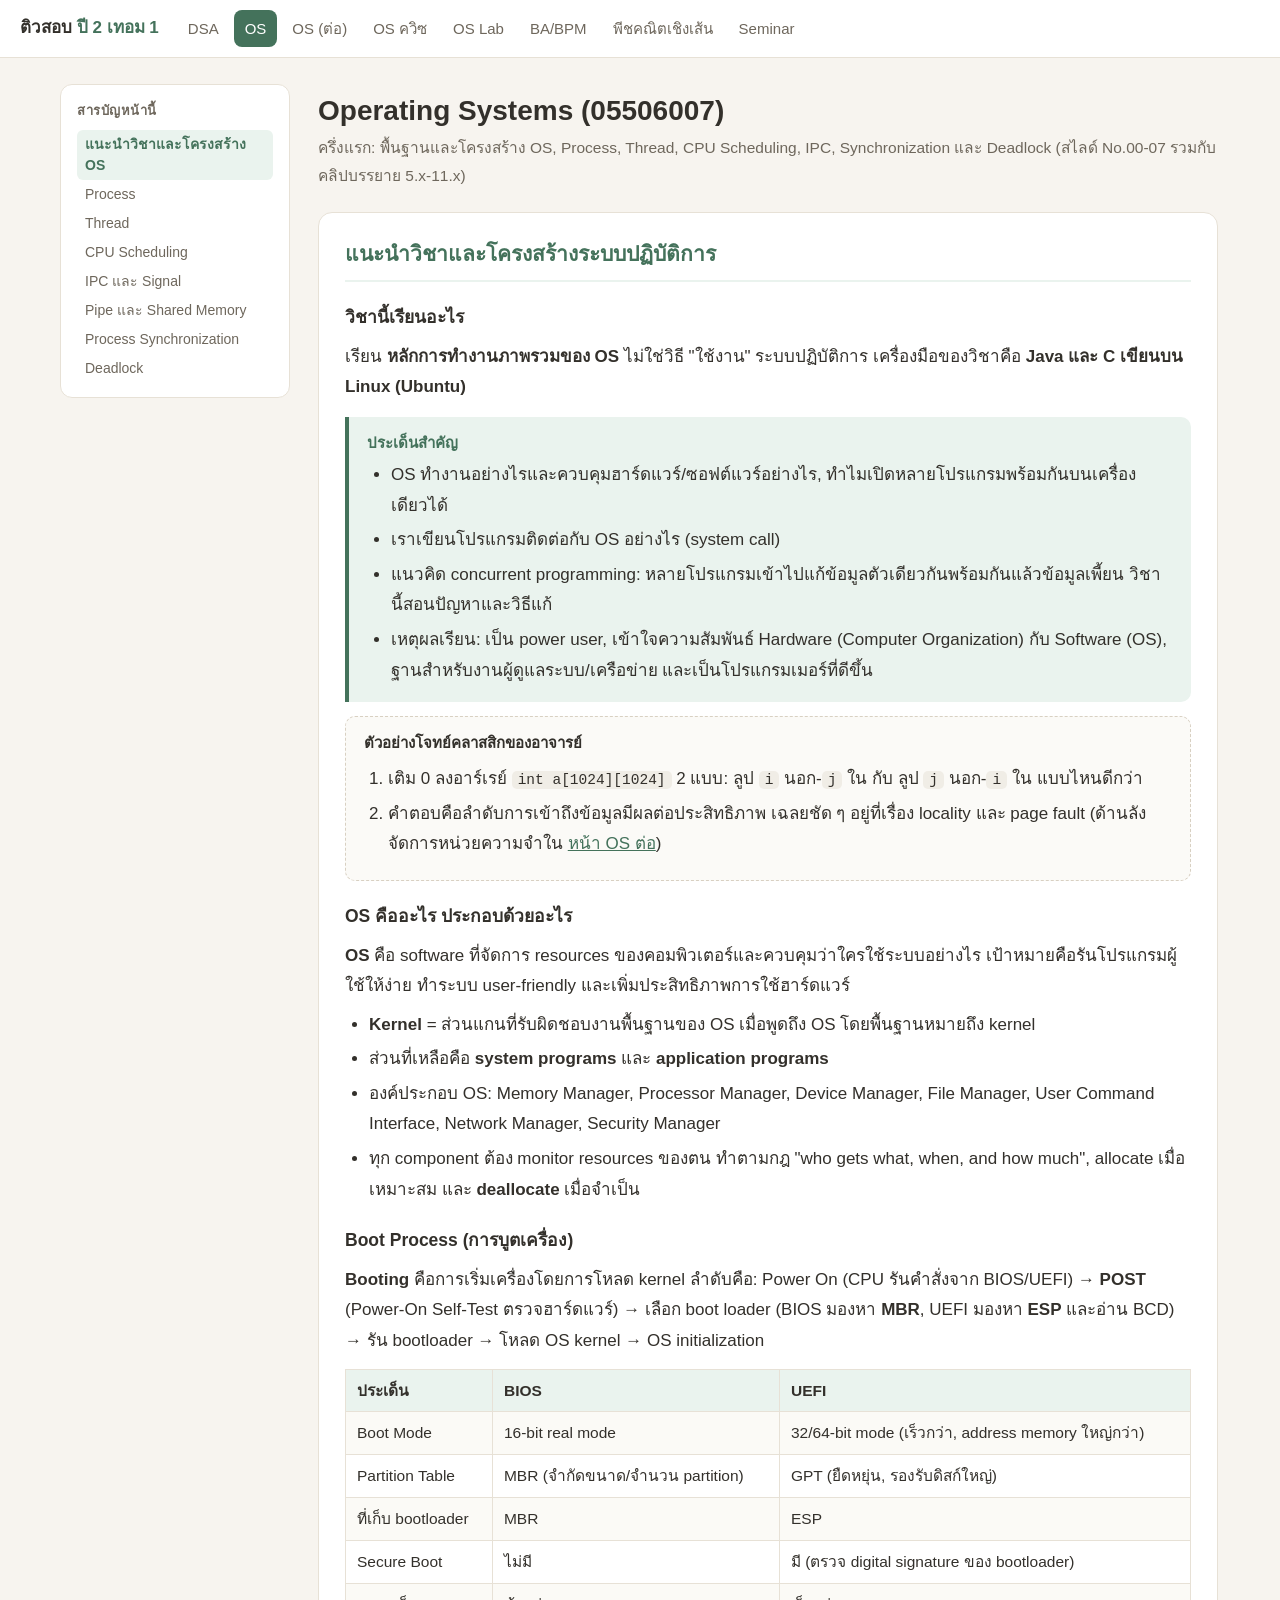
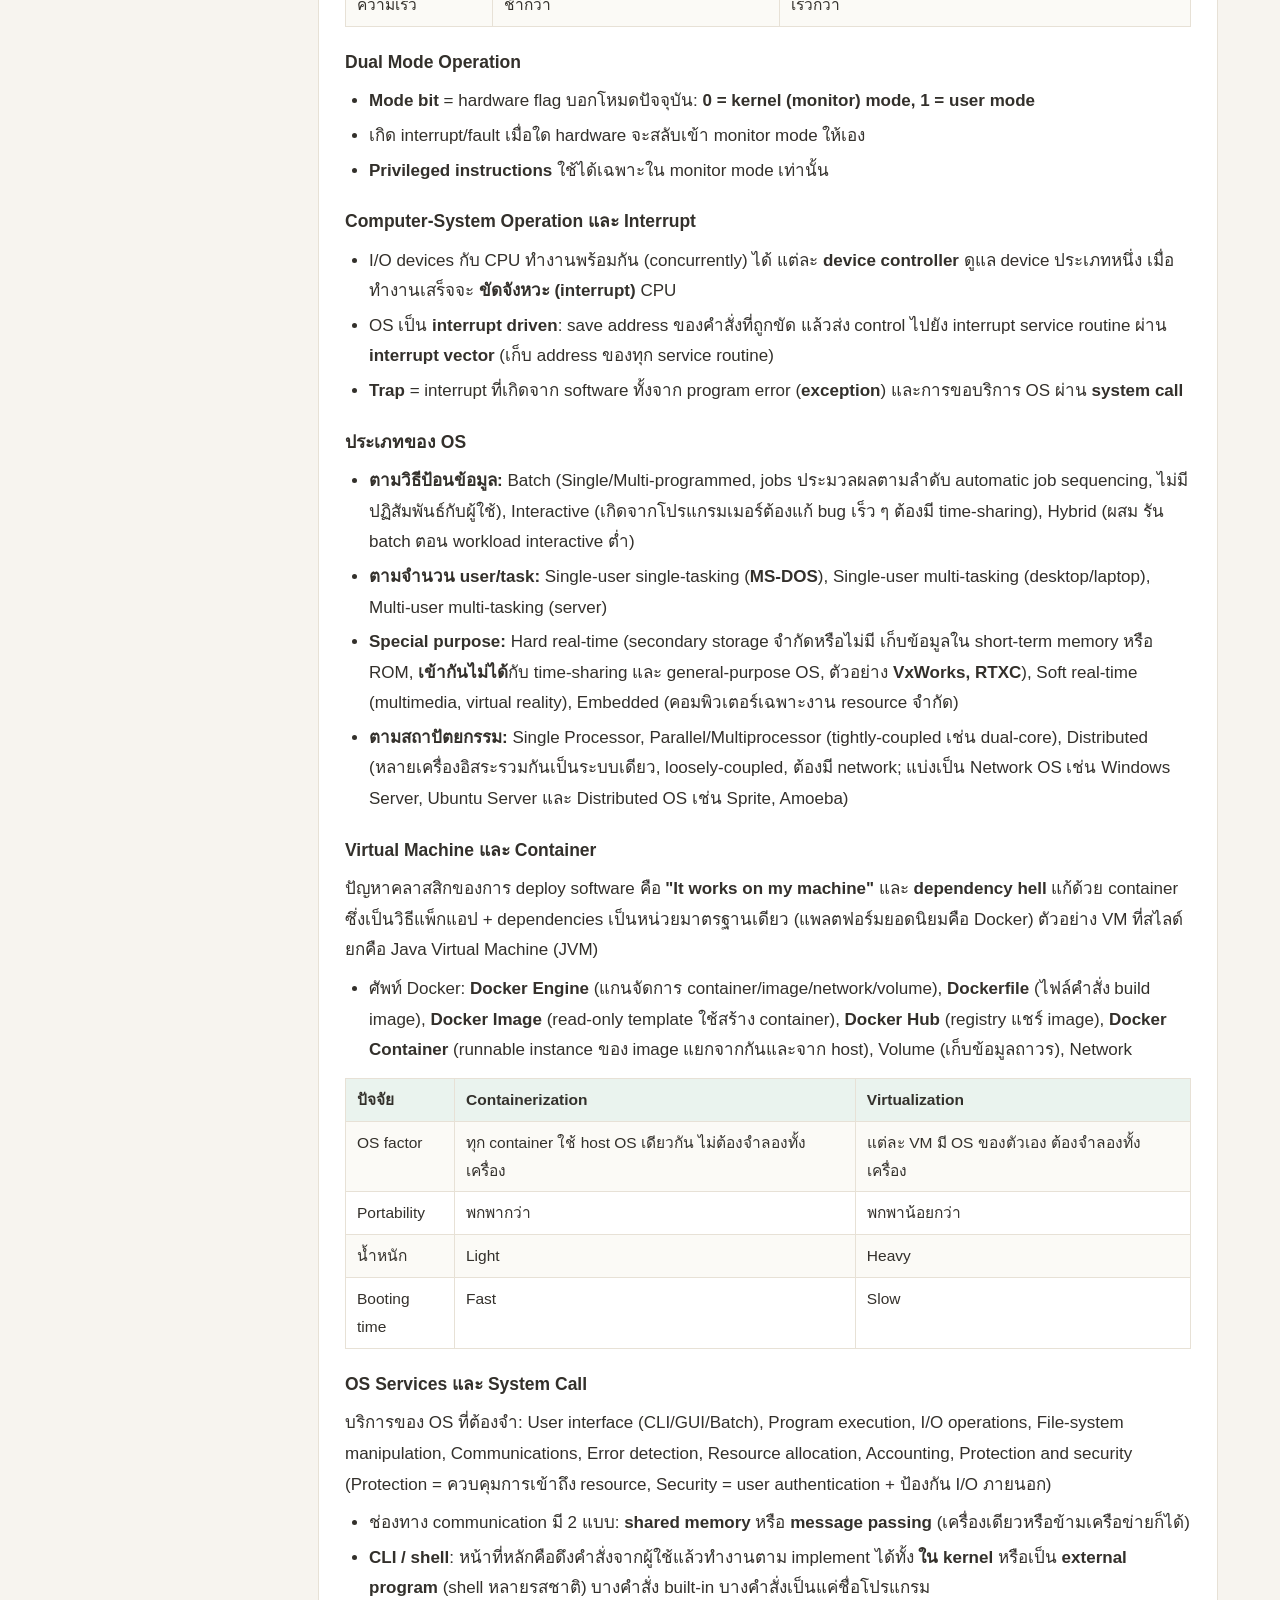
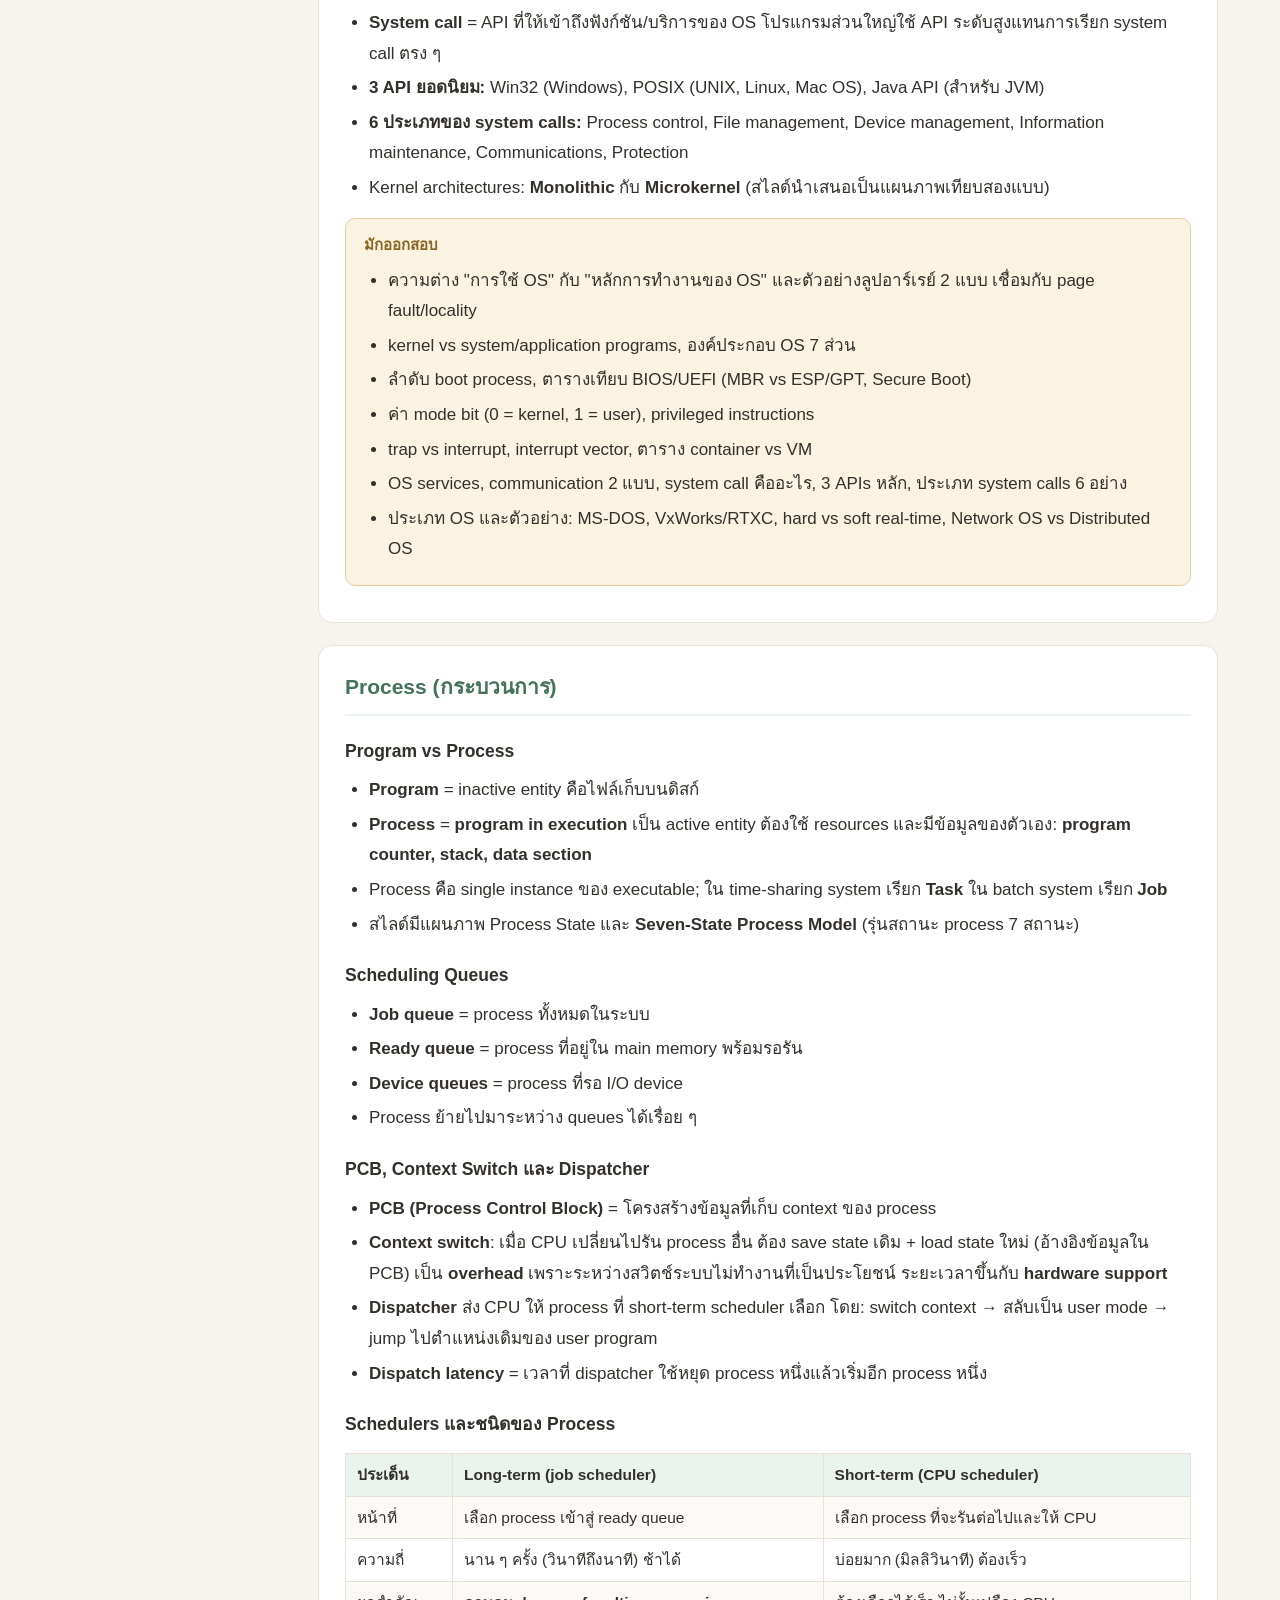
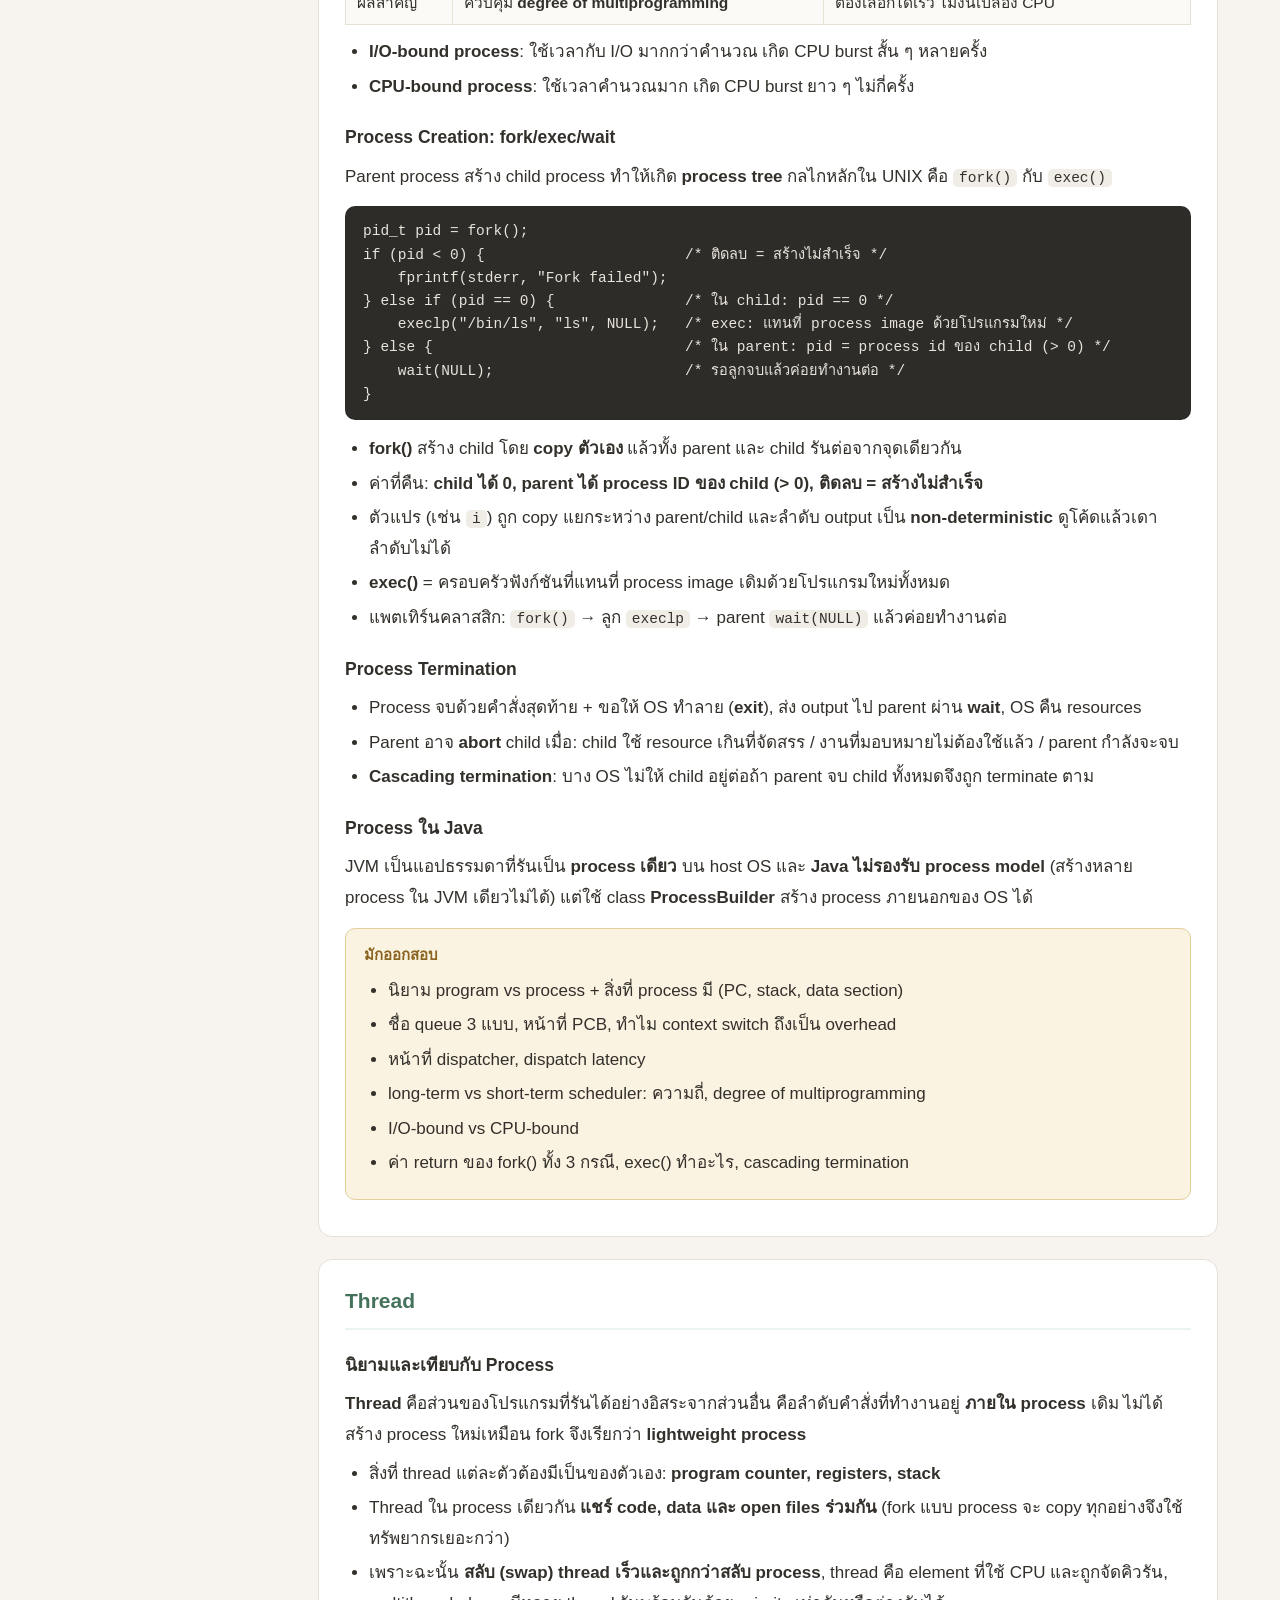
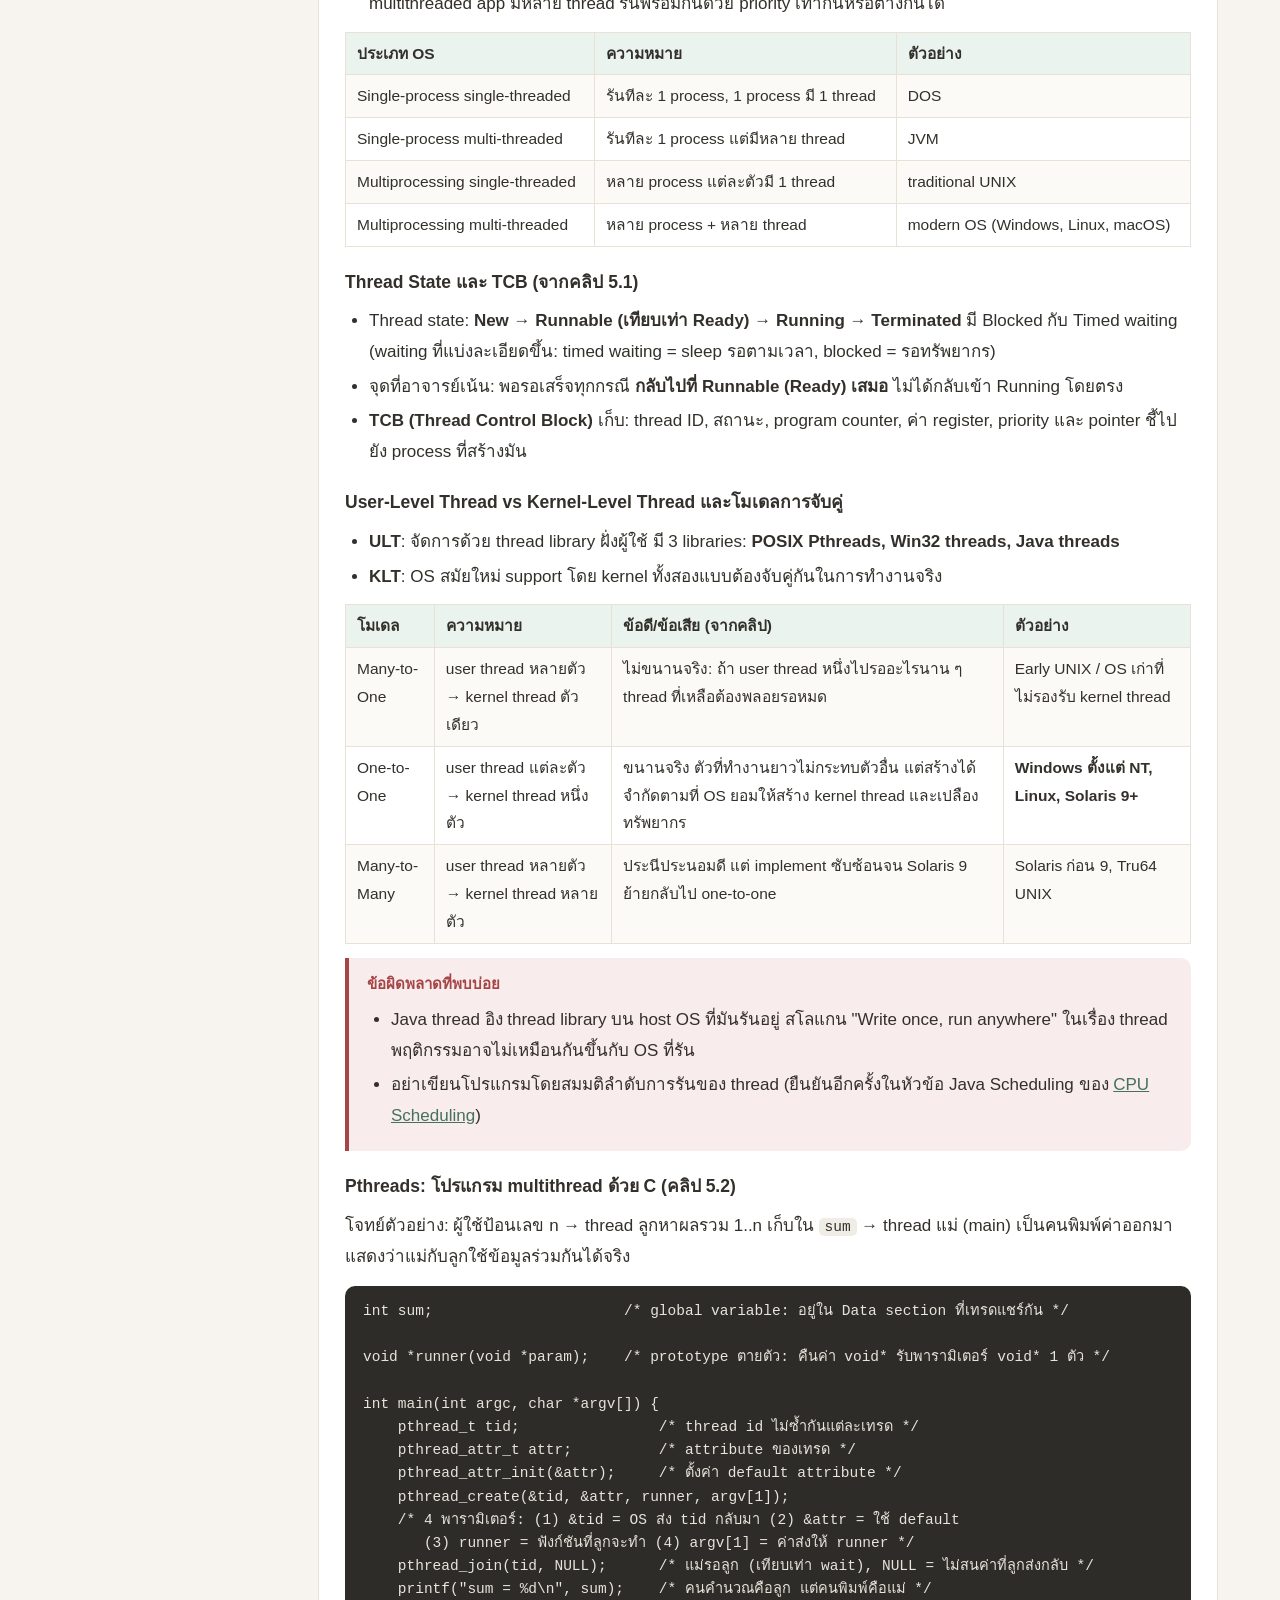
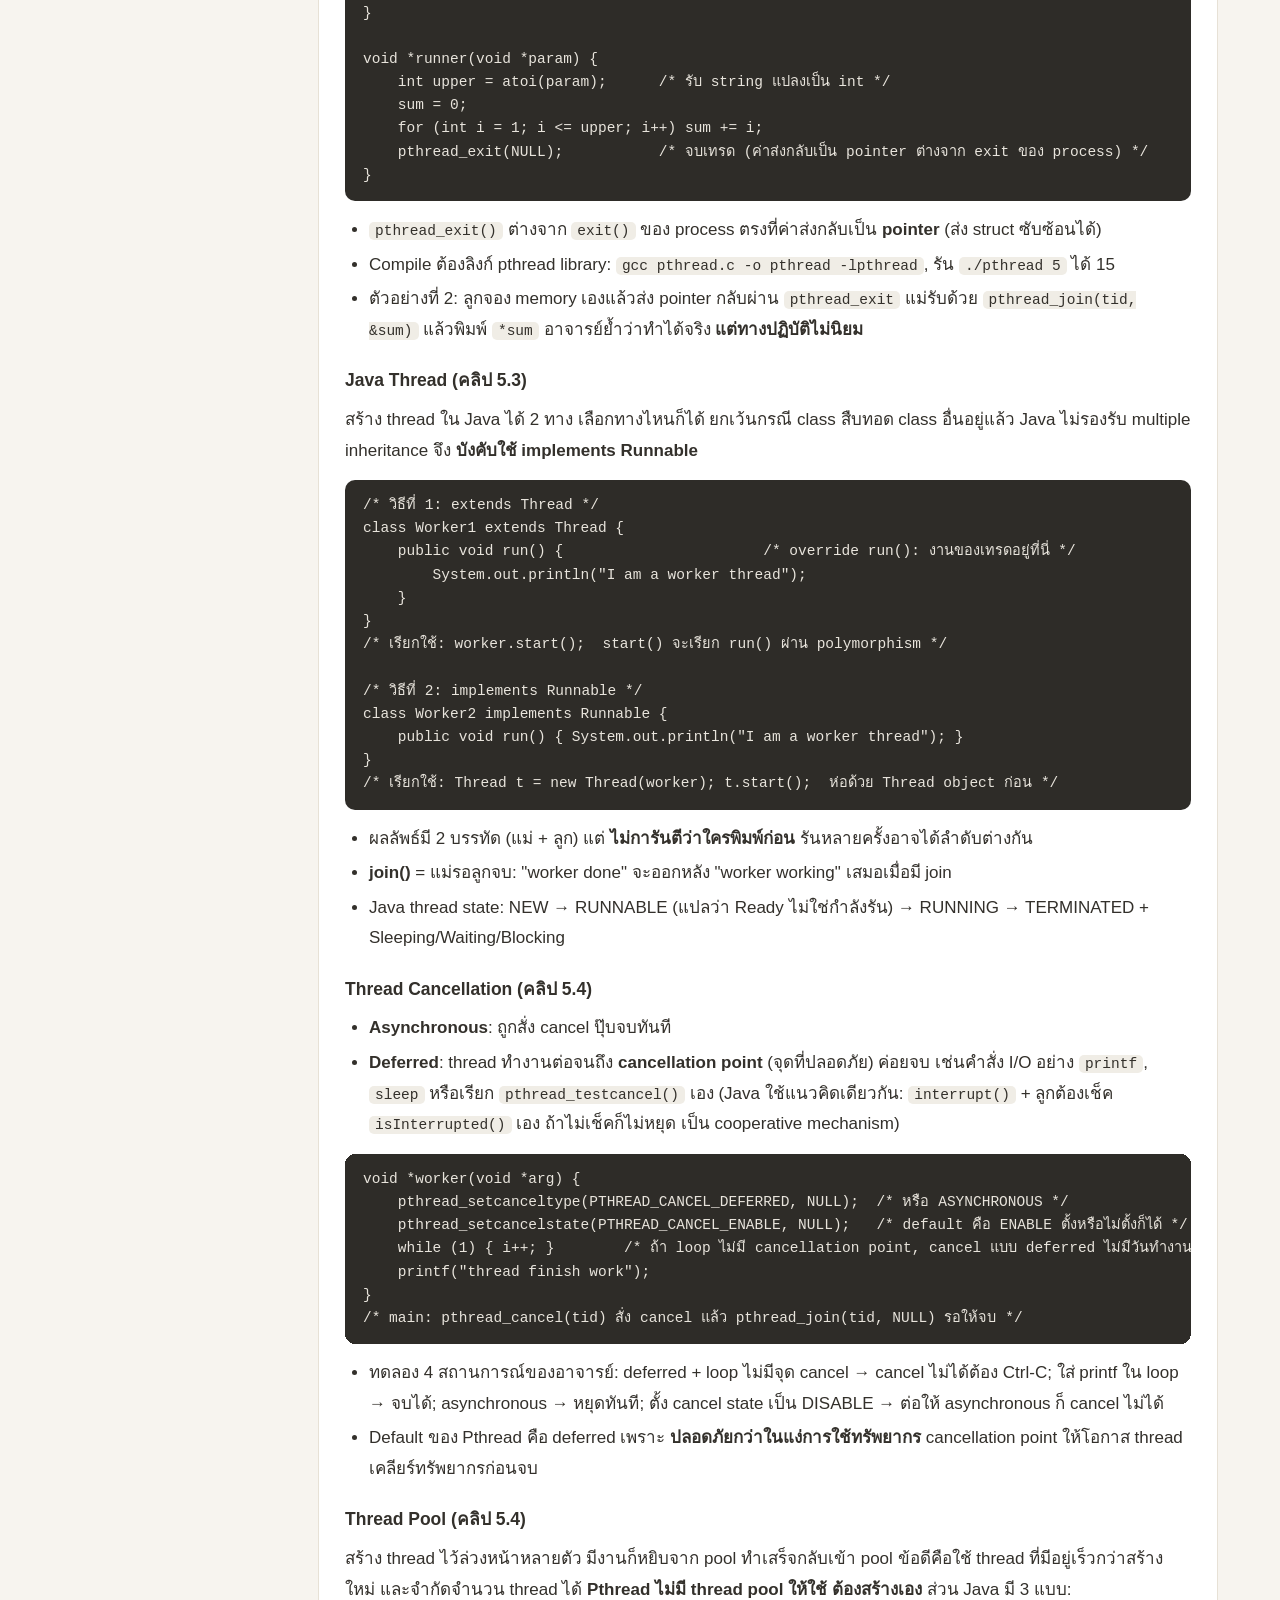
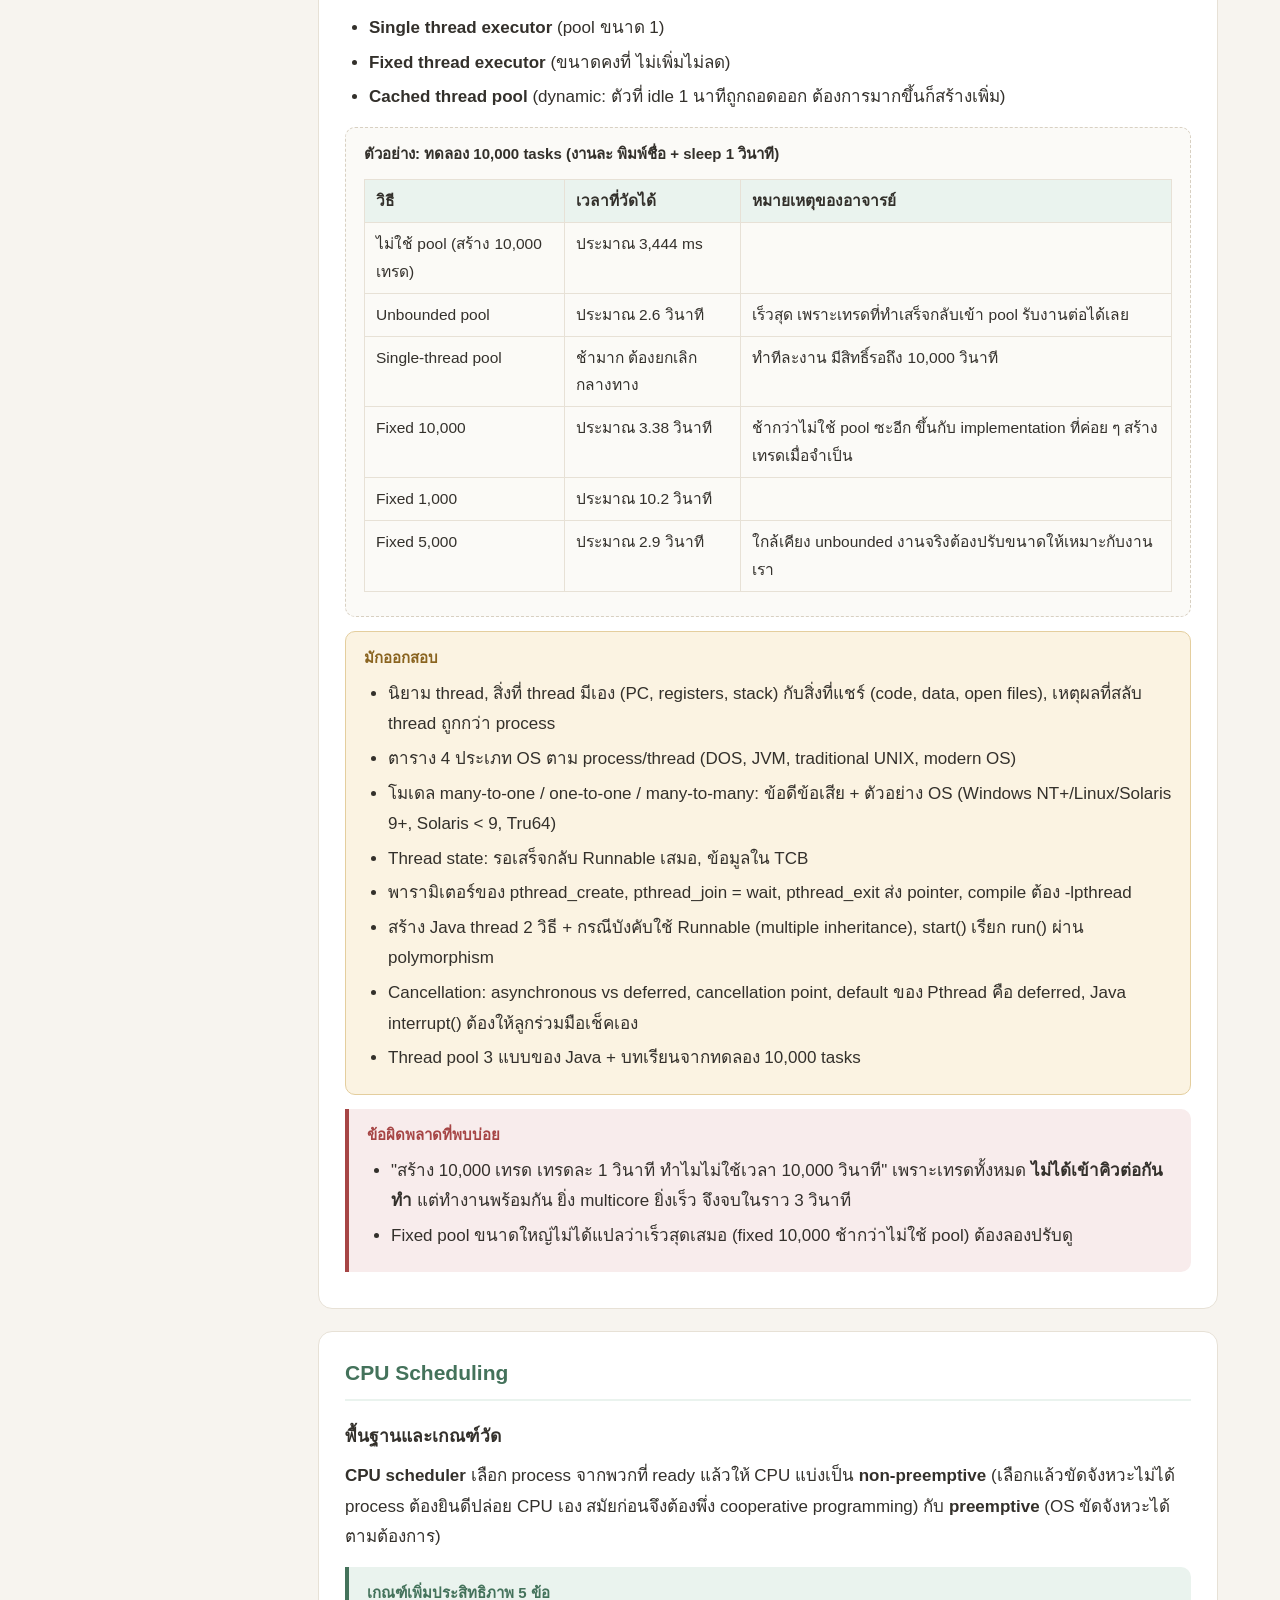
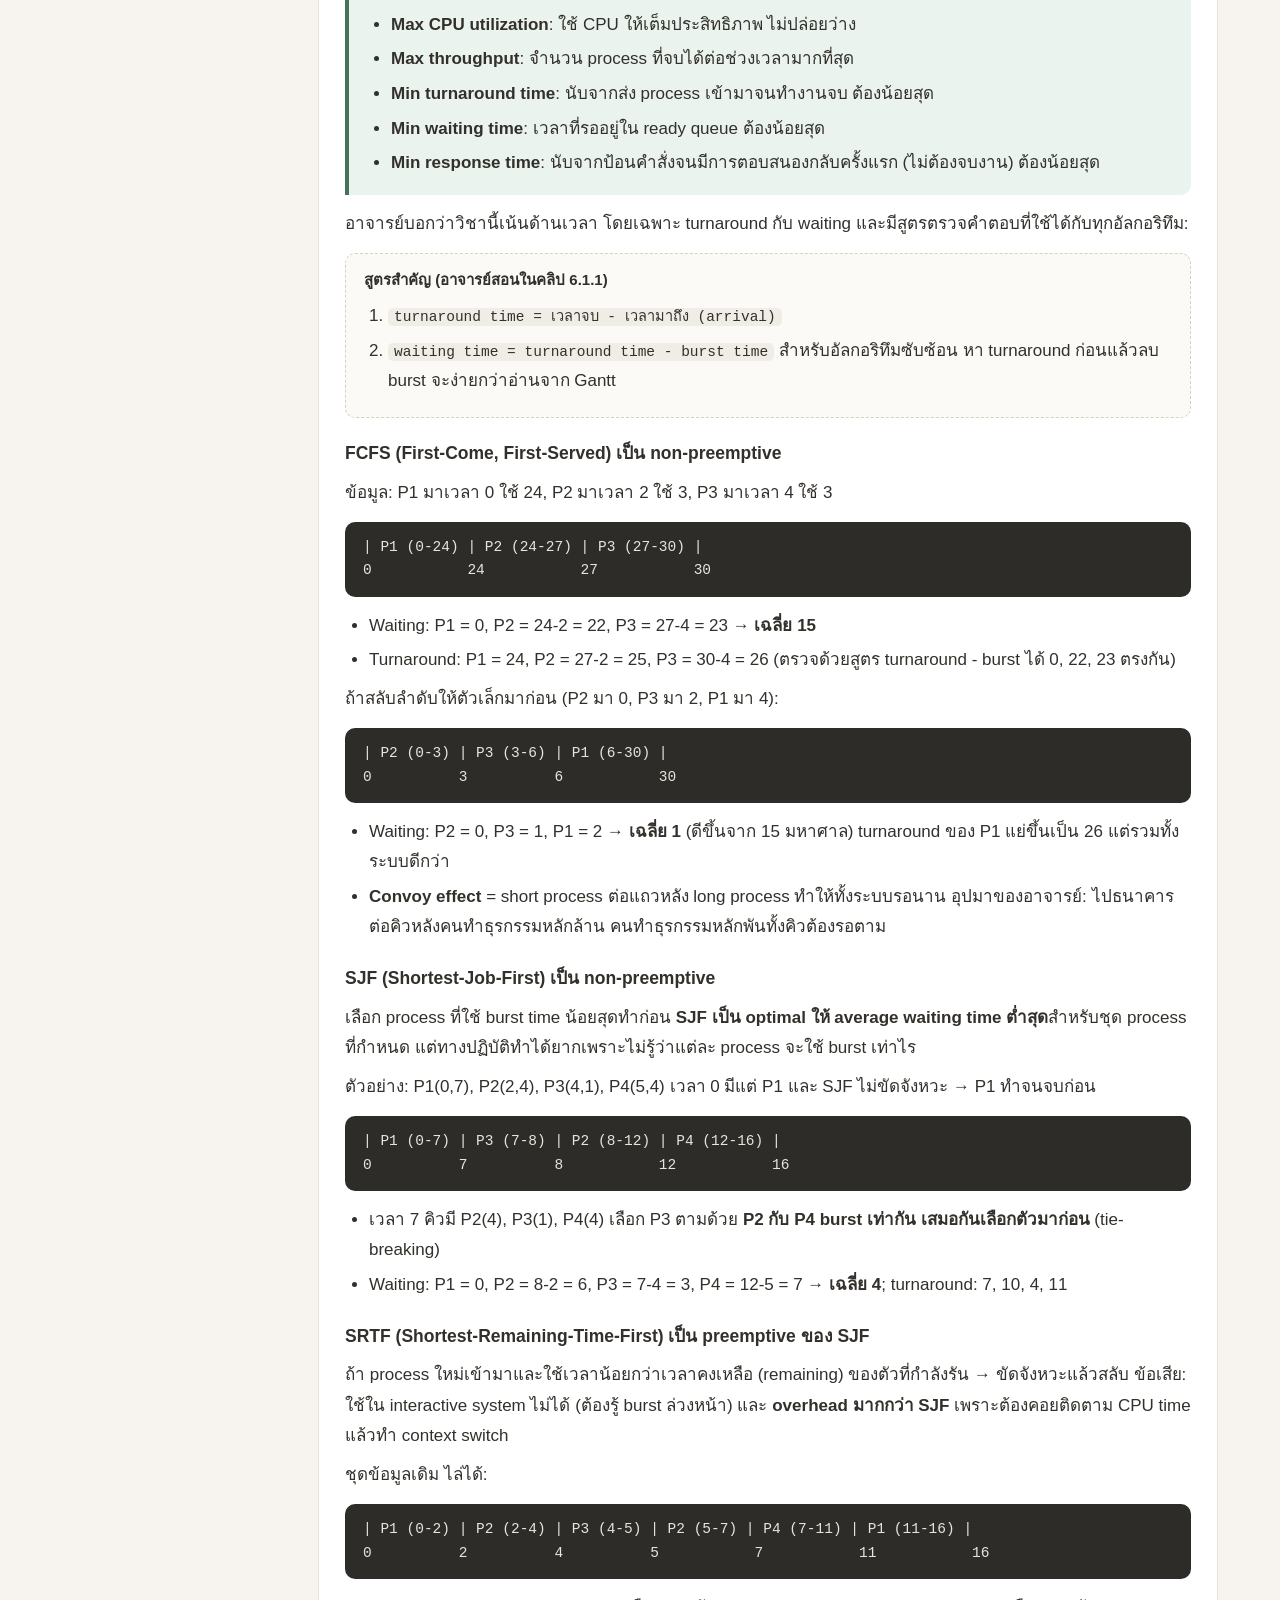
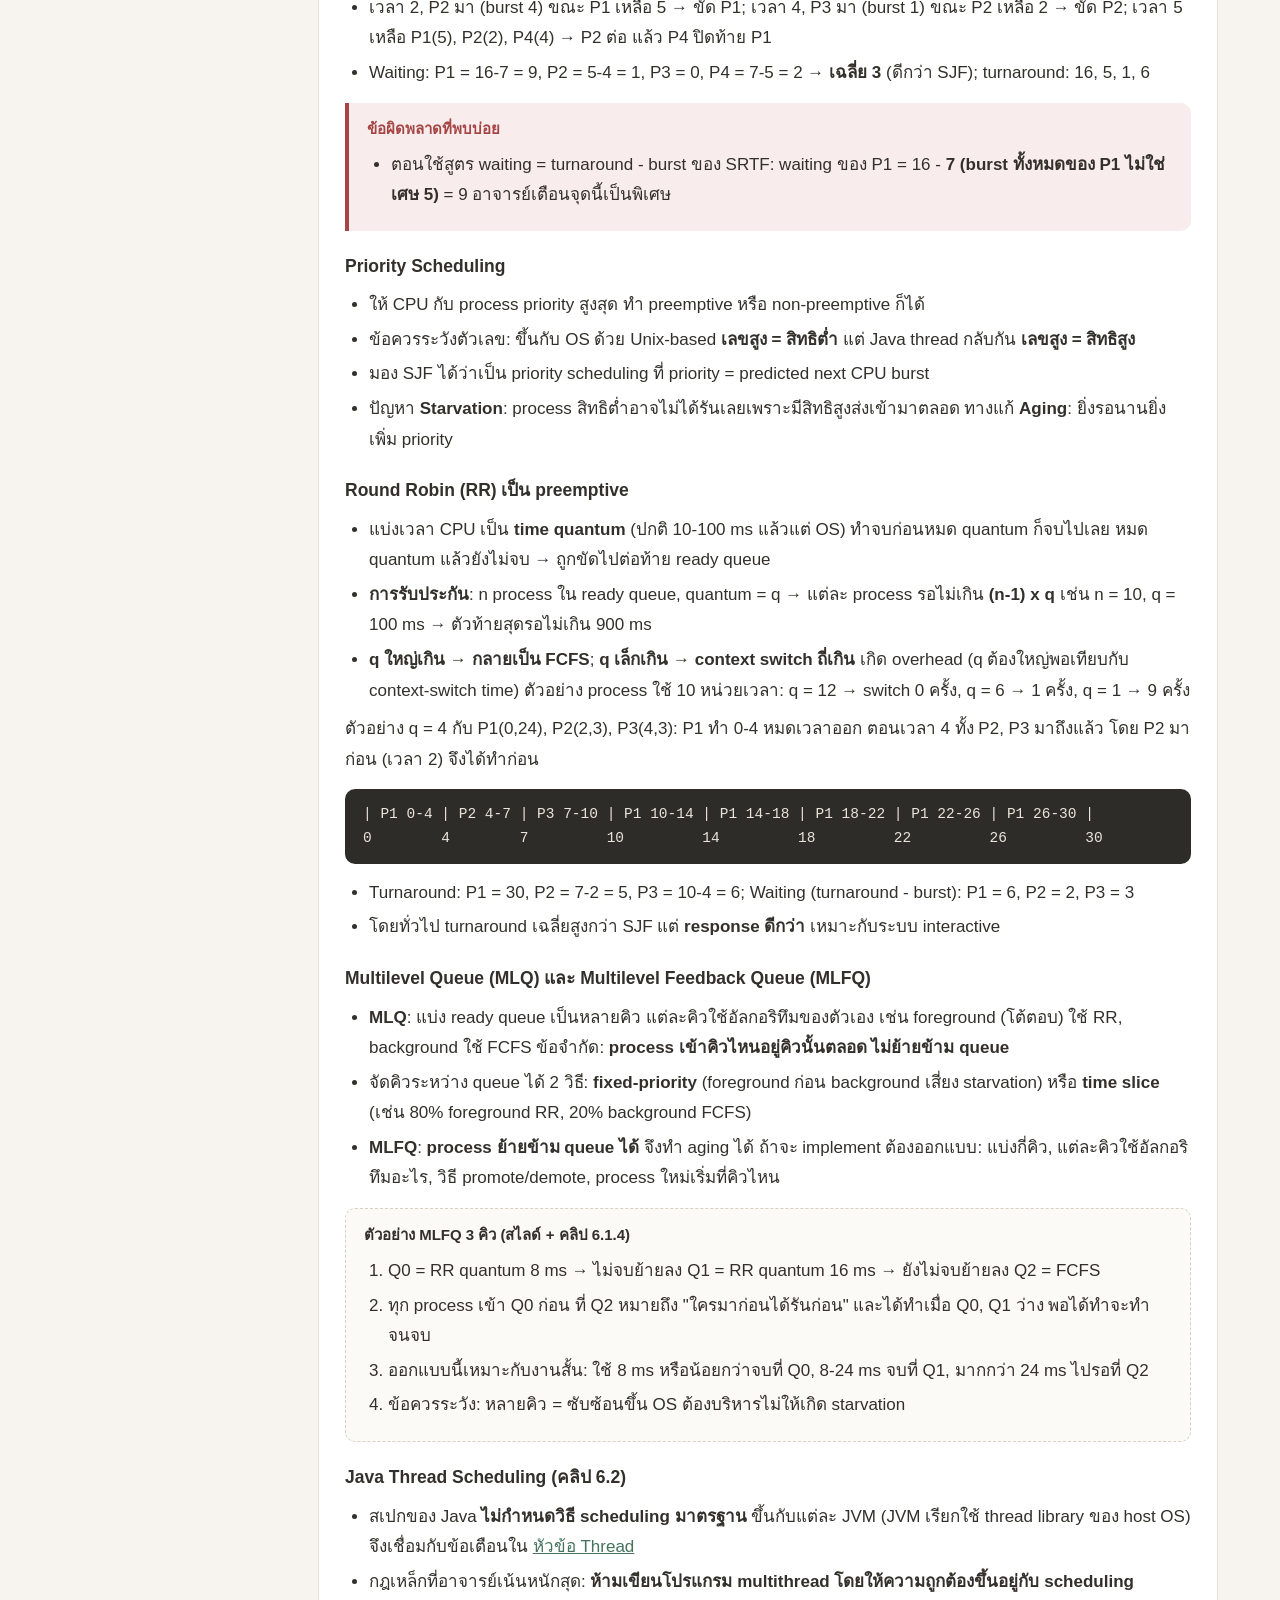
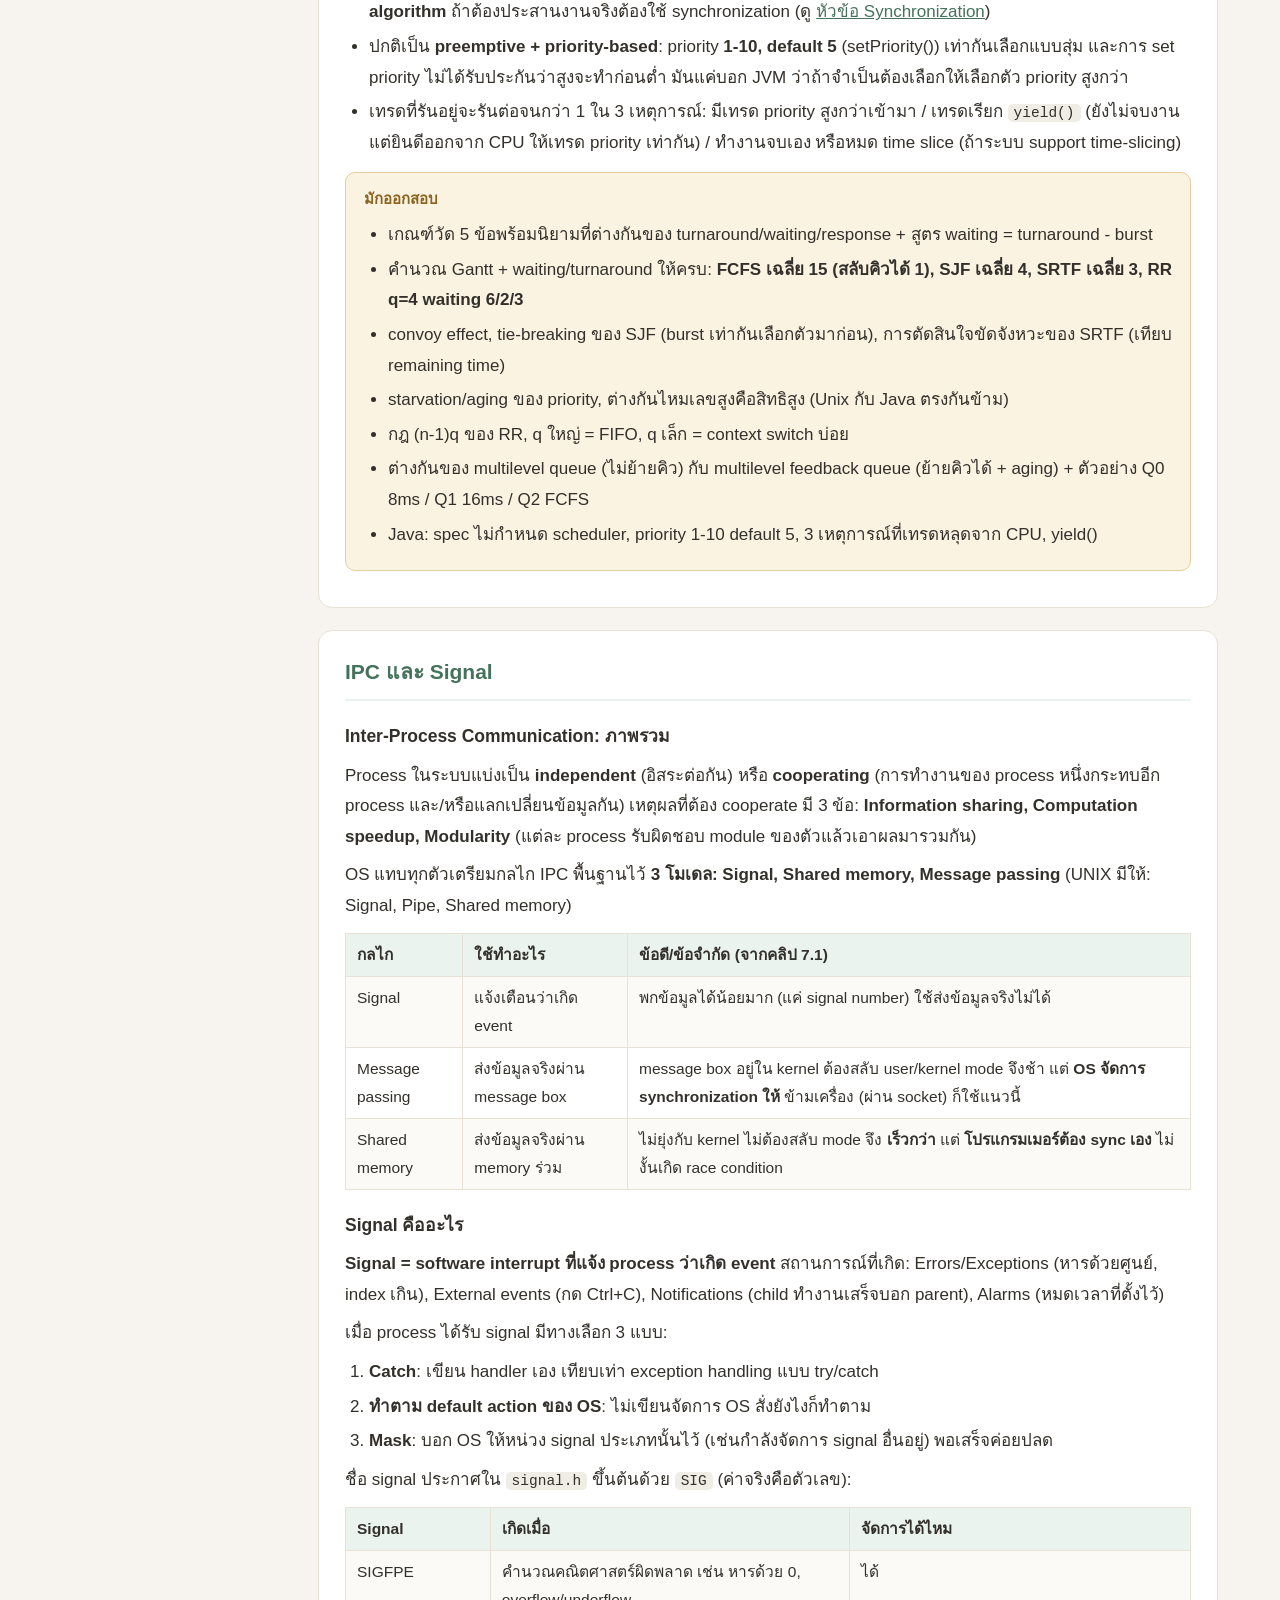
<file: os.html>
<!DOCTYPE html>
<html lang="th">
<head>
<meta charset="UTF-8">
<meta name="viewport" content="width=device-width, initial-scale=1.0">
<title>Operating Systems (05506007) | ติวสอบ ปี 2 เทอม 1</title>
<link rel="stylesheet" href="assets/style.css">
</head>
<body data-subject="os">
<header class="topbar">
  <a class="brand" href="index.html">ติวสอบ <span>ปี 2 เทอม 1</span></a>
  <nav class="subject-nav">
    <a href="dsa.html">DSA</a>
    <a href="os.html" class="active">OS</a>
    <a href="os-2.html">OS (ต่อ)</a>
    <a href="os-quiz.html">OS ควิซ</a>
    <a href="oslab.html">OS Lab</a>
    <a href="bpm.html">BA/BPM</a>
    <a href="linear.html">พีชคณิตเชิงเส้น</a>
    <a href="seminar.html">Seminar</a>
  </nav>
</header>
<div class="layout">
  <aside class="toc">
    <div class="toc-title">สารบัญหน้านี้</div>
    <a href="#sec1">แนะนำวิชาและโครงสร้าง OS</a>
    <a href="#sec2">Process</a>
    <a href="#sec3">Thread</a>
    <a href="#sec4">CPU Scheduling</a>
    <a href="#sec5">IPC และ Signal</a>
    <a href="#sec6">Pipe และ Shared Memory</a>
    <a href="#sec7">Process Synchronization</a>
    <a href="#sec8">Deadlock</a>
  </aside>
  <main>
    <article>
      <h1>Operating Systems (05506007)</h1>
      <p class="page-sub">ครึ่งแรก: พื้นฐานและโครงสร้าง OS, Process, Thread, CPU Scheduling, IPC, Synchronization และ Deadlock (สไลด์ No.00-07 รวมกับคลิปบรรยาย 5.x-11.x)</p>

      <section id="sec1" class="card">
        <h2>แนะนำวิชาและโครงสร้างระบบปฏิบัติการ</h2>

        <h3>วิชานี้เรียนอะไร</h3>
        <p>เรียน <strong>หลักการทำงานภาพรวมของ OS</strong> ไม่ใช่วิธี "ใช้งาน" ระบบปฏิบัติการ เครื่องมือของวิชาคือ <strong>Java และ C เขียนบน Linux (Ubuntu)</strong></p>
        <div class="keypoints"><div class="kp-title">ประเด็นสำคัญ</div><ul>
          <li>OS ทำงานอย่างไรและควบคุมฮาร์ดแวร์/ซอฟต์แวร์อย่างไร, ทำไมเปิดหลายโปรแกรมพร้อมกันบนเครื่องเดียวได้</li>
          <li>เราเขียนโปรแกรมติดต่อกับ OS อย่างไร (system call)</li>
          <li>แนวคิด concurrent programming: หลายโปรแกรมเข้าไปแก้ข้อมูลตัวเดียวกันพร้อมกันแล้วข้อมูลเพี้ยน วิชานี้สอนปัญหาและวิธีแก้</li>
          <li>เหตุผลเรียน: เป็น power user, เข้าใจความสัมพันธ์ Hardware (Computer Organization) กับ Software (OS), ฐานสำหรับงานผู้ดูแลระบบ/เครือข่าย และเป็นโปรแกรมเมอร์ที่ดีขึ้น</li>
        </ul></div>
        <div class="example"><div class="ex-title">ตัวอย่างโจทย์คลาสสิกของอาจารย์</div><ol>
          <li>เติม 0 ลงอาร์เรย์ <code>int a[1024][1024]</code> 2 แบบ: ลูป <code>i</code> นอก-<code>j</code> ใน กับ ลูป <code>j</code> นอก-<code>i</code> ใน แบบไหนดีกว่า</li>
          <li>คำตอบคือลำดับการเข้าถึงข้อมูลมีผลต่อประสิทธิภาพ เฉลยชัด ๆ อยู่ที่เรื่อง locality และ page fault (ด้านลังจัดการหน่วยความจำใน <a href="os-2.html">หน้า OS ต่อ</a>)</li>
        </ol></div>

        <h3>OS คืออะไร ประกอบด้วยอะไร</h3>
        <p><strong>OS</strong> คือ software ที่จัดการ resources ของคอมพิวเตอร์และควบคุมว่าใครใช้ระบบอย่างไร เป้าหมายคือรันโปรแกรมผู้ใช้ให้ง่าย ทำระบบ user-friendly และเพิ่มประสิทธิภาพการใช้ฮาร์ดแวร์</p>
        <ul>
          <li><strong>Kernel</strong> = ส่วนแกนที่รับผิดชอบงานพื้นฐานของ OS เมื่อพูดถึง OS โดยพื้นฐานหมายถึง kernel</li>
          <li>ส่วนที่เหลือคือ <strong>system programs</strong> และ <strong>application programs</strong></li>
          <li>องค์ประกอบ OS: Memory Manager, Processor Manager, Device Manager, File Manager, User Command Interface, Network Manager, Security Manager</li>
          <li>ทุก component ต้อง monitor resources ของตน ทำตามกฎ "who gets what, when, and how much", allocate เมื่อเหมาะสม และ <strong>deallocate</strong> เมื่อจำเป็น</li>
        </ul>

        <h3>Boot Process (การบูตเครื่อง)</h3>
        <p><strong>Booting</strong> คือการเริ่มเครื่องโดยการโหลด kernel ลำดับคือ: Power On (CPU รันคำสั่งจาก BIOS/UEFI) → <strong>POST</strong> (Power-On Self-Test ตรวจฮาร์ดแวร์) → เลือก boot loader (BIOS มองหา <strong>MBR</strong>, UEFI มองหา <strong>ESP</strong> และอ่าน BCD) → รัน bootloader → โหลด OS kernel → OS initialization</p>
        <table>
          <tr><th>ประเด็น</th><th>BIOS</th><th>UEFI</th></tr>
          <tr><td>Boot Mode</td><td>16-bit real mode</td><td>32/64-bit mode (เร็วกว่า, address memory ใหญ่กว่า)</td></tr>
          <tr><td>Partition Table</td><td>MBR (จำกัดขนาด/จำนวน partition)</td><td>GPT (ยืดหยุ่น, รองรับดิสก์ใหญ่)</td></tr>
          <tr><td>ที่เก็บ bootloader</td><td>MBR</td><td>ESP</td></tr>
          <tr><td>Secure Boot</td><td>ไม่มี</td><td>มี (ตรวจ digital signature ของ bootloader)</td></tr>
          <tr><td>ความเร็ว</td><td>ช้ากว่า</td><td>เร็วกว่า</td></tr>
        </table>

        <h3>Dual Mode Operation</h3>
        <ul>
          <li><strong>Mode bit</strong> = hardware flag บอกโหมดปัจจุบัน: <strong>0 = kernel (monitor) mode, 1 = user mode</strong></li>
          <li>เกิด interrupt/fault เมื่อใด hardware จะสลับเข้า monitor mode ให้เอง</li>
          <li><strong>Privileged instructions</strong> ใช้ได้เฉพาะใน monitor mode เท่านั้น</li>
        </ul>

        <h3>Computer-System Operation และ Interrupt</h3>
        <ul>
          <li>I/O devices กับ CPU ทำงานพร้อมกัน (concurrently) ได้ แต่ละ <strong>device controller</strong> ดูแล device ประเภทหนึ่ง เมื่อทำงานเสร็จจะ <strong>ขัดจังหวะ (interrupt)</strong> CPU</li>
          <li>OS เป็น <strong>interrupt driven</strong>: save address ของคำสั่งที่ถูกขัด แล้วส่ง control ไปยัง interrupt service routine ผ่าน <strong>interrupt vector</strong> (เก็บ address ของทุก service routine)</li>
          <li><strong>Trap</strong> = interrupt ที่เกิดจาก software ทั้งจาก program error (<strong>exception</strong>) และการขอบริการ OS ผ่าน <strong>system call</strong></li>
        </ul>

        <h3>ประเภทของ OS</h3>
        <ul>
          <li><strong>ตามวิธีป้อนข้อมูล:</strong> Batch (Single/Multi-programmed, jobs ประมวลผลตามลำดับ automatic job sequencing, ไม่มีปฏิสัมพันธ์กับผู้ใช้), Interactive (เกิดจากโปรแกรมเมอร์ต้องแก้ bug เร็ว ๆ ต้องมี time-sharing), Hybrid (ผสม รัน batch ตอน workload interactive ต่ำ)</li>
          <li><strong>ตามจำนวน user/task:</strong> Single-user single-tasking (<strong>MS-DOS</strong>), Single-user multi-tasking (desktop/laptop), Multi-user multi-tasking (server)</li>
          <li><strong>Special purpose:</strong> Hard real-time (secondary storage จำกัดหรือไม่มี เก็บข้อมูลใน short-term memory หรือ ROM, <strong>เข้ากันไม่ได้</strong>กับ time-sharing และ general-purpose OS, ตัวอย่าง <strong>VxWorks, RTXC</strong>), Soft real-time (multimedia, virtual reality), Embedded (คอมพิวเตอร์เฉพาะงาน resource จำกัด)</li>
          <li><strong>ตามสถาปัตยกรรม:</strong> Single Processor, Parallel/Multiprocessor (tightly-coupled เช่น dual-core), Distributed (หลายเครื่องอิสระรวมกันเป็นระบบเดียว, loosely-coupled, ต้องมี network; แบ่งเป็น Network OS เช่น Windows Server, Ubuntu Server และ Distributed OS เช่น Sprite, Amoeba)</li>
        </ul>

        <h3>Virtual Machine และ Container</h3>
        <p>ปัญหาคลาสสิกของการ deploy software คือ <strong>"It works on my machine"</strong> และ <strong>dependency hell</strong> แก้ด้วย container ซึ่งเป็นวิธีแพ็กแอป + dependencies เป็นหน่วยมาตรฐานเดียว (แพลตฟอร์มยอดนิยมคือ Docker) ตัวอย่าง VM ที่สไลด์ยกคือ Java Virtual Machine (JVM)</p>
        <ul>
          <li>ศัพท์ Docker: <strong>Docker Engine</strong> (แกนจัดการ container/image/network/volume), <strong>Dockerfile</strong> (ไฟล์คำสั่ง build image), <strong>Docker Image</strong> (read-only template ใช้สร้าง container), <strong>Docker Hub</strong> (registry แชร์ image), <strong>Docker Container</strong> (runnable instance ของ image แยกจากกันและจาก host), Volume (เก็บข้อมูลถาวร), Network</li>
        </ul>
        <table>
          <tr><th>ปัจจัย</th><th>Containerization</th><th>Virtualization</th></tr>
          <tr><td>OS factor</td><td>ทุก container ใช้ host OS เดียวกัน ไม่ต้องจำลองทั้งเครื่อง</td><td>แต่ละ VM มี OS ของตัวเอง ต้องจำลองทั้งเครื่อง</td></tr>
          <tr><td>Portability</td><td>พกพากว่า</td><td>พกพาน้อยกว่า</td></tr>
          <tr><td>น้ำหนัก</td><td>Light</td><td>Heavy</td></tr>
          <tr><td>Booting time</td><td>Fast</td><td>Slow</td></tr>
        </table>

        <h3>OS Services และ System Call</h3>
        <p>บริการของ OS ที่ต้องจำ: User interface (CLI/GUI/Batch), Program execution, I/O operations, File-system manipulation, Communications, Error detection, Resource allocation, Accounting, Protection and security (Protection = ควบคุมการเข้าถึง resource, Security = user authentication + ป้องกัน I/O ภายนอก)</p>
        <ul>
          <li>ช่องทาง communication มี 2 แบบ: <strong>shared memory</strong> หรือ <strong>message passing</strong> (เครื่องเดียวหรือข้ามเครือข่ายก็ได้)</li>
          <li><strong>CLI / shell</strong>: หน้าที่หลักคือดึงคำสั่งจากผู้ใช้แล้วทำงานตาม implement ได้ทั้ง <strong>ใน kernel</strong> หรือเป็น <strong>external program</strong> (shell หลายรสชาติ) บางคำสั่ง built-in บางคำสั่งเป็นแค่ชื่อโปรแกรม</li>
          <li><strong>System call</strong> = API ที่ให้เข้าถึงฟังก์ชัน/บริการของ OS โปรแกรมส่วนใหญ่ใช้ API ระดับสูงแทนการเรียก system call ตรง ๆ</li>
          <li><strong>3 API ยอดนิยม:</strong> Win32 (Windows), POSIX (UNIX, Linux, Mac OS), Java API (สำหรับ JVM)</li>
          <li><strong>6 ประเภทของ system calls:</strong> Process control, File management, Device management, Information maintenance, Communications, Protection</li>
          <li>Kernel architectures: <strong>Monolithic</strong> กับ <strong>Microkernel</strong> (สไลด์นำเสนอเป็นแผนภาพเทียบสองแบบ)</li>
        </ul>
        <div class="exam-box"><div class="kp-title">มักออกสอบ</div><ul>
          <li>ความต่าง "การใช้ OS" กับ "หลักการทำงานของ OS" และตัวอย่างลูปอาร์เรย์ 2 แบบ เชื่อมกับ page fault/locality</li>
          <li>kernel vs system/application programs, องค์ประกอบ OS 7 ส่วน</li>
          <li>ลำดับ boot process, ตารางเทียบ BIOS/UEFI (MBR vs ESP/GPT, Secure Boot)</li>
          <li>ค่า mode bit (0 = kernel, 1 = user), privileged instructions</li>
          <li>trap vs interrupt, interrupt vector, ตาราง container vs VM</li>
          <li>OS services, communication 2 แบบ, system call คืออะไร, 3 APIs หลัก, ประเภท system calls 6 อย่าง</li>
          <li>ประเภท OS และตัวอย่าง: MS-DOS, VxWorks/RTXC, hard vs soft real-time, Network OS vs Distributed OS</li>
        </ul></div>
      </section>

      <section id="sec2" class="card">
        <h2>Process (กระบวนการ)</h2>

        <h3>Program vs Process</h3>
        <ul>
          <li><strong>Program</strong> = inactive entity คือไฟล์เก็บบนดิสก์</li>
          <li><strong>Process</strong> = <strong>program in execution</strong> เป็น active entity ต้องใช้ resources และมีข้อมูลของตัวเอง: <strong>program counter, stack, data section</strong></li>
          <li>Process คือ single instance ของ executable; ใน time-sharing system เรียก <strong>Task</strong> ใน batch system เรียก <strong>Job</strong></li>
          <li>สไลด์มีแผนภาพ Process State และ <strong>Seven-State Process Model</strong> (รุ่นสถานะ process 7 สถานะ)</li>
        </ul>

        <h3>Scheduling Queues</h3>
        <ul>
          <li><strong>Job queue</strong> = process ทั้งหมดในระบบ</li>
          <li><strong>Ready queue</strong> = process ที่อยู่ใน main memory พร้อมรอรัน</li>
          <li><strong>Device queues</strong> = process ที่รอ I/O device</li>
          <li>Process ย้ายไปมาระหว่าง queues ได้เรื่อย ๆ</li>
        </ul>

        <h3>PCB, Context Switch และ Dispatcher</h3>
        <ul>
          <li><strong>PCB (Process Control Block)</strong> = โครงสร้างข้อมูลที่เก็บ context ของ process</li>
          <li><strong>Context switch</strong>: เมื่อ CPU เปลี่ยนไปรัน process อื่น ต้อง save state เดิม + load state ใหม่ (อ้างอิงข้อมูลใน PCB) เป็น <strong>overhead</strong> เพราะระหว่างสวิตช์ระบบไม่ทำงานที่เป็นประโยชน์ ระยะเวลาขึ้นกับ <strong>hardware support</strong></li>
          <li><strong>Dispatcher</strong> ส่ง CPU ให้ process ที่ short-term scheduler เลือก โดย: switch context → สลับเป็น user mode → jump ไปตำแหน่งเดิมของ user program</li>
          <li><strong>Dispatch latency</strong> = เวลาที่ dispatcher ใช้หยุด process หนึ่งแล้วเริ่มอีก process หนึ่ง</li>
        </ul>

        <h3>Schedulers และชนิดของ Process</h3>
        <table>
          <tr><th>ประเด็น</th><th>Long-term (job scheduler)</th><th>Short-term (CPU scheduler)</th></tr>
          <tr><td>หน้าที่</td><td>เลือก process เข้าสู่ ready queue</td><td>เลือก process ที่จะรันต่อไปและให้ CPU</td></tr>
          <tr><td>ความถี่</td><td>นาน ๆ ครั้ง (วินาทีถึงนาที) ช้าได้</td><td>บ่อยมาก (มิลลิวินาที) ต้องเร็ว</td></tr>
          <tr><td>ผลสำคัญ</td><td>ควบคุม <strong>degree of multiprogramming</strong></td><td>ต้องเลือกได้เร็ว ไม่งั้นเปลือง CPU</td></tr>
        </table>
        <ul>
          <li><strong>I/O-bound process</strong>: ใช้เวลากับ I/O มากกว่าคำนวณ เกิด CPU burst สั้น ๆ หลายครั้ง</li>
          <li><strong>CPU-bound process</strong>: ใช้เวลาคำนวณมาก เกิด CPU burst ยาว ๆ ไม่กี่ครั้ง</li>
        </ul>

        <h3>Process Creation: fork/exec/wait</h3>
        <p>Parent process สร้าง child process ทำให้เกิด <strong>process tree</strong> กลไกหลักใน UNIX คือ <code>fork()</code> กับ <code>exec()</code></p>
        <pre><code>pid_t pid = fork();
if (pid &lt; 0) {                       /* ติดลบ = สร้างไม่สำเร็จ */
    fprintf(stderr, "Fork failed");
} else if (pid == 0) {               /* ใน child: pid == 0 */
    execlp("/bin/ls", "ls", NULL);   /* exec: แทนที่ process image ด้วยโปรแกรมใหม่ */
} else {                             /* ใน parent: pid = process id ของ child (&gt; 0) */
    wait(NULL);                      /* รอลูกจบแล้วค่อยทำงานต่อ */
}</code></pre>
        <ul>
          <li><strong>fork()</strong> สร้าง child โดย <strong>copy ตัวเอง</strong> แล้วทั้ง parent และ child รันต่อจากจุดเดียวกัน</li>
          <li>ค่าที่คืน: <strong>child ได้ 0, parent ได้ process ID ของ child (&gt; 0), ติดลบ = สร้างไม่สำเร็จ</strong></li>
          <li>ตัวแปร (เช่น <code>i</code>) ถูก copy แยกระหว่าง parent/child และลำดับ output เป็น <strong>non-deterministic</strong> ดูโค้ดแล้วเดาลำดับไม่ได้</li>
          <li><strong>exec()</strong> = ครอบครัวฟังก์ชันที่แทนที่ process image เดิมด้วยโปรแกรมใหม่ทั้งหมด</li>
          <li>แพตเทิร์นคลาสสิก: <code>fork()</code> → ลูก <code>execlp</code> → parent <code>wait(NULL)</code> แล้วค่อยทำงานต่อ</li>
        </ul>

        <h3>Process Termination</h3>
        <ul>
          <li>Process จบด้วยคำสั่งสุดท้าย + ขอให้ OS ทำลาย (<strong>exit</strong>), ส่ง output ไป parent ผ่าน <strong>wait</strong>, OS คืน resources</li>
          <li>Parent อาจ <strong>abort</strong> child เมื่อ: child ใช้ resource เกินที่จัดสรร / งานที่มอบหมายไม่ต้องใช้แล้ว / parent กำลังจะจบ</li>
          <li><strong>Cascading termination</strong>: บาง OS ไม่ให้ child อยู่ต่อถ้า parent จบ child ทั้งหมดจึงถูก terminate ตาม</li>
        </ul>

        <h3>Process ใน Java</h3>
        <p>JVM เป็นแอปธรรมดาที่รันเป็น <strong>process เดียว</strong> บน host OS และ <strong>Java ไม่รองรับ process model</strong> (สร้างหลาย process ใน JVM เดียวไม่ได้) แต่ใช้ class <strong>ProcessBuilder</strong> สร้าง process ภายนอกของ OS ได้</p>
        <div class="exam-box"><div class="kp-title">มักออกสอบ</div><ul>
          <li>นิยาม program vs process + สิ่งที่ process มี (PC, stack, data section)</li>
          <li>ชื่อ queue 3 แบบ, หน้าที่ PCB, ทำไม context switch ถึงเป็น overhead</li>
          <li>หน้าที่ dispatcher, dispatch latency</li>
          <li>long-term vs short-term scheduler: ความถี่, degree of multiprogramming</li>
          <li>I/O-bound vs CPU-bound</li>
          <li>ค่า return ของ fork() ทั้ง 3 กรณี, exec() ทำอะไร, cascading termination</li>
        </ul></div>
      </section>

      <section id="sec3" class="card">
        <h2>Thread</h2>

        <h3>นิยามและเทียบกับ Process</h3>
        <p><strong>Thread</strong> คือส่วนของโปรแกรมที่รันได้อย่างอิสระจากส่วนอื่น คือลำดับคำสั่งที่ทำงานอยู่ <strong>ภายใน process</strong> เดิม ไม่ได้สร้าง process ใหม่เหมือน fork จึงเรียกว่า <strong>lightweight process</strong></p>
        <ul>
          <li>สิ่งที่ thread แต่ละตัวต้องมีเป็นของตัวเอง: <strong>program counter, registers, stack</strong></li>
          <li>Thread ใน process เดียวกัน <strong>แชร์ code, data และ open files ร่วมกัน</strong> (fork แบบ process จะ copy ทุกอย่างจึงใช้ทรัพยากรเยอะกว่า)</li>
          <li>เพราะฉะนั้น <strong>สลับ (swap) thread เร็วและถูกกว่าสลับ process</strong>, thread คือ element ที่ใช้ CPU และถูกจัดคิวรัน, multithreaded app มีหลาย thread รันพร้อมกันด้วย priority เท่ากันหรือต่างกันได้</li>
        </ul>
        <table>
          <tr><th>ประเภท OS</th><th>ความหมาย</th><th>ตัวอย่าง</th></tr>
          <tr><td>Single-process single-threaded</td><td>รันทีละ 1 process, 1 process มี 1 thread</td><td>DOS</td></tr>
          <tr><td>Single-process multi-threaded</td><td>รันทีละ 1 process แต่มีหลาย thread</td><td>JVM</td></tr>
          <tr><td>Multiprocessing single-threaded</td><td>หลาย process แต่ละตัวมี 1 thread</td><td>traditional UNIX</td></tr>
          <tr><td>Multiprocessing multi-threaded</td><td>หลาย process + หลาย thread</td><td>modern OS (Windows, Linux, macOS)</td></tr>
        </table>

        <h3>Thread State และ TCB (จากคลิป 5.1)</h3>
        <ul>
          <li>Thread state: <strong>New → Runnable (เทียบเท่า Ready) → Running → Terminated</strong> มี Blocked กับ Timed waiting (waiting ที่แบ่งละเอียดขึ้น: timed waiting = sleep รอตามเวลา, blocked = รอทรัพยากร)</li>
          <li>จุดที่อาจารย์เน้น: พอรอเสร็จทุกกรณี <strong>กลับไปที่ Runnable (Ready) เสมอ</strong> ไม่ได้กลับเข้า Running โดยตรง</li>
          <li><strong>TCB (Thread Control Block)</strong> เก็บ: thread ID, สถานะ, program counter, ค่า register, priority และ pointer ชี้ไปยัง process ที่สร้างมัน</li>
        </ul>

        <h3>User-Level Thread vs Kernel-Level Thread และโมเดลการจับคู่</h3>
        <ul>
          <li><strong>ULT</strong>: จัดการด้วย thread library ฝั่งผู้ใช้ มี 3 libraries: <strong>POSIX Pthreads, Win32 threads, Java threads</strong></li>
          <li><strong>KLT</strong>: OS สมัยใหม่ support โดย kernel ทั้งสองแบบต้องจับคู่กันในการทำงานจริง</li>
        </ul>
        <table>
          <tr><th>โมเดล</th><th>ความหมาย</th><th>ข้อดี/ข้อเสีย (จากคลิป)</th><th>ตัวอย่าง</th></tr>
          <tr><td>Many-to-One</td><td>user thread หลายตัว → kernel thread ตัวเดียว</td><td>ไม่ขนานจริง: ถ้า user thread หนึ่งไปรออะไรนาน ๆ thread ที่เหลือต้องพลอยรอหมด</td><td>Early UNIX / OS เก่าที่ไม่รองรับ kernel thread</td></tr>
          <tr><td>One-to-One</td><td>user thread แต่ละตัว → kernel thread หนึ่งตัว</td><td>ขนานจริง ตัวที่ทำงานยาวไม่กระทบตัวอื่น แต่สร้างได้จำกัดตามที่ OS ยอมให้สร้าง kernel thread และเปลืองทรัพยากร</td><td><strong>Windows ตั้งแต่ NT, Linux, Solaris 9+</strong></td></tr>
          <tr><td>Many-to-Many</td><td>user thread หลายตัว → kernel thread หลายตัว</td><td>ประนีประนอมดี แต่ implement ซับซ้อนจน Solaris 9 ย้ายกลับไป one-to-one</td><td>Solaris ก่อน 9, Tru64 UNIX</td></tr>
        </table>
        <div class="warn-box"><div class="kp-title">ข้อผิดพลาดที่พบบ่อย</div><ul>
          <li>Java thread อิง thread library บน host OS ที่มันรันอยู่ สโลแกน "Write once, run anywhere" ในเรื่อง thread พฤติกรรมอาจไม่เหมือนกันขึ้นกับ OS ที่รัน</li>
          <li>อย่าเขียนโปรแกรมโดยสมมติลำดับการรันของ thread (ยืนยันอีกครั้งในหัวข้อ Java Scheduling ของ <a href="#sec4">CPU Scheduling</a>)</li>
        </ul></div>

        <h3>Pthreads: โปรแกรม multithread ด้วย C (คลิป 5.2)</h3>
        <p>โจทย์ตัวอย่าง: ผู้ใช้ป้อนเลข n → thread ลูกหาผลรวม 1..n เก็บใน <code>sum</code> → thread แม่ (main) เป็นคนพิมพ์ค่าออกมา แสดงว่าแม่กับลูกใช้ข้อมูลร่วมกันได้จริง</p>
        <pre><code>int sum;                      /* global variable: อยู่ใน Data section ที่เทรดแชร์กัน */

void *runner(void *param);    /* prototype ตายตัว: คืนค่า void* รับพารามิเตอร์ void* 1 ตัว */

int main(int argc, char *argv[]) {
    pthread_t tid;                /* thread id ไม่ซ้ำกันแต่ละเทรด */
    pthread_attr_t attr;          /* attribute ของเทรด */
    pthread_attr_init(&amp;attr);     /* ตั้งค่า default attribute */
    pthread_create(&amp;tid, &amp;attr, runner, argv[1]);
    /* 4 พารามิเตอร์: (1) &amp;tid = OS ส่ง tid กลับมา (2) &amp;attr = ใช้ default
       (3) runner = ฟังก์ชันที่ลูกจะทำ (4) argv[1] = ค่าส่งให้ runner */
    pthread_join(tid, NULL);      /* แม่รอลูก (เทียบเท่า wait), NULL = ไม่สนค่าที่ลูกส่งกลับ */
    printf("sum = %d\n", sum);    /* คนคำนวณคือลูก แต่คนพิมพ์คือแม่ */
}

void *runner(void *param) {
    int upper = atoi(param);      /* รับ string แปลงเป็น int */
    sum = 0;
    for (int i = 1; i &lt;= upper; i++) sum += i;
    pthread_exit(NULL);           /* จบเทรด (ค่าส่งกลับเป็น pointer ต่างจาก exit ของ process) */
}</code></pre>
        <ul>
          <li><code>pthread_exit()</code> ต่างจาก <code>exit()</code> ของ process ตรงที่ค่าส่งกลับเป็น <strong>pointer</strong> (ส่ง struct ซับซ้อนได้)</li>
          <li>Compile ต้องลิงก์ pthread library: <code>gcc pthread.c -o pthread -lpthread</code>, รัน <code>./pthread 5</code> ได้ 15</li>
          <li>ตัวอย่างที่ 2: ลูกจอง memory เองแล้วส่ง pointer กลับผ่าน <code>pthread_exit</code> แม่รับด้วย <code>pthread_join(tid, &amp;sum)</code> แล้วพิมพ์ <code>*sum</code> อาจารย์ย้ำว่าทำได้จริง <strong>แต่ทางปฏิบัติไม่นิยม</strong></li>
        </ul>

        <h3>Java Thread (คลิป 5.3)</h3>
        <p>สร้าง thread ใน Java ได้ 2 ทาง เลือกทางไหนก็ได้ ยกเว้นกรณี class สืบทอด class อื่นอยู่แล้ว Java ไม่รองรับ multiple inheritance จึง <strong>บังคับใช้ implements Runnable</strong></p>
        <pre><code>/* วิธีที่ 1: extends Thread */
class Worker1 extends Thread {
    public void run() {                       /* override run(): งานของเทรดอยู่ที่นี่ */
        System.out.println("I am a worker thread");
    }
}
/* เรียกใช้: worker.start();  start() จะเรียก run() ผ่าน polymorphism */

/* วิธีที่ 2: implements Runnable */
class Worker2 implements Runnable {
    public void run() { System.out.println("I am a worker thread"); }
}
/* เรียกใช้: Thread t = new Thread(worker); t.start();  ห่อด้วย Thread object ก่อน */</code></pre>
        <ul>
          <li>ผลลัพธ์มี 2 บรรทัด (แม่ + ลูก) แต่ <strong>ไม่การันตีว่าใครพิมพ์ก่อน</strong> รันหลายครั้งอาจได้ลำดับต่างกัน</li>
          <li><strong>join()</strong> = แม่รอลูกจบ: "worker done" จะออกหลัง "worker working" เสมอเมื่อมี join</li>
          <li>Java thread state: NEW → RUNNABLE (แปลว่า Ready ไม่ใช่กำลังรัน) → RUNNING → TERMINATED + Sleeping/Waiting/Blocking</li>
        </ul>

        <h3>Thread Cancellation (คลิป 5.4)</h3>
        <ul>
          <li><strong>Asynchronous</strong>: ถูกสั่ง cancel ปุ๊บจบทันที</li>
          <li><strong>Deferred</strong>: thread ทำงานต่อจนถึง <strong>cancellation point</strong> (จุดที่ปลอดภัย) ค่อยจบ เช่นคำสั่ง I/O อย่าง <code>printf</code>, <code>sleep</code> หรือเรียก <code>pthread_testcancel()</code> เอง (Java ใช้แนวคิดเดียวกัน: <code>interrupt()</code> + ลูกต้องเช็ค <code>isInterrupted()</code> เอง ถ้าไม่เช็คก็ไม่หยุด เป็น cooperative mechanism)</li>
        </ul>
        <pre><code>void *worker(void *arg) {
    pthread_setcanceltype(PTHREAD_CANCEL_DEFERRED, NULL);  /* หรือ ASYNCHRONOUS */
    pthread_setcancelstate(PTHREAD_CANCEL_ENABLE, NULL);   /* default คือ ENABLE ตั้งหรือไม่ตั้งก็ได้ */
    while (1) { i++; }        /* ถ้า loop ไม่มี cancellation point, cancel แบบ deferred ไม่มีวันทำงาน */
    printf("thread finish work");
}
/* main: pthread_cancel(tid) สั่ง cancel แล้ว pthread_join(tid, NULL) รอให้จบ */</code></pre>
        <ul>
          <li>ทดลอง 4 สถานการณ์ของอาจารย์: deferred + loop ไม่มีจุด cancel → cancel ไม่ได้ต้อง Ctrl-C; ใส่ printf ใน loop → จบได้; asynchronous → หยุดทันที; ตั้ง cancel state เป็น DISABLE → ต่อให้ asynchronous ก็ cancel ไม่ได้</li>
          <li>Default ของ Pthread คือ deferred เพราะ <strong>ปลอดภัยกว่าในแง่การใช้ทรัพยากร</strong> cancellation point ให้โอกาส thread เคลียร์ทรัพยากรก่อนจบ</li>
        </ul>

        <h3>Thread Pool (คลิป 5.4)</h3>
        <p>สร้าง thread ไว้ล่วงหน้าหลายตัว มีงานก็หยิบจาก pool ทำเสร็จกลับเข้า pool ข้อดีคือใช้ thread ที่มีอยู่เร็วกว่าสร้างใหม่ และจำกัดจำนวน thread ได้ <strong>Pthread ไม่มี thread pool ให้ใช้ ต้องสร้างเอง</strong> ส่วน Java มี 3 แบบ:</p>
        <ul>
          <li><strong>Single thread executor</strong> (pool ขนาด 1)</li>
          <li><strong>Fixed thread executor</strong> (ขนาดคงที่ ไม่เพิ่มไม่ลด)</li>
          <li><strong>Cached thread pool</strong> (dynamic: ตัวที่ idle 1 นาทีถูกถอดออก ต้องการมากขึ้นก็สร้างเพิ่ม)</li>
        </ul>
        <div class="example"><div class="ex-title">ตัวอย่าง: ทดลอง 10,000 tasks (งานละ พิมพ์ชื่อ + sleep 1 วินาที)</div>
        <table>
          <tr><th>วิธี</th><th>เวลาที่วัดได้</th><th>หมายเหตุของอาจารย์</th></tr>
          <tr><td>ไม่ใช้ pool (สร้าง 10,000 เทรด)</td><td>ประมาณ 3,444 ms</td><td></td></tr>
          <tr><td>Unbounded pool</td><td>ประมาณ 2.6 วินาที</td><td>เร็วสุด เพราะเทรดที่ทำเสร็จกลับเข้า pool รับงานต่อได้เลย</td></tr>
          <tr><td>Single-thread pool</td><td>ช้ามาก ต้องยกเลิกกลางทาง</td><td>ทำทีละงาน มีสิทธิ์รอถึง 10,000 วินาที</td></tr>
          <tr><td>Fixed 10,000</td><td>ประมาณ 3.38 วินาที</td><td>ช้ากว่าไม่ใช้ pool ซะอีก ขึ้นกับ implementation ที่ค่อย ๆ สร้างเทรดเมื่อจำเป็น</td></tr>
          <tr><td>Fixed 1,000</td><td>ประมาณ 10.2 วินาที</td><td></td></tr>
          <tr><td>Fixed 5,000</td><td>ประมาณ 2.9 วินาที</td><td>ใกล้เคียง unbounded งานจริงต้องปรับขนาดให้เหมาะกับงานเรา</td></tr>
        </table>
        </div>
        <div class="exam-box"><div class="kp-title">มักออกสอบ</div><ul>
          <li>นิยาม thread, สิ่งที่ thread มีเอง (PC, registers, stack) กับสิ่งที่แชร์ (code, data, open files), เหตุผลที่สลับ thread ถูกกว่า process</li>
          <li>ตาราง 4 ประเภท OS ตาม process/thread (DOS, JVM, traditional UNIX, modern OS)</li>
          <li>โมเดล many-to-one / one-to-one / many-to-many: ข้อดีข้อเสีย + ตัวอย่าง OS (Windows NT+/Linux/Solaris 9+, Solaris &lt; 9, Tru64)</li>
          <li>Thread state: รอเสร็จกลับ Runnable เสมอ, ข้อมูลใน TCB</li>
          <li>พารามิเตอร์ของ pthread_create, pthread_join = wait, pthread_exit ส่ง pointer, compile ต้อง -lpthread</li>
          <li>สร้าง Java thread 2 วิธี + กรณีบังคับใช้ Runnable (multiple inheritance), start() เรียก run() ผ่าน polymorphism</li>
          <li>Cancellation: asynchronous vs deferred, cancellation point, default ของ Pthread คือ deferred, Java interrupt() ต้องให้ลูกร่วมมือเช็คเอง</li>
          <li>Thread pool 3 แบบของ Java + บทเรียนจากทดลอง 10,000 tasks</li>
        </ul></div>
        <div class="warn-box"><div class="kp-title">ข้อผิดพลาดที่พบบ่อย</div><ul>
          <li>"สร้าง 10,000 เทรด เทรดละ 1 วินาที ทำไมไม่ใช้เวลา 10,000 วินาที" เพราะเทรดทั้งหมด <strong>ไม่ได้เข้าคิวต่อกันทำ</strong> แต่ทำงานพร้อมกัน ยิ่ง multicore ยิ่งเร็ว จึงจบในราว 3 วินาที</li>
          <li>Fixed pool ขนาดใหญ่ไม่ได้แปลว่าเร็วสุดเสมอ (fixed 10,000 ช้ากว่าไม่ใช้ pool) ต้องลองปรับดู</li>
        </ul></div>
      </section>

      <section id="sec4" class="card">
        <h2>CPU Scheduling</h2>

        <h3>พื้นฐานและเกณฑ์วัด</h3>
        <p><strong>CPU scheduler</strong> เลือก process จากพวกที่ ready แล้วให้ CPU แบ่งเป็น <strong>non-preemptive</strong> (เลือกแล้วขัดจังหวะไม่ได้ process ต้องยินดีปล่อย CPU เอง สมัยก่อนจึงต้องพึ่ง cooperative programming) กับ <strong>preemptive</strong> (OS ขัดจังหวะได้ตามต้องการ)</p>
        <div class="keypoints"><div class="kp-title">เกณฑ์เพิ่มประสิทธิภาพ 5 ข้อ</div><ul>
          <li><strong>Max CPU utilization</strong>: ใช้ CPU ให้เต็มประสิทธิภาพ ไม่ปล่อยว่าง</li>
          <li><strong>Max throughput</strong>: จำนวน process ที่จบได้ต่อช่วงเวลามากที่สุด</li>
          <li><strong>Min turnaround time</strong>: นับจากส่ง process เข้ามาจนทำงานจบ ต้องน้อยสุด</li>
          <li><strong>Min waiting time</strong>: เวลาที่รออยู่ใน ready queue ต้องน้อยสุด</li>
          <li><strong>Min response time</strong>: นับจากป้อนคำสั่งจนมีการตอบสนองกลับครั้งแรก (ไม่ต้องจบงาน) ต้องน้อยสุด</li>
        </ul></div>
        <p>อาจารย์บอกว่าวิชานี้เน้นด้านเวลา โดยเฉพาะ turnaround กับ waiting และมีสูตรตรวจคำตอบที่ใช้ได้กับทุกอัลกอริทึม:</p>
        <div class="example"><div class="ex-title">สูตรสำคัญ (อาจารย์สอนในคลิป 6.1.1)</div><ol>
          <li><code>turnaround time = เวลาจบ - เวลามาถึง (arrival)</code></li>
          <li><code>waiting time = turnaround time - burst time</code> สำหรับอัลกอริทึมซับซ้อน หา turnaround ก่อนแล้วลบ burst จะง่ายกว่าอ่านจาก Gantt</li>
        </ol></div>

        <h3>FCFS (First-Come, First-Served) เป็น non-preemptive</h3>
        <p>ข้อมูล: P1 มาเวลา 0 ใช้ 24, P2 มาเวลา 2 ใช้ 3, P3 มาเวลา 4 ใช้ 3</p>
        <pre><code>| P1 (0-24) | P2 (24-27) | P3 (27-30) |
0           24           27           30</code></pre>
        <ul>
          <li>Waiting: P1 = 0, P2 = 24-2 = 22, P3 = 27-4 = 23 → <strong>เฉลี่ย 15</strong></li>
          <li>Turnaround: P1 = 24, P2 = 27-2 = 25, P3 = 30-4 = 26 (ตรวจด้วยสูตร turnaround - burst ได้ 0, 22, 23 ตรงกัน)</li>
        </ul>
        <p>ถ้าสลับลำดับให้ตัวเล็กมาก่อน (P2 มา 0, P3 มา 2, P1 มา 4):</p>
        <pre><code>| P2 (0-3) | P3 (3-6) | P1 (6-30) |
0          3          6           30</code></pre>
        <ul>
          <li>Waiting: P2 = 0, P3 = 1, P1 = 2 → <strong>เฉลี่ย 1</strong> (ดีขึ้นจาก 15 มหาศาล) turnaround ของ P1 แย่ขึ้นเป็น 26 แต่รวมทั้งระบบดีกว่า</li>
          <li><strong>Convoy effect</strong> = short process ต่อแถวหลัง long process ทำให้ทั้งระบบรอนาน อุปมาของอาจารย์: ไปธนาคารต่อคิวหลังคนทำธุรกรรมหลักล้าน คนทำธุรกรรมหลักพันทั้งคิวต้องรอตาม</li>
        </ul>

        <h3>SJF (Shortest-Job-First) เป็น non-preemptive</h3>
        <p>เลือก process ที่ใช้ burst time น้อยสุดทำก่อน <strong>SJF เป็น optimal ให้ average waiting time ต่ำสุด</strong>สำหรับชุด process ที่กำหนด แต่ทางปฏิบัติทำได้ยากเพราะไม่รู้ว่าแต่ละ process จะใช้ burst เท่าไร</p>
        <p>ตัวอย่าง: P1(0,7), P2(2,4), P3(4,1), P4(5,4) เวลา 0 มีแต่ P1 และ SJF ไม่ขัดจังหวะ → P1 ทำจนจบก่อน</p>
        <pre><code>| P1 (0-7) | P3 (7-8) | P2 (8-12) | P4 (12-16) |
0          7          8           12           16</code></pre>
        <ul>
          <li>เวลา 7 คิวมี P2(4), P3(1), P4(4) เลือก P3 ตามด้วย <strong>P2 กับ P4 burst เท่ากัน เสมอกันเลือกตัวมาก่อน</strong> (tie-breaking)</li>
          <li>Waiting: P1 = 0, P2 = 8-2 = 6, P3 = 7-4 = 3, P4 = 12-5 = 7 → <strong>เฉลี่ย 4</strong>; turnaround: 7, 10, 4, 11</li>
        </ul>

        <h3>SRTF (Shortest-Remaining-Time-First) เป็น preemptive ของ SJF</h3>
        <p>ถ้า process ใหม่เข้ามาและใช้เวลาน้อยกว่าเวลาคงเหลือ (remaining) ของตัวที่กำลังรัน → ขัดจังหวะแล้วสลับ ข้อเสีย: ใช้ใน interactive system ไม่ได้ (ต้องรู้ burst ล่วงหน้า) และ <strong>overhead มากกว่า SJF</strong> เพราะต้องคอยติดตาม CPU time แล้วทำ context switch</p>
        <p>ชุดข้อมูลเดิม ไล่ได้:</p>
        <pre><code>| P1 (0-2) | P2 (2-4) | P3 (4-5) | P2 (5-7) | P4 (7-11) | P1 (11-16) |
0          2          4          5           7           11           16</code></pre>
        <ul>
          <li>เวลา 2, P2 มา (burst 4) ขณะ P1 เหลือ 5 → ขัด P1; เวลา 4, P3 มา (burst 1) ขณะ P2 เหลือ 2 → ขัด P2; เวลา 5 เหลือ P1(5), P2(2), P4(4) → P2 ต่อ แล้ว P4 ปิดท้าย P1</li>
          <li>Waiting: P1 = 16-7 = 9, P2 = 5-4 = 1, P3 = 0, P4 = 7-5 = 2 → <strong>เฉลี่ย 3</strong> (ดีกว่า SJF); turnaround: 16, 5, 1, 6</li>
        </ul>
        <div class="warn-box"><div class="kp-title">ข้อผิดพลาดที่พบบ่อย</div><ul>
          <li>ตอนใช้สูตร waiting = turnaround - burst ของ SRTF: waiting ของ P1 = 16 - <strong>7 (burst ทั้งหมดของ P1 ไม่ใช่เศษ 5)</strong> = 9 อาจารย์เตือนจุดนี้เป็นพิเศษ</li>
        </ul></div>

        <h3>Priority Scheduling</h3>
        <ul>
          <li>ให้ CPU กับ process priority สูงสุด ทำ preemptive หรือ non-preemptive ก็ได้</li>
          <li>ข้อควรระวังตัวเลข: ขึ้นกับ OS ด้วย Unix-based <strong>เลขสูง = สิทธิต่ำ</strong> แต่ Java thread กลับกัน <strong>เลขสูง = สิทธิสูง</strong></li>
          <li>มอง SJF ได้ว่าเป็น priority scheduling ที่ priority = predicted next CPU burst</li>
          <li>ปัญหา <strong>Starvation</strong>: process สิทธิต่ำอาจไม่ได้รันเลยเพราะมีสิทธิสูงส่งเข้ามาตลอด ทางแก้ <strong>Aging</strong>: ยิ่งรอนานยิ่งเพิ่ม priority</li>
        </ul>

        <h3>Round Robin (RR) เป็น preemptive</h3>
        <ul>
          <li>แบ่งเวลา CPU เป็น <strong>time quantum</strong> (ปกติ 10-100 ms แล้วแต่ OS) ทำจบก่อนหมด quantum ก็จบไปเลย หมด quantum แล้วยังไม่จบ → ถูกขัดไปต่อท้าย ready queue</li>
          <li><strong>การรับประกัน</strong>: n process ใน ready queue, quantum = q → แต่ละ process รอไม่เกิน <strong>(n-1) x q</strong> เช่น n = 10, q = 100 ms → ตัวท้ายสุดรอไม่เกิน 900 ms</li>
          <li><strong>q ใหญ่เกิน → กลายเป็น FCFS</strong>; <strong>q เล็กเกิน → context switch ถี่เกิน</strong> เกิด overhead (q ต้องใหญ่พอเทียบกับ context-switch time) ตัวอย่าง process ใช้ 10 หน่วยเวลา: q = 12 → switch 0 ครั้ง, q = 6 → 1 ครั้ง, q = 1 → 9 ครั้ง</li>
        </ul>
        <p>ตัวอย่าง q = 4 กับ P1(0,24), P2(2,3), P3(4,3): P1 ทำ 0-4 หมดเวลาออก ตอนเวลา 4 ทั้ง P2, P3 มาถึงแล้ว โดย P2 มาก่อน (เวลา 2) จึงได้ทำก่อน</p>
        <pre><code>| P1 0-4 | P2 4-7 | P3 7-10 | P1 10-14 | P1 14-18 | P1 18-22 | P1 22-26 | P1 26-30 |
0        4        7         10         14         18         22         26         30</code></pre>
        <ul>
          <li>Turnaround: P1 = 30, P2 = 7-2 = 5, P3 = 10-4 = 6; Waiting (turnaround - burst): P1 = 6, P2 = 2, P3 = 3</li>
          <li>โดยทั่วไป turnaround เฉลี่ยสูงกว่า SJF แต่ <strong>response ดีกว่า</strong> เหมาะกับระบบ interactive</li>
        </ul>

        <h3>Multilevel Queue (MLQ) และ Multilevel Feedback Queue (MLFQ)</h3>
        <ul>
          <li><strong>MLQ</strong>: แบ่ง ready queue เป็นหลายคิว แต่ละคิวใช้อัลกอริทึมของตัวเอง เช่น foreground (โต้ตอบ) ใช้ RR, background ใช้ FCFS ข้อจำกัด: <strong>process เข้าคิวไหนอยู่คิวนั้นตลอด ไม่ย้ายข้าม queue</strong></li>
          <li>จัดคิวระหว่าง queue ได้ 2 วิธี: <strong>fixed-priority</strong> (foreground ก่อน background เสี่ยง starvation) หรือ <strong>time slice</strong> (เช่น 80% foreground RR, 20% background FCFS)</li>
          <li><strong>MLFQ</strong>: <strong>process ย้ายข้าม queue ได้</strong> จึงทำ aging ได้ ถ้าจะ implement ต้องออกแบบ: แบ่งกี่คิว, แต่ละคิวใช้อัลกอริทึมอะไร, วิธี promote/demote, process ใหม่เริ่มที่คิวไหน</li>
        </ul>
        <div class="example"><div class="ex-title">ตัวอย่าง MLFQ 3 คิว (สไลด์ + คลิป 6.1.4)</div><ol>
          <li>Q0 = RR quantum 8 ms → ไม่จบย้ายลง Q1 = RR quantum 16 ms → ยังไม่จบย้ายลง Q2 = FCFS</li>
          <li>ทุก process เข้า Q0 ก่อน ที่ Q2 หมายถึง "ใครมาก่อนได้รันก่อน" และได้ทำเมื่อ Q0, Q1 ว่าง พอได้ทำจะทำจนจบ</li>
          <li>ออกแบบนี้เหมาะกับงานสั้น: ใช้ 8 ms หรือน้อยกว่าจบที่ Q0, 8-24 ms จบที่ Q1, มากกว่า 24 ms ไปรอที่ Q2</li>
          <li>ข้อควรระวัง: หลายคิว = ซับซ้อนขึ้น OS ต้องบริหารไม่ให้เกิด starvation</li>
        </ol></div>

        <h3>Java Thread Scheduling (คลิป 6.2)</h3>
        <ul>
          <li>สเปกของ Java <strong>ไม่กำหนดวิธี scheduling มาตรฐาน</strong> ขึ้นกับแต่ละ JVM (JVM เรียกใช้ thread library ของ host OS) จึงเชื่อมกับข้อเตือนใน <a href="#sec3">หัวข้อ Thread</a></li>
          <li>กฎเหล็กที่อาจารย์เน้นหนักสุด: <strong>ห้ามเขียนโปรแกรม multithread โดยให้ความถูกต้องขึ้นอยู่กับ scheduling algorithm</strong> ถ้าต้องประสานงานจริงต้องใช้ synchronization (ดู <a href="#sec7">หัวข้อ Synchronization</a>)</li>
          <li>ปกติเป็น <strong>preemptive + priority-based</strong>: priority <strong>1-10, default 5</strong> (setPriority()) เท่ากันเลือกแบบสุ่ม และการ set priority ไม่ได้รับประกันว่าสูงจะทำก่อนต่ำ มันแค่บอก JVM ว่าถ้าจำเป็นต้องเลือกให้เลือกตัว priority สูงกว่า</li>
          <li>เทรดที่รันอยู่จะรันต่อจนกว่า 1 ใน 3 เหตุการณ์: มีเทรด priority สูงกว่าเข้ามา / เทรดเรียก <code>yield()</code> (ยังไม่จบงานแต่ยินดีออกจาก CPU ให้เทรด priority เท่ากัน) / ทำงานจบเอง หรือหมด time slice (ถ้าระบบ support time-slicing)</li>
        </ul>
        <div class="exam-box"><div class="kp-title">มักออกสอบ</div><ul>
          <li>เกณฑ์วัด 5 ข้อพร้อมนิยามที่ต่างกันของ turnaround/waiting/response + สูตร waiting = turnaround - burst</li>
          <li>คำนวณ Gantt + waiting/turnaround ให้ครบ: <strong>FCFS เฉลี่ย 15 (สลับคิวได้ 1), SJF เฉลี่ย 4, SRTF เฉลี่ย 3, RR q=4 waiting 6/2/3</strong></li>
          <li>convoy effect, tie-breaking ของ SJF (burst เท่ากันเลือกตัวมาก่อน), การตัดสินใจขัดจังหวะของ SRTF (เทียบ remaining time)</li>
          <li>starvation/aging ของ priority, ต่างกันไหมเลขสูงคือสิทธิสูง (Unix กับ Java ตรงกันข้าม)</li>
          <li>กฎ (n-1)q ของ RR, q ใหญ่ = FIFO, q เล็ก = context switch บ่อย</li>
          <li>ต่างกันของ multilevel queue (ไม่ย้ายคิว) กับ multilevel feedback queue (ย้ายคิวได้ + aging) + ตัวอย่าง Q0 8ms / Q1 16ms / Q2 FCFS</li>
          <li>Java: spec ไม่กำหนด scheduler, priority 1-10 default 5, 3 เหตุการณ์ที่เทรดหลุดจาก CPU, yield()</li>
        </ul></div>
      </section>

      <section id="sec5" class="card">
        <h2>IPC และ Signal</h2>

        <h3>Inter-Process Communication: ภาพรวม</h3>
        <p>Process ในระบบแบ่งเป็น <strong>independent</strong> (อิสระต่อกัน) หรือ <strong>cooperating</strong> (การทำงานของ process หนึ่งกระทบอีก process และ/หรือแลกเปลี่ยนข้อมูลกัน) เหตุผลที่ต้อง cooperate มี 3 ข้อ: <strong>Information sharing, Computation speedup, Modularity</strong> (แต่ละ process รับผิดชอบ module ของตัวแล้วเอาผลมารวมกัน)</p>
        <p>OS แทบทุกตัวเตรียมกลไก IPC พื้นฐานไว้ <strong>3 โมเดล: Signal, Shared memory, Message passing</strong> (UNIX มีให้: Signal, Pipe, Shared memory)</p>
        <table>
          <tr><th>กลไก</th><th>ใช้ทำอะไร</th><th>ข้อดี/ข้อจำกัด (จากคลิป 7.1)</th></tr>
          <tr><td>Signal</td><td>แจ้งเตือนว่าเกิด event</td><td>พกข้อมูลได้น้อยมาก (แค่ signal number) ใช้ส่งข้อมูลจริงไม่ได้</td></tr>
          <tr><td>Message passing</td><td>ส่งข้อมูลจริงผ่าน message box</td><td>message box อยู่ใน kernel ต้องสลับ user/kernel mode จึงช้า แต่ <strong>OS จัดการ synchronization ให้</strong> ข้ามเครื่อง (ผ่าน socket) ก็ใช้แนวนี้</td></tr>
          <tr><td>Shared memory</td><td>ส่งข้อมูลจริงผ่าน memory ร่วม</td><td>ไม่ยุ่งกับ kernel ไม่ต้องสลับ mode จึง <strong>เร็วกว่า</strong> แต่ <strong>โปรแกรมเมอร์ต้อง sync เอง</strong> ไม่งั้นเกิด race condition</td></tr>
        </table>

        <h3>Signal คืออะไร</h3>
        <p><strong>Signal = software interrupt ที่แจ้ง process ว่าเกิด event</strong> สถานการณ์ที่เกิด: Errors/Exceptions (หารด้วยศูนย์, index เกิน), External events (กด Ctrl+C), Notifications (child ทำงานเสร็จบอก parent), Alarms (หมดเวลาที่ตั้งไว้)</p>
        <p>เมื่อ process ได้รับ signal มีทางเลือก 3 แบบ:</p>
        <ol>
          <li><strong>Catch</strong>: เขียน handler เอง เทียบเท่า exception handling แบบ try/catch</li>
          <li><strong>ทำตาม default action ของ OS</strong>: ไม่เขียนจัดการ OS สั่งยังไงก็ทำตาม</li>
          <li><strong>Mask</strong>: บอก OS ให้หน่วง signal ประเภทนั้นไว้ (เช่นกำลังจัดการ signal อื่นอยู่) พอเสร็จค่อยปลด</li>
        </ol>
        <p>ชื่อ signal ประกาศใน <code>signal.h</code> ขึ้นต้นด้วย <code>SIG</code> (ค่าจริงคือตัวเลข):</p>
        <table>
          <tr><th>Signal</th><th>เกิดเมื่อ</th><th>จัดการได้ไหม</th></tr>
          <tr><td>SIGFPE</td><td>คำนวณคณิตศาสตร์ผิดพลาด เช่น หารด้วย 0, overflow/underflow</td><td>ได้</td></tr>
          <tr><td>SIGINT</td><td>ผู้ใช้กด Ctrl+C (คือ signal เบอร์ 2)</td><td>ได้</td></tr>
          <tr><td>SIGTERM</td><td>ขอให้อีก process จบการทำงาน (software termination)</td><td>ได้ (เขียน handler หรือไม่สนใจก็ได้)</td></tr>
          <tr><td>SIGQUIT</td><td>ผู้ใช้กด Ctrl+\ บน terminal</td><td>ได้</td></tr>
          <tr><td>SIGUSR1, SIGUSR2</td><td>user-defined สำหรับแอปพลิเคชัน</td><td>ได้</td></tr>
          <tr><td>SIGKILL</td><td>บังคับจบ process (เบอร์ 9)</td><td><strong>catch หรือ ignore ไม่ได้ ต้องทำตาม default คือต้องจบการทำงาน</strong></td></tr>
        </table>

        <h3>signal() ใช้ลงทะเบียน ไม่ใช่ส่ง (คลิป 7.2.1)</h3>
        <p>จุดที่อาจารย์บอกว่านักเรียนสับสนมากที่สุด: <code>signal()</code> <strong>ไม่ใช่ฟังก์ชันส่ง signal</strong> แต่ใช้ <strong>ลงทะเบียน</strong>กับ OS ว่าเมื่อ signal นี้เกิด ให้ไปเรียกฟังก์ชันอะไร หรือขอไม่รับ (<code>SIG_IGN</code>)</p>
        <ul>
          <li><code>signal(int signum, void (*handler)(int))</code>: ตัวแรกคือหมายเลข signal (ใช้ค่าคงที่อย่าง SIGINT อย่าเขียนตัวเลขตรง ๆ) ตัวที่สองคือ pointer ไปยัง handler</li>
          <li>Handler ต้อง <strong>รับ int 1 ตัว (signal number) และคืนค่า void</strong> เท่านั้น</li>
        </ul>
        <pre><code>#include &lt;stdio.h&gt;
#include &lt;signal.h&gt;

void inthandler(int);          /* handler ต้องเป็น void รับ int ตัวเดียว */

int main(void) {
    signal(SIGINT, inthandler);   /* ลงทะเบียน: SIGINT (Ctrl+C) ให้ไปเรียก inthandler */
    while (1) {                   /* ถ้า comment บรรทัด signal() ออก: Ctrl+C ครั้งเดียวโปรแกรมจบทันที (default) */
        printf("Running\n");
        sleep(1);
    }
}

void inthandler(int sig) {
    signal(SIGINT, SIG_IGN);      /* ระหว่างจัดการ ขอ ignore Ctrl+C ที่ส่งมาซ้ำ */
    printf("จะเลิกจริงหรอ? (y/n) ");
    if (ตอบ y) exit(0);           /* ตอบ y จบโปรแกรม */
    signal(SIGINT, inthandler);   /* ตอบอย่างอื่น: reinstall handler เดิมรับครั้งต่อไป */
}</code></pre>
        <p>จัดการหลาย signal ในโปรแกรมเดียวได้ 2 วิธี: ติดตั้ง handler ละ signal (แยกฟังก์ชัน) หรือ handler เดียว + <code>switch(sig)</code> เลือกใช้ตามความซับซ้อนของการจัดการแต่ละ signal</p>

        <h3>การส่ง Signal: raise() กับ kill() (คลิป 7.2.2)</h3>
        <pre><code>int raise(int sig);         /* ส่ง signal ถึง process ตัวเอง: สำเร็จ return 0, error คืนค่าไม่ใช่ 0 */
int kill(pid_t pid, int sig);  /* ส่ง signal ถึง process อื่น: สำเร็จ return 0, ไม่สำเร็จ return -1 */</code></pre>
        <ul>
          <li><code>raise()</code> ใช้เพื่อ <strong>ทดสอบว่าถ้าได้รับ signal แบบนี้ โปรแกรมจะตอบสนองถูกต้องไหม</strong> ถ้ามี handler ลงทะเบียนไว้ก็ไปทำ handler ไม่มีก็ทำ default ตัวอย่างคลิป: loop คำนวณ factorial ถ้าค่าใหม่น้อยกว่าค่าเก่า (overflow วนกลับ) ก็ <code>raise(SIGUSR1)</code> ให้ handler รายงานค่าสูงสุด เครื่องอาจารย์เก็บได้ถึง <strong>20!</strong></li>
          <li><code>kill(pid, sig)</code> ความหมายของ pid: <strong>pid &gt; 0</strong> = process ที่มี PID นั้น; <strong>pid = 0</strong> = ทุก process ใน process group เดียวกับผู้เรียก; <strong>pid = -1</strong> = ทุก process ที่ผู้เรียกมีสิทธิ์ ยกเว้น process 1 (init); <strong>pid &lt; 0 (อื่น ๆ)</strong> = ทุก process ที่ process group ID = |pid|</li>
        </ul>
        <pre><code>/* ตัวอย่างแม่-ลูกของอาจารย์: ลูกลงทะเบียนจับ SIGTERM คนเดียว แม่เป็นคนส่ง */
/* ฝั่งลูก (fork คืนค่า 0) */
signal(SIGTERM, sig_handler);    /* ลูกพิมพ์ข้อความลาก่อนเมื่อถูกแม่ส่ง SIGTERM มา */
printf("ลูก pid=%d, แม่ pid=%d\n", getpid(), getppid());
while (1) { sleep(1); }

/* ฝั่งแม่ */
sleep(3);                        /* ให้ลูกมีชีวิตสัก 3 วินาที */
printf("แม่จะฆ่าลูกเบอร์ %d\n", pid);   /* pid ได้จากค่า return ของ fork() */
kill(pid, SIGTERM);              /* ส่ง SIGTERM ไปฆ่าลูก */
wait();
printf("ฉันฆ่าลูกคนนี้แล้ว\n");</code></pre>

        <h3>คำสั่ง kill บน shell</h3>
        <ul>
          <li>รูปแบบ <code>kill -SIGNAL PID</code> ส่งให้หลาย process พร้อมกันได้ ระบุ signal เป็นเลขหรือชื่อก็ได้ (ชื่อ <strong>ไม่ต้องมี SIG นำหน้า</strong> เช่น <code>kill -INT 29769</code>)</li>
          <li>ถ้าไม่ระบุ signal → default คือ <strong>SIGTERM</strong> (ชื่อโปรแกรม kill มาจากจุดนี้)</li>
          <li><strong>kill -9 pid = SIGKILL</strong> สำหรับ process ดื้อ: แม้เขียน handler ดัก SIGTERM ไว้ kill -TERM ก็ไม่มีผล ต้องใช้ -9 และพยายามดัก SIGKILL ก็เสียเปล่า</li>
          <li>การใช้จริงที่อาจารย์ย้ำ: บน server ถ้า process เราค้าง ให้ <code>ps -a</code> หา PID แล้ว <code>kill -9</code> (แอดมินไม่ reboot ให้แน่ เพราะคนอื่นเดือดร้อนด้วย)</li>
        </ul>

        <h3>Message Passing: blocking vs non-blocking</h3>
        <ul>
          <li>สื่อสารด้วย <strong>send(message) / receive(message)</strong> โดยต้องสร้าง communication link ก่อน (write = send, read = receive ก็ได้)</li>
          <li><strong>Blocking (synchronous)</strong>: blocking send = sender block จน message ถูกรับ; blocking receive = receiver block จนมี message</li>
          <li><strong>Non-blocking (asynchronous)</strong>: send แล้วทำงานต่อ; receive ได้ message หรือ null กลับไปทำอย่างอื่น วิชานี้เน้น blocking อย่างเดียว (เป็น default)</li>
          <li>เพราะ OS เป็นคนดูแล message passing จึงจัดจังหวะให้ เช่นถ้า message box เต็มและคนรับยังไม่อ่าน OS จะไม่ให้เขียนทับ</li>
        </ul>
        <div class="exam-box"><div class="kp-title">มักออกสอบ</div><ul>
          <li>3 โมเดล IPC + เหตุผลของ cooperating processes 3 ข้อ</li>
          <li>trade-off หัวใจของคลิป: message passing ช้า (สลับ mode) แต่ OS sync ให้ / shared memory เร็ว แต่โปรแกรมเมอร์ sync เอง ไม่งั้น race condition</li>
          <li>signal คือ software interrupt, 3 วิธีจัดการ signal (catch/default/mask), SIGKILL พิเศษอย่างไร</li>
          <li><strong>signal() คือฟังก์ชันลงทะเบียน handler ไม่ใช่ส่ง</strong>, handler ต้อง void รับ int, SIG_IGN กัน signal ซ้ำ</li>
          <li>raise() กับ kill() ต่างกันอย่างไร, ความหมาย pid 0 / -1 ใน kill(), kill -9, default ของคำสั่ง kill = SIGTERM</li>
          <li>blocking vs non-blocking send/receive (default คือ blocking)</li>
        </ul></div>
      </section>

      <section id="sec6" class="card">
        <h2>Pipe และ Shared Memory</h2>

        <h3>Pipe (anonymous pipe)</h3>
        <p><strong>Pipe</strong> = implementation ของ message passing ที่นิยม: ท่อสื่อสาร <strong>ทางเดียว (one-way) แบบ stream of bytes</strong> เป็นพื้นที่ memory ที่ OS ปกป้องไว้ใช้เป็น buffer แบ่งเป็น 2 ประเภท วิชานี้เรียนเฉพาะ unnamed:</p>
        <ul>
          <li><strong>Unnamed pipe</strong>: พื้นที่ชั่วคราว ใช้ระหว่าง process ที่<strong>มีความสัมพันธ์กัน</strong> (แม่-ลูก) พอ process จบ พื้นที่ถูกเอาคืน</li>
          <li><strong>Named pipe (FIFO)</strong>: ให้ process ที่ไม่เกี่ยวข้องกันคุยกันได้โดยใช้คอนเซปต์ไฟล์ พิเศษตรงที่อ่านแล้ว <strong>ข้อมูลถูกลบออกจากไฟล์</strong> กันได้รับซ้ำ</li>
        </ul>

        <h3>File descriptor และฟังก์ชัน pipe() (คลิป 8.1.1)</h3>
        <p><strong>File descriptor</strong> = ตัวเลขใช้แทนไฟล์ที่กำลังทำงานด้วย โดย OS มองอุปกรณ์เป็นไฟล์หมดจึงมี fd มาตรฐานถูกใช้ไป 3 ตัว: <strong>0 = stdin (คีย์บอร์ด), 1 = stdout (จอ), 2 = stderr (จอ)</strong> → fd ใหม่เริ่มจากเบอร์ 3 ขึ้นไป</p>
        <pre><code>int pfd[2];
pipe(pfd);   /* สร้างท่อสื่อสารแบบทิศทางเดียว: pfd[0] = ปลายอ่าน (read end),
                pfd[1] = ปลายเขียน (write end), สร้างไม่สำเร็จ return -1 */

write(pfd[1], buff, size);   /* ปลายเขียน, buffer, จำนวนไบต์ (เขียนไม่ครบ buffer ก็ได้) */
read(pfd[0], buff, SIZE);    /* ปลายอ่าน, ตัวแปรเก็บ, ขนาดสูงสุดต่อรอบ
                                ข้อมูลใหญ่กว่า buffer ต้องอ่านหลายรอบ, read คืนจำนวนไบต์ที่อ่านได้จริง */</code></pre>
        <ul>
          <li>read/write เป็น <strong>blocking</strong>: ฝั่งอ่านจะ block รอจนมีข้อมูล อาจารย์สาธิตด้วยการให้แม่ <code>sleep(2)</code> ก่อนเขียน ลูกเข้ามา read ก่อนก็ต้องรอ</li>
          <li><strong>แม่ต้องสร้าง pipe ก่อนแล้วค่อย fork()</strong> เพราะหลัง fork ลูกได้ file descriptor ชุดเดียวกับแม่ จึงเห็นปลายทั้งสองของท่อเดียวกัน</li>
          <li>หลัง fork จะมี read end 2 ตัว + write end 2 ตัว เพื่อความชัดเจน <strong>ฝั่งส่งต้องปิด read end, ฝั่งรับปิด write end</strong></li>
        </ul>
        <pre><code>#define SIZE 1024              /* จริง ๆ ส่งได้ 1023 เผื่อที่ '\0' */
char buff[SIZE];
char buffread[5 + 1];          /* ฝั่งรับอ่านครั้งละ 5 ไบต์ +1 เผื่อ '\0' ปิดท้าย */
int pfd[2], nread, pid;        /* nread = จำนวนไบต์ที่ read อ่านได้ในแต่ละรอบ */

if (pipe(pfd) == -1) { /* สร้าง pipe แล้วตรวจ error */ }

pid = fork();
if (pid == 0) {                      /* ลูก = คนอ่าน */
    close(pfd[1]);                   /* ปิดปลายเขียนที่ไม่ใช้ */
    while ((nread = read(pfd[0], buffread, 5)) != 0) {
        printf("%s", buffread);      /* อ่านทีละ 5 ไบต์พิมพ์ไปเรื่อย ๆ จนหมด */
    }
    close(pfd[0]);                   /* ปิดปลายอ่านตัวเอง = จบการใช้ pipe */
} else {                             /* แม่ = คนเขียน */
    close(pfd[0]);                   /* ปิดปลายอ่านที่ไม่ใช้ */
    sleep(2);                        /* ตั้งใจให้ลูก block รอ จนกว่าแม่เขียนเสร็จ */
    write(pfd[1], buff, strlen(buff) + 1);  /* +1 เพื่อส่ง '\0' ปิดท้ายไปด้วย (strlen ไม่นับ '\0') */
    close(pfd[1]);
    wait();                          /* รอให้ลูกอ่านจนจบ */
}</code></pre>
        <div class="warn-box"><div class="kp-title">ข้อผิดพลาดที่พบบ่อย</div><ul>
          <li>กับดัก <code>'\0'</code> ที่อาจารย์สาธิต: ถ้าเขียนแค่ <code>strlen(buff)</code> ไม่บวก 1 ทุกอย่างทำงานปกติ แต่ <strong>ตัวสุดท้ายจะมีตัวอักษรขยะโผล่มา</strong> เป็นเศษสตริงเก่าค้างใน buffer เพราะฟังก์ชัน string ใน C ส่วนใหญ่เช็ค <code>'\0'</code></li>
          <li>ลืมปิดปลาย pipe ที่ไม่ใช้หลัง fork และลืมว่า pipe ต้องสร้าง <strong>ก่อน</strong> fork</li>
          <li>pipe 1 อัน = ทางเดียวเท่านั้น ถ้าจะให้แม่เขียนหาลูกแล้วลูกตอบกลับ ต้องสร้าง <strong>pipe 2 อัน</strong> (ตัวอย่าง two_pipes.c ให้ไปรันเอง)</li>
        </ul></div>

        <h3>dup2 และกลไกของ ls | wc (คลิป 8.1.2)</h3>
        <p><code>wc</code> นับ 3 อย่าง: จำนวนบรรทัดใหม่ (newline), จำนวนคำ, จำนวนอักขระ ทดลองกับโฟลเดอร์ 4 ไฟล์ <code>ls | wc</code> ได้ <strong>4 newline, 4 คำ, 29 อักขระ</strong> อยากได้แค่จำนวนไฟล์ใช้ <code>ls | wc -l</code> ข้อควรระวัง: ชื่อไฟล์มีช่องว่างจะนับคำเพี้ยน ให้ดูที่ newline (-l)</p>
        <p>กลไก: <code>ls</code> เขียนที่ fd 1 (stdout) ปกติ, <code>wc</code> อ่านที่ fd 0 (stdin) ปกติ พอสร้าง pipe จะได้ fd ใหม่ เช่น 3 (เขียน) กับ 4 (อ่าน) จึงต้องจับคู่ให้ถูกด้วย <strong>dup2</strong> (dup + "to"):</p>
        <pre><code>dup2(pfd[1], 1);   /* พารามิเตอร์แรก = fd ต้นฉบับ, ตัวที่สอง = fd ปลายทาง
                      "3 อยากเป็น 1" → จากนี้เขียนลง fd 1 = เขียนลง pipe */
dup2(pfd[0], 0);   /* "4 อยากเป็น 0" → จากนี้อ่านจาก fd 0 = อ่านจาก pipe */</code></pre>
        <p>โปรแกรมเลียนแบบ <code>ls | wc</code> (คลิปให้ลูกเป็น ls แม่เป็น wc):</p>
        <pre><code>pipe(pfd);
pid = fork();
if (pid == 0) {              /* ลูก = ls (ฝั่งเขียน) */
    close(pfd[0]);           /* ปิดปลายอ่านที่ไม่ใช้ */
    dup2(pfd[1], 1);         /* ดันปลายเขียนไปแทน stdout (1) */
    close(pfd[1]);           /* ปิด fd ต้นฉบับของ pipe */
    execl("/bin/ls", "ls", NULL);   /* ผลลัพธ์ไหลเข้า pipe แทนจอ */
    perror("execl");
} else {                     /* แม่ = wc (ฝั่งอ่าน) */
    close(pfd[1]);           /* ปิดปลายเขียนที่ไม่ใช้ */
    dup2(pfd[0], 0);         /* ดันปลายอ่านไปแทน stdin (0) */
    close(pfd[0]);
    execl("/usr/bin/wc", "wc", NULL);
}</code></pre>
        <p>ผลลัพธ์เหมือนพิมพ์ <code>ls | wc</code> ตรง ๆ และ <code>dup2</code> ใช้ redirect file descriptor อย่างอื่นได้ด้วย เช่นย้าย stdout ไปไฟล์</p>

        <h3>Shared Memory: แนวคิด</h3>
        <p><strong>Shared memory</strong> = พื้นที่ memory ที่ attach อยู่ใน address space ของหลาย process พร้อมกัน ใช้เหมือน memory ของตัวเอง (process ไม่รู้ตัวว่าใช้พื้นที่แชร์) จุดสำคัญ 2 ข้อที่อาจารย์ย้ำทุกคลิป:</p>
        <ul>
          <li><strong>ไม่มี protection</strong> ไม่มีกลไกพิเศษกัน ใครรู้วิธีเข้าถึงก็ใช้ได้</li>
          <li><strong>OS ไม่ดูแล synchronization ให้</strong> เป็นหน้าที่โปรแกรมเมอร์ ไม่จัดจังหวะกันเองจะเกิด <strong>race condition</strong></li>
          <li>ผู้ขอสร้าง (ใช้ key) เรียก <strong>server</strong>, ที่เหลือเรียก <strong>client</strong> และ <strong>server ต้องรันก่อน client เสมอ</strong></li>
        </ul>
        <pre><code>#include &lt;sys/types.h&gt;   /* นิยาม type key_t */
#include &lt;sys/ipc.h&gt;
#include &lt;sys/shm.h&gt;</code></pre>

        <h3>เรื่องคีย์ (key) 3 วิธี (คลิป 8.2.1)</h3>
        <ul>
          <li>คีย์ชนิด <code>key_t</code> (จริง ๆ เป็น integer แต่ใช้ type ที่ระบบประกาศไว้เพื่อ portability เหมือนเหตุผลที่ใช้ pid_t) server กับ client ต้องใช้ <strong>คีย์เดียวกัน</strong>จึงชี้ shared memory ก้อนเดียวกัน</li>
          <li><strong>1) ใส่เลขตรง ๆ</strong> (เช่น 1234): ง่ายแต่ <strong>ไม่ควรทำ</strong> คนอื่นนึกเลขเดียวกันได้ กลายเป็นใช้ shared memory ร่วมกันโดยไม่เกี่ยวข้องกัน "ยุ่งแน่ ๆ"</li>
          <li><strong>2) ftok(path, id)</strong>: generate key จาก path + id ใช้ argument เดิมได้ key เดิมเสมอ นิยม path = <code>"."</code> (โฟลเดอร์ปัจจุบัน) เพราะแต่ละ user รันใน home ของตัวเองที่ไม่ซ้ำ id ใช้แยกหลายโปรแกรมใน path เดียวกัน แต่ <strong>ไม่การันตี 100%</strong> ถ้าใครจงใจรู้ path/id ก็ยังเข้าถึงได้ และ server กับ client ต้องรันจากโฟลเดอร์เดียวกัน</li>
          <li><strong>3) IPC_PRIVATE</strong>: ระบบ generate unique key ให้แน่นอน แต่ใช้ได้เฉพาะ <strong>process ในครอบครัวเดียวกัน</strong> (แม่-ลูก, พี่น้อง) เพราะส่งต่อถึงกันผ่าน fork()</li>
        </ul>
        <pre><code>key_t shmkey;
shmkey = ftok(".", 'x');   /* 'x' ดูเหมือน char แต่ใน C คือ integer = ASCII code ของ 'x' */</code></pre>

        <h3>System calls ทั้ง 4 ตัว (คลิป 8.2.2)</h3>
        <table>
          <tr><th>ฟังก์ชัน</th><th>หน้าที่</th><th>รายละเอียดที่อาจารย์เน้น</th></tr>
          <tr><td><code>shmget(key, size, flag)</code></td><td>ขอสร้าง/ขอเข้าใช้</td><td>server ใช้ flag <strong>IPC_CREAT | 0666</strong> (สร้าง + สิทธิอ่านเขียนทุกคน), client ใช้ของที่ server สร้างแล้ว size กับ flag <strong>ใส่ 0 ได้</strong>, สำเร็จคืน shared memory ID ไม่สำเร็จคืนค่าลบ มี IPC_EXCL (กันสร้างซ้ำ) แต่วิชานี้ไม่ใช้</td></tr>
          <tr><td><code>shmat(shmid, shmaddr, flag)</code></td><td>attach เข้า address space ตัวเอง</td><td>ปกติ shmaddr = <strong>NULL</strong> (ให้ OS เลือกจุดเชื่อม), flag = 0 (อ่านเขียน) หรือ SHM_RDONLY, คืน pointer แบบ <strong>void *</strong> ต้อง <strong>cast</strong> เป็นชนิดข้อมูลที่เก็บ, ล้มเหลวคืน -1</td></tr>
          <tr><td><code>shmdt(shm_ptr)</code></td><td>detach ถอนตัว</td><td><strong>ไม่ได้ลบ shared memory</strong> ถอนแล้วอยากกลับมาใช้เรียก shmat ใหม่ได้, สำเร็จคืน 0</td></tr>
          <tr><td><code>shmctl(shm_id, IPC_RMID, NULL)</code></td><td>ควบคุม และในวิชานี้ใช้เพื่อ <strong>ลบ</strong></td><td>ลบแล้วใช้ใหม่ต้อง shmget + shmat ใหม่ <strong>การลบเป็นหน้าที่ของ server เท่านั้น client ห้ามลบ</strong></td></tr>
        </table>
        <p><code>0666</code> เป็นเลขฐาน 8 เลียนแบบสิทธิไฟล์ Unix: 9 บิตแบ่ง 3 กลุ่ม (owner / group / others) กลุ่มละ 3 บิต rwx เช่น <code>rwx r-x r-x</code> = <code>111 101 101</code> = <strong>755</strong>, 666 = <code>rw- rw- rw-</code> อ่าน+เขียนทุกกลุ่ม ใช้ <code>chmod</code> เปลี่ยนสิทธิได้ เช่น <code>chmod 0664 temp</code> (ใส่ 0 นำหน้าเพื่อบอกว่าเป็นฐาน 8)</p>

        <h3>โค้ดตัวอย่าง 1: แม่-ลูก (คลิป 8.2.3)</h3>
        <p>ผู้ใช้ป้อนเลข 4 ตัว แม่รับไปใส่ shared memory แล้ว fork ให้ลูกอ่านมาพิมพ์</p>
        <pre><code>int shmid;
int *ptr;      /* เก็บข้อมูลชนิดไหน ประกาศ pointer เป็นชนิดนั้น */

shmid = shmget(IPC_PRIVATE,            /* แม่ลูกคุยกัน ใช้คีย์ unique ได้เลย */
               4 * sizeof(int),        /* จองพื้นที่เก็บ integer 4 ตัว */
               IPC_CREAT | 0666);      /* สร้างใหม่ + สิทธิอ่านเขียนกับใครก็ได้ */
if (shmid &lt; 0) exit(1);                /* เช็ค error ทุกขั้น */

ptr = (int *) shmat(shmid, NULL, 0);   /* attach, อย่าลืม casting ให้ตรงชนิด */
if (ptr == (int *) -1) exit(1);
/* แม่ใส่เลข 4 ตัวลง ptr[0..3] แล้ว fork: ลูกได้รับทุกอย่างจากแม่ (inherit)
   จึงไม่ต้อง shmget ซ้ำ อ่านค่า พิมพ์ แล้ว exit, แม่ wait รอลูก */
shmdt(ptr);                     /* แม่ถอนตัว */
shmctl(shmid, IPC_RMID, NULL);  /* แม่ (ฝั่ง server) ลบ shared memory */</code></pre>

        <h3>โค้ดตัวอย่าง 2: server-client เก็บ struct พร้อมจัดจังหวะเอง (คลิป 8.2.3)</h3>
        <pre><code>struct shared_memory {
    int status;      /* NOT_READY = -1, FILLED = 0, TAKEN = 1  ใช้ประสานจังหวะ */
    int data[4];     /* เลข 4 ตัว */
};
struct shared_memory *shm_ptr;

key = ftok(".", 'x');   /* ทั้งคู่ต้องใช้ path กับ id เดียวกัน = รันจากโฟลเดอร์เดียวกัน */

/* -------- Server (รันก่อนเสมอ) -------- */
shmid = shmget(key, sizeof(struct shared_memory), IPC_CREAT | 0666);
shm_ptr = (struct shared_memory *) shmat(shmid, NULL, 0);
shm_ptr->status = NOT_READY;     /* ตั้งก่อน เพื่อให้ใส่เลขเสร็จก่อน client อ่าน */
/* ใส่เลข 4 ตัวลง data */
shm_ptr->status = FILLED;        /* บอก client ว่าอ่านได้แล้ว */
while (shm_ptr->status != TAKEN);/* รอ client อ่านเสร็จ */
shmdt(shm_ptr);
shmctl(shmid, IPC_RMID, NULL);   /* server คนเดียวที่ลบ */

/* -------- Client -------- */
shmid = shmget(key, 0, 0666);    /* size ใส่ 0 ได้ เพราะ server สร้างไว้แล้ว */
shm_ptr = (struct shared_memory *) shmat(shmid, NULL, 0);
while (shm_ptr->status != FILLED);  /* รอจน server ใส่ครบ */
/* อ่านข้อมูล */
shm_ptr->status = TAKEN;         /* ตอบกลับว่าอ่านแล้ว */
shmdt(shm_ptr);</code></pre>
        <div class="warn-box"><div class="kp-title">ข้อผิดพลาดที่พบบ่อย</div><ul>
          <li>การจัดจังหวะด้วย status flag ของโปรแกรมเมอร์ <strong>ยังไม่สมบูรณ์</strong> อาจารย์สาธิตให้ server sleep 10 วินาทีก่อนเซ็ต status → client เข้ามาเช็คก่อน เจอค่า 0 ซึ่งบังเอิญตรงกับ FILLED = 0 (memory ให้ค่าเริ่มต้น 0) จึงหลุด loop ไปอ่านข้อมูลว่าง ๆ</li>
          <li>เปลี่ยน FILLED เป็น -99 ก็แก้แค่ชั่วคราว compiler อื่นอาจให้ค่าขยะ สักวันอาจบังเอิญเท่ากันอีก <strong>ทางแก้ที่ดีคือใช้กลไก synchronization ของ OS</strong> (ดู <a href="#sec7">หัวข้อถัดไป</a>)</li>
        </ul></div>
        <div class="exam-box"><div class="kp-title">มักออกสอบ</div><ul>
          <li>pipe เป็น one-way stream of bytes: เขียนผ่าน <code>pfd[1]</code> อ่านผ่าน <code>pfd[0]</code>, ต่าง unnamed กับ named pipe (FIFO)</li>
          <li>fd 0/1/2 คืออะไร, pipe ต้องสร้างก่อน fork, <strong>ต้องปิดปลายที่ไม่ใช้ทั้งสองฝั่ง</strong>, read ต้องอ่านหลายรอบเมื่อข้อมูลใหญ่</li>
          <li>กับดัก <code>'\0'</code>: เขียน <code>strlen(buff)+1</code> เพื่อส่งตัวปิดสตริงไปด้วย</li>
          <li>dup2(src, dst) ใช้ทำอะไร, กลไก ls | wc ทั้งเส้น (close → dup2 → close → exec), สื่อสารสองทางต้องใช้ 2 pipes</li>
          <li>ลำดับชีวิต shared memory: <code>shmget → shmat → ใช้งาน → shmdt → shmctl</code>, shmdt ต่างจาก shmctl อย่างไร, ทำไม client ลบไม่ได้</li>
          <li>3 วิธีสร้าง key + ข้อจำกัดของแต่ละแบบ, ความหมาย flag IPC_CREAT | 0666, 0666 เป็นเลขฐาน 8 อย่างไร</li>
          <li>ทำไม shared memory ต้องมี synchronization (ไม่มี protection + OS ไม่ sync ให้)</li>
        </ul></div>
      </section>

      <section id="sec7" class="card">
        <h2>Process Synchronization</h2>

        <h3>Bounded Buffer: จุดตั้งต้นของปัญหา (คลิป 9.1)</h3>
        <p>Producer เขียนข้อมูลลง buffer, Consumer อ่านจาก buffer ถ้าไม่จัดจังหวะเกิด 2 กรณี: <strong>ข้อมูลหาย</strong> (producer เขียนครบ 5 ช่องแล้ววนกลับเขียน F ทับ A ก่อน consumer อ่าน) และ <strong>อ่านข้อมูลซ้ำ</strong> (consumer อ่านครบแล้ววนกลับไปอ่านข้อมูลเดิมอีก)</p>
        <pre><code>#define BUFFER_SIZE 5
int count = 0;          /* shared: จำนวนข้อมูลใน buffer ที่ยังไม่ถูกอ่าน */
int in = 0, out = 0;    /* in เป็นของ producer เท่านั้น, out เป็นของ consumer เท่านั้น */

/* ---- Producer ---- */
while (count == BUFFER_SIZE);   /* buffer เต็ม ติด loop รอ */
buffer[in] = item;
in = (in + 1) % BUFFER_SIZE;    /* วนกลับช่องแรกเมื่อถึงช่องสุดท้าย */
count++;

/* ---- Consumer ---- */
while (count == 0);             /* ไม่มีข้อมูล ติด loop รอ */
item = buffer[out];
out = (out + 1) % BUFFER_SIZE;
count--;</code></pre>
        <p>ใช้ count เป็นตัวจัดจังหวะได้ไหม? อาจารย์ตอบว่า <strong>ยังไม่สมบูรณ์ 100%</strong> เพราะถูกต้องก็ต่อเมื่อ producer ทำ <code>count++</code> จนจบโดยไม่ถูกขัด แต่ OS ขัดจังหวะเมื่อไหร่ก็ได้ สาเหตุอยู่ที่ว่า count++ ไม่ใช่คำสั่งเดียว (ดูหัวข้อ race condition)</p>

        <h3>Race Condition (คลิป 9.2)</h3>
        <p><strong>Race condition</strong> = หลาย process เข้าไปแก้ shared data พร้อมกันแล้ว <strong>ผลลัพธ์ขึ้นกับลำดับการทำงาน</strong> (ผลเป็นของ process ที่เสร็จทีหลังและเป็นค่าที่ผิด) เพราะ <code>count++</code> และ <code>count--</code> จริง ๆ ถูกแตกเป็น 3 คำสั่งระดับเครื่อง:</p>
        <pre><code>count++                          count--
1) register1 = count             1) register2 = count    (โหลดจาก memory)
2) register1 = register1 + 1     2) register2 = register2 - 1
3) count = register1             3) count = register2    (เขียนคืน memory)</code></pre>
        <div class="example"><div class="ex-title">ตัวอย่าง interleaving จากสไลด์ (S0-S5): count เริ่ม 5, producer +1 และ consumer -1 คำตอบที่ถูกคือ 5</div><ol>
          <li>S0: producer <code>register1 = count</code> → register1 = 5</li>
          <li>S1: producer <code>register1 = register1 + 1</code> → register1 = 6</li>
          <li>S2: consumer <code>register2 = count</code> → register2 = 5 (count ยังเป็น 5 เพราะ producer ยังไม่เขียนคืน)</li>
          <li>S3: consumer <code>register2 = register2 - 1</code> → register2 = 4</li>
          <li>S4: producer <code>count = register1</code> → count = 6</li>
          <li>S5: consumer <code>count = register2</code> → count = <strong>4</strong> (ผิด! ที่ถูกคือ 5)</li>
        </ol></div>
        <p>สลับลำดับก็อาจได้ 6 ซึ่งก็ผิด ต่อให้รันได้เป็นเดือนเป็นปีโดยไม่มีปัญหา พอสักวันเกิดขึ้นก็ไล่โปรแกรมตาเหลือกว่าจะเจอ ทางแก้คือ <strong>synchronization = การล็อก</strong>: ใครใช้ shared data ให้ล็อกไว้ ถูกขัดกลางทางก็ยังล็อกอยู่ คนอื่นเข้ามาทำอะไรไม่ได้ (แต่ถ้าล็อกไม่ดีจะเกิด deadlock ดู <a href="#sec8">หัวข้อ Deadlock</a>)</p>

        <h3>Critical-Section Problem</h3>
        <p><strong>Critical section (critical region)</strong> = ส่วนของโปรแกรมที่ต้องรันให้จบก่อน จึงจะให้ process อื่นเข้าใช้ resource นั้นได้ เช่น <code>count++</code> ของ producer กับ <code>count--</code> ของ consumer อัลกอริทึมแก้ปัญหาต้องผ่าน 3 เงื่อนไข (อาจารย์เปรียบเทียบเป็นห้องน้ำ 1 ห้อง):</p>
        <ol>
          <li><strong>Mutual Exclusion</strong>: ณ เวลาใดเวลาหนึ่งมีเพียง process เดียวอยู่ใน critical section (ติดกลอนห้องน้ำ ใครเข้าก็ล็อก)</li>
          <li><strong>Progress</strong>: ถ้าไม่มีใครอยู่ใน critical section และมีคนขอเข้า ต้องเลือกจาก process ที่อยากใช้เท่านั้น อย่ายุ่งกับคนที่ไม่อยากใช้ ตัวอย่างไม่ผ่าน: กำหนดคิวตายตัวแดง→เขียว→เหลือง พอแดงไม่อยากเข้า เขียวก็เข้าไม่ได้ตลอดทั้งที่ห้องว่าง</li>
          <li><strong>Bounded Waiting</strong>: มีขอบเขตจำนวนครั้งที่ process อื่นเข้า critical section ได้หลังจาก process หนึ่ง request ไปแล้ว ตัวอย่างไม่ผ่าน: แดงใช้เสร็จออกมาก็แซงคิวเข้าใหม่ทันที เขียวกับเหลืองไม่รู้จะได้เมื่อไหร่</li>
        </ol>
        <p>ข้อเท็จจริงจากคลิป: ถ้าเลือกได้ข้อเดียวที่ต้องผ่านคือ <strong>ข้อ 1</strong> และถ้าไม่ผ่านข้อ 2 ก็จะไม่ผ่านข้อ 3 ด้วย (สมมติฐานของโจทย์: ทุก process รันด้วย speed ไม่เป็นศูนย์ ไม่สันนิษฐาน relative speed)</p>

        <h3>Peterson's Solution (2 process) และ Bakery Algorithm (n process)</h3>
        <p><strong>Peterson</strong> ใช้ได้กับ 2 process แต่ครบทั้ง 3 ข้อ สมมติว่า <strong>LOAD และ STORE เป็น atomic</strong> ตัวแปร shared: <code>int turn</code> (ตาของใครเข้า) และ <code>boolean flag[2]</code> (พร้อมเข้าหรือยัง)</p>
        <pre><code>/* โค้ดของ Pi */
do {
    flag[i] = TRUE;          /* ประกาศว่าพร้อมเข้า */
    turn = j;                /* ยกตาให้อีกฝ่ายก่อน */
    while (flag[j] &amp;&amp; turn == j);   /* รอจนอีกฝ่ายไม่พร้อม หรือตาเป็นของเรา */
    /* critical section */
    flag[i] = FALSE;
    /* remainder section */
} while (1);</code></pre>
        <p><strong>Bakery Algorithm</strong> แก้ได้กับ n process ด้วยแนวคิด <strong>กดบัตรคิว</strong>เหมือนไปธนาคาร: เจ้าของเลขน้อยสุดเข้าก่อน เลขเท่ากันใช้ process id ตัดสิน (Pi ก่อน Pj เมื่อ i &lt; j) ใช้ notation lexicographical order <strong>(ticket #, process id #)</strong> shared data: <code>boolean choosing[n]</code>, <code>int number[n]</code> (เริ่ม false/0)</p>
        <pre><code>choosing[i] = true;                 /* กำลังกดบัตร */
number[i] = max(number[0], ..., number[n-1]) + 1;   /* ได้เลขมากสุด + 1 */
choosing[i] = false;
for (j = 0; j &lt; n; j++) {           /* รอจนไม่มีใครกดบัตรอยู่
    while (choosing[j]);                และไม่มี (number[j], j) &lt; (number[i], i) */
    while ((number[j] != 0) &amp;&amp; ((number[j], j) &lt; (number[i], i)));
}
/* critical section */
number[i] = 0;                      /* เสร็จแล้วเคลียร์บัตร */</code></pre>
        <p>อาจารย์วิเคราะห์ว่า Bakery ผ่าน 3 ข้อ: mutual exclusion (เลขน้อยเข้าก่อน เลขซ้ำดู PID), progress (ต้องมากดบัตรถึงจะถูกพิจารณา), bounded waiting (ใช้เสร็จต้องออกมากดบัตรใหม่ บัตรใหม่ไม่มีทางน้อยกว่าคนรออยู่) แต่ทั้ง Peterson และ Bakery ยังเหลือปัญหา <strong>busy waiting</strong> อยู่</p>

        <h3>Semaphore (คลิป 10.1)</h3>
        <p><strong>Semaphore S = ตัวแปร integer</strong> เข้าถึงได้ผ่าน 2 atomic operations เท่านั้น: <strong>wait() และ signal()</strong> (เดิมชื่อ <strong>P() และ V()</strong>) OS รับประกันว่าได้ทำแล้วต้องได้ทำจนจบ ไม่ถูกขัดจังหวะ ระวังสับสน: ไม่ใช่ <code>wait()</code> ที่แม่รอลูก และไม่ใช่ signal ของหัวข้อ IPC</p>
        <pre><code>wait(S) {            /* เดิมชื่อ P */
    while (S &lt;= 0);  /* ค่า S &lt;= 0 → ติด loop รอ (busy waiting) */
    S--;             /* ผ่าน → ลดค่า S แล้วทำงานต่อ */
}
signal(S) {          /* เดิมชื่อ V */
    S++;
}</code></pre>
        <p><strong>Busy waiting</strong> คือ process ที่ไม่ผ่านเงื่อนไขจะติด while loop พอ OS เลือกมันเข้ามาทำงานก็ทำอะไรไม่ได้ เสีย time quantum ทั้งที่ไม่พร้อม อุปมาของอาจารย์: บ้านชั้นบนอยากใช้ห้องน้ำชั้นล่าง จึงวางโหลใส่หินไว้หน้าบันได (หิน = ค่า S): มีหิน (S &gt; 0) หยิบหิน (wait: S--) แล้วลงไปใช้, ใช้เสร็จเอาหินคืนโหล (signal: S++) คนรอเห็นหินก็ได้เข้า ห้องน้ำ 2 ห้องก็ใส่หิน 2 ลูก</p>
        <ul>
          <li><strong>Counting semaphore</strong>: ค่าไม่จำกัดช่วง (ทรัพยากรหลายหน่วย)</li>
          <li><strong>Binary semaphore</strong>: ค่าได้แค่ 0 กับ 1 เรียกอีกอย่าง <strong>mutex lock</strong></li>
          <li>ใช้คุม critical section ด้วย binary semaphore: ตั้ง <code>S = 1</code> → <code>wait(S)</code> → critical section → <code>signal(S)</code></li>
        </ul>
        <p>Implementation แบบ <strong>ไม่มี busy waiting</strong>: แต่ละ semaphore มี <strong>waiting queue</strong> (เก็บ value + pointer) และคำสั่ง <strong>block</strong> (หย่อน process ลง waiting queue) กับ <strong>wakeup</strong> (ดึง process หนึ่งกลับ ready queue)</p>
        <pre><code>wait(S) {
    S--;
    if (S &lt; 0) { add this process to waiting queue; block(); }
}
signal(S) {
    S++;
    if (S &lt;= 0) { remove a process P from waiting queue; wakeup(P); }
}</code></pre>
        <ul>
          <li>เงื่อนไขจำไว้: <code>value &lt; 0</code> ใน wait กับ <code>value &lt;= 0</code> ใน signal (ยังติดลบแปลว่ามีคนรออยู่ จึงปลุก 1 ตัว)</li>
          <li>วิเคราะห์ 3 เงื่อนไข: mutual exclusion ผ่านแน่, progress ผ่าน, <strong>bounded waiting ขึ้นกับ implementation ของ wakeup</strong> ถ้าปลุก "ใครก็ได้" ไม่ผ่าน ถ้า implement แบบ FIFO ผ่าน</li>
        </ul>

        <h3>Classical Problems of Synchronization (คลิป 10.2)</h3>
        <p><strong>1) Bounded-Buffer Problem:</strong> N buffer (ละ 1 item) ใช้ semaphore 3 ตัวแทนตัวแปร count: <strong>mutex = 1, full = 0, empty = N</strong></p>
        <pre><code>semaphore mutex = 1;  /* binary: ล็อก buffer */
semaphore full  = 0;  /* counting: จำนวนช่องที่มีข้อมูล */
semaphore empty = n;  /* counting: จำนวนช่องว่าง = ขนาด buffer */

/* ---- Producer ---- */
wait(empty);      /* เช็คมีช่องว่างไหม → หยิบหินจากโหล empty */
wait(mutex);      /* ล็อก buffer (ห้าม consumer อ่านขณะเขียน) */
/* ใส่ item */
signal(mutex);    /* ปลดล็อก */
signal(full);     /* ย้ายหินไปใส่โหล full = แจ้งว่ามีข้อมูลใหม่ */

/* ---- Consumer ---- */
wait(full);       /* เช็คมีข้อมูลไหม → หยิบหินจากโหล full */
wait(mutex);      /* ล็อก buffer (ห้าม producer เขียนขณะอ่าน) */
/* ดึง item */
signal(mutex);
signal(empty);    /* คืนหินโหล empty = แจ้งว่ามีช่องว่าง */</code></pre>
        <p>จุดน่าสังเกต: producer <strong>ไม่เคย wait(full) แต่ signal(full)</strong> เพราะมันย้ายหินจากโหล empty ไปใส่โหล full เพื่อส่งสัญญาณว่ามีข้อมูลใหม่ (consumer ทำกลับกัน) อาจารย์ตอบว่า "รู้ได้ยังไงต้องทำแบบนี้" คือขึ้นอยู่กับแอปพลิเคชัน โปรแกรมเมอร์ต้องคิดเอง</p>
        <p><strong>2) Readers-Writers Problem:</strong> Readers อ่านอย่างเดียว, Writers อ่าน+เขียน อนุญาต <strong>readers หลายตัวพร้อมกัน แต่ writer ได้ตัวเดียว</strong> และ writer ทำงานอยู่ห้ามใครยุ่ง shared data: <strong>mutex = 1, wrt = 1, readcount = 0</strong></p>
        <pre><code>/* ---- Writer ---- */
wait(wrt);        /* มีหิน = ยังไม่มีใครใช้ data → ล็อก */
/*  writing  */
signal(wrt);

/* ---- Reader ---- */
wait(mutex);              /* ล็อกช่วงอัปเดต readcount */
readcount++;
if (readcount == 1) wait(wrt);   /* reader ตัวแรกล็อก data กัน writer */
signal(mutex);
/*  reading  */
wait(mutex);
readcount--;
if (readcount == 0) signal(wrt); /* reader ตัวสุดท้ายปลดล็อกให้ writer */
signal(mutex);</code></pre>
        <p>ประเด็นสำคัญ: <strong>reader ตัวแรกเป็นคนล็อก data และ reader ตัวสุดท้ายเป็นคนปลดล็อก</strong> ตราบใดที่ยังมี reader อยู่ writer เขียนไม่ได้เลย</p>
        <p><strong>3) Dining-Philosophers Problem:</strong> นักปราชญ์ 5 คน ชีวิตมีแค่คิดกับกิน มี<strong>ตะเกียบ 5 ข้าง</strong> (ไม่ใช่ 5 คู่) กินต้องได้ทั้งซ้ายและขวา เชื่อมกับ OS: <strong>นักปราชญ์ = process, ตะเกียบ = ทรัพยากร</strong> ใช้ <code>chopstick[5]</code> แต่ละอัน init = 1</p>
        <pre><code>semaphore chopstick[5];            /* binary sem ทุกตัวเริ่มต้น = 1 */

/* นักปราชญ์คนที่ i */
do {
    /* คิดปรัชญา พอหิว: */
    wait(chopstick[i]);              /* หยิบตะเกียบซ้าย: ว่าง → ถือ, มีคนถือ → รอ */
    wait(chopstick[(i + 1) % 5]);    /* หยิบตะเกียบขวา: ระหว่างรอไม่วางซ้ายลง */
    /*  กินข้าว  */
    signal(chopstick[i]);            /* วางซ้าย แจ้งเพื่อนบ้านว่าว่างแล้ว */
    signal(chopstick[(i + 1) % 5]);  /* วางขวา */
} while (1);</code></pre>
        <p>ปัญหาของทางแก้นี้คือ <strong>deadlock</strong>: สมมติทุกคนหิวพร้อมกันแล้วหยิบตะเกียบซ้ายพร้อมกัน ตะเกียบ 5 ข้างอยู่ในมือหมด ทุกคนรอตะเกียบขวา แต่จะมีใครวางตะเกียบได้ต้องกินก่อน ทั้งที่ไม่มีใครได้กิน → "ตายทั้งโต๊ะ"</p>
        <div class="warn-box"><div class="kp-title">ข้อผิดพลาดที่พบบ่อย</div><ul>
          <li>ปัญหาไม่ได้เกิดจากตัว semaphore แต่เกิดจากโปรแกรมเมอร์ เพราะ semaphore เป็นกลไกระดับต่ำ ไม่มีฟีเจอร์ของ OS หรือภาษามาเช็คให้ รู้ตัวตอนผลลัพธ์ผิดเท่านั้น</li>
          <li>ข้อผิดพลาดคลาสสิก: ใช้ <code>signal(mutex) ... wait(mutex)</code> (สลับลำดับ: เหมือนเติมหิน "อะไรก็ไม่รู้" ลงโหลที่ควรมีหินลูกเดียว), <code>wait(mutex) ... wait(mutex)</code> (deadlock), ลืม wait หรือ signal หรือทั้งคู่</li>
        </ul></div>

        <h3>การเขียนโปรแกรม Semaphore จริง (คลิป 10.3)</h3>
        <p>ใช้ POSIX semaphore ป้องกัน race condition ของตัวแปร counter ระหว่าง 2 เทรด</p>
        <pre><code>#include &lt;semaphore.h&gt;
#include &lt;pthread.h&gt;

int count = 5;      /* global: ใช้ร่วมกันระหว่างเทรด */
sem_t mutex;        /* binary semaphore คุมการอัปเดต count */

void *increment(void *arg) {
    sem_wait(&amp;mutex);        /* sem_wait = wait (P) */
    int temp = count;        /* แตกเป็น 3 สเต็ป + sleep สุ่ม จำลองการถูกขัดจังหวะ */
    temp++;
    count = temp;
    sem_post(&amp;mutex);        /* sem_post = signal (V) */
}
/* decrement เขียนโครงเดียวกัน แต่เป็น temp-- */

int main() {
    pthread_t t1, t2;
    sem_init(&amp;mutex, 0, 1);  /* 1 = ค่าเริ่มต้นของ semaphore (ไม่ใช่ 0),
                                0 = แชร์เฉพาะเทรดใน process นี้ (ค่าอื่น = แชร์ข้าม process) */
    pthread_create(&amp;t1, NULL, increment, NULL);
    pthread_create(&amp;t2, NULL, decrement, NULL);
    pthread_join(t1, NULL);
    pthread_join(t2, NULL);
    printf("%d\n", count);   /* ถูกต้องต้องได้ 5 */
    sem_destroy(&amp;mutex);
}</code></pre>
        <ul>
          <li>Compile ต้องลิงก์ library: <code>gcc program.c -lpthread</code> รันแล้วได้ <strong>5 ถูกต้อง</strong></li>
          <li>ทดลองปิด semaphore (comment out sem_wait/sem_post): ได้ <strong>6</strong> ซึ่งผิด จริง ๆ อาจเป็น 6, 4 หรือแม้แต่ 5 (ฟลุ๊คถูก) แล้วแต่ถูกขัดตรงไหน</li>
          <li>macOS ไม่ support unnamed semaphore ต้องใช้ <strong>named semaphore</strong>: <code>sem_open("ชื่อsem", O_CREAT, 0666, 1)</code> แทน sem_init, <code>sem_close</code> + <code>sem_unlink</code> แทน sem_destroy ส่วน increment/decrement ไม่ต้องแก้</li>
        </ul>

        <h3>Monitor (คลิป 11.1)</h3>
        <p><strong>Monitor = high-level abstraction</strong> สำหรับ synchronization อยู่ระดับสูงกว่า semaphore โครงสร้างคล้าย object ใน OOP: รวม shared variables + procedures + initialization code ไว้ในก้อนเดียว และ <strong>มี process ทำงานใน monitor ได้ครั้งละ 1</strong> จึงได้ mutual exclusion โดยอัตโนมัติ</p>
        <ul>
          <li>Process ที่ยังเข้าไม่ได้รออยู่ใน <strong>entry queue</strong> (แยกจาก waiting queue ของ condition variable)</li>
          <li>เทียบกับ producer-consumer: ใช้ monitor แล้วเรื่อง mutual exclusion เป็นหน้าที่ของ monitor ไปเอง สิ่งที่ยังต้องมีคือเงื่อนไขอย่าง "buffer เต็มให้รอ" จึงใช้ <strong>condition variable</strong> แทน semaphore</li>
          <li><code>condition x, y;</code> มี operation ชื่อ wait/signal เหมือน semaphore: <strong><code>x.wait()</code></strong> = process เข้า monitor มาแล้วแต่ต้องรอเงื่อนไข x → ถูก suspend ลง waiting queue ของ x; <strong><code>x.signal()</code></strong> = resume process ที่เคย x.wait() (ถ้ามี)</li>
          <li>จุดสำคัญ: process ที่ถูก signal ปลุก <strong>ไม่ได้ทำงานต่อทันที</strong> แต่กลับไปต่อคิวใน entry queue และการ signal เมื่อไม่มีใครรอ <strong>ไม่มีผลอะไรเสียหาย</strong> (อุปมา: นัดแม่ปลุกแต่ตื่นเองก่อน แม่มาปลุกซ้ำก็ไม่เสียหาย)</li>
        </ul>
        <p>ทางแก้ Dining Philosophers ด้วย monitor dp (ไม่มีการถือตะเกียบข้างเดียวค้างไว้ จึงไม่เกิด deadlock):</p>
        <pre><code>monitor dp {
    enum {THINKING, HUNGRY, EATING} state[5];   /* สถานะของนักปราชญ์แต่ละคน */
    condition self[5];                          /* condition variable คนละ 1 ตัว */

    void pickup(int i) {              /* เรียกเมื่อหิว */
        state[i] = HUNGRY;
        test(i);
        if (state[i] != EATING)       /* เทสแล้วยังกินไม่ได้ */
            self[i].wait();           /* หลับรอใน waiting queue ของ self[i] */
    }
    void putdown(int i) {             /* เรียกเมื่อกินเสร็จ */
        state[i] = THINKING;
        test((i+4) % 5);              /* สะกิดเพื่อนบ้านซ้าย: ถ้าหิวและกินได้ให้ตื่น */
        test((i+1) % 5);              /* สะกิดเพื่อนบ้านขวา */
    }
    void test(int i) {                /* ฟังก์ชันหลัก: กินได้เมื่อครบ 3 เงื่อนไข */
        if (state[(i+4)%5] != EATING &amp;&amp; state[i] == HUNGRY &amp;&amp; state[(i+1)%5] != EATING) {
            state[i] = EATING;
            self[i].signal();         /* ปลุกตัวเอง (กรณีมาจาก wait ใน pickup) */
        }
    }
    void initialize() {
        for (int i = 0; i &lt; 5; i++) state[i] = THINKING;
    }
}
/* ใช้งาน: dp.pickup(i) → EAT → dp.putdown(i) */</code></pre>
        <ul>
          <li>เรียก test จาก pickup: ตั้ง HUNGRY แล้วเทส ไม่ผ่านก็ wait ตัวเอง (self[i].signal() ท้าย test ในเคสนี้เป็นการเรียกเกินความจำเป็น ไม่เสียหาย)</li>
          <li>เรียก test จาก putdown: กินเสร็จตั้ง THINKING แล้วสะกิดซ้าย-ขวา เพื่อนบ้านที่หิวและกินได้จะได้กินต่อ</li>
          <li>ข้อสรุปของอาจารย์: วิธีนี้ <strong>ไม่เกิด deadlock</strong> (เท่ากับหันไปดูซ้าย-ขวาก่อนแล้วหยิบตะเกียบทั้ง 2 ข้างพร้อมกัน) แต่ <strong>ยังเกิด starvation ได้</strong>: หันซ้ายมีคนกิน รอจนซ้ายเสร็จ หันขวากินอยู่ สลับกันไปเรื่อย ๆ อดตายในที่สุด</li>
        </ul>

        <h3>Java Synchronization (คลิป 11.2)</h3>
        <p>Java มีหลักการเหมือน monitor ทุกอย่าง: entry set = entry queue, wait set = condition queue, notify = signal และ <strong>object ทุกตัวมี lock ติดตัวอยู่แล้ว</strong></p>
        <ul>
          <li><strong>synchronized method</strong>: ณ เวลาหนึ่งมีเทรดเดียวทำงานกับ synchronized method ของ object นั้นได้ เทรดแรกที่เรียกเป็น <strong>owner (เจ้าของ lock)</strong> เทรดอื่นไม่ว่า method เดียวกันหรือตัวอื่นต้องไปรอใน <strong>entry set</strong> ล็อก/ปลดล็อกเป็นอัตโนมัติทั้งคู่ (เรียก = ล็อก, method จบ = ปลดล็อก) ใน class เดียวมี method สองแบบผสมกันได้ lock มีผลเฉพาะกลุ่ม synchronized</li>
          <li><strong>wait()</strong> ทำ 3 อย่าง: 1) release object lock ทันที (ไม่ต้องรอจบ method) 2) state = blocked 3) เข้าสู่ <strong>wait set</strong></li>
          <li><strong>notify()</strong>: เลือก thread ใด ๆ จาก wait set ("อะไรก็ได้" เพราะ Java spec ไม่กำหนด ขึ้นกับ JVM) → ย้ายไป entry set → ตั้งเป็น Runnable ไปแข่ง lock ใหม่ ไม่ได้รันทันที</li>
          <li><strong>notifyAll()</strong>: ย้ายทุก thread จาก wait set เข้า entry set เป็นกลยุทธ์ conservative เหมาะเมื่อไม่ไว้ใจการเลือกของ JVM และมีหลาย thread ใน wait set (โปรแกรมเมอร์เลือกเองไม่ได้)</li>
        </ul>
        <pre><code>class BoundedBuffer {
    synchronized void insert(Object item) {   /* producer เรียก */
        if (count == size) wait();            /* เต็ม: ปล่อย lock แล้วเข้า wait set */
        /* ใส่ item, count++ */
        notify();                             /* ปลุก consumer ที่รออยู่ (ถ้าไม่มีก็ไม่เป็นไร) */
    }
    synchronized Object remove() {            /* consumer เรียก */
        if (count == 0) wait();               /* ว่าง: รอ producer */
        /* ดึง item, count-- */
        notify();
    }
}</code></pre>
        <div class="example"><div class="ex-title">ตัวอย่าง Counter พิสูจน์ความจำเป็นของ synchronized</div><ol>
          <li>count เริ่ม 5, 2 เทรด (increment + decrement แบบแตก 3 สเต็ป + sleep สุ่ม) ทำงาน 1 ครั้ง ถ้าถูกต้องต้องได้ 5</li>
          <li>มี synchronized → ได้ <strong>5 ถูกต้องทุกครั้ง</strong></li>
          <li>ถอด synchronized ออก → ได้ <strong>4, 5 หรือ 6</strong> ขึ้นกับว่าเทรดไหนเสร็จทีหลัง อาจารย์เตือนว่าแบบนี้ถ้ามีปัญหาจะไล่ยากมาก เพราะบางทีถูกบางทีผิด</li>
        </ol></div>
        <ul>
          <li><strong>Java Semaphore class</strong> (มีตั้งแต่ Java 5 ก่อนหน้าต้องสร้างเองด้วย synchronized): <code>acquire()</code> = wait (รอจน value &gt; 0 แล้ว value--), <code>release()</code> = signal (value++ + notify) ใช้ acquire/release ครอบช่วงอัปเดต count โดยสร้าง semaphore เริ่มค่า 1 ก็ได้ผลถูกต้อง</li>
          <li><strong>Synchronized block</strong>: ล็อกเฉพาะจุดสำคัญเพื่อเพิ่ม degree of concurrency เช่นส่วนสุ่มเลข/sleep ปล่อยให้เทรดทำพร้อมกันได้ แต่ครอบเฉพาะบล็อกอัปเดต count ด้วย <code>synchronized (this) { count++; }</code></li>
        </ul>
        <div class="warn-box"><div class="kp-title">ข้อผิดพลาดที่พบบ่อย</div><ul>
          <li>อย่าใช้ <code>yield()</code> แทน <code>wait()</code>: yield แค่ยอมออกจาก CPU ไปต่อคิว ready queue แต่ <strong>ไม่ปลดล็อก object</strong> wait ปลดล็อกด้วย อุปมาอาจารย์: "ล็อกห้องไว้ แทนที่จะเปิดประตูออก กลับล็อกห้องค้างไว้แล้วปีนหน้าต่างออกไป"</li>
          <li>notify เลือกเทรดแบบ "อะไรก็ได้" ตามแต่ละ JVM อย่าสมมติว่าปลุกตัวที่เราอยากให้ตื่น</li>
        </ul></div>
        <div class="exam-box"><div class="kp-title">มักออกสอบ</div><ul>
          <li>ไล่ interleaving count++/count-- หาค่าสุดท้าย (ตัวอย่าง S0-S5 ได้ 4) + นิยาม race condition</li>
          <li>นิยาม critical section + 3 เงื่อนไข (mutual exclusion, progress, bounded waiting) พร้อมตัวอย่างที่ไม่ผ่านข้อ 2 และข้อ 3</li>
          <li>Peterson: ตัวแปร turn + flag[2] + สมมติ LOAD/STORE atomic, Bakery: กดบัตรคิว (ticket, pid) ใช้ได้กับ n process</li>
          <li>นิยาม wait/signal (P/V) atomic, counting vs binary semaphore (binary = mutex lock), การใช้ S = 1 คุม critical section</li>
          <li>Implementation แบบไม่ busy waiting: block/wakeup, เงื่อนไข value &lt; 0 กับ value &lt;= 0, bounded waiting ขึ้นกับ wakeup (FIFO = ผ่าน)</li>
          <li>ค่าเริ่มต้น semaphore ของ 3 classical problems: Bounded-buffer <strong>mutex=1, full=0, empty=N</strong>; Readers-Writers <strong>mutex=1, wrt=1, readcount=0</strong>; Dining <strong>chopstick[5] = 1</strong> + โครงสร้างโค้ดและจุดที่ทำให้เกิด deadlock</li>
          <li>Monitor: 1 process ต่อครั้ง, entry queue vs waiting queue ของ condition, signal แล้วกลับ entry queue, ทางแก้ DP ด้วย state[5] + self[5] + pickup/putdown/test (ไม่ deadlock แต่ starvation ได้)</li>
          <li>Java: object ทุกตัวมี lock, wait() ทำ 3 อย่าง, notify() vs notifyAll(), entry set/wait set, wait กับ yield ต่างกันที่การปลดล็อก, Counter ถอด synchronized แล้วได้ 4/5/6, Java Semaphore (Java 5+) acquire/release</li>
          <li>POSIX semaphore: sem_init(&amp;mutex, 0, 1) ความหมายพารามิเตอร์, sem_wait/sem_post = P/V, compile ด้วย -lpthread, macOS ต้องใช้ named semaphore</li>
        </ul></div>
      </section>

      <section id="sec8" class="card">
        <h2>Deadlock</h2>

        <h3>แนวคิดพื้นฐาน (คลิป 11.3)</h3>
        <p>อุปมาของสไลด์และคลิป: จราจรทางเดียวบนสะพานแคบ แต่ละช่วงสะพาน = resource รถสองคันเจอกันกลางสะพานไม่มีใครยอมถอย ก็ไม่มีใครไปถึงจุดหมาย แปลงเป็น OS: รถ = process, ถนน = resource แก้ได้ถ้ามีรถถอย (<strong>preempt resources + rollback</strong>) อาจต้องถอยหลายคัน และถ้ากำหนดให้ฝั่งหนึ่งยอมถอยเสมอก็เกิด <strong>starvation</strong> ได้</p>
        <ul>
          <li><strong>Deadlock</strong> = process ตั้งแต่ 2 ตัวขึ้นไป <strong>รอกันไม่สิ้นสุด</strong> สำหรับ event ที่เกิดจาก process ที่กำลังรอเท่านั้น เมื่อเกิดแล้วมีโอกาสขยายตัว (อุปมา: เริ่มติดแค่ 4 แยกเดียว ถ้าไม่มีใครแก้ ขยายจนติดทั้งเมือง)</li>
          <li><strong>Starvation</strong> = <strong>indefinite blocking</strong>: process ไม่ถูกดึงออกจาก semaphore queue เลย ผลลัพธ์เหมือน deadlock (process ไม่จบ) แต่ starvation กระทบเฉพาะ process ไม่กี่ตัว ส่วน deadlock ขยายทั้งระบบได้ จึงสนใจแก้ deadlock มากกว่า</li>
          <li>ข้อเท็จจริงสำคัญ: <strong>ส่วนใหญ่ OS ไม่ป้องกันและไม่จัดการ deadlock</strong> ระดับ user process เลย</li>
        </ul>
        <p>ตัวอย่าง deadlock จาก semaphore (S, Q เป็น binary semaphore ค่าเริ่มต้น 1 ดูพื้นฐาน semaphore ที่ <a href="#sec7">หัวข้อ Synchronization</a>):</p>
        <pre><code>P0: wait(S);  wait(Q);  ...  signal(S);  signal(Q);
P1: wait(Q);  wait(S);  ...  signal(Q);  signal(S);</code></pre>
        <div class="example"><div class="ex-title">ไล่เหตุการณ์ที่อาจารย์ให้ trace</div><ol>
          <li>OS ให้ P0 ทำก่อน: P0 wait(S) ถือ S</li>
          <li>OS สลับไป P1: P1 wait(Q) ถือ Q</li>
          <li>P0 ทำ wait(Q): Q ว่างแล้ว (P1 ถืออยู่) → P0 ไปรอใน wait state</li>
          <li>P1 ทำ wait(S): S ว่างแล้ว (P0 ถืออยู่) → P1 ไปรอใน wait state</li>
          <li>P0 รอให้ P1 signal(Q), P1 รอให้ P0 signal(S) ทั้งคู่ออกมาทำงานอีกไม่ได้เลย → deadlock</li>
        </ol></div>

        <h3>Deadlock Characterization: 4 เงื่อนไขจำเป็น (ต้องครบพร้อมกัน)</h3>
        <p>เกิด deadlock ได้ต้องมีทั้ง 4 เงื่อนไขพร้อมกัน <strong>ขาดข้อใดข้อหนึ่งก็ไม่เกิด</strong> อาจารย์ผูกทุกข้อกลับไปที่โค้ด S/Q ด้านบน:</p>
        <ol>
          <li><strong>Mutual exclusion</strong>: ทรัพยากรให้ใช้ได้ครั้งละ 1 process (S, Q เป็น binary semaphore)</li>
          <li><strong>Hold and wait</strong>: process ถือ resource อย่างน้อย 1 อันแล้วรอขอ resource ที่ถือโดย process อื่น (P0 ถือ S รอ Q, P1 ถือ Q รอ S)</li>
          <li><strong>No preemption</strong>: resource ปล่อยได้เฉพาะโดยสมัครใจจากเจ้าของเมื่อทำงานเสร็จ (P0 คืน S ได้ต่อเมื่อเรียก signal(S) เอง ไม่มีใครดึงออกจากมือได้)</li>
          <li><strong>Circular wait</strong>: มีชุด process รอวนกันเป็นวง P0 → P1 → P2 → ... → P0 (P0 รอ Q ของ P1, P1 รอ S ของ P0)</li>
        </ol>
        <p><strong>ตัดเงื่อนไขใดเงื่อนไขหนึ่งออก = แก้ deadlock ได้</strong> แต่อาจารย์ย้ำว่า "พูดง่ายแต่ทำยาก"</p>

        <h3>Resource-Allocation Graph (RAG)</h3>
        <ul>
          <li>Vertex: วงกลม = <strong>P</strong> (process), สี่เหลี่ยม = <strong>R</strong> (resource type) จุดข้างในสี่เหลี่ยม = จำนวน instances ของ type นั้น (เช่น ปริ้นเตอร์ 4 ตัวใส่จุด 4 จุด)</li>
          <li>Edge (มีทิศ): <strong>request edge Pi → Rj</strong> = Pi ขอ Rj, <strong>assignment edge Rj → Pi</strong> = Rj ถูกให้ Pi</li>
        </ul>
        <div class="keypoints"><div class="kp-title">กฎการอ่านกราฟ (ตัดสินจาก cycle)</div><ul>
          <li>กราฟ <strong>ไม่มี cycle → ไม่มี deadlock แน่นอน 100%</strong></li>
          <li>มี cycle + แต่ละ resource type มี <strong>instance เดียว → deadlock แน่นอน</strong> (ตัวอย่างคลิป: cycle P1 → R1 → P2 → R3 → P3 → R2 → P1 คือ deadlock ระหว่าง P1, P2, P3)</li>
          <li>มี cycle + มี <strong>หลาย instance → สรุปได้แค่ "มีความเป็นไปได้" (possibility)</strong> (ตัวอย่างคลิป: cycle ระหว่าง P1 กับ P3 แต่ R1 มี 2 ชิ้น ถ้า P2 คืน R1 ปุ๊บ P1 ก็ใช้ได้ จึงไม่เกิด deadlock)</li>
        </ul></div>

        <h3>วิธีจัดการ Deadlock 3 ทาง</h3>
        <ol>
          <li>ทำให้ระบบ <strong>ไม่เข้าสู่ deadlock เลย</strong> แบ่งเป็น prevention (ป้องกัน) กับ avoidance (หลีกเลี่ยง)</li>
          <li>ยอมให้เกิดแล้ว <strong>recover</strong> (detection + recovery)</li>
          <li><strong>ไม่สนใจ</strong> แกล้งทำเป็นไม่มี deadlock ถ้าเกิดจริงก็เป็นหน้าที่คน/แอดมินจัดการเอง เช่น reboot, <strong>ใช้โดย OS ส่วนใหญ่ รวมถึง UNIX</strong></li>
        </ol>

        <h3>Deadlock Prevention: ตัดเงื่อนไขทีละข้อ (คลิป 11.4)</h3>
        <ol>
          <li><strong>ตัด Mutual Exclusion</strong>: ทำไม่ได้กับทุกทรัพยากร ทรัพยากร sharable (อ่านพร้อมกันได้) ไม่ต้องมี แต่ nonsharable ธรรมชาติของมันต้องใช้ทีละตัว บังคับธรรมชาติมาไม่ได้</li>
          <li><strong>ตัด Hold and Wait</strong>: รับประกันว่า process ที่ขอ resource ต้องไม่ถือ resource อื่น ให้ขอครบทุกอย่างก่อนเริ่ม หรือขอได้เมื่อไม่ถืออะไรเลย ตัวอย่างคลิป: P1 ต้องได้ disk + printer พร้อมกันจึงเริ่มทำงานได้ ปัญหา 2 อย่าง: ถ้าไม่เคยได้พร้อมกันเลย P1 ไม่ได้ทำงานเลย (<strong>starvation</strong>) และถ้าได้แล้วใช้ไม่ทับกันก็เปลือง เช่น P1 อ่าน disk 10,000 record ประมวลผล 15 นาที แต่ถือ printer ค้างไว้ตลอด → <strong>printer ว่างงานอย่างน้อย 15 นาที</strong> (utilization ต่ำ)</li>
          <li><strong>ตัด No Preemption</strong> (ทำให้มี preemption): ถ้าขอแล้วไม่ได้ ต้องปล่อย resource ที่ถือทั้งหมด ใส่ไว้ในรายการรอ จะรันใหม่เมื่อได้ของเก่า + ของใหม่ครบ ปัญหา: จากเดิมรอตัวเดียวกลายเป็นรอทั้งตัวเก่าและตัวใหม่ <strong>มีโอกาส starvation</strong></li>
          <li><strong>ตัด Circular Wait</strong>: จัด <strong>total ordering</strong> ให้ resource type แล้วบังคับให้ขอตามลำดับ increasing order ตัวอย่างตัวเลขคลิป: กำหนด disk = 4, printer = 11 กฎคือ "ยังขอเลข 4 ไม่ได้ ห้ามถือเลข 11" ทำให้ P1 ที่ยังขอ disk (ถูก P2 ถือ) อยู่ ไม่มีวันได้ printer เส้น request ที่จะก่อวงไม่เกิดขึ้น ปัญหา: เลขมาจากสถิติการใช้งาน กระทบ process ที่ต้องใช้ printer ก่อน disk กฎนี้อาจไม่เหมาะกับ process บางกลุ่ม</li>
        </ol>
        <p>สรุปคลิป: ไม่ว่าป้องกันข้อไหนก็มีปัญหาตามมาเสมอ (ประสิทธิภาพ/การใช้ทรัพยากรไม่คุ้ม) ทำได้ในทางทฤษฎีแต่ทางปฏิบัติไม่คุ้มเสีย OS จึงเลือกไม่ใช้ prevention</p>

        <h3>Deadlock Avoidance (คลิป 11.5)</h3>
        <ul>
          <li>ต้องมี <strong>a priori information</strong>: process ต้องแจ้ง OS ล่วงหน้าว่าจะใช้ทรัพยากรอะไร และ max ใช้กี่ตัว (โมเดลง่ายสุด) พอขอแต่ละครั้ง OS ตรวจทุกครั้งว่าถ้าให้ไประบบจะมีโอกาสเกิด deadlock ไหม <strong>แค่มีโอกาสก็ไม่ให้</strong></li>
          <li><strong>Safe state</strong> = ระบบรู้ว่าไม่เกิด deadlock แน่นอน → ให้ได้; <strong>Unsafe state</strong> = มีความเป็นไปได้จะเกิด → avoidance คือไม่เข้า unsafe state เลย</li>
          <li>กรณี instance เดียวต่อ type ใช้ <strong>resource-allocation graph + claim edge (เส้นประ)</strong>: claim edge Pi - -&gt; Rj หมายถึง Pi อาจขอ Rj ในอนาคต (สิ่งที่แจ้งไว้ล่วงหน้า) เมื่อขอจริงเปลี่ยนเป็น request edge เมื่อได้รับเป็น assignment edge เมื่อปล่อยกลับเป็น claim edge</li>
          <li>วิธีตัดสิน: ลองเปลี่ยน claim → assignment ชั่วคราว ถ้ากราฟ <strong>ไม่เกิด cycle อนุมัติ, เกิด cycle ปฏิเสธ</strong> แล้วดึงด้านกลับเป็นเส้นประ ตัวอย่างคลิป: P2 ขอ R2 ทำให้เกิด cycle P1 → R2 → P2 → R1 → P1 ระบบจะ unsafe จึงไม่ให้ ทำแบบนี้ทุกครั้งที่มีการร้องขอ</li>
          <li>เหตุผลที่ OS ไม่ทำ: ต้องเช็คหา cycle ทุกครั้งที่ขอ และการหา cycle ใช้ <strong>O(n^2)</strong> เมื่อ n คือจำนวนจุดยอด ระบบไม่มีประสิทธิภาพ + กระบวนการจริงไม่รู้ resource ที่จะใช้ล่วงหน้า (อาจารย์ว่าแนวคิดพอเข้ากับระบบ batch สมัยก่อน)</li>
          <li>กรณีหลาย instance ต่อ type ใช้ <strong>Banker's Algorithm</strong> (ปัญหาเดียวกันคือการเช็ค safe state แต่ละครั้งใช้เวลานานมาก ยิ่ง process เยอะทรัพยากรเยอะยิ่งนาน)</li>
        </ul>
        <details class="more"><summary>อ่านเพิ่ม: Banker's Algorithm (สไลด์ No.07 มีตัวอย่างเต็ม)</summary><div>
          <p>หมายเหตุ: <strong>อาจารย์แจ้งในคลิปว่าไม่อยู่ในสโคป แต่มีในสไลด์ ควรอ่านเผื่อไว้</strong></p>
          <p>ใช้กับ n process, m resource type ข้อมูลที่ต้องมี: <strong>Available</strong> (เวกเตอร์ m), <strong>Max</strong> (n x m), <strong>Allocation</strong> (n x m) และ <strong>Need = Max - Allocation</strong></p>
          <p><strong>Safety Algorithm</strong>: ตั้ง Work = Available, Finish[i] = false ทั้งหมด → หา i ที่ Finish[i] = false และ Need_i &lt;= Work → Work += Allocation_i, Finish[i] = true → ถ้า Finish เป็นจริงทุกตัว = safe state</p>
          <p><strong>Resource-Request Algorithm</strong> (เมื่อ Pi ขอ Request): 1) Request &lt;= Need? ถ้าไม่ใช่ = error เกิน claim 2) Request &lt;= Available? ถ้าไม่ใช่ = ต้องรอ 3) จำลอง allocate: Available -= Request, Allocation_i += Request, Need_i -= Request → ถ้า state ที่ได้ safe ให้จริง ถ้า unsafe Pi ต้องรอและคืนสถานะเดิม</p>
          <p><strong>ตัวอย่างสไลด์</strong>: 5 process (P0-P4), resource A(10), B(5), C(7), Available = (3,3,2); Need: P0(7,4,3), P1(1,2,2), P2(6,0,0), P3(0,1,1), P4(4,3,1) → safe sequence <strong>&lt;P1, P3, P4, P2, P0&gt;</strong></p>
          <p>P1 ขอ (1,0,2) (ไม่เกิน Need และไม่เกิน Available (3,3,2)) → จำลองแล้ว safe sequence <strong>&lt;P1, P3, P4, P0, P2&gt;</strong> → อนุมัติ สไลด์ทิ้งคำถาม: P4 ขอ (3,3,0) ได้ไหม? P0 ขอ (0,2,0) ได้ไหม?</p>
          <p><strong>ข้อเสียของ Banker's</strong>: job ต้องแจ้ง max, จำนวน resource รวมต้องคงที่, จำนวน job ต้อง fix, overhead สูง, ใช้ resource คุ้มไม่ดี (สมมติ worst case) และ scheduling แย่ลง</p>
        </div></details>

        <h3>Deadlock Detection (คลิป 11.6)</h3>
        <p>ยอมให้ระบบเข้า deadlock state + มี detection algorithm รันเป็นระยะ + recovery scheme</p>
        <ul>
          <li><strong>Instance เดียวต่อ type</strong>: ใช้ <strong>wait-for graph</strong> แปลงจาก RAG มาเป็นกราฟ process ต่อ process (Pi → Pj ถ้า Pi รอ resource ที่ Pj ถืออยู่) มี cycle = มี deadlock การหา cycle ใช้ <strong>O(n^2)</strong> ตัวอย่างคลิป: แปลงแล้วพบ cycle ที่เกี่ยวข้อง P1, P2, P3, P4 → deadlock ทั้ง 4 ตัว</li>
          <li><strong>หลาย instance</strong>: ใช้ Available, Allocation, Request (n x m) ทำ Detection Algorithm ทำนองเดียวกับ safety algorithm ถ้า Finish[i] = false บางตัว → ระบบ deadlock โดย Pi เหล่านั้นติด deadlock ความซับซ้อน <strong>O(m x n^2)</strong></li>
          <li>ปัญหาของ detection ที่ OS เลยไม่ทำ: ตรวจ <strong>บ่อยแค่ไหน</strong>? น้อยไปปัญหาเล็กขยายใหญ่แก้ยาก บ่อยไป OS เสียเวลาแทนที่จะให้บริการ user + ตัว detection เองก็ O(n^2)</li>
        </ul>
        <p>ตัวอย่างสไลด์ (หลาย instance): 5 process, A(7), B(2), C(6) ตอนแรกได้ sequence &lt;P0, P2, P3, P1, P4&gt; Finish จริงหมด = ไม่ deadlock พอ <strong>P2 ขอ C เพิ่ม 1</strong> → reclaim ของ P0 ได้แต่ไม่พอให้คนอื่น → <strong>deadlock มี P1, P2, P3, P4</strong></p>

        <h3>Recovery from Deadlock (คลิป 11.6)</h3>
        <p><strong>วิธี 1: Process termination</strong></p>
        <ul>
          <li>Abort deadlocked process ทั้งหมด: ง่ายสุดแต่อาจแย่ที่สุด ไม่มีใครเสร็จเลย และ user รันใหม่ก็อาจติด deadlock ซ้ำ</li>
          <li>Abort ทีละตัวจนวงหัก: ดีกว่า แต่ถ้าไม่มีเกณฑ์เลือกที่ดีสุดท้ายก็อาจต้องจบทั้งหมด</li>
          <li>เกณฑ์เลือก (ยกตัวอย่าง): <strong>priority</strong> (ต่ำกว่าถูกจบก่อน), ทำงานมานานไหม/เหลือเท่าไร (จบตัวเพิ่งเข้ามา เพราะยังใช้ทรัพยากรไม่มาก), ใช้ resource อะไรไปแล้ว/ต้องใช้อะไรอีก, ต้อง terminate กี่ process, interactive หรือ batch</li>
        </ul>
        <p><strong>วิธี 2: Resource preemption</strong> (ขอ resource คืนชั่วคราวแล้วให้ process ทำต่อภายหลัง)</p>
        <ul>
          <li><strong>Selecting a victim</strong>: เลือกว่าจะเอา resource จากใคร โดยลด cost</li>
          <li><strong>Rollback</strong>: คืน resource กลางคันอาจทำให้ข้อมูลไม่ถูกต้อง ตัวอย่างอาจารย์: process กำลังโอนเงิน ถอนจากต้นทางแล้วยังไม่ฝากปลายทาง ถ้าคืน resource เดี๋ยวนั้นเงินหาย → ต้อง rollback ไปจุด safe state (ก่อนถอน) แล้ว restart</li>
          <li><strong>Starvation</strong>: process เดิมอาจถูกเลือกเป็น victim ตลอด ทำงานไปได้ไม่นานก็โดนขอคืน วนไปเรื่อย ๆ → แก้โดยใส่จำนวน rollback เข้าไปใน cost factor</li>
        </ul>
        <div class="keypoints"><div class="kp-title">บทสรุปของทั้งชุด (จากคลิป)</div><ul>
          <li>ทุกแนวทาง (prevention, avoidance, detection+recovery) ทำได้ แต่ประสิทธิภาพและการใช้ทรัพยากรไม่คุ้ม</li>
          <li>OS ส่วนใหญ่ (รวม UNIX) เลือกวิธี ignore: ไม่จัดการ deadlock ระดับ user process</li>
          <li>ข้อสรุปของอาจารย์: <strong>นักเขียนโปรแกรมต้องป้องกัน deadlock เอง เพราะ OS ไม่มีกลไกช่วย</strong></li>
        </ul></div>
        <div class="exam-box"><div class="kp-title">มักออกสอบ</div><ul>
          <li>นิยาม deadlock vs starvation (indefinite blocking) + ไล่ตัวอย่าง semaphore S/Q ว่าทำไมติดกันตาย</li>
          <li><strong>4 เงื่อนไขจำเป็น (ออกบ่อยมาก)</strong>: mutual exclusion, hold and wait, no preemption, circular wait + ข้อเท็จจริงว่าตัดข้อเดียว deadlock หาย</li>
          <li>RAG: cycle กับ instance เดียว (deadlock แน่) กับหลาย instance (มีโอกาสเท่านั้น), ไม่มี cycle = ไม่ deadlock</li>
          <li>OS ส่วนใหญ่ (UNIX) เลือกวิธีใด → ignore</li>
          <li>Prevention: ตัดเงื่อนไขไหนด้วยวิธีใด + ปัญหาของแต่ละวิธี (printer ว่าง 15 นาที, starvation, กฎ disk=4/printer=11)</li>
          <li>Avoidance: safe vs unsafe state, claim edge, ทำไม OS ไม่ทำ (O(n^2) ทุกครั้ง + ต้องแจ้งล่วงหน้า)</li>
          <li>Banker's: Need = Max - Allocation, ไล่ safety algorithm หา safe sequence (ตัวอย่าง &lt;P1, P3, P4, P2, P0&gt;) อยู่ใน details ข้างบน ควรอ่านเผื่อแม้ไม่อยู่ในสโคป</li>
          <li>Detection: wait-for graph O(n^2) (หลาย instance O(m x n^2)), ตัวอย่างสไลด์ P2 ขอ C เพิ่ม 1 → deadlock P1-P4</li>
          <li>Recovery: เกณฑ์เลือก victim, rollback (ตัวอย่างโอนเงิน), starvation จากการโดนเลือกเป็น victim ตลอด</li>
        </ul></div>
      </section>

      <p><a href="os-quiz.html">ทำแบบทดสอบรวมที่หน้า OS ควิซ</a></p>
      <p><a href="os-2.html">หัวข้อถัดไป: Memory และ File System</a></p>
    </article>
  </main>
</div>
<script src="assets/site.js"></script>
</body>
</html>
</file>
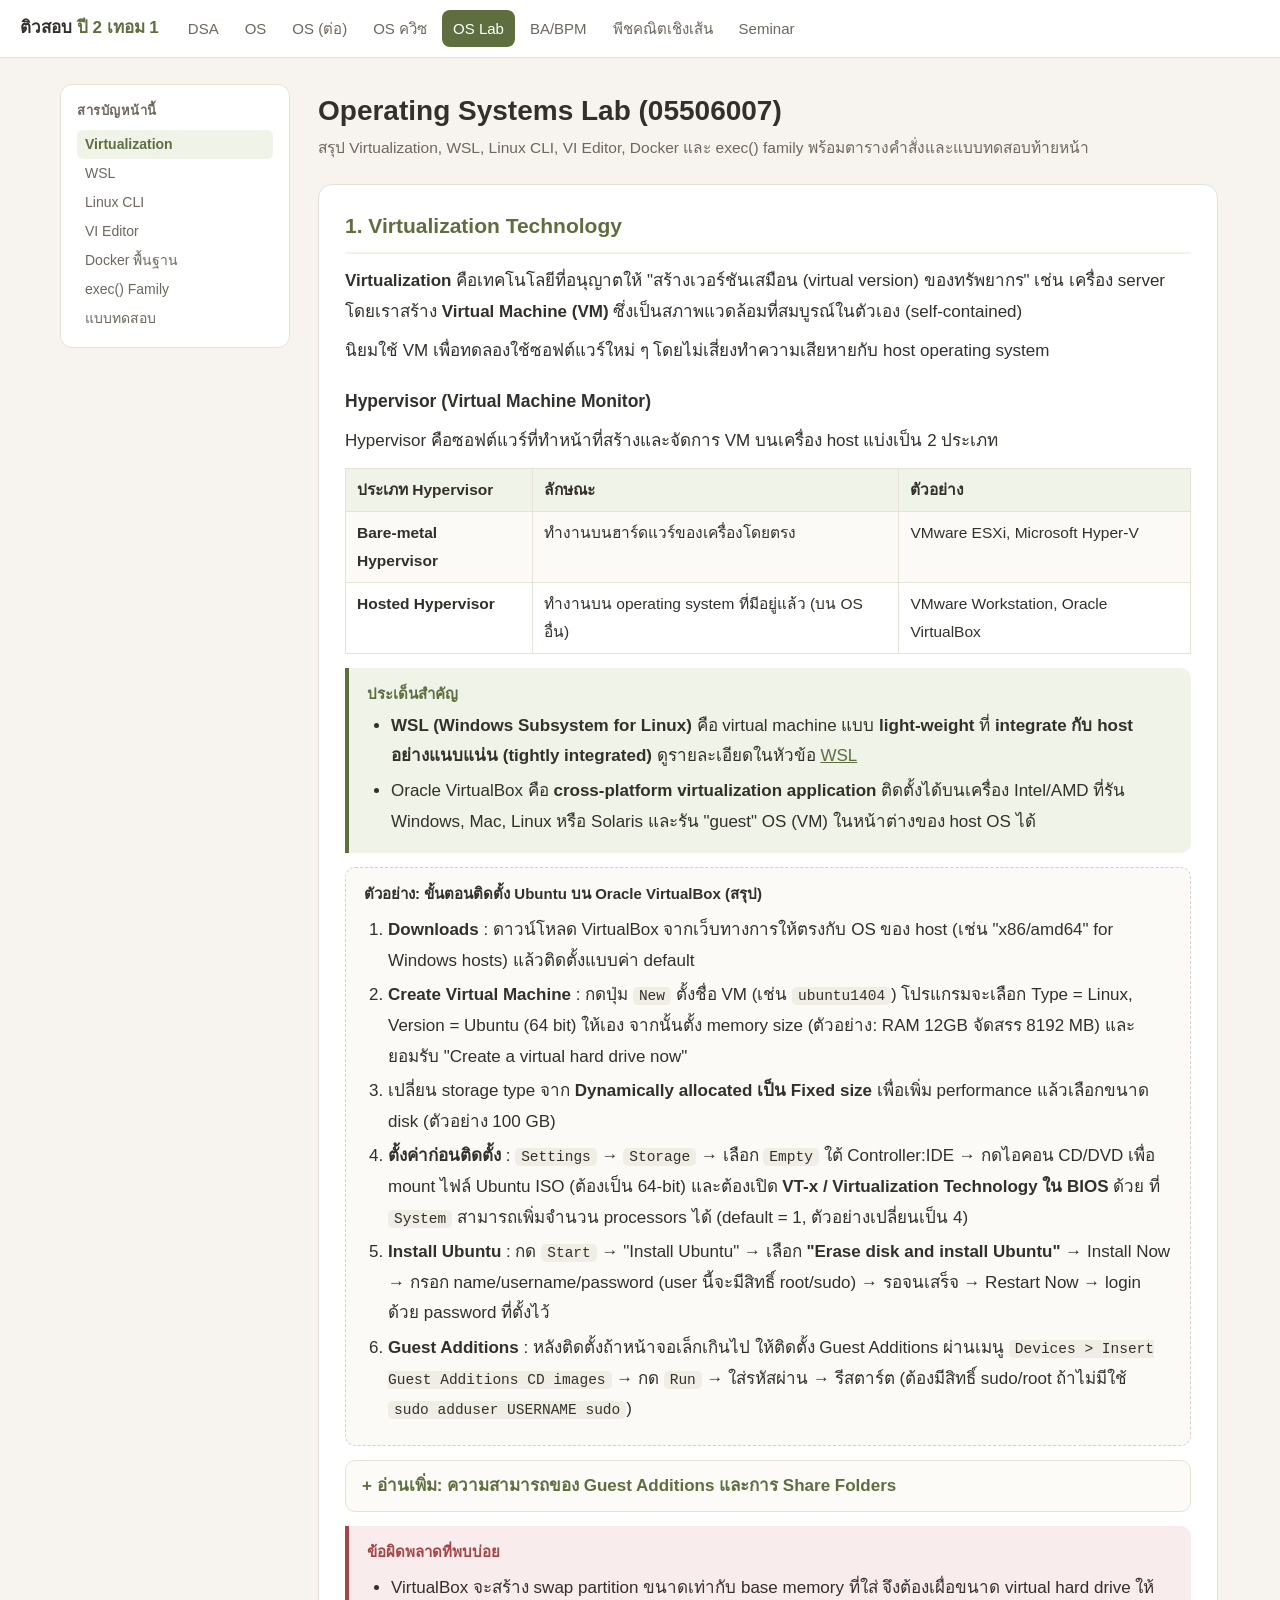
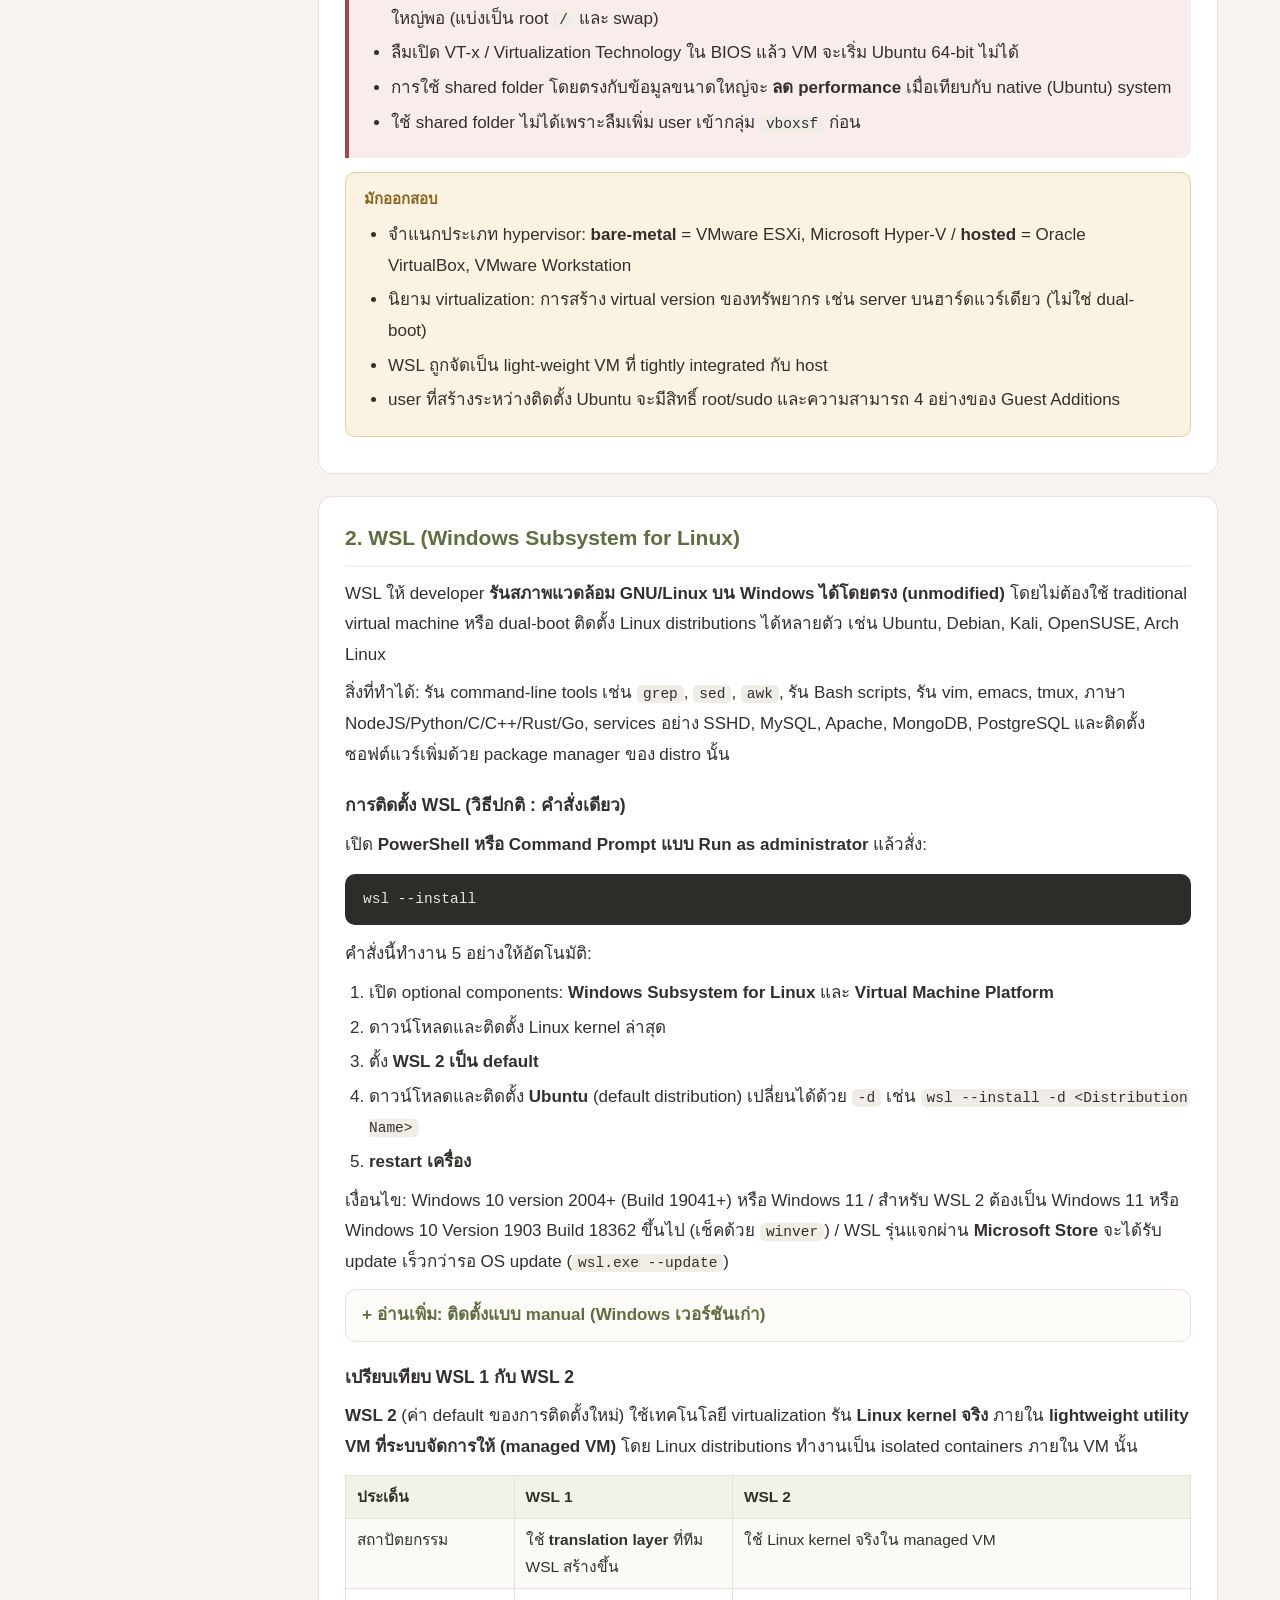
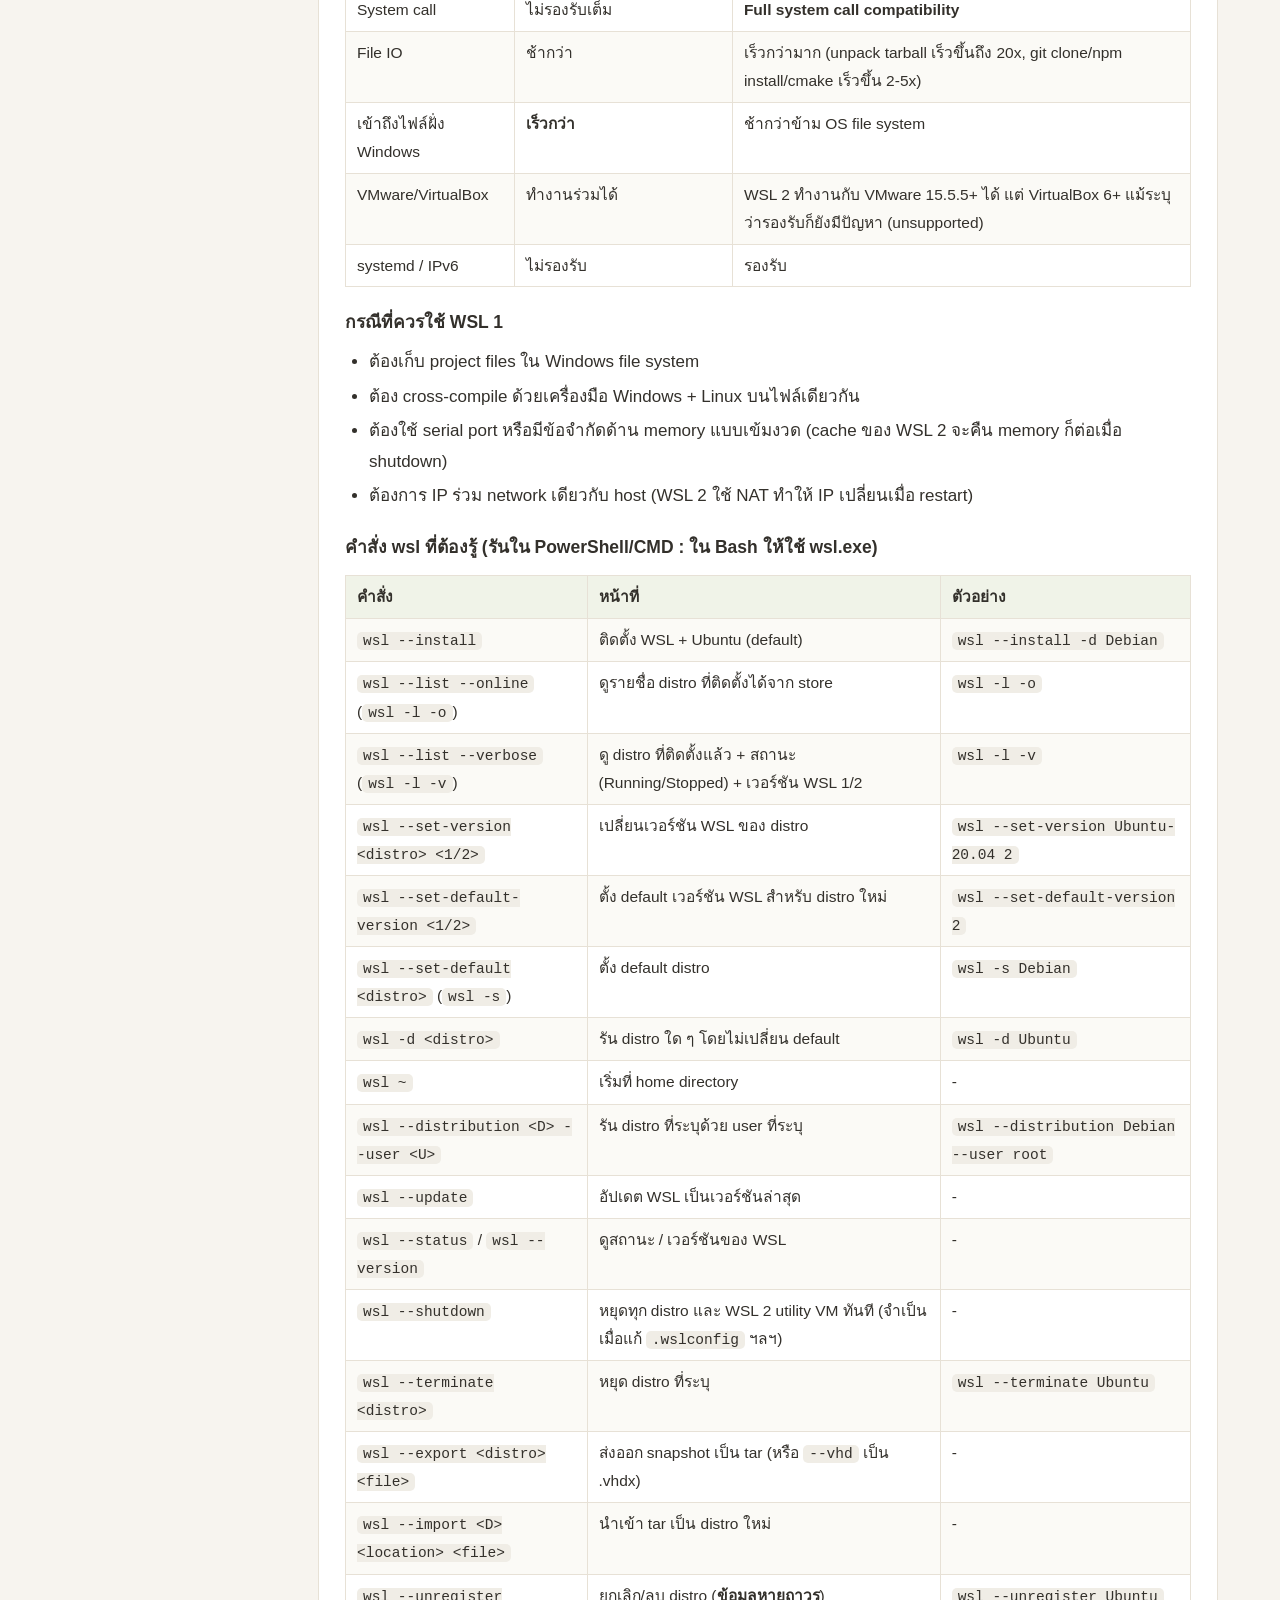
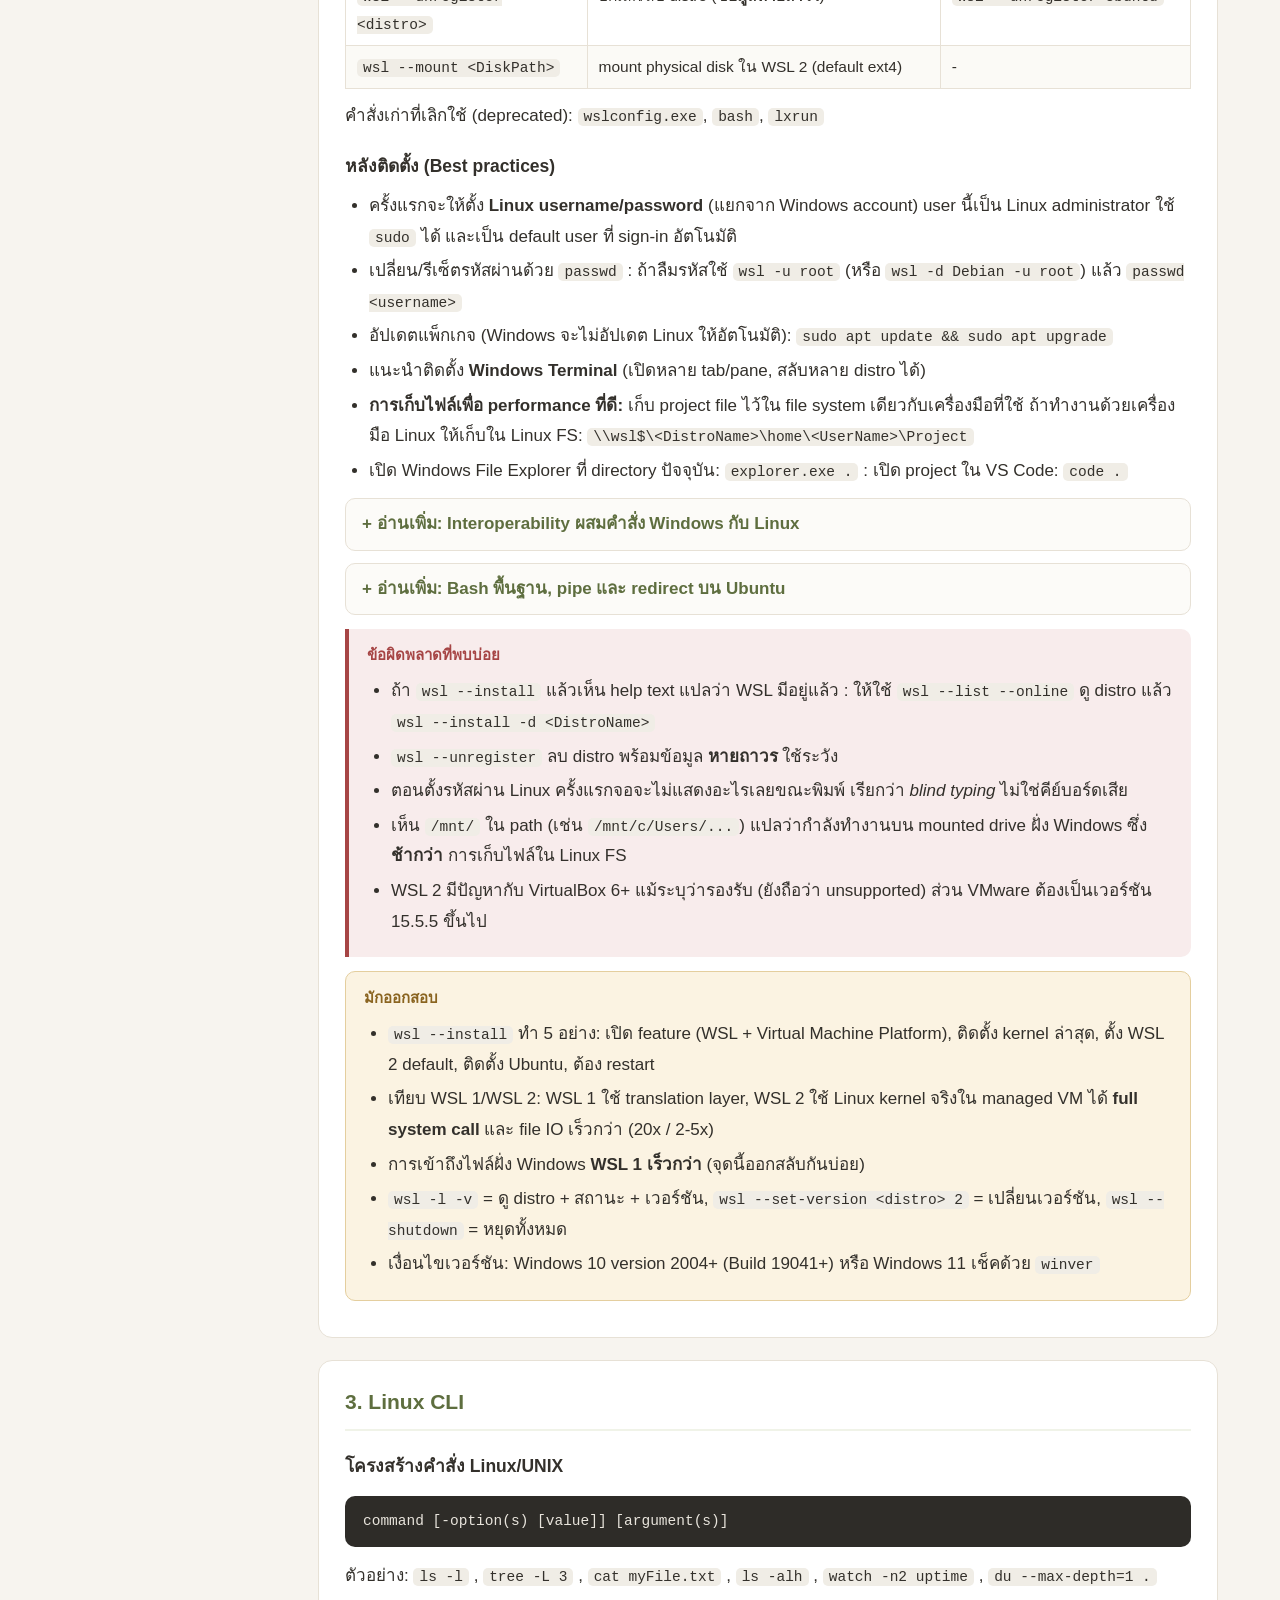
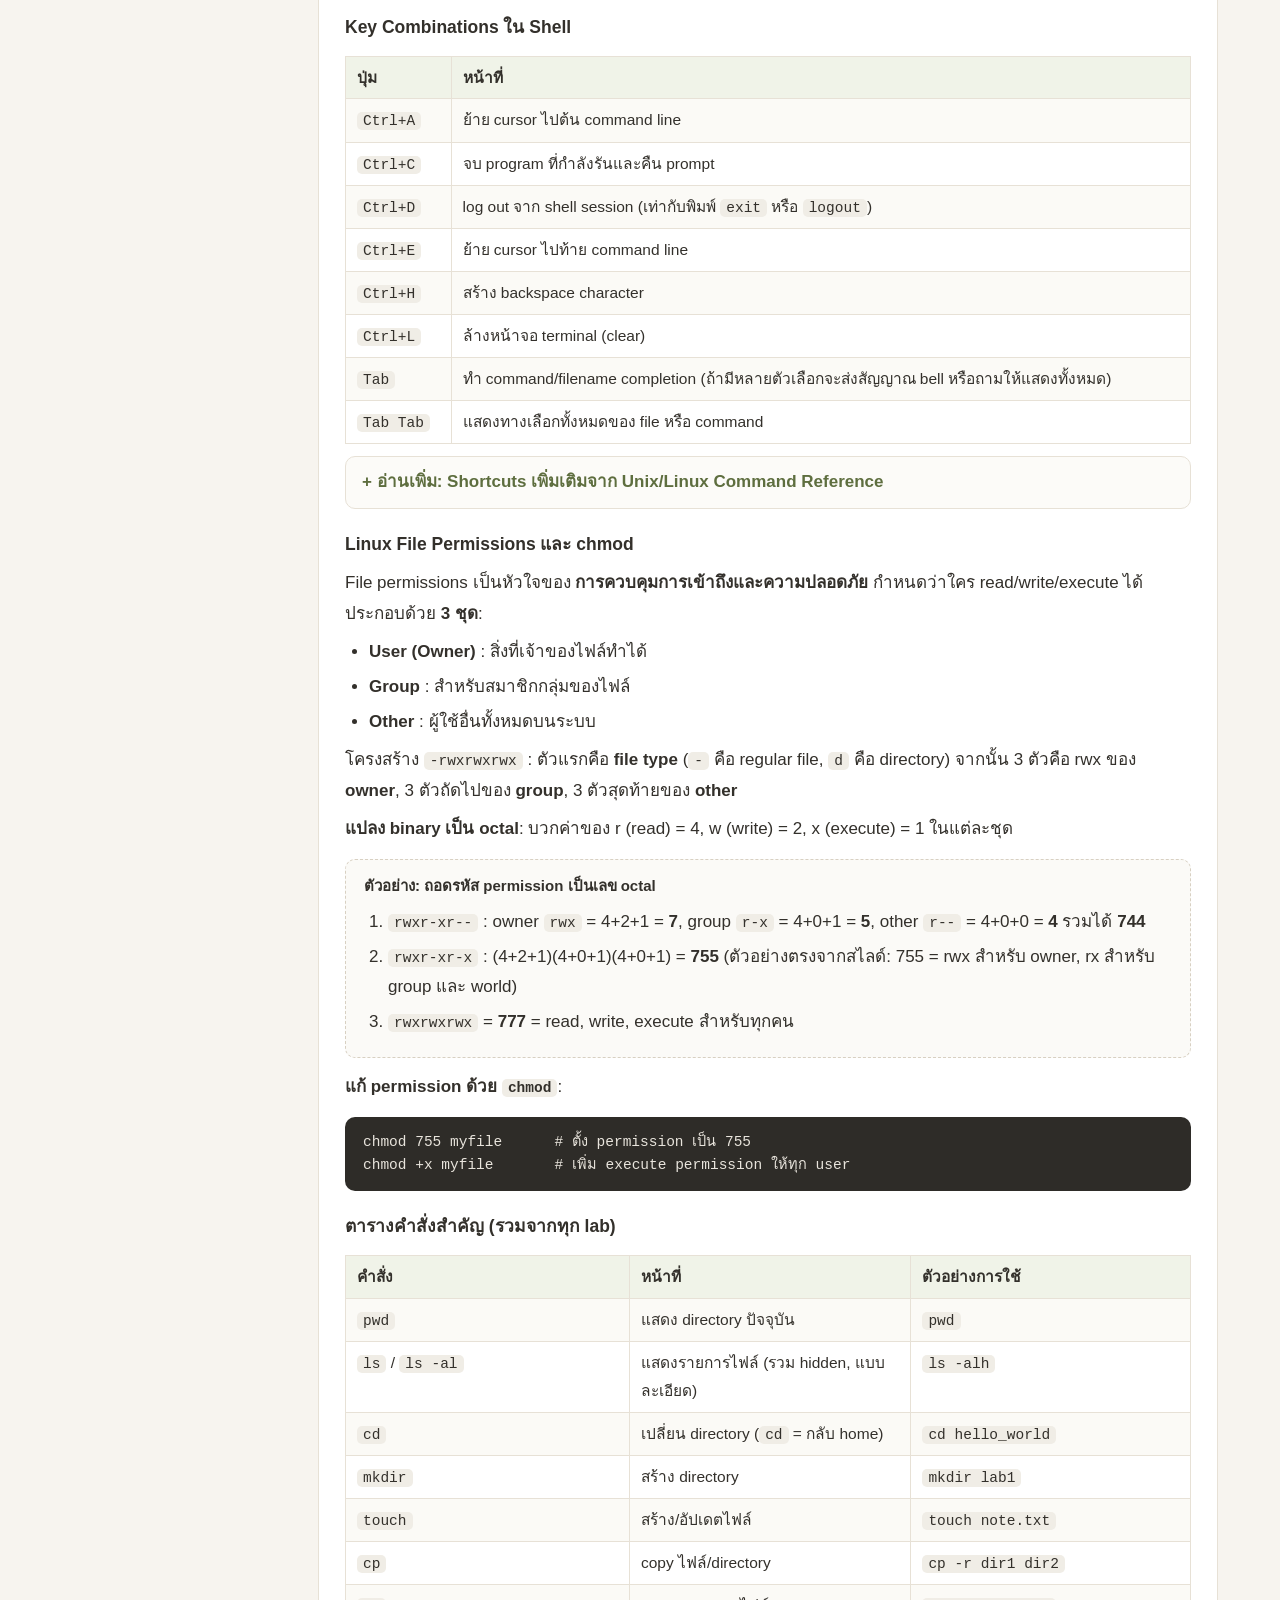
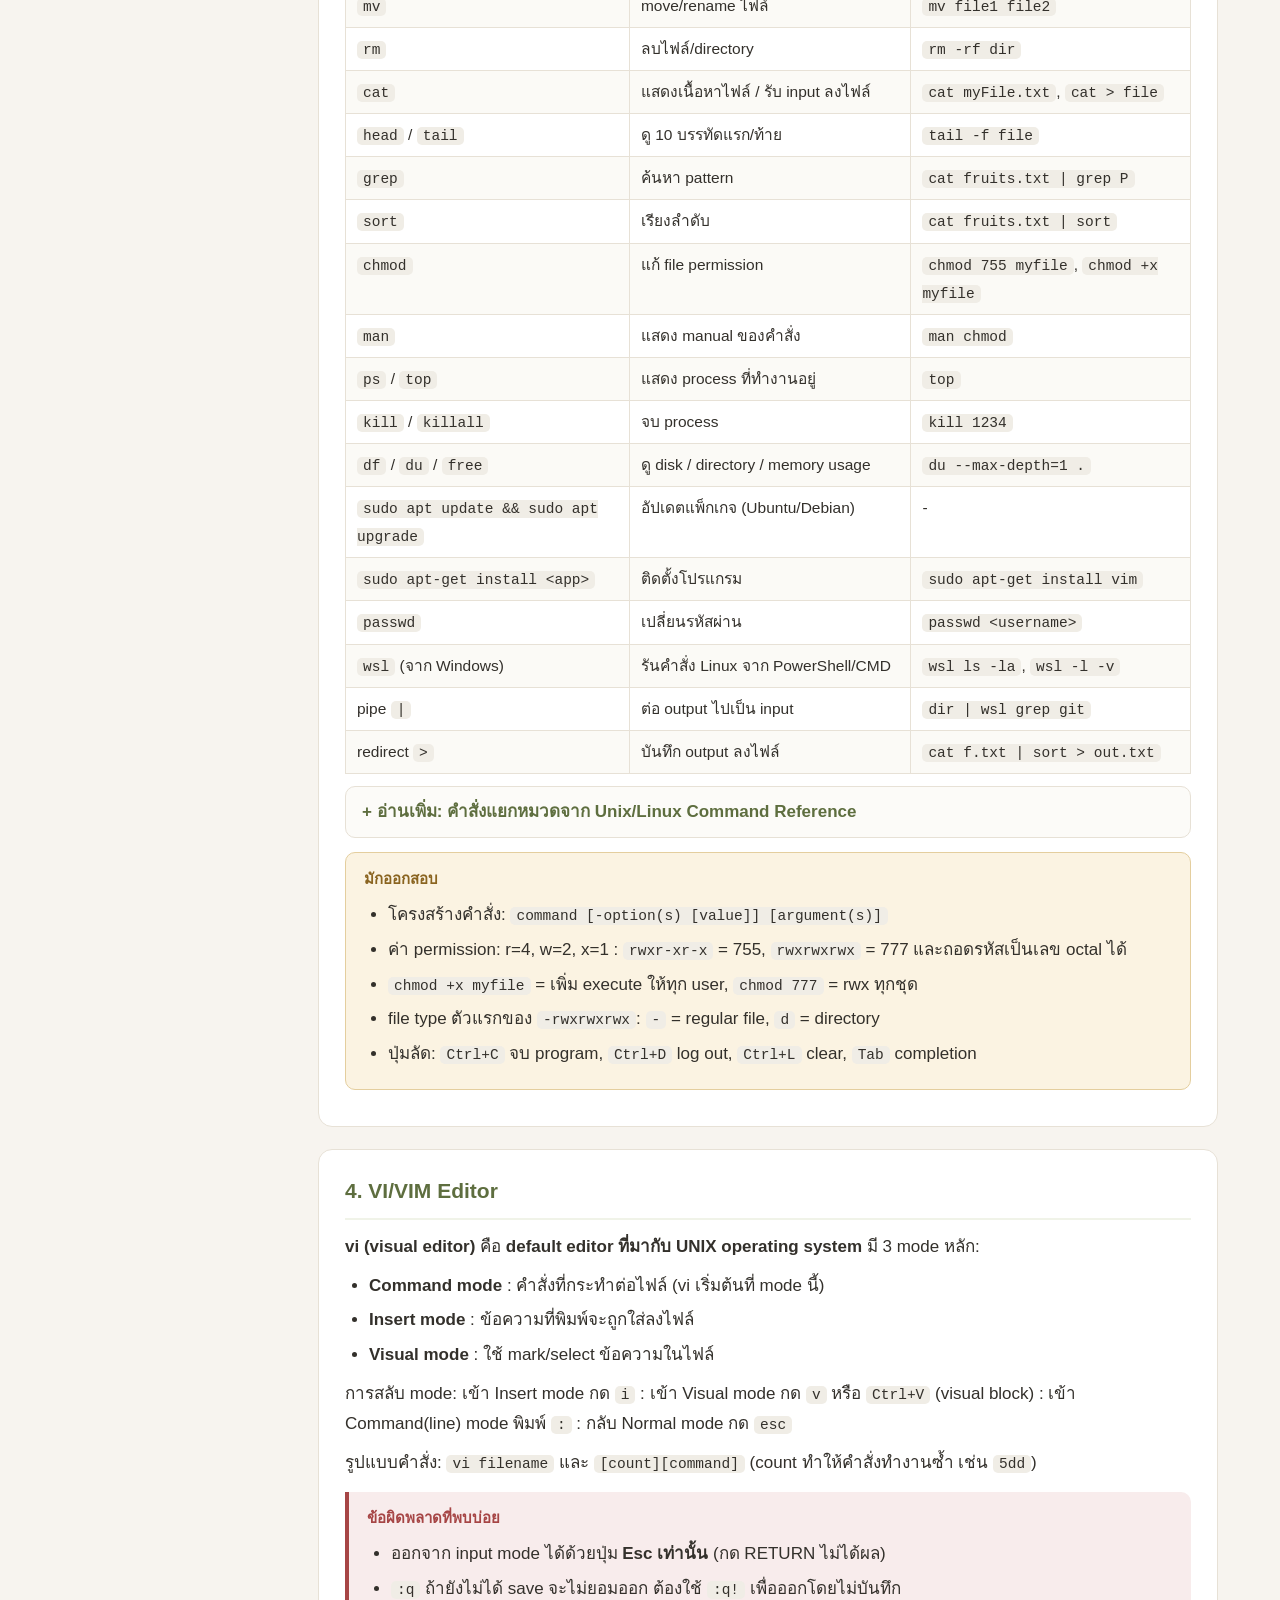
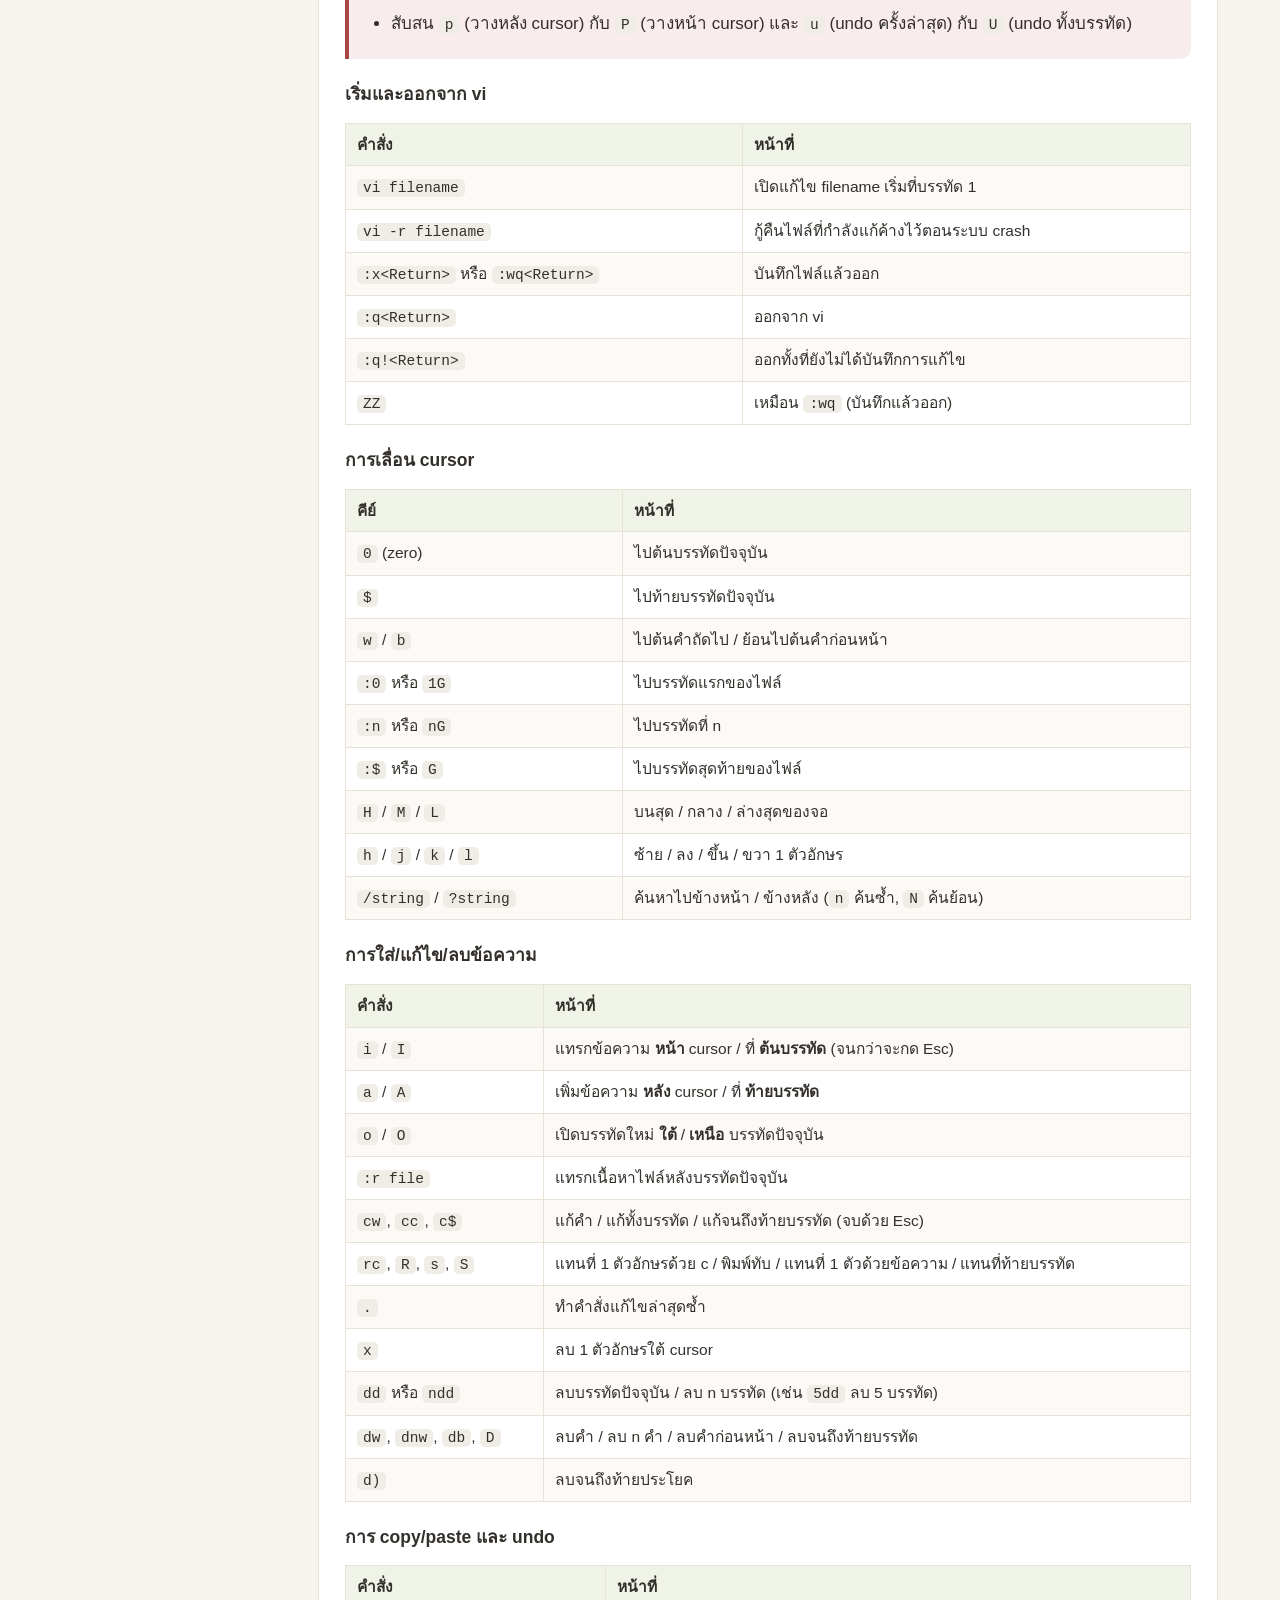
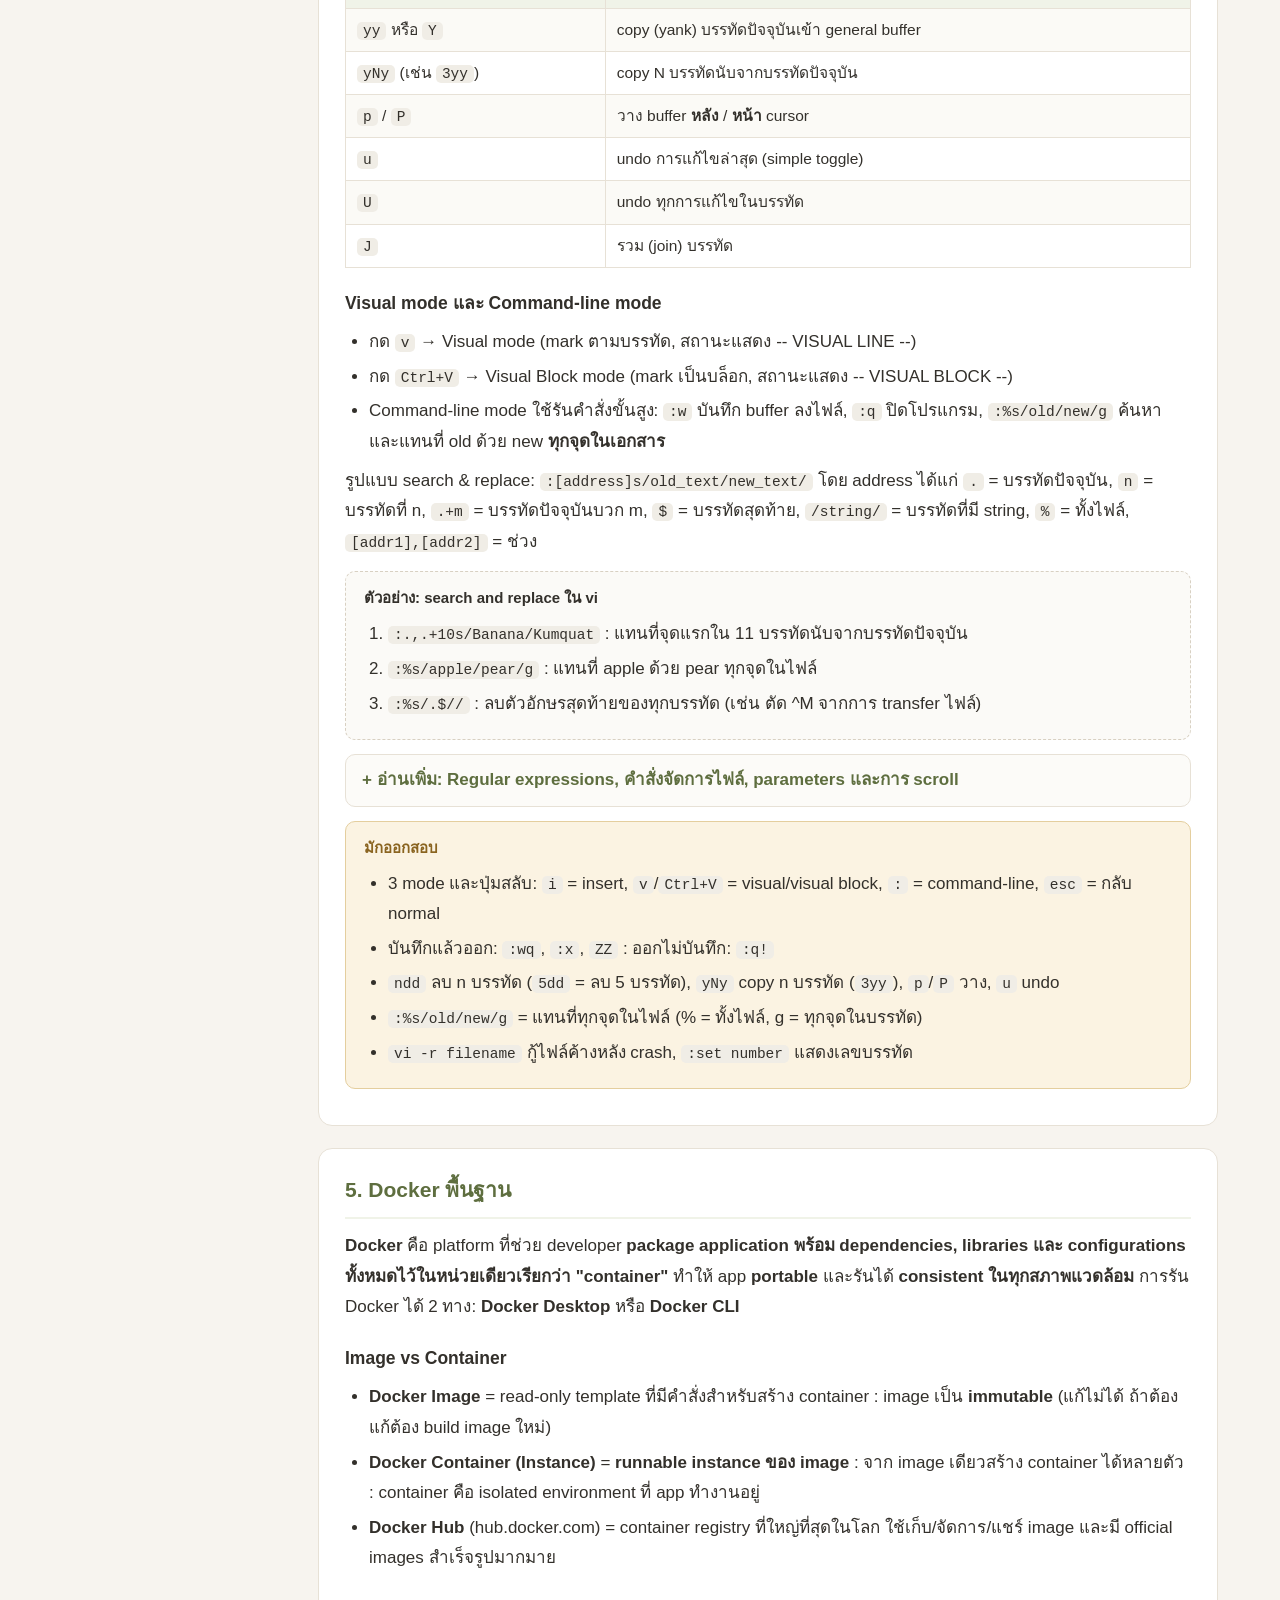
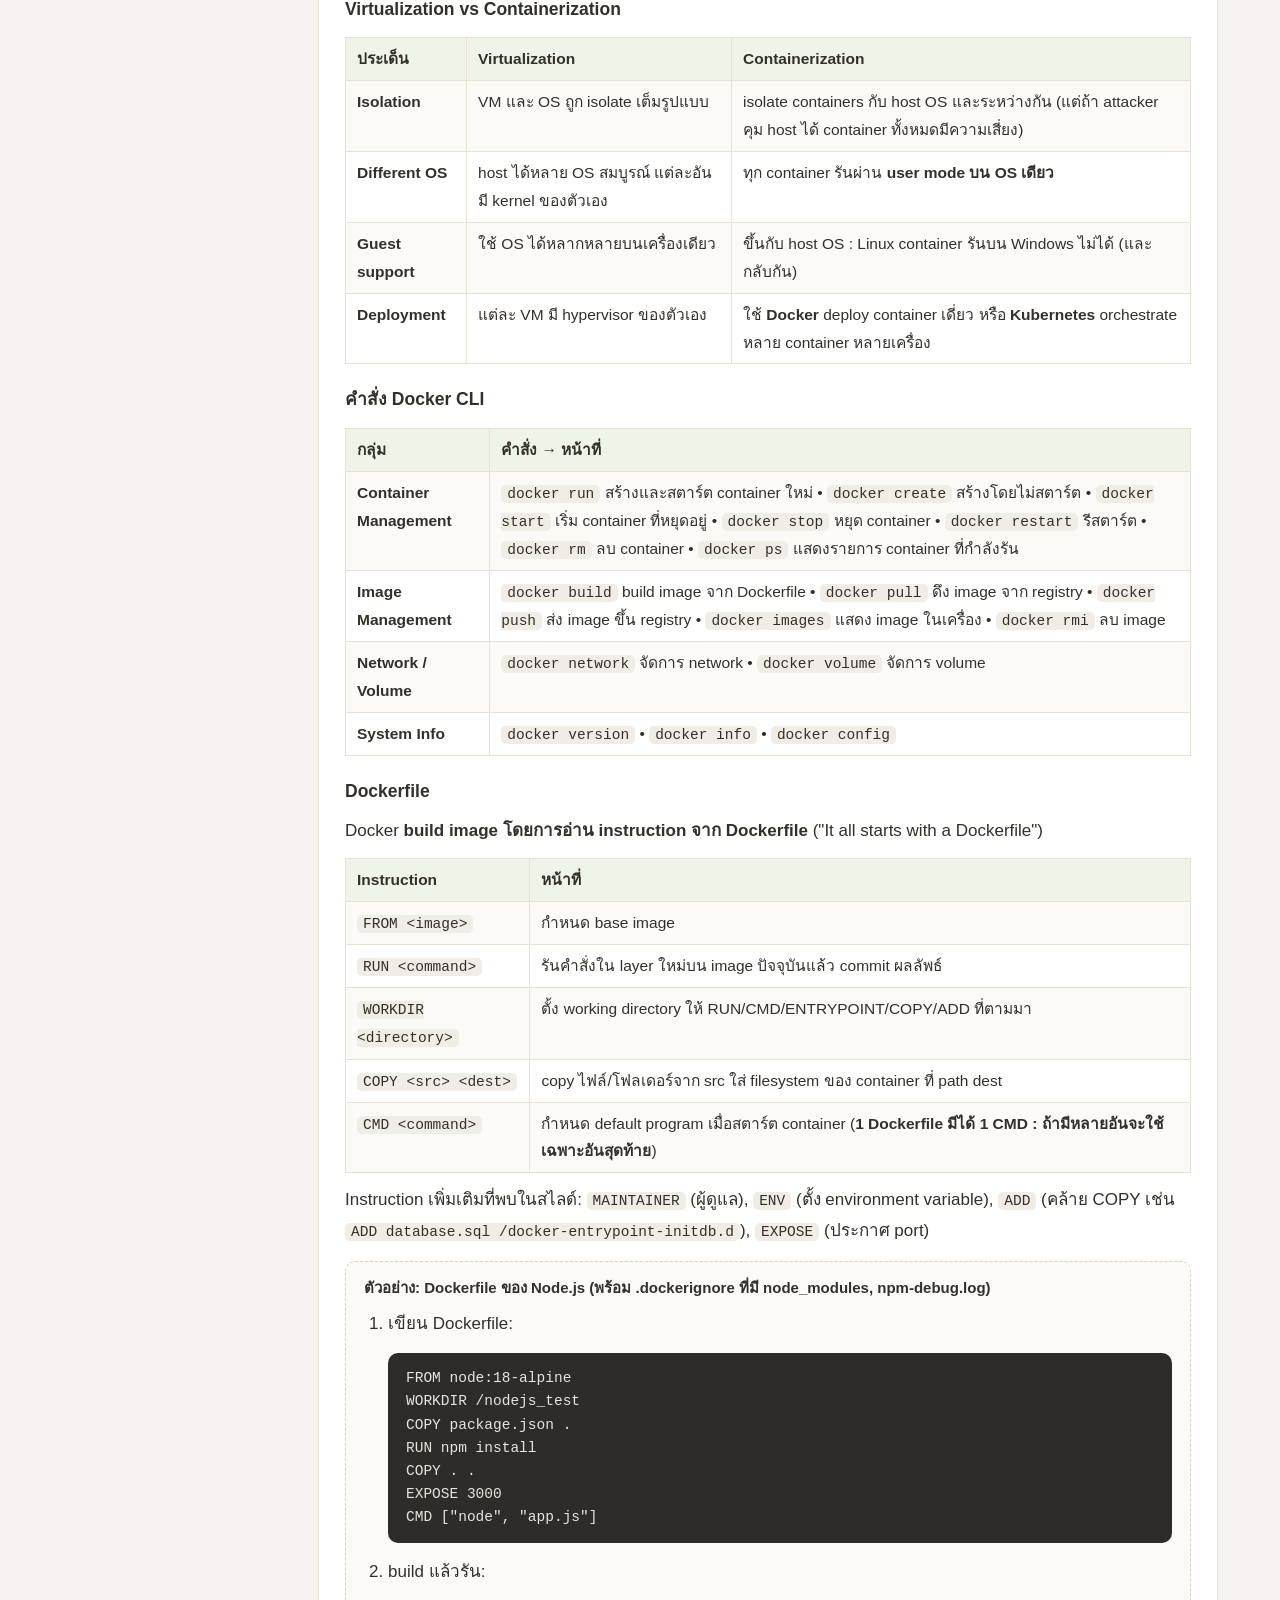
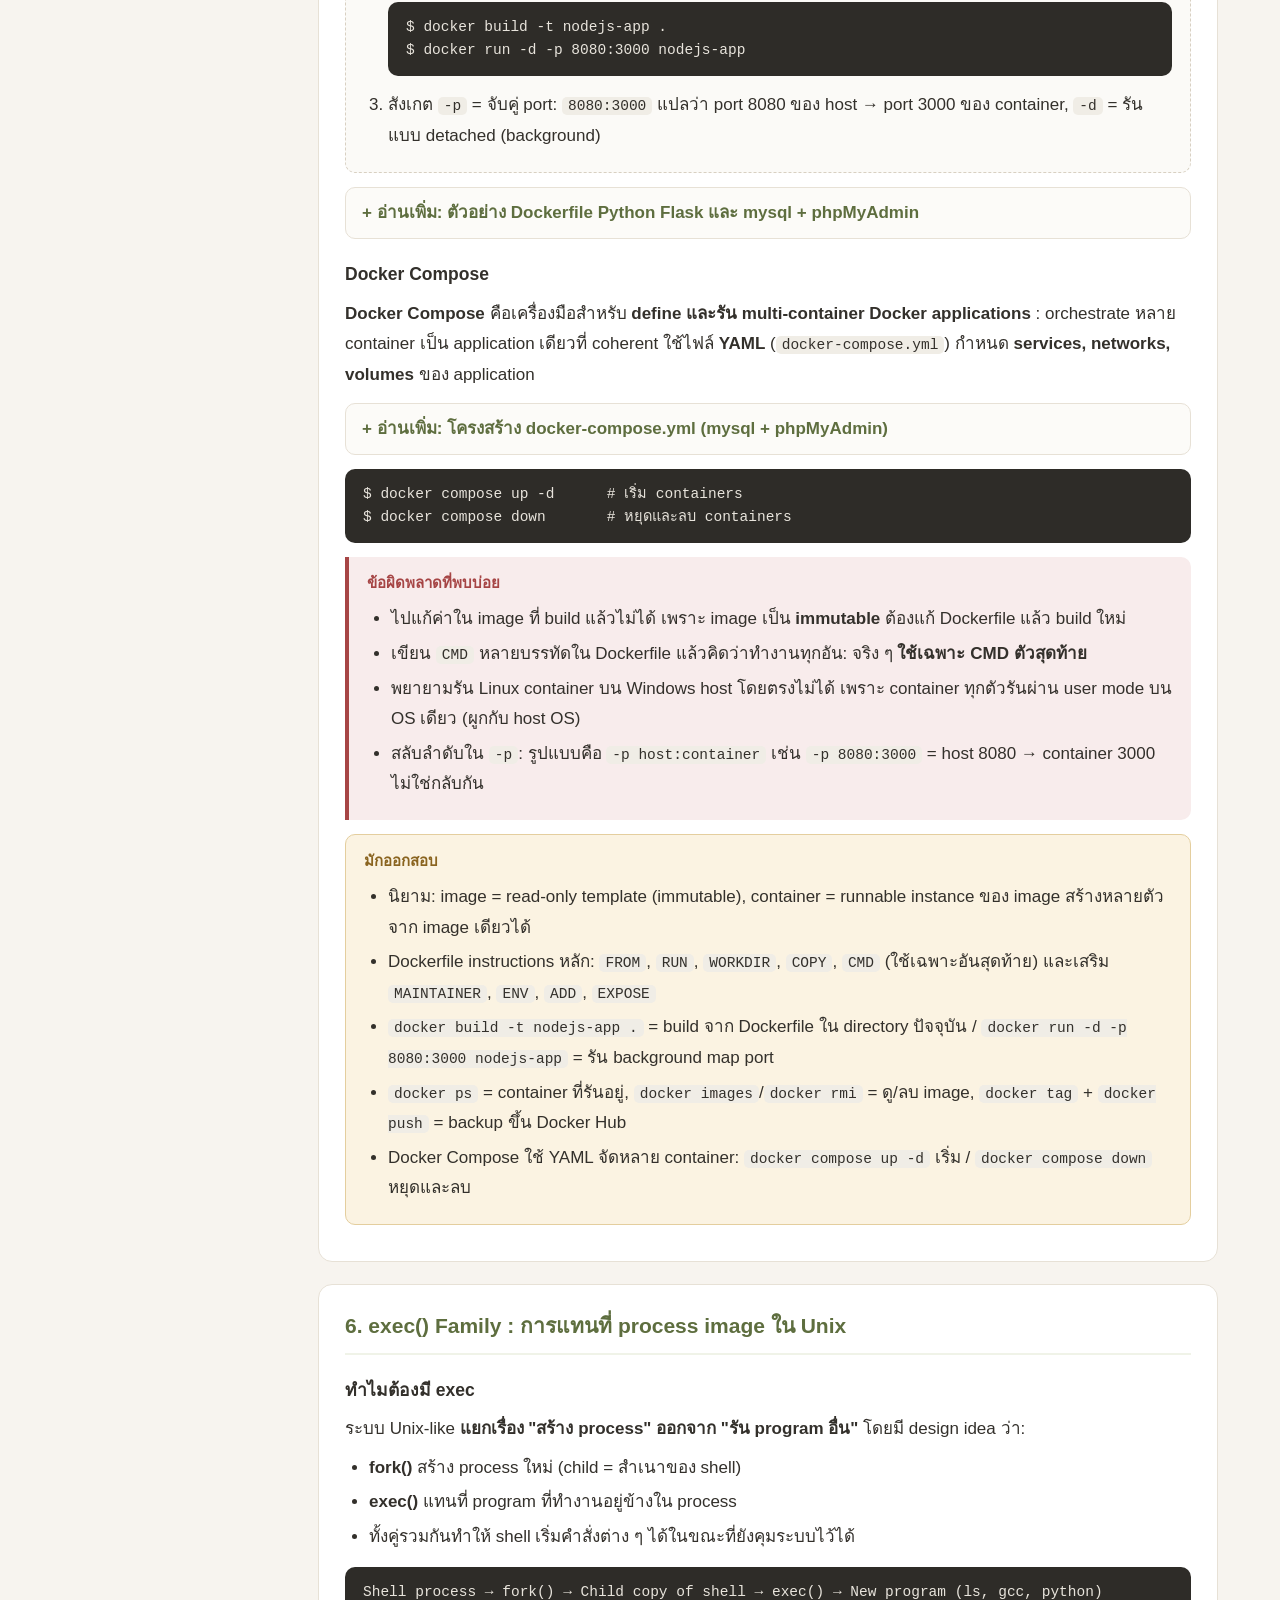
<file: oslab.html>
<!DOCTYPE html>
<html lang="th">
<head>
<meta charset="UTF-8">
<meta name="viewport" content="width=device-width, initial-scale=1.0">
<title>Operating Systems Lab (05506007) | ติวสอบ ปี 2 เทอม 1</title>
<link rel="stylesheet" href="assets/style.css">
</head>
<body data-subject="oslab">
<header class="topbar">
  <a class="brand" href="index.html">ติวสอบ <span>ปี 2 เทอม 1</span></a>
  <nav class="subject-nav">
    <a href="dsa.html">DSA</a>
    <a href="os.html">OS</a>
    <a href="os-2.html">OS (ต่อ)</a>
    <a href="os-quiz.html">OS ควิซ</a>
    <a href="oslab.html" class="active">OS Lab</a>
    <a href="bpm.html">BA/BPM</a>
    <a href="linear.html">พีชคณิตเชิงเส้น</a>
    <a href="seminar.html">Seminar</a>
  </nav>
</header>
<div class="layout">
  <aside class="toc">
    <div class="toc-title">สารบัญหน้านี้</div>
    <a href="#sec1">Virtualization</a>
    <a href="#sec2">WSL</a>
    <a href="#sec3">Linux CLI</a>
    <a href="#sec4">VI Editor</a>
    <a href="#sec5">Docker พื้นฐาน</a>
    <a href="#sec6">exec() Family</a>
    <a href="#quiz">แบบทดสอบ</a>
  </aside>
  <main>
    <article>
      <h1>Operating Systems Lab (05506007)</h1>
      <p class="page-sub">สรุป Virtualization, WSL, Linux CLI, VI Editor, Docker และ exec() family พร้อมตารางคำสั่งและแบบทดสอบท้ายหน้า</p>

      <section id="sec1" class="card">
        <h2>1. Virtualization Technology</h2>
        <p><strong>Virtualization</strong> คือเทคโนโลยีที่อนุญาตให้ "สร้างเวอร์ชันเสมือน (virtual version) ของทรัพยากร" เช่น เครื่อง server โดยเราสร้าง <strong>Virtual Machine (VM)</strong> ซึ่งเป็นสภาพแวดล้อมที่สมบูรณ์ในตัวเอง (self-contained)</p>
        <p>นิยมใช้ VM เพื่อทดลองใช้ซอฟต์แวร์ใหม่ ๆ โดยไม่เสี่ยงทำความเสียหายกับ host operating system</p>

        <h3>Hypervisor (Virtual Machine Monitor)</h3>
        <p>Hypervisor คือซอฟต์แวร์ที่ทำหน้าที่สร้างและจัดการ VM บนเครื่อง host แบ่งเป็น 2 ประเภท</p>
        <table>
          <tr><th>ประเภท Hypervisor</th><th>ลักษณะ</th><th>ตัวอย่าง</th></tr>
          <tr><td><strong>Bare-metal Hypervisor</strong></td><td>ทำงานบนฮาร์ดแวร์ของเครื่องโดยตรง</td><td>VMware ESXi, Microsoft Hyper-V</td></tr>
          <tr><td><strong>Hosted Hypervisor</strong></td><td>ทำงานบน operating system ที่มีอยู่แล้ว (บน OS อื่น)</td><td>VMware Workstation, Oracle VirtualBox</td></tr>
        </table>

        <div class="keypoints"><div class="kp-title">ประเด็นสำคัญ</div><ul>
          <li><strong>WSL (Windows Subsystem for Linux)</strong> คือ virtual machine แบบ <strong>light-weight</strong> ที่ <strong>integrate กับ host อย่างแนบแน่น (tightly integrated)</strong> ดูรายละเอียดในหัวข้อ <a href="#sec2">WSL</a></li>
          <li>Oracle VirtualBox คือ <strong>cross-platform virtualization application</strong> ติดตั้งได้บนเครื่อง Intel/AMD ที่รัน Windows, Mac, Linux หรือ Solaris และรัน "guest" OS (VM) ในหน้าต่างของ host OS ได้</li>
        </ul></div>

        <div class="example"><div class="ex-title">ตัวอย่าง: ขั้นตอนติดตั้ง Ubuntu บน Oracle VirtualBox (สรุป)</div><ol>
          <li><strong>Downloads</strong> : ดาวน์โหลด VirtualBox จากเว็บทางการให้ตรงกับ OS ของ host (เช่น "x86/amd64" for Windows hosts) แล้วติดตั้งแบบค่า default</li>
          <li><strong>Create Virtual Machine</strong> : กดปุ่ม <code>New</code> ตั้งชื่อ VM (เช่น <code>ubuntu1404</code>) โปรแกรมจะเลือก Type = Linux, Version = Ubuntu (64 bit) ให้เอง จากนั้นตั้ง memory size (ตัวอย่าง: RAM 12GB จัดสรร 8192 MB) และยอมรับ "Create a virtual hard drive now"</li>
          <li>เปลี่ยน storage type จาก <strong>Dynamically allocated เป็น Fixed size</strong> เพื่อเพิ่ม performance แล้วเลือกขนาด disk (ตัวอย่าง 100 GB)</li>
          <li><strong>ตั้งค่าก่อนติดตั้ง</strong> : <code>Settings</code> → <code>Storage</code> → เลือก <code>Empty</code> ใต้ Controller:IDE → กดไอคอน CD/DVD เพื่อ mount ไฟล์ Ubuntu ISO (ต้องเป็น 64-bit) และต้องเปิด <strong>VT-x / Virtualization Technology ใน BIOS</strong> ด้วย ที่ <code>System</code> สามารถเพิ่มจำนวน processors ได้ (default = 1, ตัวอย่างเปลี่ยนเป็น 4)</li>
          <li><strong>Install Ubuntu</strong> : กด <code>Start</code> → "Install Ubuntu" → เลือก <strong>"Erase disk and install Ubuntu"</strong> → Install Now → กรอก name/username/password (user นี้จะมีสิทธิ์ root/sudo) → รอจนเสร็จ → Restart Now → login ด้วย password ที่ตั้งไว้</li>
          <li><strong>Guest Additions</strong> : หลังติดตั้งถ้าหน้าจอเล็กเกินไป ให้ติดตั้ง Guest Additions ผ่านเมนู <code>Devices &gt; Insert Guest Additions CD images</code> → กด <code>Run</code> → ใส่รหัสผ่าน → รีสตาร์ต (ต้องมีสิทธิ์ sudo/root ถ้าไม่มีใช้ <code>sudo adduser USERNAME sudo</code>)</li>
        </ol></div>

        <details class="more"><summary>อ่านเพิ่ม: ความสามารถของ Guest Additions และการ Share Folders</summary><div>
          <p>Guest Additions ให้ความสามารถเพิ่ม 4 อย่าง: <strong>mouse pointer integration, better video support, shared folders, shared clipboard</strong></p>
          <p>การ Share Folders (ต้องติดตั้ง Guest Additions ก่อน):</p>
          <ol>
            <li>ไปที่ <code>Devices &gt; Shared folders settings</code> → เลือก Machine Folders → กดปุ่ม add (+) → เลือกโฟลเดอร์ → ติ๊ก <strong>Auto-mount</strong> และ <strong>Make Permanent</strong></li>
            <li>เพิ่ม user เข้ากลุ่ม <code>vboxsf</code> (จำเป็นสำหรับใช้ Shared Folder): <code>sudo adduser brb vboxsf</code> (แทน <code>brb</code> ด้วยชื่อ account ใน Ubuntu) แล้วรีสตาร์ต</li>
            <li>โฟลเดอร์จะปรากฏใน <code>/media/</code> ขึ้นต้นด้วย <code>sf_</code> (เช่น <code>sf_Downloads</code>)</li>
          </ol>
        </div></details>

        <div class="warn-box"><div class="kp-title">ข้อผิดพลาดที่พบบ่อย</div><ul>
          <li>VirtualBox จะสร้าง swap partition ขนาดเท่ากับ base memory ที่ใส่ จึงต้องเผื่อขนาด virtual hard drive ให้ใหญ่พอ (แบ่งเป็น root <code>/</code> และ swap)</li>
          <li>ลืมเปิด VT-x / Virtualization Technology ใน BIOS แล้ว VM จะเริ่ม Ubuntu 64-bit ไม่ได้</li>
          <li>การใช้ shared folder โดยตรงกับข้อมูลขนาดใหญ่จะ <strong>ลด performance</strong> เมื่อเทียบกับ native (Ubuntu) system</li>
          <li>ใช้ shared folder ไม่ได้เพราะลืมเพิ่ม user เข้ากลุ่ม <code>vboxsf</code> ก่อน</li>
        </ul></div>

        <div class="exam-box"><div class="kp-title">มักออกสอบ</div><ul>
          <li>จำแนกประเภท hypervisor: <strong>bare-metal</strong> = VMware ESXi, Microsoft Hyper-V / <strong>hosted</strong> = Oracle VirtualBox, VMware Workstation</li>
          <li>นิยาม virtualization: การสร้าง virtual version ของทรัพยากร เช่น server บนฮาร์ดแวร์เดียว (ไม่ใช่ dual-boot)</li>
          <li>WSL ถูกจัดเป็น light-weight VM ที่ tightly integrated กับ host</li>
          <li>user ที่สร้างระหว่างติดตั้ง Ubuntu จะมีสิทธิ์ root/sudo และความสามารถ 4 อย่างของ Guest Additions</li>
        </ul></div>
      </section>

      <section id="sec2" class="card">
        <h2>2. WSL (Windows Subsystem for Linux)</h2>
        <p>WSL ให้ developer <strong>รันสภาพแวดล้อม GNU/Linux บน Windows ได้โดยตรง (unmodified)</strong> โดยไม่ต้องใช้ traditional virtual machine หรือ dual-boot ติดตั้ง Linux distributions ได้หลายตัว เช่น Ubuntu, Debian, Kali, OpenSUSE, Arch Linux</p>
        <p>สิ่งที่ทำได้: รัน command-line tools เช่น <code>grep</code>, <code>sed</code>, <code>awk</code>, รัน Bash scripts, รัน vim, emacs, tmux, ภาษา NodeJS/Python/C/C++/Rust/Go, services อย่าง SSHD, MySQL, Apache, MongoDB, PostgreSQL และติดตั้งซอฟต์แวร์เพิ่มด้วย package manager ของ distro นั้น</p>

        <h3>การติดตั้ง WSL (วิธีปกติ : คำสั่งเดียว)</h3>
        <p>เปิด <strong>PowerShell หรือ Command Prompt แบบ Run as administrator</strong> แล้วสั่ง:</p>
        <pre><code>wsl --install</code></pre>
        <p>คำสั่งนี้ทำงาน 5 อย่างให้อัตโนมัติ:</p>
        <ol>
          <li>เปิด optional components: <strong>Windows Subsystem for Linux</strong> และ <strong>Virtual Machine Platform</strong></li>
          <li>ดาวน์โหลดและติดตั้ง Linux kernel ล่าสุด</li>
          <li>ตั้ง <strong>WSL 2 เป็น default</strong></li>
          <li>ดาวน์โหลดและติดตั้ง <strong>Ubuntu</strong> (default distribution) เปลี่ยนได้ด้วย <code>-d</code> เช่น <code>wsl --install -d &lt;Distribution Name&gt;</code></li>
          <li><strong>restart เครื่อง</strong></li>
        </ol>
        <p>เงื่อนไข: Windows 10 version 2004+ (Build 19041+) หรือ Windows 11 / สำหรับ WSL 2 ต้องเป็น Windows 11 หรือ Windows 10 Version 1903 Build 18362 ขึ้นไป (เช็คด้วย <code>winver</code>) / WSL รุ่นแจกผ่าน <strong>Microsoft Store</strong> จะได้รับ update เร็วกว่ารอ OS update (<code>wsl.exe --update</code>)</p>

        <details class="more"><summary>อ่านเพิ่ม: ติดตั้งแบบ manual (Windows เวอร์ชันเก่า)</summary><div>
          <ol>
            <li>เปิด "Windows Subsystem for Linux": <code>dism.exe /online /enable-feature /featurename:Microsoft-Windows-Subsystem-Linux /all /norestart</code></li>
            <li>เช็คเงื่อนไข WSL 2 (Build 18362+ สำหรับ x64)</li>
            <li>เปิด Virtual Machine Platform: <code>dism.exe /online /enable-feature /featurename:VirtualMachinePlatform /all /norestart</code> แล้ว restart</li>
            <li>ดาวน์โหลดและรัน <strong>WSL2 Linux kernel update package</strong></li>
            <li>ตั้ง WSL 2 เป็น default: <code>wsl --set-default-version 2</code></li>
            <li>ติดตั้ง Linux distribution จาก Microsoft Store (Ubuntu 18.04/20.04/22.04 LTS, Debian, Kali, openSUSE ฯลฯ) → กด "Get" → เปิดครั้งแรกจะให้สร้าง <strong>user account และ password</strong></li>
          </ol>
        </div></details>

        <h3>เปรียบเทียบ WSL 1 กับ WSL 2</h3>
        <p><strong>WSL 2</strong> (ค่า default ของการติดตั้งใหม่) ใช้เทคโนโลยี virtualization รัน <strong>Linux kernel จริง</strong> ภายใน <strong>lightweight utility VM ที่ระบบจัดการให้ (managed VM)</strong> โดย Linux distributions ทำงานเป็น isolated containers ภายใน VM นั้น</p>
        <table>
          <tr><th>ประเด็น</th><th>WSL 1</th><th>WSL 2</th></tr>
          <tr><td>สถาปัตยกรรม</td><td>ใช้ <strong>translation layer</strong> ที่ทีม WSL สร้างขึ้น</td><td>ใช้ Linux kernel จริงใน managed VM</td></tr>
          <tr><td>System call</td><td>ไม่รองรับเต็ม</td><td><strong>Full system call compatibility</strong></td></tr>
          <tr><td>File IO</td><td>ช้ากว่า</td><td>เร็วกว่ามาก (unpack tarball เร็วขึ้นถึง 20x, git clone/npm install/cmake เร็วขึ้น 2-5x)</td></tr>
          <tr><td>เข้าถึงไฟล์ฝั่ง Windows</td><td><strong>เร็วกว่า</strong></td><td>ช้ากว่าข้าม OS file system</td></tr>
          <tr><td>VMware/VirtualBox</td><td>ทำงานร่วมได้</td><td>WSL 2 ทำงานกับ VMware 15.5.5+ ได้ แต่ VirtualBox 6+ แม้ระบุว่ารองรับก็ยังมีปัญหา (unsupported)</td></tr>
          <tr><td>systemd / IPv6</td><td>ไม่รองรับ</td><td>รองรับ</td></tr>
        </table>

        <h3>กรณีที่ควรใช้ WSL 1</h3>
        <ul>
          <li>ต้องเก็บ project files ใน Windows file system</li>
          <li>ต้อง cross-compile ด้วยเครื่องมือ Windows + Linux บนไฟล์เดียวกัน</li>
          <li>ต้องใช้ serial port หรือมีข้อจำกัดด้าน memory แบบเข้มงวด (cache ของ WSL 2 จะคืน memory ก็ต่อเมื่อ shutdown)</li>
          <li>ต้องการ IP ร่วม network เดียวกับ host (WSL 2 ใช้ NAT ทำให้ IP เปลี่ยนเมื่อ restart)</li>
        </ul>

        <h3>คำสั่ง wsl ที่ต้องรู้ (รันใน PowerShell/CMD : ใน Bash ให้ใช้ wsl.exe)</h3>
        <table>
          <tr><th>คำสั่ง</th><th>หน้าที่</th><th>ตัวอย่าง</th></tr>
          <tr><td><code>wsl --install</code></td><td>ติดตั้ง WSL + Ubuntu (default)</td><td><code>wsl --install -d Debian</code></td></tr>
          <tr><td><code>wsl --list --online</code> (<code>wsl -l -o</code>)</td><td>ดูรายชื่อ distro ที่ติดตั้งได้จาก store</td><td><code>wsl -l -o</code></td></tr>
          <tr><td><code>wsl --list --verbose</code> (<code>wsl -l -v</code>)</td><td>ดู distro ที่ติดตั้งแล้ว + สถานะ (Running/Stopped) + เวอร์ชัน WSL 1/2</td><td><code>wsl -l -v</code></td></tr>
          <tr><td><code>wsl --set-version &lt;distro&gt; &lt;1/2&gt;</code></td><td>เปลี่ยนเวอร์ชัน WSL ของ distro</td><td><code>wsl --set-version Ubuntu-20.04 2</code></td></tr>
          <tr><td><code>wsl --set-default-version &lt;1/2&gt;</code></td><td>ตั้ง default เวอร์ชัน WSL สำหรับ distro ใหม่</td><td><code>wsl --set-default-version 2</code></td></tr>
          <tr><td><code>wsl --set-default &lt;distro&gt;</code> (<code>wsl -s</code>)</td><td>ตั้ง default distro</td><td><code>wsl -s Debian</code></td></tr>
          <tr><td><code>wsl -d &lt;distro&gt;</code></td><td>รัน distro ใด ๆ โดยไม่เปลี่ยน default</td><td><code>wsl -d Ubuntu</code></td></tr>
          <tr><td><code>wsl ~</code></td><td>เริ่มที่ home directory</td><td>-</td></tr>
          <tr><td><code>wsl --distribution &lt;D&gt; --user &lt;U&gt;</code></td><td>รัน distro ที่ระบุด้วย user ที่ระบุ</td><td><code>wsl --distribution Debian --user root</code></td></tr>
          <tr><td><code>wsl --update</code></td><td>อัปเดต WSL เป็นเวอร์ชันล่าสุด</td><td>-</td></tr>
          <tr><td><code>wsl --status</code> / <code>wsl --version</code></td><td>ดูสถานะ / เวอร์ชันของ WSL</td><td>-</td></tr>
          <tr><td><code>wsl --shutdown</code></td><td>หยุดทุก distro และ WSL 2 utility VM ทันที (จำเป็นเมื่อแก้ <code>.wslconfig</code> ฯลฯ)</td><td>-</td></tr>
          <tr><td><code>wsl --terminate &lt;distro&gt;</code></td><td>หยุด distro ที่ระบุ</td><td><code>wsl --terminate Ubuntu</code></td></tr>
          <tr><td><code>wsl --export &lt;distro&gt; &lt;file&gt;</code></td><td>ส่งออก snapshot เป็น tar (หรือ <code>--vhd</code> เป็น .vhdx)</td><td>-</td></tr>
          <tr><td><code>wsl --import &lt;D&gt; &lt;location&gt; &lt;file&gt;</code></td><td>นำเข้า tar เป็น distro ใหม่</td><td>-</td></tr>
          <tr><td><code>wsl --unregister &lt;distro&gt;</code></td><td>ยกเลิก/ลบ distro (<strong>ข้อมูลหายถาวร</strong>)</td><td><code>wsl --unregister Ubuntu</code></td></tr>
          <tr><td><code>wsl --mount &lt;DiskPath&gt;</code></td><td>mount physical disk ใน WSL 2 (default ext4)</td><td>-</td></tr>
        </table>
        <p>คำสั่งเก่าที่เลิกใช้ (deprecated): <code>wslconfig.exe</code>, <code>bash</code>, <code>lxrun</code></p>

        <h3>หลังติดตั้ง (Best practices)</h3>
        <ul>
          <li>ครั้งแรกจะให้ตั้ง <strong>Linux username/password</strong> (แยกจาก Windows account) user นี้เป็น Linux administrator ใช้ <code>sudo</code> ได้ และเป็น default user ที่ sign-in อัตโนมัติ</li>
          <li>เปลี่ยน/รีเซ็ตรหัสผ่านด้วย <code>passwd</code> : ถ้าลืมรหัสใช้ <code>wsl -u root</code> (หรือ <code>wsl -d Debian -u root</code>) แล้ว <code>passwd &lt;username&gt;</code></li>
          <li>อัปเดตแพ็กเกจ (Windows จะไม่อัปเดต Linux ให้อัตโนมัติ): <code>sudo apt update &amp;&amp; sudo apt upgrade</code></li>
          <li>แนะนำติดตั้ง <strong>Windows Terminal</strong> (เปิดหลาย tab/pane, สลับหลาย distro ได้)</li>
          <li><strong>การเก็บไฟล์เพื่อ performance ที่ดี:</strong> เก็บ project file ไว้ใน file system เดียวกับเครื่องมือที่ใช้ ถ้าทำงานด้วยเครื่องมือ Linux ให้เก็บใน Linux FS: <code>\\wsl$\&lt;DistroName&gt;\home\&lt;UserName&gt;\Project</code></li>
          <li>เปิด Windows File Explorer ที่ directory ปัจจุบัน: <code>explorer.exe .</code> : เปิด project ใน VS Code: <code>code .</code></li>
        </ul>

        <details class="more"><summary>อ่านเพิ่ม: Interoperability ผสมคำสั่ง Windows กับ Linux</summary><div>
          <ul>
            <li>รัน Linux tools จาก Windows: <code>wsl ls -la</code> (ทำงานใน working directory เดียวกัน, เป็น default user, sudo/piping/redirect ใช้ได้) เช่น <code>wsl sudo apt-get update</code></li>
            <li>ผสมคำสั่ง: <code>wsl ls -la | findstr "git"</code> หรือ <code>dir | wsl grep git</code> หรือ <code>ipconfig.exe | grep IPv4 | cut -d: -f2</code></li>
            <li>รัน Windows tools จาก Linux: พิมพ์ชื่อ + <code>.exe</code> เช่น <code>notepad.exe .bashrc</code>, <code>ping.exe www.microsoft.com</code>, <code>cmd.exe /C dir</code></li>
            <li>เทียบผลลัพธ์: ใน PowerShell <code>get-date</code> = วันที่ฝั่ง Windows, <code>wsl date</code> = วันที่ฝั่ง Linux</li>
            <li><strong>WSLENV</strong> ใช้แชร์ environment variables ระหว่าง Windows กับ WSL (มี flag /p, /l, /u, /w)</li>
          </ul>
        </div></details>

        <details class="more"><summary>อ่านเพิ่ม: Bash พื้นฐาน, pipe และ redirect บน Ubuntu</summary><div>
          <pre><code>pwd                      # ดู path ของ directory ปัจจุบัน
mkdir hello_world        # สร้าง directory ใหม่
cd hello_world           # เปลี่ยน directory
ls                       # ดูเนื้อหาใน directory
ls -l                    # แสดงรายละเอียด (เวลาแก้ไขล่าสุด, permission)
touch hello_world.txt    # สร้างไฟล์ใหม่
cat hello_world.txt      # ดูเนื้อหาไฟล์
code hello_world.txt     # เปิดแก้ไขด้วย VS Code
notepad.exe hello_world.txt</code></pre>
          <p>ติดตั้งโปรแกรม: <code>sudo apt-get install &lt;app_name&gt;</code> (Arch: <code>sudo pacman -S</code>, openSUSE: <code>sudo zypper install</code>, Alpine: <code>sudo apk add</code>, RHEL: <code>sudo yum install</code>)</p>
          <p><strong>Pipe <code>|</code></strong> ส่ง output ของคำสั่งหน้าไปเป็น input ของคำสั่งหลัง:</p>
          <pre><code>cat fruits.txt | sort           # เรียงลำดับ
cat fruits.txt | grep P         # ค้นหาบรรทัดที่มี "P"</code></pre>
          <p><strong>Redirect <code>&gt;</code></strong> ส่ง output ไปยังไฟล์:</p>
          <pre><code>cat fruits.txt | sort &gt; sorted_fruit.txt</code></pre>
        </div></details>

        <div class="warn-box"><div class="kp-title">ข้อผิดพลาดที่พบบ่อย</div><ul>
          <li>ถ้า <code>wsl --install</code> แล้วเห็น help text แปลว่า WSL มีอยู่แล้ว : ให้ใช้ <code>wsl --list --online</code> ดู distro แล้ว <code>wsl --install -d &lt;DistroName&gt;</code></li>
          <li><code>wsl --unregister</code> ลบ distro พร้อมข้อมูล <strong>หายถาวร</strong> ใช้ระวัง</li>
          <li>ตอนตั้งรหัสผ่าน Linux ครั้งแรกจอจะไม่แสดงอะไรเลยขณะพิมพ์ เรียกว่า <em>blind typing</em> ไม่ใช่คีย์บอร์ดเสีย</li>
          <li>เห็น <code>/mnt/</code> ใน path (เช่น <code>/mnt/c/Users/...</code>) แปลว่ากำลังทำงานบน mounted drive ฝั่ง Windows ซึ่ง <strong>ช้ากว่า</strong> การเก็บไฟล์ใน Linux FS</li>
          <li>WSL 2 มีปัญหากับ VirtualBox 6+ แม้ระบุว่ารองรับ (ยังถือว่า unsupported) ส่วน VMware ต้องเป็นเวอร์ชัน 15.5.5 ขึ้นไป</li>
        </ul></div>

        <div class="exam-box"><div class="kp-title">มักออกสอบ</div><ul>
          <li><code>wsl --install</code> ทำ 5 อย่าง: เปิด feature (WSL + Virtual Machine Platform), ติดตั้ง kernel ล่าสุด, ตั้ง WSL 2 default, ติดตั้ง Ubuntu, ต้อง restart</li>
          <li>เทียบ WSL 1/WSL 2: WSL 1 ใช้ translation layer, WSL 2 ใช้ Linux kernel จริงใน managed VM ได้ <strong>full system call</strong> และ file IO เร็วกว่า (20x / 2-5x)</li>
          <li>การเข้าถึงไฟล์ฝั่ง Windows <strong>WSL 1 เร็วกว่า</strong> (จุดนี้ออกสลับกันบ่อย)</li>
          <li><code>wsl -l -v</code> = ดู distro + สถานะ + เวอร์ชัน, <code>wsl --set-version &lt;distro&gt; 2</code> = เปลี่ยนเวอร์ชัน, <code>wsl --shutdown</code> = หยุดทั้งหมด</li>
          <li>เงื่อนไขเวอร์ชัน: Windows 10 version 2004+ (Build 19041+) หรือ Windows 11 เช็คด้วย <code>winver</code></li>
        </ul></div>
      </section>

      <section id="sec3" class="card">
        <h2>3. Linux CLI</h2>
        <h3>โครงสร้างคำสั่ง Linux/UNIX</h3>
        <pre><code>command [-option(s) [value]] [argument(s)]</code></pre>
        <p>ตัวอย่าง: <code>ls -l</code> , <code>tree -L 3</code> , <code>cat myFile.txt</code> , <code>ls -alh</code> , <code>watch -n2 uptime</code> , <code>du --max-depth=1 .</code></p>

        <h3>Key Combinations ใน Shell</h3>
        <table>
          <tr><th>ปุ่ม</th><th>หน้าที่</th></tr>
          <tr><td><code>Ctrl+A</code></td><td>ย้าย cursor ไปต้น command line</td></tr>
          <tr><td><code>Ctrl+C</code></td><td>จบ program ที่กำลังรันและคืน prompt</td></tr>
          <tr><td><code>Ctrl+D</code></td><td>log out จาก shell session (เท่ากับพิมพ์ <code>exit</code> หรือ <code>logout</code>)</td></tr>
          <tr><td><code>Ctrl+E</code></td><td>ย้าย cursor ไปท้าย command line</td></tr>
          <tr><td><code>Ctrl+H</code></td><td>สร้าง backspace character</td></tr>
          <tr><td><code>Ctrl+L</code></td><td>ล้างหน้าจอ terminal (clear)</td></tr>
          <tr><td><code>Tab</code></td><td>ทำ command/filename completion (ถ้ามีหลายตัวเลือกจะส่งสัญญาณ bell หรือถามให้แสดงทั้งหมด)</td></tr>
          <tr><td><code>Tab Tab</code></td><td>แสดงทางเลือกทั้งหมดของ file หรือ command</td></tr>
        </table>
        <details class="more"><summary>อ่านเพิ่ม: Shortcuts เพิ่มเติมจาก Unix/Linux Command Reference</summary><div>
          <ul>
            <li><code>Ctrl+Z</code> หยุดคำสั่งชั่วคราว (กลับมาด้วย <code>fg</code> ใน foreground หรือ <code>bg</code> ใน background)</li>
            <li><code>Ctrl+W</code> ลบหนึ่งคำ, <code>Ctrl+U</code> ลบทั้งบรรทัด, <code>Ctrl+R</code> พิมพ์คำสั่งเก่าล่าสุด, <code>!!</code> ทำซ้ำคำสั่งล่าสุด</li>
          </ul>
        </div></details>

        <h3>Linux File Permissions และ chmod</h3>
        <p>File permissions เป็นหัวใจของ <strong>การควบคุมการเข้าถึงและความปลอดภัย</strong> กำหนดว่าใคร read/write/execute ได้ ประกอบด้วย <strong>3 ชุด</strong>:</p>
        <ul>
          <li><strong>User (Owner)</strong> : สิ่งที่เจ้าของไฟล์ทำได้</li>
          <li><strong>Group</strong> : สำหรับสมาชิกกลุ่มของไฟล์</li>
          <li><strong>Other</strong> : ผู้ใช้อื่นทั้งหมดบนระบบ</li>
        </ul>
        <p>โครงสร้าง <code>-rwxrwxrwx</code> : ตัวแรกคือ <strong>file type</strong> (<code>-</code> คือ regular file, <code>d</code> คือ directory) จากนั้น 3 ตัวคือ rwx ของ <strong>owner</strong>, 3 ตัวถัดไปของ <strong>group</strong>, 3 ตัวสุดท้ายของ <strong>other</strong></p>
        <p><strong>แปลง binary เป็น octal</strong>: บวกค่าของ r (read) = 4, w (write) = 2, x (execute) = 1 ในแต่ละชุด</p>
        <div class="example"><div class="ex-title">ตัวอย่าง: ถอดรหัส permission เป็นเลข octal</div><ol>
          <li><code>rwxr-xr--</code> : owner <code>rwx</code> = 4+2+1 = <strong>7</strong>, group <code>r-x</code> = 4+0+1 = <strong>5</strong>, other <code>r--</code> = 4+0+0 = <strong>4</strong> รวมได้ <strong>744</strong></li>
          <li><code>rwxr-xr-x</code> : (4+2+1)(4+0+1)(4+0+1) = <strong>755</strong> (ตัวอย่างตรงจากสไลด์: 755 = rwx สำหรับ owner, rx สำหรับ group และ world)</li>
          <li><code>rwxrwxrwx</code> = <strong>777</strong> = read, write, execute สำหรับทุกคน</li>
        </ol></div>
        <p><strong>แก้ permission ด้วย <code>chmod</code></strong>:</p>
        <pre><code>chmod 755 myfile      # ตั้ง permission เป็น 755
chmod +x myfile       # เพิ่ม execute permission ให้ทุก user</code></pre>

        <h3>ตารางคำสั่งสำคัญ (รวมจากทุก lab)</h3>
        <table>
          <tr><th>คำสั่ง</th><th>หน้าที่</th><th>ตัวอย่างการใช้</th></tr>
          <tr><td><code>pwd</code></td><td>แสดง directory ปัจจุบัน</td><td><code>pwd</code></td></tr>
          <tr><td><code>ls</code> / <code>ls -al</code></td><td>แสดงรายการไฟล์ (รวม hidden, แบบละเอียด)</td><td><code>ls -alh</code></td></tr>
          <tr><td><code>cd</code></td><td>เปลี่ยน directory (<code>cd</code> = กลับ home)</td><td><code>cd hello_world</code></td></tr>
          <tr><td><code>mkdir</code></td><td>สร้าง directory</td><td><code>mkdir lab1</code></td></tr>
          <tr><td><code>touch</code></td><td>สร้าง/อัปเดตไฟล์</td><td><code>touch note.txt</code></td></tr>
          <tr><td><code>cp</code></td><td>copy ไฟล์/directory</td><td><code>cp -r dir1 dir2</code></td></tr>
          <tr><td><code>mv</code></td><td>move/rename ไฟล์</td><td><code>mv file1 file2</code></td></tr>
          <tr><td><code>rm</code></td><td>ลบไฟล์/directory</td><td><code>rm -rf dir</code></td></tr>
          <tr><td><code>cat</code></td><td>แสดงเนื้อหาไฟล์ / รับ input ลงไฟล์</td><td><code>cat myFile.txt</code>, <code>cat &gt; file</code></td></tr>
          <tr><td><code>head</code> / <code>tail</code></td><td>ดู 10 บรรทัดแรก/ท้าย</td><td><code>tail -f file</code></td></tr>
          <tr><td><code>grep</code></td><td>ค้นหา pattern</td><td><code>cat fruits.txt | grep P</code></td></tr>
          <tr><td><code>sort</code></td><td>เรียงลำดับ</td><td><code>cat fruits.txt | sort</code></td></tr>
          <tr><td><code>chmod</code></td><td>แก้ file permission</td><td><code>chmod 755 myfile</code>, <code>chmod +x myfile</code></td></tr>
          <tr><td><code>man</code></td><td>แสดง manual ของคำสั่ง</td><td><code>man chmod</code></td></tr>
          <tr><td><code>ps</code> / <code>top</code></td><td>แสดง process ที่ทำงานอยู่</td><td><code>top</code></td></tr>
          <tr><td><code>kill</code> / <code>killall</code></td><td>จบ process</td><td><code>kill 1234</code></td></tr>
          <tr><td><code>df</code> / <code>du</code> / <code>free</code></td><td>ดู disk / directory / memory usage</td><td><code>du --max-depth=1 .</code></td></tr>
          <tr><td><code>sudo apt update &amp;&amp; sudo apt upgrade</code></td><td>อัปเดตแพ็กเกจ (Ubuntu/Debian)</td><td>-</td></tr>
          <tr><td><code>sudo apt-get install &lt;app&gt;</code></td><td>ติดตั้งโปรแกรม</td><td><code>sudo apt-get install vim</code></td></tr>
          <tr><td><code>passwd</code></td><td>เปลี่ยนรหัสผ่าน</td><td><code>passwd &lt;username&gt;</code></td></tr>
          <tr><td><code>wsl</code> (จาก Windows)</td><td>รันคำสั่ง Linux จาก PowerShell/CMD</td><td><code>wsl ls -la</code>, <code>wsl -l -v</code></td></tr>
          <tr><td>pipe <code>|</code></td><td>ต่อ output ไปเป็น input</td><td><code>dir | wsl grep git</code></td></tr>
          <tr><td>redirect <code>&gt;</code></td><td>บันทึก output ลงไฟล์</td><td><code>cat f.txt | sort &gt; out.txt</code></td></tr>
        </table>

        <details class="more"><summary>อ่านเพิ่ม: คำสั่งแยกหมวดจาก Unix/Linux Command Reference</summary><div>
          <ul>
            <li><strong>File commands</strong>: <code>ls</code>, <code>ls -al</code>, <code>cd dir</code>, <code>cd</code>, <code>pwd</code>, <code>mkdir dir</code>, <code>rm file</code>, <code>rm -r dir</code>, <code>rm -f file</code>, <code>rm -rf dir</code>, <code>cp file1 file2</code>, <code>cp -r dir1 dir2</code>, <code>mv file1 file2</code> (rename/move), <code>ln -s file link</code>, <code>touch file</code>, <code>cat &gt; file</code> (รับ standard input ลงไฟล์), <code>more file</code>, <code>head file</code>, <code>tail file</code>, <code>tail -f file</code> (ดูไฟล์ขณะโตขึ้น)</li>
            <li><strong>System info</strong>: <code>date</code>, <code>cal</code>, <code>uptime</code>, <code>w</code> (ใคร online), <code>whoami</code>, <code>finger user</code>, <code>uname -a</code>, <code>cat /proc/cpuinfo</code>, <code>cat /proc/meminfo</code>, <code>man command</code>, <code>df</code>, <code>du</code>, <code>free</code>, <code>whereis app</code>, <code>which app</code></li>
            <li><strong>Process management</strong>: <code>ps</code>, <code>top</code>, <code>kill pid</code>, <code>killall proc</code>, <code>bg</code>, <code>fg</code>, <code>fg a</code></li>
            <li><strong>SSH</strong>: <code>ssh user@host</code>, <code>ssh -p port user@host</code>, <code>ssh-copy-id user@host</code></li>
            <li><strong>Searching</strong>: <code>grep pattern files</code>, <code>grep -r pattern dir</code>, <code>command | grep pattern</code>, <code>locate file</code></li>
            <li><strong>Compression</strong>: <code>tar cf file.tar files</code>, <code>tar xf file.tar</code>, <code>tar czf file.tar.gz files</code>, <code>tar xzf file.tar.gz</code>, <code>tar cjf file.tar.bz2</code>, <code>tar xjf file.tar.bz2</code>, <code>gzip file</code>, <code>gzip -d file.gz</code></li>
            <li><strong>Network</strong>: <code>ping host</code>, <code>whois domain</code>, <code>dig domain</code>, <code>dig -x host</code>, <code>wget file</code>, <code>wget -c file</code> (ดาวน์โหลดต่อ)</li>
            <li><strong>Installation</strong>: <code>./configure</code> → <code>make</code> → <code>make install</code> (ติดตั้งจาก source), <code>dpkg -i pkg.deb</code> (Debian), <code>rpm -Uvh pkg.rpm</code> (RPM)</li>
          </ul>
        </div></details>

        <div class="exam-box"><div class="kp-title">มักออกสอบ</div><ul>
          <li>โครงสร้างคำสั่ง: <code>command [-option(s) [value]] [argument(s)]</code></li>
          <li>ค่า permission: r=4, w=2, x=1 : <code>rwxr-xr-x</code> = 755, <code>rwxrwxrwx</code> = 777 และถอดรหัสเป็นเลข octal ได้</li>
          <li><code>chmod +x myfile</code> = เพิ่ม execute ให้ทุก user, <code>chmod 777</code> = rwx ทุกชุด</li>
          <li>file type ตัวแรกของ <code>-rwxrwxrwx</code>: <code>-</code> = regular file, <code>d</code> = directory</li>
          <li>ปุ่มลัด: <code>Ctrl+C</code> จบ program, <code>Ctrl+D</code> log out, <code>Ctrl+L</code> clear, <code>Tab</code> completion</li>
        </ul></div>
      </section>

      <section id="sec4" class="card">
        <h2>4. VI/VIM Editor</h2>
        <p><strong>vi (visual editor)</strong> คือ <strong>default editor ที่มากับ UNIX operating system</strong> มี 3 mode หลัก:</p>
        <ul>
          <li><strong>Command mode</strong> : คำสั่งที่กระทำต่อไฟล์ (vi เริ่มต้นที่ mode นี้)</li>
          <li><strong>Insert mode</strong> : ข้อความที่พิมพ์จะถูกใส่ลงไฟล์</li>
          <li><strong>Visual mode</strong> : ใช้ mark/select ข้อความในไฟล์</li>
        </ul>
        <p>การสลับ mode: เข้า Insert mode กด <code>i</code> : เข้า Visual mode กด <code>v</code> หรือ <code>Ctrl+V</code> (visual block) : เข้า Command(line) mode พิมพ์ <code>:</code> : กลับ Normal mode กด <code>esc</code></p>
        <p>รูปแบบคำสั่ง: <code>vi filename</code> และ <code>[count][command]</code> (count ทำให้คำสั่งทำงานซ้ำ เช่น <code>5dd</code>)</p>

        <div class="warn-box"><div class="kp-title">ข้อผิดพลาดที่พบบ่อย</div><ul>
          <li>ออกจาก input mode ได้ด้วยปุ่ม <strong>Esc เท่านั้น</strong> (กด RETURN ไม่ได้ผล)</li>
          <li><code>:q</code> ถ้ายังไม่ได้ save จะไม่ยอมออก ต้องใช้ <code>:q!</code> เพื่อออกโดยไม่บันทึก</li>
          <li>สับสน <code>p</code> (วางหลัง cursor) กับ <code>P</code> (วางหน้า cursor) และ <code>u</code> (undo ครั้งล่าสุด) กับ <code>U</code> (undo ทั้งบรรทัด)</li>
        </ul></div>

        <h3>เริ่มและออกจาก vi</h3>
        <table>
          <tr><th>คำสั่ง</th><th>หน้าที่</th></tr>
          <tr><td><code>vi filename</code></td><td>เปิดแก้ไข filename เริ่มที่บรรทัด 1</td></tr>
          <tr><td><code>vi -r filename</code></td><td>กู้คืนไฟล์ที่กำลังแก้ค้างไว้ตอนระบบ crash</td></tr>
          <tr><td><code>:x&lt;Return&gt;</code> หรือ <code>:wq&lt;Return&gt;</code></td><td>บันทึกไฟล์แล้วออก</td></tr>
          <tr><td><code>:q&lt;Return&gt;</code></td><td>ออกจาก vi</td></tr>
          <tr><td><code>:q!&lt;Return&gt;</code></td><td>ออกทั้งที่ยังไม่ได้บันทึกการแก้ไข</td></tr>
          <tr><td><code>ZZ</code></td><td>เหมือน <code>:wq</code> (บันทึกแล้วออก)</td></tr>
        </table>

        <h3>การเลื่อน cursor</h3>
        <table>
          <tr><th>คีย์</th><th>หน้าที่</th></tr>
          <tr><td><code>0</code> (zero)</td><td>ไปต้นบรรทัดปัจจุบัน</td></tr>
          <tr><td><code>$</code></td><td>ไปท้ายบรรทัดปัจจุบัน</td></tr>
          <tr><td><code>w</code> / <code>b</code></td><td>ไปต้นคำถัดไป / ย้อนไปต้นคำก่อนหน้า</td></tr>
          <tr><td><code>:0</code> หรือ <code>1G</code></td><td>ไปบรรทัดแรกของไฟล์</td></tr>
          <tr><td><code>:n</code> หรือ <code>nG</code></td><td>ไปบรรทัดที่ n</td></tr>
          <tr><td><code>:$</code> หรือ <code>G</code></td><td>ไปบรรทัดสุดท้ายของไฟล์</td></tr>
          <tr><td><code>H</code> / <code>M</code> / <code>L</code></td><td>บนสุด / กลาง / ล่างสุดของจอ</td></tr>
          <tr><td><code>h</code> / <code>j</code> / <code>k</code> / <code>l</code></td><td>ซ้าย / ลง / ขึ้น / ขวา 1 ตัวอักษร</td></tr>
          <tr><td><code>/string</code> / <code>?string</code></td><td>ค้นหาไปข้างหน้า / ข้างหลัง (<code>n</code> ค้นซ้ำ, <code>N</code> ค้นย้อน)</td></tr>
        </table>

        <h3>การใส่/แก้ไข/ลบข้อความ</h3>
        <table>
          <tr><th>คำสั่ง</th><th>หน้าที่</th></tr>
          <tr><td><code>i</code> / <code>I</code></td><td>แทรกข้อความ <strong>หน้า</strong> cursor / ที่ <strong>ต้นบรรทัด</strong> (จนกว่าจะกด Esc)</td></tr>
          <tr><td><code>a</code> / <code>A</code></td><td>เพิ่มข้อความ <strong>หลัง</strong> cursor / ที่ <strong>ท้ายบรรทัด</strong></td></tr>
          <tr><td><code>o</code> / <code>O</code></td><td>เปิดบรรทัดใหม่ <strong>ใต้</strong> / <strong>เหนือ</strong> บรรทัดปัจจุบัน</td></tr>
          <tr><td><code>:r file</code></td><td>แทรกเนื้อหาไฟล์หลังบรรทัดปัจจุบัน</td></tr>
          <tr><td><code>cw</code>, <code>cc</code>, <code>c$</code></td><td>แก้คำ / แก้ทั้งบรรทัด / แก้จนถึงท้ายบรรทัด (จบด้วย Esc)</td></tr>
          <tr><td><code>rc</code>, <code>R</code>, <code>s</code>, <code>S</code></td><td>แทนที่ 1 ตัวอักษรด้วย c / พิมพ์ทับ / แทนที่ 1 ตัวด้วยข้อความ / แทนที่ท้ายบรรทัด</td></tr>
          <tr><td><code>.</code></td><td>ทำคำสั่งแก้ไขล่าสุดซ้ำ</td></tr>
          <tr><td><code>x</code></td><td>ลบ 1 ตัวอักษรใต้ cursor</td></tr>
          <tr><td><code>dd</code> หรือ <code>ndd</code></td><td>ลบบรรทัดปัจจุบัน / ลบ n บรรทัด (เช่น <code>5dd</code> ลบ 5 บรรทัด)</td></tr>
          <tr><td><code>dw</code>, <code>dnw</code>, <code>db</code>, <code>D</code></td><td>ลบคำ / ลบ n คำ / ลบคำก่อนหน้า / ลบจนถึงท้ายบรรทัด</td></tr>
          <tr><td><code>d)</code></td><td>ลบจนถึงท้ายประโยค</td></tr>
        </table>

        <h3>การ copy/paste และ undo</h3>
        <table>
          <tr><th>คำสั่ง</th><th>หน้าที่</th></tr>
          <tr><td><code>yy</code> หรือ <code>Y</code></td><td>copy (yank) บรรทัดปัจจุบันเข้า general buffer</td></tr>
          <tr><td><code>yNy</code> (เช่น <code>3yy</code>)</td><td>copy N บรรทัดนับจากบรรทัดปัจจุบัน</td></tr>
          <tr><td><code>p</code> / <code>P</code></td><td>วาง buffer <strong>หลัง</strong> / <strong>หน้า</strong> cursor</td></tr>
          <tr><td><code>u</code></td><td>undo การแก้ไขล่าสุด (simple toggle)</td></tr>
          <tr><td><code>U</code></td><td>undo ทุกการแก้ไขในบรรทัด</td></tr>
          <tr><td><code>J</code></td><td>รวม (join) บรรทัด</td></tr>
        </table>

        <h3>Visual mode และ Command-line mode</h3>
        <ul>
          <li>กด <code>v</code> → Visual mode (mark ตามบรรทัด, สถานะแสดง -- VISUAL LINE --)</li>
          <li>กด <code>Ctrl+V</code> → Visual Block mode (mark เป็นบล็อก, สถานะแสดง -- VISUAL BLOCK --)</li>
          <li>Command-line mode ใช้รันคำสั่งขั้นสูง: <code>:w</code> บันทึก buffer ลงไฟล์, <code>:q</code> ปิดโปรแกรม, <code>:%s/old/new/g</code> ค้นหาและแทนที่ old ด้วย new <strong>ทุกจุดในเอกสาร</strong></li>
        </ul>
        <p>รูปแบบ search &amp; replace: <code>:[address]s/old_text/new_text/</code> โดย address ได้แก่ <code>.</code> = บรรทัดปัจจุบัน, <code>n</code> = บรรทัดที่ n, <code>.+m</code> = บรรทัดปัจจุบันบวก m, <code>$</code> = บรรทัดสุดท้าย, <code>/string/</code> = บรรทัดที่มี string, <code>%</code> = ทั้งไฟล์, <code>[addr1],[addr2]</code> = ช่วง</p>
        <div class="example"><div class="ex-title">ตัวอย่าง: search and replace ใน vi</div><ol>
          <li><code>:.,.+10s/Banana/Kumquat</code> : แทนที่จุดแรกใน 11 บรรทัดนับจากบรรทัดปัจจุบัน</li>
          <li><code>:%s/apple/pear/g</code> : แทนที่ apple ด้วย pear ทุกจุดในไฟล์</li>
          <li><code>:%s/.$//</code> : ลบตัวอักษรสุดท้ายของทุกบรรทัด (เช่น ตัด ^M จากการ transfer ไฟล์)</li>
        </ol></div>
        <details class="more"><summary>อ่านเพิ่ม: Regular expressions, คำสั่งจัดการไฟล์, parameters และการ scroll</summary><div>
          <ul>
            <li>Regular expressions: <code>^</code> ต้นบรรทัด, <code>$</code> ท้ายบรรทัด, <code>.</code> ตัวอักษรใด ๆ, <code>*</code> ตัวอักษรก่อนหน้าซ้ำ, <code>.*</code> ทุกอย่าง</li>
            <li>คำสั่งจัดการไฟล์: <code>:w name</code> (save เป็นชื่อใหม่), <code>:sh</code> (ไปรัน shell command, กลับด้วย Ctrl+D)</li>
            <li>Parameters: <code>:set number</code> / <code>:set nonumber</code> (แสดงเลขบรรทัด), <code>:set autoindent</code>, <code>:set showmatch</code>, <code>:set showmode</code>, <code>:set list</code>, <code>:set all</code></li>
            <li>ย้ายข้อความข้ามไฟล์: <code>vi old</code> → <code>"a10yy</code> (yank 10 บรรทัดเข้า buffer a) → <code>:w</code> → <code>:e new</code> → <code>"ap</code></li>
            <li>Scroll หน้าจอ: <code>Ctrl+D</code>/<code>Ctrl+U</code> (ครึ่งจอลง/ขึ้น), <code>Ctrl+F</code>/<code>Ctrl+B</code> (เลื่อนหน้า), <code>z&lt;CR&gt;</code>/<code>z.</code>/<code>z-</code> (จัดบรรทัดปัจจุบันไปบน/กลาง/ล่างของจอ), <code>Ctrl+G</code> (แสดงเลขบรรทัดปัจจุบันและข้อมูลไฟล์)</li>
          </ul>
        </div></details>

        <div class="exam-box"><div class="kp-title">มักออกสอบ</div><ul>
          <li>3 mode และปุ่มสลับ: <code>i</code> = insert, <code>v</code>/<code>Ctrl+V</code> = visual/visual block, <code>:</code> = command-line, <code>esc</code> = กลับ normal</li>
          <li>บันทึกแล้วออก: <code>:wq</code>, <code>:x</code>, <code>ZZ</code> : ออกไม่บันทึก: <code>:q!</code></li>
          <li><code>ndd</code> ลบ n บรรทัด (<code>5dd</code> = ลบ 5 บรรทัด), <code>yNy</code> copy n บรรทัด (<code>3yy</code>), <code>p</code>/<code>P</code> วาง, <code>u</code> undo</li>
          <li><code>:%s/old/new/g</code> = แทนที่ทุกจุดในไฟล์ (% = ทั้งไฟล์, g = ทุกจุดในบรรทัด)</li>
          <li><code>vi -r filename</code> กู้ไฟล์ค้างหลัง crash, <code>:set number</code> แสดงเลขบรรทัด</li>
        </ul></div>
      </section>

      <section id="sec5" class="card">
        <h2>5. Docker พื้นฐาน</h2>
        <p><strong>Docker</strong> คือ platform ที่ช่วย developer <strong>package application พร้อม dependencies, libraries และ configurations ทั้งหมดไว้ในหน่วยเดียวเรียกว่า "container"</strong> ทำให้ app <strong>portable</strong> และรันได้ <strong>consistent ในทุกสภาพแวดล้อม</strong> การรัน Docker ได้ 2 ทาง: <strong>Docker Desktop</strong> หรือ <strong>Docker CLI</strong></p>

        <h3>Image vs Container</h3>
        <ul>
          <li><strong>Docker Image</strong> = read-only template ที่มีคำสั่งสำหรับสร้าง container : image เป็น <strong>immutable</strong> (แก้ไม่ได้ ถ้าต้องแก้ต้อง build image ใหม่)</li>
          <li><strong>Docker Container (Instance)</strong> = <strong>runnable instance ของ image</strong> : จาก image เดียวสร้าง container ได้หลายตัว : container คือ isolated environment ที่ app ทำงานอยู่</li>
          <li><strong>Docker Hub</strong> (hub.docker.com) = container registry ที่ใหญ่ที่สุดในโลก ใช้เก็บ/จัดการ/แชร์ image และมี official images สำเร็จรูปมากมาย</li>
        </ul>

        <h3>Virtualization vs Containerization</h3>
        <table>
          <tr><th>ประเด็น</th><th>Virtualization</th><th>Containerization</th></tr>
          <tr><td><strong>Isolation</strong></td><td>VM และ OS ถูก isolate เต็มรูปแบบ</td><td>isolate containers กับ host OS และระหว่างกัน (แต่ถ้า attacker คุม host ได้ container ทั้งหมดมีความเสี่ยง)</td></tr>
          <tr><td><strong>Different OS</strong></td><td>host ได้หลาย OS สมบูรณ์ แต่ละอันมี kernel ของตัวเอง</td><td>ทุก container รันผ่าน <strong>user mode บน OS เดียว</strong></td></tr>
          <tr><td><strong>Guest support</strong></td><td>ใช้ OS ได้หลากหลายบนเครื่องเดียว</td><td>ขึ้นกับ host OS : Linux container รันบน Windows ไม่ได้ (และกลับกัน)</td></tr>
          <tr><td><strong>Deployment</strong></td><td>แต่ละ VM มี hypervisor ของตัวเอง</td><td>ใช้ <strong>Docker</strong> deploy container เดี่ยว หรือ <strong>Kubernetes</strong> orchestrate หลาย container หลายเครื่อง</td></tr>
        </table>

        <h3>คำสั่ง Docker CLI</h3>
        <table>
          <tr><th>กลุ่ม</th><th>คำสั่ง → หน้าที่</th></tr>
          <tr><td><strong>Container Management</strong></td><td><code>docker run</code> สร้างและสตาร์ต container ใหม่ • <code>docker create</code> สร้างโดยไม่สตาร์ต • <code>docker start</code> เริ่ม container ที่หยุดอยู่ • <code>docker stop</code> หยุด container • <code>docker restart</code> รีสตาร์ต • <code>docker rm</code> ลบ container • <code>docker ps</code> แสดงรายการ container ที่กำลังรัน</td></tr>
          <tr><td><strong>Image Management</strong></td><td><code>docker build</code> build image จาก Dockerfile • <code>docker pull</code> ดึง image จาก registry • <code>docker push</code> ส่ง image ขึ้น registry • <code>docker images</code> แสดง image ในเครื่อง • <code>docker rmi</code> ลบ image</td></tr>
          <tr><td><strong>Network / Volume</strong></td><td><code>docker network</code> จัดการ network • <code>docker volume</code> จัดการ volume</td></tr>
          <tr><td><strong>System Info</strong></td><td><code>docker version</code> • <code>docker info</code> • <code>docker config</code></td></tr>
        </table>

        <h3>Dockerfile</h3>
        <p>Docker <strong>build image โดยการอ่าน instruction จาก Dockerfile</strong> ("It all starts with a Dockerfile")</p>
        <table>
          <tr><th>Instruction</th><th>หน้าที่</th></tr>
          <tr><td><code>FROM &lt;image&gt;</code></td><td>กำหนด base image</td></tr>
          <tr><td><code>RUN &lt;command&gt;</code></td><td>รันคำสั่งใน layer ใหม่บน image ปัจจุบันแล้ว commit ผลลัพธ์</td></tr>
          <tr><td><code>WORKDIR &lt;directory&gt;</code></td><td>ตั้ง working directory ให้ RUN/CMD/ENTRYPOINT/COPY/ADD ที่ตามมา</td></tr>
          <tr><td><code>COPY &lt;src&gt; &lt;dest&gt;</code></td><td>copy ไฟล์/โฟลเดอร์จาก src ใส่ filesystem ของ container ที่ path dest</td></tr>
          <tr><td><code>CMD &lt;command&gt;</code></td><td>กำหนด default program เมื่อสตาร์ต container (<strong>1 Dockerfile มีได้ 1 CMD : ถ้ามีหลายอันจะใช้เฉพาะอันสุดท้าย</strong>)</td></tr>
        </table>
        <p>Instruction เพิ่มเติมที่พบในสไลด์: <code>MAINTAINER</code> (ผู้ดูแล), <code>ENV</code> (ตั้ง environment variable), <code>ADD</code> (คล้าย COPY เช่น <code>ADD database.sql /docker-entrypoint-initdb.d</code>), <code>EXPOSE</code> (ประกาศ port)</p>

        <div class="example"><div class="ex-title">ตัวอย่าง: Dockerfile ของ Node.js (พร้อม .dockerignore ที่มี node_modules, npm-debug.log)</div><ol>
          <li>เขียน Dockerfile:
<pre><code>FROM node:18-alpine
WORKDIR /nodejs_test
COPY package.json .
RUN npm install
COPY . .
EXPOSE 3000
CMD ["node", "app.js"]</code></pre></li>
          <li>build แล้วรัน:
<pre><code>$ docker build -t nodejs-app .
$ docker run -d -p 8080:3000 nodejs-app</code></pre></li>
          <li>สังเกต <code>-p</code> = จับคู่ port: <code>8080:3000</code> แปลว่า port 8080 ของ host → port 3000 ของ container, <code>-d</code> = รันแบบ detached (background)</li>
        </ol></div>

        <details class="more"><summary>อ่านเพิ่ม: ตัวอย่าง Dockerfile Python Flask และ mysql + phpMyAdmin</summary><div>
          <p><strong>Python Flask บน Ubuntu:</strong></p>
          <pre><code># syntax=docker/dockerfile:1
FROM ubuntu:22.04
RUN apt-get update &amp;&amp; apt-get install -y python3 python3-pip
RUN pip install flask==3.0.*
COPY hello.py /
ENV FLASK_APP=hello
EXPOSE 8000
CMD ["flask", "run", "--host", "0.0.0.0", "--port", "8000"]</code></pre>
          <pre><code>$ docker build -t py-test:latest .
$ docker run -p 127.0.0.1:8000:8000 py-test:latest</code></pre>
          <p><strong>mysql (มี database.sql สำหรับสร้าง database/table อัตโนมัติ):</strong></p>
          <pre><code>FROM mysql:8.0.32
WORKDIR /app
MAINTAINER anupong.ba@kmitl.ac.th
ENV MYSQL_ROOT_PASSWORD=123456
ENV MYSQL_USER=anupong
ENV MYSQL_PASSWORD=123456
ADD database.sql /docker-entrypoint-initdb.d
EXPOSE 3306</code></pre>
          <pre><code>$ docker build -t mysqldb-test:latest .
$ docker run --name mysql-server --restart unless-stopped \
  -d -p 3306:3306 mysqldb-test \
  --default-authentication-plugin=mysql_native_password
$ docker run --name phpmyadmin -d \
  --restart unless-stopped -p 8088:80 \
  --link mysql-server:db phpmyadmin</code></pre>
          <p>ตัวเลือกสำคัญ: <code>--name</code> ตั้งชื่อ container, <code>--restart unless-stopped</code> รีสตาร์ตอัตโนมัติ, <code>-d</code> background, <code>-p host:container</code> map port, <code>--link mysql-server:db</code> เชื่อม container (ตั้งชื่อ alias ว่า db)</p>
          <p><strong>Backup image ไปยัง Docker Hub:</strong> สร้าง repository บน Docker Hub (Public/Private) เช่น <code>py-test</code> แล้ว:</p>
          <pre><code>$ docker tag py-test abanjong/py-test:latest
$ docker push abanjong/py-test:latest</code></pre>
        </div></details>

        <h3>Docker Compose</h3>
        <p><strong>Docker Compose</strong> คือเครื่องมือสำหรับ <strong>define และรัน multi-container Docker applications</strong> : orchestrate หลาย container เป็น application เดียวที่ coherent ใช้ไฟล์ <strong>YAML</strong> (<code>docker-compose.yml</code>) กำหนด <strong>services, networks, volumes</strong> ของ application</p>
        <details class="more"><summary>อ่านเพิ่ม: โครงสร้าง docker-compose.yml (mysql + phpMyAdmin)</summary><div>
          <pre><code>version: '3.7'
services:
  db:
    image: mysql:latest
    restart: always
    environment:
      MYSQL_ROOT_PASSWORD: your_root_password
      MYSQL_DATABASE: your_database_name
      MYSQL_USER: your_username
      MYSQL_PASSWORD: your_password
    volumes:
      - ./mysql_data:/var/lib/mysql
    ports:
      - "3306:3306"
  phpmyadmin:
    image: phpmyadmin/phpmyadmin:latest
    restart: always
    depends_on:
      - db
    environment:
      PMA_HOST: db
      MYSQL_ROOT_PASSWORD: your_root_password
    ports:
      - "8080:80"</code></pre>
          <ul>
            <li>service db: image mysql, restart policy (รีสตาร์ตอัตโนมัติ), environment variables (root password, database name, username, password), <strong>volumes</strong> (mount <code>./mysql_data</code> เพื่อ persist ข้อมูล), <strong>ports</strong> (3306:3306)</li>
            <li>service phpmyadmin: restart policy, <strong>depends_on</strong> (ให้เริ่มหลัง mysql), environment (<code>PMA_HOST</code>, root password), ports (host 8080 → container 80)</li>
          </ul>
        </div></details>
        <pre><code>$ docker compose up -d      # เริ่ม containers
$ docker compose down       # หยุดและลบ containers</code></pre>

        <div class="warn-box"><div class="kp-title">ข้อผิดพลาดที่พบบ่อย</div><ul>
          <li>ไปแก้ค่าใน image ที่ build แล้วไม่ได้ เพราะ image เป็น <strong>immutable</strong> ต้องแก้ Dockerfile แล้ว build ใหม่</li>
          <li>เขียน <code>CMD</code> หลายบรรทัดใน Dockerfile แล้วคิดว่าทำงานทุกอัน: จริง ๆ <strong>ใช้เฉพาะ CMD ตัวสุดท้าย</strong></li>
          <li>พยายามรัน Linux container บน Windows host โดยตรงไม่ได้ เพราะ container ทุกตัวรันผ่าน user mode บน OS เดียว (ผูกกับ host OS)</li>
          <li>สลับลำดับใน <code>-p</code>: รูปแบบคือ <code>-p host:container</code> เช่น <code>-p 8080:3000</code> = host 8080 → container 3000 ไม่ใช่กลับกัน</li>
        </ul></div>

        <div class="exam-box"><div class="kp-title">มักออกสอบ</div><ul>
          <li>นิยาม: image = read-only template (immutable), container = runnable instance ของ image สร้างหลายตัวจาก image เดียวได้</li>
          <li>Dockerfile instructions หลัก: <code>FROM</code>, <code>RUN</code>, <code>WORKDIR</code>, <code>COPY</code>, <code>CMD</code> (ใช้เฉพาะอันสุดท้าย) และเสริม <code>MAINTAINER</code>, <code>ENV</code>, <code>ADD</code>, <code>EXPOSE</code></li>
          <li><code>docker build -t nodejs-app .</code> = build จาก Dockerfile ใน directory ปัจจุบัน / <code>docker run -d -p 8080:3000 nodejs-app</code> = รัน background map port</li>
          <li><code>docker ps</code> = container ที่รันอยู่, <code>docker images</code>/<code>docker rmi</code> = ดู/ลบ image, <code>docker tag</code> + <code>docker push</code> = backup ขึ้น Docker Hub</li>
          <li>Docker Compose ใช้ YAML จัดหลาย container: <code>docker compose up -d</code> เริ่ม / <code>docker compose down</code> หยุดและลบ</li>
        </ul></div>
      </section>

      <section id="sec6" class="card">
        <h2>6. exec() Family : การแทนที่ process image ใน Unix</h2>
        <h3>ทำไมต้องมี exec</h3>
        <p>ระบบ Unix-like <strong>แยกเรื่อง "สร้าง process" ออกจาก "รัน program อื่น"</strong> โดยมี design idea ว่า:</p>
        <ul>
          <li><strong>fork()</strong> สร้าง process ใหม่ (child = สำเนาของ shell)</li>
          <li><strong>exec()</strong> แทนที่ program ที่ทำงานอยู่ข้างใน process</li>
          <li>ทั้งคู่รวมกันทำให้ shell เริ่มคำสั่งต่าง ๆ ได้ในขณะที่ยังคุมระบบไว้ได้</li>
        </ul>
        <pre><code>Shell process → fork() → Child copy of shell → exec() → New program (ls, gcc, python)</code></pre>

        <h3>สิ่งที่ exec ทำ (execve)</h3>
        <p>Process <strong>PID 4210</strong> ที่รัน program A (code + data) เมื่อเรียก <code>execve()</code> → ยังเป็น <strong>same PID 4210</strong> แต่กลายเป็น <strong>program B (new code + data)</strong></p>
        <p>หัวใจสำคัญ: <strong>"The process is not cloned. Its running program is replaced."</strong> : process ไม่ได้ถูกโคลนเพิ่ม แต่ program ที่กำลังรันถูกแทนที่ (PID เดิมยังอยู่)</p>
        <table>
          <tr><th>ส่วนของ process</th><th>Before exec (program A)</th><th>After exec (program B)</th></tr>
          <tr><td><strong>Stack</strong></td><td>argv/env</td><td><strong>new argv/env</strong></td></tr>
          <tr><td><strong>Heap</strong></td><td>-</td><td><strong>reinitialized</strong></td></tr>
          <tr><td><strong>Data / BSS</strong></td><td>-</td><td><strong>new values</strong></td></tr>
          <tr><td><strong>Text</strong></td><td>program A</td><td><strong>program B</strong></td></tr>
        </table>
        <p>สรุป: after exec คือ <strong>same process, new program B</strong></p>

        <h3>สมาชิกตระกูล exec และความหมายของตัวอักษร</h3>
        <p>ตัวอักษรในชื่อบอกวิธีส่ง arguments, การค้นหา program, และ environment:</p>
        <ul>
          <li><strong>l = list arguments</strong> (ส่ง argument เป็น list)</li>
          <li><strong>v = vector / argv[]</strong> (ส่ง argument เป็น array)</li>
          <li><strong>p = search PATH</strong> (ค้นหา program จาก PATH : ถ้าไม่มี p ต้องระบุ exact path)</li>
          <li><strong>e = custom envp[]</strong> (ส่ง environment ของตัวเอง)</li>
        </ul>
        <table>
          <tr><th>Function</th><th>Arguments</th><th>Program lookup</th><th>Environment</th></tr>
          <tr><td><code>execl</code></td><td>list</td><td>exact path</td><td>inherit env</td></tr>
          <tr><td><code>execv</code></td><td>argv[]</td><td>exact path</td><td>inherit env</td></tr>
          <tr><td><code>execlp</code></td><td>list</td><td>PATH search</td><td>inherit env</td></tr>
          <tr><td><code>execvp</code></td><td>argv[]</td><td>PATH search</td><td>inherit env</td></tr>
          <tr><td><code>execle</code></td><td>list</td><td>exact path</td><td>custom env</td></tr>
          <tr><td><code>execve</code></td><td>argv[]</td><td>exact path</td><td>custom env (<strong>เป็น system call</strong>)</td></tr>
        </table>

        <div class="warn-box"><div class="kp-title">ข้อผิดพลาดที่พบบ่อย</div><ul>
          <li>เข้าใจผิดว่า exec() สร้าง process ใหม่: จริง ๆ <strong>process ไม่ถูกโคลน PID ไม่เปลี่ยน</strong> มีแต่ program ที่รันอยู่ถูกแทนที่ (การสร้าง process คือ fork())</li>
          <li>ลืมว่า function ที่ไม่มี <code>p</code> (execl, execv, execle, execve) ต้องระบุ <strong>exact path</strong> ของ program ไม่ค้นจาก PATH</li>
          <li>เขียน exec ใน parent ทั้งที่ต้องการให้ shell ทำงานต่อ: ตามแนวคิด shell จะเรียก exec ใน <strong>child</strong> ที่ได้จาก fork เท่านั้น</li>
        </ul></div>

        <div class="exam-box"><div class="kp-title">มักออกสอบ</div><ul>
          <li>ลำดับการทำงานของ shell: Shell process → <code>fork()</code> → Child copy of shell → <code>exec()</code> → New program (ls, gcc, python)</li>
          <li>หลัง exec: PID เดิมยังอยู่, Text เป็น program ใหม่, Heap reinitialized, Data/BSS ได้ค่าใหม่, Stack ได้ argv/env ใหม่ = <strong>same process, new program</strong></li>
          <li>ตีความชื่อ: <code>execvp</code> = ส่ง argument แบบ argv[] + ค้นหา program จาก PATH / <code>execle</code> = list + exact path + custom env</li>
          <li><code>execve</code> เป็น system call ตัวจริงของตระกูล exec</li>
          <li>fork + exec ทำให้ shell เริ่มคำสั่งได้ในขณะที่ยังคุมระบบ (keep control) ไว้ได้</li>
        </ul></div>
      </section>

      <section id="quiz" class="card quiz" data-quiz>
        <h2>แบบทดสอบ</h2>
        <div class="quiz-status"></div>
        <p>คัด 15 ข้อจากชุดเดิม 25 ข้อ: ปรนัย 10 ข้อ (ข้อ 1-10) + อัตนัย 5 ข้อ (ข้อ 11-15) ครอบคลุมทุกหัวข้อ กดตัวเลือกเพื่อตรวจคำตอบทันที ส่วนข้ออัตนัยกด "ดูเฉลย" เปิดดูเอง</p>

        <div class="q" data-answer="B">
          <p class="q-text">1) Virtualization technology หมายถึงอะไร?</p>
          <button class="choice" data-k="A">การซื้อเครื่อง server หลายเครื่องมาแยกงานกัน</button>
          <button class="choice" data-k="B">การสร้าง virtual version ของทรัพยากร เช่น server เพื่อใช้งานบนฮาร์ดแวร์เดียวกัน</button>
          <button class="choice" data-k="C">การติดตั้งระบบปฏิบัติการ 2 ตัวโดยเปิดเครื่องครั้งละตัว</button>
          <button class="choice" data-k="D">การแชร์ไฟล์ระหว่าง Windows กับ Linux</button>
          <div class="q-explain">Virtualization technology อนุญาตให้สร้าง virtual version ของทรัพยากร เช่น server (สไลด์ OS LAB #1) ส่วนตัวเลือก C คือ dual-boot ซึ่งไม่ใช่ virtualization</div>
        </div>

        <div class="q" data-answer="C">
          <p class="q-text">2) ข้อใดคือ Bare-metal Hypervisor?</p>
          <button class="choice" data-k="A">Oracle VirtualBox</button>
          <button class="choice" data-k="B">VMware Workstation</button>
          <button class="choice" data-k="C">VMware ESXi และ Microsoft Hyper-V</button>
          <button class="choice" data-k="D">Windows Subsystem for Linux</button>
          <div class="q-explain">Bare-metal Hypervisor รันบนฮาร์ดแวร์ host โดยตรง ตัวอย่างคือ VMware ESXi และ Microsoft Hyper-V ส่วน VirtualBox และ VMware Workstation เป็น Hosted Hypervisor (รันบน OS ที่มีอยู่)</div>
        </div>

        <div class="q" data-answer="C">
          <p class="q-text">3) คำสั่งใดใช้ดูรายการ Linux distribution ที่ติดตั้งแล้ว พร้อมสถานะ (Running/Stopped) และเวอร์ชัน WSL (1/2)?</p>
          <button class="choice" data-k="A">wsl --list --online</button>
          <button class="choice" data-k="B">wsl --status</button>
          <button class="choice" data-k="C">wsl -l -v</button>
          <button class="choice" data-k="D">wsl --version</button>
          <div class="q-explain"><code>wsl -l -v</code> (<code>wsl --list --verbose</code>) แสดง distro ที่ติดตั้งแล้ว + สถานะ + เวอร์ชัน WSL ส่วน <code>wsl --list --online</code> แสดงเฉพาะ distro ที่ติดตั้งได้จาก store</div>
        </div>

        <div class="q" data-answer="B">
          <p class="q-text">4) ข้อใดเป็นข้อดีสำคัญของ WSL 2 เมื่อเทียบกับ WSL 1?</p>
          <button class="choice" data-k="A">เข้าถึงไฟล์ฝั่ง Windows เร็วกว่า</button>
          <button class="choice" data-k="B">มี Linux kernel จริงใน managed VM ทำให้รองรับ system call ได้ 100%</button>
          <button class="choice" data-k="C">ใช้ memory น้อยกว่าเสมอ</button>
          <button class="choice" data-k="D">ทำงานกับ VirtualBox ทุกเวอร์ชันได้ไม่มีปัญหา</button>
          <div class="q-explain">WSL 2 มี Linux kernel จริง (built by Microsoft) ใน lightweight managed VM จึงได้ full system call compatibility และ file IO เร็วขึ้นมาก ส่วนการเข้าถึงไฟล์ Windows (ตัวเลือก A) กลับเป็น WSL 1 ที่เร็วกว่า</div>
        </div>

        <div class="q" data-answer="C">
          <p class="q-text">5) permission <code>rwxr-xr-x</code> เขียนเป็นเลข octal ได้เท่าใด?</p>
          <button class="choice" data-k="A">777</button>
          <button class="choice" data-k="B">644</button>
          <button class="choice" data-k="C">755</button>
          <button class="choice" data-k="D">700</button>
          <div class="q-explain">r=4, w=2, x=1 → rwx = 4+2+1 = 7, r-x = 4+0+1 = 5, r-x = 5 รวมได้ <strong>755</strong> (ในสไลด์ยก <code>rwxr-xr-x</code> = 755 เป็นตัวอย่างตรง ๆ)</div>
        </div>

        <div class="q" data-answer="B">
          <p class="q-text">6) คำสั่งใดใช้ "เพิ่ม execute permission ให้ทุก user" กับไฟล์ myfile?</p>
          <button class="choice" data-k="A">chmod 777 myfile เท่านั้น</button>
          <button class="choice" data-k="B">chmod +x myfile</button>
          <button class="choice" data-k="C">chmod -x myfile</button>
          <button class="choice" data-k="D">chown +x myfile</button>
          <div class="q-explain">สไลด์ระบุ "To add execute permission for all users: <code>chmod +x myfile</code>" ส่วน <code>chmod 777</code> คือการตั้ง rwx ให้ทุกคนทั้งชุด</div>
        </div>

        <div class="q" data-answer="D">
          <p class="q-text">7) คำสั่งใดใช้ออกจาก vi "โดยไม่บันทึก" การแก้ไข?</p>
          <button class="choice" data-k="A">:wq</button>
          <button class="choice" data-k="B">:x</button>
          <button class="choice" data-k="C">ZZ</button>
          <button class="choice" data-k="D">:q!</button>
          <div class="q-explain"><code>:q!</code> = quit vi even though latest changes have not been saved (จากตาราง "To Exit vi") ส่วน <code>:wq</code>, <code>:x</code>, <code>ZZ</code> ล้วนบันทึกแล้วออก</div>
        </div>

        <div class="q" data-answer="C">
          <p class="q-text">8) คำสั่ง <code>:%s/apple/pear/g</code> ใน vi ทำอะไร?</p>
          <button class="choice" data-k="A">ค้นหาคำ apple ในบรรทัดปัจจุบัน</button>
          <button class="choice" data-k="B">แทนที่ apple ด้วย pear เฉพาะจุดแรกของบรรทัดปัจจุบัน</button>
          <button class="choice" data-k="C">แทนที่ apple ด้วย pear ทุกจุดในทั้งไฟล์</button>
          <button class="choice" data-k="D">ลบทุกบรรทัดที่มีคำ apple</button>
          <div class="q-explain"><code>%</code> คือ address หมายถึงทั้งไฟล์ และ <code>g</code> ทำให้แทนที่ทุก occurrence ในบรรทัด จึงแทนที่ apple เป็น pear ทั้งไฟล์ (ตัวอย่างตรงจาก VI cheat sheet)</div>
        </div>

        <div class="q" data-answer="B">
          <p class="q-text">9) ความต่างของ Docker Image กับ Container ข้อใดถูกต้อง?</p>
          <button class="choice" data-k="A">image คือ runnable instance ของ container</button>
          <button class="choice" data-k="B">image เป็น read-only template ที่ immutable ส่วน container คือ runnable instance ของ image ที่สร้างได้หลายตัวจาก image เดียว</button>
          <button class="choice" data-k="C">แก้ไข image ที่สร้างแล้วได้ตลอดเวลา</button>
          <button class="choice" data-k="D">container 1 ตัวสร้างจาก image ได้ 1 ตัวเท่านั้น</button>
          <div class="q-explain">Docker Image = read-only template, <strong>immutable</strong> (แก้ไม่ได้ ต้อง build ใหม่) / Container = <strong>runnable instance</strong> ของ image และจาก image เดียวสร้าง container ได้หลายตัว</div>
        </div>

        <div class="q" data-answer="A">
          <p class="q-text">10) คำสั่ง <code>docker run -d -p 8080:3000 nodejs-app</code> หมายความว่าอะไร?</p>
          <button class="choice" data-k="A">รัน container พร้อม map port 8080 ของ host ไปยัง port 3000 ของ container แบบ background (detached)</button>
          <button class="choice" data-k="B">รัน container พร้อม map port 3000 ของ host ไปยัง port 8080 ของ container</button>
          <button class="choice" data-k="C">build image ชื่อ nodejs-app จาก port 8080</button>
          <button class="choice" data-k="D">เปิด 3000 container พร้อมกัน</button>
          <div class="q-explain">รูปแบบ <code>-p</code> คือ host:container จึง map port 8080 ของ host → port 3000 ของ container และ <code>-d</code> = detached (background) ตามตัวอย่างสไลด์ <code>docker run -d -p 8080:3000 nodejs-app</code></div>
        </div>

        <div class="q">
          <p class="q-text">11) (เขียนคำสั่ง) จงเขียนคำสั่งใน PowerShell (Run as administrator) เพื่อ: (1) ติดตั้ง WSL พร้อม Ubuntu และ (2) เปลี่ยน distribution ชื่อ Ubuntu-20.04 ให้ทำงานบน WSL 2</p>
          <details class="more"><summary>ดูเฉลย</summary><div>
            <pre><code>wsl --install
wsl --set-version Ubuntu-20.04 2</code></pre>
            <p><code>wsl --install</code> ติดตั้ง WSL + Ubuntu (default) ต้องรันใน PowerShell/CMD แบบ administrator และ restart เครื่อง / <code>wsl --set-version &lt;distro&gt; &lt;versionNumber&gt;</code> ใช้เปลี่ยนเวอร์ชัน WSL (1 หรือ 2) ของ distro ที่ระบุ</p>
          </div></details>
        </div>

        <div class="q">
          <p class="q-text">12) (เขียนคำสั่ง) จงเขียนลำดับคำสั่ง Linux เพื่อ: (1) สร้าง directory ชื่อ <code>lab</code> (2) สร้างไฟล์ชื่อ <code>note.txt</code> ข้างใน directory นั้น และ (3) ตั้ง permission ของ <code>note.txt</code> เป็น <code>rwxr-xr-x</code> (755)</p>
          <details class="more"><summary>ดูเฉลย</summary><div>
            <pre><code>mkdir lab
cd lab
touch note.txt
chmod 755 note.txt</code></pre>
            <p><code>mkdir</code> สร้าง directory, <code>touch</code> สร้างไฟล์, <code>chmod 755</code> ตั้ง permission rwxr-xr-x (owner rwx / group r-x / other r-x) : อนุญาตให้ใช้ <code>chmod 755 lab/note.txt</code> ระบุ path แทนการ cd ก็ถูกต้องเช่นกัน</p>
          </div></details>
        </div>

        <div class="q">
          <p class="q-text">13) (เขียนคำสั่ง) จงเขียนคำสั่ง Docker เพื่อ: (1) build image ชื่อ <code>webapp</code> จาก Dockerfile ใน directory ปัจจุบัน และ (2) รัน container จาก image นั้นแบบ background โดย map port 8080 ของเครื่องเราไปที่ port 3000 ของ container</p>
          <details class="more"><summary>ดูเฉลย</summary><div>
            <pre><code>docker build -t webapp .
docker run -d -p 8080:3000 webapp</code></pre>
            <p><code>docker build -t &lt;ชื่อ&gt; .</code> อ่าน instruction จาก Dockerfile ใน directory ปัจจุบันแล้วตั้งชื่อ image / <code>docker run -d</code> รันแบบ detached, <code>-p host:container</code> map port (ตามตัวอย่างสไลด์ <code>docker run -d -p 8080:3000 nodejs-app</code>)</p>
          </div></details>
        </div>

        <div class="q">
          <p class="q-text">14) ใน vi ต้องการ copy บรรทัดปัจจุบันรวม 3 บรรทัด แล้วนำไปวางหลังบรรทัดปัจจุบัน จะกดคีย์อะไรอย่างไรบ้าง พร้อมอธิบายว่าถ้าวางผิดต้องการยกเลิกจะกดอะไร</p>
          <details class="more"><summary>ดูเฉลย</summary><div>
            <p>กด <code>3yy</code> (yank/copy 3 บรรทัดนับจากบรรทัดปัจจุบันเข้า buffer) แล้วเลื่อน cursor ไปบรรทัดที่ต้องการ แล้วกด <code>p</code> (put/วาง buffer หลัง cursor/บรรทัดปัจจุบัน) : ถ้าวางผิดให้กด <code>u</code> เพื่อ undo สิ่งที่เพิ่งทำ (u = undo last change, เป็น simple toggle)</p>
          </div></details>
        </div>

        <div class="q">
          <p class="q-text">15) (trace ผลโค้ด exec/fork) กำหนดให้ shell ทำงานดังนี้ (แนวคิดตามสไลด์ exec() Family):</p>
          <pre><code>pid = fork();
if (pid == 0) {
    execvp("ls", args);   /* ใน child process */
}
/* parent: shell ยังทำงานต่อ */</code></pre>
          <p class="q-text">จงตอบ: (ก) <code>fork()</code> สร้างอะไรขึ้นมา และ child process ที่ได้เป็นสำเนาของอะไร? (ข) เมื่อ child เรียก <code>execvp("ls", args)</code> PID ของ process จะเปลี่ยนหรือไม่ และอะไรบ้างที่ถูกแทนที่ใน process image? (ค) ชื่อ <code>execvp</code> บอกอะไรเกี่ยวกับวิธีส่ง argument และการค้นหา program? และเพราะเหตุใด shell (parent) จึงยังทำงานต่อได้หลัง exec?</p>
          <details class="more"><summary>ดูเฉลย</summary><div>
            <p><strong>(ก)</strong> <code>fork()</code> สร้าง process ใหม่ โดย child เป็น <strong>copy ของ shell process</strong> (child copy of shell) : นี่คือการ "create a process" ที่ Unix แยกออกจากการ "run a different program"</p>
            <p><strong>(ข)</strong> <strong>PID ไม่เปลี่ยน</strong> : process ไม่ได้ถูกโคลนใหม่ (The process is not cloned) สิ่งที่เกิดคือ <strong>program ที่รันอยู่ถูกแทนที่</strong>: Text เปลี่ยนจาก program เดิมเป็น <code>ls</code>, Heap ถูก reinitialize, Data/BSS ได้ค่าใหม่, Stack ได้ argv/env ใหม่ → same process, new program</p>
            <p><strong>(ค)</strong> ตัว <strong>v</strong> = ส่ง argument แบบ vector/argv[] (array), ตัว <strong>p</strong> = ค้นหา program จาก PATH (ไม่ต้องระบุ exact path แบบ execv) / shell (parent) ยังทำงานต่อได้เพราะ exec ถูกเรียกใน <strong>child</strong> เท่านั้น : การออกแบบ fork()+exec() ทำให้ shell เริ่มคำสั่ง (เช่น ls, gcc, python) ได้ <strong>ในขณะที่ยังคุมระบบ/ทำงานต่อได้</strong> (keep control) เพราะ program ที่ถูกแทนที่คือของ child ไม่ใช่ของ shell เอง</p>
          </div></details>
        </div>

        <button class="quiz-reset">ลองทำใหม่ทั้งชุด</button>
      </section>
    </article>
  </main>
</div>
<script src="assets/site.js"></script>
</body>
</html>
</file>
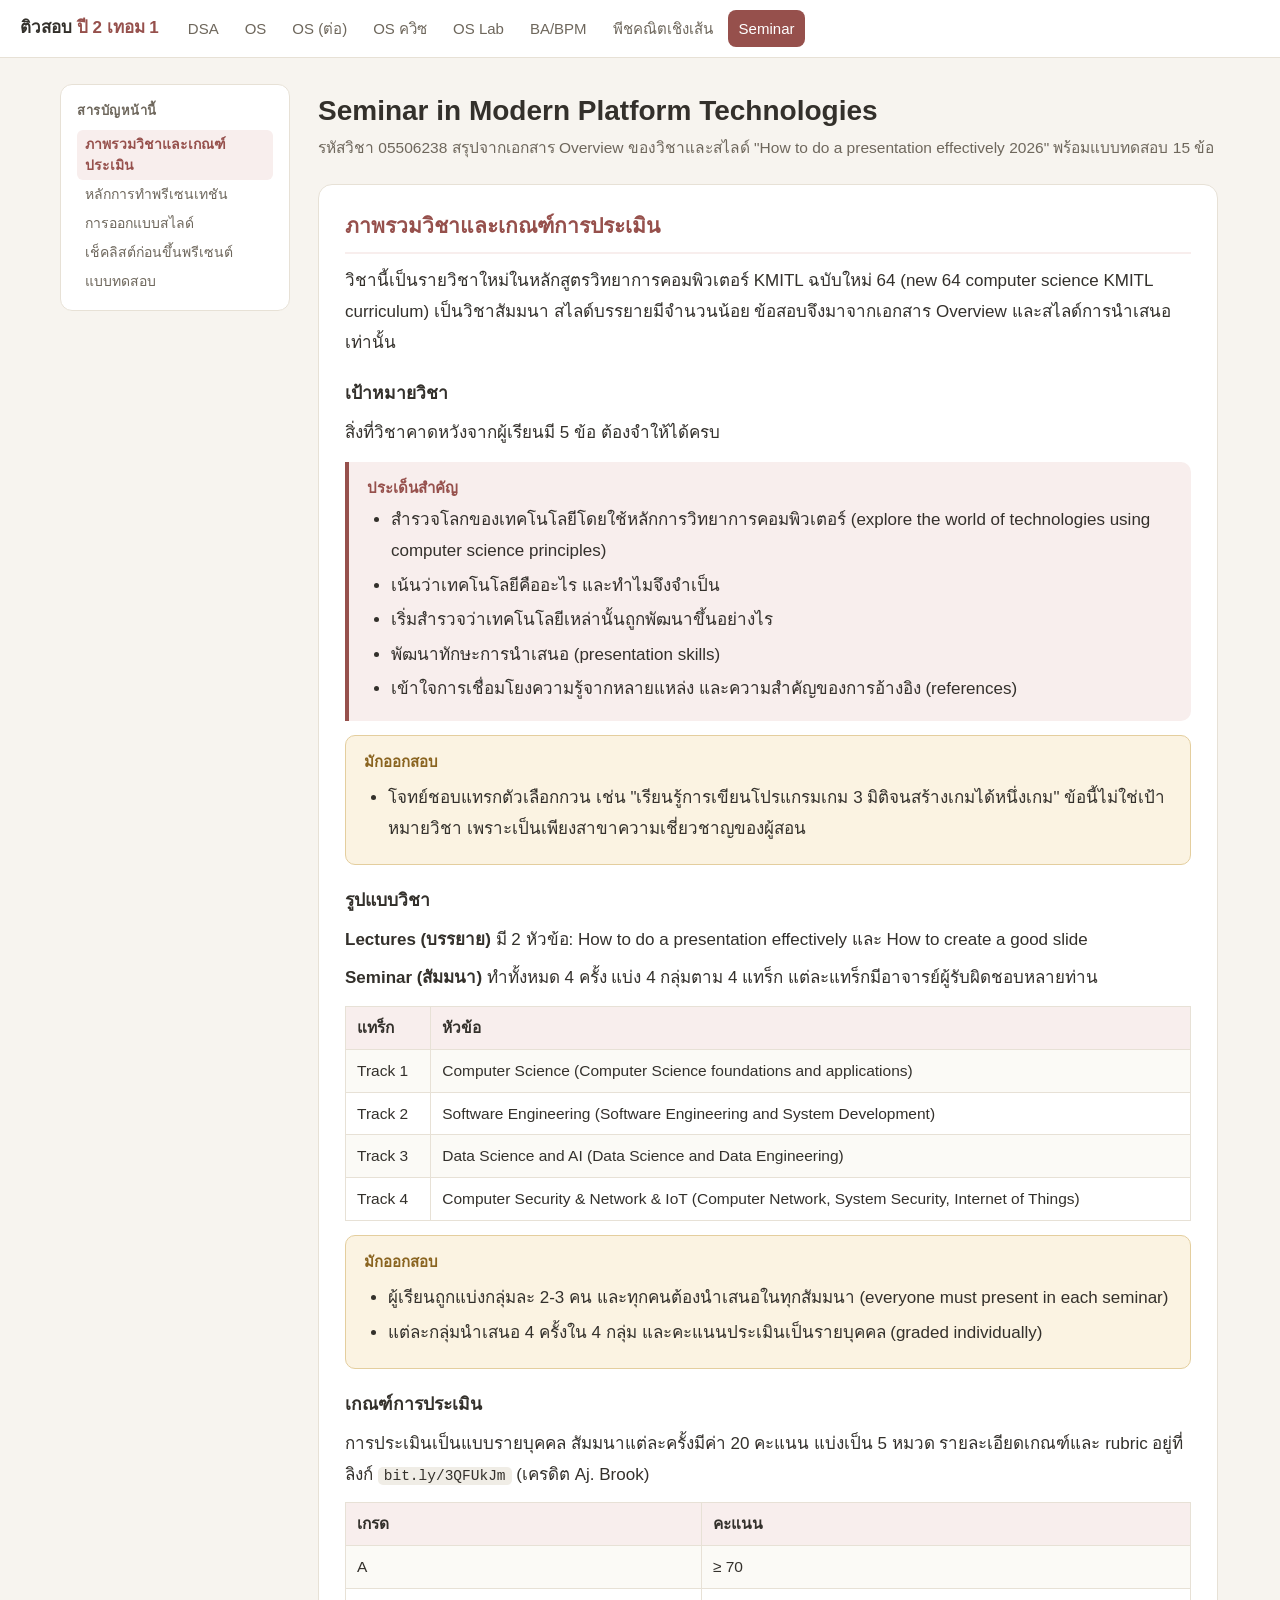
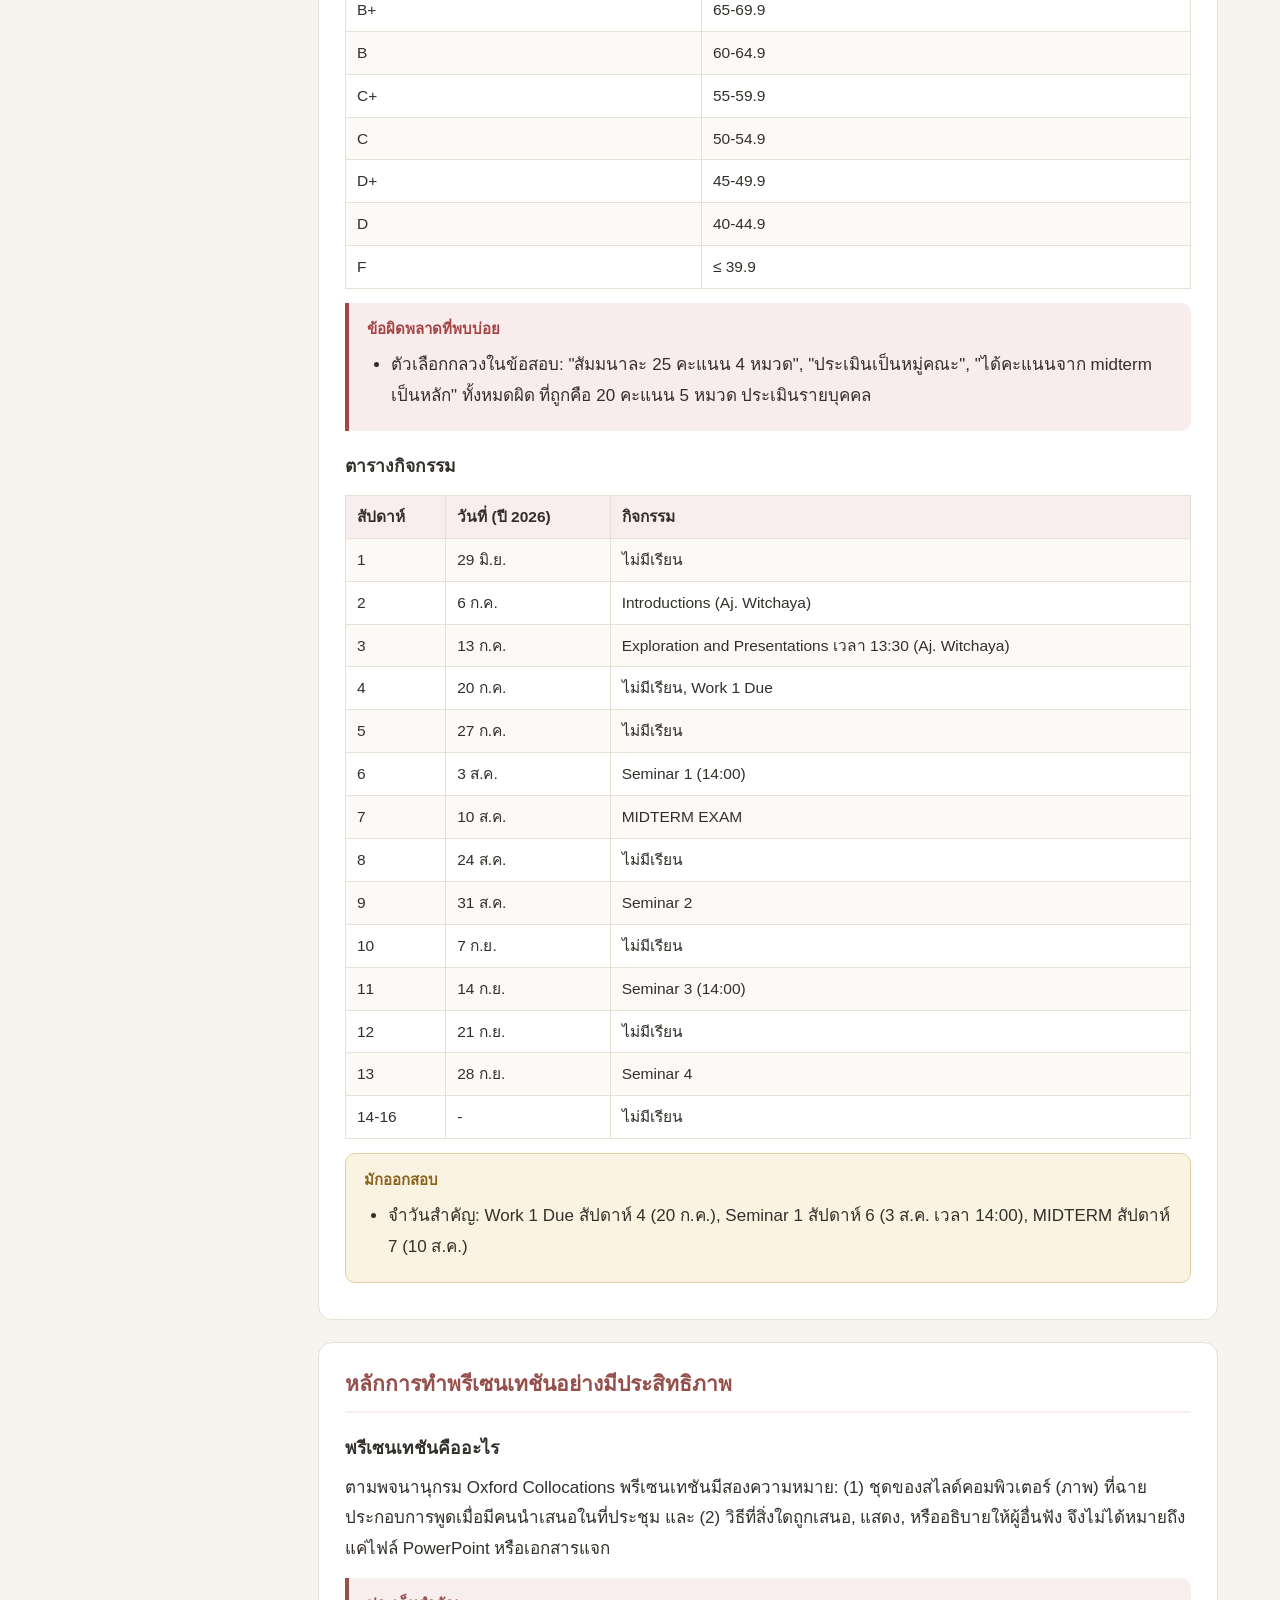
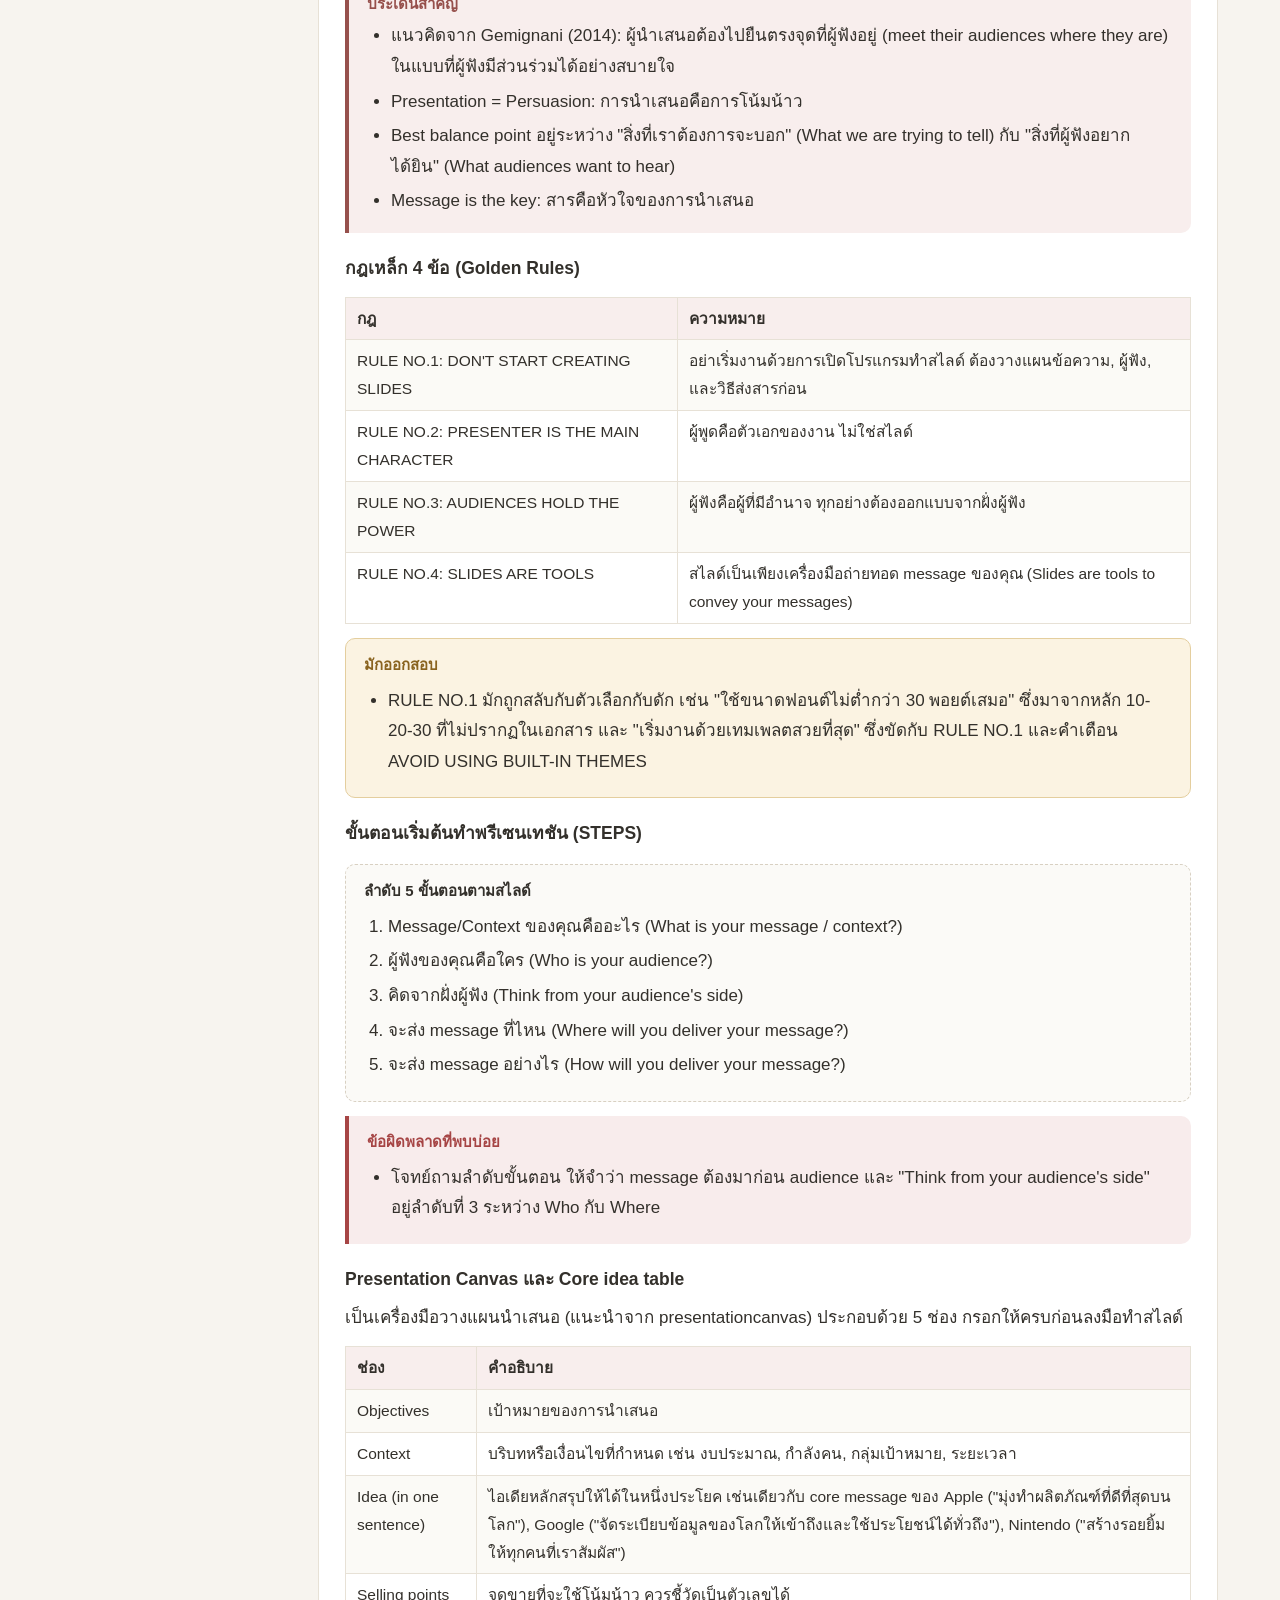
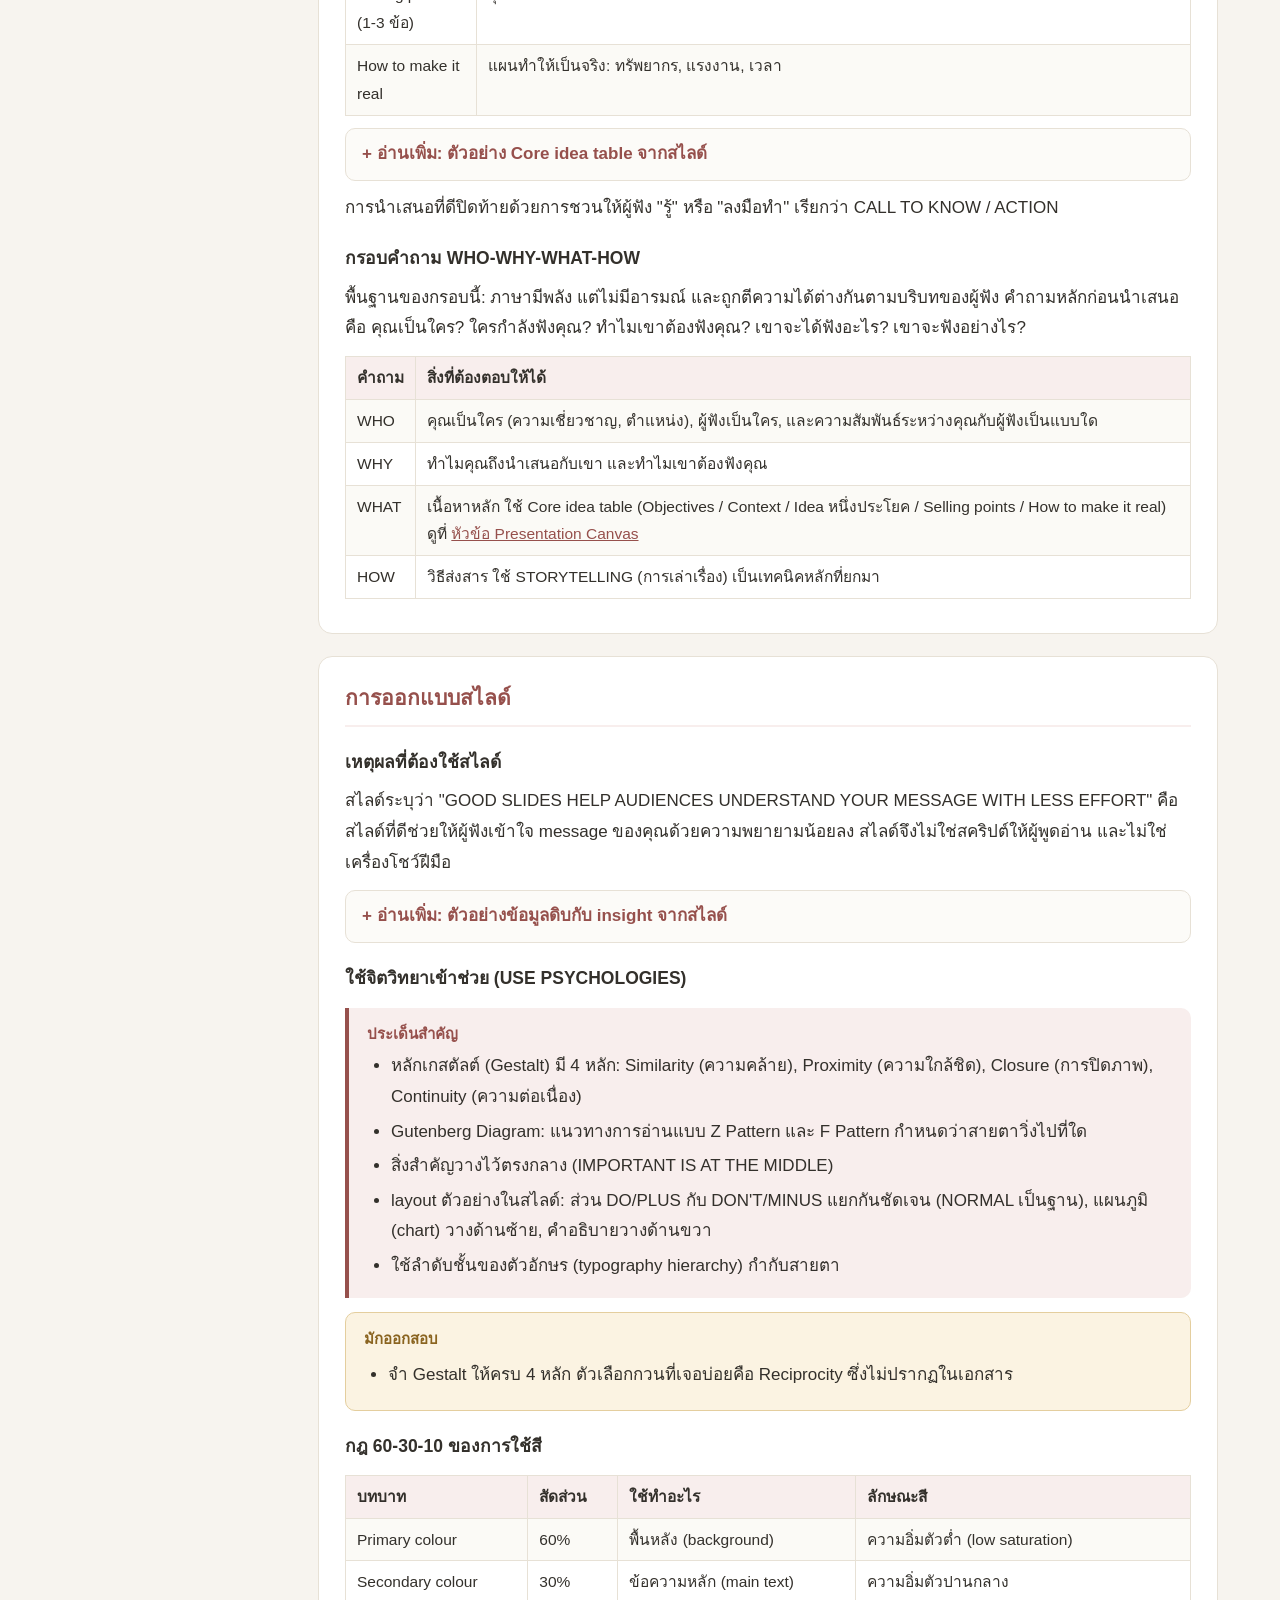
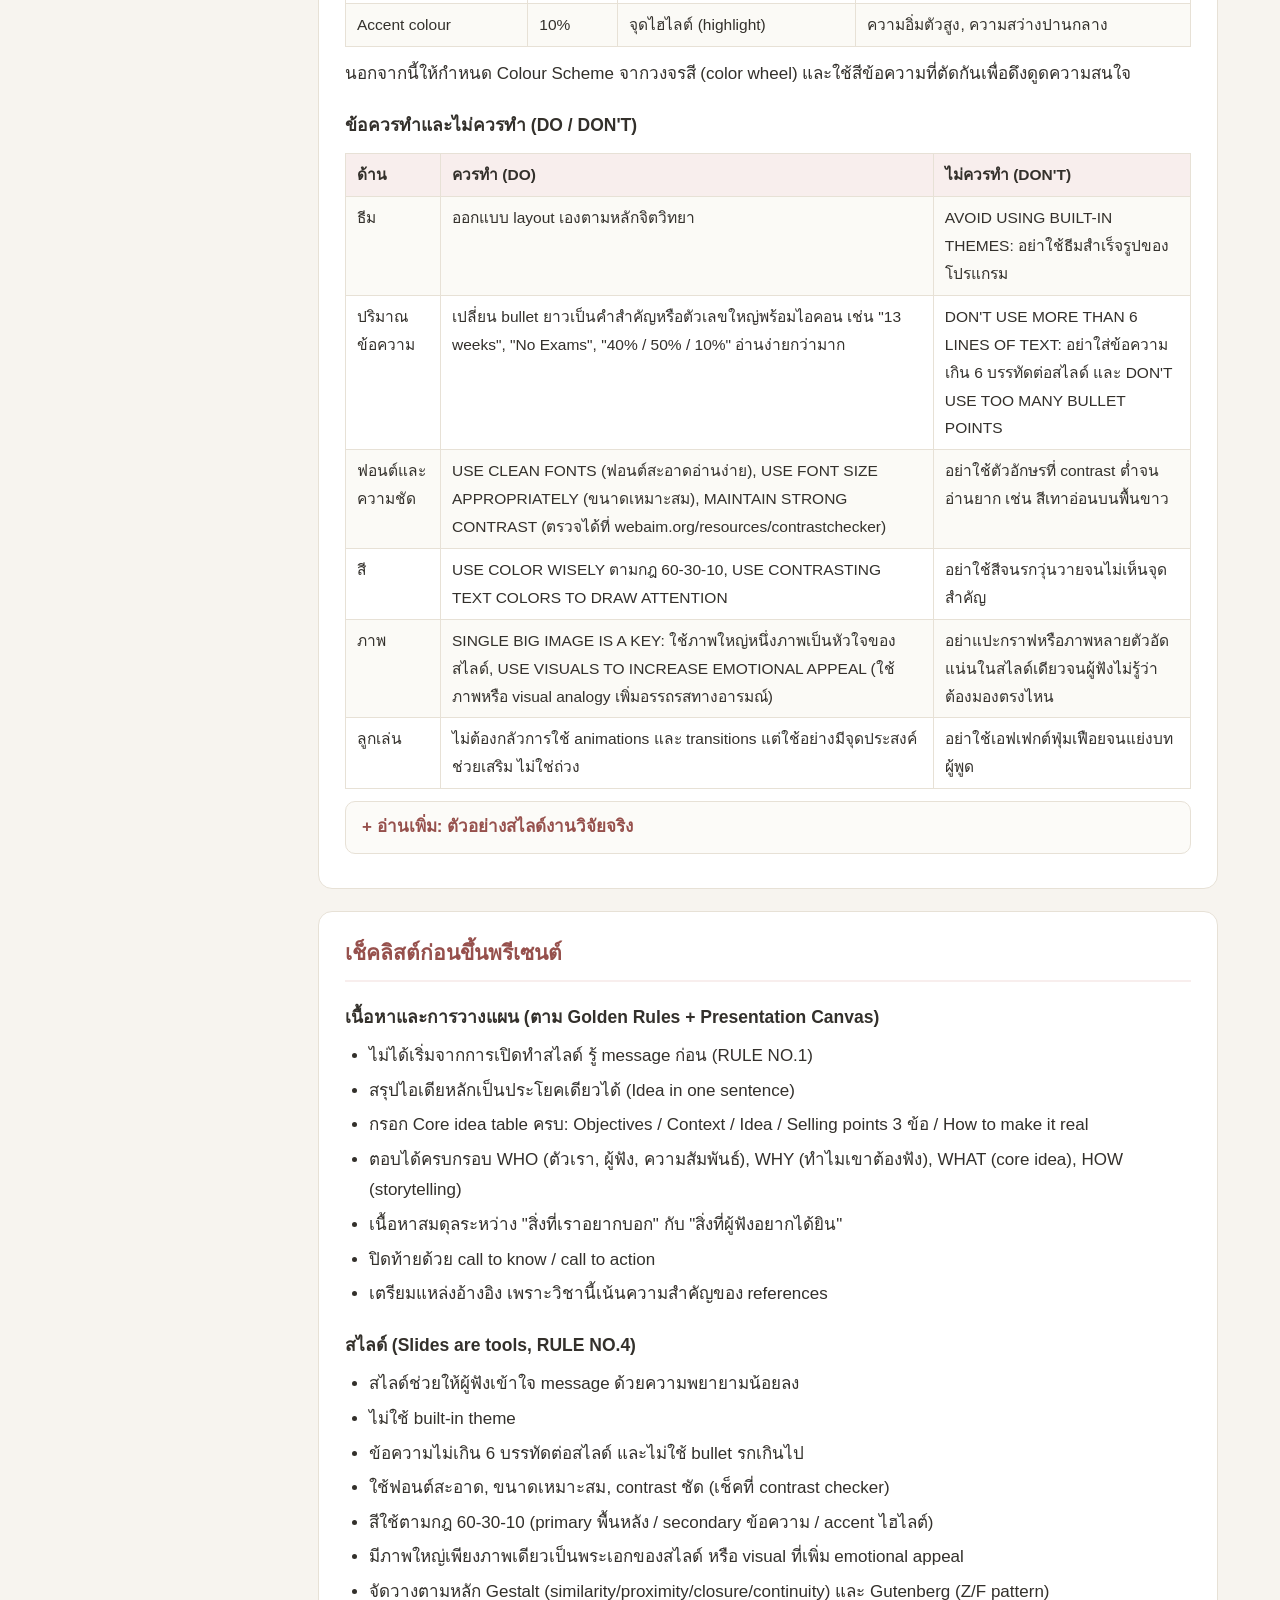
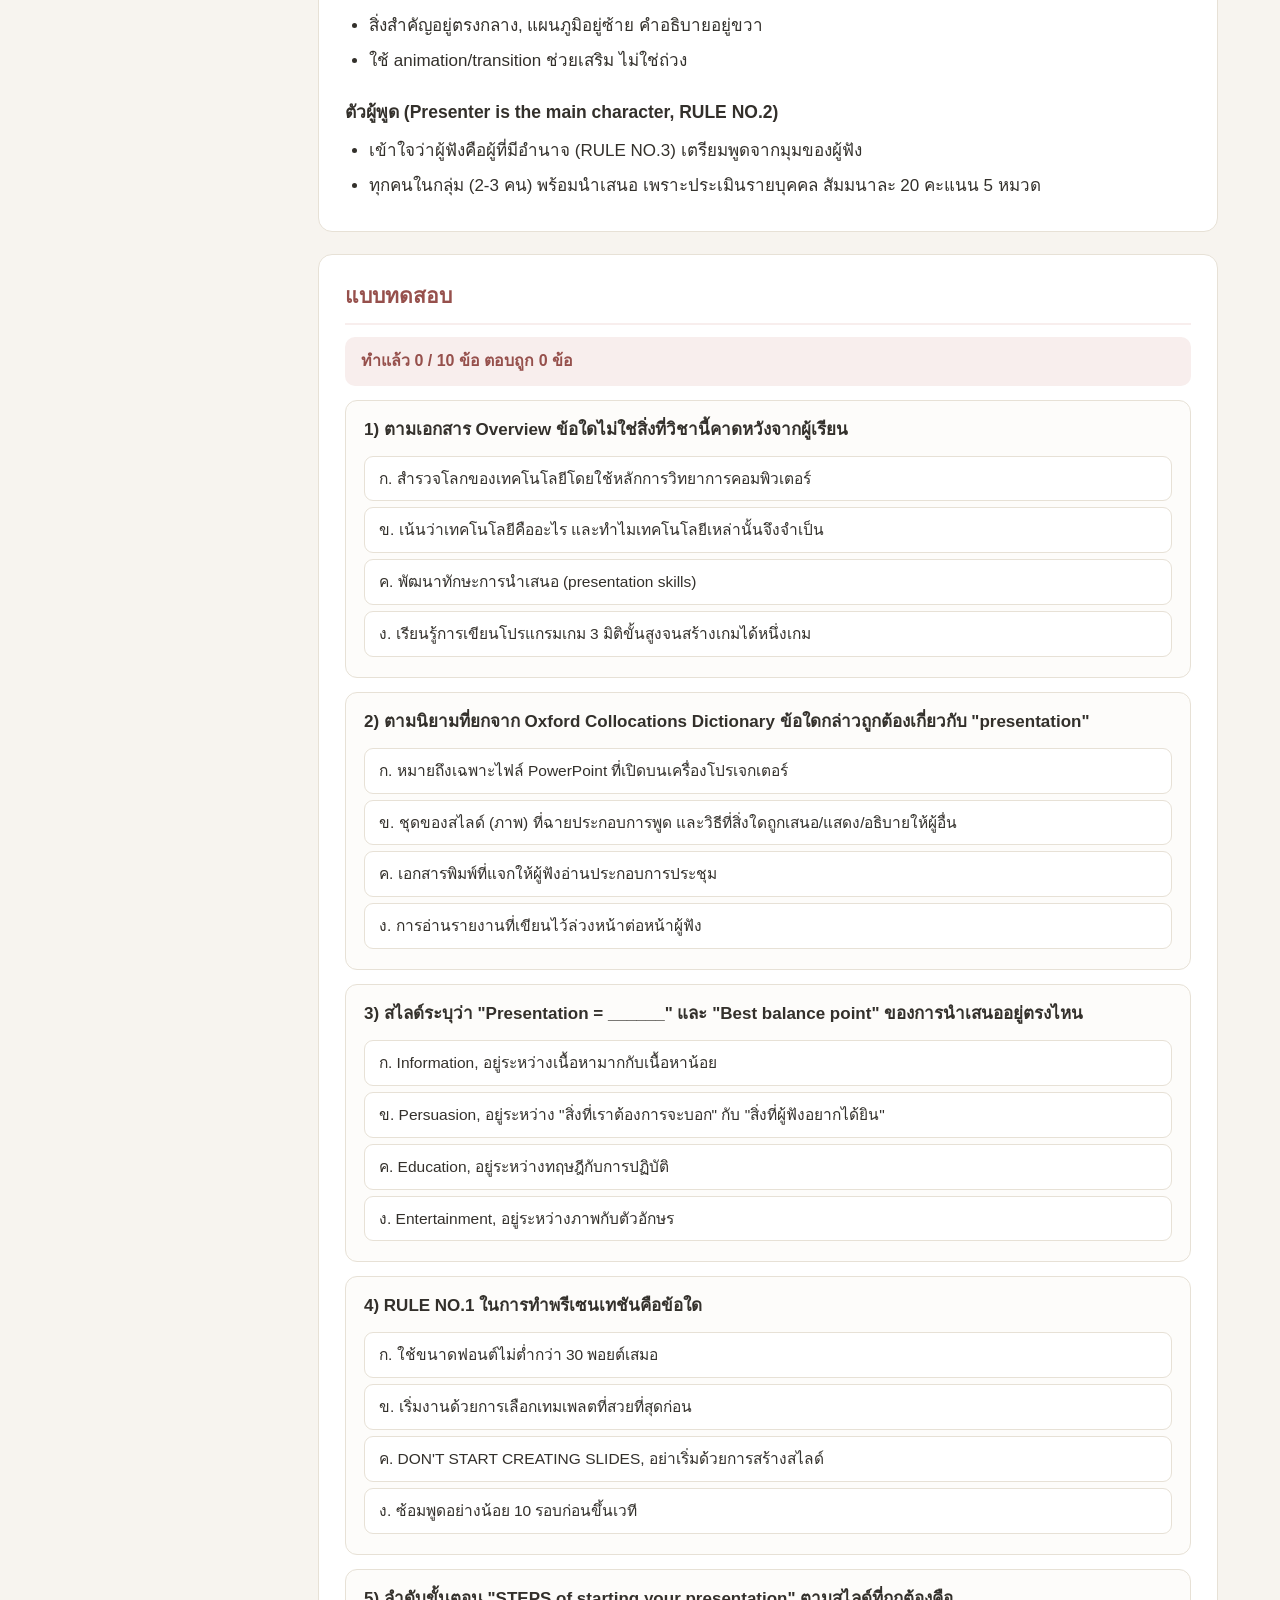
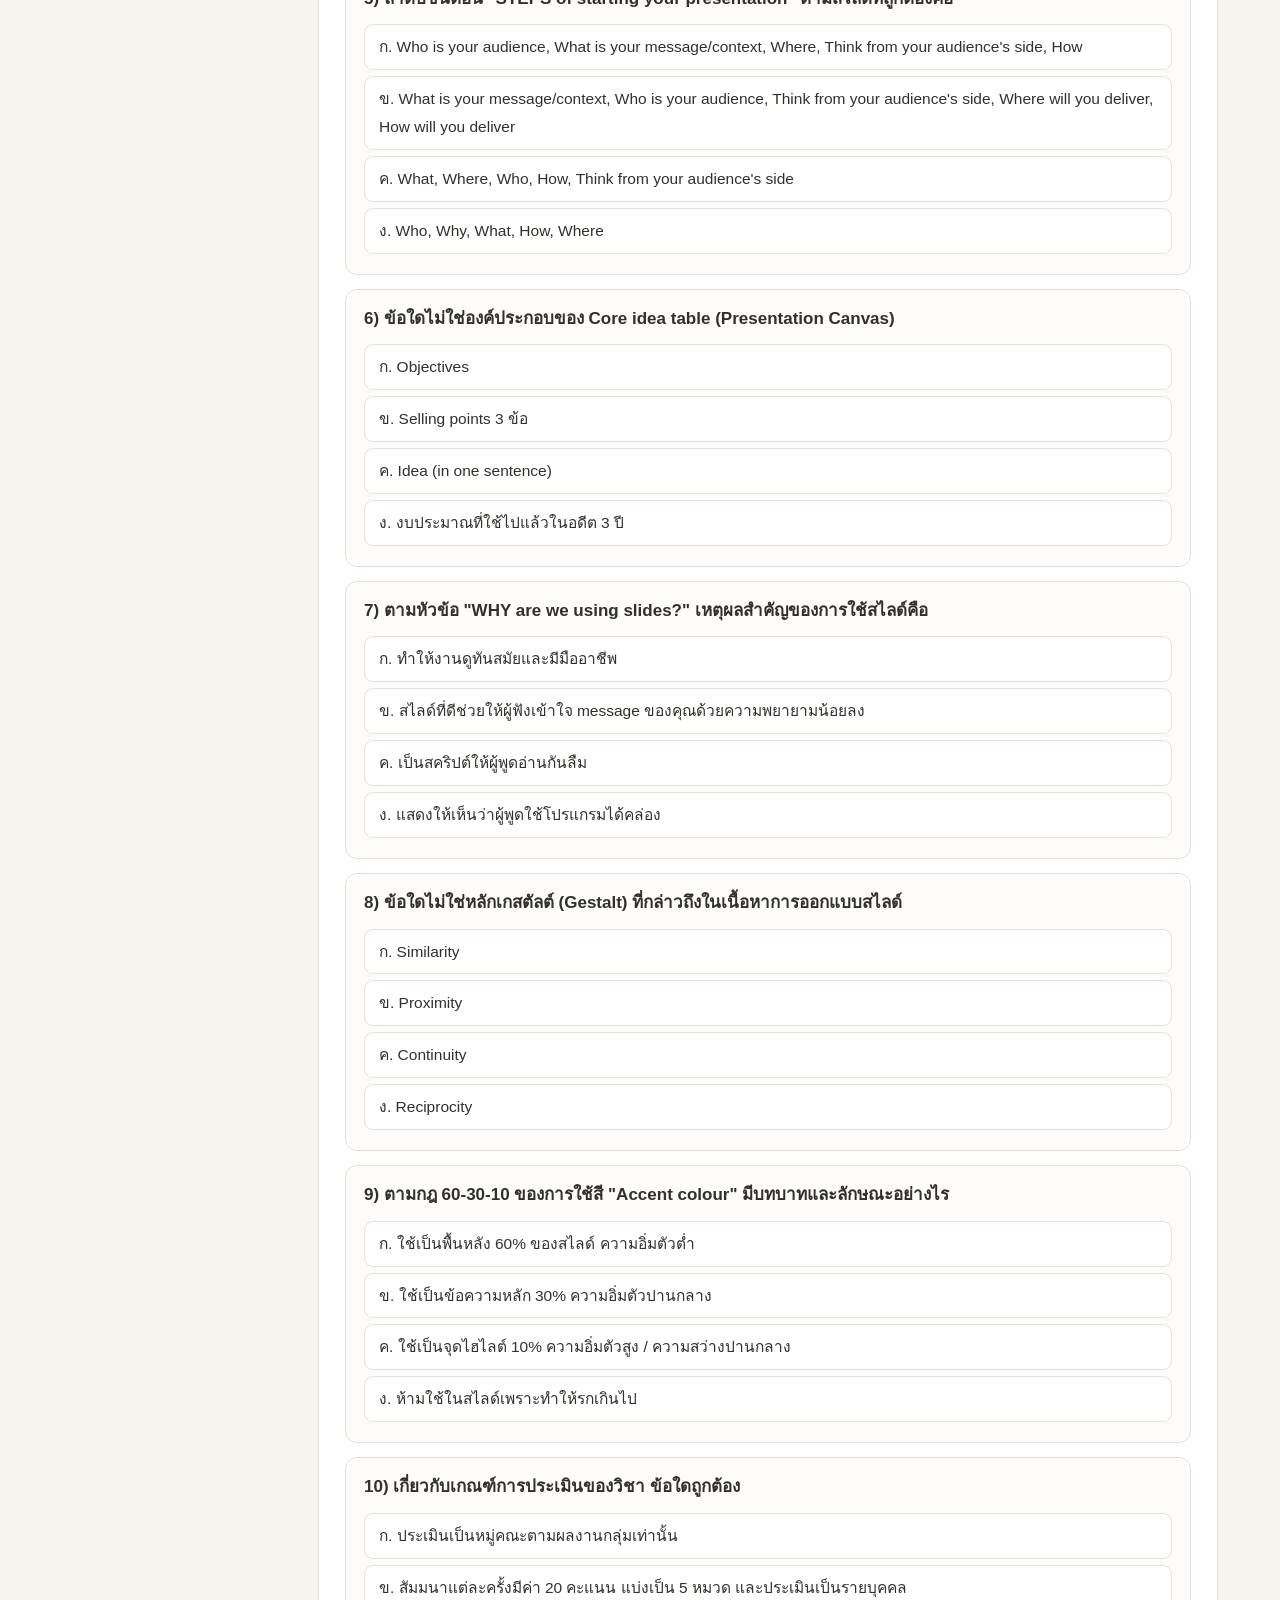
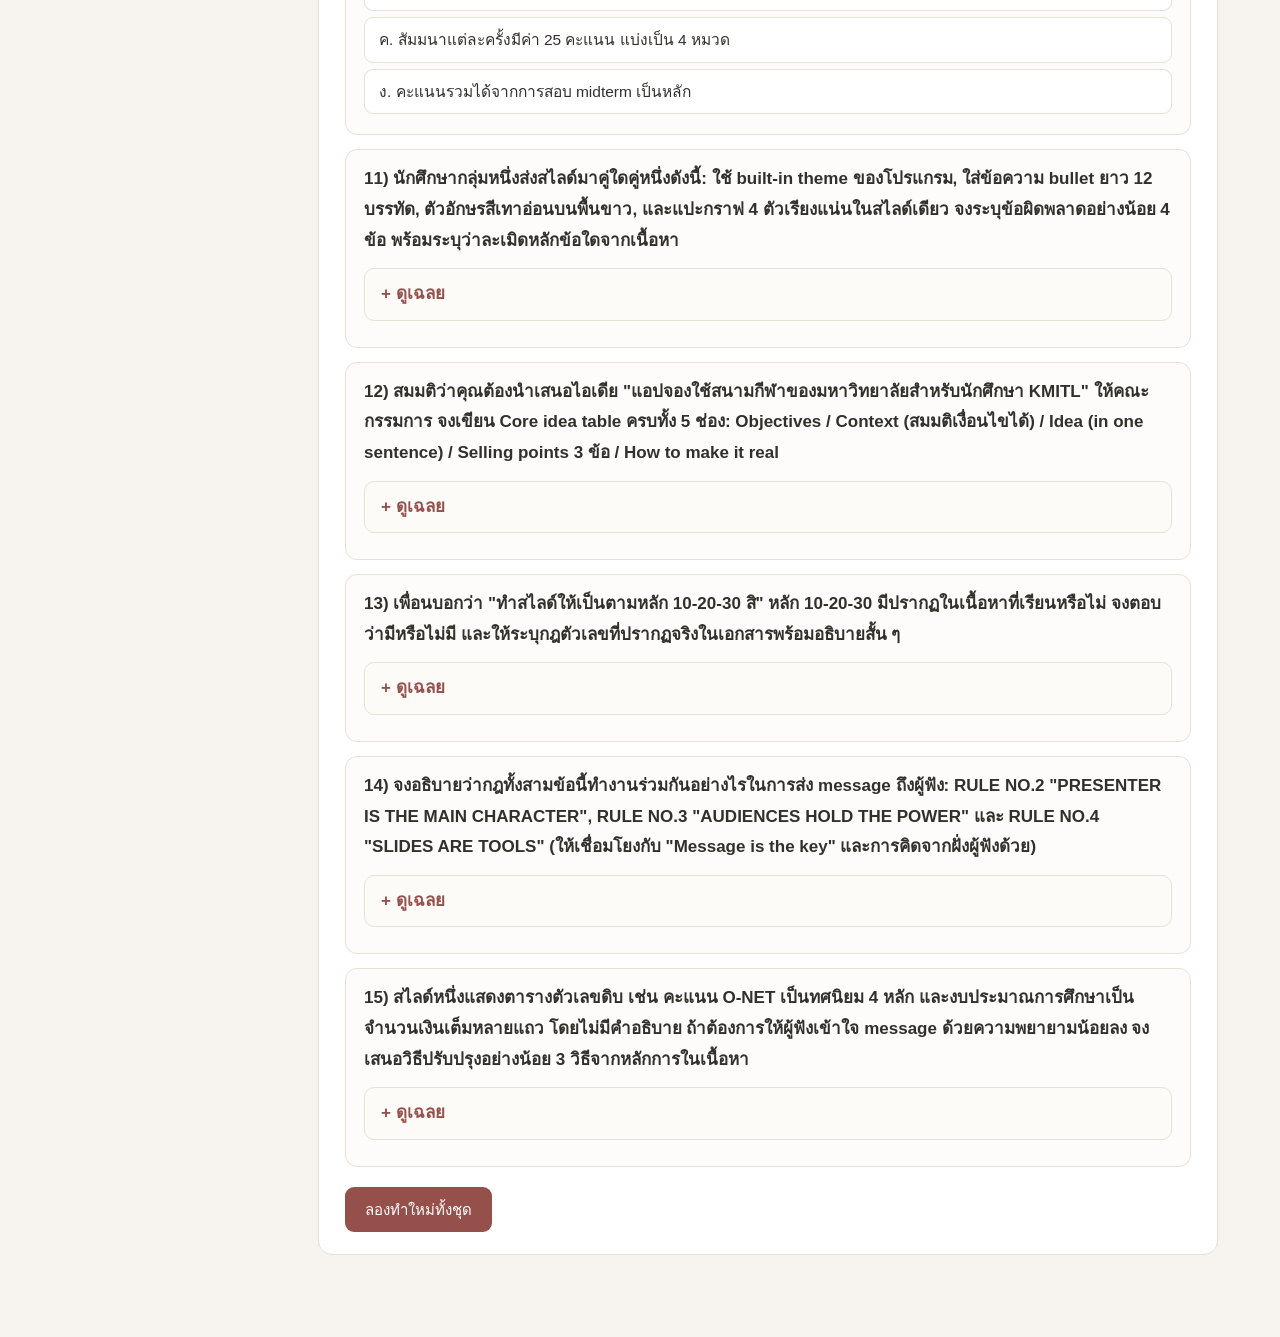
<file: seminar.html>
<!DOCTYPE html>
<html lang="th">
<head>
<meta charset="UTF-8">
<meta name="viewport" content="width=device-width, initial-scale=1.0">
<title>Seminar in Modern Platform Technologies | ติวสอบ ปี 2 เทอม 1</title>
<link rel="stylesheet" href="assets/style.css">
</head>
<body data-subject="seminar">
<header class="topbar">
  <a class="brand" href="index.html">ติวสอบ <span>ปี 2 เทอม 1</span></a>
  <nav class="subject-nav">
    <a href="dsa.html">DSA</a>
    <a href="os.html">OS</a>
    <a href="os-2.html">OS (ต่อ)</a>
    <a href="os-quiz.html">OS ควิซ</a>
    <a href="oslab.html">OS Lab</a>
    <a href="bpm.html">BA/BPM</a>
    <a href="linear.html">พีชคณิตเชิงเส้น</a>
    <a href="seminar.html" class="active">Seminar</a>
  </nav>
</header>
<div class="layout">
  <aside class="toc">
    <div class="toc-title">สารบัญหน้านี้</div>
    <a href="#sec1">ภาพรวมวิชาและเกณฑ์ประเมิน</a>
    <a href="#sec2">หลักการทำพรีเซนเทชัน</a>
    <a href="#sec3">การออกแบบสไลด์</a>
    <a href="#sec4">เช็คลิสต์ก่อนขึ้นพรีเซนต์</a>
    <a href="#quiz">แบบทดสอบ</a>
  </aside>
  <main>
    <article>
      <h1>Seminar in Modern Platform Technologies</h1>
      <p class="page-sub">รหัสวิชา 05506238 สรุปจากเอกสาร Overview ของวิชาและสไลด์ "How to do a presentation effectively 2026" พร้อมแบบทดสอบ 15 ข้อ</p>

      <section id="sec1" class="card">
        <h2>ภาพรวมวิชาและเกณฑ์การประเมิน</h2>
        <p>วิชานี้เป็นรายวิชาใหม่ในหลักสูตรวิทยาการคอมพิวเตอร์ KMITL ฉบับใหม่ 64 (new 64 computer science KMITL curriculum) เป็นวิชาสัมมนา สไลด์บรรยายมีจำนวนน้อย ข้อสอบจึงมาจากเอกสาร Overview และสไลด์การนำเสนอเท่านั้น</p>

        <h3>เป้าหมายวิชา</h3>
        <p>สิ่งที่วิชาคาดหวังจากผู้เรียนมี 5 ข้อ ต้องจำให้ได้ครบ</p>
        <div class="keypoints"><div class="kp-title">ประเด็นสำคัญ</div><ul>
          <li>สำรวจโลกของเทคโนโลยีโดยใช้หลักการวิทยาการคอมพิวเตอร์ (explore the world of technologies using computer science principles)</li>
          <li>เน้นว่าเทคโนโลยีคืออะไร และทำไมจึงจำเป็น</li>
          <li>เริ่มสำรวจว่าเทคโนโลยีเหล่านั้นถูกพัฒนาขึ้นอย่างไร</li>
          <li>พัฒนาทักษะการนำเสนอ (presentation skills)</li>
          <li>เข้าใจการเชื่อมโยงความรู้จากหลายแหล่ง และความสำคัญของการอ้างอิง (references)</li>
        </ul></div>
        <div class="exam-box"><div class="kp-title">มักออกสอบ</div><ul>
          <li>โจทย์ชอบแทรกตัวเลือกกวน เช่น "เรียนรู้การเขียนโปรแกรมเกม 3 มิติจนสร้างเกมได้หนึ่งเกม" ข้อนี้ไม่ใช่เป้าหมายวิชา เพราะเป็นเพียงสาขาความเชี่ยวชาญของผู้สอน</li>
        </ul></div>

        <h3>รูปแบบวิชา</h3>
        <p><strong>Lectures (บรรยาย)</strong> มี 2 หัวข้อ: How to do a presentation effectively และ How to create a good slide</p>
        <p><strong>Seminar (สัมมนา)</strong> ทำทั้งหมด 4 ครั้ง แบ่ง 4 กลุ่มตาม 4 แทร็ก แต่ละแทร็กมีอาจารย์ผู้รับผิดชอบหลายท่าน</p>
        <table>
          <tr><th>แทร็ก</th><th>หัวข้อ</th></tr>
          <tr><td>Track 1</td><td>Computer Science (Computer Science foundations and applications)</td></tr>
          <tr><td>Track 2</td><td>Software Engineering (Software Engineering and System Development)</td></tr>
          <tr><td>Track 3</td><td>Data Science and AI (Data Science and Data Engineering)</td></tr>
          <tr><td>Track 4</td><td>Computer Security &amp; Network &amp; IoT (Computer Network, System Security, Internet of Things)</td></tr>
        </table>
        <div class="exam-box"><div class="kp-title">มักออกสอบ</div><ul>
          <li>ผู้เรียนถูกแบ่งกลุ่มละ 2-3 คน และทุกคนต้องนำเสนอในทุกสัมมนา (everyone must present in each seminar)</li>
          <li>แต่ละกลุ่มนำเสนอ 4 ครั้งใน 4 กลุ่ม และคะแนนประเมินเป็นรายบุคคล (graded individually)</li>
        </ul></div>

        <h3>เกณฑ์การประเมิน</h3>
        <p>การประเมินเป็นแบบรายบุคคล สัมมนาแต่ละครั้งมีค่า 20 คะแนน แบ่งเป็น 5 หมวด รายละเอียดเกณฑ์และ rubric อยู่ที่ลิงก์ <code>bit.ly/3QFUkJm</code> (เครดิต Aj. Brook)</p>
        <table>
          <tr><th>เกรด</th><th>คะแนน</th></tr>
          <tr><td>A</td><td>≥ 70</td></tr>
          <tr><td>B+</td><td>65-69.9</td></tr>
          <tr><td>B</td><td>60-64.9</td></tr>
          <tr><td>C+</td><td>55-59.9</td></tr>
          <tr><td>C</td><td>50-54.9</td></tr>
          <tr><td>D+</td><td>45-49.9</td></tr>
          <tr><td>D</td><td>40-44.9</td></tr>
          <tr><td>F</td><td>≤ 39.9</td></tr>
        </table>
        <div class="warn-box"><div class="kp-title">ข้อผิดพลาดที่พบบ่อย</div><ul>
          <li>ตัวเลือกกลวงในข้อสอบ: "สัมมนาละ 25 คะแนน 4 หมวด", "ประเมินเป็นหมู่คณะ", "ได้คะแนนจาก midterm เป็นหลัก" ทั้งหมดผิด ที่ถูกคือ 20 คะแนน 5 หมวด ประเมินรายบุคคล</li>
        </ul></div>

        <h3>ตารางกิจกรรม</h3>
        <table>
          <tr><th>สัปดาห์</th><th>วันที่ (ปี 2026)</th><th>กิจกรรม</th></tr>
          <tr><td>1</td><td>29 มิ.ย.</td><td>ไม่มีเรียน</td></tr>
          <tr><td>2</td><td>6 ก.ค.</td><td>Introductions (Aj. Witchaya)</td></tr>
          <tr><td>3</td><td>13 ก.ค.</td><td>Exploration and Presentations เวลา 13:30 (Aj. Witchaya)</td></tr>
          <tr><td>4</td><td>20 ก.ค.</td><td>ไม่มีเรียน, Work 1 Due</td></tr>
          <tr><td>5</td><td>27 ก.ค.</td><td>ไม่มีเรียน</td></tr>
          <tr><td>6</td><td>3 ส.ค.</td><td>Seminar 1 (14:00)</td></tr>
          <tr><td>7</td><td>10 ส.ค.</td><td>MIDTERM EXAM</td></tr>
          <tr><td>8</td><td>24 ส.ค.</td><td>ไม่มีเรียน</td></tr>
          <tr><td>9</td><td>31 ส.ค.</td><td>Seminar 2</td></tr>
          <tr><td>10</td><td>7 ก.ย.</td><td>ไม่มีเรียน</td></tr>
          <tr><td>11</td><td>14 ก.ย.</td><td>Seminar 3 (14:00)</td></tr>
          <tr><td>12</td><td>21 ก.ย.</td><td>ไม่มีเรียน</td></tr>
          <tr><td>13</td><td>28 ก.ย.</td><td>Seminar 4</td></tr>
          <tr><td>14-16</td><td>-</td><td>ไม่มีเรียน</td></tr>
        </table>
        <div class="exam-box"><div class="kp-title">มักออกสอบ</div><ul>
          <li>จำวันสำคัญ: Work 1 Due สัปดาห์ 4 (20 ก.ค.), Seminar 1 สัปดาห์ 6 (3 ส.ค. เวลา 14:00), MIDTERM สัปดาห์ 7 (10 ส.ค.)</li>
        </ul></div>
      </section>

      <section id="sec2" class="card">
        <h2>หลักการทำพรีเซนเทชันอย่างมีประสิทธิภาพ</h2>

        <h3>พรีเซนเทชันคืออะไร</h3>
        <p>ตามพจนานุกรม Oxford Collocations พรีเซนเทชันมีสองความหมาย: (1) ชุดของสไลด์คอมพิวเตอร์ (ภาพ) ที่ฉายประกอบการพูดเมื่อมีคนนำเสนอในที่ประชุม และ (2) วิธีที่สิ่งใดถูกเสนอ, แสดง, หรืออธิบายให้ผู้อื่นฟัง จึงไม่ได้หมายถึงแค่ไฟล์ PowerPoint หรือเอกสารแจก</p>
        <div class="keypoints"><div class="kp-title">ประเด็นสำคัญ</div><ul>
          <li>แนวคิดจาก Gemignani (2014): ผู้นำเสนอต้องไปยืนตรงจุดที่ผู้ฟังอยู่ (meet their audiences where they are) ในแบบที่ผู้ฟังมีส่วนร่วมได้อย่างสบายใจ</li>
          <li>Presentation = Persuasion: การนำเสนอคือการโน้มน้าว</li>
          <li>Best balance point อยู่ระหว่าง "สิ่งที่เราต้องการจะบอก" (What we are trying to tell) กับ "สิ่งที่ผู้ฟังอยากได้ยิน" (What audiences want to hear)</li>
          <li>Message is the key: สารคือหัวใจของการนำเสนอ</li>
        </ul></div>

        <h3>กฎเหล็ก 4 ข้อ (Golden Rules)</h3>
        <table>
          <tr><th>กฎ</th><th>ความหมาย</th></tr>
          <tr><td>RULE NO.1: DON'T START CREATING SLIDES</td><td>อย่าเริ่มงานด้วยการเปิดโปรแกรมทำสไลด์ ต้องวางแผนข้อความ, ผู้ฟัง, และวิธีส่งสารก่อน</td></tr>
          <tr><td>RULE NO.2: PRESENTER IS THE MAIN CHARACTER</td><td>ผู้พูดคือตัวเอกของงาน ไม่ใช่สไลด์</td></tr>
          <tr><td>RULE NO.3: AUDIENCES HOLD THE POWER</td><td>ผู้ฟังคือผู้ที่มีอำนาจ ทุกอย่างต้องออกแบบจากฝั่งผู้ฟัง</td></tr>
          <tr><td>RULE NO.4: SLIDES ARE TOOLS</td><td>สไลด์เป็นเพียงเครื่องมือถ่ายทอด message ของคุณ (Slides are tools to convey your messages)</td></tr>
        </table>
        <div class="exam-box"><div class="kp-title">มักออกสอบ</div><ul>
          <li>RULE NO.1 มักถูกสลับกับตัวเลือกกับดัก เช่น "ใช้ขนาดฟอนต์ไม่ต่ำกว่า 30 พอยต์เสมอ" ซึ่งมาจากหลัก 10-20-30 ที่ไม่ปรากฏในเอกสาร และ "เริ่มงานด้วยเทมเพลตสวยที่สุด" ซึ่งขัดกับ RULE NO.1 และคำเตือน AVOID USING BUILT-IN THEMES</li>
        </ul></div>

        <h3>ขั้นตอนเริ่มต้นทำพรีเซนเทชัน (STEPS)</h3>
        <div class="example"><div class="ex-title">ลำดับ 5 ขั้นตอนตามสไลด์</div><ol>
          <li>Message/Context ของคุณคืออะไร (What is your message / context?)</li>
          <li>ผู้ฟังของคุณคือใคร (Who is your audience?)</li>
          <li>คิดจากฝั่งผู้ฟัง (Think from your audience's side)</li>
          <li>จะส่ง message ที่ไหน (Where will you deliver your message?)</li>
          <li>จะส่ง message อย่างไร (How will you deliver your message?)</li>
        </ol></div>
        <div class="warn-box"><div class="kp-title">ข้อผิดพลาดที่พบบ่อย</div><ul>
          <li>โจทย์ถามลำดับขั้นตอน ให้จำว่า message ต้องมาก่อน audience และ "Think from your audience's side" อยู่ลำดับที่ 3 ระหว่าง Who กับ Where</li>
        </ul></div>

        <h3 id="canvas">Presentation Canvas และ Core idea table</h3>
        <p>เป็นเครื่องมือวางแผนนำเสนอ (แนะนำจาก presentationcanvas) ประกอบด้วย 5 ช่อง กรอกให้ครบก่อนลงมือทำสไลด์</p>
        <table>
          <tr><th>ช่อง</th><th>คำอธิบาย</th></tr>
          <tr><td>Objectives</td><td>เป้าหมายของการนำเสนอ</td></tr>
          <tr><td>Context</td><td>บริบทหรือเงื่อนไขที่กำหนด เช่น งบประมาณ, กำลังคน, กลุ่มเป้าหมาย, ระยะเวลา</td></tr>
          <tr><td>Idea (in one sentence)</td><td>ไอเดียหลักสรุปให้ได้ในหนึ่งประโยค เช่นเดียวกับ core message ของ Apple ("มุ่งทำผลิตภัณฑ์ที่ดีที่สุดบนโลก"), Google ("จัดระเบียบข้อมูลของโลกให้เข้าถึงและใช้ประโยชน์ได้ทั่วถึง"), Nintendo ("สร้างรอยยิ้มให้ทุกคนที่เราสัมผัส")</td></tr>
          <tr><td>Selling points (1-3 ข้อ)</td><td>จุดขายที่จะใช้โน้มน้าว ควรชี้วัดเป็นตัวเลขได้</td></tr>
          <tr><td>How to make it real</td><td>แผนทำให้เป็นจริง: ทรัพยากร, แรงงาน, เวลา</td></tr>
        </table>
        <details class="more"><summary>อ่านเพิ่ม: ตัวอย่าง Core idea table จากสไลด์</summary><div>
          <p><strong>Great Wall of China (กำแพงเมืองจีน)</strong></p>
          <ul>
            <li>Objectives: ป้องกันประเทศ</li>
            <li>Context: งบไม่จำกัด, ทหารพร้อม 10,000 นาย, พร้อมใน 5 ปี</li>
            <li>Idea: สร้างกำแพงล้อมรอบประเทศ</li>
            <li>Selling points: ป้องกันศัตรู, กำหนดเขตแดนที่เป็นรูปธรรม, แสดงความแข็งแกร่ง</li>
            <li>How to make it real: อิฐราว 3,873,000,000 ก้อน, แรงงานหลายล้านคน, งานนับร้อยปี</li>
          </ul>
          <p><strong>Nespresso</strong></p>
          <ul>
            <li>Objectives: ทำให้คนเพลิดเพลินกับกาแฟคุณภาพสูงที่บ้าน</li>
            <li>Context: งบ prototype 250,000 ยูโร, กลุ่มเป้าหมายคือ millennial</li>
            <li>Idea: เครื่องชงกาแฟแบบแคปซูลพร้อมบริการจัดส่ง</li>
            <li>Selling points: ชงกาแฟที่แรงดัน 8 bars, กาแฟคุณภาพสูงอย่างง่ายดาย, พร้อมดื่มในไม่ถึง 30 วินาที</li>
          </ul>
        </div></details>
        <p>การนำเสนอที่ดีปิดท้ายด้วยการชวนให้ผู้ฟัง "รู้" หรือ "ลงมือทำ" เรียกว่า CALL TO KNOW / ACTION</p>

        <h3>กรอบคำถาม WHO-WHY-WHAT-HOW</h3>
        <p>พื้นฐานของกรอบนี้: ภาษามีพลัง แต่ไม่มีอารมณ์ และถูกตีความได้ต่างกันตามบริบทของผู้ฟัง คำถามหลักก่อนนำเสนอคือ คุณเป็นใคร? ใครกำลังฟังคุณ? ทำไมเขาต้องฟังคุณ? เขาจะได้ฟังอะไร? เขาจะฟังอย่างไร?</p>
        <table>
          <tr><th>คำถาม</th><th>สิ่งที่ต้องตอบให้ได้</th></tr>
          <tr><td>WHO</td><td>คุณเป็นใคร (ความเชี่ยวชาญ, ตำแหน่ง), ผู้ฟังเป็นใคร, และความสัมพันธ์ระหว่างคุณกับผู้ฟังเป็นแบบใด</td></tr>
          <tr><td>WHY</td><td>ทำไมคุณถึงนำเสนอกับเขา และทำไมเขาต้องฟังคุณ</td></tr>
          <tr><td>WHAT</td><td>เนื้อหาหลัก ใช้ Core idea table (Objectives / Context / Idea หนึ่งประโยค / Selling points / How to make it real) ดูที่ <a href="#canvas">หัวข้อ Presentation Canvas</a></td></tr>
          <tr><td>HOW</td><td>วิธีส่งสาร ใช้ STORYTELLING (การเล่าเรื่อง) เป็นเทคนิคหลักที่ยกมา</td></tr>
        </table>
      </section>

      <section id="sec3" class="card">
        <h2>การออกแบบสไลด์</h2>

        <h3>เหตุผลที่ต้องใช้สไลด์</h3>
        <p>สไลด์ระบุว่า "GOOD SLIDES HELP AUDIENCES UNDERSTAND YOUR MESSAGE WITH LESS EFFORT" คือสไลด์ที่ดีช่วยให้ผู้ฟังเข้าใจ message ของคุณด้วยความพยายามน้อยลง สไลด์จึงไม่ใช่สคริปต์ให้ผู้พูดอ่าน และไม่ใช่เครื่องโชว์ฝีมือ</p>
        <details class="more"><summary>อ่านเพิ่ม: ตัวอย่างข้อมูลดิบกับ insight จากสไลด์</summary><div>
          <p>สไลด์เปรียบเทียบการนำเสนอข้อมูลดิบ (คะแนน O-NET, งบประมาณการศึกษาเป็นตัวเลขเต็ม) กับการใช้แผนภูมิบวกประโยคสรุป insight เช่น "คุณภาพการศึกษา (O-NET) ของกรุงเทพฯ สูงกว่าค่าเฉลี่ยอย่างมีนัยสำคัญ" และ "กรุงเทพฯ ได้รับงบการศึกษามากกว่า 82.50% ของงบทั้งประเทศ แต่มีโรงเรียนเพียง 3.60% ของทั้งหมด" ซึ่งสื่อสารสาระได้ชัดเจนกว่ามาก</p>
        </div></details>

        <h3>ใช้จิตวิทยาเข้าช่วย (USE PSYCHOLOGIES)</h3>
        <div class="keypoints"><div class="kp-title">ประเด็นสำคัญ</div><ul>
          <li>หลักเกสตัลต์ (Gestalt) มี 4 หลัก: Similarity (ความคล้าย), Proximity (ความใกล้ชิด), Closure (การปิดภาพ), Continuity (ความต่อเนื่อง)</li>
          <li>Gutenberg Diagram: แนวทางการอ่านแบบ Z Pattern และ F Pattern กำหนดว่าสายตาวิ่งไปที่ใด</li>
          <li>สิ่งสำคัญวางไว้ตรงกลาง (IMPORTANT IS AT THE MIDDLE)</li>
          <li>layout ตัวอย่างในสไลด์: ส่วน DO/PLUS กับ DON'T/MINUS แยกกันชัดเจน (NORMAL เป็นฐาน), แผนภูมิ (chart) วางด้านซ้าย, คำอธิบายวางด้านขวา</li>
          <li>ใช้ลำดับชั้นของตัวอักษร (typography hierarchy) กำกับสายตา</li>
        </ul></div>
        <div class="exam-box"><div class="kp-title">มักออกสอบ</div><ul>
          <li>จำ Gestalt ให้ครบ 4 หลัก ตัวเลือกกวนที่เจอบ่อยคือ Reciprocity ซึ่งไม่ปรากฏในเอกสาร</li>
        </ul></div>

        <h3>กฎ 60-30-10 ของการใช้สี</h3>
        <table>
          <tr><th>บทบาท</th><th>สัดส่วน</th><th>ใช้ทำอะไร</th><th>ลักษณะสี</th></tr>
          <tr><td>Primary colour</td><td>60%</td><td>พื้นหลัง (background)</td><td>ความอิ่มตัวต่ำ (low saturation)</td></tr>
          <tr><td>Secondary colour</td><td>30%</td><td>ข้อความหลัก (main text)</td><td>ความอิ่มตัวปานกลาง</td></tr>
          <tr><td>Accent colour</td><td>10%</td><td>จุดไฮไลต์ (highlight)</td><td>ความอิ่มตัวสูง, ความสว่างปานกลาง</td></tr>
        </table>
        <p>นอกจากนี้ให้กำหนด Colour Scheme จากวงจรสี (color wheel) และใช้สีข้อความที่ตัดกันเพื่อดึงดูดความสนใจ</p>

        <h3>ข้อควรทำและไม่ควรทำ (DO / DON'T)</h3>
        <table>
          <tr><th>ด้าน</th><th>ควรทำ (DO)</th><th>ไม่ควรทำ (DON'T)</th></tr>
          <tr><td>ธีม</td><td>ออกแบบ layout เองตามหลักจิตวิทยา</td><td>AVOID USING BUILT-IN THEMES: อย่าใช้ธีมสำเร็จรูปของโปรแกรม</td></tr>
          <tr><td>ปริมาณข้อความ</td><td>เปลี่ยน bullet ยาวเป็นคำสำคัญหรือตัวเลขใหญ่พร้อมไอคอน เช่น "13 weeks", "No Exams", "40% / 50% / 10%" อ่านง่ายกว่ามาก</td><td>DON'T USE MORE THAN 6 LINES OF TEXT: อย่าใส่ข้อความเกิน 6 บรรทัดต่อสไลด์ และ DON'T USE TOO MANY BULLET POINTS</td></tr>
          <tr><td>ฟอนต์และความชัด</td><td>USE CLEAN FONTS (ฟอนต์สะอาดอ่านง่าย), USE FONT SIZE APPROPRIATELY (ขนาดเหมาะสม), MAINTAIN STRONG CONTRAST (ตรวจได้ที่ webaim.org/resources/contrastchecker)</td><td>อย่าใช้ตัวอักษรที่ contrast ต่ำจนอ่านยาก เช่น สีเทาอ่อนบนพื้นขาว</td></tr>
          <tr><td>สี</td><td>USE COLOR WISELY ตามกฎ 60-30-10, USE CONTRASTING TEXT COLORS TO DRAW ATTENTION</td><td>อย่าใช้สีจนรกวุ่นวายจนไม่เห็นจุดสำคัญ</td></tr>
          <tr><td>ภาพ</td><td>SINGLE BIG IMAGE IS A KEY: ใช้ภาพใหญ่หนึ่งภาพเป็นหัวใจของสไลด์, USE VISUALS TO INCREASE EMOTIONAL APPEAL (ใช้ภาพหรือ visual analogy เพิ่มอรรถรสทางอารมณ์)</td><td>อย่าแปะกราฟหรือภาพหลายตัวอัดแน่นในสไลด์เดียวจนผู้ฟังไม่รู้ว่าต้องมองตรงไหน</td></tr>
          <tr><td>ลูกเล่น</td><td>ไม่ต้องกลัวการใช้ animations และ transitions แต่ใช้อย่างมีจุดประสงค์ ช่วยเสริม ไม่ใช่ถ่วง</td><td>อย่าใช้เอฟเฟกต์ฟุ่มเฟือยจนแย่งบทผู้พูด</td></tr>
        </table>
        <details class="more"><summary>อ่านเพิ่ม: ตัวอย่างสไลด์งานวิจัยจริง</summary><div>
          <p>สไลด์ยกตัวอย่างงานวิจัย "Death Escape" (ประชุม VR ที่สิงคโปร์ ปี 2018) เป็นแบบแผนสไลด์ Title / Overview / Contents ที่เป็นระเบียบ</p>
        </div></details>
      </section>

      <section id="sec4" class="card">
        <h2>เช็คลิสต์ก่อนขึ้นพรีเซนต์</h2>

        <h3>เนื้อหาและการวางแผน (ตาม Golden Rules + Presentation Canvas)</h3>
        <ul>
          <li>ไม่ได้เริ่มจากการเปิดทำสไลด์ รู้ message ก่อน (RULE NO.1)</li>
          <li>สรุปไอเดียหลักเป็นประโยคเดียวได้ (Idea in one sentence)</li>
          <li>กรอก Core idea table ครบ: Objectives / Context / Idea / Selling points 3 ข้อ / How to make it real</li>
          <li>ตอบได้ครบกรอบ WHO (ตัวเรา, ผู้ฟัง, ความสัมพันธ์), WHY (ทำไมเขาต้องฟัง), WHAT (core idea), HOW (storytelling)</li>
          <li>เนื้อหาสมดุลระหว่าง "สิ่งที่เราอยากบอก" กับ "สิ่งที่ผู้ฟังอยากได้ยิน"</li>
          <li>ปิดท้ายด้วย call to know / call to action</li>
          <li>เตรียมแหล่งอ้างอิง เพราะวิชานี้เน้นความสำคัญของ references</li>
        </ul>

        <h3>สไลด์ (Slides are tools, RULE NO.4)</h3>
        <ul>
          <li>สไลด์ช่วยให้ผู้ฟังเข้าใจ message ด้วยความพยายามน้อยลง</li>
          <li>ไม่ใช้ built-in theme</li>
          <li>ข้อความไม่เกิน 6 บรรทัดต่อสไลด์ และไม่ใช้ bullet รกเกินไป</li>
          <li>ใช้ฟอนต์สะอาด, ขนาดเหมาะสม, contrast ชัด (เช็คที่ contrast checker)</li>
          <li>สีใช้ตามกฎ 60-30-10 (primary พื้นหลัง / secondary ข้อความ / accent ไฮไลต์)</li>
          <li>มีภาพใหญ่เพียงภาพเดียวเป็นพระเอกของสไลด์ หรือ visual ที่เพิ่ม emotional appeal</li>
          <li>จัดวางตามหลัก Gestalt (similarity/proximity/closure/continuity) และ Gutenberg (Z/F pattern)</li>
          <li>สิ่งสำคัญอยู่ตรงกลาง, แผนภูมิอยู่ซ้าย คำอธิบายอยู่ขวา</li>
          <li>ใช้ animation/transition ช่วยเสริม ไม่ใช่ถ่วง</li>
        </ul>

        <h3>ตัวผู้พูด (Presenter is the main character, RULE NO.2)</h3>
        <ul>
          <li>เข้าใจว่าผู้ฟังคือผู้ที่มีอำนาจ (RULE NO.3) เตรียมพูดจากมุมของผู้ฟัง</li>
          <li>ทุกคนในกลุ่ม (2-3 คน) พร้อมนำเสนอ เพราะประเมินรายบุคคล สัมมนาละ 20 คะแนน 5 หมวด</li>
        </ul>
      </section>

      <section id="quiz" class="card quiz" data-quiz>
        <h2>แบบทดสอบ</h2>
        <div class="quiz-status"></div>

        <div class="q" data-answer="D">
          <p class="q-text">1) ตามเอกสาร Overview ข้อใดไม่ใช่สิ่งที่วิชานี้คาดหวังจากผู้เรียน</p>
          <button class="choice" data-k="A">ก. สำรวจโลกของเทคโนโลยีโดยใช้หลักการวิทยาการคอมพิวเตอร์</button>
          <button class="choice" data-k="B">ข. เน้นว่าเทคโนโลยีคืออะไร และทำไมเทคโนโลยีเหล่านั้นจึงจำเป็น</button>
          <button class="choice" data-k="C">ค. พัฒนาทักษะการนำเสนอ (presentation skills)</button>
          <button class="choice" data-k="D">ง. เรียนรู้การเขียนโปรแกรมเกม 3 มิติขั้นสูงจนสร้างเกมได้หนึ่งเกม</button>
          <div class="q-explain">เฉลย ง: สิ่งที่วิชาคาดหวังตาม Overview คือ สำรวจโลกของเทคโนโลยีด้วยหลักการ CS, เน้นว่าเทคโนโลยีคืออะไรและทำไมจึงจำเป็น, เริ่มสำรวจว่าพัฒนาขึ้นอย่างไร, พัฒนา presentation skills และเข้าใจการเชื่อมโยงความรู้จากหลายแหล่งกับความสำคัญของ references การสร้างเกม 3 มิติไม่ได้อยู่ในเป้าหมายวิชา (เป็นเพียงสาขาความเชี่ยวชาญของผู้สอน)</div>
        </div>

        <div class="q" data-answer="B">
          <p class="q-text">2) ตามนิยามที่ยกจาก Oxford Collocations Dictionary ข้อใดกล่าวถูกต้องเกี่ยวกับ "presentation"</p>
          <button class="choice" data-k="A">ก. หมายถึงเฉพาะไฟล์ PowerPoint ที่เปิดบนเครื่องโปรเจกเตอร์</button>
          <button class="choice" data-k="B">ข. ชุดของสไลด์ (ภาพ) ที่ฉายประกอบการพูด และวิธีที่สิ่งใดถูกเสนอ/แสดง/อธิบายให้ผู้อื่น</button>
          <button class="choice" data-k="C">ค. เอกสารพิมพ์ที่แจกให้ผู้ฟังอ่านประกอบการประชุม</button>
          <button class="choice" data-k="D">ง. การอ่านรายงานที่เขียนไว้ล่วงหน้าต่อหน้าผู้ฟัง</button>
          <div class="q-explain">เฉลย ข: ตาม Oxford Collocations Dictionary ที่ยกในสไลด์ presentation มีสองความหมาย: (1) ชุดสไลด์/ภาพที่ฉายประกอบการพูดในที่ประชุม และ (2) วิธีที่สิ่งใดถูกเสนอ/แสดง/อธิบายให้ผู้อื่น จึงไม่ได้หมายถึงแค่ไฟล์หรือเอกสาร</div>
        </div>

        <div class="q" data-answer="B">
          <p class="q-text">3) สไลด์ระบุว่า "Presentation = ______" และ "Best balance point" ของการนำเสนออยู่ตรงไหน</p>
          <button class="choice" data-k="A">ก. Information, อยู่ระหว่างเนื้อหามากกับเนื้อหาน้อย</button>
          <button class="choice" data-k="B">ข. Persuasion, อยู่ระหว่าง "สิ่งที่เราต้องการจะบอก" กับ "สิ่งที่ผู้ฟังอยากได้ยิน"</button>
          <button class="choice" data-k="C">ค. Education, อยู่ระหว่างทฤษฎีกับการปฏิบัติ</button>
          <button class="choice" data-k="D">ง. Entertainment, อยู่ระหว่างภาพกับตัวอักษร</button>
          <div class="q-explain">เฉลย ข: สไลด์ระบุ "Presentation = Persuasion" และแผนภาพสมดุลระหว่าง "What we are trying to tell" (ฝั่งผู้พูด) กับ "What audiences want to hear" (ฝั่งผู้ฟัง) โดย Best balance point คือจุดกึ่งกลางของทั้งสองฝั่ง ปิดท้ายด้วย "Message is the key"</div>
        </div>

        <div class="q" data-answer="C">
          <p class="q-text">4) RULE NO.1 ในการทำพรีเซนเทชันคือข้อใด</p>
          <button class="choice" data-k="A">ก. ใช้ขนาดฟอนต์ไม่ต่ำกว่า 30 พอยต์เสมอ</button>
          <button class="choice" data-k="B">ข. เริ่มงานด้วยการเลือกเทมเพลตที่สวยที่สุดก่อน</button>
          <button class="choice" data-k="C">ค. DON'T START CREATING SLIDES, อย่าเริ่มด้วยการสร้างสไลด์</button>
          <button class="choice" data-k="D">ง. ซ้อมพูดอย่างน้อย 10 รอบก่อนขึ้นเวที</button>
          <div class="q-explain">เฉลย ค: RULE NO.1 คือ DON'T START CREATING SLIDES ต้องวางแผน message/ผู้ฟัง/วิธีส่งสารก่อนลงมือทำสไลด์ ตัวเลือก ก. เป็นกับดักจากหลัก 10-20-30 ซึ่งไม่ปรากฏในเอกสาร และ ข. ขัดกับ RULE NO.1 และคำเตือน AVOID USING BUILT-IN THEMES</div>
        </div>

        <div class="q" data-answer="B">
          <p class="q-text">5) ลำดับขั้นตอน "STEPS of starting your presentation" ตามสไลด์ที่ถูกต้องคือ</p>
          <button class="choice" data-k="A">ก. Who is your audience, What is your message/context, Where, Think from your audience's side, How</button>
          <button class="choice" data-k="B">ข. What is your message/context, Who is your audience, Think from your audience's side, Where will you deliver, How will you deliver</button>
          <button class="choice" data-k="C">ค. What, Where, Who, How, Think from your audience's side</button>
          <button class="choice" data-k="D">ง. Who, Why, What, How, Where</button>
          <div class="q-explain">เฉลย ข: ลำดับตามสไลด์คือ 1) What is your message/context? 2) Who is your audience? 3) Think from your audience's side 4) Where will you deliver your message? 5) How will you deliver your message?</div>
        </div>

        <div class="q" data-answer="D">
          <p class="q-text">6) ข้อใดไม่ใช่องค์ประกอบของ Core idea table (Presentation Canvas)</p>
          <button class="choice" data-k="A">ก. Objectives</button>
          <button class="choice" data-k="B">ข. Selling points 3 ข้อ</button>
          <button class="choice" data-k="C">ค. Idea (in one sentence)</button>
          <button class="choice" data-k="D">ง. งบประมาณที่ใช้ไปแล้วในอดีต 3 ปี</button>
          <div class="q-explain">เฉลย ง: Core idea table มี 5 ช่อง: Objectives, Context, Idea (in one sentence), Selling points (1-3), How to make it real "งบที่ใช้ไปในอดีต 3 ปี" ไม่ใช่องค์ประกอบ (งบประมาณปรากฏเฉพาะในฐานะตัวอย่างของช่อง Context เช่น 250,000 ยูโรของ Nespresso)</div>
        </div>

        <div class="q" data-answer="B">
          <p class="q-text">7) ตามหัวข้อ "WHY are we using slides?" เหตุผลสำคัญของการใช้สไลด์คือ</p>
          <button class="choice" data-k="A">ก. ทำให้งานดูทันสมัยและมีมืออาชีพ</button>
          <button class="choice" data-k="B">ข. สไลด์ที่ดีช่วยให้ผู้ฟังเข้าใจ message ของคุณด้วยความพยายามน้อยลง</button>
          <button class="choice" data-k="C">ค. เป็นสคริปต์ให้ผู้พูดอ่านกันลืม</button>
          <button class="choice" data-k="D">ง. แสดงให้เห็นว่าผู้พูดใช้โปรแกรมได้คล่อง</button>
          <div class="q-explain">เฉลย ข: สไลด์ระบุชัด "GOOD SLIDES HELP AUDIENCES UNDERSTAND YOUR MESSAGE WITH LESS EFFORT" ตัวเอกคือผู้พูด (RULE NO.2) สไลด์เป็นแค่เครื่องมือ จึงไม่ใช่สคริปต์อ่านหรือเครื่องโชว์ฝีมือ</div>
        </div>

        <div class="q" data-answer="D">
          <p class="q-text">8) ข้อใดไม่ใช่หลักเกสตัลต์ (Gestalt) ที่กล่าวถึงในเนื้อหาการออกแบบสไลด์</p>
          <button class="choice" data-k="A">ก. Similarity</button>
          <button class="choice" data-k="B">ข. Proximity</button>
          <button class="choice" data-k="C">ค. Continuity</button>
          <button class="choice" data-k="D">ง. Reciprocity</button>
          <div class="q-explain">เฉลย ง: เนื้อหากล่าวถึง Gestalt 4 หลัก: Similarity, Proximity, Closure, Continuity Reciprocity ไม่ปรากฏในเอกสาร</div>
        </div>

        <div class="q" data-answer="C">
          <p class="q-text">9) ตามกฎ 60-30-10 ของการใช้สี "Accent colour" มีบทบาทและลักษณะอย่างไร</p>
          <button class="choice" data-k="A">ก. ใช้เป็นพื้นหลัง 60% ของสไลด์ ความอิ่มตัวต่ำ</button>
          <button class="choice" data-k="B">ข. ใช้เป็นข้อความหลัก 30% ความอิ่มตัวปานกลาง</button>
          <button class="choice" data-k="C">ค. ใช้เป็นจุดไฮไลต์ 10% ความอิ่มตัวสูง / ความสว่างปานกลาง</button>
          <button class="choice" data-k="D">ง. ห้ามใช้ในสไลด์เพราะทำให้รกเกินไป</button>
          <div class="q-explain">เฉลย ค: กฎ 60-30-10: Primary colour (60%) ใช้เป็นพื้นหลัง ความอิ่มตัวต่ำ / Secondary colour (30%) ใช้เป็นข้อความหลัก ความอิ่มตัวปานกลาง / Accent colour (10%) ใช้เป็นไฮไลต์ ความอิ่มตัวสูงหรือความสว่างปานกลาง</div>
        </div>

        <div class="q" data-answer="B">
          <p class="q-text">10) เกี่ยวกับเกณฑ์การประเมินของวิชา ข้อใดถูกต้อง</p>
          <button class="choice" data-k="A">ก. ประเมินเป็นหมู่คณะตามผลงานกลุ่มเท่านั้น</button>
          <button class="choice" data-k="B">ข. สัมมนาแต่ละครั้งมีค่า 20 คะแนน แบ่งเป็น 5 หมวด และประเมินเป็นรายบุคคล</button>
          <button class="choice" data-k="C">ค. สัมมนาแต่ละครั้งมีค่า 25 คะแนน แบ่งเป็น 4 หมวด</button>
          <button class="choice" data-k="D">ง. คะแนนรวมได้จากการสอบ midterm เป็นหลัก</button>
          <div class="q-explain">เฉลย ข: ตาม Overview: ประเมินรายบุคคล, สัมมนาแต่ละครั้ง 20 คะแนน ใน 5 หมวด (rubric อยู่ที่ bit.ly/3QFUkJm) และเกณฑ์เกรด A ≥ 70, B+ 65-69.9, F ≤ 39.9 ทุกคนต้องขึ้นพรีเซนต์ทุกสัมมนาในฐานะกลุ่ม 2-3 คน</div>
        </div>

        <div class="q">
          <p class="q-text">11) นักศึกษากลุ่มหนึ่งส่งสไลด์มาคู่ใดคู่หนึ่งดังนี้: ใช้ built-in theme ของโปรแกรม, ใส่ข้อความ bullet ยาว 12 บรรทัด, ตัวอักษรสีเทาอ่อนบนพื้นขาว, และแปะกราฟ 4 ตัวเรียงแน่นในสไลด์เดียว จงระบุข้อผิดพลาดอย่างน้อย 4 ข้อ พร้อมระบุว่าละเมิดหลักข้อใดจากเนื้อหา</p>
          <details class="more"><summary>ดูเฉลย</summary><div>
            <p>ข้อผิดพลาดที่ควรระบุ (ตอบได้อย่างน้อย 4 จาก 6):</p>
            <ol>
              <li>ใช้ built-in theme: ละเมิดหลัก "AVOID USING BUILT-IN THEMES"</li>
              <li>ข้อความ 12 บรรทัด: ละเมิด "DON'T USE MORE THAN 6 LINES OF TEXT"</li>
              <li>bullet เยอะเกินไป: ละเมิด "DON'T USE TOO MANY BULLET POINTS" (ควรเปลี่ยนเป็นคำสำคัญ/ตัวเลขใหญ่ เช่นตัวอย่าง 40% / 50% / 10% ในสไลด์)</li>
              <li>ตัวอักษรเทาอ่อนบนพื้นขาว: ละเมิด "MAINTAIN STRONG CONTRAST" (ตรวจได้ที่ contrast checker ของ webaim)</li>
              <li>กราฟ 4 ตัวเรียงแน่นในสไลด์เดียว: ขัด "SINGLE BIG IMAGE IS A KEY" และหลัก Proximity ของ Gestalt, สไลด์ไม่ช่วยให้ผู้ฟังเข้าใจด้วยความพยายามน้อยลง</li>
              <li>โดยรวมสไลด์แย่งบทผู้พูด: ขัด RULE NO.2 (ผู้พูดคือตัวเอก) และ RULE NO.4 (สไลด์เป็นแค่เครื่องมือ)</li>
            </ol>
          </div></details>
        </div>

        <div class="q">
          <p class="q-text">12) สมมติว่าคุณต้องนำเสนอไอเดีย "แอปจองใช้สนามกีฬาของมหาวิทยาลัยสำหรับนักศึกษา KMITL" ให้คณะกรรมการ จงเขียน Core idea table ครบทั้ง 5 ช่อง: Objectives / Context (สมมติเงื่อนไขได้) / Idea (in one sentence) / Selling points 3 ข้อ / How to make it real</p>
          <details class="more"><summary>ดูเฉลย</summary><div>
            <p>ต้องมีครบ 5 ช่องตาม Core idea table (โครงถูกสำคัญกว่าตัวเนื้อหา) เช่น:</p>
            <ul>
              <li><strong>Objectives:</strong> ทำให้นักศึกษา KMITL จองและใช้สนามกีฬาได้ยุติธรรมและสะดวก</li>
              <li><strong>Context (สมมติ):</strong> งบพัฒนา X บาท / ทีม 3 คน / เปิดใช้ภายใน 1 ภาคเรียน / ผู้ใช้เป้าหมายคือนักศึกษาทั้งมหาวิทยาลัย</li>
              <li><strong>Idea (one sentence):</strong> แอปจองสนามกีฬาแบบเรียลไทม์ที่จองได้ในไม่กี่วินาทีผ่านมือถือ</li>
              <li><strong>Selling points:</strong> 1) เห็นสถานะสนามว่างแบบเรียลไทม์ 2) จองล่วงหน้าได้เท่าเทียมตามลำดับคิว 3) แจ้งเตือนก่อนเวลาใช้สนามอัตโนมัติ</li>
              <li><strong>How to make it real:</strong> ระบุทรัพยากร/เวลา/แรงงานที่ใช้พัฒนา (แนวเดียวกับตัวอย่าง Great Wall ที่ระบุจำนวนอิฐ/แรงงาน/เวลา และ Nespresso ที่มี selling points วัดเป็นตัวเลขได้ เช่น 8 bars, ใต้ 30 วินาที)</li>
            </ul>
            <p>เกณฑ์หักคะแนน: idea ยาวหลายประโยค หรือ selling points ไม่ชี้วัด</p>
          </div></details>
        </div>

        <div class="q">
          <p class="q-text">13) เพื่อนบอกว่า "ทำสไลด์ให้เป็นตามหลัก 10-20-30 สิ" หลัก 10-20-30 มีปรากฏในเนื้อหาที่เรียนหรือไม่ จงตอบว่ามีหรือไม่มี และให้ระบุกฎตัวเลขที่ปรากฏจริงในเอกสารพร้อมอธิบายสั้น ๆ</p>
          <details class="more"><summary>ดูเฉลย</summary><div>
            <p>ต้องตอบว่าเอกสารไม่ได้กล่าวถึงหลัก 10-20-30 (ห้ามตอบแต่งจากความรู้ภายนอก) กฎตัวเลขที่ปรากฏจริงมี 2 อย่าง:</p>
            <ol>
              <li>กฎ 60-30-10 ของสี: Primary 60% พื้นหลัง (ความอิ่มตัวต่ำ) / Secondary 30% ข้อความหลัก (ความอิ่มตัวปานกลาง) / Accent 10% ไฮไลต์ (ความอิ่มตัวสูง ความสว่างปานกลาง)</li>
              <li>กฎ 6 บรรทัด: อย่าใส่ข้อความเกิน 6 บรรทัดต่อสไลด์ และอย่าใช้ bullet มากเกินไป</li>
            </ol>
            <p>ข้อนี้วัดว่านักศึกษาแยกได้ว่าอะไรอยู่ในเอกสาร อะไรไม่อยู่ และรู้กฎที่มีจริง</p>
          </div></details>
        </div>

        <div class="q">
          <p class="q-text">14) จงอธิบายว่ากฎทั้งสามข้อนี้ทำงานร่วมกันอย่างไรในการส่ง message ถึงผู้ฟัง: RULE NO.2 "PRESENTER IS THE MAIN CHARACTER", RULE NO.3 "AUDIENCES HOLD THE POWER" และ RULE NO.4 "SLIDES ARE TOOLS" (ให้เชื่อมโยงกับ "Message is the key" และการคิดจากฝั่งผู้ฟังด้วย)</p>
          <details class="more"><summary>ดูเฉลย</summary><div>
            <ul>
              <li>หัวใจของการนำเสนอคือ message ("Message is the key") และ "SLIDES ARE TOOLS TO CONVEY YOUR MESSAGES": สไลด์เป็นเครื่องมือช่วยส่ง message เท่านั้น ไม่ใช่ตัวเนื้อหาเอง</li>
              <li>เมื่อสไลด์เป็นแค่เครื่องมือ ผู้พูดจึงเป็น MAIN CHARACTER: ผู้พูดเป็นคนเล่าเรื่อง (storytelling) ตีความ และเชื่อมจุดให้ผู้ฟัง ไม่ใช่ยืนอ่านสไลด์</li>
              <li>เนื่องจาก AUDIENCES HOLD THE POWER (ผู้ฟังเป็นผู้ตัดสินผลลัพธ์) ทั้ง message และสไลด์ต้องออกแบบจากฝั่งผู้ฟัง (Think from your audience's side): ตอบคำถาม WHO/WHY ก่อน และหาจุดสมดุลระหว่างสิ่งที่เราอยากบอกกับสิ่งที่ผู้ฟังอยากได้ยิน</li>
              <li>สรุป: กฎทั้งสามข้อบังคับให้ "message เป็นหัวใจ, ผู้พูดนำ, สไลด์ตาม, ทุกอย่างออกแบบเพื่อผู้ฟัง" ซึ่งสอดคล้องกับขั้นตอนเริ่มต้น 5 ขั้นในเอกสาร</li>
            </ul>
          </div></details>
        </div>

        <div class="q">
          <p class="q-text">15) สไลด์หนึ่งแสดงตารางตัวเลขดิบ เช่น คะแนน O-NET เป็นทศนิยม 4 หลัก และงบประมาณการศึกษาเป็นจำนวนเงินเต็มหลายแถว โดยไม่มีคำอธิบาย ถ้าต้องการให้ผู้ฟังเข้าใจ message ด้วยความพยายามน้อยลง จงเสนอวิธีปรับปรุงอย่างน้อย 3 วิธีจากหลักการในเนื้อหา</p>
          <details class="more"><summary>ดูเฉลย</summary><div>
            <p>ตอบได้อย่างน้อย 3 จาก 5 วิธี:</p>
            <ol>
              <li>เปลี่ยนตารางตัวเลขดิบเป็นแผนภูมิ/ภาพข้อมูล เพราะสไลด์ที่ดีช่วยให้ผู้ฟังเข้าใจ message ด้วยความพยายามน้อยลง (ตามตัวอย่าง O-NET ในสไลด์)</li>
              <li>เขียนประโยคสรุป insight กำกับ เช่น "คุณภาพการศึกษาของกรุงเทพฯ สูงกว่าค่าเฉลี่ยอย่างมีนัยสำคัญ" หรือ "งบ 82.50% กับโรงเรียนแค่ 3.60%" แทนการทิ้งตัวเลขไว้เปล่า ๆ</li>
              <li>จัด layout แบบ chart อยู่ซ้าย คำอธิบายอยู่ขวา ตามตัวอย่างในเนื้อหา</li>
              <li>ใช้สี accent ตัดกันเพื่อไฮไลต์ตัวเลข/แท่งที่สำคัญ (USE CONTRASTING TEXT COLORS TO DRAW ATTENTION)</li>
              <li>วางข้อความสำคัญไว้ตรงกลางสไลด์ (IMPORTANT IS AT THE MIDDLE) และจัดกลุ่มข้อมูลด้วยหลัก Proximity ของ Gestalt</li>
            </ol>
          </div></details>
        </div>

        <button class="quiz-reset">ลองทำใหม่ทั้งชุด</button>
      </section>
    </article>
  </main>
</div>
<script src="assets/site.js"></script>
</body>
</html>
</file>
<file: assets/style.css>
:root {
  --bg: #F7F4EF;
  --card: #FFFFFF;
  --border: #E7E1D6;
  --text: #33302B;
  --muted: #6E675C;
  --accent: #3B6FA0;
  --accent-soft: #EAF1F7;
  --good: #3E7C4F;
  --good-soft: #EAF4EC;
  --bad: #A64545;
  --bad-soft: #F8ECEC;
  --warn-bg: #FBF3E2;
  --warn-border: #E4CE9E;
}
body[data-subject="dsa"]     { --accent: #3B6FA0; --accent-soft: #EAF1F7; }
body[data-subject="os"]      { --accent: #44725B; --accent-soft: #EAF3EE; }
body[data-subject="oslab"]   { --accent: #5E6E3F; --accent-soft: #F0F3E8; }
body[data-subject="bpm"]     { --accent: #9C6A2F; --accent-soft: #F7F0E4; }
body[data-subject="linear"]  { --accent: #6F4E8C; --accent-soft: #F2EDF7; }
body[data-subject="seminar"] { --accent: #96504C; --accent-soft: #F8EEED; }

* { box-sizing: border-box; }
html { scroll-behavior: smooth; }
body {
  margin: 0;
  background: var(--bg);
  color: var(--text);
  font-family: "Noto Sans Thai", "Leelawadee UI", "Segoe UI", Tahoma, sans-serif;
  font-size: 17px;
  line-height: 1.8;
}

/* ---------- top bar ---------- */
.topbar {
  background: var(--card);
  border-bottom: 1px solid var(--border);
  padding: 10px 20px;
  display: flex;
  align-items: center;
  gap: 18px;
  flex-wrap: wrap;
  position: sticky;
  top: 0;
  z-index: 50;
}
.brand {
  font-weight: 700;
  color: var(--text);
  text-decoration: none;
  font-size: 17px;
  white-space: nowrap;
}
.brand span { color: var(--accent); }
.subject-nav { display: flex; gap: 4px; flex-wrap: wrap; }
.subject-nav a {
  text-decoration: none;
  color: var(--muted);
  padding: 5px 11px;
  border-radius: 8px;
  font-size: 15px;
}
.subject-nav a:hover { background: var(--accent-soft); color: var(--text); }
.subject-nav a.active { background: var(--accent); color: #fff; }

/* ---------- layout ---------- */
.layout {
  display: grid;
  grid-template-columns: 230px minmax(0, 900px);
  gap: 28px;
  max-width: 1200px;
  margin: 26px auto 60px;
  padding: 0 20px;
  align-items: start;
}
@media (max-width: 900px) {
  .layout { grid-template-columns: 1fr; }
  .toc { display: none; }
}
.toc {
  position: sticky;
  top: 74px;
  background: var(--card);
  border: 1px solid var(--border);
  border-radius: 12px;
  padding: 14px 16px;
  font-size: 14px;
  max-height: calc(100vh - 100px);
  overflow-y: auto;
}
.toc-title { font-weight: 700; margin-bottom: 8px; color: var(--muted); font-size: 13px; letter-spacing: 0.04em; }
.toc a { display: block; color: var(--muted); text-decoration: none; padding: 4px 8px; border-radius: 6px; line-height: 1.5; }
.toc a:hover { background: var(--accent-soft); color: var(--text); }
.toc a.current { background: var(--accent-soft); color: var(--accent); font-weight: 600; }

/* ---------- content ---------- */
article h1 {
  font-size: 28px;
  line-height: 1.35;
  margin: 8px 0 4px;
}
.page-sub { color: var(--muted); margin: 0 0 22px; font-size: 15.5px; }
section.card, .card {
  background: var(--card);
  border: 1px solid var(--border);
  border-radius: 14px;
  padding: 22px 26px;
  margin-bottom: 22px;
}
h2 {
  font-size: 21px;
  color: var(--accent);
  margin: 0 0 12px;
  padding-bottom: 8px;
  border-bottom: 2px solid var(--accent-soft);
}
h3 { font-size: 17.5px; margin: 20px 0 8px; }
p { margin: 8px 0; }
ul, ol { margin: 8px 0; padding-left: 24px; }
li { margin: 4px 0; }
a { color: var(--accent); }
strong { font-weight: 700; }

/* ---------- component boxes ---------- */
.keypoints {
  background: var(--accent-soft);
  border-left: 4px solid var(--accent);
  border-radius: 0 10px 10px 0;
  padding: 12px 18px;
  margin: 14px 0;
}
.keypoints .kp-title { font-weight: 700; color: var(--accent); margin-bottom: 4px; font-size: 15px; }
.keypoints ul { margin: 4px 0; }

.exam-box {
  background: var(--warn-bg);
  border: 1px solid var(--warn-border);
  border-radius: 10px;
  padding: 12px 18px;
  margin: 14px 0;
}
.exam-box .kp-title { font-weight: 700; color: #8A6420; margin-bottom: 4px; font-size: 15px; }

.warn-box {
  background: var(--bad-soft);
  border-left: 4px solid var(--bad);
  border-radius: 0 10px 10px 0;
  padding: 12px 18px;
  margin: 14px 0;
}
.warn-box .kp-title { font-weight: 700; color: var(--bad); margin-bottom: 4px; font-size: 15px; }

.example {
  background: #FBFAF7;
  border: 1px dashed #D8D0C2;
  border-radius: 10px;
  padding: 12px 18px;
  margin: 14px 0;
}
.example .ex-title { font-weight: 700; font-size: 15px; margin-bottom: 4px; }

/* ---------- tables ---------- */
table {
  border-collapse: collapse;
  width: 100%;
  margin: 12px 0;
  font-size: 15.5px;
}
th, td { border: 1px solid var(--border); padding: 7px 11px; text-align: left; vertical-align: top; }
th { background: var(--accent-soft); color: var(--text); font-weight: 700; }
tr:nth-child(even) td { background: #FBFAF6; }

/* ---------- code ---------- */
code {
  background: #F0EDE6;
  border-radius: 5px;
  padding: 1px 6px;
  font-family: Consolas, "Cascadia Code", monospace;
  font-size: 14.5px;
}
pre {
  background: #2E2C28;
  color: #E8E4DC;
  border-radius: 10px;
  padding: 14px 18px;
  overflow-x: auto;
  font-size: 14px;
  line-height: 1.6;
}
pre code { background: none; color: inherit; padding: 0; }

/* ---------- collapsible ---------- */
details.more {
  border: 1px solid var(--border);
  border-radius: 10px;
  margin: 12px 0;
  background: #FCFBF8;
}
details.more > summary {
  cursor: pointer;
  padding: 10px 16px;
  font-weight: 600;
  color: var(--accent);
  list-style: none;
}
details.more > summary::before { content: "+ "; font-weight: 700; }
details.more[open] > summary::before { content: "- "; }
details.more > div, details.more > ol, details.more > ul { padding: 0 18px 12px; }

/* ---------- quiz ---------- */
.quiz .q {
  border: 1px solid var(--border);
  border-radius: 12px;
  padding: 14px 18px;
  margin: 14px 0;
  background: #FDFCFA;
}
.q-text { font-weight: 600; margin: 0 0 10px; }
.q .choice {
  display: block;
  width: 100%;
  text-align: left;
  background: var(--card);
  border: 1.5px solid var(--border);
  border-radius: 9px;
  padding: 8px 14px;
  margin: 6px 0;
  font: inherit;
  font-size: 15.5px;
  cursor: pointer;
  color: var(--text);
}
.q .choice:hover { border-color: var(--accent); background: var(--accent-soft); }
.q.answered .choice { cursor: default; }
.q.answered .choice:hover { border-color: var(--border); background: var(--card); }
.q.answered .choice.correct { border-color: var(--good); background: var(--good-soft); font-weight: 600; }
.q.answered .choice.wrong { border-color: var(--bad); background: var(--bad-soft); }
.q-explain { display: none; margin-top: 10px; padding: 10px 14px; background: var(--accent-soft); border-radius: 8px; font-size: 15px; }
.q.answered .q-explain { display: block; }
.quiz-status {
  font-size: 16px;
  font-weight: 700;
  color: var(--accent);
  background: var(--accent-soft);
  border-radius: 10px;
  padding: 10px 16px;
  margin: 10px 0;
}
.quiz-reset {
  background: var(--accent);
  color: #fff;
  border: none;
  border-radius: 9px;
  padding: 9px 20px;
  font: inherit;
  font-size: 15px;
  cursor: pointer;
  margin-top: 6px;
}
.quiz-reset:hover { opacity: 0.88; }

/* ---------- home ---------- */
.hero { text-align: center; padding: 34px 20px 10px; }
.hero h1 { font-size: 30px; margin: 0 0 8px; }
.hero p { color: var(--muted); margin: 0 auto; max-width: 640px; }
.subject-grid {
  display: grid;
  grid-template-columns: repeat(auto-fit, minmax(260px, 1fr));
  gap: 16px;
  max-width: 1000px;
  margin: 26px auto;
  padding: 0 20px;
}
.subject-card {
  display: block;
  background: var(--card);
  border: 1px solid var(--border);
  border-radius: 14px;
  padding: 20px 22px;
  text-decoration: none;
  color: var(--text);
  border-top: 4px solid var(--sc, var(--accent));
}
.subject-card:hover { box-shadow: 0 3px 14px rgba(60, 50, 30, 0.08); }
.subject-card .code { font-size: 13px; color: var(--sc, var(--accent)); font-weight: 700; letter-spacing: 0.05em; }
.subject-card h2 { font-size: 19px; color: var(--text); border: none; padding: 0; margin: 4px 0 6px; }
.subject-card p { font-size: 14.5px; color: var(--muted); margin: 0; line-height: 1.6; }
footer.site-footer {
  text-align: center;
  color: var(--muted);
  font-size: 13.5px;
  padding: 20px;
  border-top: 1px solid var(--border);
  margin-top: 30px;
}
</file>
